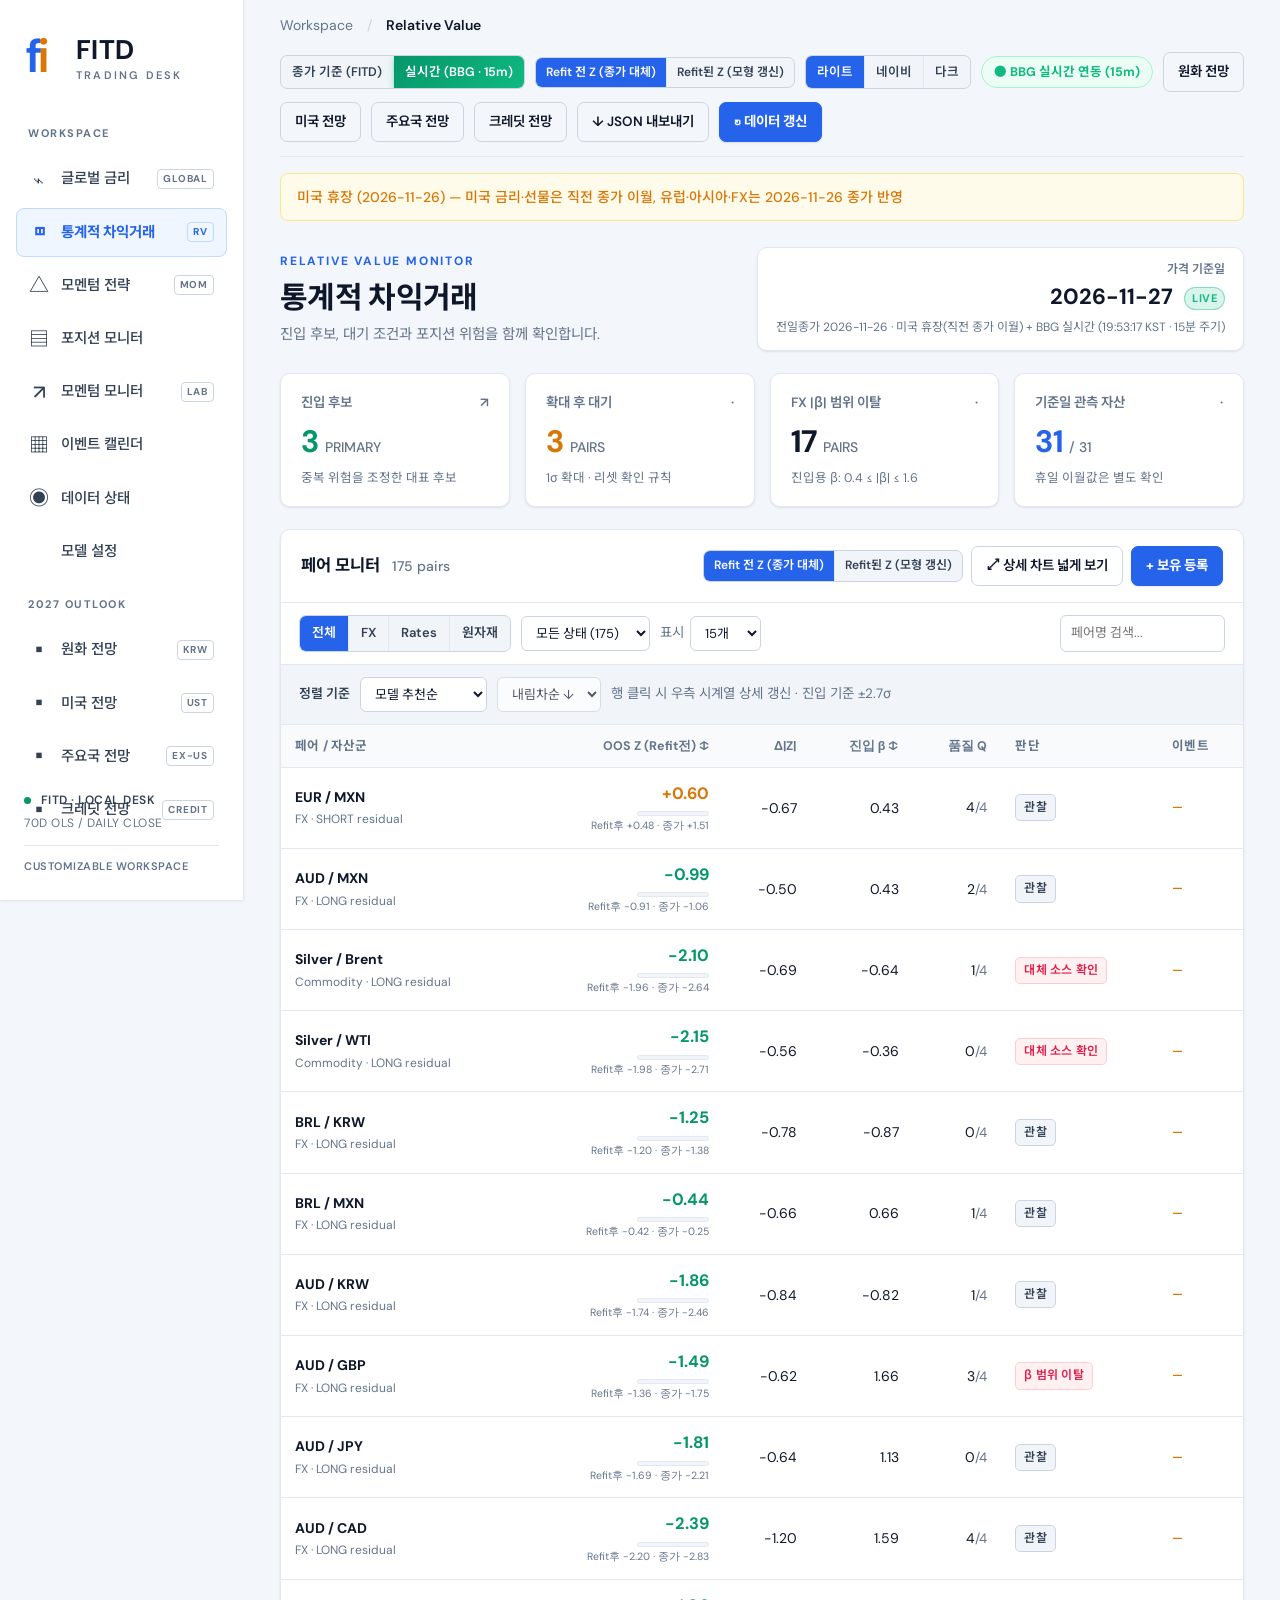
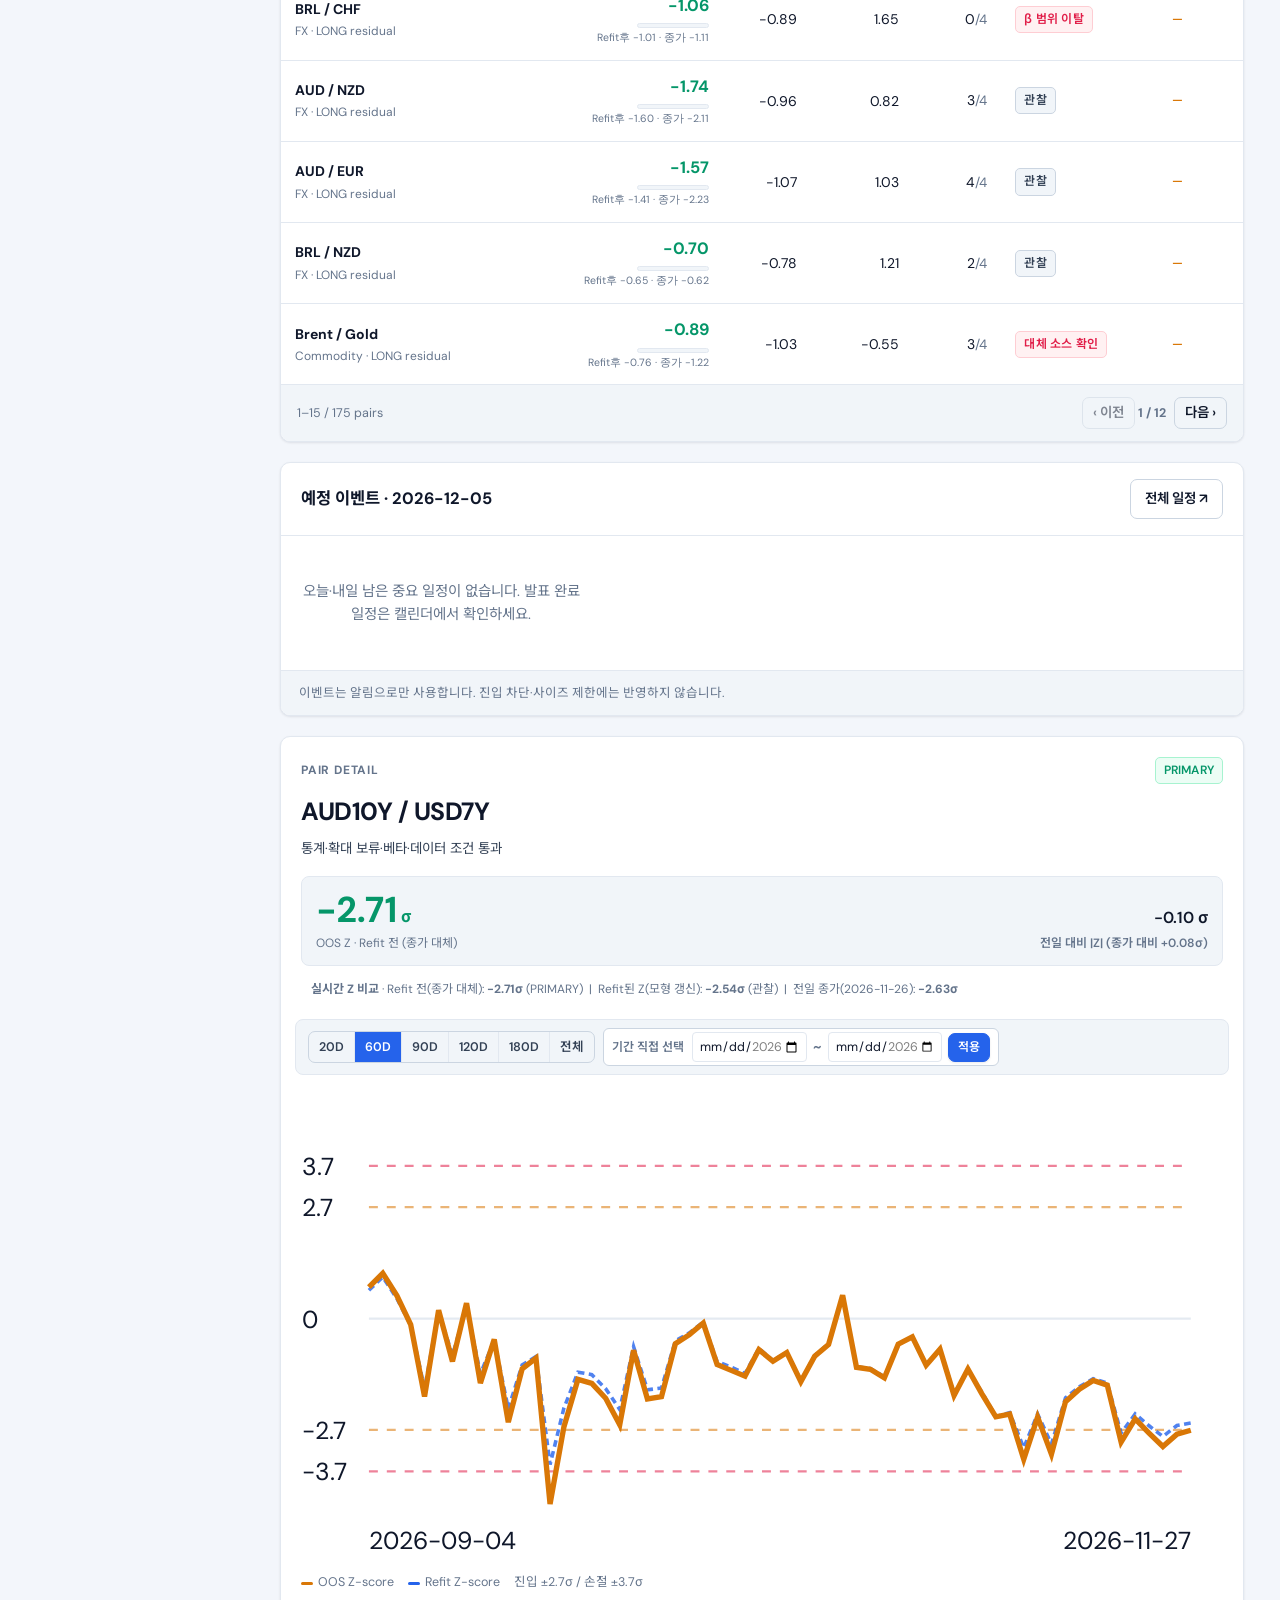
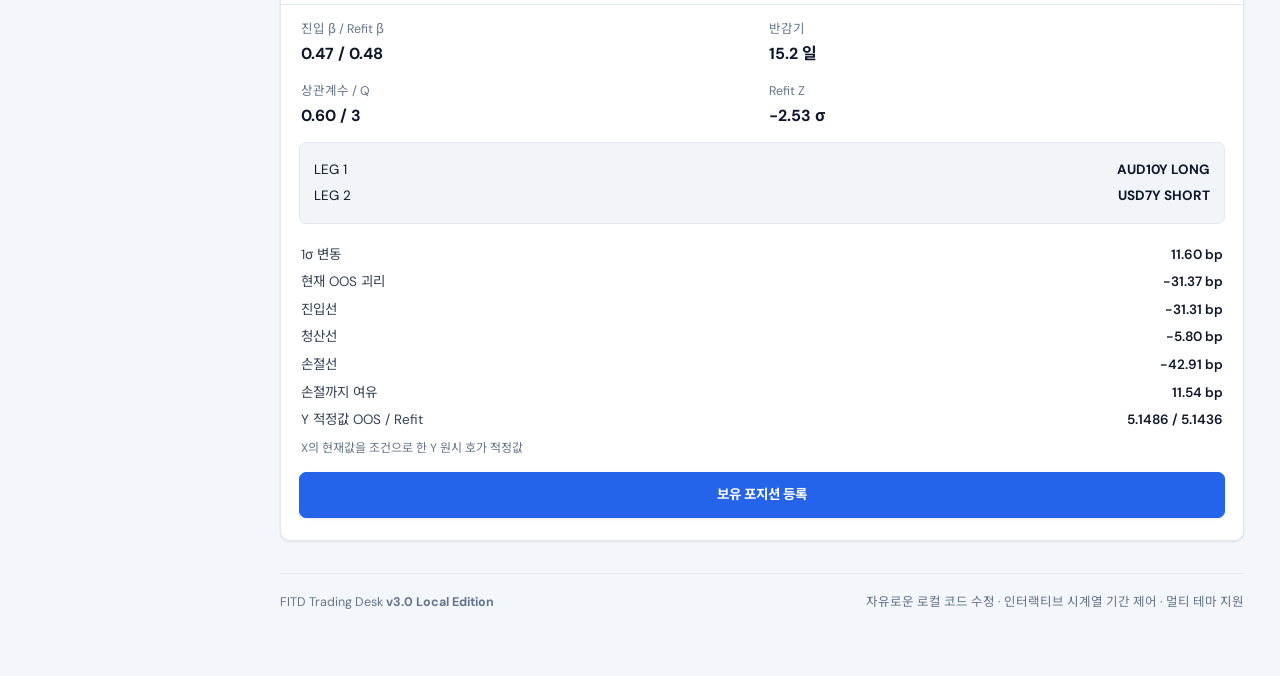
<file: index.html>
<!doctype html>
<html lang="ko" data-theme="light">
<head>
  <meta charset="utf-8">
  <meta name="viewport" content="width=device-width,initial-scale=1">
  <meta name="description" content="FITD 기반 글로벌 금리, 통계적 차익거래(RV), 포지션 및 모멘텀·CTA 연구 대시보드">
  <title>FITD · Trading Desk</title>
  <script>
    (function() {
      try {
        var saved = localStorage.getItem('fitd-theme') || 'light';
        if (['light', 'slate', 'dark'].indexOf(saved) === -1) saved = 'light';
        document.documentElement.setAttribute('data-theme', saved);
      } catch (e) {}

      // Cloud Static Host Adapter (GitHub Pages / Vercel / Netlify / Non-local static hosting)
      var isLocalServer = (location.hostname === 'localhost' || location.hostname === '127.0.0.1' || location.port === '8090');
      if (!isLocalServer) {
        var origFetch = window.fetch.bind(window);
        var cloudBust = Math.floor(Date.now() / 15000);
        var useLocalBridgeUntil = 0;
        var LOCAL_API_BASE = 'http://localhost:8090';
        var LOCAL_POS_KEY = 'fitd-cloud-local-positions';
        var lastCloudState = null;

        function loadLocalPositions() {
          try { return JSON.parse(localStorage.getItem(LOCAL_POS_KEY) || '[]'); } catch (e) { return []; }
        }
        function saveLocalPositions(arr) {
          try { localStorage.setItem(LOCAL_POS_KEY, JSON.stringify(arr)); } catch (e) {}
        }
        function makeJsonResp(obj, status) {
          return new Response(JSON.stringify(obj), {
            status: status || 200,
            headers: { 'Content-Type': 'application/json; charset=utf-8' }
          });
        }
        function tryLocalBridge(urlStr, init, timeoutMs) {
          var ctrl = typeof AbortController !== 'undefined' ? new AbortController() : null;
          var timer = ctrl ? setTimeout(function() { ctrl.abort(); }, timeoutMs || 3000) : null;
          var opts = Object.assign({}, init || {});
          if (ctrl) opts.signal = ctrl.signal;
          return origFetch(LOCAL_API_BASE + urlStr, opts).then(function(r) {
            if (timer) clearTimeout(timer);
            if (!r.ok) throw new Error('HTTP ' + r.status);
            useLocalBridgeUntil = Date.now() + 90000;
            return r;
          }, function(err) {
            if (timer) clearTimeout(timer);
            throw err;
          });
        }
        function handleLocalBrowserPosition(body) {
          var arr = loadLocalPositions();
          var act = body && body.action;
          var nowIso = new Date().toISOString();
          var st = lastCloudState || {};
          var asOf = st.as_of || nowIso.slice(0, 10);
          var assetsMap = {};
          (st.assets || []).forEach(function(a) { assetsMap[a.id] = a; });

          if (act === 'manual_open') {
            var leg1 = body.leg1;
            var leg2 = body.leg2 || null;
            var a1 = assetsMap[leg1] || { name: leg1, class: 'FX' };
            var a2 = leg2 ? (assetsMap[leg2] || { name: leg2 }) : null;
            var cls = a1.class || 'FX';
            var krw = cls === 'Rates' && (body.rates_currency || 'KRW') === 'KRW';
            var s1 = cls === 'Rates'
              ? (Number(krw ? body.total_sensitivity_manwon : body.total_dv01_usd) || 100) * (krw ? 10000 : 1) * (leg2 ? (Number(body.leg1_weight || 50) / 100) : 1)
              : (Number(body.mio1 || 1) * 1e6);
            var s2 = !leg2 ? 0 : (cls === 'Rates'
              ? (Number(krw ? body.total_sensitivity_manwon : body.total_dv01_usd) || 100) * (krw ? 10000 : 1) * (1 - Number(body.leg1_weight || 50) / 100)
              : (Number(body.mio2 || 1) * 1e6));
            var pid = 'local_' + Math.random().toString(16).slice(2, 10);
            var q1 = Number(body.quote1 || 0);
            var q2 = leg2 ? Number(body.quote2 || 0) : null;
            var rowMatch = (st.rows || []).find(function(r) { return r.id === (leg1 + '-' + leg2) || r.id === (leg2 + '-' + leg1); });
            var newPos = {
              id: pid,
              schema_version: 2,
              revision: 1,
              pair_id: leg2 ? (leg1 + '-' + leg2) : leg1,
              name: a2 ? (a1.name + ' / ' + a2.name) : a1.name,
              asset_class: cls,
              pnl_currency: cls === 'Rates' ? (body.rates_currency || 'KRW') : 'USD',
              strategy: body.strategy || 'MANUAL',
              shape: leg2 ? (body.shape || 'PAIR') : 'SINGLE',
              leg1: leg1,
              leg2: leg2,
              node1: a1.name,
              node2: a2 ? a2.name : null,
              side1: Number(body.side1 || 1),
              side2: leg2 ? Number(body.side2 || -1) : 0,
              entry_date: body.entry_date || asOf,
              status: 'OPEN',
              monitor: 'HOLD',
              monitor_flags: [{ code: 'HOLD', reason: '클라우드 브라우저 로컬 저장 포지션 (전사 공유 등록은 메인 데스크 PC에서 자동 동기화됩니다)' }],
              leg1_size: s1,
              leg2_size: s2,
              current_leg1_size: s1,
              current_leg2_size: s2,
              remaining_fraction: 1.0,
              entry_quote1: q1,
              entry_quote2: q2,
              average_entry_quote1: q1,
              average_entry_quote2: q2,
              pnl: 0,
              realized_pnl: 0,
              unrealized_pnl: 0,
              fixed_z: rowMatch ? Number(rowMatch.oos_z || 0) : 0,
              entry_fixed_z: rowMatch ? Number(rowMatch.oos_z || 0) : 0,
              current_oos_z: rowMatch ? Number(rowMatch.oos_z || 0) : 0,
              current_refit_z: rowMatch ? Number(rowMatch.refit_z || 0) : 0,
              exit_z: 0.5,
              stop_z: 3.7,
              hardcap: Number(body.hardcap || 0),
              notes: body.notes || '',
              lots: [{ id: pid + ':original', entry_date: body.entry_date || asOf, entry_quote1: q1, entry_quote2: q2, leg1_size: s1, leg2_size: s2, remaining_fraction: 1.0, unrealized_pnl: 0 }],
              events: [{ type: 'OPEN', trade_date: body.entry_date || asOf, quote1: q1, quote2: q2, leg1_size: s1, leg2_size: s2, remaining_fraction: 1.0, notes: body.notes || '', created_at: nowIso }],
              history_points: [],
              _browser_local: true
            };
            arr.unshift(newPos);
            saveLocalPositions(arr);
            return makeJsonResp({ ok: true, id: pid, local_only: true });
          }
          if (act === 'delete') {
            arr = arr.filter(function(p) { return p.id !== body.id; });
            saveLocalPositions(arr);
            return makeJsonResp({ ok: true, deleted: body.id, local_only: true });
          }
          var idx = arr.findIndex(function(p) { return p.id === body.id; });
          if (idx === -1) {
            return makeJsonResp({ error: '이 포지션은 메인 데스크 PC(localhost:8090)에서 관리되는 공유 포지션입니다. 메인 데스크 PC에서 수정/청산하면 클라우드에 자동 반영됩니다.' }, 400);
          }
          if (act === 'note') arr[idx].notes = body.notes || '';
          else if (act === 'close' || act === 'manual_close') {
            arr[idx].status = 'CLOSED';
            arr[idx].remaining_fraction = 0;
            arr[idx].exit_date = body.trade_date || asOf;
          } else if (act === 'manual_edit') {
            if (body.quote1 != null) arr[idx].entry_quote1 = arr[idx].average_entry_quote1 = Number(body.quote1);
            if (body.quote2 != null) arr[idx].entry_quote2 = arr[idx].average_entry_quote2 = Number(body.quote2);
            if (body.notes != null) arr[idx].notes = body.notes;
          }
          saveLocalPositions(arr);
          return makeJsonResp({ ok: true, id: body.id, local_only: true });
        }

        window.fetch = function(input, init) {
          var urlStr = typeof input === 'string' ? input : (input && input.url ? input.url : String(input));
          var method = (init && init.method ? init.method : 'GET').toUpperCase();
          var modePref = 'live';
          try { modePref = localStorage.getItem('fitd-data-mode') || 'live'; } catch (e) {}
          if (urlStr.indexOf('mode=close') !== -1) modePref = 'close';
          else if (urlStr.indexOf('mode=live') !== -1) modePref = 'live';

          // Bridge write actions (/api/positions, /api/settings) to local server if available on this PC, else browser-local fallback
          if (urlStr.indexOf('/api/positions') === 0 && method === 'POST') {
            var reqBody = {};
            try { reqBody = JSON.parse((init && init.body) || '{}'); } catch (e) {}
            return tryLocalBridge(urlStr, init, 4000).catch(function() {
              return handleLocalBrowserPosition(reqBody);
            });
          }
          if (urlStr.indexOf('/api/settings') === 0 && method === 'POST') {
            return tryLocalBridge(urlStr, init, 4000).catch(function() {
              return makeJsonResp({ ok: true, local_only: true });
            });
          }
          if (urlStr.indexOf('/api/refresh') === 0) {
            cloudBust = Date.now();
            return tryLocalBridge(urlStr, init, 6000).catch(function() {
              return origFetch('./data/cloud-status.json?t=' + cloudBust, { cache: 'no-store' });
            });
          }
          if (urlStr.indexOf('/api/') === 0 && Date.now() < useLocalBridgeUntil) {
            return tryLocalBridge(urlStr, init, 3000).catch(function() {
              useLocalBridgeUntil = 0;
              return window.fetch(input, init);
            });
          }

          var ts = 't=' + cloudBust;
          if (urlStr.indexOf('/api/data-mode') === 0) {
            if (method === 'POST' && init && init.body) {
              try {
                var b = JSON.parse(init.body);
                if (b.mode) localStorage.setItem('fitd-data-mode', b.mode);
                if (b.force_refresh) cloudBust = Date.now();
              } catch (e) {}
            }
            return origFetch('./data/cloud-status.json?t=' + cloudBust, { cache: 'no-store' });
          }
          if (urlStr.indexOf('/api/state') === 0) {
            return origFetch('./data/state-' + modePref + '.json?' + ts, { cache: 'no-store' }).then(function(resp) {
              if (!resp.ok) return resp;
              return resp.json().then(function(stObj) {
                lastCloudState = stObj;
                var lp = loadLocalPositions();
                if (lp.length) {
                  var existingIds = {};
                  (stObj.positions || []).forEach(function(p) { existingIds[p.id] = true; });
                  var merged = (stObj.positions || []).slice();
                  lp.forEach(function(p) { if (!existingIds[p.id]) merged.unshift(p); });
                  stObj.positions = merged;
                }
                return makeJsonResp(stObj, 200);
              });
            });
          }
          if (urlStr.indexOf('/api/momentum-cta') === 0) {
            return origFetch('./data/momentum-cta-' + modePref + '.json?' + ts, { cache: 'no-store' });
          }
          if (urlStr.indexOf('/api/cta-monitor') === 0) {
            return origFetch('./data/cta-monitor-' + modePref + '.json?' + ts, { cache: 'no-store' });
          }
          if (urlStr.indexOf('/api/recipe1-control') === 0) {
            return origFetch('./data/recipe1-control.json?' + ts, { cache: 'no-store' });
          }
          if (urlStr.indexOf('/api/active-4e') === 0) {
            return origFetch('./data/active-4e-' + modePref + '.json?' + ts, { cache: 'no-store' });
          }
          if (urlStr.indexOf('/api/momentum-strategy') === 0) {
            return origFetch('./data/momentum-strategy.json?' + ts, { cache: 'no-store' });
          }
          if (urlStr.indexOf('/api/fx-momentum-synergy') === 0 || urlStr.indexOf('/data/fx-momentum-synergy.json') === 0) {
            return origFetch('./data/fx-momentum-synergy.json?' + ts, { cache: 'no-store' });
          }
          if (urlStr.indexOf('/data/') === 0) {
            return origFetch('.' + urlStr, init);
          }
          return origFetch(input, init);
        };
      }
    })();
  </script>
  <link rel="stylesheet" href="./app.css?v=5">
</head>
<body>
  <aside class="sidebar">
    <a class="brand" href="#rv" aria-label="FITD 홈">
      <span class="logo">f<span>i</span></span>
      <span>FITD<span class="brand-sub">TRADING DESK</span></span>
    </a>

    <div class="nav-label">WORKSPACE</div>
    <nav aria-label="주 메뉴">
      <button data-tab="treasury" class="nav"><span>⌁</span> 글로벌 금리 <i>GLOBAL</i></button>
      <button data-tab="rv" class="nav active"><span>◫</span> 통계적 차익거래 <i>RV</i></button>
      <button data-tab="mom_strategy" class="nav"><span>△</span> 모멘텀 전략 <i>MOM</i></button>
      <button data-tab="book" class="nav"><span>▤</span> 포지션 모니터</button>
      <button data-tab="momentum" class="nav"><span>↗</span> 모멘텀 모니터 <i>LAB</i></button>
      <button data-tab="events" class="nav"><span>▦</span> 이벤트 캘린더</button>
      <button data-tab="data" class="nav"><span>◉</span> 데이터 상태</button>
      <button data-tab="settings" class="nav"><span></span> 모델 설정</button>
    </nav>

    <div class="nav-label" style="margin-top:20px">2027 OUTLOOK</div>
    <nav aria-label="2027 연간전망 리포트">
      <a href="./krw-2027-outlook.html" class="nav"><span>▪</span> 원화 전망 <i>KRW</i></a>
      <a href="./ust-2027-outlook.html" class="nav"><span>▪</span> 미국 전망 <i>UST</i></a>
      <a href="./global-2027-outlook.html" class="nav"><span>▪</span> 주요국 전망 <i>EX-US</i></a>
      <a href="./credit-2027-outlook.html" class="nav"><span>▪</span> 크레딧 전망 <i>CREDIT</i></a>
    </nav>

    <div class="sidebar-bottom">
      <span class="small-dot"></span> FITD · LOCAL DESK
      <p>70D OLS / DAILY CLOSE</p>
      <div class="privacy">CUSTOMIZABLE WORKSPACE</div>
    </div>
  </aside>

  <main>
    <header class="topbar">
      <div class="breadcrumb">
        Workspace <span>/</span> <b id="crumb">Relative Value</b>
      </div>
      <div class="top-actions">
        <div class="mode-switcher segmented" role="group" aria-label="데이터 소스 모드 선택">
          <button type="button" data-mode-btn="close" class="on" title="FITD DB 매일 오전 8시 전일자 종가 기준">종가 기준 (FITD)</button>
          <button type="button" data-mode-btn="live" title="전일 종가 유지 + 블룸버그 실시간 시계열 추가 (15분 주기 자동 갱신)">실시간 (BBG · 15m)</button>
        </div>
        <div class="z-basis-switcher segmented" id="z-basis-switcher" role="group" aria-label="실시간 Z-Score 기준 선택" hidden>
          <button type="button" data-z-basis-btn="prerefit" class="on" title="전일 종가 모형(Refit 전)을 유지하고 전일 종가를 현재 실시간 가격으로 대체해 평가합니다">Refit 전 Z (종가 대체)</button>
          <button type="button" data-z-basis-btn="refit" title="전일 종가까지 70일 모형을 Refit한 뒤 오늘 실시간 가격을 새 시계열 점으로 추가해 평가합니다">Refit된 Z (모형 갱신)</button>
        </div>
        <div class="theme-switcher segmented" role="group" aria-label="화면 테마 선택">
          <button type="button" data-theme-btn="light" title="밝고 선명한 화이트/슬레이트 테마">라이트</button>
          <button type="button" data-theme-btn="slate" title="눈이 편안한 소프트 네이비 테마">네이비</button>
          <button type="button" data-theme-btn="dark" title="고대비 다크 테마">다크</button>
        </div>
        <span class="connection" id="connection">연결 확인 중</span>
        <a class="btn quiet" href="./krw-2027-outlook.html" title="국내 증권사 2027 원화채 연간전망">원화 전망</a>
        <a class="btn quiet" href="./ust-2027-outlook.html" title="해외 IB 2027 미국 매크로 & 미국채 연간전망">미국 전망</a>
        <a class="btn quiet" href="./global-2027-outlook.html" title="해외 IB 2027 미국 외 주요국 매크로 & 국채 연간전망">주요국 전망</a>
        <a class="btn quiet" href="./credit-2027-outlook.html" title="2027 원화·글로벌 크레딧 연간전망">크레딧 전망</a>
        <button class="btn quiet" id="export">↓ JSON 내보내기</button>
        <button class="btn primary" id="refresh">↻ 데이터 갱신</button>
      </div>
    </header>

    <div id="notice" class="notice" hidden></div>

    <div class="page-head">
      <div>
        <div class="eyebrow" id="eyebrow">RELATIVE VALUE MONITOR</div>
        <h1 id="title">통계적 차익거래</h1>
        <p id="subtitle">진입 후보, 대기 조건과 포지션 위험을 함께 확인합니다.</p>
      </div>
      <div class="asof">
        <span>가격 기준일</span>
        <strong id="asof">—</strong>
        <small id="updated">데이터를 불러오는 중</small>
      </div>
    </div>

    <div id="loading" class="loading">
      <div class="spinner"></div>
      <h2>FITD 모델 결과를 불러옵니다</h2>
      <p>로컬 서버 및 DB/원격 상태를 동기화하고 있습니다.</p>
    </div>

    <section id="view" hidden></section>

    <footer>
      <span>FITD Trading Desk <b>v3.0 Local Edition</b></span>
      <span>자유로운 로컬 코드 수정 · 인터랙티브 시계열 기간 제어 · 멀티 테마 지원</span>
    </footer>
  </main>

  <div id="toast" role="status"></div>
  <dialog id="position-dialog" aria-label="포지션 입력"></dialog>

  <script type="module" src="./app.js?v=24"></script>
</body>
</html>
</file>
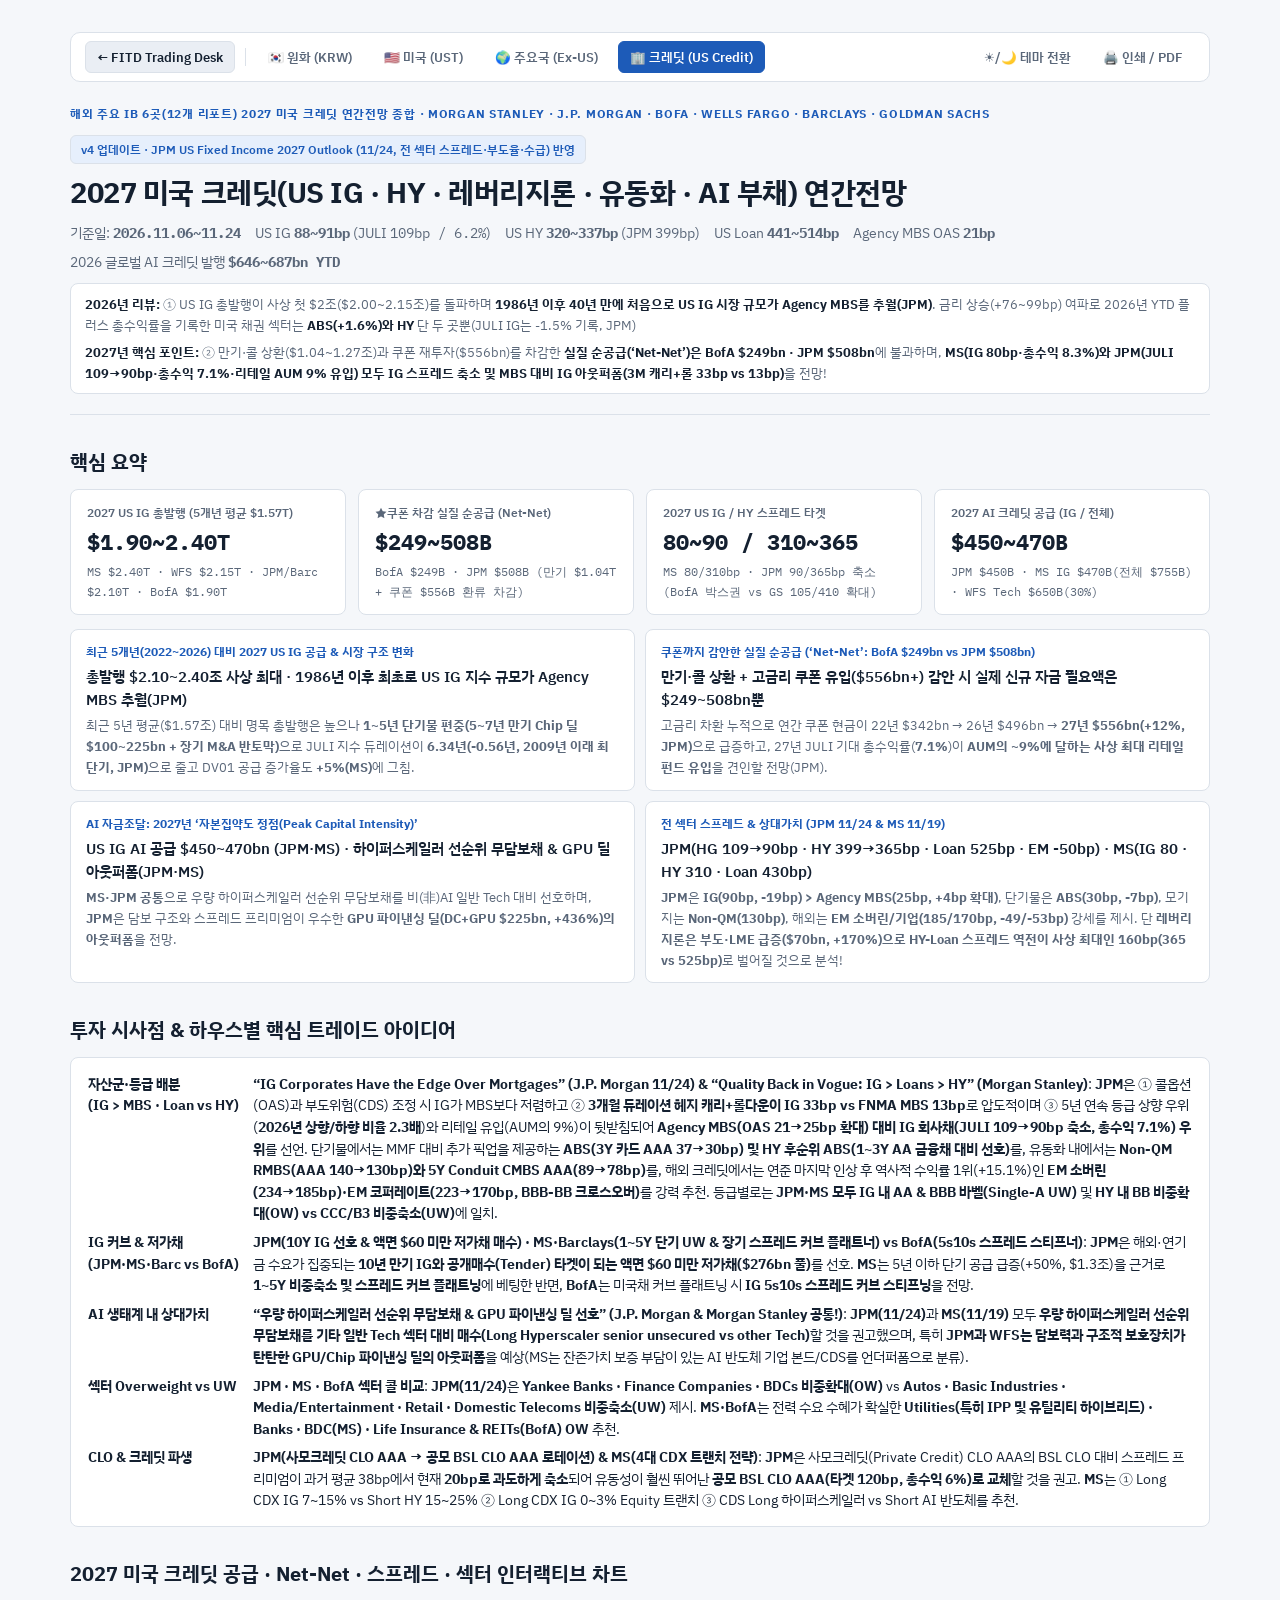
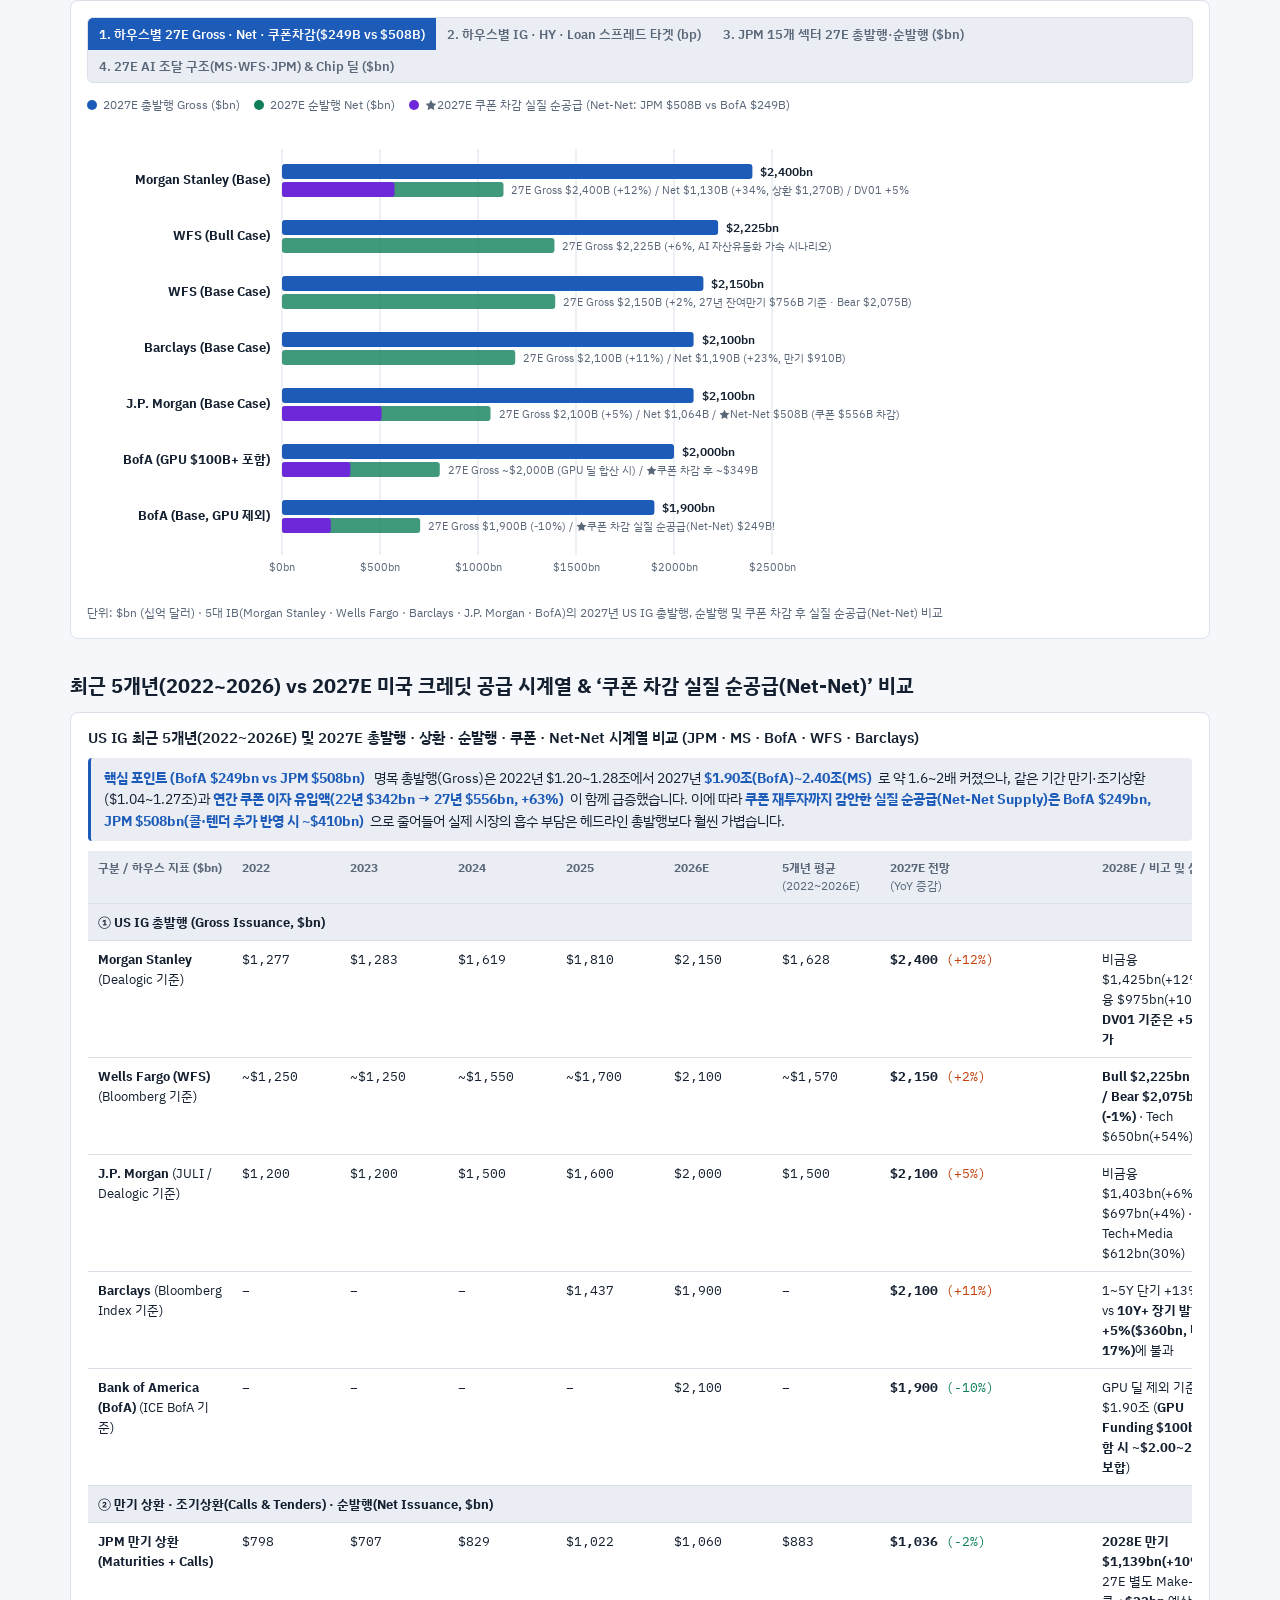
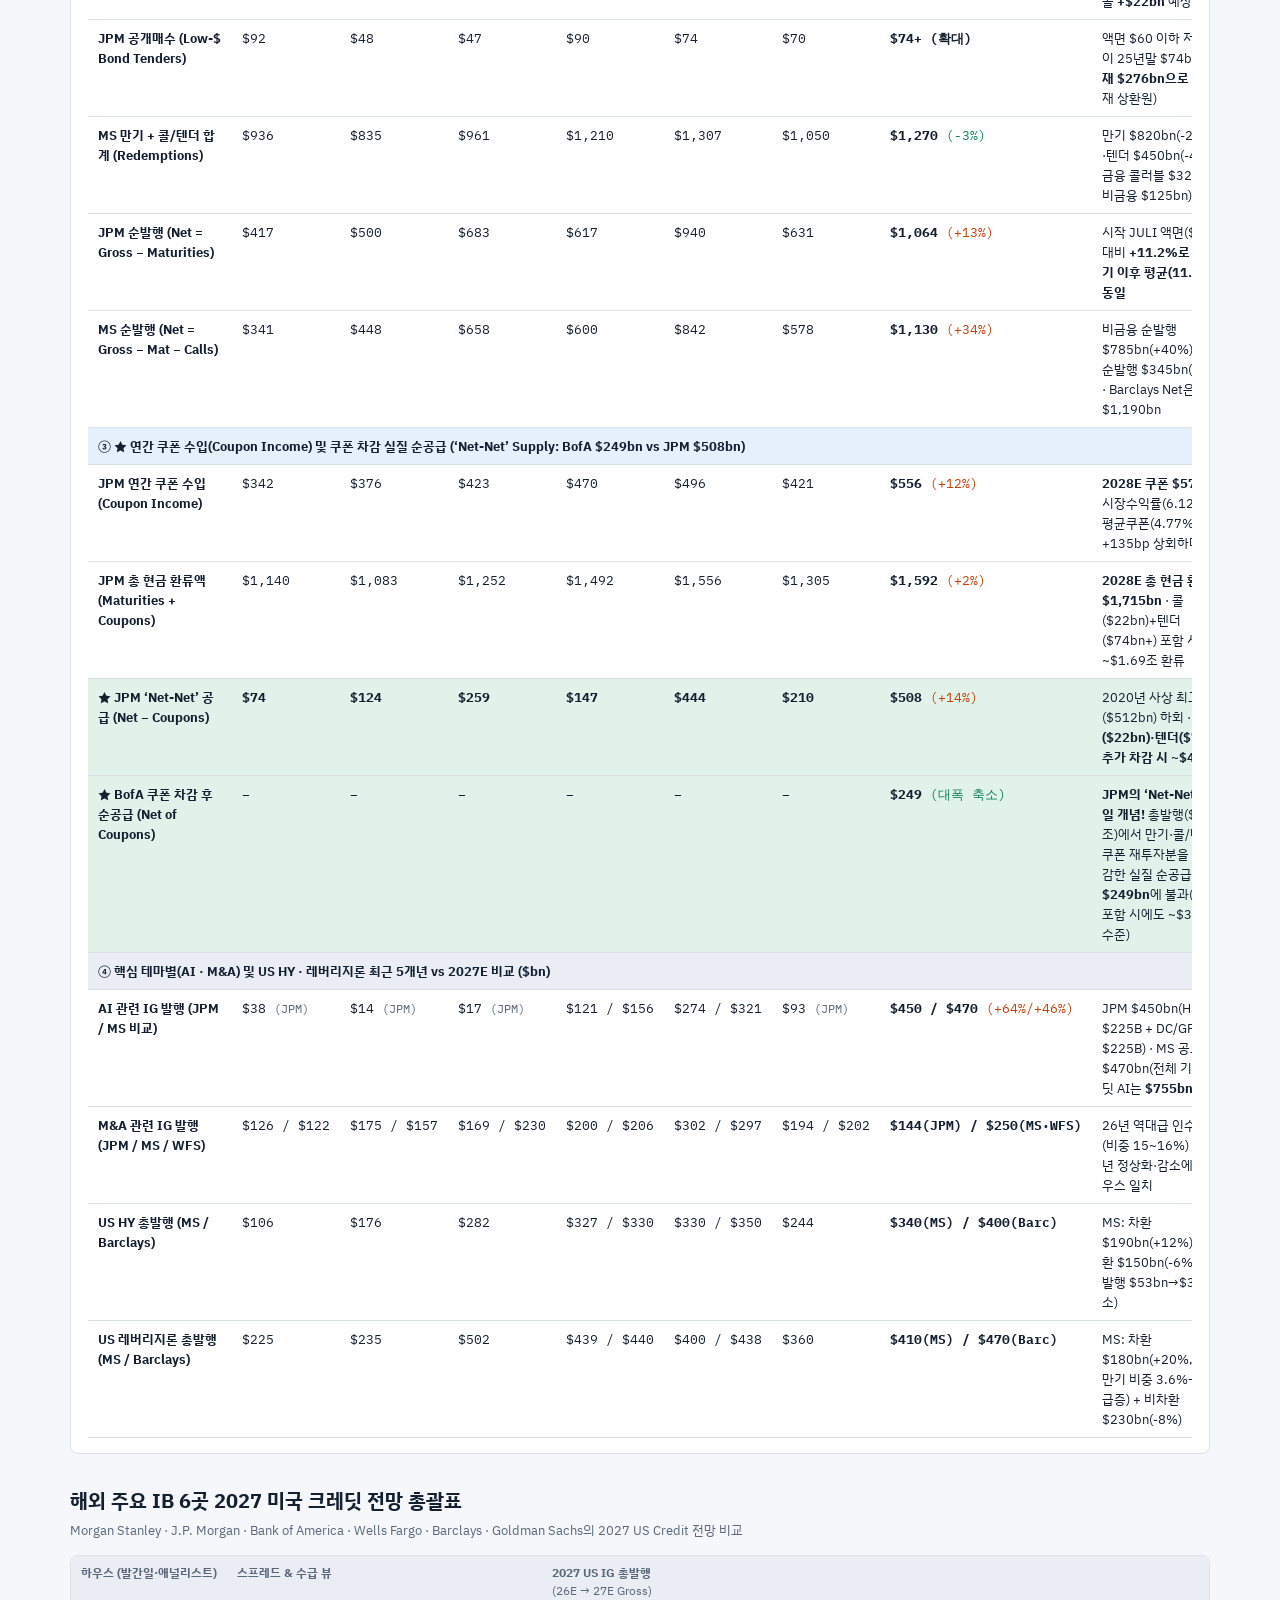
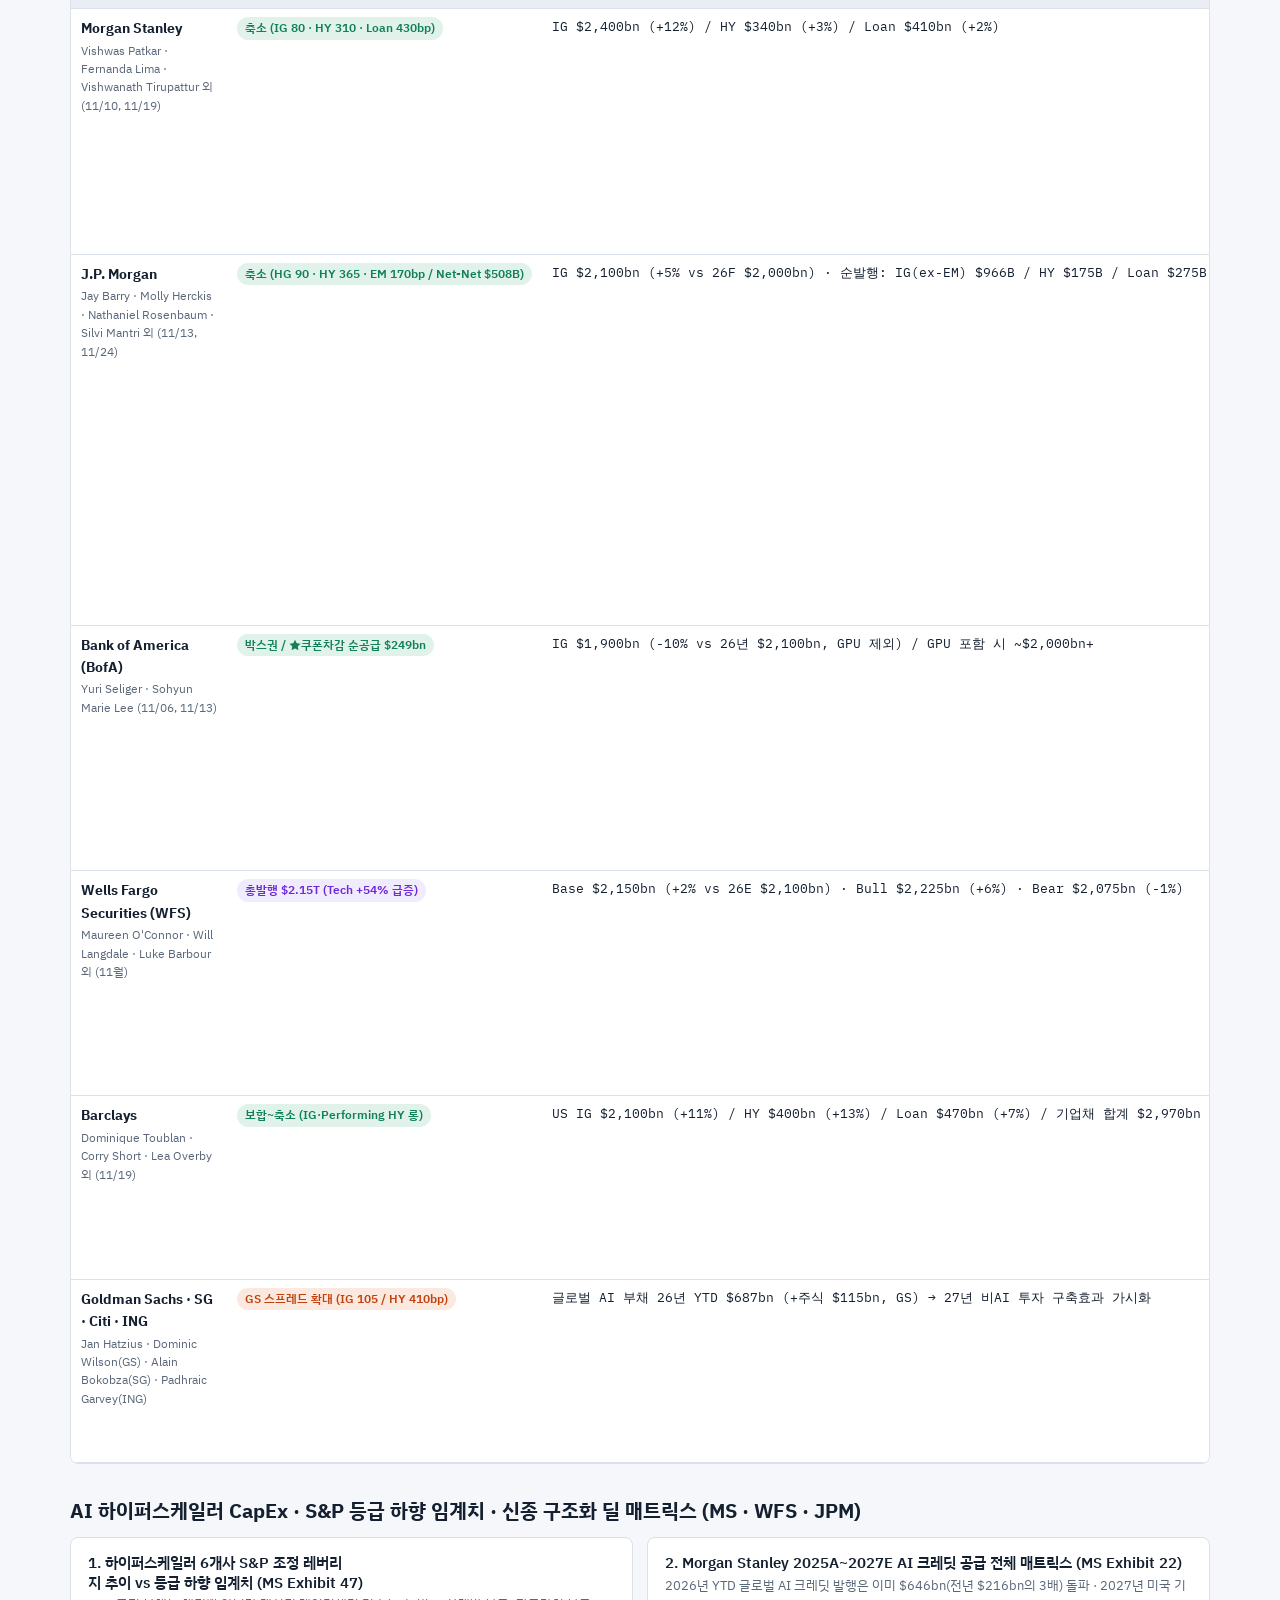
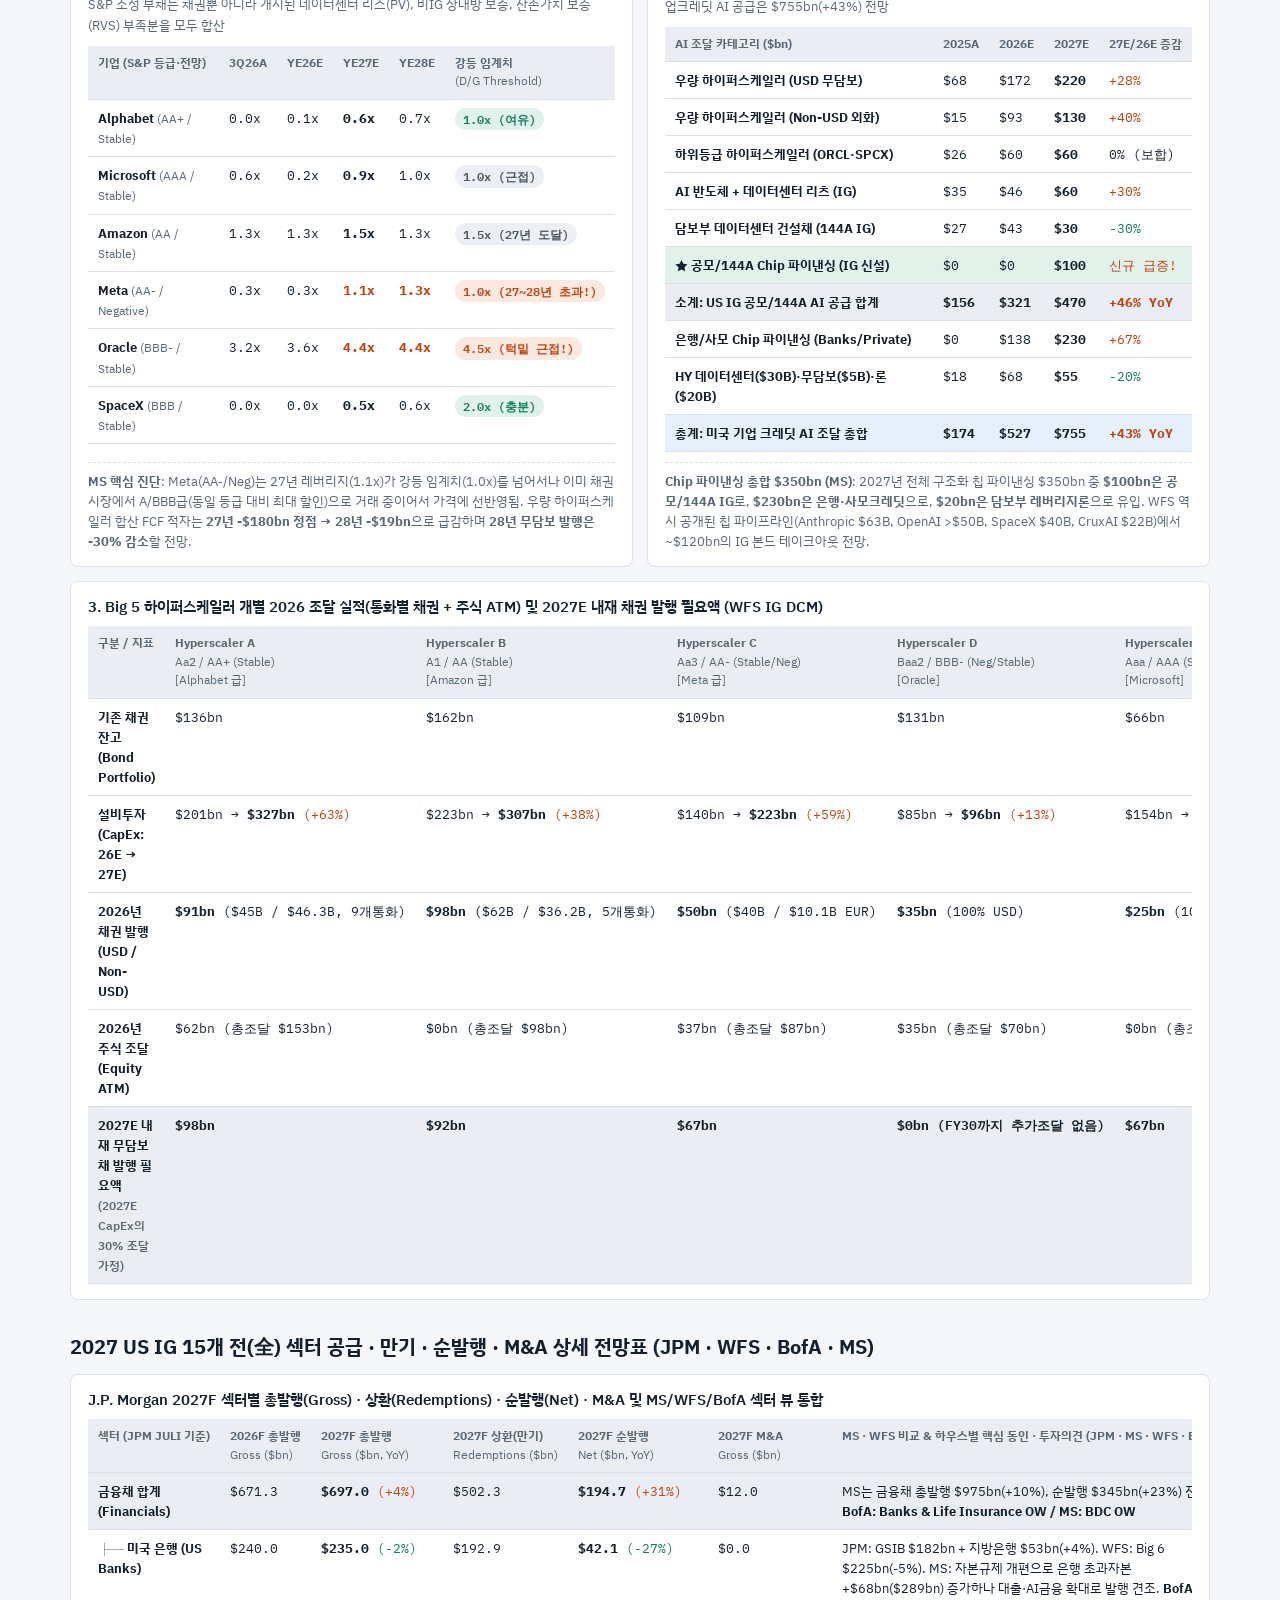
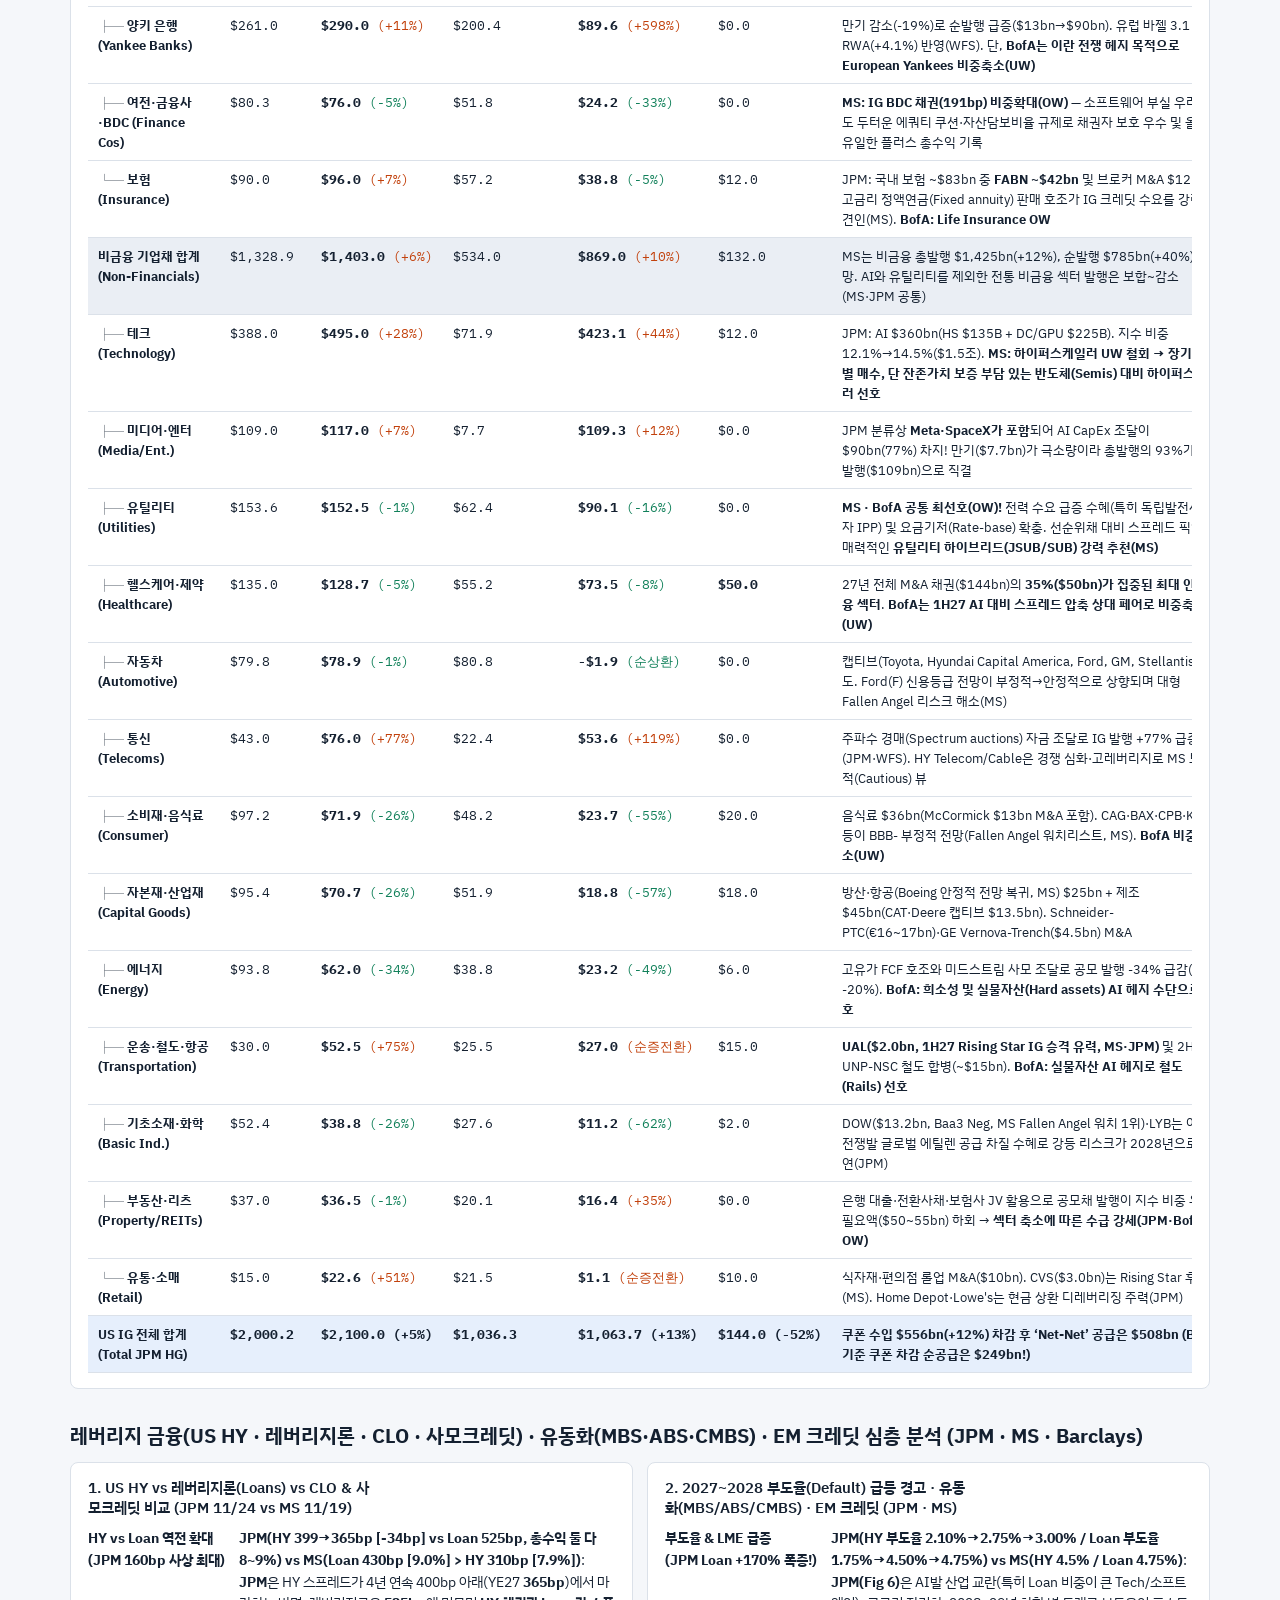
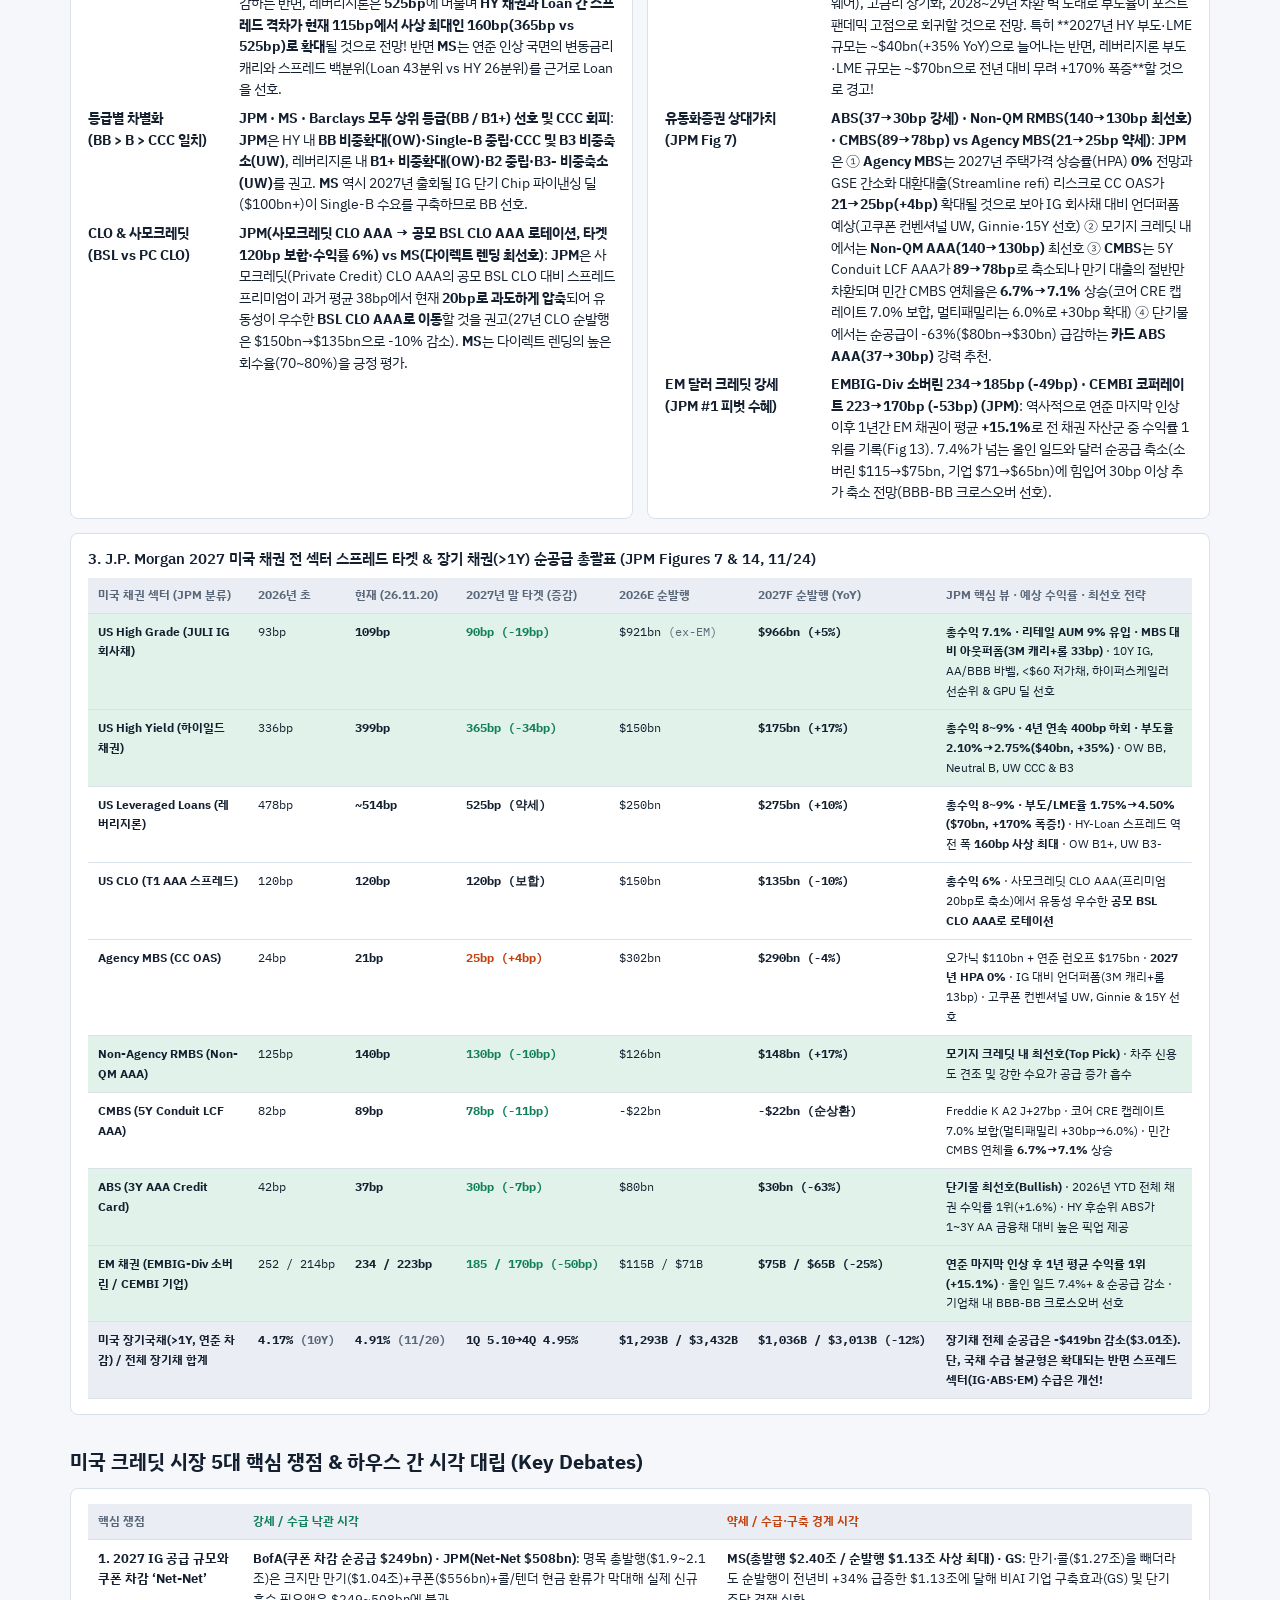
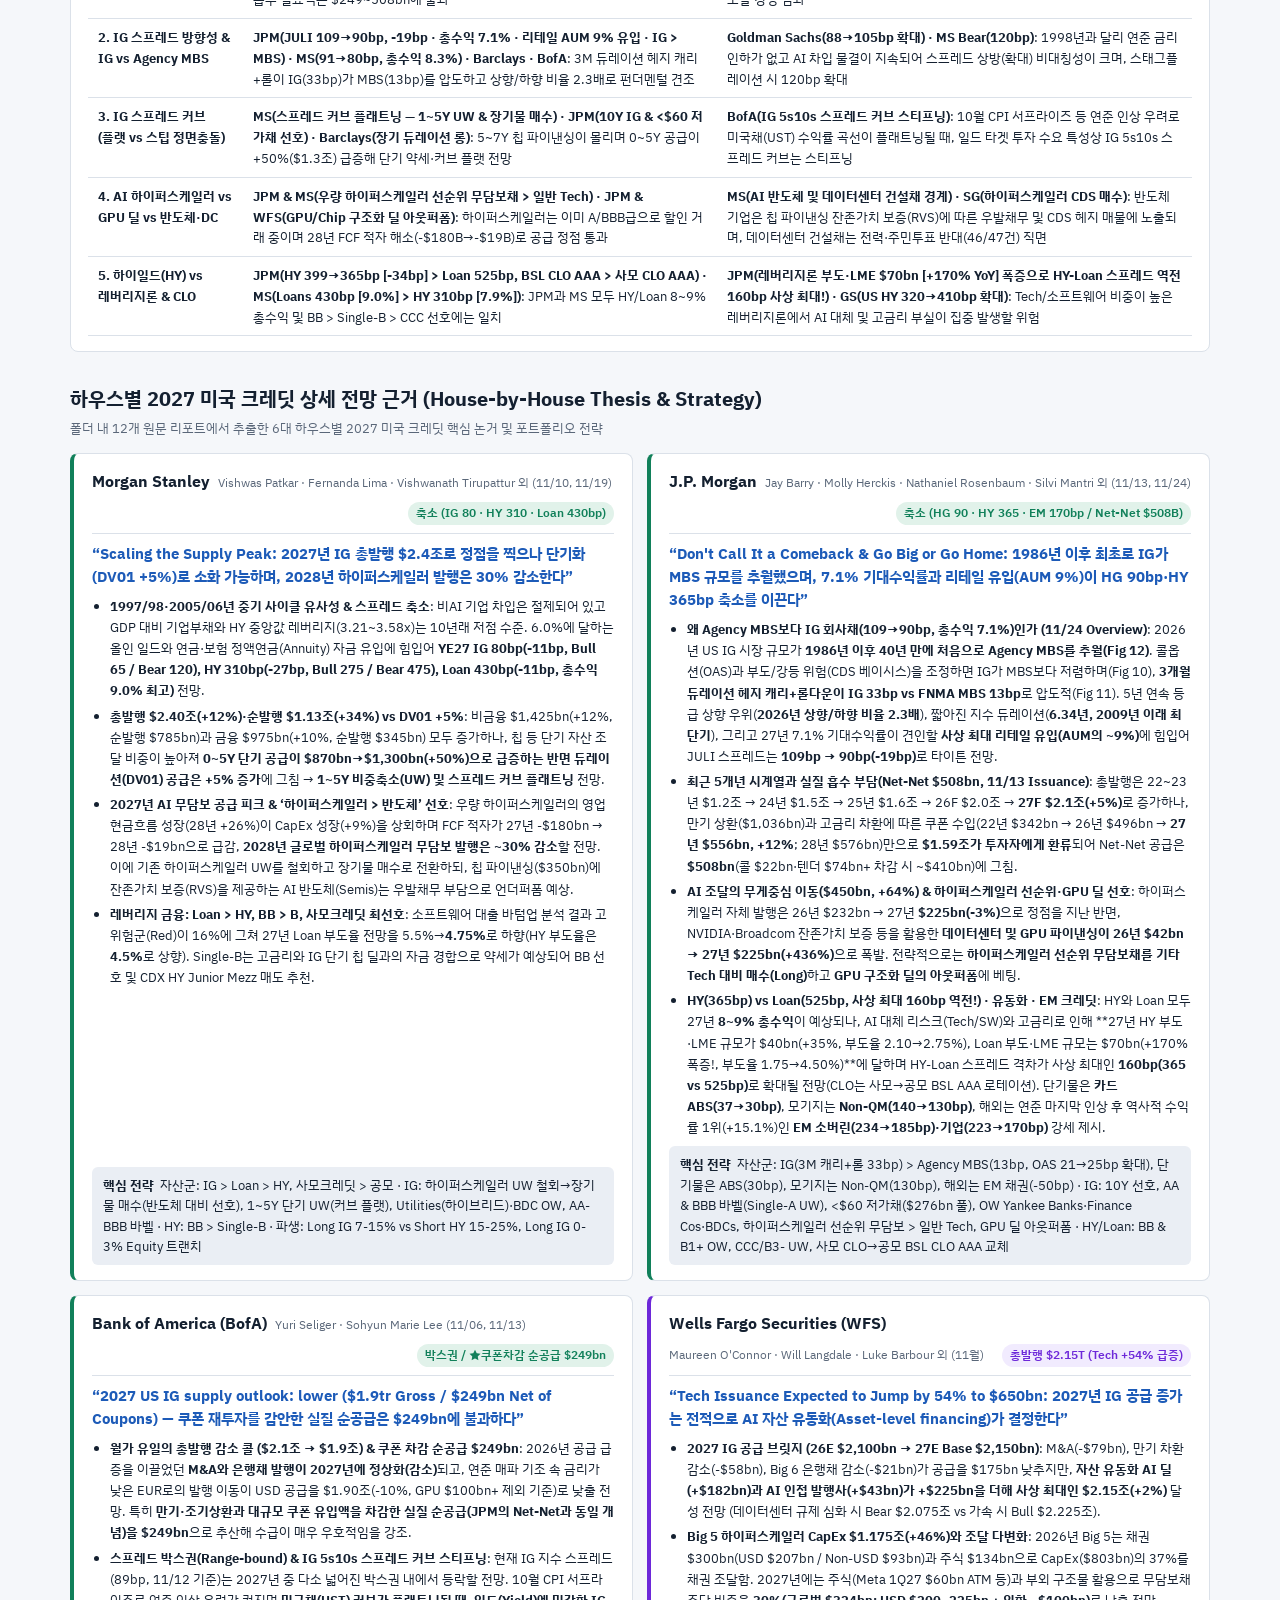
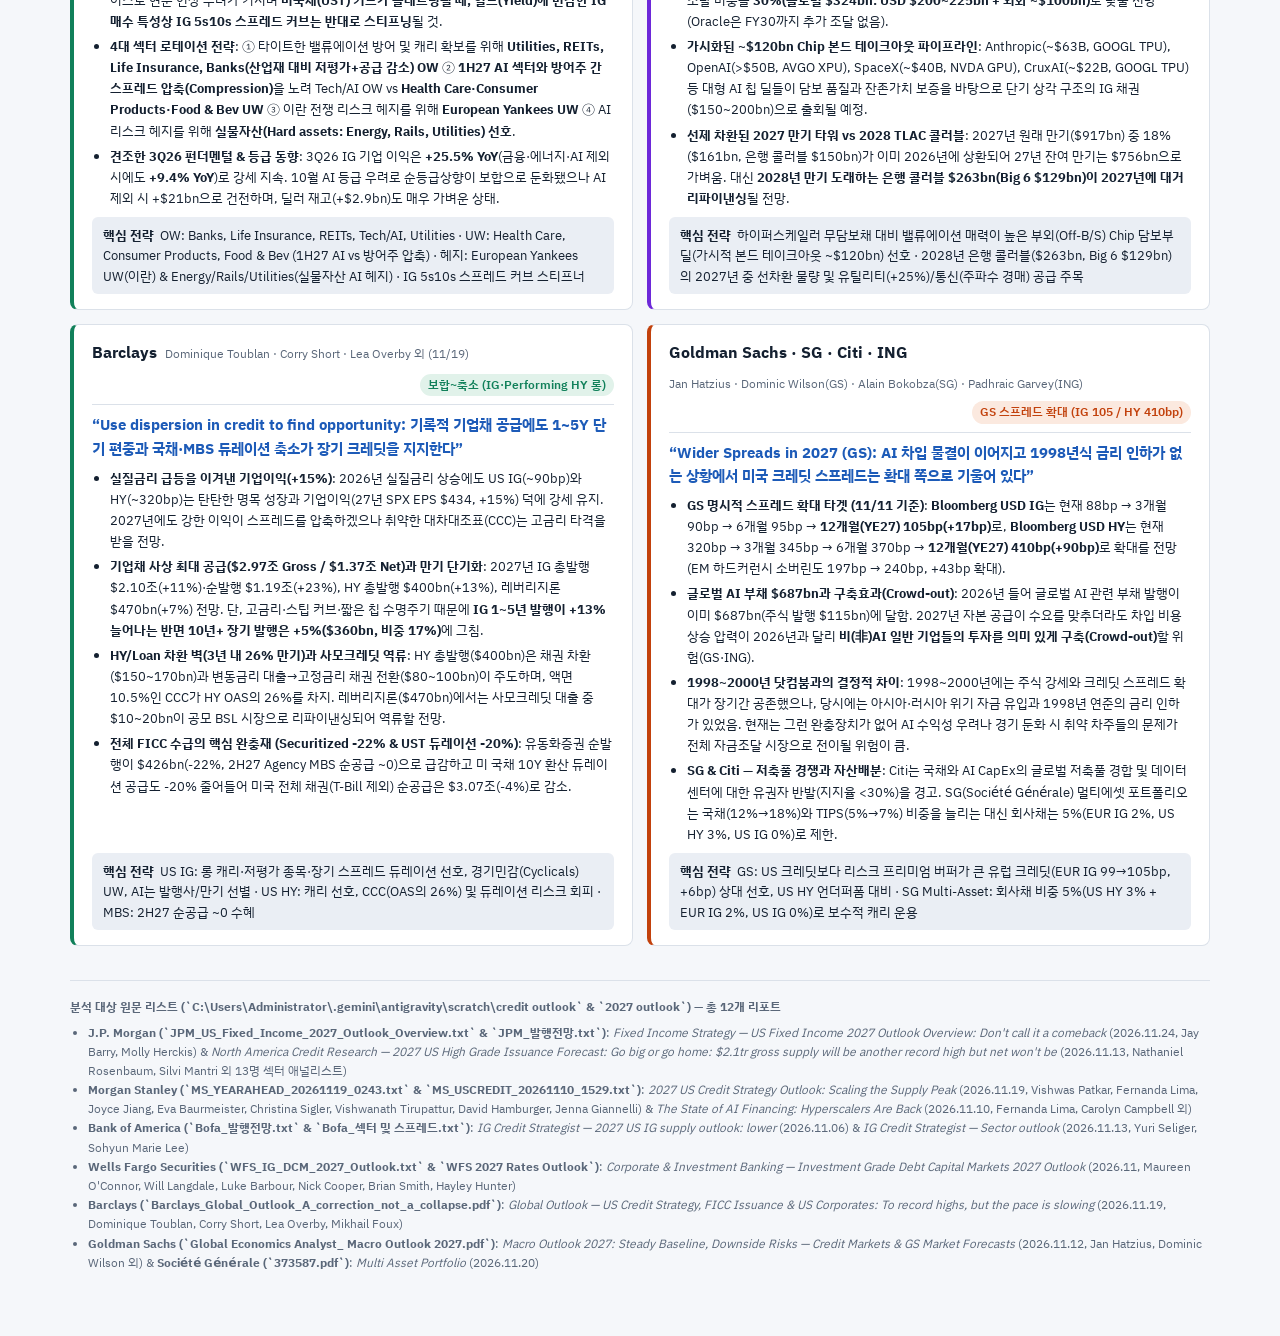
<file: credit-2027-outlook.html>
<!doctype html>
<html lang="ko">
<head>
<meta charset="utf-8">
<meta name="viewport" content="width=device-width,initial-scale=1,viewport-fit=cover">
<title>2027 미국 크레딧(US Credit) 연간전망 종합 (v3)</title>
<link rel="stylesheet" href="https://fonts.googleapis.com/css2?family=IBM+Plex+Sans+KR:wght@400;500;600;700&family=IBM+Plex+Mono:wght@400;500;600&display=swap">
<style>
:root{
  --bg:#f5f7fa; --surface:#ffffff; --fg:#142030; --muted:#5a6779; --line:#dbe1e9; --soft:#eaeef4;
  --accent:#1d5bb8; --accent-soft:#e6effc;
  --bull:#11805a; --bull-soft:#e1f2ea;
  --bear:#c2410c; --bear-soft:#fbe9df;
  --neutral:#4b5563; --neutral-soft:#eceff3;
  --now:#b8860b; --purple:#6d28d9; --purple-soft:#f1ebfe;
  --teal:#0d9488; --teal-soft:#ccfbf1;
  --f-body:"IBM Plex Sans KR","Apple SD Gothic Neo","Malgun Gothic",system-ui,sans-serif;
  --f-mono:"IBM Plex Mono",ui-monospace,"SFMono-Regular",Consolas,monospace;
}
@media (prefers-color-scheme: dark){:root:not([data-theme="light"]){
  --bg:#0f141b; --surface:#161d27; --fg:#e4e9f0; --muted:#97a3b4; --line:#2a3442; --soft:#1d2531;
  --accent:#6ea2ef; --accent-soft:#192a42;
  --bull:#4cc596; --bull-soft:#15302a;
  --bear:#f08a5d; --bear-soft:#3a2219;
  --neutral:#a1abb9; --neutral-soft:#232b36;
  --now:#e3b341; --purple:#a78bfa; --purple-soft:#281e46;
  --teal:#2dd4bf; --teal-soft:#133836;
  color-scheme:dark;
}}
:root[data-theme="dark"]{
  --bg:#0f141b; --surface:#161d27; --fg:#e4e9f0; --muted:#97a3b4; --line:#2a3442; --soft:#1d2531;
  --accent:#6ea2ef; --accent-soft:#192a42;
  --bull:#4cc596; --bull-soft:#15302a;
  --bear:#f08a5d; --bear-soft:#3a2219;
  --neutral:#a1abb9; --neutral-soft:#232b36;
  --now:#e3b341; --purple:#a78bfa; --purple-soft:#281e46;
  --teal:#2dd4bf; --teal-soft:#133836;
  color-scheme:dark;
}
*{box-sizing:border-box}
body{
  margin:0; background:var(--bg); color:var(--fg); font-family:var(--f-body);
  font-size:14.5px; line-height:1.6;
  padding-left:max(16px,env(safe-area-inset-left,0px));
  padding-right:max(16px,env(safe-area-inset-right,0px));
  padding-block:32px 64px;
}
.wrap{max-width:1140px;margin:0 auto;display:flex;flex-direction:column;gap:34px}
h1,h2,h3,h4{text-wrap:balance;margin:0;line-height:1.3}
h1{font-size:29px;font-weight:700;letter-spacing:-.015em}
h2{font-size:19.5px;font-weight:700;display:flex;align-items:center;gap:8px}
h3{font-size:15px;font-weight:600}
p{margin:0}
.eyebrow{font-size:12px;letter-spacing:.06em;color:var(--accent);font-weight:700;text-transform:uppercase}
.num{font-family:var(--f-mono);font-variant-numeric:tabular-nums}

header{display:flex;flex-direction:column;gap:10px;border-bottom:1px solid var(--line);padding-bottom:20px}
.hdr-top{display:flex;justify-content:space-between;align-items:flex-start;gap:12px;flex-wrap:wrap}
.badge-draft{font-size:12px;font-weight:600;background:var(--accent-soft);color:var(--accent);padding:4px 10px;border-radius:6px;border:1px solid var(--line)}
header .meta{color:var(--muted);font-size:13.5px;display:flex;flex-wrap:wrap;gap:6px 14px;align-items:center}
header .context-bar{background:var(--surface);border:1px solid var(--line);border-radius:8px;padding:10px 14px;font-size:13px;color:var(--muted);display:flex;flex-wrap:wrap;gap:6px 18px}
header .context-bar b{color:var(--fg)}

section{display:flex;flex-direction:column;gap:14px}
.sec-sub{font-size:13px;color:var(--muted);margin-top:-8px}

.kpis{display:grid;grid-template-columns:repeat(4,minmax(0,1fr));gap:12px}
.kpi{background:var(--surface);border:1px solid var(--line);border-radius:8px;padding:13px 16px;display:flex;flex-direction:column;gap:3px}
.kpi .k{font-size:12px;color:var(--muted);font-weight:600}
.kpi .v{font-family:var(--f-mono);font-size:21.5px;font-weight:700}
.kpi .d{font-size:12px;font-family:var(--f-mono);color:var(--muted)}
.up{color:var(--bear)} .dn{color:var(--bull)}
@media (max-width:780px){.kpis{grid-template-columns:repeat(2,minmax(0,1fr))}}

.keys{display:grid;grid-template-columns:repeat(2,minmax(0,1fr));gap:10px;margin:0;padding:0;list-style:none}
@media (max-width:780px){.keys{grid-template-columns:1fr}}
.keys li{background:var(--surface);border:1px solid var(--line);border-radius:8px;padding:12px 15px;display:flex;flex-direction:column;gap:4px;min-width:0}
.keys .t{font-size:12px;color:var(--accent);font-weight:700}
.keys .b{font-weight:600;font-size:14.5px}
.keys .desc{font-size:13px;color:var(--muted)}

.chartcard{background:var(--surface);border:1px solid var(--line);border-radius:8px;padding:16px;display:flex;flex-direction:column;gap:12px}
.toolbar{display:flex;flex-wrap:wrap;gap:12px;align-items:center;justify-content:space-between}
.seg{display:inline-flex;border:1px solid var(--line);border-radius:6px;overflow:hidden;background:var(--soft);flex-wrap:wrap}
.seg button{font:inherit;font-size:12.5px;font-weight:600;border:0;background:transparent;color:var(--muted);padding:6px 11px;cursor:pointer;transition:all .15s}
.seg button[aria-pressed="true"]{background:var(--accent);color:#fff}
.seg button:focus-visible{outline:2px solid var(--accent);outline-offset:-2px}
.legend{display:flex;flex-wrap:wrap;gap:14px;font-size:12px;color:var(--muted)}
.legend span{display:inline-flex;align-items:center;gap:6px}
.sw{display:inline-block;width:10px;height:10px;border-radius:50%}
.scroll{overflow-x:auto}
svg text{font-family:var(--f-body)}
.note{font-size:12px;color:var(--muted)}

table{border-collapse:collapse;width:100%;min-width:880px;font-size:13px}
th,td{text-align:left;padding:8px 10px;border-bottom:1px solid var(--line);vertical-align:top}
th{font-size:11.5px;color:var(--muted);font-weight:700;background:var(--soft);position:sticky;top:0;white-space:nowrap}
td.n{font-family:var(--f-mono);font-variant-numeric:tabular-nums;white-space:nowrap}
td .who{font-weight:700;font-size:14px}
td .an{display:block;font-size:11.5px;color:var(--muted);margin-top:2px}
.tablebox{background:var(--surface);border:1px solid var(--line);border-radius:8px;overflow-x:auto}

.pill{display:inline-block;font-size:11.5px;font-weight:600;padding:2px 8px;border-radius:999px;white-space:nowrap}
.pill.bull{background:var(--bull-soft);color:var(--bull)}
.pill.bear{background:var(--bear-soft);color:var(--bear)}
.pill.neu{background:var(--neutral-soft);color:var(--neutral)}
.pill.mix{background:var(--purple-soft);color:var(--purple)}

.grid3{display:grid;grid-template-columns:repeat(3,minmax(0,1fr));gap:14px}
.grid2{display:grid;grid-template-columns:repeat(2,minmax(0,1fr));gap:14px}
@media (max-width:900px){.grid3,.grid2{grid-template-columns:1fr}}
.panel{background:var(--surface);border:1px solid var(--line);border-radius:8px;padding:15px 17px;display:flex;flex-direction:column;gap:10px;min-width:0}
.panel ul{margin:0;padding-left:18px;display:flex;flex-direction:column;gap:5px;font-size:13.5px}
.panel .sub{font-size:12.5px;color:var(--muted);border-top:1px dashed var(--line);padding-top:8px;margin-top:auto}
.split{display:flex;flex-direction:column;gap:8px}
.split .row{display:flex;gap:8px;align-items:center;flex-wrap:wrap}
.split .lab{font-size:12px;font-weight:700;min-width:92px;font-family:var(--f-mono)}
.chips{display:flex;flex-wrap:wrap;gap:6px}
.chip{font-size:12px;border:1px solid var(--line);border-radius:5px;padding:2px 8px;background:var(--soft);font-weight:500}
.chip .num{color:var(--muted);margin-left:4px;font-size:11.5px}

dl.kv{margin:0;display:grid;grid-template-columns:auto 1fr;gap:7px 14px;font-size:13.5px}
dl.kv dt{font-weight:700;white-space:nowrap;color:var(--fg)}
dl.kv dd{margin:0;min-width:0;color:var(--fg)}

table.dt{min-width:680px;font-size:13px}
table.dt td:first-child{font-weight:700;white-space:nowrap;width:14%}
table.dt th.pos{color:var(--bull)} table.dt th.neg{color:var(--bear)}
table.dt td:nth-child(2),table.dt td:nth-child(3){width:43%}
.consensus{font-size:13.5px;background:var(--soft);border-left:3px solid var(--accent);border-radius:4px;padding:9px 13px}
.consensus b{margin-right:6px;color:var(--accent)}

.whygrid{display:grid;grid-template-columns:repeat(2,minmax(0,1fr));gap:14px}
@media (max-width:900px){.whygrid{grid-template-columns:1fr}}
.why{background:var(--surface);border:1px solid var(--line);border-left:4px solid var(--neutral);border-radius:8px;padding:15px 18px;display:flex;flex-direction:column;gap:8px;min-width:0}
.why.bull{border-left-color:var(--bull)}
.why.bear{border-left-color:var(--bear)}
.why.mix{border-left-color:var(--purple)}
.why .hd{display:flex;align-items:baseline;gap:8px;flex-wrap:wrap;border-bottom:1px solid var(--line);padding-bottom:8px}
.why .hd .who{font-weight:700;font-size:16px}
.why .hd .an{font-size:12px;color:var(--muted)}
.why .hd .pill{margin-left:auto}
.why .v{font-weight:700;font-size:14.5px;color:var(--accent)}
.why ul{margin:0;padding-left:18px;font-size:13.2px;display:flex;flex-direction:column;gap:4px}
.why .s{font-size:12.8px;background:var(--soft);padding:8px 11px;border-radius:6px;margin-top:auto}
.why .s b{color:var(--fg);font-weight:700;margin-right:6px}

.notes{font-size:12px;color:var(--muted);display:flex;flex-direction:column;gap:6px;border-top:1px solid var(--line);padding-top:16px}
.notes ul{margin:0;padding-left:18px}

.desk-nav{display:flex;align-items:center;justify-content:space-between;gap:12px;flex-wrap:wrap;background:var(--surface);border:1px solid var(--line);border-radius:10px;padding:8px 14px;margin-bottom:-12px}
.desk-nav .nav-left,.desk-nav .nav-right{display:flex;align-items:center;gap:8px;flex-wrap:wrap}
.desk-nav a,.desk-nav button{font:inherit;font-size:12.5px;font-weight:600;color:var(--muted);text-decoration:none;padding:5px 11px;border-radius:6px;border:1px solid transparent;background:transparent;cursor:pointer;transition:all .15s}
.desk-nav a:hover,.desk-nav button:hover{background:var(--soft);color:var(--fg)}
.desk-nav a.back{color:var(--fg);border-color:var(--line);background:var(--soft)}
.desk-nav a.active{background:var(--accent);color:#fff;border-color:var(--accent)}
.desk-nav .sep{width:1px;height:18px;background:var(--line);margin:0 2px}

.print-only{display:none}
@page{size:A4;margin:10mm}
@media print{
  *{-webkit-print-color-adjust:exact;print-color-adjust:exact}
  :root{--bg:#ffffff}
  body{font-size:10.5px;padding:0;background:#ffffff}
  .wrap{gap:16px;max-width:none}
  h1{font-size:22px} h2{font-size:15px}
  h2{break-after:avoid}
  .seg,.desk-nav{display:none}
  .print-only{display:block}
  svg{width:100%;height:auto}
  .scroll,.tablebox{overflow:visible}
  table{min-width:0;font-size:9px}
  th,td{padding:4px 5px}
  th{position:static}
  .kpi,.panel,.keys li,tr,.why{break-inside:avoid}
  .chart-sec,.supply-sec,.why-sec{break-before:page}
}
</style>
<script>
(function(){
  try {
    var saved = localStorage.getItem('fitd-theme');
    if (saved === 'dark' || saved === 'slate') document.documentElement.setAttribute('data-theme', 'dark');
    else if (saved === 'light') document.documentElement.setAttribute('data-theme', 'light');
  } catch (e) {}
})();
function toggleOutlookTheme() {
  var cur = document.documentElement.getAttribute('data-theme');
  var isDark = cur === 'dark' || (!cur && window.matchMedia('(prefers-color-scheme: dark)').matches);
  var next = isDark ? 'light' : 'dark';
  document.documentElement.setAttribute('data-theme', next);
  try { localStorage.setItem('fitd-theme', next); } catch (e) {}
}
</script>
</head>
<body>
<div class="wrap">

<nav class="desk-nav" aria-label="FITD 데스크 및 연간전망 내비게이션">
  <div class="nav-left">
    <a href="./index.html#rv" class="back">← FITD Trading Desk</a>
    <span class="sep"></span>
    <a href="./krw-2027-outlook.html">🇰🇷 원화 (KRW)</a>
    <a href="./ust-2027-outlook.html">🇺🇸 미국 (UST)</a>
    <a href="./global-2027-outlook.html">🌍 주요국 (Ex-US)</a>
    <a href="./credit-2027-outlook.html" class="active">🏢 크레딧 (US Credit)</a>
  </div>
  <div class="nav-right">
    <button type="button" onclick="toggleOutlookTheme()">☀️/🌙 테마 전환</button>
    <button type="button" onclick="window.print()">🖨️ 인쇄 / PDF</button>
  </div>
</nav>

<header>
  <div class="hdr-top">
    <span class="eyebrow">해외 주요 IB 6곳(12개 리포트) 2027 미국 크레딧 연간전망 종합 · Morgan Stanley · J.P. Morgan · BofA · Wells Fargo · Barclays · Goldman Sachs</span>
    <span class="badge-draft">v4 업데이트 · JPM US Fixed Income 2027 Outlook (11/24, 전 섹터 스프레드·부도율·수급) 반영</span>
  </div>
  <h1>2027 미국 크레딧(US IG · HY · 레버리지론 · 유동화 · AI 부채) 연간전망</h1>
  <div class="meta">
    <span>기준일: <b class="num">2026.11.06~11.24</b></span>
    <span>US IG <b class="num">88~91bp</b> (JULI <span class="num">109bp / 6.2%</span>)</span>
    <span>US HY <b class="num">320~337bp</b> (JPM <span class="num">399bp</span>)</span>
    <span>US Loan <b class="num">441~514bp</b></span>
    <span>Agency MBS OAS <b class="num">21bp</b></span>
    <span>2026 글로벌 AI 크레딧 발행 <b class="num">$646~687bn YTD</b></span>
  </div>
  <div class="context-bar">
    <span><b>2026년 리뷰:</b> ① US IG 총발행이 사상 첫 $2조($2.00~2.15조)를 돌파하며 <b>1986년 이후 40년 만에 처음으로 US IG 시장 규모가 Agency MBS를 추월(JPM)</b>. 금리 상승(+76~99bp) 여파로 2026년 YTD 플러스 총수익률을 기록한 미국 채권 섹터는 <b>ABS(+1.6%)와 HY</b> 단 두 곳뿐(JULI IG는 -1.5% 기록, JPM)</span>
    <span><b>2027년 핵심 포인트:</b> ② 만기·콜 상환($1.04~1.27조)과 쿠폰 재투자($556bn)를 차감한 <b>실질 순공급(‘Net-Net’)은 BofA $249bn · JPM $508bn</b>에 불과하며, <b>MS(IG 80bp·총수익 8.3%)와 JPM(JULI 109→90bp·총수익 7.1%·리테일 AUM 9% 유입) 모두 IG 스프레드 축소 및 MBS 대비 IG 아웃퍼폼(3M 캐리+롤 33bp vs 13bp)</b>을 전망!</span>
  </div>
</header>

<section>
  <h2>핵심 요약</h2>
  <div class="kpis" id="kpis"></div>
  <ul class="keys">
    <li>
      <span class="t">최근 5개년(2022~2026) 대비 2027 US IG 공급 &amp; 시장 구조 변화</span>
      <span class="b">총발행 $2.10~2.40조 사상 최대 · 1986년 이후 최초로 US IG 지수 규모가 Agency MBS 추월(JPM)</span>
      <span class="desc">최근 5년 평균($1.57조) 대비 명목 총발행은 높으나 <b>1~5년 단기물 편중(5~7년 만기 Chip 딜 $100~225bn + 장기 M&amp;A 반토막)</b>으로 JULI 지수 듀레이션이 <b>6.34년(-0.56년, 2009년 이래 최단기, JPM)</b>으로 줄고 DV01 공급 증가율도 <b>+5%(MS)</b>에 그침.</span>
    </li>
    <li>
      <span class="t">쿠폰까지 감안한 실질 순공급 (‘Net-Net’: BofA $249bn vs JPM $508bn)</span>
      <span class="b">만기·콜 상환 + 고금리 쿠폰 유입($556bn+) 감안 시 실제 신규 자금 필요액은 $249~508bn뿐</span>
      <span class="desc">고금리 차환 누적으로 연간 쿠폰 현금이 22년 $342bn → 26년 $496bn → <b>27년 $556bn(+12%, JPM)</b>으로 급증하고, 27년 JULI 기대 총수익률(<b>7.1%</b>)이 <b>AUM의 ~9%에 달하는 사상 최대 리테일 펀드 유입</b>을 견인할 전망(JPM).</span>
    </li>
    <li>
      <span class="t">AI 자금조달: 2027년 ‘자본집약도 정점(Peak Capital Intensity)’</span>
      <span class="b">US IG AI 공급 $450~470bn (JPM·MS) · 하이퍼스케일러 선순위 무담보채 &amp; GPU 딜 아웃퍼폼(JPM·MS)</span>
      <span class="desc"><b>MS·JPM 공통</b>으로 우량 하이퍼스케일러 선순위 무담보채를 비(非)AI 일반 Tech 대비 선호하며, <b>JPM</b>은 담보 구조와 스프레드 프리미엄이 우수한 <b>GPU 파이낸싱 딜(DC+GPU $225bn, +436%)의 아웃퍼폼</b>을 전망.</span>
    </li>
    <li>
      <span class="t">전 섹터 스프레드 &amp; 상대가치 (JPM 11/24 &amp; MS 11/19)</span>
      <span class="b">JPM(HG 109→90bp · HY 399→365bp · Loan 525bp · EM -50bp) · MS(IG 80 · HY 310 · Loan 430bp)</span>
      <span class="desc"><b>JPM</b>은 <b>IG(90bp, -19bp) &gt; Agency MBS(25bp, +4bp 확대)</b>, 단기물은 <b>ABS(30bp, -7bp)</b>, 모기지는 <b>Non-QM(130bp)</b>, 해외는 <b>EM 소버린/기업(185/170bp, -49/-53bp)</b> 강세를 제시. 단 <b>레버리지론은 부도·LME 급증($70bn, +170%)으로 HY-Loan 스프레드 역전이 사상 최대인 160bp(365 vs 525bp)</b>로 벌어질 것으로 분석!</span>
    </li>
  </ul>
</section>

<section>
  <h2>투자 시사점 &amp; 하우스별 핵심 트레이드 아이디어</h2>
  <div class="panel">
    <dl class="kv">
      <dt>자산군·등급 배분<br>(IG &gt; MBS · Loan vs HY)</dt>
      <dd><b>“IG Corporates Have the Edge Over Mortgages” (J.P. Morgan 11/24) &amp; “Quality Back in Vogue: IG &gt; Loans &gt; HY” (Morgan Stanley)</b>: <b>JPM</b>은 ① 콜옵션(OAS)과 부도위험(CDS) 조정 시 IG가 MBS보다 저렴하고 ② <b>3개월 듀레이션 헤지 캐리+롤다운이 IG 33bp vs FNMA MBS 13bp</b>로 압도적이며 ③ 5년 연속 등급 상향 우위(<b>2026년 상향/하향 비율 2.3배</b>)와 리테일 유입(AUM의 9%)이 뒷받침되어 <b>Agency MBS(OAS 21→25bp 확대) 대비 IG 회사채(JULI 109→90bp 축소, 총수익 7.1%) 우위</b>를 선언. 단기물에서는 MMF 대비 추가 픽업을 제공하는 <b>ABS(3Y 카드 AAA 37→30bp) 및 HY 후순위 ABS(1~3Y AA 금융채 대비 선호)</b>를, 유동화 내에서는 <b>Non-QM RMBS(AAA 140→130bp)와 5Y Conduit CMBS AAA(89→78bp)</b>를, 해외 크레딧에서는 연준 마지막 인상 후 역사적 수익률 1위(+15.1%)인 <b>EM 소버린(234→185bp)·EM 코퍼레이트(223→170bp, BBB-BB 크로스오버)</b>를 강력 추천. 등급별로는 <b>JPM·MS 모두 IG 내 AA &amp; BBB 바벨(Single-A UW)</b> 및 <b>HY 내 BB 비중확대(OW) vs CCC/B3 비중축소(UW)</b>에 일치.</dd>
      <dt>IG 커브 &amp; 저가채<br>(JPM·MS·Barc vs BofA)</dt>
      <dd><b>JPM(10Y IG 선호 &amp; 액면 $60 미만 저가채 매수) · MS·Barclays(1~5Y 단기 UW &amp; 장기 스프레드 커브 플래트너) vs BofA(5s10s 스프레드 스티프너)</b>: <b>JPM</b>은 해외·연기금 수요가 집중되는 <b>10년 만기 IG와 공개매수(Tender) 타겟이 되는 액면 $60 미만 저가채($276bn 풀)</b>를 선호. <b>MS</b>는 5년 이하 단기 공급 급증(+50%, $1.3조)을 근거로 <b>1~5Y 비중축소 및 스프레드 커브 플래트닝</b>에 베팅한 반면, <b>BofA</b>는 미국채 커브 플래트닝 시 <b>IG 5s10s 스프레드 커브 스티프닝</b>을 전망.</dd>
      <dt>AI 생태계 내 상대가치</dt>
      <dd><b>“우량 하이퍼스케일러 선순위 무담보채 &amp; GPU 파이낸싱 딜 선호” (J.P. Morgan &amp; Morgan Stanley 공통!)</b>: <b>JPM(11/24)</b>과 <b>MS(11/19)</b> 모두 <b>우량 하이퍼스케일러 선순위 무담보채를 기타 일반 Tech 섹터 대비 매수(Long Hyperscaler senior unsecured vs other Tech)</b>할 것을 권고했으며, 특히 <b>JPM과 WFS는 담보력과 구조적 보호장치가 탄탄한 GPU/Chip 파이낸싱 딜의 아웃퍼폼</b>을 예상(MS는 잔존가치 보증 부담이 있는 AI 반도체 기업 본드/CDS를 언더퍼폼으로 분류).</dd>
      <dt>섹터 Overweight vs UW</dt>
      <dd><b>JPM · MS · BofA 섹터 콜 비교</b>: <b>JPM(11/24)</b>은 <b>Yankee Banks · Finance Companies · BDCs 비중확대(OW)</b> vs <b>Autos · Basic Industries · Media/Entertainment · Retail · Domestic Telecoms 비중축소(UW)</b> 제시. <b>MS·BofA</b>는 전력 수요 수혜가 확실한 <b>Utilities(특히 IPP 및 유틸리티 하이브리드) · Banks · BDC(MS) · Life Insurance &amp; REITs(BofA) OW</b> 추천.</dd>
      <dt>CLO &amp; 크레딧 파생</dt>
      <dd><b>JPM(사모크레딧 CLO AAA → 공모 BSL CLO AAA 로테이션) &amp; MS(4대 CDX 트랜치 전략)</b>: <b>JPM</b>은 사모크레딧(Private Credit) CLO AAA의 BSL CLO 대비 스프레드 프리미엄이 과거 평균 38bp에서 현재 <b>20bp로 과도하게 축소</b>되어 유동성이 훨씬 뛰어난 <b>공모 BSL CLO AAA(타겟 120bp, 총수익 6%)로 교체</b>할 것을 권고. <b>MS</b>는 ① Long CDX IG 7~15% vs Short HY 15~25% ② Long CDX IG 0~3% Equity 트랜치 ③ CDS Long 하이퍼스케일러 vs Short AI 반도체를 추천.</dd>
    </dl>
  </div>
</section>

<section class="chart-sec">
  <h2>2027 미국 크레딧 공급 · Net-Net · 스프레드 · 섹터 인터랙티브 차트</h2>
  <div class="chartcard">
    <div class="toolbar">
      <div class="seg" role="group" aria-label="차트 지표 선택">
        <button type="button" id="tabHouseCompare" aria-pressed="true">1. 하우스별 27E Gross · Net · 쿠폰차감($249B vs $508B)</button>
        <button type="button" id="tabSpread" aria-pressed="false">2. 하우스별 IG · HY · Loan 스프레드 타겟 (bp)</button>
        <button type="button" id="tabJpmSectors" aria-pressed="false">3. JPM 15개 섹터 27E 총발행·순발행 ($bn)</button>
        <button type="button" id="tabAiBreakdown" aria-pressed="false">4. 27E AI 조달 구조(MS·WFS·JPM) &amp; Chip 딜 ($bn)</button>
      </div>
      <div class="legend" id="chartLegend"></div>
    </div>
    <div class="scroll"><svg id="mainChart" role="img" aria-label="2027 미국 크레딧 전망 비교 차트"></svg></div>
    <p class="note" id="chartNote"></p>
  </div>
</section>

<section class="supply-sec">
  <h2>최근 5개년(2022~2026) vs 2027E 미국 크레딧 공급 시계열 &amp; ‘쿠폰 차감 실질 순공급(Net-Net)’ 비교</h2>
  <div class="panel">
    <h3>US IG 최근 5개년(2022~2026E) 및 2027E 총발행 · 상환 · 순발행 · 쿠폰 · Net-Net 시계열 비교 (JPM · MS · BofA · WFS · Barclays)</h3>
    <p class="consensus"><b>핵심 포인트 (BofA $249bn vs JPM $508bn)</b> 명목 총발행(Gross)은 2022년 $1.20~1.28조에서 2027년 <b>$1.90조(BofA)~2.40조(MS)</b>로 약 1.6~2배 커졌으나, 같은 기간 만기·조기상환($1.04~1.27조)과 <b>연간 쿠폰 이자 유입액(22년 $342bn → 27년 $556bn, +63%)</b>이 함께 급증했습니다. 이에 따라 <b>쿠폰 재투자까지 감안한 실질 순공급(Net-Net Supply)은 BofA $249bn, JPM $508bn(콜·텐더 추가 반영 시 ~$410bn)</b>으로 줄어들어 실제 시장의 흡수 부담은 헤드라인 총발행보다 훨씬 가볍습니다.</p>
    <div class="scroll">
      <table style="min-width:1020px;font-size:12.5px">
        <thead>
          <tr>
            <th>구분 / 하우스 지표 ($bn)</th>
            <th>2022</th>
            <th>2023</th>
            <th>2024</th>
            <th>2025</th>
            <th>2026E</th>
            <th>5개년 평균<br><span style="font-weight:400">(2022~2026E)</span></th>
            <th>2027E 전망<br><span style="font-weight:400">(YoY 증감)</span></th>
            <th>2028E / 비고 및 산출 기준</th>
          </tr>
        </thead>
        <tbody>
          <tr style="background:var(--soft);font-weight:700">
            <td colspan="9">① US IG 총발행 (Gross Issuance, $bn)</td>
          </tr>
          <tr>
            <td><b>Morgan Stanley</b> (Dealogic 기준)</td>
            <td class="n">$1,277</td>
            <td class="n">$1,283</td>
            <td class="n">$1,619</td>
            <td class="n">$1,810</td>
            <td class="n">$2,150</td>
            <td class="n">$1,628</td>
            <td class="n"><b>$2,400</b> <span class="up">(+12%)</span></td>
            <td>비금융 $1,425bn(+12%) + 금융 $975bn(+10%) · <b>DV01 기준은 +5%만 증가</b></td>
          </tr>
          <tr>
            <td><b>Wells Fargo (WFS)</b> (Bloomberg 기준)</td>
            <td class="n">~$1,250</td>
            <td class="n">~$1,250</td>
            <td class="n">~$1,550</td>
            <td class="n">~$1,700</td>
            <td class="n">$2,100</td>
            <td class="n">~$1,570</td>
            <td class="n"><b>$2,150</b> <span class="up">(+2%)</span></td>
            <td><b>Bull $2,225bn (+6%) / Bear $2,075bn (-1%)</b> · Tech $650bn(+54%) 주도</td>
          </tr>
          <tr>
            <td><b>J.P. Morgan</b> (JULI / Dealogic 기준)</td>
            <td class="n">$1,200</td>
            <td class="n">$1,200</td>
            <td class="n">$1,500</td>
            <td class="n">$1,600</td>
            <td class="n">$2,000</td>
            <td class="n">$1,500</td>
            <td class="n"><b>$2,100</b> <span class="up">(+5%)</span></td>
            <td>비금융 $1,403bn(+6%) + 금융 $697bn(+4%) · Tech+Media $612bn(30%)</td>
          </tr>
          <tr>
            <td><b>Barclays</b> (Bloomberg Index 기준)</td>
            <td class="n">–</td>
            <td class="n">–</td>
            <td class="n">–</td>
            <td class="n">$1,437</td>
            <td class="n">$1,900</td>
            <td class="n">–</td>
            <td class="n"><b>$2,100</b> <span class="up">(+11%)</span></td>
            <td>1~5Y 단기 +13% 증가 vs <b>10Y+ 장기 발행은 +5%($360bn, 비중 17%)</b>에 불과</td>
          </tr>
          <tr>
            <td><b>Bank of America (BofA)</b> (ICE BofA 기준)</td>
            <td class="n">–</td>
            <td class="n">–</td>
            <td class="n">–</td>
            <td class="n">–</td>
            <td class="n">$2,100</td>
            <td class="n">–</td>
            <td class="n"><b>$1,900</b> <span class="dn">(-10%)</span></td>
            <td>GPU 딜 제외 기준 $1.90조 (<b>GPU Funding $100bn+ 포함 시 ~$2.00~2.10조 보합</b>)</td>
          </tr>

          <tr style="background:var(--soft);font-weight:700">
            <td colspan="9">② 만기 상환 · 조기상환(Calls &amp; Tenders) · 순발행(Net Issuance, $bn)</td>
          </tr>
          <tr>
            <td><b>JPM 만기 상환 (Maturities + Calls)</b></td>
            <td class="n">$798</td>
            <td class="n">$707</td>
            <td class="n">$829</td>
            <td class="n">$1,022</td>
            <td class="n">$1,060</td>
            <td class="n">$883</td>
            <td class="n"><b>$1,036</b> <span class="dn">(-2%)</span></td>
            <td><b>2028E 만기 $1,139bn(+10%)</b> · 27E 별도 Make-whole 콜 <b>+$22bn</b> 예상</td>
          </tr>
          <tr>
            <td><b>JPM 공개매수 (Low-$ Bond Tenders)</b></td>
            <td class="n">$92</td>
            <td class="n">$48</td>
            <td class="n">$47</td>
            <td class="n">$90</td>
            <td class="n">$74</td>
            <td class="n">$70</td>
            <td class="n"><b>$74+ (확대)</b></td>
            <td>액면 $60 이하 저가채 풀이 25년말 $74bn → <b>현재 $276bn으로 급증</b> (잠재 상환원)</td>
          </tr>
          <tr>
            <td><b>MS 만기 + 콜/텐더 합계 (Redemptions)</b></td>
            <td class="n">$936</td>
            <td class="n">$835</td>
            <td class="n">$961</td>
            <td class="n">$1,210</td>
            <td class="n">$1,307</td>
            <td class="n">$1,050</td>
            <td class="n"><b>$1,270</b> <span class="dn">(-3%)</span></td>
            <td>만기 $820bn(-2%) + 콜·텐더 $450bn(-4% — 금융 콜러블 $325bn + 비금융 $125bn)</td>
          </tr>
          <tr>
            <td><b>JPM 순발행 (Net = Gross − Maturities)</b></td>
            <td class="n">$417</td>
            <td class="n">$500</td>
            <td class="n">$683</td>
            <td class="n">$617</td>
            <td class="n">$940</td>
            <td class="n">$631</td>
            <td class="n"><b>$1,064</b> <span class="up">(+13%)</span></td>
            <td>시작 JULI 액면($9.5조) 대비 <b>+11.2%로 금융위기 이후 평균(11.0%)과 동일</b></td>
          </tr>
          <tr>
            <td><b>MS 순발행 (Net = Gross − Mat − Calls)</b></td>
            <td class="n">$341</td>
            <td class="n">$448</td>
            <td class="n">$658</td>
            <td class="n">$600</td>
            <td class="n">$842</td>
            <td class="n">$578</td>
            <td class="n"><b>$1,130</b> <span class="up">(+34%)</span></td>
            <td>비금융 순발행 $785bn(+40%) + 금융 순발행 $345bn(+23%) · Barclays Net은 $1,190bn</td>
          </tr>

          <tr style="background:var(--accent-soft);font-weight:700">
            <td colspan="9">③ ★ 연간 쿠폰 수입(Coupon Income) 및 쿠폰 차감 실질 순공급 (‘Net-Net’ Supply: BofA $249bn vs JPM $508bn)</td>
          </tr>
          <tr>
            <td><b>JPM 연간 쿠폰 수입 (Coupon Income)</b></td>
            <td class="n">$342</td>
            <td class="n">$376</td>
            <td class="n">$423</td>
            <td class="n">$470</td>
            <td class="n">$496</td>
            <td class="n">$421</td>
            <td class="n"><b>$556</b> <span class="up">(+12%)</span></td>
            <td><b>2028E 쿠폰 $576bn</b> · 시장수익률(6.12%)이 평균쿠폰(4.77%)을 +135bp 상회하며 증가</td>
          </tr>
          <tr>
            <td><b>JPM 총 현금 환류액 (Maturities + Coupons)</b></td>
            <td class="n">$1,140</td>
            <td class="n">$1,083</td>
            <td class="n">$1,252</td>
            <td class="n">$1,492</td>
            <td class="n">$1,556</td>
            <td class="n">$1,305</td>
            <td class="n"><b>$1,592</b> <span class="up">(+2%)</span></td>
            <td><b>2028E 총 현금 환류 $1,715bn</b> · 콜($22bn)+텐더($74bn+) 포함 시 27년 ~$1.69조 환류</td>
          </tr>
          <tr style="background:var(--bull-soft)">
            <td><b>★ JPM ‘Net-Net’ 공급 (Net − Coupons)</b></td>
            <td class="n"><b>$74</b></td>
            <td class="n"><b>$124</b></td>
            <td class="n"><b>$259</b></td>
            <td class="n"><b>$147</b></td>
            <td class="n"><b>$444</b></td>
            <td class="n"><b>$210</b></td>
            <td class="n"><b>$508</b> <span class="up">(+14%)</span></td>
            <td>2020년 사상 최고치($512bn) 하회 · <b>콜($22bn)·텐더($74bn+) 추가 차감 시 ~$412bn</b></td>
          </tr>
          <tr style="background:var(--bull-soft)">
            <td><b>★ BofA 쿠폰 차감 후 순공급 (Net of Coupons)</b></td>
            <td class="n">–</td>
            <td class="n">–</td>
            <td class="n">–</td>
            <td class="n">–</td>
            <td class="n">–</td>
            <td class="n">–</td>
            <td class="n"><b>$249</b> <span class="dn">(대폭 축소)</span></td>
            <td><b>JPM의 ‘Net-Net’과 동일 개념!</b> 총발행($1.90조)에서 만기·콜/텐더 및 쿠폰 재투자분을 모두 차감한 실질 순공급이 <b>$249bn</b>에 불과(GPU 딜 포함 시에도 ~$350bn 수준)</td>
          </tr>

          <tr style="background:var(--soft);font-weight:700">
            <td colspan="9">④ 핵심 테마별(AI · M&amp;A) 및 US HY · 레버리지론 최근 5개년 vs 2027E 비교 ($bn)</td>
          </tr>
          <tr>
            <td><b>AI 관련 IG 발행 (JPM / MS 비교)</b></td>
            <td class="n">$38 <span class="note">(JPM)</span></td>
            <td class="n">$14 <span class="note">(JPM)</span></td>
            <td class="n">$17 <span class="note">(JPM)</span></td>
            <td class="n">$121 / $156</td>
            <td class="n">$274 / $321</td>
            <td class="n">$93 <span class="note">(JPM)</span></td>
            <td class="n"><b>$450 / $470</b> <span class="up">(+64%/+46%)</span></td>
            <td>JPM $450bn(HS $225B + DC/GPU $225B) · MS 공모IG $470bn(전체 기업크레딧 AI는 <b>$755bn</b>)</td>
          </tr>
          <tr>
            <td><b>M&amp;A 관련 IG 발행 (JPM / MS / WFS)</b></td>
            <td class="n">$126 / $122</td>
            <td class="n">$175 / $157</td>
            <td class="n">$169 / $230</td>
            <td class="n">$200 / $206</td>
            <td class="n">$302 / $297</td>
            <td class="n">$194 / $202</td>
            <td class="n"><b>$144(JPM) / $250(MS·WFS)</b></td>
            <td>26년 역대급 인수금융(비중 15~16%) 이후 27년 정상화·감소에는 전 하우스 일치</td>
          </tr>
          <tr>
            <td><b>US HY 총발행 (MS / Barclays)</b></td>
            <td class="n">$106</td>
            <td class="n">$176</td>
            <td class="n">$282</td>
            <td class="n">$327 / $330</td>
            <td class="n">$330 / $350</td>
            <td class="n">$244</td>
            <td class="n"><b>$340(MS) / $400(Barc)</b></td>
            <td>MS: 차환 $190bn(+12%) + 비차환 $150bn(-6%, HY AI 발행 $53bn→$35bn 감소)</td>
          </tr>
          <tr>
            <td><b>US 레버리지론 총발행 (MS / Barclays)</b></td>
            <td class="n">$225</td>
            <td class="n">$235</td>
            <td class="n">$502</td>
            <td class="n">$439 / $440</td>
            <td class="n">$400 / $438</td>
            <td class="n">$360</td>
            <td class="n"><b>$410(MS) / $470(Barc)</b></td>
            <td>MS: 차환 $180bn(+20%, 2년내 만기 비중 3.6%→8.8% 급증) + 비차환 $230bn(-8%)</td>
          </tr>
        </tbody>
      </table>
    </div>
  </div>
</section>

<section>
  <h2>해외 주요 IB 6곳 2027 미국 크레딧 전망 총괄표</h2>
  <p class="sec-sub">Morgan Stanley · J.P. Morgan · Bank of America · Wells Fargo · Barclays · Goldman Sachs의 2027 US Credit 전망 비교</p>
  <div class="tablebox">
    <table>
      <thead>
        <tr>
          <th>하우스 (발간일·애널리스트)</th>
          <th>스프레드 &amp; 수급 뷰</th>
          <th>2027 US IG 총발행<br><span style="font-weight:400">(26E → 27E Gross)</span></th>
          <th>만기 / 순발행 / ★쿠폰차감(Net-Net)<br><span style="font-weight:400">(Maturities / Net / Net-Net)</span></th>
          <th>US IG / HY / Loan 타겟<br><span style="font-weight:400">(현재 91 / 337 / 441bp)</span></th>
          <th>2027 AI · Tech 공급 전망<br><span style="font-weight:400">(하이퍼스케일러 · GPU · DC)</span></th>
          <th>최선호 섹터 (OW) &amp; 핵심 전략</th>
        </tr>
      </thead>
      <tbody id="houseTbody"></tbody>
    </table>
  </div>
</section>

<section>
  <h2>AI 하이퍼스케일러 CapEx · S&amp;P 등급 하향 임계치 · 신종 구조화 딜 매트릭스 (MS · WFS · JPM)</h2>
  <div class="grid2">
    <div class="panel">
      <h3>1. 하이퍼스케일러 6개사 S&amp;P 조정 레버리지 추이 vs 등급 하향 임계치 (MS Exhibit 47)</h3>
      <p class="sec-sub">S&amp;P 조정 부채는 채권뿐 아니라 개시된 데이터센터 리스(PV), 비IG 상대방 보증, 잔존가치 보증(RVS) 부족분을 모두 합산</p>
      <div class="scroll">
        <table style="min-width:520px;font-size:12.5px">
          <thead>
            <tr>
              <th>기업 (S&amp;P 등급·전망)</th>
              <th>3Q26A</th>
              <th>YE26E</th>
              <th>YE27E</th>
              <th>YE28E</th>
              <th>강등 임계치<br><span style="font-weight:400">(D/G Threshold)</span></th>
            </tr>
          </thead>
          <tbody>
            <tr>
              <td><b>Alphabet</b> <span class="note">(AA+ / Stable)</span></td>
              <td class="n">0.0x</td>
              <td class="n">0.1x</td>
              <td class="n"><b>0.6x</b></td>
              <td class="n">0.7x</td>
              <td class="n"><span class="pill bull">1.0x (여유)</span></td>
            </tr>
            <tr>
              <td><b>Microsoft</b> <span class="note">(AAA / Stable)</span></td>
              <td class="n">0.6x</td>
              <td class="n">0.2x</td>
              <td class="n"><b>0.9x</b></td>
              <td class="n">1.0x</td>
              <td class="n"><span class="pill neu">1.0x (근접)</span></td>
            </tr>
            <tr>
              <td><b>Amazon</b> <span class="note">(AA / Stable)</span></td>
              <td class="n">1.3x</td>
              <td class="n">1.3x</td>
              <td class="n"><b>1.5x</b></td>
              <td class="n">1.3x</td>
              <td class="n"><span class="pill neu">1.5x (27년 도달)</span></td>
            </tr>
            <tr>
              <td><b>Meta</b> <span class="note">(AA- / Negative)</span></td>
              <td class="n">0.3x</td>
              <td class="n">0.3x</td>
              <td class="n"><b class="up">1.1x</b></td>
              <td class="n"><b class="up">1.3x</b></td>
              <td class="n"><span class="pill bear">1.0x (27~28년 초과!)</span></td>
            </tr>
            <tr>
              <td><b>Oracle</b> <span class="note">(BBB- / Stable)</span></td>
              <td class="n">3.2x</td>
              <td class="n">3.6x</td>
              <td class="n"><b class="up">4.4x</b></td>
              <td class="n"><b class="up">4.4x</b></td>
              <td class="n"><span class="pill bear">4.5x (턱밑 근접!)</span></td>
            </tr>
            <tr>
              <td><b>SpaceX</b> <span class="note">(BBB / Stable)</span></td>
              <td class="n">0.0x</td>
              <td class="n">0.0x</td>
              <td class="n"><b>0.5x</b></td>
              <td class="n">0.6x</td>
              <td class="n"><span class="pill bull">2.0x (충분)</span></td>
            </tr>
          </tbody>
        </table>
      </div>
      <p class="sub"><b>MS 핵심 진단</b>: Meta(AA-/Neg)는 27년 레버리지(1.1x)가 강등 임계치(1.0x)를 넘어서나 이미 채권 시장에서 A/BBB급(동일 등급 대비 최대 할인)으로 거래 중이어서 가격에 선반영됨. 우량 하이퍼스케일러 합산 FCF 적자는 <b>27년 -$180bn 정점 → 28년 -$19bn</b>으로 급감하며 <b>28년 무담보 발행은 -30% 감소</b>할 전망.</p>
    </div>

    <div class="panel">
      <h3>2. Morgan Stanley 2025A~2027E AI 크레딧 공급 전체 매트릭스 (MS Exhibit 22)</h3>
      <p class="sec-sub">2026년 YTD 글로벌 AI 크레딧 발행은 이미 $646bn(전년 $216bn의 3배) 돌파 · 2027년 미국 기업크레딧 AI 공급은 $755bn(+43%) 전망</p>
      <div class="scroll">
        <table style="min-width:520px;font-size:12.5px">
          <thead>
            <tr>
              <th>AI 조달 카테고리 ($bn)</th>
              <th>2025A</th>
              <th>2026E</th>
              <th>2027E</th>
              <th>27E/26E 증감</th>
            </tr>
          </thead>
          <tbody>
            <tr>
              <td><b>우량 하이퍼스케일러 (USD 무담보)</b></td>
              <td class="n">$68</td>
              <td class="n">$172</td>
              <td class="n"><b>$220</b></td>
              <td class="n"><span class="up">+28%</span></td>
            </tr>
            <tr>
              <td><b>우량 하이퍼스케일러 (Non-USD 외화)</b></td>
              <td class="n">$15</td>
              <td class="n">$93</td>
              <td class="n"><b>$130</b></td>
              <td class="n"><span class="up">+40%</span></td>
            </tr>
            <tr>
              <td><b>하위등급 하이퍼스케일러 (ORCL·SPCX)</b></td>
              <td class="n">$26</td>
              <td class="n">$60</td>
              <td class="n"><b>$60</b></td>
              <td class="n">0% (보합)</td>
            </tr>
            <tr>
              <td><b>AI 반도체 + 데이터센터 리츠 (IG)</b></td>
              <td class="n">$35</td>
              <td class="n">$46</td>
              <td class="n"><b>$60</b></td>
              <td class="n"><span class="up">+30%</span></td>
            </tr>
            <tr>
              <td><b>담보부 데이터센터 건설채 (144A IG)</b></td>
              <td class="n">$27</td>
              <td class="n">$43</td>
              <td class="n"><b>$30</b></td>
              <td class="n"><span class="dn">-30%</span></td>
            </tr>
            <tr style="background:var(--bull-soft)">
              <td><b>★ 공모/144A Chip 파이낸싱 (IG 신설)</b></td>
              <td class="n">$0</td>
              <td class="n">$0</td>
              <td class="n"><b>$100</b></td>
              <td class="n"><span class="up">신규 급증!</span></td>
            </tr>
            <tr style="background:var(--soft);font-weight:700">
              <td><b>소계: US IG 공모/144A AI 공급 합계</b></td>
              <td class="n">$156</td>
              <td class="n">$321</td>
              <td class="n"><b>$470</b></td>
              <td class="n"><span class="up">+46% YoY</span></td>
            </tr>
            <tr>
              <td><b>은행/사모 Chip 파이낸싱 (Banks/Private)</b></td>
              <td class="n">$0</td>
              <td class="n">$138</td>
              <td class="n"><b>$230</b></td>
              <td class="n"><span class="up">+67%</span></td>
            </tr>
            <tr>
              <td><b>HY 데이터센터($30B)·무담보($5B)·론($20B)</b></td>
              <td class="n">$18</td>
              <td class="n">$68</td>
              <td class="n"><b>$55</b></td>
              <td class="n"><span class="dn">-20%</span></td>
            </tr>
            <tr style="background:var(--accent-soft);font-weight:700">
              <td><b>총계: 미국 기업 크레딧 AI 조달 총합</b></td>
              <td class="n">$174</td>
              <td class="n">$527</td>
              <td class="n"><b>$755</b></td>
              <td class="n"><span class="up">+43% YoY</span></td>
            </tr>
          </tbody>
        </table>
      </div>
      <p class="sub"><b>Chip 파이낸싱 총합 $350bn (MS)</b>: 2027년 전체 구조화 칩 파이낸싱 $350bn 중 <b>$100bn은 공모/144A IG</b>로, <b>$230bn은 은행·사모크레딧</b>으로, <b>$20bn은 담보부 레버리지론</b>으로 유입. WFS 역시 공개된 칩 파이프라인(Anthropic $63B, OpenAI &gt;$50B, SpaceX $40B, CruxAI $22B)에서 ~$120bn의 IG 본드 테이크아웃 전망.</p>
    </div>
  </div>

  <div class="panel">
    <h3>3. Big 5 하이퍼스케일러 개별 2026 조달 실적(통화별 채권 + 주식 ATM) 및 2027E 내재 채권 발행 필요액 (WFS IG DCM)</h3>
    <div class="scroll">
      <table style="min-width:960px;font-size:12.5px">
        <thead>
          <tr>
            <th>구분 / 지표</th>
            <th>Hyperscaler A<br><span style="font-weight:400">Aa2 / AA+ (Stable)<br>[Alphabet 급]</span></th>
            <th>Hyperscaler B<br><span style="font-weight:400">A1 / AA (Stable)<br>[Amazon 급]</span></th>
            <th>Hyperscaler C<br><span style="font-weight:400">Aa3 / AA- (Stable/Neg)<br>[Meta 급]</span></th>
            <th>Hyperscaler D<br><span style="font-weight:400">Baa2 / BBB- (Neg/Stable)<br>[Oracle]</span></th>
            <th>Hyperscaler E<br><span style="font-weight:400">Aaa / AAA (Stable)<br>[Microsoft]</span></th>
            <th>Big 5 합계 (Total)<br><span style="font-weight:400">WFS 2026.11.10 기준</span></th>
          </tr>
        </thead>
        <tbody>
          <tr>
            <td><b>기존 채권 잔고 (Bond Portfolio)</b></td>
            <td class="n">$136bn</td>
            <td class="n">$162bn</td>
            <td class="n">$109bn</td>
            <td class="n">$131bn</td>
            <td class="n">$66bn</td>
            <td class="n"><b>$604bn</b></td>
          </tr>
          <tr>
            <td><b>설비투자 (CapEx: 26E → 27E)</b></td>
            <td class="n">$201bn → <b>$327bn</b> <span class="up">(+63%)</span></td>
            <td class="n">$223bn → <b>$307bn</b> <span class="up">(+38%)</span></td>
            <td class="n">$140bn → <b>$223bn</b> <span class="up">(+59%)</span></td>
            <td class="n">$85bn → <b>$96bn</b> <span class="up">(+13%)</span></td>
            <td class="n">$154bn → <b>$222bn</b> <span class="up">(+44%)</span></td>
            <td class="n">$803bn → <b>$1,175bn (+46%)</b></td>
          </tr>
          <tr>
            <td><b>2026년 채권 발행 (USD / Non-USD)</b></td>
            <td class="n"><b>$91bn</b> ($45B / $46.3B, 9개통화)</td>
            <td class="n"><b>$98bn</b> ($62B / $36.2B, 5개통화)</td>
            <td class="n"><b>$50bn</b> ($40B / $10.1B EUR)</td>
            <td class="n"><b>$35bn</b> (100% USD)</td>
            <td class="n"><b>$25bn</b> (100% USD)</td>
            <td class="n"><b>$300bn</b> (USD $207B / 외화 $93B)</td>
          </tr>
          <tr>
            <td><b>2026년 주식 조달 (Equity ATM)</b></td>
            <td class="n">$62bn (총조달 $153bn)</td>
            <td class="n">$0bn (총조달 $98bn)</td>
            <td class="n">$37bn (총조달 $87bn)</td>
            <td class="n">$35bn (총조달 $70bn)</td>
            <td class="n">$0bn (총조달 $25bn)</td>
            <td class="n"><b>$134bn</b> (MS 기준 발표치 ~$210bn)</td>
          </tr>
          <tr style="background:var(--soft);font-weight:600">
            <td><b>2027E 내재 무담보채 발행 필요액</b><br><span class="note">(2027E CapEx의 30% 조달 가정)</span></td>
            <td class="n"><b>$98bn</b></td>
            <td class="n"><b>$92bn</b></td>
            <td class="n"><b>$67bn</b></td>
            <td class="n"><b>$0bn</b> (FY30까지 추가조달 없음)</td>
            <td class="n"><b>$67bn</b></td>
            <td class="n"><b>$324bn</b> (USD $200~225B / 외화 ~$100B)</td>
          </tr>
        </tbody>
      </table>
    </div>
  </div>
</section>

<section>
  <h2>2027 US IG 15개 전(全) 섹터 공급 · 만기 · 순발행 · M&amp;A 상세 전망표 (JPM · WFS · BofA · MS)</h2>
  <div class="panel">
    <h3>J.P. Morgan 2027F 섹터별 총발행(Gross) · 상환(Redemptions) · 순발행(Net) · M&amp;A 및 MS/WFS/BofA 섹터 뷰 통합</h3>
    <div class="scroll">
      <table style="min-width:1020px;font-size:12.5px">
        <thead>
          <tr>
            <th>섹터 (JPM JULI 기준)</th>
            <th>2026F 총발행<br><span style="font-weight:400">Gross ($bn)</span></th>
            <th>2027F 총발행<br><span style="font-weight:400">Gross ($bn, YoY)</span></th>
            <th>2027F 상환(만기)<br><span style="font-weight:400">Redemptions ($bn)</span></th>
            <th>2027F 순발행<br><span style="font-weight:400">Net ($bn, YoY)</span></th>
            <th>2027F M&amp;A<br><span style="font-weight:400">Gross ($bn)</span></th>
            <th>MS · WFS 비교 &amp; 하우스별 핵심 동인 · 투자의견 (JPM · MS · WFS · BofA)</th>
          </tr>
        </thead>
        <tbody>
          <tr style="background:var(--soft)">
            <td><b>금융채 합계 (Financials)</b></td>
            <td class="n">$671.3</td>
            <td class="n"><b>$697.0</b> <span class="up">(+4%)</span></td>
            <td class="n">$502.3</td>
            <td class="n"><b>$194.7</b> <span class="up">(+31%)</span></td>
            <td class="n">$12.0</td>
            <td>MS는 금융채 총발행 $975bn(+10%), 순발행 $345bn(+23%) 전망. <b>BofA: Banks &amp; Life Insurance OW / MS: BDC OW</b></td>
          </tr>
          <tr>
            <td>├─ <b>미국 은행 (US Banks)</b></td>
            <td class="n">$240.0</td>
            <td class="n"><b>$235.0</b> <span class="dn">(-2%)</span></td>
            <td class="n">$192.9</td>
            <td class="n"><b>$42.1</b> <span class="dn">(-27%)</span></td>
            <td class="n">$0.0</td>
            <td>JPM: GSIB $182bn + 지방은행 $53bn(+4%). WFS: Big 6 $225bn(-5%). MS: 자본규제 개편으로 은행 초과자본 +$68bn($289bn) 증가하나 대출·AI금융 확대로 발행 견조. <b>BofA OW</b></td>
          </tr>
          <tr>
            <td>├─ <b>양키 은행 (Yankee Banks)</b></td>
            <td class="n">$261.0</td>
            <td class="n"><b>$290.0</b> <span class="up">(+11%)</span></td>
            <td class="n">$200.4</td>
            <td class="n"><b>$89.6</b> <span class="up">(+598%)</span></td>
            <td class="n">$0.0</td>
            <td>만기 감소(-19%)로 순발행 급증($13bn→$90bn). 유럽 바젤 3.1 RWA(+4.1%) 반영(WFS). 단, <b>BofA는 이란 전쟁 헤지 목적으로 European Yankees 비중축소(UW)</b></td>
          </tr>
          <tr>
            <td>├─ <b>여전·금융사·BDC (Finance Cos)</b></td>
            <td class="n">$80.3</td>
            <td class="n"><b>$76.0</b> <span class="dn">(-5%)</span></td>
            <td class="n">$51.8</td>
            <td class="n"><b>$24.2</b> <span class="dn">(-33%)</span></td>
            <td class="n">$0.0</td>
            <td><b>MS: IG BDC 채권(191bp) 비중확대(OW)</b> — 소프트웨어 부실 우려에도 두터운 에쿼티 쿠션·자산담보비율 규제로 채권자 보호 우수 및 올해 유일한 플러스 총수익 기록</td>
          </tr>
          <tr>
            <td>└─ <b>보험 (Insurance)</b></td>
            <td class="n">$90.0</td>
            <td class="n"><b>$96.0</b> <span class="up">(+7%)</span></td>
            <td class="n">$57.2</td>
            <td class="n"><b>$38.8</b> <span class="dn">(-5%)</span></td>
            <td class="n">$12.0</td>
            <td>JPM: 국내 보험 ~$83bn 중 <b>FABN ~$42bn</b> 및 브로커 M&amp;A $12bn. 고금리 정액연금(Fixed annuity) 판매 호조가 IG 크레딧 수요를 강력히 견인(MS). <b>BofA: Life Insurance OW</b></td>
          </tr>
          <tr style="background:var(--soft)">
            <td><b>비금융 기업채 합계 (Non-Financials)</b></td>
            <td class="n">$1,328.9</td>
            <td class="n"><b>$1,403.0</b> <span class="up">(+6%)</span></td>
            <td class="n">$534.0</td>
            <td class="n"><b>$869.0</b> <span class="up">(+10%)</span></td>
            <td class="n">$132.0</td>
            <td>MS는 비금융 총발행 $1,425bn(+12%), 순발행 $785bn(+40%) 전망. AI와 유틸리티를 제외한 전통 비금융 섹터 발행은 보합~감소(MS·JPM 공통)</td>
          </tr>
          <tr>
            <td>├─ <b>테크 (Technology)</b></td>
            <td class="n">$388.0</td>
            <td class="n"><b>$495.0</b> <span class="up">(+28%)</span></td>
            <td class="n">$71.9</td>
            <td class="n"><b>$423.1</b> <span class="up">(+44%)</span></td>
            <td class="n">$12.0</td>
            <td>JPM: AI $360bn(HS $135B + DC/GPU $225B). 지수 비중 12.1%→14.5%($1.5조). <b>MS: 하이퍼스케일러 UW 철회 → 장기물 선별 매수, 단 잔존가치 보증 부담 있는 반도체(Semis) 대비 하이퍼스케일러 선호</b></td>
          </tr>
          <tr>
            <td>├─ <b>미디어·엔터 (Media/Ent.)</b></td>
            <td class="n">$109.0</td>
            <td class="n"><b>$117.0</b> <span class="up">(+7%)</span></td>
            <td class="n">$7.7</td>
            <td class="n"><b>$109.3</b> <span class="up">(+12%)</span></td>
            <td class="n">$0.0</td>
            <td>JPM 분류상 <b>Meta·SpaceX가 포함</b>되어 AI CapEx 조달이 $90bn(77%) 차지! 만기($7.7bn)가 극소량이라 총발행의 93%가 순발행($109bn)으로 직결</td>
          </tr>
          <tr>
            <td>├─ <b>유틸리티 (Utilities)</b></td>
            <td class="n">$153.6</td>
            <td class="n"><b>$152.5</b> <span class="dn">(-1%)</span></td>
            <td class="n">$62.4</td>
            <td class="n"><b>$90.1</b> <span class="dn">(-16%)</span></td>
            <td class="n">$0.0</td>
            <td><b>MS · BofA 공통 최선호(OW)!</b> 전력 수요 급증 수혜(특히 독립발전사업자 IPP) 및 요금기저(Rate-base) 확충. 선순위채 대비 스프레드 픽업이 매력적인 <b>유틸리티 하이브리드(JSUB/SUB) 강력 추천(MS)</b></td>
          </tr>
          <tr>
            <td>├─ <b>헬스케어·제약 (Healthcare)</b></td>
            <td class="n">$135.0</td>
            <td class="n"><b>$128.7</b> <span class="dn">(-5%)</span></td>
            <td class="n">$55.2</td>
            <td class="n"><b>$73.5</b> <span class="dn">(-8%)</span></td>
            <td class="n"><b>$50.0</b></td>
            <td>27년 전체 M&amp;A 채권($144bn)의 <b>35%($50bn)가 집중된 최대 인수금융 섹터</b>. <b>BofA는 1H27 AI 대비 스프레드 압축 상대 페어로 비중축소(UW)</b></td>
          </tr>
          <tr>
            <td>├─ <b>자동차 (Automotive)</b></td>
            <td class="n">$79.8</td>
            <td class="n"><b>$78.9</b> <span class="dn">(-1%)</span></td>
            <td class="n">$80.8</td>
            <td class="n"><b>-$1.9</b> <span class="dn">(순상환)</span></td>
            <td class="n">$0.0</td>
            <td>캡티브(Toyota, Hyundai Capital America, Ford, GM, Stellantis) 주도. Ford(F) 신용등급 전망이 부정적→안정적으로 상향되며 대형 Fallen Angel 리스크 해소(MS)</td>
          </tr>
          <tr>
            <td>├─ <b>통신 (Telecoms)</b></td>
            <td class="n">$43.0</td>
            <td class="n"><b>$76.0</b> <span class="up">(+77%)</span></td>
            <td class="n">$22.4</td>
            <td class="n"><b>$53.6</b> <span class="up">(+119%)</span></td>
            <td class="n">$0.0</td>
            <td>주파수 경매(Spectrum auctions) 자금 조달로 IG 발행 +77% 급증(JPM·WFS). HY Telecom/Cable은 경쟁 심화·고레버리지로 MS 보수적(Cautious) 뷰</td>
          </tr>
          <tr>
            <td>├─ <b>소비재·음식료 (Consumer)</b></td>
            <td class="n">$97.2</td>
            <td class="n"><b>$71.9</b> <span class="dn">(-26%)</span></td>
            <td class="n">$48.2</td>
            <td class="n"><b>$23.7</b> <span class="dn">(-55%)</span></td>
            <td class="n">$20.0</td>
            <td>음식료 $36bn(McCormick $13bn M&amp;A 포함). CAG·BAX·CPB·KDP 등이 BBB- 부정적 전망(Fallen Angel 워치리스트, MS). <b>BofA 비중축소(UW)</b></td>
          </tr>
          <tr>
            <td>├─ <b>자본재·산업재 (Capital Goods)</b></td>
            <td class="n">$95.4</td>
            <td class="n"><b>$70.7</b> <span class="dn">(-26%)</span></td>
            <td class="n">$51.9</td>
            <td class="n"><b>$18.8</b> <span class="dn">(-57%)</span></td>
            <td class="n">$18.0</td>
            <td>방산·항공(Boeing 안정적 전망 복귀, MS) $25bn + 제조 $45bn(CAT·Deere 캡티브 $13.5bn). Schneider-PTC(€16~17bn)·GE Vernova-Trench($4.5bn) M&amp;A</td>
          </tr>
          <tr>
            <td>├─ <b>에너지 (Energy)</b></td>
            <td class="n">$93.8</td>
            <td class="n"><b>$62.0</b> <span class="dn">(-34%)</span></td>
            <td class="n">$38.8</td>
            <td class="n"><b>$23.2</b> <span class="dn">(-49%)</span></td>
            <td class="n">$6.0</td>
            <td>고유가 FCF 호조와 미드스트림 사모 조달로 공모 발행 -34% 급감(WFS -20%). <b>BofA: 희소성 및 실물자산(Hard assets) AI 헤지 수단으로 선호</b></td>
          </tr>
          <tr>
            <td>├─ <b>운송·철도·항공 (Transportation)</b></td>
            <td class="n">$30.0</td>
            <td class="n"><b>$52.5</b> <span class="up">(+75%)</span></td>
            <td class="n">$25.5</td>
            <td class="n"><b>$27.0</b> <span class="up">(순증전환)</span></td>
            <td class="n">$15.0</td>
            <td><b>UAL($2.0bn, 1H27 Rising Star IG 승격 유력, MS·JPM)</b> 및 2H27 UNP-NSC 철도 합병(~$15bn). <b>BofA: 실물자산 AI 헤지로 철도(Rails) 선호</b></td>
          </tr>
          <tr>
            <td>├─ <b>기초소재·화학 (Basic Ind.)</b></td>
            <td class="n">$52.4</td>
            <td class="n"><b>$38.8</b> <span class="dn">(-26%)</span></td>
            <td class="n">$27.6</td>
            <td class="n"><b>$11.2</b> <span class="dn">(-62%)</span></td>
            <td class="n">$2.0</td>
            <td>DOW($13.2bn, Baa3 Neg, MS Fallen Angel 워치 1위)·LYB는 이란 전쟁발 글로벌 에틸렌 공급 차질 수혜로 강등 리스크가 2028년으로 이연(JPM)</td>
          </tr>
          <tr>
            <td>├─ <b>부동산·리츠 (Property/REITs)</b></td>
            <td class="n">$37.0</td>
            <td class="n"><b>$36.5</b> <span class="dn">(-1%)</span></td>
            <td class="n">$20.1</td>
            <td class="n"><b>$16.4</b> <span class="up">(+35%)</span></td>
            <td class="n">$0.0</td>
            <td>은행 대출·전환사채·보험사 JV 활용으로 공모채 발행이 지수 비중 유지 필요액($50~55bn) 하회 → <b>섹터 축소에 따른 수급 강세(JPM·BofA OW)</b></td>
          </tr>
          <tr>
            <td>└─ <b>유통·소매 (Retail)</b></td>
            <td class="n">$15.0</td>
            <td class="n"><b>$22.6</b> <span class="up">(+51%)</span></td>
            <td class="n">$21.5</td>
            <td class="n"><b>$1.1</b> <span class="up">(순증전환)</span></td>
            <td class="n">$10.0</td>
            <td>식자재·편의점 롤업 M&amp;A($10bn). CVS($3.0bn)는 Rising Star 후보(MS). Home Depot·Lowe's는 현금 상환 디레버리징 주력(JPM)</td>
          </tr>
          <tr style="background:var(--accent-soft);font-weight:700">
            <td><b>US IG 전체 합계 (Total JPM HG)</b></td>
            <td class="n">$2,000.2</td>
            <td class="n"><b>$2,100.0 (+5%)</b></td>
            <td class="n">$1,036.3</td>
            <td class="n"><b>$1,063.7 (+13%)</b></td>
            <td class="n"><b>$144.0 (-52%)</b></td>
            <td><b>쿠폰 수입 $556bn(+12%) 차감 후 ‘Net-Net’ 공급은 $508bn (BofA 기준 쿠폰 차감 순공급은 $249bn!)</b></td>
          </tr>
        </tbody>
      </table>
    </div>
  </div>
</section>

<section>
  <h2>레버리지 금융(US HY · 레버리지론 · CLO · 사모크레딧) · 유동화(MBS·ABS·CMBS) · EM 크레딧 심층 분석 (JPM · MS · Barclays)</h2>
  <div class="grid2">
    <div class="panel">
      <h3>1. US HY vs 레버리지론(Loans) vs CLO &amp; 사모크레딧 비교 (JPM 11/24 vs MS 11/19)</h3>
      <dl class="kv">
        <dt>HY vs Loan 역전 확대<br>(JPM 160bp 사상 최대)</dt>
        <dd><b>JPM(HY 399→365bp [-34bp] vs Loan 525bp, 총수익 둘 다 8~9%) vs MS(Loan 430bp [9.0%] &gt; HY 310bp [7.9%])</b>: <b>JPM</b>은 HY 스프레드가 4년 연속 400bp 아래(YE27 <b>365bp</b>)에서 마감하는 반면, 레버리지론은 <b>525bp</b>에 머물며 <b>HY 채권과 Loan 간 스프레드 격차가 현재 115bp에서 사상 최대인 160bp(365bp vs 525bp)로 확대</b>될 것으로 전망! 반면 <b>MS</b>는 연준 인상 국면의 변동금리 캐리와 스프레드 백분위(Loan 43분위 vs HY 26분위)를 근거로 Loan을 선호.</dd>
        <dt>등급별 차별화<br>(BB &gt; B &gt; CCC 일치)</dt>
        <dd><b>JPM · MS · Barclays 모두 상위 등급(BB / B1+) 선호 및 CCC 회피</b>: <b>JPM</b>은 HY 내 <b>BB 비중확대(OW)·Single-B 중립·CCC 및 B3 비중축소(UW)</b>, 레버리지론 내 <b>B1+ 비중확대(OW)·B2 중립·B3- 비중축소(UW)</b>를 권고. <b>MS</b> 역시 2027년 출회될 IG 단기 Chip 파이낸싱 딜($100bn+)이 Single-B 수요를 구축하므로 BB 선호.</dd>
        <dt>CLO &amp; 사모크레딧<br>(BSL vs PC CLO)</dt>
        <dd><b>JPM(사모크레딧 CLO AAA → 공모 BSL CLO AAA 로테이션, 타겟 120bp 보합·수익률 6%) vs MS(다이렉트 렌딩 최선호)</b>: <b>JPM</b>은 사모크레딧(Private Credit) CLO AAA의 공모 BSL CLO 대비 스프레드 프리미엄이 과거 평균 38bp에서 현재 <b>20bp로 과도하게 압축</b>되어 유동성이 우수한 <b>BSL CLO AAA로 이동</b>할 것을 권고(27년 CLO 순발행은 $150bn→$135bn으로 -10% 감소). <b>MS</b>는 다이렉트 렌딩의 높은 회수율(70~80%)을 긍정 평가.</dd>
      </dl>
    </div>

    <div class="panel">
      <h3>2. 2027~2028 부도율(Default) 급등 경고 · 유동화(MBS/ABS/CMBS) · EM 크레딧 (JPM · MS)</h3>
      <dl class="kv">
        <dt>부도율 &amp; LME 급증<br>(JPM Loan +170% 폭증!)</dt>
        <dd><b>JPM(HY 부도율 2.10%→2.75%→3.00% / Loan 부도율 1.75%→4.50%→4.75%) vs MS(HY 4.5% / Loan 4.75%)</b>: <b>JPM(Fig 6)</b>은 AI발 산업 교란(특히 Loan 비중이 큰 Tech/소프트웨어), 고금리 장기화, 2028~29년 차환 벽 도래로 부도율이 포스트 팬데믹 고점으로 회귀할 것으로 전망. 특히 **2027년 HY 부도·LME 규모는 ~$40bn(+35% YoY)으로 늘어나는 반면, 레버리지론 부도·LME 규모는 ~$70bn으로 전년 대비 무려 +170% 폭증**할 것으로 경고!</dd>
        <dt>유동화증권 상대가치<br>(JPM Fig 7)</dt>
        <dd><b>ABS(37→30bp 강세) · Non-QM RMBS(140→130bp 최선호) · CMBS(89→78bp) vs Agency MBS(21→25bp 약세)</b>: <b>JPM</b>은 ① <b>Agency MBS</b>는 2027년 주택가격 상승률(HPA) <b>0%</b> 전망과 GSE 간소화 대환대출(Streamline refi) 리스크로 CC OAS가 <b>21→25bp(+4bp)</b> 확대될 것으로 보아 IG 회사채 대비 언더퍼폼 예상(고쿠폰 컨벤셔널 UW, Ginnie·15Y 선호) ② 모기지 크레딧 내에서는 <b>Non-QM AAA(140→130bp)</b> 최선호 ③ <b>CMBS</b>는 5Y Conduit LCF AAA가 <b>89→78bp</b>로 축소되나 만기 대출의 절반만 차환되며 민간 CMBS 연체율은 <b>6.7%→7.1%</b> 상승(코어 CRE 캡레이트 7.0% 보합, 멀티패밀리는 6.0%로 +30bp 확대) ④ 단기물에서는 순공급이 -63%($80bn→$30bn) 급감하는 <b>카드 ABS AAA(37→30bp)</b> 강력 추천.</dd>
        <dt>EM 달러 크레딧 강세<br>(JPM #1 피벗 수혜)</dt>
        <dd><b>EMBIG-Div 소버린 234→185bp (-49bp) · CEMBI 코퍼레이트 223→170bp (-53bp) (JPM)</b>: 역사적으로 연준 마지막 인상 이후 1년간 EM 채권이 평균 <b>+15.1%</b>로 전 채권 자산군 중 수익률 1위를 기록(Fig 13). 7.4%가 넘는 올인 일드와 달러 순공급 축소(소버린 $115→$75bn, 기업 $71→$65bn)에 힘입어 30bp 이상 추가 축소 전망(BBB-BB 크로스오버 선호).</dd>
      </dl>
    </div>
  </div>

  <div class="panel">
    <h3>3. J.P. Morgan 2027 미국 채권 전 섹터 스프레드 타겟 &amp; 장기 채권(&gt;1Y) 순공급 총괄표 (JPM Figures 7 &amp; 14, 11/24)</h3>
    <div class="scroll">
      <table style="min-width:980px;font-size:12.4px">
        <thead>
          <tr>
            <th>미국 채권 섹터 (JPM 분류)</th>
            <th>2026년 초</th>
            <th>현재 (26.11.20)</th>
            <th>2027년 말 타겟 (증감)</th>
            <th>2026E 순발행</th>
            <th>2027F 순발행 (YoY)</th>
            <th>JPM 핵심 뷰 · 예상 수익률 · 최선호 전략</th>
          </tr>
        </thead>
        <tbody>
          <tr style="background:var(--bull-soft)">
            <td><b>US High Grade (JULI IG 회사채)</b></td>
            <td class="n">93bp</td>
            <td class="n"><b>109bp</b></td>
            <td class="n"><b class="dn">90bp (-19bp)</b></td>
            <td class="n">$921bn <span class="note">(ex-EM)</span></td>
            <td class="n"><b>$966bn (+5%)</b></td>
            <td><b>총수익 7.1% · 리테일 AUM 9% 유입 · MBS 대비 아웃퍼폼(3M 캐리+롤 33bp)</b> · 10Y IG, AA/BBB 바벨, &lt;$60 저가채, 하이퍼스케일러 선순위 &amp; GPU 딜 선호</td>
          </tr>
          <tr style="background:var(--bull-soft)">
            <td><b>US High Yield (하이일드 채권)</b></td>
            <td class="n">336bp</td>
            <td class="n"><b>399bp</b></td>
            <td class="n"><b class="dn">365bp (-34bp)</b></td>
            <td class="n">$150bn</td>
            <td class="n"><b>$175bn (+17%)</b></td>
            <td><b>총수익 8~9% · 4년 연속 400bp 하회 · 부도율 2.10%→2.75%($40bn, +35%)</b> · OW BB, Neutral B, UW CCC &amp; B3</td>
          </tr>
          <tr>
            <td><b>US Leveraged Loans (레버리지론)</b></td>
            <td class="n">478bp</td>
            <td class="n"><b>~514bp</b></td>
            <td class="n"><b>525bp (약세)</b></td>
            <td class="n">$250bn</td>
            <td class="n"><b>$275bn (+10%)</b></td>
            <td><b>총수익 8~9% · 부도/LME율 1.75%→4.50%($70bn, +170% 폭증!)</b> · HY-Loan 스프레드 역전 폭 <b>160bp 사상 최대</b> · OW B1+, UW B3-</td>
          </tr>
          <tr>
            <td><b>US CLO (T1 AAA 스프레드)</b></td>
            <td class="n">120bp</td>
            <td class="n"><b>120bp</b></td>
            <td class="n"><b>120bp (보합)</b></td>
            <td class="n">$150bn</td>
            <td class="n"><b>$135bn (-10%)</b></td>
            <td><b>총수익 6%</b> · 사모크레딧 CLO AAA(프리미엄 20bp로 축소)에서 유동성 우수한 <b>공모 BSL CLO AAA로 로테이션</b></td>
          </tr>
          <tr>
            <td><b>Agency MBS (CC OAS)</b></td>
            <td class="n">24bp</td>
            <td class="n"><b>21bp</b></td>
            <td class="n"><b class="up">25bp (+4bp)</b></td>
            <td class="n">$302bn</td>
            <td class="n"><b>$290bn (-4%)</b></td>
            <td>오가닉 $110bn + 연준 런오프 $175bn · <b>2027년 HPA 0%</b> · IG 대비 언더퍼폼(3M 캐리+롤 13bp) · 고쿠폰 컨벤셔널 UW, Ginnie &amp; 15Y 선호</td>
          </tr>
          <tr style="background:var(--bull-soft)">
            <td><b>Non-Agency RMBS (Non-QM AAA)</b></td>
            <td class="n">125bp</td>
            <td class="n"><b>140bp</b></td>
            <td class="n"><b class="dn">130bp (-10bp)</b></td>
            <td class="n">$126bn</td>
            <td class="n"><b>$148bn (+17%)</b></td>
            <td><b>모기지 크레딧 내 최선호(Top Pick)</b> · 차주 신용도 견조 및 강한 수요가 공급 증가 흡수</td>
          </tr>
          <tr>
            <td><b>CMBS (5Y Conduit LCF AAA)</b></td>
            <td class="n">82bp</td>
            <td class="n"><b>89bp</b></td>
            <td class="n"><b class="dn">78bp (-11bp)</b></td>
            <td class="n">-$22bn</td>
            <td class="n"><b>-$22bn (순상환)</b></td>
            <td>Freddie K A2 J+27bp · 코어 CRE 캡레이트 7.0% 보합(멀티패밀리 +30bp→6.0%) · 민간 CMBS 연체율 <b>6.7%→7.1%</b> 상승</td>
          </tr>
          <tr style="background:var(--bull-soft)">
            <td><b>ABS (3Y AAA Credit Card)</b></td>
            <td class="n">42bp</td>
            <td class="n"><b>37bp</b></td>
            <td class="n"><b class="dn">30bp (-7bp)</b></td>
            <td class="n">$80bn</td>
            <td class="n"><b>$30bn (-63%)</b></td>
            <td><b>단기물 최선호(Bullish)</b> · 2026년 YTD 전체 채권 수익률 1위(+1.6%) · HY 후순위 ABS가 1~3Y AA 금융채 대비 높은 픽업 제공</td>
          </tr>
          <tr style="background:var(--bull-soft)">
            <td><b>EM 채권 (EMBIG-Div 소버린 / CEMBI 기업)</b></td>
            <td class="n">252 / 214bp</td>
            <td class="n"><b>234 / 223bp</b></td>
            <td class="n"><b class="dn">185 / 170bp (-50bp)</b></td>
            <td class="n">$115B / $71B</td>
            <td class="n"><b>$75B / $65B (-25%)</b></td>
            <td><b>연준 마지막 인상 후 1년 평균 수익률 1위(+15.1%)</b> · 올인 일드 7.4%+ &amp; 순공급 감소 · 기업채 내 BBB-BB 크로스오버 선호</td>
          </tr>
          <tr style="background:var(--soft);font-weight:700">
            <td><b>미국 장기국채(&gt;1Y, 연준 차감) / 전체 장기채 합계</b></td>
            <td class="n">4.17% <span class="note">(10Y)</span></td>
            <td class="n"><b>4.91%</b> <span class="note">(11/20)</span></td>
            <td class="n"><b>1Q 5.10→4Q 4.95%</b></td>
            <td class="n">$1,293B / $3,432B</td>
            <td class="n"><b>$1,036B / $3,013B (-12%)</b></td>
            <td>장기채 전체 순공급은 -$419bn 감소($3.01조). 단, <b>국채 수급 불균형은 확대되는 반면 스프레드 섹터(IG·ABS·EM) 수급은 개선!</b></td>
          </tr>
        </tbody>
      </table>
    </div>
  </div>
</section>

<section>
  <h2>미국 크레딧 시장 5대 핵심 쟁점 &amp; 하우스 간 시각 대립 (Key Debates)</h2>
  <div class="panel">
    <div class="scroll">
      <table class="dt">
        <thead><tr><th>핵심 쟁점</th><th class="pos">강세 / 수급 낙관 시각</th><th class="neg">약세 / 수급·구축 경계 시각</th></tr></thead>
        <tbody>
          <tr>
            <td>1. 2027 IG 공급 규모와<br>쿠폰 차감 ‘Net-Net’</td>
            <td><b>BofA(쿠폰 차감 순공급 $249bn) · JPM(Net-Net $508bn)</b>: 명목 총발행($1.9~2.1조)은 크지만 만기($1.04조)+쿠폰($556bn)+콜/텐더 현금 환류가 막대해 실제 신규 흡수 필요액은 $249~508bn에 불과</td>
            <td><b>MS(총발행 $2.40조 / 순발행 $1.13조 사상 최대) · GS</b>: 만기·콜($1.27조)을 빼더라도 순발행이 전년비 +34% 급증한 $1.13조에 달해 비AI 기업 구축효과(GS) 및 단기 조달 경쟁 심화</td>
          </tr>
          <tr>
            <td>2. IG 스프레드 방향성 &amp;<br>IG vs Agency MBS</td>
            <td><b>JPM(JULI 109→90bp, -19bp · 총수익 7.1% · 리테일 AUM 9% 유입 · IG &gt; MBS) · MS(91→80bp, 총수익 8.3%) · Barclays · BofA</b>: 3M 듀레이션 헤지 캐리+롤이 IG(33bp)가 MBS(13bp)를 압도하고 상향/하향 비율 2.3배로 펀더멘털 견조</td>
            <td><b>Goldman Sachs(88→105bp 확대) · MS Bear(120bp)</b>: 1998년과 달리 연준 금리 인하가 없고 AI 차입 물결이 지속되어 스프레드 상방(확대) 비대칭성이 크며, 스태그플레이션 시 120bp 확대</td>
          </tr>
          <tr>
            <td>3. IG 스프레드 커브<br>(플랫 vs 스팁 정면충돌)</td>
            <td><b>MS(스프레드 커브 플래트닝 — 1~5Y UW &amp; 장기물 매수) · JPM(10Y IG &amp; &lt;$60 저가채 선호) · Barclays(장기 듀레이션 롱)</b>: 5~7Y 칩 파이낸싱이 몰리며 0~5Y 공급이 +50%($1.3조) 급증해 단기 약세·커브 플랫 전망</td>
            <td><b>BofA(IG 5s10s 스프레드 커브 스티프닝)</b>: 10월 CPI 서프라이즈 등 연준 인상 우려로 미국채(UST) 수익률 곡선이 플래트닝될 때, 일드 타겟 투자 수요 특성상 IG 5s10s 스프레드 커브는 스티프닝</td>
          </tr>
          <tr>
            <td>4. AI 하이퍼스케일러 vs<br>GPU 딜 vs 반도체·DC</td>
            <td><b>JPM &amp; MS(우량 하이퍼스케일러 선순위 무담보채 &gt; 일반 Tech) · JPM &amp; WFS(GPU/Chip 구조화 딜 아웃퍼폼)</b>: 하이퍼스케일러는 이미 A/BBB급으로 할인 거래 중이며 28년 FCF 적자 해소(-$180B→-$19B)로 공급 정점 통과</td>
            <td><b>MS(AI 반도체 및 데이터센터 건설채 경계) · SG(하이퍼스케일러 CDS 매수)</b>: 반도체 기업은 칩 파이낸싱 잔존가치 보증(RVS)에 따른 우발채무 및 CDS 헤지 매물에 노출되며, 데이터센터 건설채는 전력·주민투표 반대(46/47건) 직면</td>
          </tr>
          <tr>
            <td>5. 하이일드(HY) vs<br>레버리지론 &amp; CLO</td>
            <td><b>JPM(HY 399→365bp [-34bp] &gt; Loan 525bp, BSL CLO AAA &gt; 사모 CLO AAA) · MS(Loans 430bp [9.0%] &gt; HY 310bp [7.9%])</b>: JPM과 MS 모두 HY/Loan 8~9% 총수익 및 BB &gt; Single-B &gt; CCC 선호에는 일치</td>
            <td><b>JPM(레버리지론 부도·LME $70bn [+170% YoY] 폭증으로 HY-Loan 스프레드 역전 160bp 사상 최대!) · GS(US HY 320→410bp 확대)</b>: Tech/소프트웨어 비중이 높은 레버리지론에서 AI 대체 및 고금리 부실이 집중 발생할 위험</td>
          </tr>
        </tbody>
      </table>
    </div>
  </div>
</section>

<section class="why-sec">
  <h2>하우스별 2027 미국 크레딧 상세 전망 근거 (House-by-House Thesis &amp; Strategy)</h2>
  <p class="sec-sub">폴더 내 12개 원문 리포트에서 추출한 6대 하우스별 2027 미국 크레딧 핵심 논거 및 포트폴리오 전략</p>
  <div class="whygrid" id="whyGrid"></div>
</section>

<div class="notes">
  <b>분석 대상 원문 리스트 (`C:\Users\Administrator\.gemini\antigravity\scratch\credit outlook` &amp; `2027 outlook`) — 총 12개 리포트</b>
  <ul>
    <li><b>J.P. Morgan (`JPM_US_Fixed_Income_2027_Outlook_Overview.txt` &amp; `JPM_발행전망.txt`)</b>: <i>Fixed Income Strategy — US Fixed Income 2027 Outlook Overview: Don't call it a comeback</i> (2026.11.24, Jay Barry, Molly Herckis) &amp; <i>North America Credit Research — 2027 US High Grade Issuance Forecast: Go big or go home: $2.1tr gross supply will be another record high but net won't be</i> (2026.11.13, Nathaniel Rosenbaum, Silvi Mantri 외 13명 섹터 애널리스트)</li>
    <li><b>Morgan Stanley (`MS_YEARAHEAD_20261119_0243.txt` &amp; `MS_USCREDIT_20261110_1529.txt`)</b>: <i>2027 US Credit Strategy Outlook: Scaling the Supply Peak</i> (2026.11.19, Vishwas Patkar, Fernanda Lima, Joyce Jiang, Eva Baurmeister, Christina Sigler, Vishwanath Tirupattur, David Hamburger, Jenna Giannelli) &amp; <i>The State of AI Financing: Hyperscalers Are Back</i> (2026.11.10, Fernanda Lima, Carolyn Campbell 외)</li>
    <li><b>Bank of America (`Bofa_발행전망.txt` &amp; `Bofa_섹터 및 스프레드.txt`)</b>: <i>IG Credit Strategist — 2027 US IG supply outlook: lower</i> (2026.11.06) &amp; <i>IG Credit Strategist — Sector outlook</i> (2026.11.13, Yuri Seliger, Sohyun Marie Lee)</li>
    <li><b>Wells Fargo Securities (`WFS_IG_DCM_2027_Outlook.txt` &amp; `WFS 2027 Rates Outlook`)</b>: <i>Corporate &amp; Investment Banking — Investment Grade Debt Capital Markets 2027 Outlook</i> (2026.11, Maureen O'Connor, Will Langdale, Luke Barbour, Nick Cooper, Brian Smith, Hayley Hunter)</li>
    <li><b>Barclays (`Barclays_Global_Outlook_A_correction_not_a_collapse.pdf`)</b>: <i>Global Outlook — US Credit Strategy, FICC Issuance &amp; US Corporates: To record highs, but the pace is slowing</i> (2026.11.19, Dominique Toublan, Corry Short, Lea Overby, Mikhail Foux)</li>
    <li><b>Goldman Sachs (`Global Economics Analyst_ Macro Outlook 2027.pdf`)</b>: <i>Macro Outlook 2027: Steady Baseline, Downside Risks — Credit Markets &amp; GS Market Forecasts</i> (2026.11.12, Jan Hatzius, Dominic Wilson 외) &amp; <b>Société Générale (`373587.pdf`)</b>: <i>Multi Asset Portfolio</i> (2026.11.20)</li>
  </ul>
</div>

</div>

<script>
const US_CREDIT_HOUSES = [
  {
    id: "MS",
    name: "Morgan Stanley",
    authors: "Vishwas Patkar · Fernanda Lima · Vishwanath Tirupattur 외 (11/10, 11/19)",
    stance: "bull",
    stanceLabel: "축소 (IG 80 · HY 310 · Loan 430bp)",
    gross27: "IG $2,400bn (+12%) / HY $340bn (+3%) / Loan $410bn (+2%)",
    net27: "만기 $820B + 콜/텐더 $450B = 상환 $1,270B / 순발행 $1,130B (+34%) · 단 DV01 공급은 +5%",
    targets: "IG 91→80bp (총수익 8.3%) · HY 337→310bp (7.9%, 부도율 4.5%) · Loan 441→430bp (9.0%, 부도율 4.75%)",
    aiSupply: "공모 IG AI $470bn (+46%: 무담보 $340B + 144A 칩 $100B + DC $30B) · 기업크레딧 AI 총합 $755bn (+43%, 칩 전체 $350bn)",
    strat: "자산군: IG > Loan > HY, 사모크레딧 > 공모 · IG: 하이퍼스케일러 UW 철회→장기물 매수(반도체 대비 선호), 1~5Y 단기 UW(커브 플랫), Utilities(하이브리드)·BDC OW, AA-BBB 바벨 · HY: BB > Single-B · 파생: Long IG 7-15% vs Short HY 15-25%, Long IG 0-3% Equity 트랜치",
    quote: "“Scaling the Supply Peak: 2027년 IG 총발행 $2.4조로 정점을 찍으나 단기화(DV01 +5%)로 소화 가능하며, 2028년 하이퍼스케일러 발행은 30% 감소한다”",
    points: [
      "<b>1997/98·2005/06년 중기 사이클 유사성 & 스프레드 축소</b>: 비AI 기업 차입은 절제되어 있고 GDP 대비 기업부채와 HY 중앙값 레버리지(3.21~3.58x)는 10년래 저점 수준. 6.0%에 달하는 올인 일드와 연금·보험 정액연금(Annuity) 자금 유입에 힘입어 <b>YE27 IG 80bp(-11bp, Bull 65 / Bear 120), HY 310bp(-27bp, Bull 275 / Bear 475), Loan 430bp(-11bp, 총수익 9.0% 최고)</b> 전망.",
      "<b>총발행 $2.40조(+12%)·순발행 $1.13조(+34%) vs DV01 +5%</b>: 비금융 $1,425bn(+12%, 순발행 $785bn)과 금융 $975bn(+10%, 순발행 $345bn) 모두 증가하나, 칩 등 단기 자산 조달 비중이 높아져 <b>0~5Y 단기 공급이 $870bn→$1,300bn(+50%)으로 급증하는 반면 듀레이션(DV01) 공급은 +5% 증가</b>에 그침 → <b>1~5Y 비중축소(UW) 및 스프레드 커브 플래트닝</b> 전망.",
      "<b>2027년 AI 무담보 공급 피크 & ‘하이퍼스케일러 > 반도체’ 선호</b>: 우량 하이퍼스케일러의 영업현금흐름 성장(28년 +26%)이 CapEx 성장(+9%)을 상회하며 FCF 적자가 27년 -$180bn → 28년 -$19bn으로 급감, <b>2028년 글로벌 하이퍼스케일러 무담보 발행은 ~30% 감소</b>할 전망. 이에 기존 하이퍼스케일러 UW를 철회하고 장기물 매수로 전환하되, 칩 파이낸싱($350bn)에 잔존가치 보증(RVS)을 제공하는 AI 반도체(Semis)는 우발채무 부담으로 언더퍼폼 예상.",
      "<b>레버리지 금융: Loan > HY, BB > B, 사모크레딧 최선호</b>: 소프트웨어 대출 바텀업 분석 결과 고위험군(Red)이 16%에 그쳐 27년 Loan 부도율 전망을 5.5%→<b>4.75%</b>로 하향(HY 부도율은 <b>4.5%</b>로 상향). Single-B는 고금리와 IG 단기 칩 딜과의 자금 경합으로 약세가 예상되어 BB 선호 및 CDX HY Junior Mezz 매도 추천."
    ]
  },
  {
    id: "JPM",
    name: "J.P. Morgan",
    authors: "Jay Barry · Molly Herckis · Nathaniel Rosenbaum · Silvi Mantri 외 (11/13, 11/24)",
    stance: "bull",
    stanceLabel: "축소 (HG 90 · HY 365 · EM 170bp / Net-Net $508B)",
    gross27: "IG $2,100bn (+5% vs 26F $2,000bn) · 순발행: IG(ex-EM) $966B / HY $175B / Loan $275B / CLO $135B",
    net27: "JULI 만기 $1,036B / 순발행 $1,064B (+13%) / 쿠폰 $556B(+12%) 차감 후 ★Net-Net $508B (+14%)",
    targets: "HG(JULI) 109→90bp (총수익 7.1%) · HY 399→365bp (8~9%, 부도율 2.75%) · Loan 525bp (8~9%, 부도율 4.50%) · CLO AAA 120bp · ABS 30bp · Non-QM 130bp · EM 소버린/기업 185/170bp",
    aiSupply: "AI $450bn (+64%: 하이퍼스케일러 $225bn [-3%] + DC/GPU $225bn [+436%]) · Tech+Media $612bn (순발행의 50%)",
    strat: "자산군: IG(3M 캐리+롤 33bp) > Agency MBS(13bp, OAS 21→25bp 확대), 단기물은 ABS(30bp), 모기지는 Non-QM(130bp), 해외는 EM 채권(-50bp) · IG: 10Y 선호, AA & BBB 바벨(Single-A UW), <$60 저가채($276bn 풀), OW Yankee Banks·Finance Cos·BDCs, 하이퍼스케일러 선순위 무담보 > 일반 Tech, GPU 딜 아웃퍼폼 · HY/Loan: BB & B1+ OW, CCC/B3- UW, 사모 CLO→공모 BSL CLO AAA 교체",
    quote: "“Don't Call It a Comeback & Go Big or Go Home: 1986년 이후 최초로 IG가 MBS 규모를 추월했으며, 7.1% 기대수익률과 리테일 유입(AUM 9%)이 HG 90bp·HY 365bp 축소를 이끈다”",
    points: [
      "<b>왜 Agency MBS보다 IG 회사채(109→90bp, 총수익 7.1%)인가 (11/24 Overview)</b>: 2026년 US IG 시장 규모가 <b>1986년 이후 40년 만에 처음으로 Agency MBS를 추월(Fig 12)</b>. 콜옵션(OAS)과 부도/강등 위험(CDS 베이시스)을 조정하면 IG가 MBS보다 저렴하며(Fig 10), <b>3개월 듀레이션 헤지 캐리+롤다운이 IG 33bp vs FNMA MBS 13bp</b>로 압도적(Fig 11). 5년 연속 등급 상향 우위(<b>2026년 상향/하향 비율 2.3배</b>), 짧아진 지수 듀레이션(<b>6.34년, 2009년 이래 최단기</b>), 그리고 27년 7.1% 기대수익률이 견인할 <b>사상 최대 리테일 유입(AUM의 ~9%)</b>에 힘입어 JULI 스프레드는 <b>109bp → 90bp(-19bp)</b>로 타이튼 전망.",
      "<b>최근 5개년 시계열과 실질 흡수 부담(Net-Net $508bn, 11/13 Issuance)</b>: 총발행은 22~23년 $1.2조 → 24년 $1.5조 → 25년 $1.6조 → 26F $2.0조 → <b>27F $2.1조(+5%)</b>로 증가하나, 만기 상환($1,036bn)과 고금리 차환에 따른 쿠폰 수입(22년 $342bn → 26년 $496bn → <b>27년 $556bn, +12%</b>; 28년 $576bn)만으로 <b>$1.59조가 투자자에게 환류</b>되어 Net-Net 공급은 <b>$508bn</b>(콜 $22bn·텐더 $74bn+ 차감 시 ~$410bn)에 그침.",
      "<b>AI 조달의 무게중심 이동($450bn, +64%) & 하이퍼스케일러 선순위·GPU 딜 선호</b>: 하이퍼스케일러 자체 발행은 26년 $232bn → 27년 <b>$225bn(-3%)</b>으로 정점을 지난 반면, NVIDIA·Broadcom 잔존가치 보증 등을 활용한 <b>데이터센터 및 GPU 파이낸싱이 26년 $42bn → 27년 $225bn(+436%)</b>으로 폭발. 전략적으로는 <b>하이퍼스케일러 선순위 무담보채를 기타 Tech 대비 매수(Long)</b>하고 <b>GPU 구조화 딜의 아웃퍼폼</b>에 베팅.",
      "<b>HY(365bp) vs Loan(525bp, 사상 최대 160bp 역전!) · 유동화 · EM 크레딧</b>: HY와 Loan 모두 27년 <b>8~9% 총수익</b>이 예상되나, AI 대체 리스크(Tech/SW)와 고금리로 인해 **27년 HY 부도·LME 규모가 $40bn(+35%, 부도율 2.10→2.75%), Loan 부도·LME 규모는 $70bn(+170% 폭증!, 부도율 1.75→4.50%)**에 달하며 HY-Loan 스프레드 격차가 사상 최대인 <b>160bp(365 vs 525bp)</b>로 확대될 전망(CLO는 사모→공모 BSL AAA 로테이션). 단기물은 <b>카드 ABS(37→30bp)</b>, 모기지는 <b>Non-QM(140→130bp)</b>, 해외는 연준 마지막 인상 후 역사적 수익률 1위(+15.1%)인 <b>EM 소버린(234→185bp)·기업(223→170bp)</b> 강세 제시."
    ]
  },
  {
    id: "BOFA",
    name: "Bank of America (BofA)",
    authors: "Yuri Seliger · Sohyun Marie Lee (11/06, 11/13)",
    stance: "bull",
    stanceLabel: "박스권 / ★쿠폰차감 순공급 $249bn",
    gross27: "IG $1,900bn (-10% vs 26년 $2,100bn, GPU 제외) / GPU 포함 시 ~$2,000bn+",
    net27: "만기·상환 및 쿠폰 재투자분까지 모두 감안한 ★실질 순공급(Net of Coupons) $249bn 전망!",
    targets: "US IG 현재 89bp (9/25 77bp) → 2027년 다소 넓어진 박스권(Range-bound) 횡보 · 5s10s 스프레드 커브 스팁",
    aiSupply: "하이퍼스케일러 조달원 다변화로 공모 IG 발행 속도 유지 + 부외 GPU Funding $100bn+ 추가 가능",
    strat: "OW: Banks, Life Insurance, REITs, Tech/AI, Utilities · UW: Health Care, Consumer Products, Food & Bev (1H27 AI vs 방어주 압축) · 헤지: European Yankees UW(이란) & Energy/Rails/Utilities(실물자산 AI 헤지) · IG 5s10s 스프레드 커브 스티프너",
    quote: "“2027 US IG supply outlook: lower ($1.9tr Gross / $249bn Net of Coupons) — 쿠폰 재투자를 감안한 실질 순공급은 $249bn에 불과하다”",
    points: [
      "<b>월가 유일의 총발행 감소 콜 ($2.1조 → $1.9조) & 쿠폰 차감 순공급 $249bn</b>: 2026년 공급 급증을 이끌었던 <b>M&A와 은행채 발행이 2027년에 정상화(감소)</b>되고, 연준 매파 기조 속 금리가 낮은 EUR로의 발행 이동이 USD 공급을 $1.90조(-10%, GPU $100bn+ 제외 기준)로 낮출 전망. 특히 <b>만기·조기상환과 대규모 쿠폰 유입액을 차감한 실질 순공급(JPM의 Net-Net과 동일 개념)을 $249bn</b>으로 추산해 수급이 매우 우호적임을 강조.",
      "<b>스프레드 박스권(Range-bound) & IG 5s10s 스프레드 커브 스티프닝</b>: 현재 IG 지수 스프레드(89bp, 11/12 기준)는 2027년 중 다소 넓어진 박스권 내에서 등락할 전망. 10월 CPI 서프라이즈로 연준 인상 우려가 커지며 <b>미국채(UST) 커브가 플래트닝될 때, 일드(Yield)에 민감한 IG 매수 특성상 IG 5s10s 스프레드 커브는 반대로 스티프닝</b>될 것.",
      "<b>4대 섹터 로테이션 전략</b>: ① 타이트한 밸류에이션 방어 및 캐리 확보를 위해 <b>Utilities, REITs, Life Insurance, Banks(산업재 대비 저평가+공급 감소) OW</b> ② <b>1H27 AI 섹터와 방어주 간 스프레드 압축(Compression)</b>을 노려 Tech/AI OW vs <b>Health Care·Consumer Products·Food & Bev UW</b> ③ 이란 전쟁 리스크 헤지를 위해 <b>European Yankees UW</b> ④ AI 리스크 헤지를 위해 <b>실물자산(Hard assets: Energy, Rails, Utilities) 선호</b>.",
      "<b>견조한 3Q26 펀더멘털 & 등급 동향</b>: 3Q26 IG 기업 이익은 <b>+25.5% YoY</b>(금융·에너지·AI 제외 시에도 <b>+9.4% YoY</b>)로 강세 지속. 10월 AI 등급 우려로 순등급상향이 보합으로 둔화됐으나 AI 제외 시 +$21bn으로 건전하며, 딜러 재고(+$2.9bn)도 매우 가벼운 상태."
    ]
  },
  {
    id: "WFS",
    name: "Wells Fargo Securities (WFS)",
    authors: "Maureen O'Connor · Will Langdale · Luke Barbour 외 (11월)",
    stance: "mix",
    stanceLabel: "총발행 $2.15T (Tech +54% 급증)",
    gross27: "Base $2,150bn (+2% vs 26E $2,100bn) · Bull $2,225bn (+6%) · Bear $2,075bn (-1%)",
    net27: "27년 잔여 만기 $756bn (26년 중 18%·$161bn 선제 차환 완료, 28년 만기 타워 $1,054bn)",
    targets: "자산 유동화 AI 딜(+$182bn) 속도가 2027년 IG 공급의 핵심 스윙 팩터 · M&A($250bn, -20%) 및 Big 6 은행채($225bn, -5%) 둔화",
    aiSupply: "Tech 총발행 $650bn (+54%, 전체의 30%): Big 5 무담보 $200~225bn + 부외 Chip $150~200bn + AI-Adj $75~100bn + DC 본드 $50~100bn + 기타 $100bn",
    strat: "하이퍼스케일러 무담보채 대비 밸류에이션 매력이 높은 부외(Off-B/S) Chip 담보부 딜(가시적 본드 테이크아웃 ~$120bn) 선호 · 2028년 은행 콜러블($263bn, Big 6 $129bn)의 2027년 중 선차환 물량 및 유틸리티(+25%)/통신(주파수 경매) 공급 주목",
    quote: "“Tech Issuance Expected to Jump by 54% to $650bn: 2027년 IG 공급 증가는 전적으로 AI 자산 유동화(Asset-level financing)가 결정한다”",
    points: [
      "<b>2027 IG 공급 브릿지 (26E $2,100bn → 27E Base $2,150bn)</b>: M&A(-$79bn), 만기 차환 감소(-$58bn), Big 6 은행채 감소(-$21bn)가 공급을 $175bn 낮추지만, <b>자산 유동화 AI 딜(+$182bn)과 AI 인접 발행사(+$43bn)가 +$225bn을 더해 사상 최대인 $2.15조(+2%)</b> 달성 전망 (데이터센터 규제 심화 시 Bear $2.075조 vs 가속 시 Bull $2.225조).",
      "<b>Big 5 하이퍼스케일러 CapEx $1.175조(+46%)와 조달 다변화</b>: 2026년 Big 5는 채권 $300bn(USD $207bn / Non-USD $93bn)과 주식 $134bn으로 CapEx($803bn)의 37%를 채권 조달함. 2027년에는 주식(Meta 1Q27 $60bn ATM 등)과 부외 구조물 활용으로 무담보채 조달 비중을 <b>30%(글로벌 $324bn: USD $200~225bn + 외화 ~$100bn)</b>로 낮출 전망(Oracle은 FY30까지 추가 조달 없음).",
      "<b>가시화된 ~$120bn Chip 본드 테이크아웃 파이프라인</b>: Anthropic(~$63B, GOOGL TPU), OpenAI(>$50B, AVGO XPU), SpaceX(~$40B, NVDA GPU), CruxAI(~$22B, GOOGL TPU) 등 대형 AI 칩 딜들이 담보 품질과 잔존가치 보증을 바탕으로 단기 상각 구조의 IG 채권($150~200bn)으로 출회될 예정.",
      "<b>선제 차환된 2027 만기 타워 vs 2028 TLAC 콜러블</b>: 2027년 원래 만기($917bn) 중 18%($161bn, 은행 콜러블 $150bn)가 이미 2026년에 상환되어 27년 잔여 만기는 $756bn으로 가벼움. 대신 <b>2028년 만기 도래하는 은행 콜러블 $263bn(Big 6 $129bn)이 2027년에 대거 리파이낸싱</b>될 전망."
    ]
  },
  {
    id: "BARC",
    name: "Barclays",
    authors: "Dominique Toublan · Corry Short · Lea Overby 외 (11/19)",
    stance: "bull",
    stanceLabel: "보합~축소 (IG·Performing HY 롱)",
    gross27: "US IG $2,100bn (+11%) / HY $400bn (+13%) / Loan $470bn (+7%) / 기업채 합계 $2,970bn (+10%)",
    net27: "US IG 순발행 $1,190bn (+23%, 만기 $910bn) / HY 순발행 $100bn (-31%) / Loan 순발행 $75bn (-12%)",
    targets: "US IG ~85~90bp (보합~소폭 축소) · US HY ~310~320bp (Performing HY 지지, CCC가 OAS의 26% 차지)",
    aiSupply: "무담보 IG 하이퍼스케일러 발행은 한계 근접(보합), 칩·DC·네오클라우드·사모로 분산. 10Y+ 발행은 +5%($360bn)뿐",
    strat: "US IG: 롱 캐리·저평가 종목·장기 스프레드 듀레이션 선호, 경기민감(Cyclicals) UW, AI는 발행사/만기 선별 · US HY: 캐리 선호, CCC(OAS의 26%) 및 듀레이션 리스크 회피 · MBS: 2H27 순공급 ~0 수혜",
    quote: "“Use dispersion in credit to find opportunity: 기록적 기업채 공급에도 1~5Y 단기 편중과 국채·MBS 듀레이션 축소가 장기 크레딧을 지지한다”",
    points: [
      "<b>실질금리 급등을 이겨낸 기업이익(+15%)</b>: 2026년 실질금리 상승에도 US IG(~90bp)와 HY(~320bp)는 탄탄한 명목 성장과 기업이익(27년 SPX EPS $434, +15%) 덕에 강세 유지. 2027년에도 강한 이익이 스프레드를 압축하겠으나 취약한 대차대조표(CCC)는 고금리 타격을 받을 전망.",
      "<b>기업채 사상 최대 공급($2.97조 Gross / $1.37조 Net)과 만기 단기화</b>: 2027년 IG 총발행 $2.10조(+11%)·순발행 $1.19조(+23%), HY 총발행 $400bn(+13%), 레버리지론 $470bn(+7%) 전망. 단, 고금리·스팁 커브·짧은 칩 수명주기 때문에 <b>IG 1~5년 발행이 +13% 늘어나는 반면 10년+ 장기 발행은 +5%($360bn, 비중 17%)</b>에 그침.",
      "<b>HY/Loan 차환 벽(3년 내 26% 만기)과 사모크레딧 역류</b>: HY 총발행($400bn)은 채권 차환($150~170bn)과 변동금리 대출→고정금리 채권 전환($80~100bn)이 주도하며, 액면 10.5%인 CCC가 HY OAS의 26%를 차지. 레버리지론($470bn)에서는 사모크레딧 대출 중 $10~20bn이 공모 BSL 시장으로 리파이낸싱되어 역류할 전망.",
      "<b>전체 FICC 수급의 핵심 완충재 (Securitized -22% & UST 듀레이션 -20%)</b>: 유동화증권 순발행이 $426bn(-22%, 2H27 Agency MBS 순공급 ~0)으로 급감하고 미 국채 10Y 환산 듀레이션 공급도 -20% 줄어들어 미국 전체 채권(T-Bill 제외) 순공급은 $3.07조(-4%)로 감소."
    ]
  },
  {
    id: "GS",
    name: "Goldman Sachs · SG · Citi · ING",
    authors: "Jan Hatzius · Dominic Wilson(GS) · Alain Bokobza(SG) · Padhraic Garvey(ING)",
    stance: "bear",
    stanceLabel: "GS 스프레드 확대 (IG 105 / HY 410bp)",
    gross27: "글로벌 AI 부채 26년 YTD $687bn (+주식 $115bn, GS) → 27년 비AI 투자 구축효과 가시화",
    net27: "미 국채($2조+) · 해외 국채($1조+) · AI CapEx가 글로벌 저축풀 경합 (Citi)",
    targets: "GS 12개월 타겟: USD IG 88→90(3m)→95(6m)→105bp(+17bp) · USD HY 320→345(3m)→370(6m)→410bp(+90bp)",
    aiSupply: "AI 차입 물결 지속 및 2027년 AI 채권 발행 압력이 생산성 호재를 압도(Eclipse)할 리스크 (GS·ING)",
    strat: "GS: US 크레딧보다 리스크 프리미엄 버퍼가 큰 유럽 크레딧(EUR IG 99→105bp, +6bp) 상대 선호, US HY 언더퍼폼 대비 · SG Multi-Asset: 회사채 비중 5%(US HY 3% + EUR IG 2%, US IG 0%)로 보수적 캐리 운용",
    quote: "“Wider Spreads in 2027 (GS): AI 차입 물결이 이어지고 1998년식 금리 인하가 없는 상황에서 미국 크레딧 스프레드는 확대 쪽으로 기울어 있다”",
    points: [
      "<b>GS 명시적 스프레드 확대 타겟 (11/11 기준)</b>: <b>Bloomberg USD IG</b>는 현재 88bp → 3개월 90bp → 6개월 95bp → <b>12개월(YE27) 105bp(+17bp)</b>로, <b>Bloomberg USD HY</b>는 현재 320bp → 3개월 345bp → 6개월 370bp → <b>12개월(YE27) 410bp(+90bp)</b>로 확대를 전망 (EM 하드커런시 소버린도 197bp → 240bp, +43bp 확대).",
      "<b>글로벌 AI 부채 $687bn과 구축효과(Crowd-out)</b>: 2026년 들어 글로벌 AI 관련 부채 발행이 이미 $687bn(주식 발행 $115bn)에 달함. 2027년 자본 공급이 수요를 맞추더라도 차입 비용 상승 압력이 2026년과 달리 <b>비(非)AI 일반 기업들의 투자를 의미 있게 구축(Crowd-out)</b>할 위험(GS·ING).",
      "<b>1998~2000년 닷컴붐과의 결정적 차이</b>: 1998~2000년에는 주식 강세와 크레딧 스프레드 확대가 장기간 공존했으나, 당시에는 아시아·러시아 위기 자금 유입과 1998년 연준의 금리 인하가 있었음. 현재는 그런 완충장치가 없어 AI 수익성 우려나 경기 둔화 시 취약 차주들의 문제가 전체 자금조달 시장으로 전이될 위험이 큼.",
      "<b>SG & Citi — 저축풀 경쟁과 자산배분</b>: Citi는 국채와 AI CapEx의 글로벌 저축풀 경합 및 데이터센터에 대한 유권자 반발(지지율 <30%)을 경고. SG(Société Générale) 멀티에셋 포트폴리오는 국채(12%→18%)와 TIPS(5%→7%) 비중을 늘리는 대신 회사채는 5%(EUR IG 2%, US HY 3%, US IG 0%)로 제한."
    ]
  }
];

// KPI 렌더링
const KPI_ITEMS = [
  { k: "2027 US IG 총발행 (5개년 평균 $1.57T)", v: "$1.90~2.40T", d: "MS $2.40T · WFS $2.15T · JPM/Barc $2.10T · BofA $1.90T", cls: "up" },
  { k: "★쿠폰 차감 실질 순공급 (Net-Net)", v: "$249~508B", d: "BofA $249B · JPM $508B (만기 $1.04T + 쿠폰 $556B 환류 차감)", cls: "dn" },
  { k: "2027 US IG / HY 스프레드 타겟", v: "80~90 / 310~365", d: "MS 80/310bp · JPM 90/365bp 축소 (BofA 박스권 vs GS 105/410 확대)", cls: "dn" },
  { k: "2027 AI 크레딧 공급 (IG / 전체)", v: "$450~470B", d: "JPM $450B · MS IG $470B(전체 $755B) · WFS Tech $650B(30%)", cls: "up" }
];
document.getElementById("kpis").innerHTML = KPI_ITEMS.map(item => `
  <div class="kpi">
    <span class="k">${item.k}</span>
    <span class="v">${item.v}</span>
    <span class="d ${item.cls}">${item.d}</span>
  </div>
`).join("");

// 하우스 총괄표 렌더링
document.getElementById("houseTbody").innerHTML = US_CREDIT_HOUSES.map(h => `
  <tr>
    <td><span class="who">${h.name}</span><span class="an">${h.authors}</span></td>
    <td><span class="pill ${h.stance}">${h.stanceLabel}</span></td>
    <td class="n">${h.gross27}</td>
    <td class="n">${h.net27}</td>
    <td class="n">${h.targets}</td>
    <td>${h.aiSupply}</td>
    <td>${h.strat}</td>
  </tr>
`).join("");

// 하우스별 근거 카드 렌더링
document.getElementById("whyGrid").innerHTML = US_CREDIT_HOUSES.map(h => `
  <article class="why ${h.stance}">
    <div class="hd">
      <span class="who">${h.name}</span>
      <span class="an">${h.authors}</span>
      <span class="pill ${h.stance}">${h.stanceLabel}</span>
    </div>
    <p class="v">${h.quote}</p>
    <ul>${h.points.map(p => `<li>${p}</li>`).join("")}</ul>
    <p class="s"><b>핵심 전략</b>${h.strat}</p>
  </article>
`).join("");

// 인터랙티브 SVG 차트 (4개 탭: 2027년 수치 중심)
const svg = document.getElementById("mainChart");
const legendEl = document.getElementById("chartLegend");
const noteEl = document.getElementById("chartNote");

function drawHouseCompareChart() {
  legendEl.innerHTML = `
    <span><i class="sw" style="background:var(--accent)"></i>2027E 총발행 Gross ($bn)</span>
    <span><i class="sw" style="background:var(--bull)"></i>2027E 순발행 Net ($bn)</span>
    <span><i class="sw" style="background:var(--purple)"></i>★2027E 쿠폰 차감 실질 순공급 (Net-Net: JPM $508B vs BofA $249B)</span>
  `;
  noteEl.textContent = "단위: $bn (십억 달러) · 5대 IB(Morgan Stanley · Wells Fargo · Barclays · J.P. Morgan · BofA)의 2027년 US IG 총발행, 순발행 및 쿠폰 차감 후 실질 순공급(Net-Net) 비교";

  const items = [
    { label: "Morgan Stanley (Base)", g27: 2400, net: 1130, netnet: 574, note: "27E Gross $2,400B (+12%) / Net $1,130B (+34%, 상환 $1,270B) / DV01 +5%" },
    { label: "WFS (Bull Case)", g27: 2225, net: 1390, note: "27E Gross $2,225B (+6%, AI 자산유동화 가속 시나리오)" },
    { label: "WFS (Base Case)", g27: 2150, net: 1394, note: "27E Gross $2,150B (+2%, 27년 잔여만기 $756B 기준 · Bear $2,075B)" },
    { label: "Barclays (Base Case)", g27: 2100, net: 1190, note: "27E Gross $2,100B (+11%) / Net $1,190B (+23%, 만기 $910B)" },
    { label: "J.P. Morgan (Base Case)", g27: 2100, net: 1064, netnet: 508, note: "27E Gross $2,100B (+5%) / Net $1,064B / ★Net-Net $508B (쿠폰 $556B 차감)" },
    { label: "BofA (GPU $100B+ 포함)", g27: 2000, net: 805, netnet: 349, note: "27E Gross ~$2,000B (GPU 딜 합산 시) / ★쿠폰 차감 후 ~$349B" },
    { label: "BofA (Base, GPU 제외)", g27: 1900, net: 705, netnet: 249, note: "27E Gross $1,900B (-10%) / ★쿠폰 차감 실질 순공급(Net-Net) $249B!" }
  ];

  const W = 980, L = 195, R = 295, T = 32, GH = 56, B = 34;
  const Ht = T + items.length * GH + B;
  const maxVal = 2500;
  const x = v => L + (v / maxVal) * (W - L - R);
  svg.setAttribute("viewBox", `0 0 ${W} ${Ht}`);
  svg.setAttribute("width", W);
  svg.setAttribute("height", Ht);

  let s = "";
  for (let v = 0; v <= 2500; v += 500) {
    s += `<line x1="${x(v)}" x2="${x(v)}" y1="${T - 10}" y2="${Ht - B + 4}" stroke="var(--line)" stroke-width="1"/>`;
    s += `<text x="${x(v)}" y="${Ht - B + 20}" text-anchor="middle" font-size="11" fill="var(--muted)">$${v}bn</text>`;
  }

  items.forEach((it, i) => {
    const y0 = T + i * GH;
    s += `<text x="${L - 12}" y="${y0 + 25}" text-anchor="end" font-size="12.5" font-weight="700" fill="var(--fg)">${it.label}</text>`;
    s += `<rect x="${x(0)}" y="${y0 + 5}" width="${x(it.g27) - x(0)}" height="15" rx="3" fill="var(--accent)"/>`;
    s += `<text x="${x(it.g27) + 8}" y="${y0 + 17}" font-size="11.5" font-weight="600" fill="var(--fg)">$${it.g27.toLocaleString()}bn</text>`;
    s += `<rect x="${x(0)}" y="${y0 + 23}" width="${x(it.net) - x(0)}" height="15" rx="3" fill="var(--bull)" opacity="0.8"/>`;
    if (it.netnet) {
      s += `<rect x="${x(0)}" y="${y0 + 23}" width="${x(it.netnet) - x(0)}" height="15" rx="3" fill="var(--purple)"/>`;
    }
    s += `<text x="${x(it.net) + 8}" y="${y0 + 35}" font-size="11" fill="var(--muted)">${it.note}</text>`;
  });

  svg.innerHTML = s;
}

function drawSpreadChart() {
  legendEl.innerHTML = `
    <span><i class="sw" style="border:2px solid var(--accent);background:var(--surface)"></i>현재 스프레드 (2026.11, bp)</span>
    <span><i class="sw" style="background:var(--bull)"></i>2027E 기본(Base) 축소·박스권 타겟 (MS · JPM · Barc · BofA)</span>
    <span><i class="sw" style="background:var(--bear)"></i>GS 확대 타겟 / JPM Loan 약세 타겟</span>
    <span><i class="sw" style="background:var(--accent);opacity:.25;border-radius:2px;width:16px"></i>MS Bull~Bear / JPM 연간 밴드</span>
  `;
  noteEl.textContent = "단위: bp (OAS / Spread 기준) · 출처: J.P. Morgan (11/24, Figure 7 전 섹터 타겟), Morgan Stanley (11/19, Exhibit 19·80·82 Bull/Base/Bear), BofA (11/13), Barclays (11/19), Goldman Sachs (11/12)";

  const rows = [
    { label: "US IG (Morgan Stanley)", cur: 91, base: 80, bull: 65, bear: 120, col: "var(--bull)", desc: "91 → Base 80bp (-11bp, 총수익 8.3%) · [Bull 65 ~ Bear 120bp]" },
    { label: "US HG JULI (J.P. Morgan)", cur: 109, base: 90, bull: 85, bear: 115, col: "var(--bull)", desc: "109 → 90bp (-19bp, 총수익 7.1%, 리테일 AUM 9% 유입 · MBS 대비 우위)" },
    { label: "├─ IG AAA/AA (MS Barbell)", cur: 68, base: 55, bull: 45, bear: 85, col: "var(--bull)", desc: "68 → Base 55bp (-14bp, 총수익 8.9%, 초과수익 1.9% · JPM도 AA 선호)" },
    { label: "├─ IG Single-A (MS·JPM UW)", cur: 74, base: 65, bull: 55, bear: 100, col: "var(--neutral)", desc: "74 → Base 65bp (-9bp, 총수익 8.0%, MS·JPM 모두 Single-A 회피)" },
    { label: "└─ IG BBB (MS·JPM Barbell)", cur: 113, base: 101, bull: 82, bear: 155, col: "var(--bull)", desc: "113 → Base 101bp (-12bp, 총수익 8.5%, 초과수익 2.1% 최우수)" },
    { label: "US IG (Barclays / BofA)", cur: 89, base: 87, bull: 80, bear: 98, col: "var(--bull)", desc: "현재 89~90bp → 보합~소폭 축소(Barc) / 넓은 박스권 횡보(BofA)" },
    { label: "US IG (Goldman Sachs)", cur: 88, base: 105, bull: 90, bear: 120, col: "var(--bear)", desc: "88 → 90(3m) → 95(6m) → 105bp (+17bp 확대, AI 구축효과)" },
    { label: "US HY (J.P. Morgan)", cur: 399, base: 365, bull: 336, bear: 420, col: "var(--bull)", desc: "399 → 365bp (-34bp, 총수익 8~9%, 부도율 2.75% · $40bn [+35%])" },
    { label: "US HY (Morgan Stanley)", cur: 337, base: 310, bull: 275, bear: 475, col: "var(--bull)", desc: "337 → Base 310bp (-27bp, 총수익 7.9%, 부도율 4.5%) · [Bull 275 ~ Bear 475]" },
    { label: "US HY (Goldman Sachs)", cur: 320, base: 410, bull: 345, bear: 475, col: "var(--bear)", desc: "320 → 345(3m) → 370(6m) → 410bp (+90bp 확대, 취약차주 부실)" },
    { label: "US Loans (Morgan Stanley)", cur: 441, base: 430, bull: 400, bear: 600, col: "var(--teal)", desc: "441 → Base 430bp (-11bp, 총수익 9.0% 최고, 부도율 4.75%) · [400~600]" },
    { label: "US Loans (J.P. Morgan)", cur: 514, base: 525, bull: 478, bear: 560, col: "var(--bear)", desc: "514 → 525bp (부도·LME $70bn [+170%] 급증 · HY와 160bp 사상 최대 역전!)" },
    { label: "EM Sovereign / Corp (JPM)", cur: 234, base: 185, bull: 170, bear: 234, col: "var(--purple)", desc: "EMBIG-Div 234→185bp (-49bp) · CEMBI 기업 223→170bp (-53bp, 피벗 1위)" }
  ];

  const W = 980, L = 205, R = 295, T = 30, RH = 34, B = 34;
  const Ht = T + rows.length * RH + B;
  const dom = [40, 610];
  const x = v => L + (v - dom[0]) / (dom[1] - dom[0]) * (W - L - R);
  svg.setAttribute("viewBox", `0 0 ${W} ${Ht}`);
  svg.setAttribute("width", W);
  svg.setAttribute("height", Ht);

  let s = "";
  for (let v = 50; v <= 600; v += 50) {
    const major = v % 100 === 0;
    s += `<line x1="${x(v)}" x2="${x(v)}" y1="${T - 8}" y2="${Ht - B + 4}" stroke="var(--line)" stroke-width="${major ? 1 : 0.5}"/>`;
    if (major) s += `<text x="${x(v)}" y="${Ht - B + 20}" text-anchor="middle" font-size="11" fill="var(--muted)">${v}bp</text>`;
  }

  rows.forEach((r, i) => {
    const y = T + i * RH + RH / 2;
    s += `<text x="${L - 12}" y="${y + 4}" text-anchor="end" font-size="12" font-weight="700" fill="var(--fg)">${r.label}</text>`;
    s += `<rect x="${x(r.bull)}" y="${y - 6}" width="${x(r.bear) - x(r.bull)}" height="12" rx="3" fill="${r.col}" opacity="0.18"><title>Bull ${r.bull}bp ~ Bear ${r.bear}bp</title></rect>`;
    s += `<line x1="${x(r.cur)}" x2="${x(r.base)}" y1="${y}" y2="${y}" stroke="${r.col}" stroke-width="3"/>`;
    s += `<circle cx="${x(r.cur)}" cy="${y}" r="5" fill="var(--surface)" stroke="var(--accent)" stroke-width="2"><title>현재 ${r.cur}bp</title></circle>`;
    s += `<circle cx="${x(r.base)}" cy="${y}" r="5" fill="${r.col}"><title>YE27 Base ${r.base}bp</title></circle>`;
    s += `<text x="${x(r.bear) + 8}" y="${y + 4}" font-size="11" fill="var(--muted)">${r.desc}</text>`;
  });

  svg.innerHTML = s;
}

function drawJpmSectorsChart() {
  legendEl.innerHTML = `
    <span><i class="sw" style="background:var(--accent)"></i>2027F 총발행 Gross ($bn, JPM)</span>
    <span><i class="sw" style="background:var(--bull)"></i>2027F 순발행 Net ($bn, JPM)</span>
    <span><i class="sw" style="background:var(--neutral)"></i>전년비 총발행 감소 섹터 (-YoY)</span>
  `;
  noteEl.textContent = "단위: $bn (십억 달러) · 출처: J.P. Morgan 2027 US High Grade Issuance Forecast (Figure 8, 9, 10, 35) · Tech($423bn)와 Media($109bn)가 전체 순발행($1,064bn)의 50% 차지";

  const secs = [
    { name: "Technology (테크)", gross: 495, net: 423, yoy: "+28%", up: true },
    { name: "Yankee Banks (양키 은행)", gross: 290, net: 90, yoy: "+11%", up: true },
    { name: "US Banks (미국 은행)", gross: 235, net: 42, yoy: "-2%", up: false },
    { name: "Utilities (유틸리티)", gross: 153, net: 90, yoy: "-1%", up: false },
    { name: "Healthcare/Pharma (헬스케어)", gross: 129, net: 73, yoy: "-5%", up: false },
    { name: "Media/Entertainment (미디어)", gross: 117, net: 109, yoy: "+7%", up: true },
    { name: "Insurance (보험·FABN)", gross: 96, net: 39, yoy: "+7%", up: true },
    { name: "Automotive (자동차)", gross: 79, net: -2, yoy: "-1%", up: false },
    { name: "Telecoms (통신·주파수)", gross: 76, net: 54, yoy: "+77%", up: true },
    { name: "Finance Companies (여전·BDC)", gross: 76, net: 24, yoy: "-5%", up: false },
    { name: "Consumer (소비재·음식료)", gross: 72, net: 24, yoy: "-26%", up: false },
    { name: "Capital Goods (자본재·방산)", gross: 71, net: 19, yoy: "-26%", up: false },
    { name: "Energy (에너지·미드스트림)", gross: 62, net: 23, yoy: "-34%", up: false },
    { name: "Transportation (철도·항공)", gross: 53, net: 27, yoy: "+75%", up: true },
    { name: "Basic Industries (소재·화학)", gross: 39, net: 11, yoy: "-26%", up: false },
    { name: "Property/REITs (리츠)", gross: 37, net: 16, yoy: "-1%", up: false },
    { name: "Retail (유통·소매)", gross: 23, net: 1, yoy: "+51%", up: true }
  ];

  const W = 980, L = 210, R = 220, T = 28, RH = 30, B = 32;
  const Ht = T + secs.length * RH + B;
  const maxVal = 520;
  const x = v => L + (Math.max(0, v) / maxVal) * (W - L - R);
  svg.setAttribute("viewBox", `0 0 ${W} ${Ht}`);
  svg.setAttribute("width", W);
  svg.setAttribute("height", Ht);

  let s = "";
  for (let v = 0; v <= 500; v += 100) {
    s += `<line x1="${x(v)}" x2="${x(v)}" y1="${T - 8}" y2="${Ht - B + 4}" stroke="var(--line)" stroke-width="1"/>`;
    s += `<text x="${x(v)}" y="${Ht - B + 20}" text-anchor="middle" font-size="11" fill="var(--muted)">$${v}bn</text>`;
  }

  secs.forEach((sc, i) => {
    const y = T + i * RH;
    s += `<text x="${L - 10}" y="${y + 19}" text-anchor="end" font-size="12" font-weight="600" fill="var(--fg)">${sc.name}</text>`;
    s += `<rect x="${x(0)}" y="${y + 5}" width="${x(sc.gross) - x(0)}" height="18" rx="3" fill="${sc.up ? 'var(--accent)' : 'var(--neutral)'}" opacity="0.85"/>`;
    if (sc.net > 0) {
      s += `<rect x="${x(0)}" y="${y + 9}" width="${x(sc.net) - x(0)}" height="10" rx="2" fill="var(--bull)"/>`;
    }
    s += `<text x="${x(sc.gross) + 8}" y="${y + 18}" font-size="11.5" fill="var(--muted)">Gross $${sc.gross}bn (${sc.yoy}) · Net $${sc.net}bn</text>`;
  });

  svg.innerHTML = s;
}

function drawAiBreakdownChart() {
  legendEl.innerHTML = `
    <span><i class="sw" style="background:var(--accent)"></i>MS 2027E AI 공급 ($755bn 전체 / $470bn 공모IG)</span>
    <span><i class="sw" style="background:var(--purple)"></i>WFS 2027E Tech IG ($650bn) &amp; JPM AI ($450bn)</span>
    <span><i class="sw" style="background:var(--teal)"></i>공개된 주요 AI Chip 딜 파이프라인 (Bank+Bonds)</span>
  `;
  noteEl.textContent = "단위: $bn (십억 달러) · 출처: Morgan Stanley (Exhibit 22), Wells Fargo IG DCM (Pages 4-5), J.P. Morgan (Page 9)";

  const items = [
    { label: "[MS] 우량 하이퍼스케일러 무담보 (USD)", val: 220, col: "var(--accent)", desc: "$220bn (+28% YoY, 26년 $172bn · 외화 $130bn 별도)" },
    { label: "[MS] 은행·사모 Chip 파이낸싱 (Private)", val: 230, col: "var(--accent)", desc: "$230bn (+67% YoY, 26년 $138bn · 전체 칩 딜 $350bn 중 66%)" },
    { label: "[MS] 공모/144A IG Chip 파이낸싱", val: 100, col: "var(--accent)", desc: "$100bn (신규 출회 · 5~7Y 단기 상각 구조로 0~5Y 공급 압박)" },
    { label: "[MS] 하위 하이퍼스케일러($60B) + 반도체/리츠($60B)", val: 120, col: "var(--accent)", desc: "ORCL·SPCX $60bn (보합) + AI 반도체·REITs $60bn (+30%)" },
    { label: "[MS] 데이터센터 건설채 (IG $30B + HY $30B)", val: 60, col: "var(--accent)", desc: "$60bn (26년 $80bn 대비 -25% 감소 · 전력/인허가 지연 반영)" },
    { label: "[WFS] 부외(Off-B/S) Chip 담보부 딜", val: 175, col: "var(--purple)", desc: "$150~200bn (가시적 IG 본드 테이크아웃 파이프라인 ~$120bn)" },
    { label: "[JPM] 데이터센터 & GPU 파이낸싱 (IG)", val: 225, col: "var(--purple)", desc: "$225bn (+436% YoY vs 26년 $42bn · 하이퍼스케일러 $225bn과 동률)" },
    { label: "[Chip 딜] Anthropic (GOOGL TPU)", val: 63, col: "var(--teal)", desc: "~$63bn (스폰서: Broadcom / Blackstone)" },
    { label: "[Chip 딜] OpenAI (AVGO XPU)", val: 50, col: "var(--teal)", desc: ">$50bn (스폰서: Apollo / Blackstone)" },
    { label: "[Chip 딜] SpaceX (NVDA GPU)", val: 40, col: "var(--teal)", desc: "~$40bn (스폰서: Apollo)" },
    { label: "[Chip 딜] CruxAI ($22B) + Amazon ($8B)", val: 30, col: "var(--teal)", desc: "CruxAI ~$22bn (BX/GOOGL) + Amazon ~$8bn (NVDA GPU)" }
  ];

  const W = 980, L = 275, R = 290, T = 28, RH = 33, B = 32;
  const Ht = T + items.length * RH + B;
  const maxVal = 250;
  const x = v => L + (v / maxVal) * (W - L - R);
  svg.setAttribute("viewBox", `0 0 ${W} ${Ht}`);
  svg.setAttribute("width", W);
  svg.setAttribute("height", Ht);

  let s = "";
  for (let v = 0; v <= 250; v += 50) {
    s += `<line x1="${x(v)}" x2="${x(v)}" y1="${T - 8}" y2="${Ht - B + 4}" stroke="var(--line)" stroke-width="1"/>`;
    s += `<text x="${x(v)}" y="${Ht - B + 20}" text-anchor="middle" font-size="11" fill="var(--muted)">$${v}bn</text>`;
  }

  items.forEach((it, i) => {
    const y = T + i * RH;
    s += `<text x="${L - 10}" y="${y + 20}" text-anchor="end" font-size="12" font-weight="600" fill="var(--fg)">${it.label}</text>`;
    s += `<rect x="${x(0)}" y="${y + 6}" width="${x(it.val) - x(0)}" height="18" rx="4" fill="${it.col}"/>`;
    s += `<text x="${x(it.val) + 8}" y="${y + 19}" font-size="11.5" fill="var(--muted)">${it.desc}</text>`;
  });

  svg.innerHTML = s;
}

const b2 = document.getElementById("tabHouseCompare");
const b3 = document.getElementById("tabSpread");
const b4 = document.getElementById("tabJpmSectors");
const b5 = document.getElementById("tabAiBreakdown");

function selectTab(tab) {
  b2.setAttribute("aria-pressed", tab === "house");
  b3.setAttribute("aria-pressed", tab === "sp");
  b4.setAttribute("aria-pressed", tab === "sec");
  b5.setAttribute("aria-pressed", tab === "ai");
  if (tab === "house") drawHouseCompareChart();
  else if (tab === "sp") drawSpreadChart();
  else if (tab === "sec") drawJpmSectorsChart();
  else drawAiBreakdownChart();
}

b2.onclick = () => selectTab("house");
b3.onclick = () => selectTab("sp");
b4.onclick = () => selectTab("sec");
b5.onclick = () => selectTab("ai");

drawHouseCompareChart();
</script>
</body>
</html>
</file>
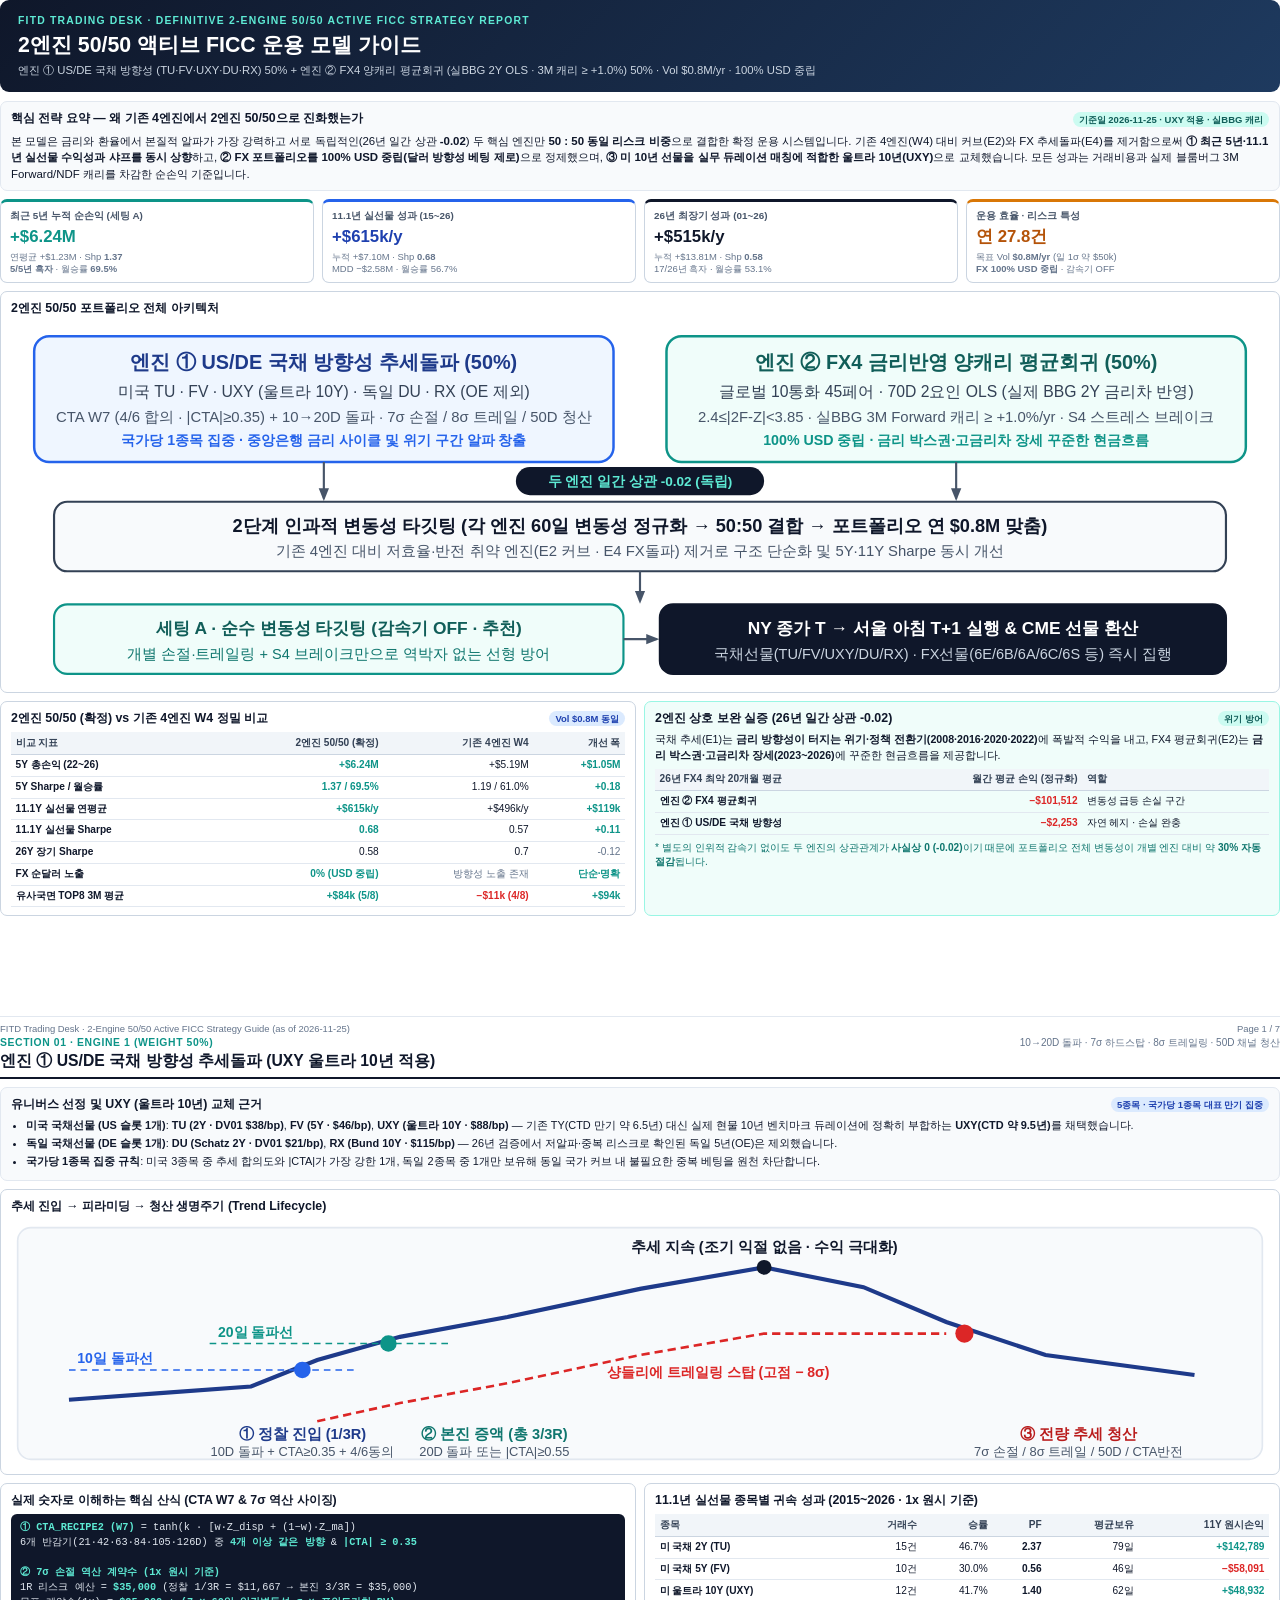
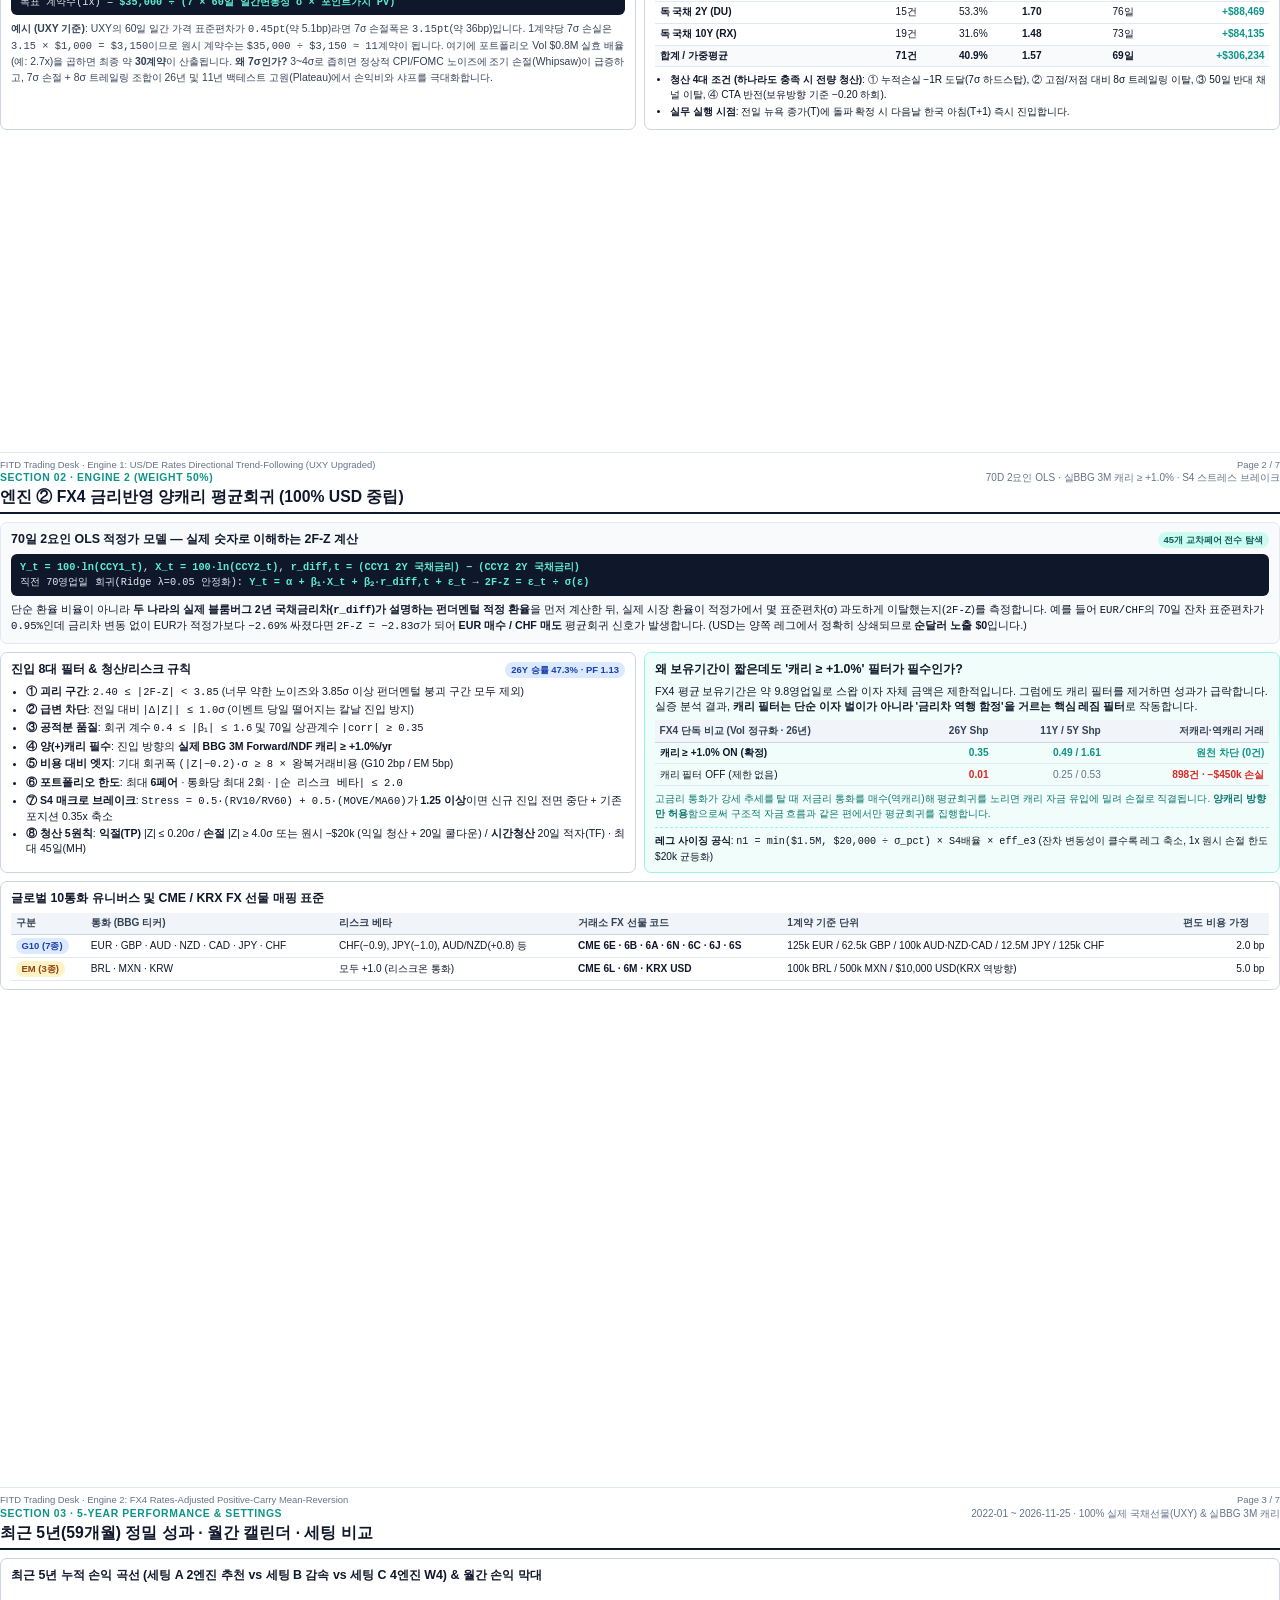
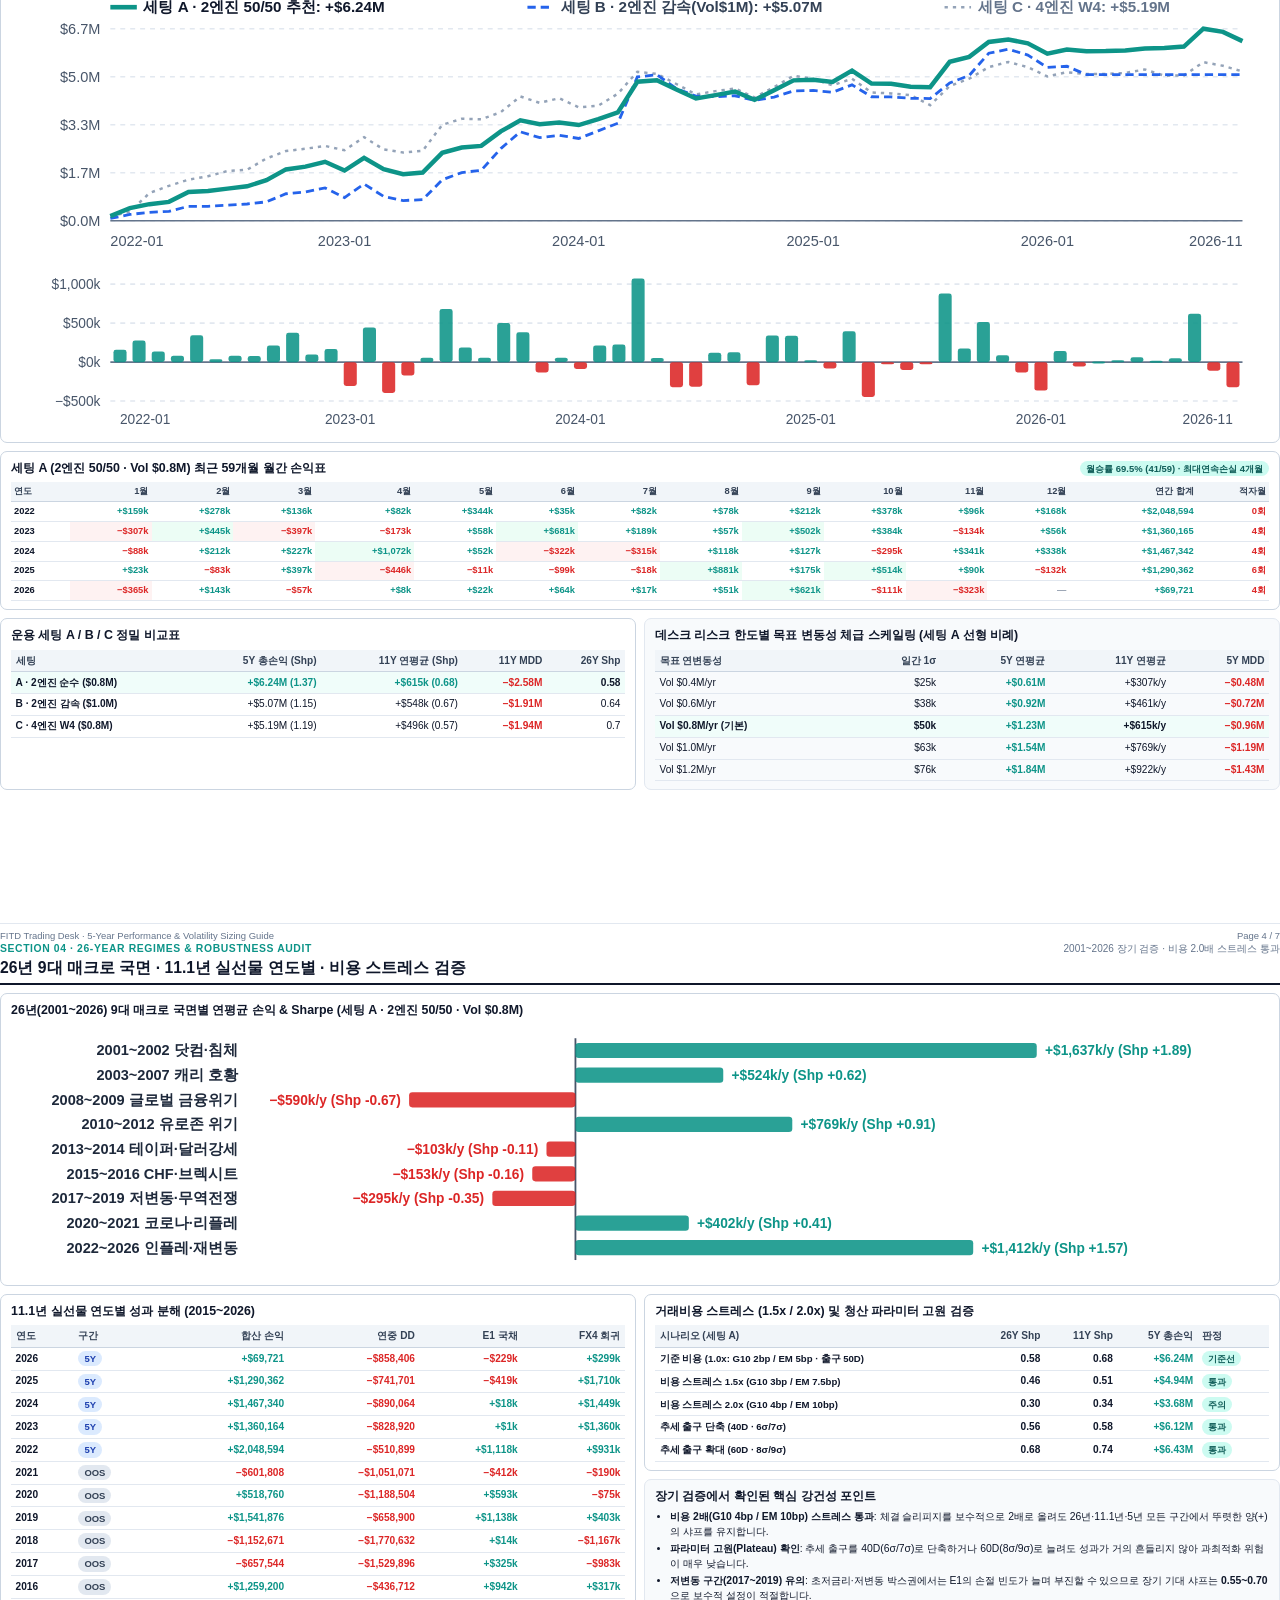
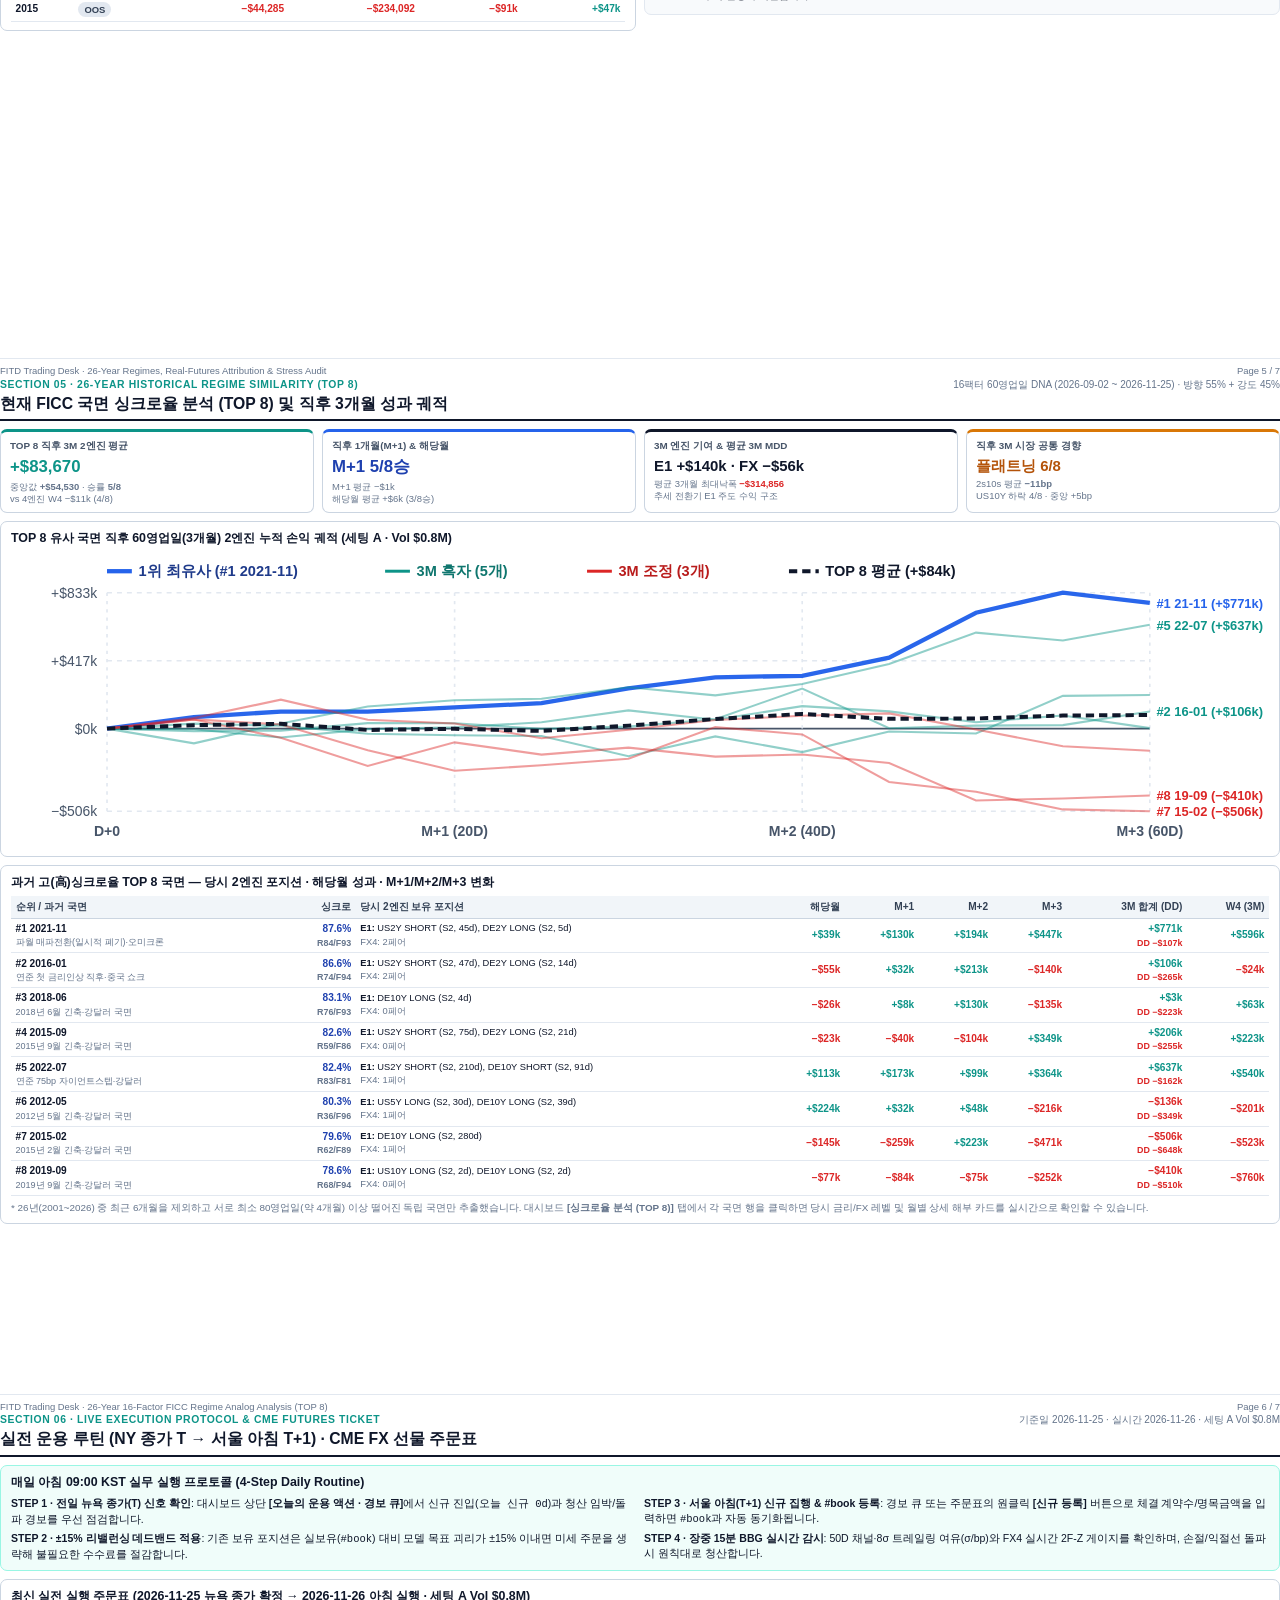
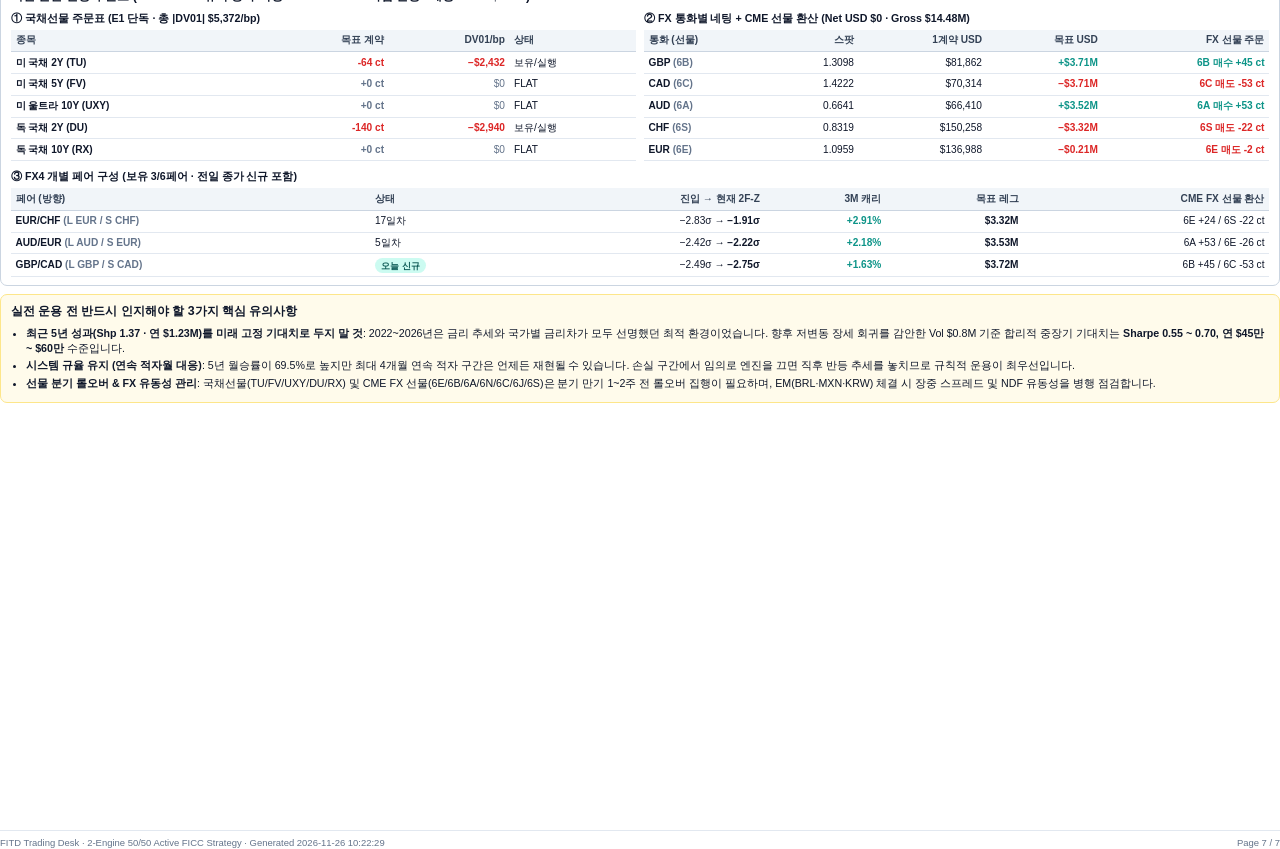
<file: FITD_2Engine_Active_FICC_Guide.html>
<!doctype html>
<html lang="ko">
<head>
<meta charset="utf-8">
<title>FITD 2엔진 50/50 액티브 FICC 전략 운용 가이드</title>
<style>
  @page { size: A4 portrait; margin: 9mm 10.5mm 9mm 10.5mm; }
  * { box-sizing: border-box; }
  body {
    font-family: 'Malgun Gothic', 'Apple SD Gothic Neo', 'Segoe UI', sans-serif;
    color: #0f172a; margin: 0; padding: 0; font-size: 8.4pt; line-height: 1.42;
    -webkit-print-color-adjust: exact; print-color-adjust: exact;
  }
  .page { page-break-after: always; position: relative; min-height: 274mm; display: flex; flex-direction: column; }
  .page:last-child { page-break-after: auto; }
  .hero { background: linear-gradient(135deg, #0f172a 0%, #1e3a5f 100%); color: #fff; padding: 14px 18px; border-radius: 9px; margin-bottom: 9px; }
  .hero .eyebrow { font-size: 7.8pt; letter-spacing: 1.2px; color: #5eead4; font-weight: 700; text-transform: uppercase; }
  .hero h1 { margin: 4px 0 4px; font-size: 16pt; line-height: 1.2; font-weight: 800; }
  .hero p { margin: 0; font-size: 8.5pt; color: #cbd5e1; }
  .page-hdr { display: flex; justify-content: space-between; align-items: baseline; border-bottom: 2px solid #0f172a; padding-bottom: 4px; margin-bottom: 8px; }
  .page-hdr .sec-num { font-size: 7.8pt; font-weight: 800; color: #0d9488; letter-spacing: 0.6px; }
  .page-hdr h2 { margin: 0; font-size: 11.8pt; font-weight: 800; color: #0f172a; }
  .page-hdr .pg-tag { font-size: 7.5pt; color: #64748b; }
  .kpi-grid { display: grid; grid-template-columns: repeat(4, 1fr); gap: 8px; margin-bottom: 8px; }
  .kpi { border: 1px solid #cbd5e1; border-top: 3px solid #0d9488; border-radius: 7px; padding: 7px 9px; background: #fff; }
  .kpi.blue { border-top-color: #2563eb; }
  .kpi.navy { border-top-color: #0f172a; }
  .kpi.amber { border-top-color: #d97706; }
  .kpi .lbl { font-size: 7.4pt; color: #475569; font-weight: 700; }
  .kpi .val { font-size: 12.6pt; font-weight: 800; margin: 2px 0; font-variant-numeric: tabular-nums; }
  .kpi .sub { font-size: 7.1pt; color: #64748b; line-height: 1.3; }
  .box { border: 1px solid #cbd5e1; border-radius: 7px; padding: 8px 10px; margin-bottom: 8px; background: #fff; }
  .box.soft { background: #f8fafc; border-color: #e2e8f0; }
  .box.teal { background: #f0fdfa; border-color: #99f6e4; }
  .box.amber { background: #fffbeb; border-color: #fde68a; }
  .box h3 { margin: 0 0 5px; font-size: 9.3pt; font-weight: 800; color: #0f172a; display: flex; justify-content: space-between; align-items: center; }
  .badge { display: inline-block; padding: 1px 6px; border-radius: 999px; font-size: 7.1pt; font-weight: 700; background: #e2e8f0; color: #334155; }
  .badge.teal { background: #ccfbf1; color: #115e59; }
  .badge.blue { background: #dbeafe; color: #1e40af; }
  .badge.red { background: #fee2e2; color: #991b1b; }
  .badge.amber { background: #fef3c7; color: #92400e; }
  .grid2 { display: grid; grid-template-columns: 1fr 1fr; gap: 8px; }
  table { width: 100%; border-collapse: collapse; font-size: 7.6pt; font-variant-numeric: tabular-nums; }
  th { background: #f1f5f9; color: #334155; font-weight: 700; padding: 3.6px 4.5px; border-bottom: 1.5px solid #cbd5e1; text-align: left; }
  td { padding: 3.2px 4.5px; border-bottom: 1px solid #e2e8f0; }
  th.num, td.num { text-align: right; }
  .bold { font-weight: 700; }
  .pos { color: #0d9488; font-weight: 700; }
  .neg { color: #dc2626; font-weight: 700; }
  .muted { color: #64748b; }
  ul.clean { margin: 3px 0 0; padding-left: 15px; }
  ul.clean li { margin-bottom: 2.4px; }
  .formula { background: #0f172a; color: #e2e8f0; padding: 6px 9px; border-radius: 6px; font-family: Consolas, monospace; font-size: 7.7pt; margin: 4px 0 6px; line-height: 1.45; }
  .formula b { color: #5eead4; }
  .footer { margin-top: auto; padding-top: 5px; border-top: 1px solid #e2e8f0; display: flex; justify-content: space-between; font-size: 7.1pt; color: #64748b; }
  .cal-tbl { font-size: 7pt; }
  .cal-tbl th, .cal-tbl td { padding: 2.8px 3px; }
</style>
</head>
<body>

<!-- ==================== PAGE 1: EXECUTIVE SUMMARY ==================== -->
<div class="page">
  <div class="hero">
    <div class="eyebrow">FITD Trading Desk · Definitive 2-Engine 50/50 Active FICC Strategy Report</div>
    <h1>2엔진 50/50 액티브 FICC 운용 모델 가이드</h1>
    <p>엔진 ① US/DE 국채 방향성 (TU·FV·UXY·DU·RX) 50% + 엔진 ② FX4 양캐리 평균회귀 (실BBG 2Y OLS · 3M 캐리 ≥ +1.0%) 50% · Vol $0.8M/yr · 100% USD 중립</p>
  </div>

  <div class="box soft">
    <h3>핵심 전략 요약 — 왜 기존 4엔진에서 2엔진 50/50으로 진화했는가 <span class="badge teal">기준일 2026-11-25 · UXY 적용 · 실BBG 캐리</span></h3>
    <p style="margin:0;font-size:8.6pt;">
      본 모델은 금리와 환율에서 본질적 알파가 가장 강력하고 서로 독립적인(26년 일간 상관 <b>-0.02</b>) 두 핵심 엔진만 <b>50 : 50 동일 리스크 비중</b>으로 결합한 확정 운용 시스템입니다.
      기존 4엔진(W4) 대비 커브(E2)와 FX 추세돌파(E4)를 제거함으로써 <b>① 최근 5년·11.1년 실선물 수익성과 샤프를 동시 상향</b>하고, <b>② FX 포트폴리오를 100% USD 중립(달러 방향성 베팅 제로)</b>으로 정제했으며,
      <b>③ 미 10년 선물을 실무 듀레이션 매칭에 적합한 울트라 10년(UXY)</b>으로 교체했습니다. 모든 성과는 거래비용과 실제 블룸버그 3M Forward/NDF 캐리를 차감한 순손익 기준입니다.
    </p>
  </div>

  <div class="kpi-grid">
    <div class="kpi">
      <div class="lbl">최근 5년 누적 순손익 (세팅 A)</div>
      <div class="val pos">+$6.24M</div>
      <div class="sub">연평균 +$1.23M · Shp <b>1.37</b><br><b>5/5년 흑자</b> · 월승률 <b>69.5%</b></div>
    </div>
    <div class="kpi blue">
      <div class="lbl">11.1년 실선물 성과 (15~26)</div>
      <div class="val" style="color:#1e40af;">+$615k/y</div>
      <div class="sub">누적 +$7.10M · Shp <b>0.68</b><br>MDD −$2.58M · 월승률 56.7%</div>
    </div>
    <div class="kpi navy">
      <div class="lbl">26년 최장기 성과 (01~26)</div>
      <div class="val">+$515k/y</div>
      <div class="sub">누적 +$13.81M · Shp <b>0.58</b><br>17/26년 흑자 · 월승률 53.1%</div>
    </div>
    <div class="kpi amber">
      <div class="lbl">운용 효율 · 리스크 특성</div>
      <div class="val" style="color:#b45309;">연 27.8건</div>
      <div class="sub">목표 Vol <b>$0.8M/yr</b> (일 1σ 약 $50k)<br><b>FX 100% USD 중립</b> · 감속기 OFF</div>
    </div>
  </div>

  <div class="box">
    <h3>2엔진 50/50 포트폴리오 전체 아키텍처</h3>
    
<svg viewBox="0 0 760 218" style="width:100%;height:auto;display:block;">
  <defs>
    <marker id="arr" viewBox="0 0 10 10" refX="8" refY="5" markerWidth="6" markerHeight="6" orient="auto-start-reverse">
      <path d="M 0 1 L 10 5 L 0 9 z" fill="#475569"/>
    </marker>
  </defs>
  <!-- 2 Core Engine boxes -->
  <rect x="14" y="8" width="350" height="76" rx="9" fill="#eff6ff" stroke="#2563eb" stroke-width="1.5"/>
  <text x="189" y="28" text-anchor="middle" font-size="12" font-weight="800" fill="#1e3a8a">엔진 ① US/DE 국채 방향성 추세돌파 (50%)</text>
  <text x="189" y="45" text-anchor="middle" font-size="9.5" fill="#334155">미국 TU · FV · UXY (울트라 10Y) · 독일 DU · RX (OE 제외)</text>
  <text x="189" y="60" text-anchor="middle" font-size="9" fill="#475569">CTA W7 (4/6 합의 · |CTA|≥0.35) + 10→20D 돌파 · 7σ 손절 / 8σ 트레일 / 50D 청산</text>
  <text x="189" y="74" text-anchor="middle" font-size="8.6" font-weight="700" fill="#2563eb">국가당 1종목 집중 · 중앙은행 금리 사이클 및 위기 구간 알파 창출</text>

  <rect x="396" y="8" width="350" height="76" rx="9" fill="#f0fdfa" stroke="#0d9488" stroke-width="1.5"/>
  <text x="571" y="28" text-anchor="middle" font-size="12" font-weight="800" fill="#115e59">엔진 ② FX4 금리반영 양캐리 평균회귀 (50%)</text>
  <text x="571" y="45" text-anchor="middle" font-size="9.5" fill="#334155">글로벌 10통화 45페어 · 70D 2요인 OLS (실제 BBG 2Y 금리차 반영)</text>
  <text x="571" y="60" text-anchor="middle" font-size="9" fill="#475569">2.4≤|2F-Z|&lt;3.85 · 실BBG 3M Forward 캐리 ≥ +1.0%/yr · S4 스트레스 브레이크</text>
  <text x="571" y="74" text-anchor="middle" font-size="8.6" font-weight="700" fill="#0d9488">100% USD 중립 · 금리 박스권·고금리차 장세 꾸준한 현금흐름</text>

  <!-- Zero-correlation badge cleanly centered between Layer 1 & Layer 2 -->
  <rect x="305" y="87" width="150" height="17" rx="8.5" fill="#0f172a"/>
  <text x="380" y="98.5" text-anchor="middle" font-size="8.2" font-weight="700" fill="#5eead4">두 엔진 일간 상관 -0.02 (독립)</text>

  <!-- Arrows down -->
  <line x1="189" y1="84" x2="189" y2="106" stroke="#475569" stroke-width="1.3" marker-end="url(#arr)"/>
  <line x1="571" y1="84" x2="571" y2="106" stroke="#475569" stroke-width="1.3" marker-end="url(#arr)"/>

  <!-- Layer 2 -->
  <rect x="26" y="108" width="708" height="42" rx="8" fill="#f8fafc" stroke="#334155" stroke-width="1.3"/>
  <text x="380" y="126" text-anchor="middle" font-size="11" font-weight="800" fill="#0f172a">2단계 인과적 변동성 타깃팅 (각 엔진 60일 변동성 정규화 → 50:50 결합 → 포트폴리오 연 $0.8M 맞춤)</text>
  <text x="380" y="141" text-anchor="middle" font-size="9" fill="#475569">기존 4엔진 대비 저효율·반전 취약 엔진(E2 커브 · E4 FX돌파) 제거로 구조 단순화 및 5Y·11Y Sharpe 동시 개선</text>

  <line x1="380" y1="150" x2="380" y2="168" stroke="#475569" stroke-width="1.3" marker-end="url(#arr)"/>

  <!-- Layer 3 -->
  <rect x="26" y="170" width="344" height="42" rx="8" fill="#f0fdfa" stroke="#0d9488" stroke-width="1.3"/>
  <text x="198" y="188" text-anchor="middle" font-size="10.5" font-weight="800" fill="#115e59">세팅 A · 순수 변동성 타깃팅 (감속기 OFF · 추천)</text>
  <text x="198" y="203" text-anchor="middle" font-size="8.8" fill="#0f766e">개별 손절·트레일링 + S4 브레이크만으로 역박자 없는 선형 방어</text>

  <line x1="370" y1="191" x2="390" y2="191" stroke="#475569" stroke-width="1.3" marker-end="url(#arr)"/>

  <rect x="392" y="170" width="342" height="42" rx="8" fill="#0f172a" stroke="#0f172a" stroke-width="1.3"/>
  <text x="563" y="188" text-anchor="middle" font-size="10.5" font-weight="800" fill="#ffffff">NY 종가 T → 서울 아침 T+1 실행 &amp; CME 선물 환산</text>
  <text x="563" y="203" text-anchor="middle" font-size="8.8" fill="#cbd5e1">국채선물(TU/FV/UXY/DU/RX) · FX선물(6E/6B/6A/6C/6S 등) 즉시 집행</text>
</svg>

  </div>

  <div class="grid2">
    <div class="box">
      <h3>2엔진 50/50 (확정) vs 기존 4엔진 W4 정밀 비교 <span class="badge blue">Vol $0.8M 동일</span></h3>
      <table>
        <thead><tr><th>비교 지표</th><th class="num">2엔진 50/50 (확정)</th><th class="num">기존 4엔진 W4</th><th class="num">개선 폭</th></tr></thead>
        <tbody>
          <tr><td class="bold">5Y 총손익 (22~26)</td><td class="num pos">+$6.24M</td><td class="num">+$5.19M</td><td class="num pos">+$1.05M</td></tr>
          <tr><td class="bold">5Y Sharpe / 월승률</td><td class="num pos">1.37 / 69.5%</td><td class="num">1.19 / 61.0%</td><td class="num pos">+0.18</td></tr>
          <tr><td class="bold">11.1Y 실선물 연평균</td><td class="num pos">+$615k/y</td><td class="num">+$496k/y</td><td class="num pos">+$119k</td></tr>
          <tr><td class="bold">11.1Y 실선물 Sharpe</td><td class="num pos">0.68</td><td class="num">0.57</td><td class="num pos">+0.11</td></tr>
          <tr><td class="bold">26Y 장기 Sharpe</td><td class="num">0.58</td><td class="num">0.7</td><td class="num muted">-0.12</td></tr>
          <tr><td class="bold">FX 순달러 노출</td><td class="num pos">0% (USD 중립)</td><td class="num muted">방향성 노출 존재</td><td class="num pos">단순·명확</td></tr>
          <tr><td class="bold">유사국면 TOP8 3M 평균</td><td class="num pos">+$84k (5/8)</td><td class="num neg">−$11k (4/8)</td><td class="num pos">+$94k</td></tr>
        </tbody>
      </table>
    </div>

    <div class="box teal">
      <h3>2엔진 상호 보완 실증 (26년 일간 상관 -0.02) <span class="badge teal">위기 방어</span></h3>
      <p style="margin:0 0 6px;font-size:8pt;">
        국채 추세(E1)는 <b>금리 방향성이 터지는 위기·정책 전환기(2008·2016·2020·2022)</b>에 폭발적 수익을 내고,
        FX4 평균회귀(E2)는 <b>금리 박스권·고금리차 장세(2023~2026)</b>에 꾸준한 현금흐름을 제공합니다.
      </p>
      <table>
        <thead><tr><th>26년 FX4 최악 20개월 평균</th><th class="num">월간 평균 손익 (정규화)</th><th>역할</th></tr></thead>
        <tbody>
          <tr><td class="bold">엔진 ② FX4 평균회귀</td><td class="num neg">−$101,512</td><td>변동성 급등 손실 구간</td></tr>
          <tr><td class="bold">엔진 ① US/DE 국채 방향성</td><td class="num neg">−$2,253</td><td>자연 헤지 · 손실 완충</td></tr>
        </tbody>
      </table>
      <p style="margin:6px 0 0;font-size:7.6pt;color:#0f766e;">
        * 별도의 인위적 감속기 없이도 두 엔진의 상관관계가 <b>사실상 0 (-0.02)</b>이기 때문에 포트폴리오 전체 변동성이 개별 엔진 대비 약 <b>30% 자동 절감</b>됩니다.
      </p>
    </div>
  </div>

  <div class="footer">
    <span>FITD Trading Desk · 2-Engine 50/50 Active FICC Strategy Guide (as of 2026-11-25)</span>
    <span>Page 1 / 7</span>
  </div>
</div>

<!-- ==================== PAGE 2: ENGINE 1 (US/DE RATES + UXY) ==================== -->
<div class="page">
  <div class="page-hdr">
    <div><div class="sec-num">SECTION 01 · ENGINE 1 (WEIGHT 50%)</div><h2>엔진 ① US/DE 국채 방향성 추세돌파 (UXY 울트라 10년 적용)</h2></div>
    <span class="pg-tag">10→20D 돌파 · 7σ 하드스탑 · 8σ 트레일링 · 50D 채널 청산</span>
  </div>

  <div class="box soft">
    <h3>유니버스 선정 및 UXY (울트라 10년) 교체 근거 <span class="badge blue">5종목 · 국가당 1종목 대표 만기 집중</span></h3>
    <ul class="clean" style="font-size:8.2pt;">
      <li><b>미국 국채선물 (US 슬롯 1개)</b>: <b>TU (2Y · DV01 $38/bp)</b>, <b>FV (5Y · $46/bp)</b>, <b>UXY (울트라 10Y · $88/bp)</b> — 기존 TY(CTD 만기 약 6.5년) 대신 실제 현물 10년 벤치마크 듀레이션에 정확히 부합하는 <b>UXY(CTD 약 9.5년)</b>를 채택했습니다.</li>
      <li><b>독일 국채선물 (DE 슬롯 1개)</b>: <b>DU (Schatz 2Y · DV01 $21/bp)</b>, <b>RX (Bund 10Y · $115/bp)</b> — 26년 검증에서 저알파·중복 리스크로 확인된 독일 5년(OE)은 제외했습니다.</li>
      <li><b>국가당 1종목 집중 규칙</b>: 미국 3종목 중 추세 합의도와 |CTA|가 가장 강한 1개, 독일 2종목 중 1개만 보유해 동일 국가 커브 내 불필요한 중복 베팅을 원천 차단합니다.</li>
    </ul>
  </div>

  <div class="box">
    <h3>추세 진입 → 피라미딩 → 청산 생명주기 (Trend Lifecycle)</h3>
    
<svg viewBox="0 0 760 148" style="width:100%;height:auto;display:block;">
  <rect x="4" y="4" width="752" height="140" rx="8" fill="#f8fafc" stroke="#e2e8f0"/>
  <polyline points="35,108 90,104 145,100 185,84 235,70 300,58 380,41 455,28 515,40 565,61 625,81 715,93"
            fill="none" stroke="#1e3a8a" stroke-width="2.5"/>
  <line x1="35" y1="90" x2="210" y2="90" stroke="#2563eb" stroke-width="1" stroke-dasharray="4 3"/>
  <text x="40" y="86" font-size="8.5" fill="#2563eb" font-weight="700">10일 돌파선</text>
  <line x1="120" y1="74" x2="265" y2="74" stroke="#0d9488" stroke-width="1" stroke-dasharray="4 3"/>
  <text x="125" y="70" font-size="8.5" fill="#0d9488" font-weight="700">20일 돌파선</text>
  <polyline points="185,121 235,110 300,98 380,81 455,68 565,68"
            fill="none" stroke="#dc2626" stroke-width="1.6" stroke-dasharray="5 3"/>
  <text x="360" y="94" font-size="8.5" fill="#dc2626" font-weight="700">샹들리에 트레일링 스탑 (고점 − 8σ)</text>
  <circle cx="176" cy="90" r="5" fill="#2563eb"/>
  <text x="176" y="132" text-anchor="middle" font-size="8.8" font-weight="700" fill="#1e3a8a">① 정찰 진입 (1/3R)</text>
  <text x="176" y="142" text-anchor="middle" font-size="7.8" fill="#475569">10D 돌파 + CTA≥0.35 + 4/6동의</text>
  <circle cx="228" cy="74" r="5" fill="#0d9488"/>
  <text x="292" y="132" text-anchor="middle" font-size="8.8" font-weight="700" fill="#0f766e">② 본진 증액 (총 3/3R)</text>
  <text x="292" y="142" text-anchor="middle" font-size="7.8" fill="#475569">20D 돌파 또는 |CTA|≥0.55</text>
  <circle cx="455" cy="28" r="4.5" fill="#0f172a"/>
  <text x="455" y="19" text-anchor="middle" font-size="8.8" font-weight="700" fill="#0f172a">추세 지속 (조기 익절 없음 · 수익 극대화)</text>
  <circle cx="576" cy="68" r="5.5" fill="#dc2626"/>
  <text x="645" y="132" text-anchor="middle" font-size="8.8" font-weight="700" fill="#b91c1c">③ 전량 추세 청산</text>
  <text x="645" y="142" text-anchor="middle" font-size="7.8" fill="#475569">7σ 손절 / 8σ 트레일 / 50D / CTA반전</text>
</svg>

  </div>

  <div class="grid2">
    <div class="box">
      <h3>실제 숫자로 이해하는 핵심 산식 (CTA W7 &amp; 7σ 역산 사이징)</h3>
      <div class="formula">
        <b>① CTA_RECIPE2 (W7)</b> = tanh(k · [w·Z_disp + (1−w)·Z_ma])<br>
        6개 반감기(21·42·63·84·105·126D) 중 <b>4개 이상 같은 방향</b> &amp; <b>|CTA| ≥ 0.35</b><br><br>
        <b>② 7σ 손절 역산 계약수 (1x 원시 기준)</b><br>
        1R 리스크 예산 = <b>$35,000</b> (정찰 1/3R = $11,667 → 본진 3/3R = $35,000)<br>
        목표 계약수(1x) = <b>$35,000 ÷ (7 × 60일 일간변동성 σ × 포인트가치 PV)</b>
      </div>
      <p style="margin:0;font-size:7.8pt;color:#334155;line-height:1.48;">
        <b>예시 (UXY 기준)</b>: UXY의 60일 일간 가격 표준편차가 <code>0.45pt</code>(약 5.1bp)라면 7σ 손절폭은 <code>3.15pt</code>(약 36bp)입니다.
        1계약당 7σ 손실은 <code>3.15 × $1,000 = $3,150</code>이므로 원시 계약수는 <code>$35,000 ÷ $3,150 ≈ 11계약</code>이 됩니다.
        여기에 포트폴리오 Vol $0.8M 실효 배율(예: 2.7x)을 곱하면 최종 약 <b>30계약</b>이 산출됩니다.
        <b>왜 7σ인가?</b> 3~4σ로 좁히면 정상적 CPI/FOMC 노이즈에 조기 손절(Whipsaw)이 급증하고, 7σ 손절 + 8σ 트레일링 조합이 26년 및 11년 백테스트 고원(Plateau)에서 손익비와 샤프를 극대화합니다.
      </p>
    </div>

    <div class="box">
      <h3>11.1년 실선물 종목별 귀속 성과 (2015~2026 · 1x 원시 기준)</h3>
      <table>
        <thead><tr><th>종목</th><th class="num">거래수</th><th class="num">승률</th><th class="num">PF</th><th class="num">평균보유</th><th class="num">11Y 원시손익</th></tr></thead>
        <tbody>
          <tr><td class="bold">미 국채 2Y (TU)</td><td class="num">15건</td><td class="num">46.7%</td><td class="num bold">2.37</td><td class="num">79일</td><td class="num pos">+$142,789</td></tr><tr><td class="bold">미 국채 5Y (FV)</td><td class="num">10건</td><td class="num">30.0%</td><td class="num bold">0.56</td><td class="num">46일</td><td class="num neg">−$58,091</td></tr><tr><td class="bold">미 울트라 10Y (UXY)</td><td class="num">12건</td><td class="num">41.7%</td><td class="num bold">1.40</td><td class="num">62일</td><td class="num pos">+$48,932</td></tr><tr><td class="bold">독 국채 2Y (DU)</td><td class="num">15건</td><td class="num">53.3%</td><td class="num bold">1.70</td><td class="num">76일</td><td class="num pos">+$88,469</td></tr><tr><td class="bold">독 국채 10Y (RX)</td><td class="num">19건</td><td class="num">31.6%</td><td class="num bold">1.48</td><td class="num">73일</td><td class="num pos">+$84,135</td></tr>
          <tr style="background:#f8fafc;font-weight:700;">
            <td>합계 / 가중평균</td><td class="num">71건</td><td class="num">40.9%</td>
            <td class="num">1.57</td><td class="num">69일</td>
            <td class="num pos">+$306,234</td>
          </tr>
        </tbody>
      </table>
      <ul class="clean" style="font-size:7.6pt;margin-top:6px;">
        <li><b>청산 4대 조건 (하나라도 충족 시 전량 청산)</b>: ① 누적손실 −1R 도달(7σ 하드스탑), ② 고점/저점 대비 8σ 트레일링 이탈, ③ 50일 반대 채널 이탈, ④ CTA 반전(보유방향 기준 −0.20 하회).</li>
        <li><b>실무 실행 시점</b>: 전일 뉴욕 종가(T)에 돌파 확정 시 다음날 한국 아침(T+1) 즉시 진입합니다.</li>
      </ul>
    </div>
  </div>

  <div class="footer">
    <span>FITD Trading Desk · Engine 1: US/DE Rates Directional Trend-Following (UXY Upgraded)</span>
    <span>Page 2 / 7</span>
  </div>
</div>

<!-- ==================== PAGE 3: ENGINE 2 (FX4 POSITIVE-CARRY MR) ==================== -->
<div class="page">
  <div class="page-hdr">
    <div><div class="sec-num">SECTION 02 · ENGINE 2 (WEIGHT 50%)</div><h2>엔진 ② FX4 금리반영 양캐리 평균회귀 (100% USD 중립)</h2></div>
    <span class="pg-tag">70D 2요인 OLS · 실BBG 3M 캐리 ≥ +1.0% · S4 스트레스 브레이크</span>
  </div>

  <div class="box soft">
    <h3>70일 2요인 OLS 적정가 모델 — 실제 숫자로 이해하는 2F-Z 계산 <span class="badge teal">45개 교차페어 전수 탐색</span></h3>
    <div class="formula">
      <b>Y_t = 100·ln(CCY1_t)</b>,  <b>X_t = 100·ln(CCY2_t)</b>,  <b>r_diff,t = (CCY1 2Y 국채금리) − (CCY2 2Y 국채금리)</b><br>
      직전 70영업일 회귀(Ridge λ=0.05 안정화):  <b>Y_t = α + β₁·X_t + β₂·r_diff,t + ε_t</b>   →   <b>2F-Z = ε_t ÷ σ(ε)</b>
    </div>
    <p style="margin:0;font-size:8pt;line-height:1.48;">
      단순 환율 비율이 아니라 <b>두 나라의 실제 블룸버그 2년 국채금리차(<code>r_diff</code>)가 설명하는 펀더멘털 적정 환율</b>을 먼저 계산한 뒤,
      실제 시장 환율이 적정가에서 몇 표준편차(σ) 과도하게 이탈했는지(<code>2F-Z</code>)를 측정합니다.
      예를 들어 <code>EUR/CHF</code>의 70일 잔차 표준편차가 <code>0.95%</code>인데 금리차 변동 없이 EUR가 적정가보다 <code>−2.69%</code> 싸졌다면 <code>2F-Z = −2.83σ</code>가 되어
      <b>EUR 매수 / CHF 매도</b> 평균회귀 신호가 발생합니다. (USD는 양쪽 레그에서 정확히 상쇄되므로 <b>순달러 노출 $0</b>입니다.)
    </p>
  </div>

  <div class="grid2">
    <div class="box">
      <h3>진입 8대 필터 &amp; 청산/리스크 규칙 <span class="badge blue">26Y 승률 47.3% · PF 1.13</span></h3>
      <ul class="clean" style="font-size:7.9pt;">
        <li><b>① 괴리 구간</b>: <code>2.40 ≤ |2F-Z| &lt; 3.85</code> (너무 약한 노이즈와 3.85σ 이상 펀더멘털 붕괴 구간 모두 제외)</li>
        <li><b>② 급변 차단</b>: 전일 대비 <code>|Δ|Z|| ≤ 1.0σ</code> (이벤트 당일 떨어지는 칼날 진입 방지)</li>
        <li><b>③ 공적분 품질</b>: 회귀 계수 <code>0.4 ≤ |β₁| ≤ 1.6</code> 및 70일 상관계수 <code>|corr| ≥ 0.35</code></li>
        <li><b>④ 양(+)캐리 필수</b>: 진입 방향의 <b>실제 BBG 3M Forward/NDF 캐리 ≥ +1.0%/yr</b></li>
        <li><b>⑤ 비용 대비 엣지</b>: 기대 회귀폭 <code>(|Z|−0.2)·σ ≥ 8 × 왕복거래비용</code> (G10 2bp / EM 5bp)</li>
        <li><b>⑥ 포트폴리오 한도</b>: 최대 <b>6페어</b> · 통화당 최대 2회 · <code>|순 리스크 베타| ≤ 2.0</code></li>
        <li><b>⑦ S4 매크로 브레이크</b>: <code>Stress = 0.5·(RV10/RV60) + 0.5·(MOVE/MA60)</code>가 <b>1.25 이상</b>이면 신규 진입 전면 중단 + 기존 포지션 0.35x 축소</li>
        <li><b>⑧ 청산 5원칙</b>: <b>익절(TP)</b> |Z| ≤ 0.20σ / <b>손절</b> |Z| ≥ 4.0σ 또는 원시 −$20k (익일 청산 + 20일 쿨다운) / <b>시간청산</b> 20일 적자(TF) · 최대 45일(MH)</li>
      </ul>
    </div>

    <div class="box teal">
      <h3>왜 보유기간이 짧은데도 '캐리 ≥ +1.0%' 필터가 필수인가?</h3>
      <p style="margin:0 0 6px;font-size:8pt;">
        FX4 평균 보유기간은 약 9.8영업일로 스왑 이자 자체 금액은 제한적입니다. 그럼에도 캐리 필터를 제거하면 성과가 급락합니다.
        실증 분석 결과, <b>캐리 필터는 단순 이자 벌이가 아니라 '금리차 역행 함정'을 거르는 핵심 레짐 필터</b>로 작동합니다.
      </p>
      <table>
        <thead><tr><th>FX4 단독 비교 (Vol 정규화 · 26년)</th><th class="num">26Y Shp</th><th class="num">11Y / 5Y Shp</th><th class="num">저캐리·역캐리 거래</th></tr></thead>
        <tbody>
          <tr><td class="bold">캐리 ≥ +1.0% ON (확정)</td><td class="num pos">0.35</td><td class="num pos">0.49 / 1.61</td><td class="num pos">원천 차단 (0건)</td></tr>
          <tr><td>캐리 필터 OFF (제한 없음)</td><td class="num neg">0.01</td><td class="num muted">0.25 / 0.53</td><td class="num neg">898건 · −$450k 손실</td></tr>
        </tbody>
      </table>
      <p style="margin:6px 0 0;font-size:7.7pt;color:#0f766e;">
        고금리 통화가 강세 추세를 탈 때 저금리 통화를 매수(역캐리)해 평균회귀를 노리면 캐리 자금 유입에 밀려 손절로 직결됩니다.
        <b>양캐리 방향만 허용</b>함으로써 구조적 자금 흐름과 같은 편에서만 평균회귀를 집행합니다.
      </p>
      <div style="margin-top:6px;padding-top:6px;border-top:1px dashed #99f6e4;font-size:7.6pt;">
        <b>레그 사이징 공식</b>: <code>n1 = min($1.5M, $20,000 ÷ σ_pct) × S4배율 × eff_e3</code> (잔차 변동성이 클수록 레그 축소, 1x 원시 손절 한도 $20k 균등화)
      </div>
    </div>
  </div>

  <div class="box">
    <h3>글로벌 10통화 유니버스 및 CME / KRX FX 선물 매핑 표준</h3>
    <table>
      <thead><tr><th>구분</th><th>통화 (BBG 티커)</th><th>리스크 베타</th><th>거래소 FX 선물 코드</th><th>1계약 기준 단위</th><th>편도 비용 가정</th></tr></thead>
      <tbody>
        <tr><td><span class="badge blue">G10 (7종)</span></td><td>EUR · GBP · AUD · NZD · CAD · JPY · CHF</td><td>CHF(−0.9), JPY(−1.0), AUD/NZD(+0.8) 등</td><td class="bold">CME 6E · 6B · 6A · 6N · 6C · 6J · 6S</td><td>125k EUR / 62.5k GBP / 100k AUD·NZD·CAD / 12.5M JPY / 125k CHF</td><td class="num">2.0 bp</td></tr>
        <tr><td><span class="badge amber">EM (3종)</span></td><td>BRL · MXN · KRW</td><td>모두 +1.0 (리스크온 통화)</td><td class="bold">CME 6L · 6M · KRX USD</td><td>100k BRL / 500k MXN / $10,000 USD(KRX 역방향)</td><td class="num">5.0 bp</td></tr>
      </tbody>
    </table>
  </div>

  <div class="footer">
    <span>FITD Trading Desk · Engine 2: FX4 Rates-Adjusted Positive-Carry Mean-Reversion</span>
    <span>Page 3 / 7</span>
  </div>
</div>

<!-- ==================== PAGE 4: 5Y PERFORMANCE & MONTHLY CALENDAR ==================== -->
<div class="page">
  <div class="page-hdr">
    <div><div class="sec-num">SECTION 03 · 5-YEAR PERFORMANCE &amp; SETTINGS</div><h2>최근 5년(59개월) 정밀 성과 · 월간 캘린더 · 세팅 비교</h2></div>
    <span class="pg-tag">2022-01 ~ 2026-11-25 · 100% 실제 국채선물(UXY) &amp; 실BBG 3M 캐리</span>
  </div>

  <div class="box">
    <h3>최근 5년 누적 손익 곡선 (세팅 A 2엔진 추천 vs 세팅 B 감속 vs 세팅 C 4엔진 W4) &amp; 월간 손익 막대</h3>
    
<svg viewBox="0 0 760 162" style="width:100%;height:auto;display:block;">
  <g transform="translate(60, 14)" font-size="9.2" font-weight="700">
    <line x1="0" y1="-3" x2="16" y2="-3" stroke="#0d9488" stroke-width="2.8"/>
    <text x="20" y="0" fill="#0f172a">세팅 A · 2엔진 50/50 추천: +$6.24M</text>
    <line x1="252" y1="-3" x2="268" y2="-3" stroke="#2563eb" stroke-width="1.8" stroke-dasharray="5 3"/>
    <text x="272" y="0" fill="#334155">세팅 B · 2엔진 감속(Vol$1M): +$5.07M</text>
    <line x1="504" y1="-3" x2="520" y2="-3" stroke="#94a3b8" stroke-width="1.6" stroke-dasharray="2 3"/>
    <text x="524" y="0" fill="#64748b">세팅 C · 4엔진 W4: +$5.19M</text>
  </g>
  <line x1="60" x2="744" y1="140.0" y2="140.0" stroke="#e2e8f0" stroke-dasharray="3 3"/><text x="54" y="143.0" text-anchor="end" font-size="8.8" fill="#475569">$0.0M</text><line x1="60" x2="744" y1="111.0" y2="111.0" stroke="#e2e8f0" stroke-dasharray="3 3"/><text x="54" y="114.0" text-anchor="end" font-size="8.8" fill="#475569">$1.7M</text><line x1="60" x2="744" y1="82.0" y2="82.0" stroke="#e2e8f0" stroke-dasharray="3 3"/><text x="54" y="85.0" text-anchor="end" font-size="8.8" fill="#475569">$3.3M</text><line x1="60" x2="744" y1="53.0" y2="53.0" stroke="#e2e8f0" stroke-dasharray="3 3"/><text x="54" y="56.0" text-anchor="end" font-size="8.8" fill="#475569">$5.0M</text><line x1="60" x2="744" y1="24.0" y2="24.0" stroke="#e2e8f0" stroke-dasharray="3 3"/><text x="54" y="27.0" text-anchor="end" font-size="8.8" fill="#475569">$6.7M</text>
  <line x1="60" x2="744" y1="140.0" y2="140.0" stroke="#64748b" stroke-width="1"/>
  <path d="M60.0,137.3 L71.8,134.6 L83.6,123.3 L95.4,118.9 L107.2,115.2 L119.0,113.1 L130.8,110.0 L142.6,109.2 L154.3,102.4 L166.1,97.9 L177.9,96.5 L189.7,94.8 L201.5,97.4 L213.3,89.5 L225.1,96.9 L236.9,98.8 L248.7,97.8 L260.5,82.1 L272.3,78.4 L284.1,78.7 L295.9,74.4 L307.7,64.9 L319.4,68.8 L331.2,66.0 L343.0,71.5 L354.8,70.5 L366.6,63.3 L378.4,50.0 L390.2,51.3 L402.0,57.4 L413.8,63.7 L425.6,61.7 L437.4,60.1 L449.2,65.5 L461.0,59.3 L472.8,52.4 L484.6,54.3 L496.3,58.2 L508.1,54.2 L519.9,62.5 L531.7,63.1 L543.5,64.2 L555.3,70.2 L567.1,58.6 L578.9,54.2 L590.7,47.2 L602.5,44.1 L614.3,47.2 L626.1,52.8 L637.9,50.3 L649.7,51.4 L661.4,51.4 L673.2,50.7 L685.0,48.6 L696.8,52.4 L708.6,52.2 L720.4,44.2 L732.2,46.4 L744.0,49.8" fill="none" stroke="#94a3b8" stroke-width="1.5" stroke-dasharray="2 3"/>
  <path d="M60.0,138.6 L71.8,136.2 L83.6,135.0 L95.4,134.3 L107.2,131.3 L119.0,131.3 L130.8,130.6 L142.6,129.9 L154.3,128.6 L166.1,123.7 L177.9,122.6 L189.7,120.2 L201.5,126.0 L213.3,117.8 L225.1,125.3 L236.9,127.8 L248.7,127.3 L260.5,115.3 L272.3,110.9 L284.1,109.5 L295.9,96.4 L307.7,86.3 L319.4,89.8 L331.2,88.4 L343.0,90.3 L354.8,85.7 L366.6,81.1 L378.4,53.1 L390.2,51.8 L402.0,60.2 L413.8,64.7 L425.6,65.1 L437.4,64.5 L449.2,67.3 L461.0,65.3 L472.8,61.6 L484.6,61.3 L496.3,62.4 L508.1,57.9 L519.9,65.1 L531.7,65.2 L543.5,66.0 L555.3,66.2 L567.1,56.8 L578.9,52.2 L590.7,38.8 L602.5,36.4 L614.3,39.9 L626.1,47.4 L637.9,46.7 L649.7,51.7 L661.4,51.7 L673.2,51.7 L685.0,51.7 L696.8,51.7 L708.6,51.7 L720.4,51.7 L732.2,51.7 L744.0,51.7" fill="none" stroke="#2563eb" stroke-width="1.7" stroke-dasharray="5 3"/>
  <path d="M60.0,137.2 L71.8,132.4 L83.6,130.0 L95.4,128.6 L107.2,122.6 L119.0,122.0 L130.8,120.6 L142.6,119.2 L154.3,115.5 L166.1,109.0 L177.9,107.3 L189.7,104.4 L201.5,109.7 L213.3,102.0 L225.1,108.9 L236.9,111.9 L248.7,110.9 L260.5,99.0 L272.3,95.8 L284.1,94.8 L295.9,86.0 L307.7,79.4 L319.4,81.7 L331.2,80.7 L343.0,82.2 L354.8,78.6 L366.6,74.6 L378.4,56.0 L390.2,55.1 L402.0,60.7 L413.8,66.1 L425.6,64.1 L437.4,61.9 L449.2,67.0 L461.0,61.1 L472.8,55.2 L484.6,54.8 L496.3,56.2 L508.1,49.3 L519.9,57.1 L531.7,57.3 L543.5,59.0 L555.3,59.3 L567.1,44.0 L578.9,41.0 L590.7,32.0 L602.5,30.5 L614.3,32.8 L626.1,39.1 L637.9,36.6 L649.7,37.6 L661.4,37.5 L673.2,37.1 L685.0,36.0 L696.8,35.7 L708.6,34.8 L720.4,24.0 L732.2,25.9 L744.0,31.5" fill="none" stroke="#0d9488" stroke-width="2.7"/>
  <text x="60.0" y="155" text-anchor="start" font-size="8.8" fill="#475569">2022-01</text><text x="201.5" y="155" text-anchor="middle" font-size="8.8" fill="#475569">2023-01</text><text x="343.0" y="155" text-anchor="middle" font-size="8.8" fill="#475569">2024-01</text><text x="484.6" y="155" text-anchor="middle" font-size="8.8" fill="#475569">2025-01</text><text x="626.1" y="155" text-anchor="middle" font-size="8.8" fill="#475569">2026-01</text><text x="744.0" y="155" text-anchor="end" font-size="8.8" fill="#475569">2026-11</text>
</svg>
    <div style="margin-top:4px;"><svg viewBox="0 0 760 104" style="width:100%;height:auto;display:block;"><line x1="60" x2="744" y1="84.0" y2="84.0" stroke="#e2e8f0" stroke-dasharray="3 3"/><text x="54" y="87.0" text-anchor="end" font-size="8.3" fill="#475569">−$500k</text><line x1="60" x2="744" y1="60.5" y2="60.5" stroke="#64748b" stroke-dasharray=""/><text x="54" y="63.5" text-anchor="end" font-size="8.3" fill="#475569">$0k</text><line x1="60" x2="744" y1="36.9" y2="36.9" stroke="#e2e8f0" stroke-dasharray="3 3"/><text x="54" y="39.9" text-anchor="end" font-size="8.3" fill="#475569">$500k</text><line x1="60" x2="744" y1="13.4" y2="13.4" stroke="#e2e8f0" stroke-dasharray="3 3"/><text x="54" y="16.4" text-anchor="end" font-size="8.3" fill="#475569">$1,000k</text><rect x="61.9" y="53.0" width="7.9" height="7.5" rx="1.5" fill="#0d9488" opacity="0.88"/><rect x="73.4" y="47.4" width="7.9" height="13.1" rx="1.5" fill="#0d9488" opacity="0.88"/><rect x="85.0" y="54.0" width="7.9" height="6.4" rx="1.5" fill="#0d9488" opacity="0.88"/><rect x="96.6" y="56.6" width="7.9" height="3.9" rx="1.5" fill="#0d9488" opacity="0.88"/><rect x="108.2" y="44.3" width="7.9" height="16.2" rx="1.5" fill="#0d9488" opacity="0.88"/><rect x="119.8" y="58.8" width="7.9" height="1.7" rx="1.5" fill="#0d9488" opacity="0.88"/><rect x="131.4" y="56.6" width="7.9" height="3.8" rx="1.5" fill="#0d9488" opacity="0.88"/><rect x="143.0" y="56.8" width="7.9" height="3.7" rx="1.5" fill="#0d9488" opacity="0.88"/><rect x="154.6" y="50.5" width="7.9" height="10.0" rx="1.5" fill="#0d9488" opacity="0.88"/><rect x="166.2" y="42.7" width="7.9" height="17.8" rx="1.5" fill="#0d9488" opacity="0.88"/><rect x="177.8" y="55.9" width="7.9" height="4.5" rx="1.5" fill="#0d9488" opacity="0.88"/><rect x="189.4" y="52.6" width="7.9" height="7.9" rx="1.5" fill="#0d9488" opacity="0.88"/><rect x="201.0" y="60.5" width="7.9" height="14.4" rx="1.5" fill="#dc2626" opacity="0.88"/><rect x="212.6" y="39.5" width="7.9" height="20.9" rx="1.5" fill="#0d9488" opacity="0.88"/><rect x="224.2" y="60.5" width="7.9" height="18.7" rx="1.5" fill="#dc2626" opacity="0.88"/><rect x="235.8" y="60.5" width="7.9" height="8.1" rx="1.5" fill="#dc2626" opacity="0.88"/><rect x="247.3" y="57.8" width="7.9" height="2.7" rx="1.5" fill="#0d9488" opacity="0.88"/><rect x="258.9" y="28.4" width="7.9" height="32.0" rx="1.5" fill="#0d9488" opacity="0.88"/><rect x="270.5" y="51.6" width="7.9" height="8.9" rx="1.5" fill="#0d9488" opacity="0.88"/><rect x="282.1" y="57.8" width="7.9" height="2.7" rx="1.5" fill="#0d9488" opacity="0.88"/><rect x="293.7" y="36.9" width="7.9" height="23.6" rx="1.5" fill="#0d9488" opacity="0.88"/><rect x="305.3" y="42.4" width="7.9" height="18.1" rx="1.5" fill="#0d9488" opacity="0.88"/><rect x="316.9" y="60.5" width="7.9" height="6.3" rx="1.5" fill="#dc2626" opacity="0.88"/><rect x="328.5" y="57.8" width="7.9" height="2.6" rx="1.5" fill="#0d9488" opacity="0.88"/><rect x="340.1" y="60.5" width="7.9" height="4.1" rx="1.5" fill="#dc2626" opacity="0.88"/><rect x="351.7" y="50.5" width="7.9" height="10.0" rx="1.5" fill="#0d9488" opacity="0.88"/><rect x="363.3" y="49.8" width="7.9" height="10.7" rx="1.5" fill="#0d9488" opacity="0.88"/><rect x="374.9" y="10.0" width="7.9" height="50.5" rx="1.5" fill="#0d9488" opacity="0.88"/><rect x="386.5" y="58.0" width="7.9" height="2.4" rx="1.5" fill="#0d9488" opacity="0.88"/><rect x="398.1" y="60.5" width="7.9" height="15.1" rx="1.5" fill="#dc2626" opacity="0.88"/><rect x="409.7" y="60.5" width="7.9" height="14.8" rx="1.5" fill="#dc2626" opacity="0.88"/><rect x="421.2" y="54.9" width="7.9" height="5.6" rx="1.5" fill="#0d9488" opacity="0.88"/><rect x="432.8" y="54.5" width="7.9" height="6.0" rx="1.5" fill="#0d9488" opacity="0.88"/><rect x="444.4" y="60.5" width="7.9" height="13.9" rx="1.5" fill="#dc2626" opacity="0.88"/><rect x="456.0" y="44.4" width="7.9" height="16.1" rx="1.5" fill="#0d9488" opacity="0.88"/><rect x="467.6" y="44.6" width="7.9" height="15.9" rx="1.5" fill="#0d9488" opacity="0.88"/><rect x="479.2" y="59.4" width="7.9" height="1.2" rx="1.5" fill="#0d9488" opacity="0.88"/><rect x="490.8" y="60.5" width="7.9" height="3.9" rx="1.5" fill="#dc2626" opacity="0.88"/><rect x="502.4" y="41.8" width="7.9" height="18.7" rx="1.5" fill="#0d9488" opacity="0.88"/><rect x="514.0" y="60.5" width="7.9" height="21.0" rx="1.5" fill="#dc2626" opacity="0.88"/><rect x="525.6" y="60.5" width="7.9" height="1.2" rx="1.5" fill="#dc2626" opacity="0.88"/><rect x="537.2" y="60.5" width="7.9" height="4.7" rx="1.5" fill="#dc2626" opacity="0.88"/><rect x="548.8" y="60.5" width="7.9" height="1.2" rx="1.5" fill="#dc2626" opacity="0.88"/><rect x="560.4" y="19.0" width="7.9" height="41.5" rx="1.5" fill="#0d9488" opacity="0.88"/><rect x="572.0" y="52.2" width="7.9" height="8.3" rx="1.5" fill="#0d9488" opacity="0.88"/><rect x="583.5" y="36.3" width="7.9" height="24.2" rx="1.5" fill="#0d9488" opacity="0.88"/><rect x="595.1" y="56.3" width="7.9" height="4.2" rx="1.5" fill="#0d9488" opacity="0.88"/><rect x="606.7" y="60.5" width="7.9" height="6.2" rx="1.5" fill="#dc2626" opacity="0.88"/><rect x="618.3" y="60.5" width="7.9" height="17.2" rx="1.5" fill="#dc2626" opacity="0.88"/><rect x="629.9" y="53.8" width="7.9" height="6.7" rx="1.5" fill="#0d9488" opacity="0.88"/><rect x="641.5" y="60.5" width="7.9" height="2.7" rx="1.5" fill="#dc2626" opacity="0.88"/><rect x="653.1" y="60.1" width="7.9" height="1.2" rx="1.5" fill="#0d9488" opacity="0.88"/><rect x="664.7" y="59.4" width="7.9" height="1.2" rx="1.5" fill="#0d9488" opacity="0.88"/><rect x="676.3" y="57.5" width="7.9" height="3.0" rx="1.5" fill="#0d9488" opacity="0.88"/><rect x="687.9" y="59.7" width="7.9" height="1.2" rx="1.5" fill="#0d9488" opacity="0.88"/><rect x="699.5" y="58.1" width="7.9" height="2.4" rx="1.5" fill="#0d9488" opacity="0.88"/><rect x="711.1" y="31.2" width="7.9" height="29.2" rx="1.5" fill="#0d9488" opacity="0.88"/><rect x="722.7" y="60.5" width="7.9" height="5.2" rx="1.5" fill="#dc2626" opacity="0.88"/><rect x="734.3" y="60.5" width="7.9" height="15.2" rx="1.5" fill="#dc2626" opacity="0.88"/><text x="65.8" y="98" text-anchor="start" font-size="8.3" fill="#475569">2022-01</text><text x="204.9" y="98" text-anchor="middle" font-size="8.3" fill="#475569">2023-01</text><text x="344.0" y="98" text-anchor="middle" font-size="8.3" fill="#475569">2024-01</text><text x="483.2" y="98" text-anchor="middle" font-size="8.3" fill="#475569">2025-01</text><text x="622.3" y="98" text-anchor="middle" font-size="8.3" fill="#475569">2026-01</text><text x="738.2" y="98" text-anchor="end" font-size="8.3" fill="#475569">2026-11</text></svg></div>
  </div>

  <div class="box">
    <h3>세팅 A (2엔진 50/50 · Vol $0.8M) 최근 59개월 월간 손익표 <span class="badge teal">월승률 69.5% (41/59) · 최대연속손실 4개월</span></h3>
    <table class="cal-tbl">
      <thead>
        <tr><th>연도</th><th class="num">1월</th><th class="num">2월</th><th class="num">3월</th><th class="num">4월</th><th class="num">5월</th><th class="num">6월</th><th class="num">7월</th><th class="num">8월</th><th class="num">9월</th><th class="num">10월</th><th class="num">11월</th><th class="num">12월</th><th class="num">연간 합계</th><th class="num">적자월</th></tr>
      </thead>
      <tbody><tr><td class="bold">2022</td><td class="num pos" style="">+$159k</td><td class="num pos" style="">+$278k</td><td class="num pos" style="">+$136k</td><td class="num pos" style="">+$82k</td><td class="num pos" style="">+$344k</td><td class="num pos" style="">+$35k</td><td class="num pos" style="">+$82k</td><td class="num pos" style="">+$78k</td><td class="num pos" style="">+$212k</td><td class="num pos" style="">+$378k</td><td class="num pos" style="">+$96k</td><td class="num pos" style="">+$168k</td><td class="num bold pos">+$2,048,594</td><td class="num bold neg">0회</td></tr><tr><td class="bold">2023</td><td class="num neg" style="background:#fef2f2;">−$307k</td><td class="num pos" style="background:#ecfdf5;">+$445k</td><td class="num neg" style="background:#fef2f2;">−$397k</td><td class="num neg" style="">−$173k</td><td class="num pos" style="">+$58k</td><td class="num pos" style="background:#ecfdf5;">+$681k</td><td class="num pos" style="">+$189k</td><td class="num pos" style="">+$57k</td><td class="num pos" style="background:#ecfdf5;">+$502k</td><td class="num pos" style="">+$384k</td><td class="num neg" style="">−$134k</td><td class="num pos" style="">+$56k</td><td class="num bold pos">+$1,360,165</td><td class="num bold neg">4회</td></tr><tr><td class="bold">2024</td><td class="num neg" style="">−$88k</td><td class="num pos" style="">+$212k</td><td class="num pos" style="">+$227k</td><td class="num pos" style="background:#ecfdf5;">+$1,072k</td><td class="num pos" style="">+$52k</td><td class="num neg" style="background:#fef2f2;">−$322k</td><td class="num neg" style="background:#fef2f2;">−$315k</td><td class="num pos" style="">+$118k</td><td class="num pos" style="">+$127k</td><td class="num neg" style="">−$295k</td><td class="num pos" style="">+$341k</td><td class="num pos" style="">+$338k</td><td class="num bold pos">+$1,467,342</td><td class="num bold neg">4회</td></tr><tr><td class="bold">2025</td><td class="num pos" style="">+$23k</td><td class="num neg" style="">−$83k</td><td class="num pos" style="">+$397k</td><td class="num neg" style="background:#fef2f2;">−$446k</td><td class="num neg" style="">−$11k</td><td class="num neg" style="">−$99k</td><td class="num neg" style="">−$18k</td><td class="num pos" style="background:#ecfdf5;">+$881k</td><td class="num pos" style="">+$175k</td><td class="num pos" style="background:#ecfdf5;">+$514k</td><td class="num pos" style="">+$90k</td><td class="num neg" style="">−$132k</td><td class="num bold pos">+$1,290,362</td><td class="num bold neg">6회</td></tr><tr><td class="bold">2026</td><td class="num neg" style="background:#fef2f2;">−$365k</td><td class="num pos" style="">+$143k</td><td class="num neg" style="">−$57k</td><td class="num pos" style="">+$8k</td><td class="num pos" style="">+$22k</td><td class="num pos" style="">+$64k</td><td class="num pos" style="">+$17k</td><td class="num pos" style="">+$51k</td><td class="num pos" style="background:#ecfdf5;">+$621k</td><td class="num neg" style="">−$111k</td><td class="num neg" style="background:#fef2f2;">−$323k</td><td class="num muted">—</td><td class="num bold pos">+$69,721</td><td class="num bold neg">4회</td></tr></tbody>
    </table>
  </div>

  <div class="grid2">
    <div class="box">
      <h3>운용 세팅 A / B / C 정밀 비교표</h3>
      <table>
        <thead><tr><th>세팅</th><th class="num">5Y 총손익 (Shp)</th><th class="num">11Y 연평균 (Shp)</th><th class="num">11Y MDD</th><th class="num">26Y Shp</th></tr></thead>
        <tbody>
          <tr style="background:#f0fdfa;"><td class="bold">A · 2엔진 순수 ($0.8M)</td><td class="num pos">+$6.24M (1.37)</td><td class="num pos">+$615k (0.68)</td><td class="num neg">−$2.58M</td><td class="num bold">0.58</td></tr>
          <tr><td class="bold">B · 2엔진 감속 ($1.0M)</td><td class="num">+$5.07M (1.15)</td><td class="num">+$548k (0.67)</td><td class="num neg">−$1.91M</td><td class="num">0.64</td></tr>
          <tr><td class="bold">C · 4엔진 W4 ($0.8M)</td><td class="num">+$5.19M (1.19)</td><td class="num">+$496k (0.57)</td><td class="num neg">−$1.94M</td><td class="num">0.7</td></tr>
        </tbody>
      </table>
    </div>

    <div class="box soft">
      <h3>데스크 리스크 한도별 목표 변동성 체급 스케일링 (세팅 A 선형 비례)</h3>
      <table>
        <thead><tr><th>목표 연변동성</th><th class="num">일간 1σ</th><th class="num">5Y 연평균</th><th class="num">11Y 연평균</th><th class="num">5Y MDD</th></tr></thead>
        <tbody>
          <tr style=""><td>Vol $0.4M/yr</td><td class="num">$25k</td><td class="num pos">+$0.61M</td><td class="num">+$307k/y</td><td class="num neg">−$0.48M</td></tr><tr style=""><td>Vol $0.6M/yr</td><td class="num">$38k</td><td class="num pos">+$0.92M</td><td class="num">+$461k/y</td><td class="num neg">−$0.72M</td></tr><tr style="background:#f0fdfa;font-weight:700;"><td>Vol $0.8M/yr (기본)</td><td class="num">$50k</td><td class="num pos">+$1.23M</td><td class="num">+$615k/y</td><td class="num neg">−$0.96M</td></tr><tr style=""><td>Vol $1.0M/yr</td><td class="num">$63k</td><td class="num pos">+$1.54M</td><td class="num">+$769k/y</td><td class="num neg">−$1.19M</td></tr><tr style=""><td>Vol $1.2M/yr</td><td class="num">$76k</td><td class="num pos">+$1.84M</td><td class="num">+$922k/y</td><td class="num neg">−$1.43M</td></tr>
        </tbody>
      </table>
    </div>
  </div>

  <div class="footer">
    <span>FITD Trading Desk · 5-Year Performance &amp; Volatility Sizing Guide</span>
    <span>Page 4 / 7</span>
  </div>
</div>

<!-- ==================== PAGE 5: 26Y REGIMES & STRESS AUDIT ==================== -->
<div class="page">
  <div class="page-hdr">
    <div><div class="sec-num">SECTION 04 · 26-YEAR REGIMES &amp; ROBUSTNESS AUDIT</div><h2>26년 9대 매크로 국면 · 11.1년 실선물 연도별 · 비용 스트레스 검증</h2></div>
    <span class="pg-tag">2001~2026 장기 검증 · 비용 2.0배 스트레스 통과</span>
  </div>

  <div class="box">
    <h3>26년(2001~2026) 9대 매크로 국면별 연평균 손익 &amp; Sharpe (세팅 A · 2엔진 50/50 · Vol $0.8M)</h3>
    <svg viewBox="0 0 760 152" style="width:100%;height:auto;display:block;"><line x1="341.0" x2="341.0" y1="8" y2="142" stroke="#475569" stroke-width="1.1"/><text x="137" y="18.4" text-anchor="end" font-size="8.8" font-weight="600" fill="#1e293b">2001~2002 닷컴·침체</text><rect x="341.0" y="10.8" width="278.7" height="9.2" rx="2" fill="#0d9488" opacity="0.88"/><text x="624.7" y="18.4" text-anchor="start" font-size="8.3" font-weight="700" fill="#0d9488">+$1,637k/y (Shp +1.89)</text><text x="137" y="33.3" text-anchor="end" font-size="8.8" font-weight="600" fill="#1e293b">2003~2007 캐리 호황</text><rect x="341.0" y="25.7" width="89.3" height="9.2" rx="2" fill="#0d9488" opacity="0.88"/><text x="435.3" y="33.3" text-anchor="start" font-size="8.3" font-weight="700" fill="#0d9488">+$524k/y (Shp +0.62)</text><text x="137" y="48.2" text-anchor="end" font-size="8.8" font-weight="600" fill="#1e293b">2008~2009 글로벌 금융위기</text><rect x="240.5" y="40.6" width="100.5" height="9.2" rx="2" fill="#dc2626" opacity="0.88"/><text x="235.5" y="48.2" text-anchor="end" font-size="8.3" font-weight="700" fill="#dc2626">−$590k/y (Shp -0.67)</text><text x="137" y="63.1" text-anchor="end" font-size="8.8" font-weight="600" fill="#1e293b">2010~2012 유로존 위기</text><rect x="341.0" y="55.5" width="131.0" height="9.2" rx="2" fill="#0d9488" opacity="0.88"/><text x="477.0" y="63.1" text-anchor="start" font-size="8.3" font-weight="700" fill="#0d9488">+$769k/y (Shp +0.91)</text><text x="137" y="78.0" text-anchor="end" font-size="8.8" font-weight="600" fill="#1e293b">2013~2014 테이퍼·달러강세</text><rect x="323.5" y="70.4" width="17.5" height="9.2" rx="2" fill="#dc2626" opacity="0.88"/><text x="318.5" y="78.0" text-anchor="end" font-size="8.3" font-weight="700" fill="#dc2626">−$103k/y (Shp -0.11)</text><text x="137" y="92.9" text-anchor="end" font-size="8.8" font-weight="600" fill="#1e293b">2015~2016 CHF·브렉시트</text><rect x="314.9" y="85.3" width="26.0" height="9.2" rx="2" fill="#dc2626" opacity="0.88"/><text x="309.9" y="92.9" text-anchor="end" font-size="8.3" font-weight="700" fill="#dc2626">−$153k/y (Shp -0.16)</text><text x="137" y="107.8" text-anchor="end" font-size="8.8" font-weight="600" fill="#1e293b">2017~2019 저변동·무역전쟁</text><rect x="290.8" y="100.2" width="50.2" height="9.2" rx="2" fill="#dc2626" opacity="0.88"/><text x="285.8" y="107.8" text-anchor="end" font-size="8.3" font-weight="700" fill="#dc2626">−$295k/y (Shp -0.35)</text><text x="137" y="122.7" text-anchor="end" font-size="8.8" font-weight="600" fill="#1e293b">2020~2021 코로나·리플레</text><rect x="341.0" y="115.1" width="68.5" height="9.2" rx="2" fill="#0d9488" opacity="0.88"/><text x="414.4" y="122.7" text-anchor="start" font-size="8.3" font-weight="700" fill="#0d9488">+$402k/y (Shp +0.41)</text><text x="137" y="137.6" text-anchor="end" font-size="8.8" font-weight="600" fill="#1e293b">2022~2026 인플레·재변동</text><rect x="341.0" y="129.9" width="240.3" height="9.2" rx="2" fill="#0d9488" opacity="0.88"/><text x="586.3" y="137.6" text-anchor="start" font-size="8.3" font-weight="700" fill="#0d9488">+$1,412k/y (Shp +1.57)</text></svg>
  </div>

  <div class="grid2">
    <div class="box">
      <h3>11.1년 실선물 연도별 성과 분해 (2015~2026)</h3>
      <table>
        <thead><tr><th>연도</th><th>구간</th><th class="num">합산 손익</th><th class="num">연중 DD</th><th class="num">E1 국채</th><th class="num">FX4 회귀</th></tr></thead>
        <tbody>
          <tr><td class="bold">2026</td><td><span class="badge blue">5Y</span></td><td class="num bold pos">+$69,721</td><td class="num neg">−$858,406</td><td class="num neg">−$229k</td><td class="num pos">+$299k</td></tr><tr><td class="bold">2025</td><td><span class="badge blue">5Y</span></td><td class="num bold pos">+$1,290,362</td><td class="num neg">−$741,701</td><td class="num neg">−$419k</td><td class="num pos">+$1,710k</td></tr><tr><td class="bold">2024</td><td><span class="badge blue">5Y</span></td><td class="num bold pos">+$1,467,340</td><td class="num neg">−$890,064</td><td class="num pos">+$18k</td><td class="num pos">+$1,449k</td></tr><tr><td class="bold">2023</td><td><span class="badge blue">5Y</span></td><td class="num bold pos">+$1,360,164</td><td class="num neg">−$828,920</td><td class="num pos">+$1k</td><td class="num pos">+$1,360k</td></tr><tr><td class="bold">2022</td><td><span class="badge blue">5Y</span></td><td class="num bold pos">+$2,048,594</td><td class="num neg">−$510,899</td><td class="num pos">+$1,118k</td><td class="num pos">+$931k</td></tr><tr><td class="bold">2021</td><td><span class="badge ">OOS</span></td><td class="num bold neg">−$601,808</td><td class="num neg">−$1,051,071</td><td class="num neg">−$412k</td><td class="num neg">−$190k</td></tr><tr><td class="bold">2020</td><td><span class="badge ">OOS</span></td><td class="num bold pos">+$518,760</td><td class="num neg">−$1,188,504</td><td class="num pos">+$593k</td><td class="num neg">−$75k</td></tr><tr><td class="bold">2019</td><td><span class="badge ">OOS</span></td><td class="num bold pos">+$1,541,876</td><td class="num neg">−$658,900</td><td class="num pos">+$1,138k</td><td class="num pos">+$403k</td></tr><tr><td class="bold">2018</td><td><span class="badge ">OOS</span></td><td class="num bold neg">−$1,152,671</td><td class="num neg">−$1,770,632</td><td class="num pos">+$14k</td><td class="num neg">−$1,167k</td></tr><tr><td class="bold">2017</td><td><span class="badge ">OOS</span></td><td class="num bold neg">−$657,544</td><td class="num neg">−$1,529,896</td><td class="num pos">+$325k</td><td class="num neg">−$983k</td></tr><tr><td class="bold">2016</td><td><span class="badge ">OOS</span></td><td class="num bold pos">+$1,259,200</td><td class="num neg">−$436,712</td><td class="num pos">+$942k</td><td class="num pos">+$317k</td></tr><tr><td class="bold">2015</td><td><span class="badge ">OOS</span></td><td class="num bold neg">−$44,285</td><td class="num neg">−$234,092</td><td class="num neg">−$91k</td><td class="num pos">+$47k</td></tr>
        </tbody>
      </table>
    </div>

    <div>
      <div class="box">
        <h3>거래비용 스트레스 (1.5x / 2.0x) 및 청산 파라미터 고원 검증</h3>
        <table>
          <thead><tr><th>시나리오 (세팅 A)</th><th class="num">26Y Shp</th><th class="num">11Y Shp</th><th class="num">5Y 총손익</th><th>판정</th></tr></thead>
          <tbody>
            <tr><td class="bold" style="font-size:7.2pt;">기준 비용 (1.0x: G10 2bp / EM 5bp · 출구 50D)</td><td class="num bold">0.58</td><td class="num bold">0.68</td><td class="num pos">+$6.24M</td><td><span class="badge teal">기준선</span></td></tr><tr><td class="bold" style="font-size:7.2pt;">비용 스트레스 1.5x (G10 3bp / EM 7.5bp)</td><td class="num bold">0.46</td><td class="num bold">0.51</td><td class="num pos">+$4.94M</td><td><span class="badge teal">통과</span></td></tr><tr><td class="bold" style="font-size:7.2pt;">비용 스트레스 2.0x (G10 4bp / EM 10bp)</td><td class="num bold">0.30</td><td class="num bold">0.34</td><td class="num pos">+$3.68M</td><td><span class="badge teal">주의</span></td></tr><tr><td class="bold" style="font-size:7.2pt;">추세 출구 단축 (40D · 6σ/7σ)</td><td class="num bold">0.56</td><td class="num bold">0.58</td><td class="num pos">+$6.12M</td><td><span class="badge teal">통과</span></td></tr><tr><td class="bold" style="font-size:7.2pt;">추세 출구 확대 (60D · 8σ/9σ)</td><td class="num bold">0.68</td><td class="num bold">0.74</td><td class="num pos">+$6.43M</td><td><span class="badge teal">통과</span></td></tr>
          </tbody>
        </table>
      </div>

      <div class="box soft">
        <h3>장기 검증에서 확인된 핵심 강건성 포인트</h3>
        <ul class="clean" style="font-size:7.8pt;">
          <li><b>비용 2배(G10 4bp / EM 10bp) 스트레스 통과</b>: 체결 슬리피지를 보수적으로 2배로 올려도 26년·11.1년·5년 모든 구간에서 뚜렷한 양(+)의 샤프를 유지합니다.</li>
          <li><b>파라미터 고원(Plateau) 확인</b>: 추세 출구를 40D(6σ/7σ)로 단축하거나 60D(8σ/9σ)로 늘려도 성과가 거의 흔들리지 않아 과최적화 위험이 매우 낮습니다.</li>
          <li><b>저변동 구간(2017~2019) 유의</b>: 초저금리·저변동 박스권에서는 E1의 손절 빈도가 늘며 부진할 수 있으므로 장기 기대 샤프는 <b>0.55~0.70</b>으로 보수적 설정이 적절합니다.</li>
        </ul>
      </div>
    </div>
  </div>

  <div class="footer">
    <span>FITD Trading Desk · 26-Year Regimes, Real-Futures Attribution &amp; Stress Audit</span>
    <span>Page 5 / 7</span>
  </div>
</div>

<!-- ==================== PAGE 6: 26Y ANALOG SIMILARITY TOP 8 ==================== -->
<div class="page">
  <div class="page-hdr">
    <div><div class="sec-num">SECTION 05 · 26-YEAR HISTORICAL REGIME SIMILARITY (TOP 8)</div><h2>현재 FICC 국면 싱크로율 분석 (TOP 8) 및 직후 3개월 성과 궤적</h2></div>
    <span class="pg-tag">16팩터 60영업일 DNA (2026-09-02 ~ 2026-11-25) · 방향 55% + 강도 45%</span>
  </div>

  <div class="kpi-grid">
    <div class="kpi">
      <div class="lbl">TOP 8 직후 3M 2엔진 평균</div>
      <div class="val pos">+$83,670</div>
      <div class="sub">중앙값 <b>+$54,530</b> · 승률 <b>5/8</b><br>vs 4엔진 W4 −$11k (4/8)</div>
    </div>
    <div class="kpi blue">
      <div class="lbl">직후 1개월(M+1) &amp; 해당월</div>
      <div class="val" style="color:#1e40af;">M+1 5/8승</div>
      <div class="sub">M+1 평균 −$1k<br>해당월 평균 +$6k (3/8승)</div>
    </div>
    <div class="kpi navy">
      <div class="lbl">3M 엔진 기여 &amp; 평균 3M MDD</div>
      <div class="val" style="font-size:11.2pt;">E1 +$140k · FX −$56k</div>
      <div class="sub">평균 3개월 최대낙폭 <b class="neg">−$314,856</b><br>추세 전환기 E1 주도 수익 구조</div>
    </div>
    <div class="kpi amber">
      <div class="lbl">직후 3M 시장 공통 경향</div>
      <div class="val" style="font-size:11.2pt;color:#b45309;">플래트닝 6/8</div>
      <div class="sub">2s10s 평균 <b>−11bp</b><br>US10Y 하락 4/8 · 중앙 +5bp</div>
    </div>
  </div>

  <div class="box">
    <h3>TOP 8 유사 국면 직후 60영업일(3개월) 2엔진 누적 손익 궤적 (세팅 A · Vol $0.8M)</h3>
    
<svg viewBox="0 0 760 178" style="width:100%;height:auto;display:block;">
  <g transform="translate(58, 14)" font-size="8.8" font-weight="700">
    <line x1="0" y1="-3" x2="15" y2="-3" stroke="#2563eb" stroke-width="2.6"/>
    <text x="19" y="0" fill="#1e3a8a">1위 최유사 (#1 2021-11)</text>
    <line x1="168" y1="-3" x2="183" y2="-3" stroke="#0d9488" stroke-width="1.8"/>
    <text x="187" y="0" fill="#0f766e">3M 흑자 (5개)</text>
    <line x1="290" y1="-3" x2="305" y2="-3" stroke="#dc2626" stroke-width="1.8"/>
    <text x="309" y="0" fill="#b91c1c">3M 조정 (3개)</text>
    <line x1="412" y1="-3" x2="430" y2="-3" stroke="#0f172a" stroke-width="2.4" stroke-dasharray="5 3"/>
    <text x="434" y="0" fill="#0f172a">TOP 8 평균 (+$84k)</text>
  </g>
  <line x1="58" x2="688" y1="156.0" y2="156.0" stroke="#e2e8f0" stroke-dasharray="3 3"/><text x="52" y="159.0" text-anchor="end" font-size="8.4" fill="#475569">−$506k</text><line x1="58" x2="688" y1="106.1" y2="106.1" stroke="#475569" stroke-dasharray=""/><text x="52" y="109.1" text-anchor="end" font-size="8.4" fill="#475569">$0k</text><line x1="58" x2="688" y1="65.1" y2="65.1" stroke="#e2e8f0" stroke-dasharray="3 3"/><text x="52" y="68.1" text-anchor="end" font-size="8.4" fill="#475569">+$417k</text><line x1="58" x2="688" y1="24.0" y2="24.0" stroke="#e2e8f0" stroke-dasharray="3 3"/><text x="52" y="27.0" text-anchor="end" font-size="8.4" fill="#475569">+$833k</text>
  <line x1="58.0" x2="58.0" y1="24" y2="156" stroke="#e2e8f0" stroke-dasharray="2 3"/><text x="58.0" y="171" text-anchor="middle" font-size="8.5" font-weight="700" fill="#475569">D+0</text><line x1="268.0" x2="268.0" y1="24" y2="156" stroke="#e2e8f0" stroke-dasharray="2 3"/><text x="268.0" y="171" text-anchor="middle" font-size="8.5" font-weight="700" fill="#475569">M+1 (20D)</text><line x1="478.0" x2="478.0" y1="24" y2="156" stroke="#e2e8f0" stroke-dasharray="2 3"/><text x="478.0" y="171" text-anchor="middle" font-size="8.5" font-weight="700" fill="#475569">M+2 (40D)</text><line x1="688.0" x2="688.0" y1="24" y2="156" stroke="#e2e8f0" stroke-dasharray="2 3"/><text x="688.0" y="171" text-anchor="middle" font-size="8.5" font-weight="700" fill="#475569">M+3 (60D)</text>
  <path d="M58.0,106.1 L110.5,99.1 L163.0,95.8 L215.5,95.8 L268.0,93.3 L320.5,90.7 L373.0,81.8 L425.5,75.1 L478.0,74.2 L530.5,63.2 L583.0,36.1 L635.5,24.0 L688.0,30.2" fill="none" stroke="#2563eb" stroke-width="2.6" opacity="0.98"/><text x="692.0" y="33.2" font-size="7.8" font-weight="700" fill="#2563eb">#1 21-11 (+$771k)</text><path d="M58.0,106.1 L110.5,107.7 L163.0,107.3 L215.5,102.8 L268.0,102.9 L320.5,106.2 L373.0,104.9 L425.5,100.4 L478.0,81.9 L530.5,105.9 L583.0,104.3 L635.5,104.0 L688.0,95.7" fill="none" stroke="#0d9488" stroke-width="1.25" opacity="0.45"/><text x="692.0" y="98.7" font-size="7.8" font-weight="700" fill="#0d9488">#2 16-01 (+$106k)</text><path d="M58.0,106.1 L110.5,106.5 L163.0,111.5 L215.5,106.4 L268.0,105.3 L320.5,102.3 L373.0,95.1 L425.5,100.7 L478.0,92.5 L530.5,95.7 L583.0,102.2 L635.5,98.2 L688.0,105.8" fill="none" stroke="#0d9488" stroke-width="1.25" opacity="0.45"/><path d="M58.0,106.1 L110.5,103.1 L163.0,104.4 L215.5,109.2 L268.0,110.1 L320.5,110.6 L373.0,122.8 L425.5,110.8 L478.0,120.3 L530.5,107.8 L583.0,109.0 L635.5,86.3 L688.0,85.8" fill="none" stroke="#0d9488" stroke-width="1.25" opacity="0.45"/><path d="M58.0,106.1 L110.5,115.0 L163.0,103.0 L215.5,92.7 L268.0,89.0 L320.5,88.1 L373.0,81.1 L425.5,86.0 L478.0,79.2 L530.5,67.1 L583.0,48.1 L635.5,52.9 L688.0,43.3" fill="none" stroke="#0d9488" stroke-width="1.25" opacity="0.45"/><text x="692.0" y="46.3" font-size="7.8" font-weight="700" fill="#0d9488">#5 22-07 (+$637k)</text><path d="M58.0,106.1 L110.5,99.7 L163.0,88.6 L215.5,100.8 L268.0,103.0 L320.5,111.9 L373.0,106.8 L425.5,100.9 L478.0,98.3 L530.5,96.9 L583.0,106.6 L635.5,116.8 L688.0,119.5" fill="none" stroke="#dc2626" stroke-width="1.25" opacity="0.45"/><path d="M58.0,106.1 L110.5,100.5 L163.0,103.6 L215.5,119.2 L268.0,131.6 L320.5,128.2 L373.0,124.3 L425.5,105.2 L478.0,109.6 L530.5,138.3 L583.0,144.3 L635.5,154.9 L688.0,156.0" fill="none" stroke="#dc2626" stroke-width="1.25" opacity="0.45"/><text x="692.0" y="159.0" font-size="7.8" font-weight="700" fill="#dc2626">#7 15-02 (−$506k)</text><path d="M58.0,106.1 L110.5,100.6 L163.0,111.6 L215.5,128.7 L268.0,114.4 L320.5,121.8 L373.0,117.6 L425.5,123.0 L478.0,121.7 L530.5,126.9 L583.0,149.5 L635.5,148.3 L688.0,146.5" fill="none" stroke="#dc2626" stroke-width="1.25" opacity="0.45"/><text x="692.0" y="149.5" font-size="7.8" font-weight="700" fill="#dc2626">#8 19-09 (−$410k)</text>
  <path d="M58.0,106.1 L110.5,104.0 L163.0,103.2 L215.5,106.9 L268.0,106.2 L320.5,107.5 L373.0,104.3 L425.5,100.3 L478.0,97.2 L530.5,100.2 L583.0,100.0 L635.5,98.2 L688.0,97.9" fill="none" stroke="#0f172a" stroke-width="2.4" stroke-dasharray="5 3"/>
</svg>
  </div>

  <div class="box">
    <h3>과거 고(高)싱크로율 TOP 8 국면 — 당시 2엔진 포지션 · 해당월 성과 · M+1/M+2/M+3 변화</h3>
    <table>
      <thead>
        <tr>
          <th>순위 / 과거 국면</th><th class="num">싱크로</th><th>당시 2엔진 보유 포지션</th>
          <th class="num">해당월</th><th class="num">M+1</th><th class="num">M+2</th><th class="num">M+3</th>
          <th class="num">3M 합계 (DD)</th><th class="num">W4 (3M)</th>
        </tr>
      </thead>
      <tbody><tr><td class="bold">#1 2021-11<div class="muted" style="font-size:6.8pt;font-weight:400;">파월 매파전환(일시적 폐기)·오미크론</div></td><td class="num bold" style="color:#1e40af;">87.6%<div class="muted" style="font-size:6.7pt;">R84/F93</div></td><td style="font-size:7pt;"><b>E1:</b> US2Y SHORT (S2, 45d), DE2Y LONG (S2, 5d)<br><span class="muted">FX4: 2페어</span></td><td class="num pos">+$39k</td><td class="num pos">+$130k</td><td class="num pos">+$194k</td><td class="num pos">+$447k</td><td class="num bold pos">+$771k<div class="neg" style="font-size:6.7pt;">DD −$107k</div></td><td class="num pos">+$596k</td></tr><tr><td class="bold">#2 2016-01<div class="muted" style="font-size:6.8pt;font-weight:400;">연준 첫 금리인상 직후·중국 쇼크</div></td><td class="num bold" style="color:#1e40af;">86.6%<div class="muted" style="font-size:6.7pt;">R74/F94</div></td><td style="font-size:7pt;"><b>E1:</b> US2Y SHORT (S2, 47d), DE2Y LONG (S2, 14d)<br><span class="muted">FX4: 2페어</span></td><td class="num neg">−$55k</td><td class="num pos">+$32k</td><td class="num pos">+$213k</td><td class="num neg">−$140k</td><td class="num bold pos">+$106k<div class="neg" style="font-size:6.7pt;">DD −$265k</div></td><td class="num neg">−$24k</td></tr><tr><td class="bold">#3 2018-06<div class="muted" style="font-size:6.8pt;font-weight:400;">2018년 6월 긴축·강달러 국면</div></td><td class="num bold" style="color:#1e40af;">83.1%<div class="muted" style="font-size:6.7pt;">R76/F93</div></td><td style="font-size:7pt;"><b>E1:</b> DE10Y LONG (S2, 4d)<br><span class="muted">FX4: 0페어</span></td><td class="num neg">−$26k</td><td class="num pos">+$8k</td><td class="num pos">+$130k</td><td class="num neg">−$135k</td><td class="num bold pos">+$3k<div class="neg" style="font-size:6.7pt;">DD −$223k</div></td><td class="num pos">+$63k</td></tr><tr><td class="bold">#4 2015-09<div class="muted" style="font-size:6.8pt;font-weight:400;">2015년 9월 긴축·강달러 국면</div></td><td class="num bold" style="color:#1e40af;">82.6%<div class="muted" style="font-size:6.7pt;">R59/F86</div></td><td style="font-size:7pt;"><b>E1:</b> US2Y SHORT (S2, 75d), DE2Y LONG (S2, 21d)<br><span class="muted">FX4: 0페어</span></td><td class="num neg">−$23k</td><td class="num neg">−$40k</td><td class="num neg">−$104k</td><td class="num pos">+$349k</td><td class="num bold pos">+$206k<div class="neg" style="font-size:6.7pt;">DD −$255k</div></td><td class="num pos">+$223k</td></tr><tr><td class="bold">#5 2022-07<div class="muted" style="font-size:6.8pt;font-weight:400;">연준 75bp 자이언트스텝·강달러</div></td><td class="num bold" style="color:#1e40af;">82.4%<div class="muted" style="font-size:6.7pt;">R83/F81</div></td><td style="font-size:7pt;"><b>E1:</b> US2Y SHORT (S2, 210d), DE10Y SHORT (S2, 91d)<br><span class="muted">FX4: 1페어</span></td><td class="num pos">+$113k</td><td class="num pos">+$173k</td><td class="num pos">+$99k</td><td class="num pos">+$364k</td><td class="num bold pos">+$637k<div class="neg" style="font-size:6.7pt;">DD −$162k</div></td><td class="num pos">+$540k</td></tr><tr><td class="bold">#6 2012-05<div class="muted" style="font-size:6.8pt;font-weight:400;">2012년 5월 긴축·강달러 국면</div></td><td class="num bold" style="color:#1e40af;">80.3%<div class="muted" style="font-size:6.7pt;">R36/F96</div></td><td style="font-size:7pt;"><b>E1:</b> US5Y LONG (S2, 30d), DE10Y LONG (S2, 39d)<br><span class="muted">FX4: 1페어</span></td><td class="num pos">+$224k</td><td class="num pos">+$32k</td><td class="num pos">+$48k</td><td class="num neg">−$216k</td><td class="num bold neg">−$136k<div class="neg" style="font-size:6.7pt;">DD −$349k</div></td><td class="num neg">−$201k</td></tr><tr><td class="bold">#7 2015-02<div class="muted" style="font-size:6.8pt;font-weight:400;">2015년 2월 긴축·강달러 국면</div></td><td class="num bold" style="color:#1e40af;">79.6%<div class="muted" style="font-size:6.7pt;">R62/F89</div></td><td style="font-size:7pt;"><b>E1:</b> DE10Y LONG (S2, 280d)<br><span class="muted">FX4: 1페어</span></td><td class="num neg">−$145k</td><td class="num neg">−$259k</td><td class="num pos">+$223k</td><td class="num neg">−$471k</td><td class="num bold neg">−$506k<div class="neg" style="font-size:6.7pt;">DD −$648k</div></td><td class="num neg">−$523k</td></tr><tr><td class="bold">#8 2019-09<div class="muted" style="font-size:6.8pt;font-weight:400;">2019년 9월 긴축·강달러 국면</div></td><td class="num bold" style="color:#1e40af;">78.6%<div class="muted" style="font-size:6.7pt;">R68/F94</div></td><td style="font-size:7pt;"><b>E1:</b> US10Y LONG (S2, 2d), DE10Y LONG (S2, 2d)<br><span class="muted">FX4: 0페어</span></td><td class="num neg">−$77k</td><td class="num neg">−$84k</td><td class="num neg">−$75k</td><td class="num neg">−$252k</td><td class="num bold neg">−$410k<div class="neg" style="font-size:6.7pt;">DD −$510k</div></td><td class="num neg">−$760k</td></tr></tbody>
    </table>
    <p class="muted" style="margin:5px 0 0;font-size:7.4pt;">
      * 26년(2001~2026) 중 최근 6개월을 제외하고 서로 최소 80영업일(약 4개월) 이상 떨어진 독립 국면만 추출했습니다.
      대시보드 <b>[싱크로율 분석 (TOP 8)]</b> 탭에서 각 국면 행을 클릭하면 당시 금리/FX 레벨 및 월별 상세 해부 카드를 실시간으로 확인할 수 있습니다.
    </p>
  </div>

  <div class="footer">
    <span>FITD Trading Desk · 26-Year 16-Factor FICC Regime Analog Analysis (TOP 8)</span>
    <span>Page 6 / 7</span>
  </div>
</div>

<!-- ==================== PAGE 7: DAILY EXECUTION & CME FUTURES TICKET ==================== -->
<div class="page">
  <div class="page-hdr">
    <div><div class="sec-num">SECTION 06 · LIVE EXECUTION PROTOCOL &amp; CME FUTURES TICKET</div><h2>실전 운용 루틴 (NY 종가 T → 서울 아침 T+1) · CME FX 선물 주문표</h2></div>
    <span class="pg-tag">기준일 2026-11-25 · 실시간 2026-11-26 · 세팅 A Vol $0.8M</span>
  </div>

  <div class="box teal">
    <h3>매일 아침 09:00 KST 실무 실행 프로토콜 (4-Step Daily Routine)</h3>
    <div class="grid2" style="font-size:7.9pt;">
      <div>
        <p style="margin:0 0 4px;"><b>STEP 1 · 전일 뉴욕 종가(T) 신호 확인</b>: 대시보드 상단 <b>[오늘의 운용 액션 · 경보 큐]</b>에서 신규 진입(<code>오늘 신규 0d</code>)과 청산 임박/돌파 경보를 우선 점검합니다.</p>
        <p style="margin:0;"><b>STEP 2 · ±15% 리밸런싱 데드밴드 적용</b>: 기존 보유 포지션은 실보유(<code>#book</code>) 대비 모델 목표 괴리가 ±15% 이내면 미세 주문을 생략해 불필요한 수수료를 절감합니다.</p>
      </div>
      <div>
        <p style="margin:0 0 4px;"><b>STEP 3 · 서울 아침(T+1) 신규 집행 &amp; #book 등록</b>: 경보 큐 또는 주문표의 원클릭 <b>[신규 등록]</b> 버튼으로 체결 계약수/명목금액을 입력하면 <code>#book</code>과 자동 동기화됩니다.</p>
        <p style="margin:0;"><b>STEP 4 · 장중 15분 BBG 실시간 감시</b>: 50D 채널·8σ 트레일링 여유(σ/bp)와 FX4 실시간 2F-Z 게이지를 확인하며, 손절/익절선 돌파 시 원칙대로 청산합니다.</p>
      </div>
    </div>
  </div>

  <div class="box">
    <h3>최신 실전 실행 주문표 (2026-11-25 뉴욕 종가 확정 → 2026-11-26 아침 실행 · 세팅 A Vol $0.8M)</h3>
    <div class="grid2">
      <div>
        <div style="font-size:8pt;font-weight:800;margin-bottom:4px;">① 국채선물 주문표 (E1 단독 · 총 |DV01| $5,372/bp)</div>
        <table>
          <thead><tr><th>종목</th><th class="num">목표 계약</th><th class="num">DV01/bp</th><th>상태</th></tr></thead>
          <tbody>
            <tr><td class="bold">미 국채 2Y (TU)</td><td class="num bold neg">-64 ct</td><td class="num neg">−$2,432</td><td>보유/실행</td></tr><tr><td class="bold">미 국채 5Y (FV)</td><td class="num bold muted">+0 ct</td><td class="num muted">$0</td><td>FLAT</td></tr><tr><td class="bold">미 울트라 10Y (UXY)</td><td class="num bold muted">+0 ct</td><td class="num muted">$0</td><td>FLAT</td></tr><tr><td class="bold">독 국채 2Y (DU)</td><td class="num bold neg">-140 ct</td><td class="num neg">−$2,940</td><td>보유/실행</td></tr><tr><td class="bold">독 국채 10Y (RX)</td><td class="num bold muted">+0 ct</td><td class="num muted">$0</td><td>FLAT</td></tr>
          </tbody>
        </table>
      </div>
      <div>
        <div style="font-size:8pt;font-weight:800;margin-bottom:4px;">② FX 통화별 네팅 + CME 선물 환산 (Net USD $0 · Gross $14.48M)</div>
        <table>
          <thead><tr><th>통화 (선물)</th><th class="num">스팟</th><th class="num">1계약 USD</th><th class="num">목표 USD</th><th class="num">FX 선물 주문</th></tr></thead>
          <tbody><tr><td class="bold">GBP <span class="muted">(6B)</span></td><td class="num">1.3098</td><td class="num">$81,862</td><td class="num bold pos">+$3.71M</td><td class="num bold pos">6B 매수 +45 ct</td></tr><tr><td class="bold">CAD <span class="muted">(6C)</span></td><td class="num">1.4222</td><td class="num">$70,314</td><td class="num bold neg">−$3.71M</td><td class="num bold neg">6C 매도 -53 ct</td></tr><tr><td class="bold">AUD <span class="muted">(6A)</span></td><td class="num">0.6641</td><td class="num">$66,410</td><td class="num bold pos">+$3.52M</td><td class="num bold pos">6A 매수 +53 ct</td></tr><tr><td class="bold">CHF <span class="muted">(6S)</span></td><td class="num">0.8319</td><td class="num">$150,258</td><td class="num bold neg">−$3.32M</td><td class="num bold neg">6S 매도 -22 ct</td></tr><tr><td class="bold">EUR <span class="muted">(6E)</span></td><td class="num">1.0959</td><td class="num">$136,988</td><td class="num bold neg">−$0.21M</td><td class="num bold neg">6E 매도 -2 ct</td></tr></tbody>
        </table>
      </div>
    </div>

    <div style="margin-top:8px;">
      <div style="font-size:8pt;font-weight:800;margin-bottom:4px;">③ FX4 개별 페어 구성 (보유 3/6페어 · 전일 종가 신규 포함)</div>
      <table>
        <thead><tr><th>페어 (방향)</th><th>상태</th><th class="num">진입 → 현재 2F-Z</th><th class="num">3M 캐리</th><th class="num">목표 레그</th><th class="num">CME FX 선물 환산</th></tr></thead>
        <tbody><tr><td class="bold">EUR/CHF <span class="muted">(L EUR / S CHF)</span></td><td>17일차</td><td class="num">−2.83σ → <b>−1.91σ</b></td><td class="num pos">+2.91%</td><td class="num bold">$3.32M</td><td class="num">6E +24 / 6S -22 ct</td></tr><tr><td class="bold">AUD/EUR <span class="muted">(L AUD / S EUR)</span></td><td>5일차</td><td class="num">−2.42σ → <b>−2.22σ</b></td><td class="num pos">+2.18%</td><td class="num bold">$3.53M</td><td class="num">6A +53 / 6E -26 ct</td></tr><tr><td class="bold">GBP/CAD <span class="muted">(L GBP / S CAD)</span></td><td><span class="badge teal">오늘 신규</span></td><td class="num">−2.49σ → <b>−2.75σ</b></td><td class="num pos">+1.63%</td><td class="num bold">$3.72M</td><td class="num">6B +45 / 6C -53 ct</td></tr></tbody>
      </table>
    </div>
  </div>

  <div class="box amber">
    <h3>실전 운용 전 반드시 인지해야 할 3가지 핵심 유의사항</h3>
    <ul class="clean" style="font-size:8pt;">
      <li><b>최근 5년 성과(Shp 1.37 · 연 $1.23M)를 미래 고정 기대치로 두지 말 것</b>: 2022~2026년은 금리 추세와 국가별 금리차가 모두 선명했던 최적 환경이었습니다. 향후 저변동 장세 회귀를 감안한 Vol $0.8M 기준 합리적 중장기 기대치는 <b>Sharpe 0.55 ~ 0.70, 연 $45만 ~ $60만</b> 수준입니다.</li>
      <li><b>시스템 규율 유지 (연속 적자월 대응)</b>: 5년 월승률이 69.5%로 높지만 최대 4개월 연속 적자 구간은 언제든 재현될 수 있습니다. 손실 구간에서 임의로 엔진을 끄면 직후 반등 추세를 놓치므로 규칙적 운용이 최우선입니다.</li>
      <li><b>선물 분기 롤오버 &amp; FX 유동성 관리</b>: 국채선물(TU/FV/UXY/DU/RX) 및 CME FX 선물(6E/6B/6A/6N/6C/6J/6S)은 분기 만기 1~2주 전 롤오버 집행이 필요하며, EM(BRL·MXN·KRW) 체결 시 장중 스프레드 및 NDF 유동성을 병행 점검합니다.</li>
    </ul>
  </div>

  <div class="footer">
    <span>FITD Trading Desk · 2-Engine 50/50 Active FICC Strategy · Generated 2026-11-26 10:22:29</span>
    <span>Page 7 / 7</span>
  </div>
</div>

</body>
</html>
</file>
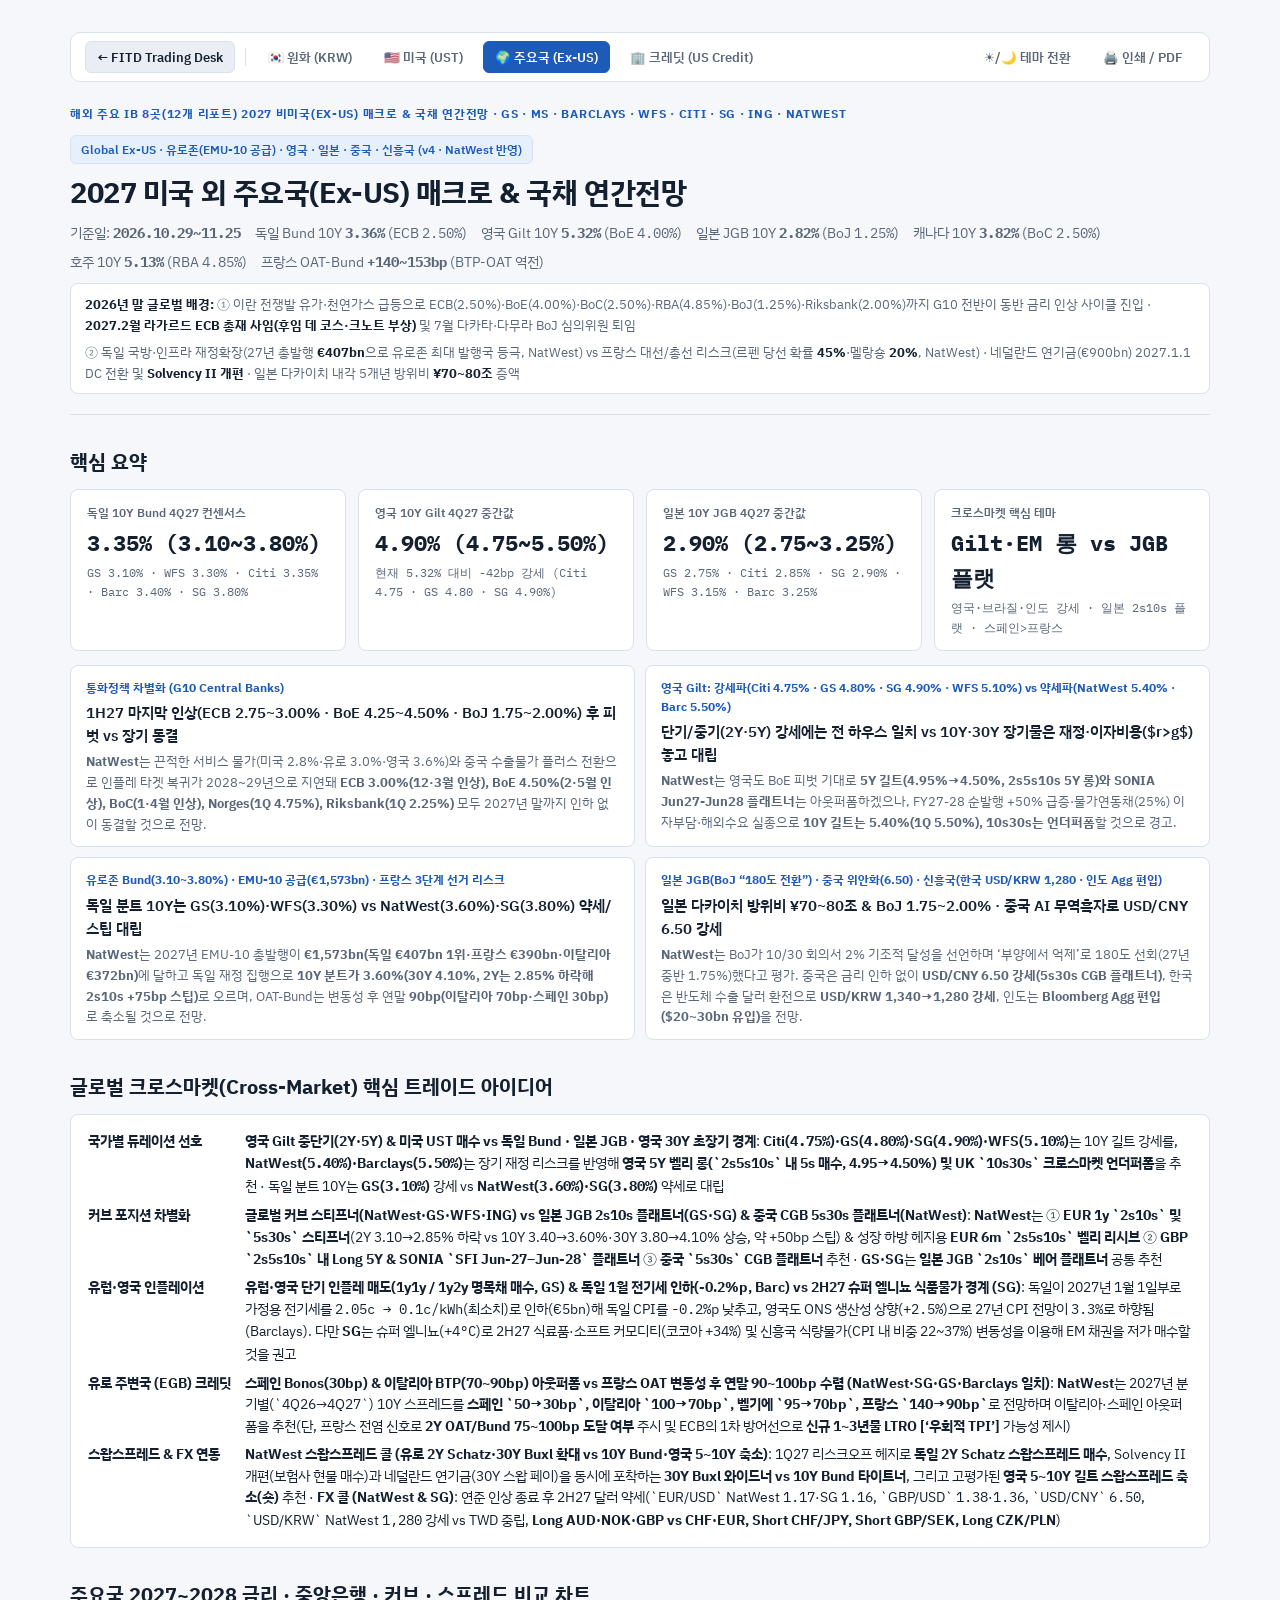
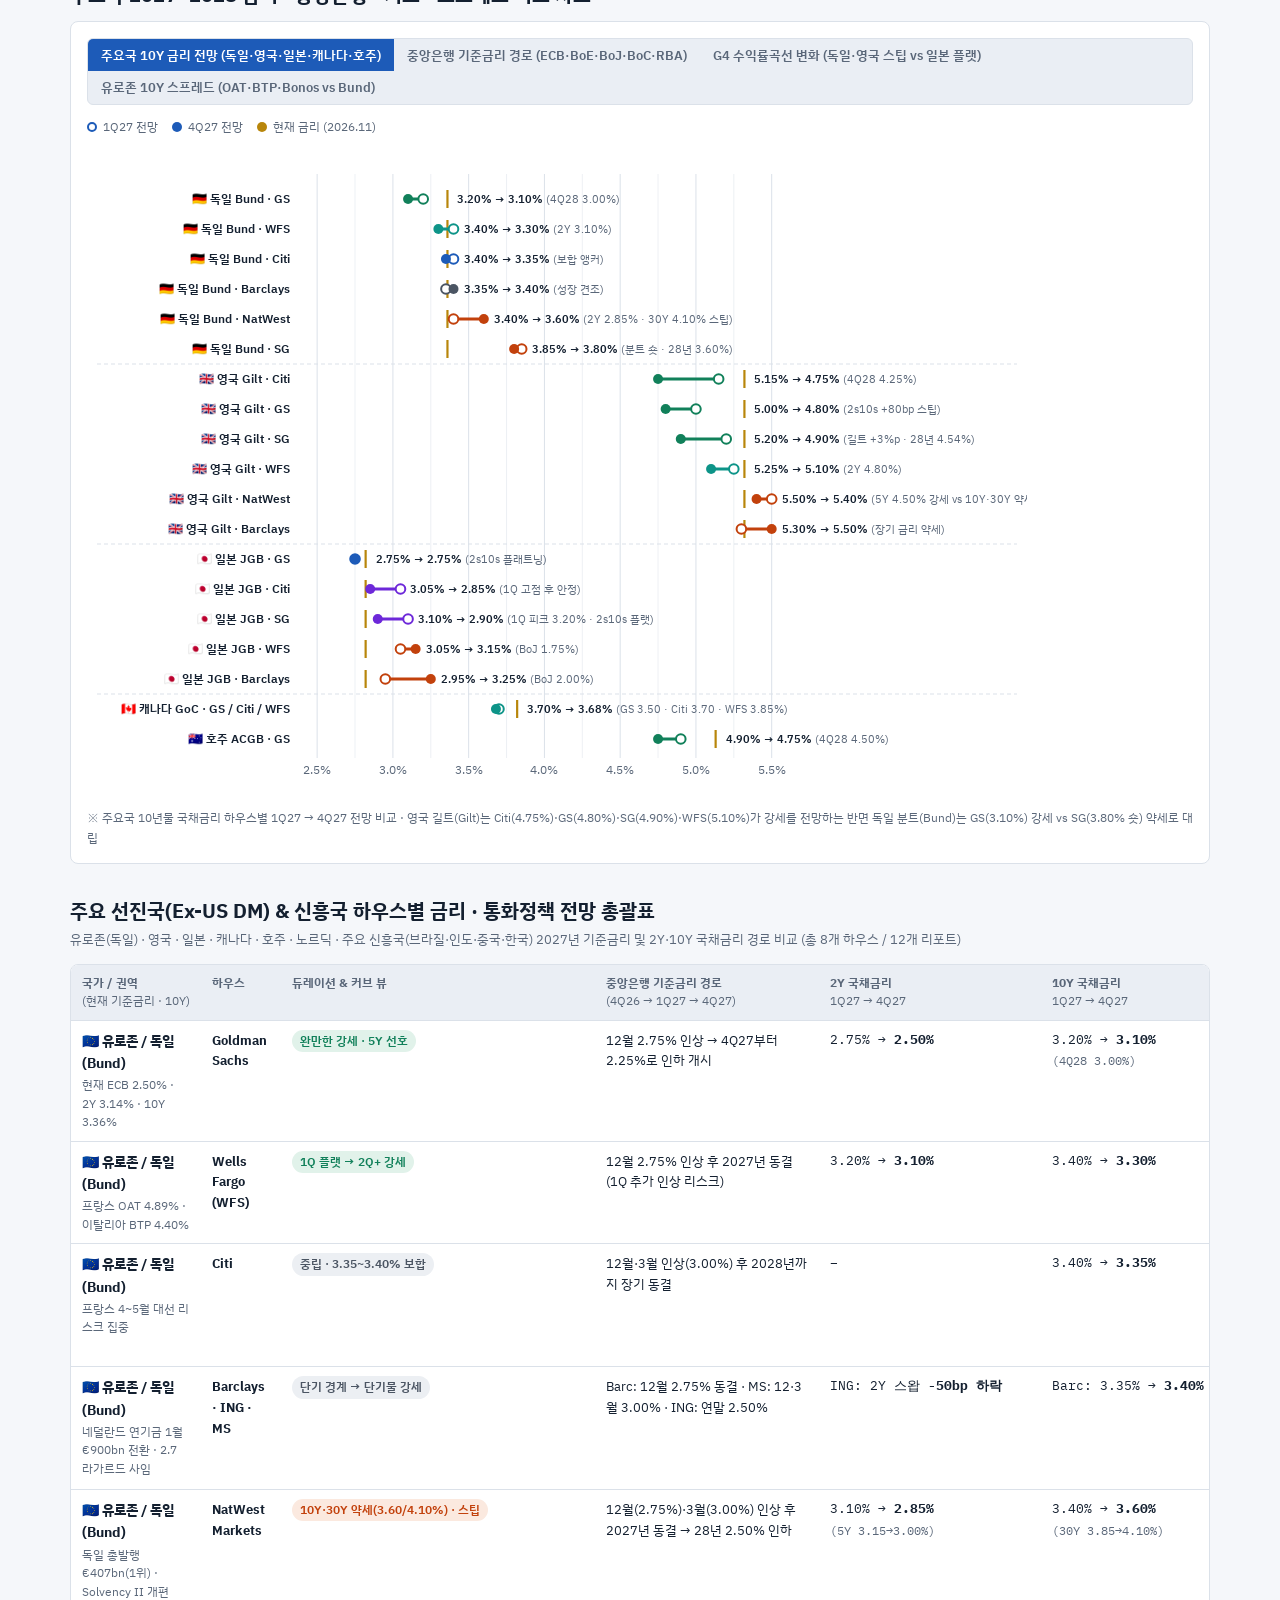
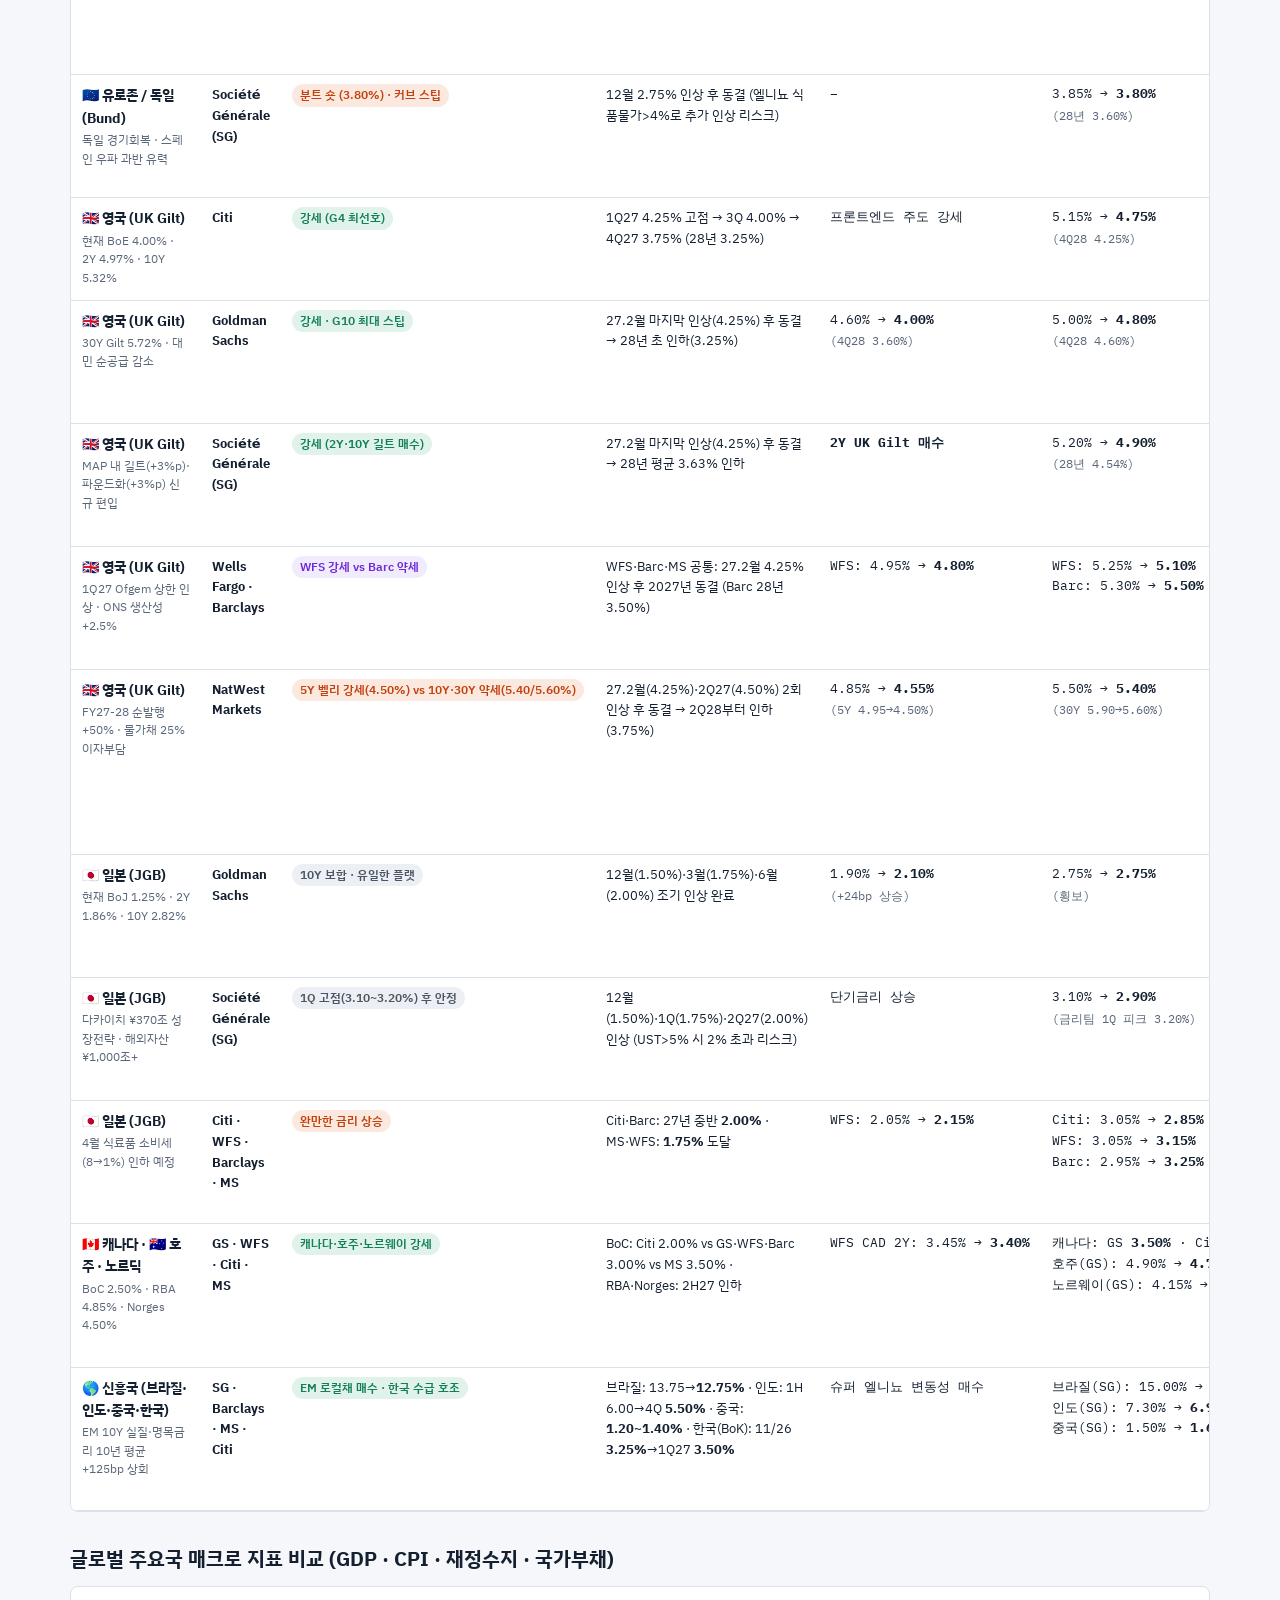
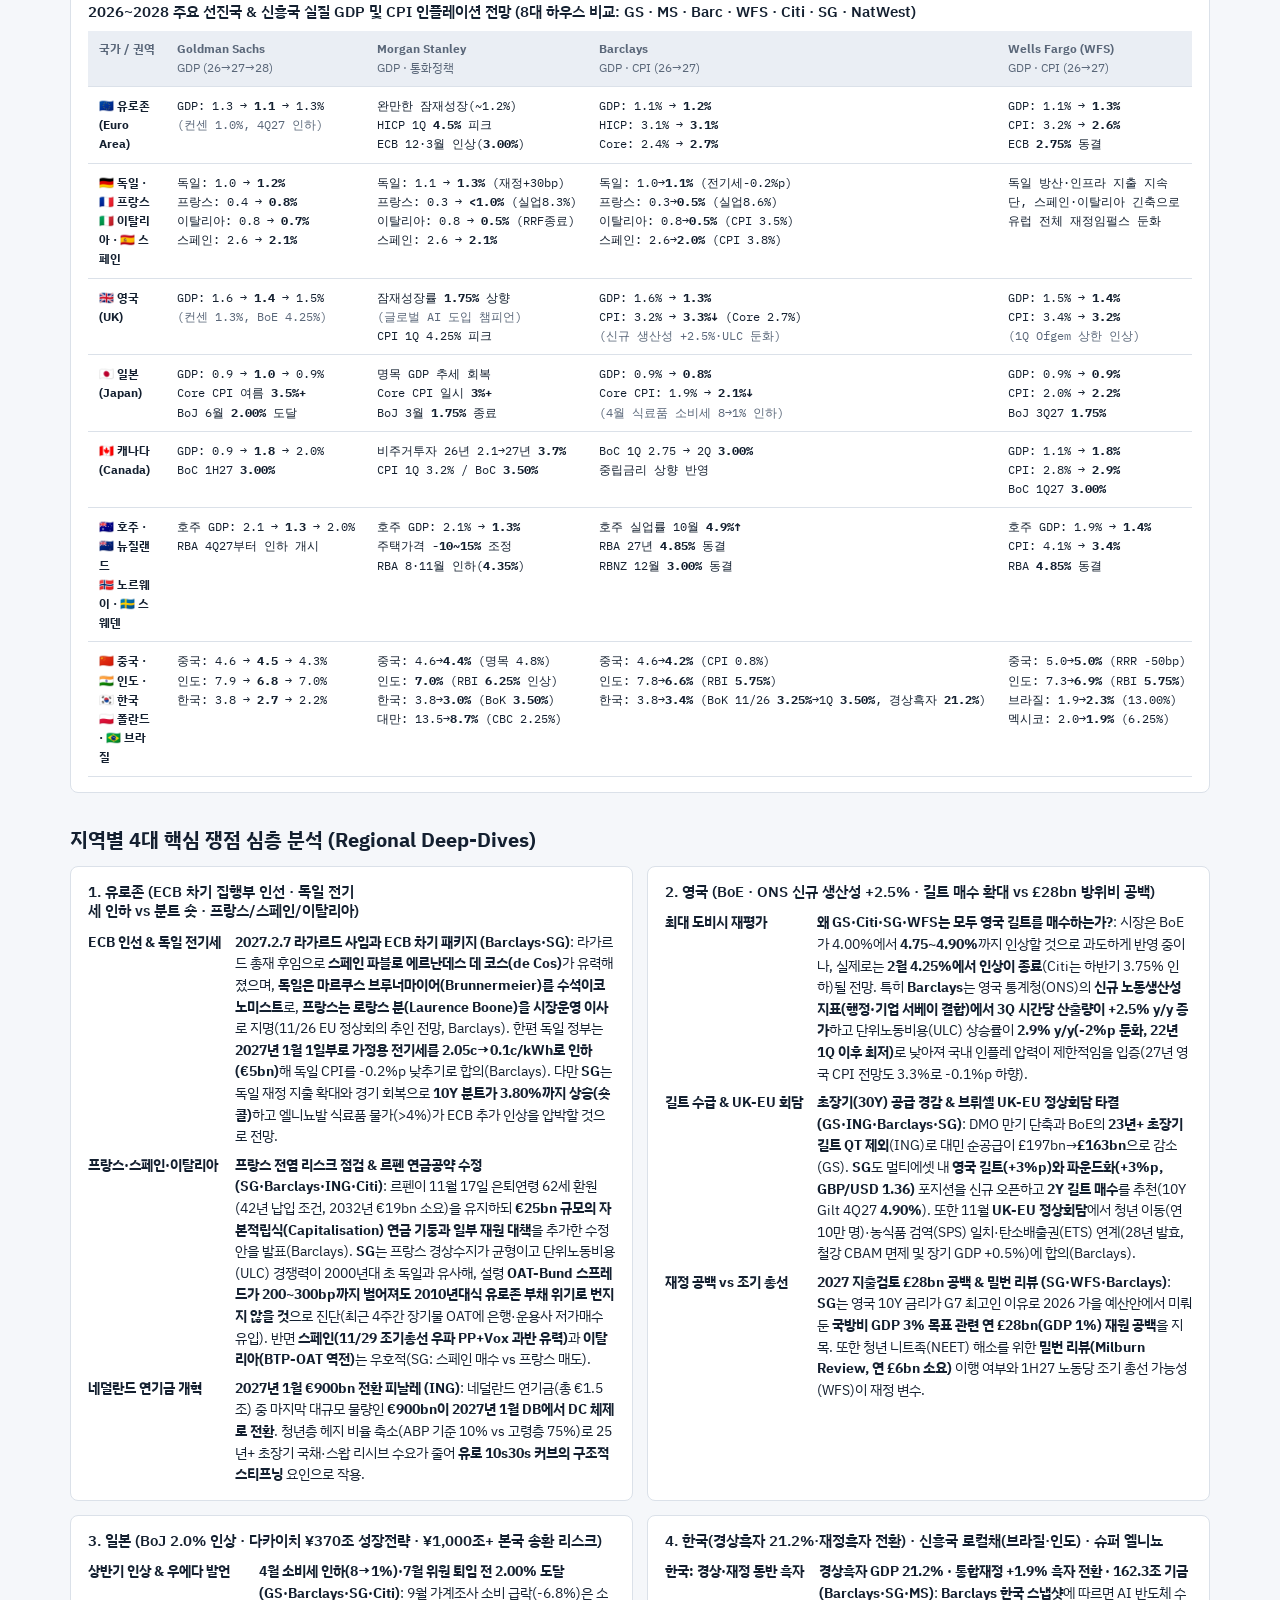
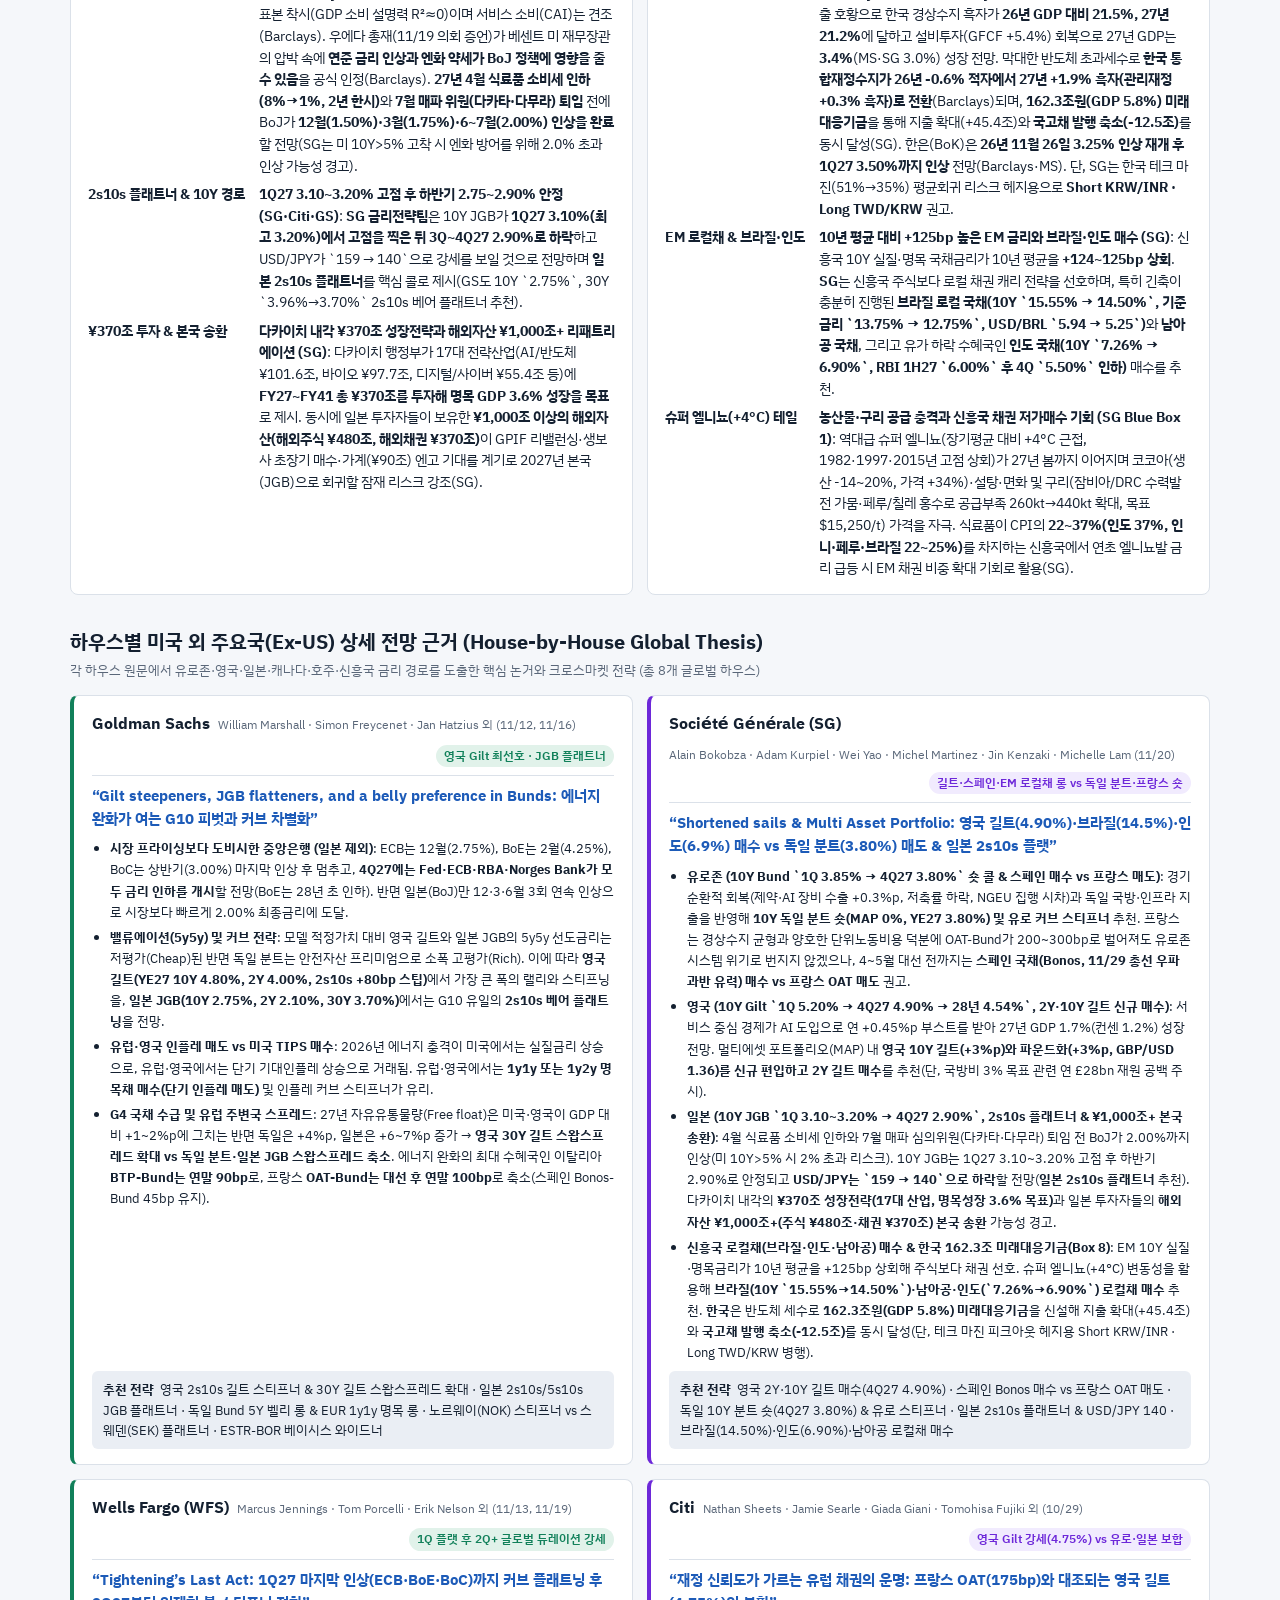
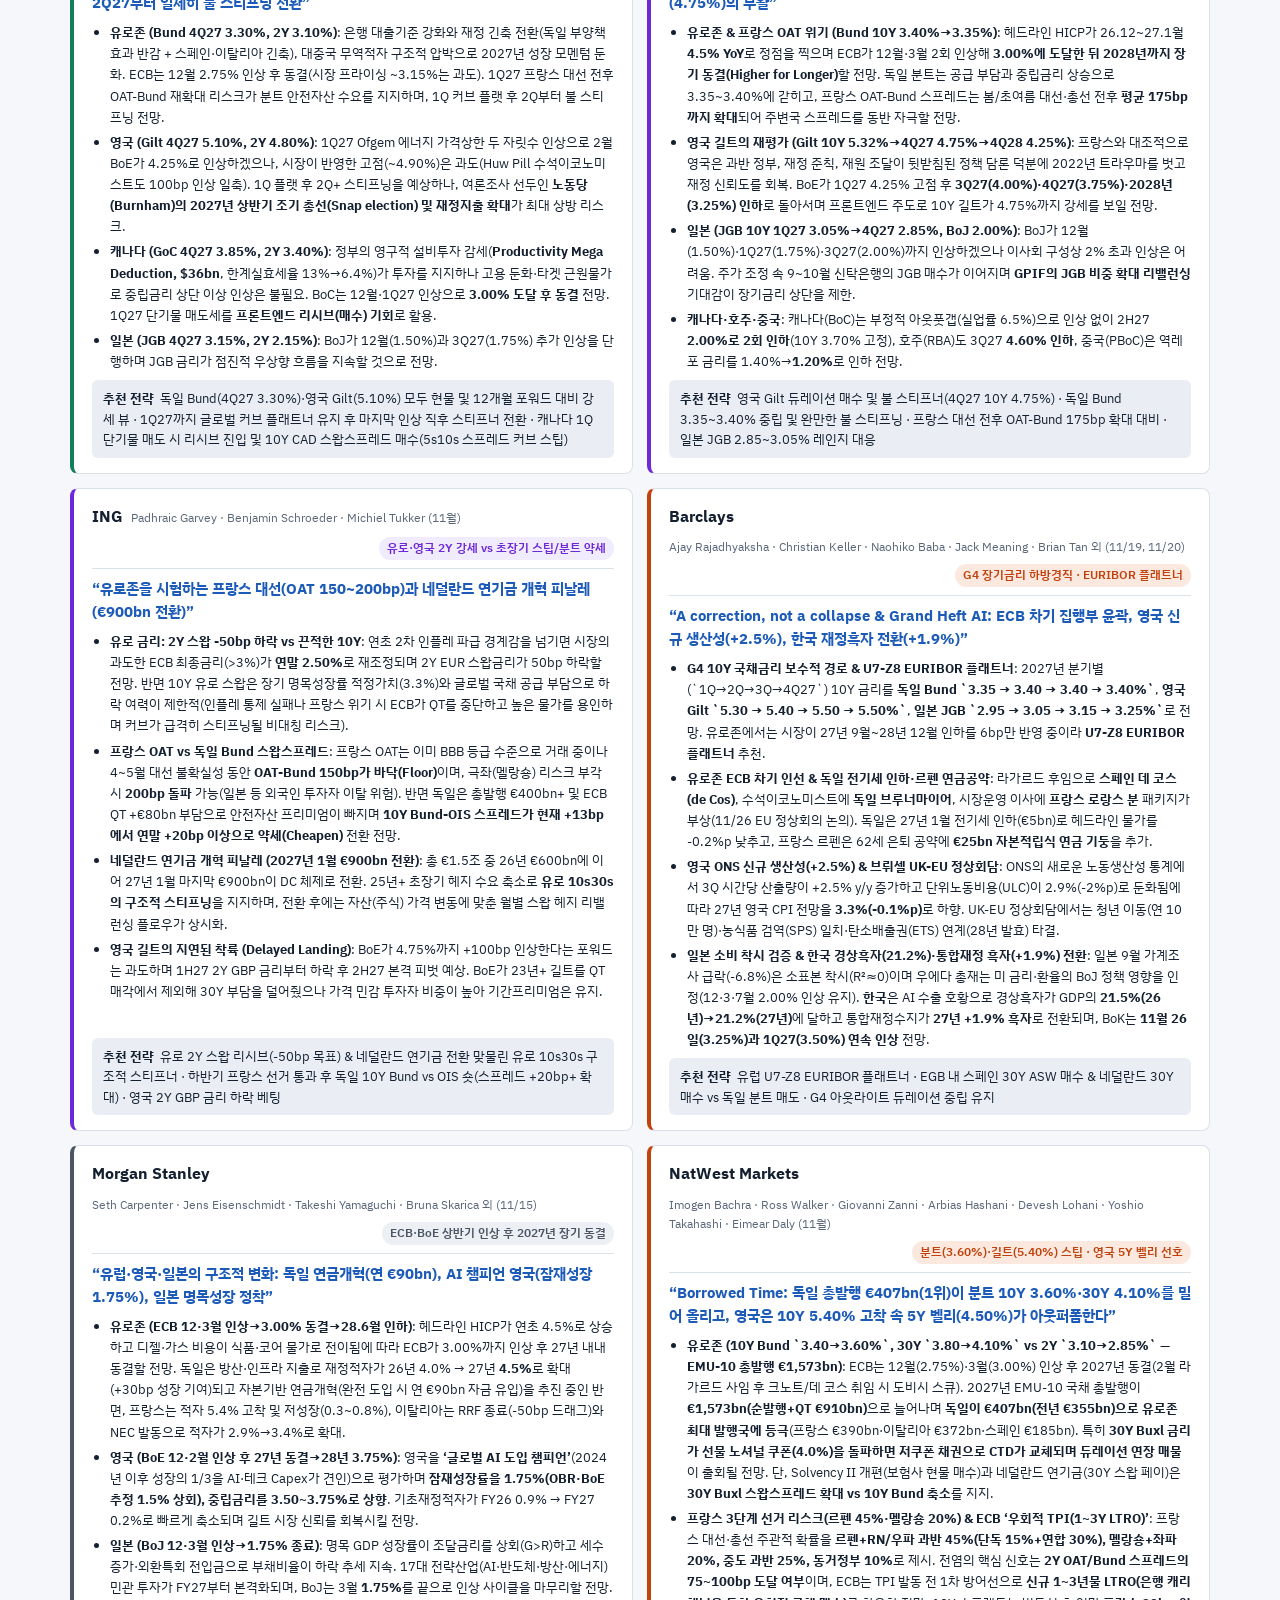
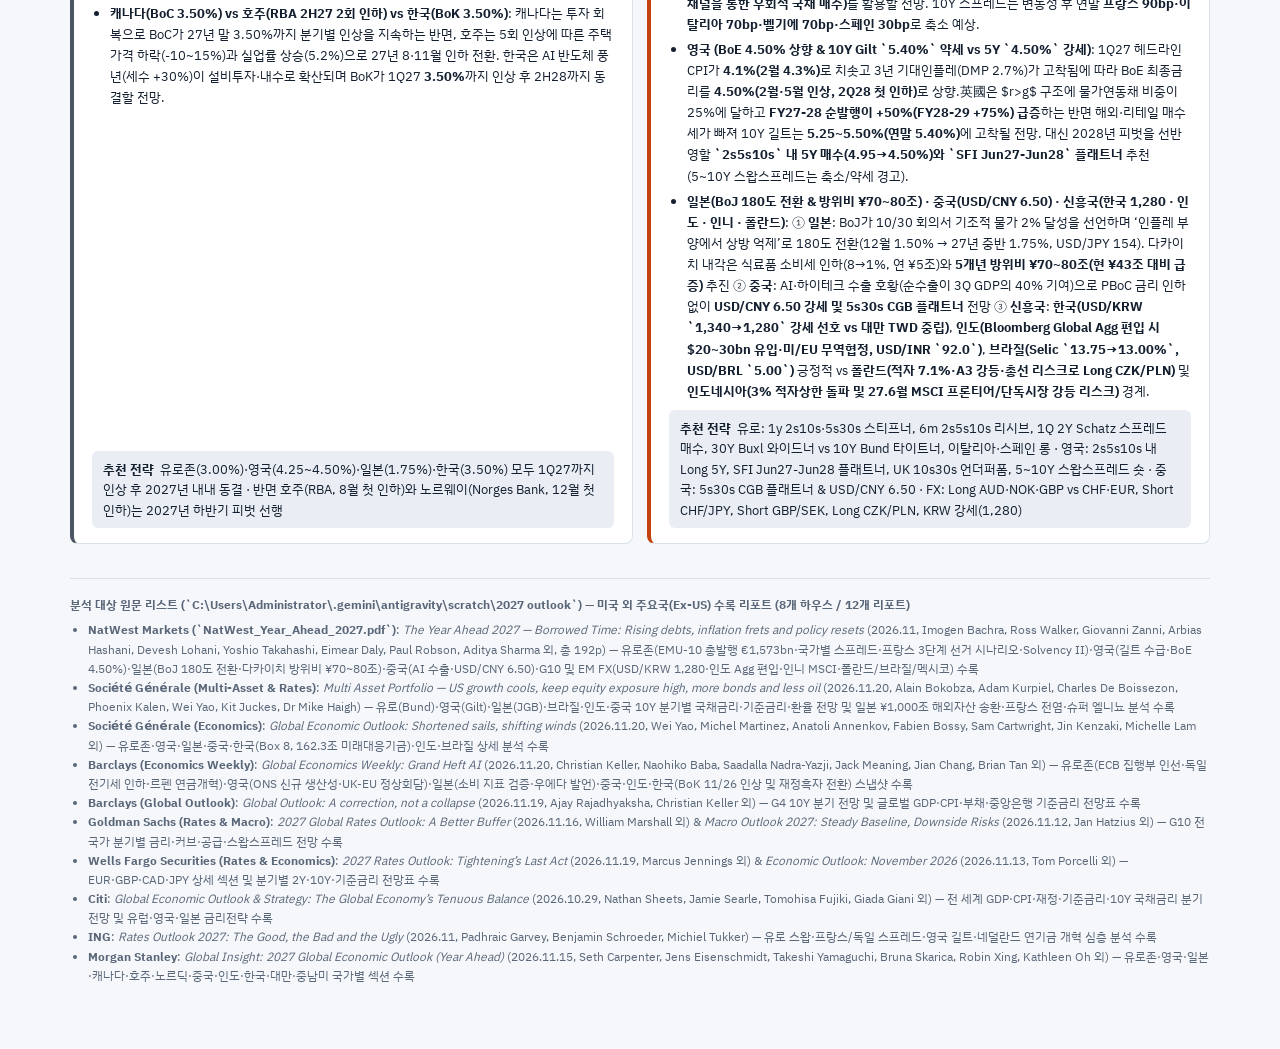
<file: global-2027-outlook.html>
<!doctype html>
<html lang="ko">
<head>
<meta charset="utf-8">
<meta name="viewport" content="width=device-width,initial-scale=1,viewport-fit=cover">
<title>2027 미국 외 주요국(Global Ex-US) 매크로 & 국채 연간전망 종합</title>
<link rel="stylesheet" href="https://fonts.googleapis.com/css2?family=IBM+Plex+Sans+KR:wght@400;500;600;700&family=IBM+Plex+Mono:wght@400;500;600&display=swap">
<style>
:root{
  --bg:#f5f7fa; --surface:#ffffff; --fg:#142030; --muted:#5a6779; --line:#dbe1e9; --soft:#eaeef4;
  --accent:#1d5bb8; --accent-soft:#e6effc;
  --bull:#11805a; --bull-soft:#e1f2ea;
  --bear:#c2410c; --bear-soft:#fbe9df;
  --neutral:#4b5563; --neutral-soft:#eceff3;
  --now:#b8860b; --purple:#6d28d9; --purple-soft:#f1ebfe;
  --teal:#0d9488; --teal-soft:#ccfbf1;
  --f-body:"IBM Plex Sans KR","Apple SD Gothic Neo","Malgun Gothic",system-ui,sans-serif;
  --f-mono:"IBM Plex Mono",ui-monospace,"SFMono-Regular",Consolas,monospace;
}
@media (prefers-color-scheme: dark){:root:not([data-theme="light"]){
  --bg:#0f141b; --surface:#161d27; --fg:#e4e9f0; --muted:#97a3b4; --line:#2a3442; --soft:#1d2531;
  --accent:#6ea2ef; --accent-soft:#192a42;
  --bull:#4cc596; --bull-soft:#15302a;
  --bear:#f08a5d; --bear-soft:#3a2219;
  --neutral:#a1abb9; --neutral-soft:#232b36;
  --now:#e3b341; --purple:#a78bfa; --purple-soft:#281e46;
  --teal:#2dd4bf; --teal-soft:#133836;
  color-scheme:dark;
}}
:root[data-theme="dark"]{
  --bg:#0f141b; --surface:#161d27; --fg:#e4e9f0; --muted:#97a3b4; --line:#2a3442; --soft:#1d2531;
  --accent:#6ea2ef; --accent-soft:#192a42;
  --bull:#4cc596; --bull-soft:#15302a;
  --bear:#f08a5d; --bear-soft:#3a2219;
  --neutral:#a1abb9; --neutral-soft:#232b36;
  --now:#e3b341; --purple:#a78bfa; --purple-soft:#281e46;
  --teal:#2dd4bf; --teal-soft:#133836;
  color-scheme:dark;
}
*{box-sizing:border-box}
body{
  margin:0; background:var(--bg); color:var(--fg); font-family:var(--f-body);
  font-size:14.5px; line-height:1.6;
  padding-left:max(16px,env(safe-area-inset-left,0px));
  padding-right:max(16px,env(safe-area-inset-right,0px));
  padding-block:32px 64px;
}
.wrap{max-width:1140px;margin:0 auto;display:flex;flex-direction:column;gap:34px}
h1,h2,h3,h4{text-wrap:balance;margin:0;line-height:1.3}
h1{font-size:29px;font-weight:700;letter-spacing:-.015em}
h2{font-size:19.5px;font-weight:700;display:flex;align-items:center;gap:8px}
h3{font-size:15px;font-weight:600}
p{margin:0}
.eyebrow{font-size:12px;letter-spacing:.06em;color:var(--accent);font-weight:700;text-transform:uppercase}
.num{font-family:var(--f-mono);font-variant-numeric:tabular-nums}

header{display:flex;flex-direction:column;gap:10px;border-bottom:1px solid var(--line);padding-bottom:20px}
.hdr-top{display:flex;justify-content:space-between;align-items:flex-start;gap:12px;flex-wrap:wrap}
.badge-draft{font-size:12px;font-weight:600;background:var(--accent-soft);color:var(--accent);padding:4px 10px;border-radius:6px;border:1px solid var(--line)}
header .meta{color:var(--muted);font-size:13.5px;display:flex;flex-wrap:wrap;gap:6px 14px;align-items:center}
header .context-bar{background:var(--surface);border:1px solid var(--line);border-radius:8px;padding:10px 14px;font-size:13px;color:var(--muted);display:flex;flex-wrap:wrap;gap:6px 18px}
header .context-bar b{color:var(--fg)}

section{display:flex;flex-direction:column;gap:14px}
.sec-sub{font-size:13px;color:var(--muted);margin-top:-8px}

.kpis{display:grid;grid-template-columns:repeat(4,minmax(0,1fr));gap:12px}
.kpi{background:var(--surface);border:1px solid var(--line);border-radius:8px;padding:13px 16px;display:flex;flex-direction:column;gap:3px}
.kpi .k{font-size:12px;color:var(--muted);font-weight:600}
.kpi .v{font-family:var(--f-mono);font-size:22px;font-weight:700}
.kpi .d{font-size:12px;font-family:var(--f-mono);color:var(--muted)}
.up{color:var(--bear)} .dn{color:var(--bull)}
@media (max-width:780px){.kpis{grid-template-columns:repeat(2,minmax(0,1fr))}}

.keys{display:grid;grid-template-columns:repeat(2,minmax(0,1fr));gap:10px;margin:0;padding:0;list-style:none}
@media (max-width:780px){.keys{grid-template-columns:1fr}}
.keys li{background:var(--surface);border:1px solid var(--line);border-radius:8px;padding:12px 15px;display:flex;flex-direction:column;gap:4px;min-width:0}
.keys .t{font-size:12px;color:var(--accent);font-weight:700}
.keys .b{font-weight:600;font-size:14.5px}
.keys .desc{font-size:13px;color:var(--muted)}

.chartcard{background:var(--surface);border:1px solid var(--line);border-radius:8px;padding:16px;display:flex;flex-direction:column;gap:12px}
.toolbar{display:flex;flex-wrap:wrap;gap:12px;align-items:center;justify-content:space-between}
.seg{display:inline-flex;border:1px solid var(--line);border-radius:6px;overflow:hidden;background:var(--soft);flex-wrap:wrap}
.seg button{font:inherit;font-size:12.8px;font-weight:600;border:0;background:transparent;color:var(--muted);padding:6px 13px;cursor:pointer;transition:all .15s}
.seg button[aria-pressed="true"]{background:var(--accent);color:#fff}
.seg button:focus-visible{outline:2px solid var(--accent);outline-offset:-2px}
.legend{display:flex;flex-wrap:wrap;gap:14px;font-size:12px;color:var(--muted)}
.legend span{display:inline-flex;align-items:center;gap:6px}
.sw{display:inline-block;width:10px;height:10px;border-radius:50%}
.scroll{overflow-x:auto}
svg text{font-family:var(--f-body)}
.note{font-size:12px;color:var(--muted)}

table{border-collapse:collapse;width:100%;min-width:880px;font-size:13px}
th,td{text-align:left;padding:9px 11px;border-bottom:1px solid var(--line);vertical-align:top}
th{font-size:11.5px;color:var(--muted);font-weight:700;background:var(--soft);position:sticky;top:0;white-space:nowrap}
td.n{font-family:var(--f-mono);font-variant-numeric:tabular-nums;white-space:nowrap}
td .who{font-weight:700;font-size:14px}
td .an{display:block;font-size:11.5px;color:var(--muted);margin-top:2px}
.tablebox{background:var(--surface);border:1px solid var(--line);border-radius:8px;overflow-x:auto}

.pill{display:inline-block;font-size:11.5px;font-weight:600;padding:2px 8px;border-radius:999px;white-space:nowrap}
.pill.bull{background:var(--bull-soft);color:var(--bull)}
.pill.bear{background:var(--bear-soft);color:var(--bear)}
.pill.neu{background:var(--neutral-soft);color:var(--neutral)}
.pill.mix{background:var(--purple-soft);color:var(--purple)}

.grid3{display:grid;grid-template-columns:repeat(3,minmax(0,1fr));gap:14px}
.grid2{display:grid;grid-template-columns:repeat(2,minmax(0,1fr));gap:14px}
@media (max-width:900px){.grid3,.grid2{grid-template-columns:1fr}}
.panel{background:var(--surface);border:1px solid var(--line);border-radius:8px;padding:15px 17px;display:flex;flex-direction:column;gap:10px;min-width:0}
.panel ul{margin:0;padding-left:18px;display:flex;flex-direction:column;gap:5px;font-size:13.5px}
.panel .sub{font-size:12.5px;color:var(--muted);border-top:1px dashed var(--line);padding-top:8px;margin-top:auto}
.split{display:flex;flex-direction:column;gap:8px}
.split .row{display:flex;gap:8px;align-items:center;flex-wrap:wrap}
.split .lab{font-size:12px;font-weight:700;min-width:95px;font-family:var(--f-mono)}
.chips{display:flex;flex-wrap:wrap;gap:6px}
.chip{font-size:12px;border:1px solid var(--line);border-radius:5px;padding:2px 8px;background:var(--soft);font-weight:500}
.chip .num{color:var(--muted);margin-left:4px;font-size:11.5px}

dl.kv{margin:0;display:grid;grid-template-columns:auto 1fr;gap:7px 14px;font-size:13.5px}
dl.kv dt{font-weight:700;white-space:nowrap;color:var(--fg)}
dl.kv dd{margin:0;min-width:0;color:var(--fg)}

table.dt{min-width:680px;font-size:13px}
table.dt td:first-child{font-weight:700;white-space:nowrap;width:14%}
table.dt th.pos{color:var(--bull)} table.dt th.neg{color:var(--bear)}
table.dt td:nth-child(2),table.dt td:nth-child(3){width:43%}
.consensus{font-size:13.5px;background:var(--soft);border-left:3px solid var(--accent);border-radius:4px;padding:9px 13px}
.consensus b{margin-right:6px;color:var(--accent)}

.whygrid{display:grid;grid-template-columns:repeat(2,minmax(0,1fr));gap:14px}
@media (max-width:900px){.whygrid{grid-template-columns:1fr}}
.why{background:var(--surface);border:1px solid var(--line);border-left:4px solid var(--neutral);border-radius:8px;padding:15px 18px;display:flex;flex-direction:column;gap:8px;min-width:0}
.why.bull{border-left-color:var(--bull)}
.why.bear{border-left-color:var(--bear)}
.why.mix{border-left-color:var(--purple)}
.why .hd{display:flex;align-items:baseline;gap:8px;flex-wrap:wrap;border-bottom:1px solid var(--line);padding-bottom:8px}
.why .hd .who{font-weight:700;font-size:16px}
.why .hd .an{font-size:12px;color:var(--muted)}
.why .hd .pill{margin-left:auto}
.why .v{font-weight:700;font-size:14.5px;color:var(--accent)}
.why ul{margin:0;padding-left:18px;font-size:13.2px;display:flex;flex-direction:column;gap:4px}
.why .s{font-size:12.8px;background:var(--soft);padding:8px 11px;border-radius:6px;margin-top:auto}
.why .s b{color:var(--fg);font-weight:700;margin-right:6px}

.notes{font-size:12px;color:var(--muted);display:flex;flex-direction:column;gap:6px;border-top:1px solid var(--line);padding-top:16px}
.notes ul{margin:0;padding-left:18px}

.desk-nav{display:flex;align-items:center;justify-content:space-between;gap:12px;flex-wrap:wrap;background:var(--surface);border:1px solid var(--line);border-radius:10px;padding:8px 14px;margin-bottom:-12px}
.desk-nav .nav-left,.desk-nav .nav-right{display:flex;align-items:center;gap:8px;flex-wrap:wrap}
.desk-nav a,.desk-nav button{font:inherit;font-size:12.5px;font-weight:600;color:var(--muted);text-decoration:none;padding:5px 11px;border-radius:6px;border:1px solid transparent;background:transparent;cursor:pointer;transition:all .15s}
.desk-nav a:hover,.desk-nav button:hover{background:var(--soft);color:var(--fg)}
.desk-nav a.back{color:var(--fg);border-color:var(--line);background:var(--soft)}
.desk-nav a.active{background:var(--accent);color:#fff;border-color:var(--accent)}
.desk-nav .sep{width:1px;height:18px;background:var(--line);margin:0 2px}

.print-only{display:none}
@page{size:A4;margin:10mm}
@media print{
  *{-webkit-print-color-adjust:exact;print-color-adjust:exact}
  :root{--bg:#ffffff}
  body{font-size:10.5px;padding:0;background:#ffffff}
  .wrap{gap:16px;max-width:none}
  h1{font-size:22px} h2{font-size:15px}
  h2{break-after:avoid}
  .seg,.desk-nav{display:none}
  .print-only{display:block}
  svg{width:100%;height:auto}
  .scroll,.tablebox{overflow:visible}
  table{min-width:0;font-size:9px}
  th,td{padding:4px 5px}
  th{position:static}
  .kpi,.panel,.keys li,tr,.why{break-inside:avoid}
  .chart-sec,.supply-sec,.why-sec{break-before:page}
}
</style>
<script>
(function(){
  try {
    var saved = localStorage.getItem('fitd-theme');
    if (saved === 'dark' || saved === 'slate') document.documentElement.setAttribute('data-theme', 'dark');
    else if (saved === 'light') document.documentElement.setAttribute('data-theme', 'light');
  } catch (e) {}
})();
function toggleOutlookTheme() {
  var cur = document.documentElement.getAttribute('data-theme');
  var isDark = cur === 'dark' || (!cur && window.matchMedia('(prefers-color-scheme: dark)').matches);
  var next = isDark ? 'light' : 'dark';
  document.documentElement.setAttribute('data-theme', next);
  try { localStorage.setItem('fitd-theme', next); } catch (e) {}
}
</script>
</head>
<body>
<div class="wrap">

<nav class="desk-nav" aria-label="FITD 데스크 및 연간전망 내비게이션">
  <div class="nav-left">
    <a href="./index.html#rv" class="back">← FITD Trading Desk</a>
    <span class="sep"></span>
    <a href="./krw-2027-outlook.html">🇰🇷 원화 (KRW)</a>
    <a href="./ust-2027-outlook.html">🇺🇸 미국 (UST)</a>
    <a href="./global-2027-outlook.html" class="active">🌍 주요국 (Ex-US)</a>
    <a href="./credit-2027-outlook.html">🏢 크레딧 (US Credit)</a>
  </div>
  <div class="nav-right">
    <button type="button" onclick="toggleOutlookTheme()">☀️/🌙 테마 전환</button>
    <button type="button" onclick="window.print()">🖨️ 인쇄 / PDF</button>
  </div>
</nav>

<header>
  <div class="hdr-top">
    <span class="eyebrow">해외 주요 IB 8곳(12개 리포트) 2027 비미국(Ex-US) 매크로 & 국채 연간전망 · GS · MS · Barclays · WFS · Citi · SG · ING · NatWest</span>
    <span class="badge-draft">Global Ex-US · 유로존(EMU-10 공급) · 영국 · 일본 · 중국 · 신흥국 (v4 · NatWest 반영)</span>
  </div>
  <h1>2027 미국 외 주요국(Ex-US) 매크로 & 국채 연간전망</h1>
  <div class="meta">
    <span>기준일: <b class="num">2026.10.29~11.25</b></span>
    <span>독일 Bund 10Y <b class="num">3.36%</b> (ECB <span class="num">2.50%</span>)</span>
    <span>영국 Gilt 10Y <b class="num">5.32%</b> (BoE <span class="num">4.00%</span>)</span>
    <span>일본 JGB 10Y <b class="num">2.82%</b> (BoJ <span class="num">1.25%</span>)</span>
    <span>캐나다 10Y <b class="num">3.82%</b> (BoC <span class="num">2.50%</span>)</span>
    <span>호주 10Y <b class="num">5.13%</b> (RBA <span class="num">4.85%</span>)</span>
    <span>프랑스 OAT-Bund <b class="num">+140~153bp</b> (BTP-OAT 역전)</span>
  </div>
  <div class="context-bar">
    <span><b>2026년 말 글로벌 배경:</b> ① 이란 전쟁발 유가·천연가스 급등으로 ECB(2.50%)·BoE(4.00%)·BoC(2.50%)·RBA(4.85%)·BoJ(1.25%)·Riksbank(2.00%)까지 G10 전반이 동반 금리 인상 사이클 진입 · <b>2027.2월 라가르드 ECB 총재 사임(후임 데 코스·크노트 부상)</b> 및 7월 다카타·다무라 BoJ 심의위원 퇴임</span>
    <span>② 독일 국방·인프라 재정확장(27년 총발행 <b>€407bn</b>으로 유로존 최대 발행국 등극, NatWest) vs 프랑스 대선/총선 리스크(르펜 당선 확률 <b>45%</b>·멜랑숑 <b>20%</b>, NatWest) · 네덜란드 연기금(€900bn) 2027.1.1 DC 전환 및 <b>Solvency II 개편</b> · 일본 다카이치 내각 5개년 방위비 <b>¥70~80조</b> 증액</span>
  </div>
</header>

<section>
  <h2>핵심 요약</h2>
  <div class="kpis" id="kpis"></div>
  <ul class="keys">
    <li>
      <span class="t">통화정책 차별화 (G10 Central Banks)</span>
      <span class="b">1H27 마지막 인상(ECB 2.75~3.00% · BoE 4.25~4.50% · BoJ 1.75~2.00%) 후 피벗 vs 장기 동결</span>
      <span class="desc"><b>NatWest</b>는 끈적한 서비스 물가(미국 2.8%·유로 3.0%·영국 3.6%)와 중국 수출물가 플러스 전환으로 인플레 타겟 복귀가 2028~29년으로 지연돼 <b>ECB 3.00%(12·3월 인상), BoE 4.50%(2·5월 인상), BoC(1·4월 인상), Norges(1Q 4.75%), Riksbank(1Q 2.25%)</b> 모두 2027년 말까지 인하 없이 동결할 것으로 전망.</span>
    </li>
    <li>
      <span class="t">영국 Gilt: 강세파(Citi 4.75% · GS 4.80% · SG 4.90% · WFS 5.10%) vs 약세파(NatWest 5.40% · Barc 5.50%)</span>
      <span class="b">단기/중기(2Y·5Y) 강세에는 전 하우스 일치 vs 10Y·30Y 장기물은 재정·이자비용($r>g$) 놓고 대립</span>
      <span class="desc"><b>NatWest</b>는 영국도 BoE 피벗 기대로 <b>5Y 길트(4.95%→4.50%, 2s5s10s 5Y 롱)와 SONIA Jun27-Jun28 플래트너</b>는 아웃퍼폼하겠으나, FY27-28 순발행 +50% 급증·물가연동채(25%) 이자부담·해외수요 실종으로 <b>10Y 길트는 5.40%(1Q 5.50%), 10s30s는 언더퍼폼</b>할 것으로 경고.</span>
    </li>
    <li>
      <span class="t">유로존 Bund(3.10~3.80%) · EMU-10 공급(€1,573bn) · 프랑스 3단계 선거 리스크</span>
      <span class="b">독일 분트 10Y는 GS(3.10%)·WFS(3.30%) vs NatWest(3.60%)·SG(3.80%) 약세/스팁 대립</span>
      <span class="desc"><b>NatWest</b>는 2027년 EMU-10 총발행이 <b>€1,573bn(독일 €407bn 1위·프랑스 €390bn·이탈리아 €372bn)</b>에 달하고 독일 재정 집행으로 <b>10Y 분트가 3.60%(30Y 4.10%, 2Y는 2.85% 하락해 2s10s +75bp 스팁)</b>로 오르며, OAT-Bund는 변동성 후 연말 <b>90bp(이탈리아 70bp·스페인 30bp)</b>로 축소될 것으로 전망.</span>
    </li>
    <li>
      <span class="t">일본 JGB(BoJ “180도 전환”) · 중국 위안화(6.50) · 신흥국(한국 USD/KRW 1,280 · 인도 Agg 편입)</span>
      <span class="b">일본 다카이치 방위비 ¥70~80조 &amp; BoJ 1.75~2.00% · 중국 AI 무역흑자로 USD/CNY 6.50 강세</span>
      <span class="desc"><b>NatWest</b>는 BoJ가 10/30 회의서 2% 기조적 달성을 선언하며 ‘부양에서 억제’로 180도 선회(27년 중반 1.75%)했다고 평가. 중국은 금리 인하 없이 <b>USD/CNY 6.50 강세(5s30s CGB 플래트너)</b>, 한국은 반도체 수출 달러 환전으로 <b>USD/KRW 1,340→1,280 강세</b>, 인도는 <b>Bloomberg Agg 편입($20~30bn 유입)</b>을 전망.</span>
    </li>
  </ul>
</section>

<section>
  <h2>글로벌 크로스마켓(Cross-Market) 핵심 트레이드 아이디어</h2>
  <div class="panel">
    <dl class="kv">
      <dt>국가별 듀레이션 선호</dt>
      <dd><b>영국 Gilt 중단기(2Y·5Y) &amp; 미국 UST 매수 vs 독일 Bund · 일본 JGB · 영국 30Y 초장기 경계</b>: <b>Citi(<span class="num">4.75%</span>)·GS(<span class="num">4.80%</span>)·SG(<span class="num">4.90%</span>)·WFS(<span class="num">5.10%</span>)</b>는 10Y 길트 강세를, <b>NatWest(<span class="num">5.40%</span>)·Barclays(<span class="num">5.50%</span>)</b>는 장기 재정 리스크를 반영해 <b>영국 5Y 벨리 롱(`2s5s10s` 내 5s 매수, 4.95→4.50%) 및 UK `10s30s` 크로스마켓 언더퍼폼</b>을 추천 · 독일 분트 10Y는 <b>GS(<span class="num">3.10%</span>)</b> 강세 vs <b>NatWest(<span class="num">3.60%</span>)·SG(<span class="num">3.80%</span>)</b> 약세로 대립</dd>
      <dt>커브 포지션 차별화</dt>
      <dd><b>글로벌 커브 스티프너(NatWest·GS·WFS·ING) vs 일본 JGB 2s10s 플래트너(GS·SG) &amp; 중국 CGB 5s30s 플래트너(NatWest)</b>: <b>NatWest</b>는 ① <b>EUR 1y `2s10s` 및 `5s30s` 스티프너</b>(2Y 3.10→2.85% 하락 vs 10Y 3.40→3.60%·30Y 3.80→4.10% 상승, 약 +50bp 스팁) &amp; 성장 하방 헤지용 <b>EUR 6m `2s5s10s` 벨리 리시브</b> ② <b>GBP `2s5s10s` 내 Long 5Y &amp; SONIA `SFI Jun-27–Jun-28` 플래트너</b> ③ <b>중국 `5s30s` CGB 플래트너</b> 추천 · <b>GS·SG</b>는 <b>일본 JGB `2s10s` 베어 플래트너</b> 공통 추천</dd>
      <dt>유럽·영국 인플레이션</dt>
      <dd><b>유럽·영국 단기 인플레 매도(1y1y / 1y2y 명목채 매수, GS) & 독일 1월 전기세 인하(-0.2%p, Barc) vs 2H27 슈퍼 엘니뇨 식품물가 경계 (SG)</b>: 독일이 2027년 1월 1일부로 가정용 전기세를 <span class="num">2.05c → 0.1c/kWh</span>(최소치)로 인하(€5bn)해 독일 CPI를 <span class="num">-0.2%p</span> 낮추고, 영국도 ONS 생산성 상향(<span class="num">+2.5%</span>)으로 27년 CPI 전망이 <span class="num">3.3%</span>로 하향됨(Barclays). 다만 <b>SG</b>는 슈퍼 엘니뇨(<span class="num">+4°C</span>)로 2H27 식료품·소프트 커모디티(코코아 <span class="num">+34%</span>) 및 신흥국 식량물가(CPI 내 비중 <span class="num">22~37%</span>) 변동성을 이용해 EM 채권을 저가 매수할 것을 권고</dd>
      <dt>유로 주변국 (EGB) 크레딧</dt>
      <dd><b>스페인 Bonos(30bp) &amp; 이탈리아 BTP(70~90bp) 아웃퍼폼 vs 프랑스 OAT 변동성 후 연말 90~100bp 수렴 (NatWest·SG·GS·Barclays 일치)</b>: <b>NatWest</b>는 2027년 분기별(`4Q26→4Q27`) 10Y 스프레드를 <b>스페인 `50→30bp`, 이탈리아 `100→70bp`, 벨기에 `95→70bp`, 프랑스 `140→90bp`</b>로 전망하며 이탈리아·스페인 아웃퍼폼을 추천(단, 프랑스 전염 신호로 <b>2Y OAT/Bund 75~100bp 도달 여부</b> 주시 및 ECB의 1차 방어선으로 <b>신규 1~3년물 LTRO [‘우회적 TPI’]</b> 가능성 제시)</dd>
      <dt>스왑스프레드 & FX 연동</dt>
      <dd><b>NatWest 스왑스프레드 콜 (유로 2Y Schatz·30Y Buxl 확대 vs 10Y Bund·영국 5~10Y 축소)</b>: 1Q27 리스크오프 헤지로 <b>독일 2Y Schatz 스왑스프레드 매수</b>, Solvency II 개편(보험사 현물 매수)과 네덜란드 연기금(30Y 스왑 페이)을 동시에 포착하는 <b>30Y Buxl 와이드너 vs 10Y Bund 타이트너</b>, 그리고 고평가된 <b>영국 5~10Y 길트 스왑스프레드 축소(숏)</b> 추천 · <b>FX 콜 (NatWest &amp; SG)</b>: 연준 인상 종료 후 2H27 달러 약세(`EUR/USD` NatWest <span class="num">1.17</span>·SG <span class="num">1.16</span>, `GBP/USD` <span class="num">1.38</span>·<span class="num">1.36</span>, `USD/CNY` <span class="num">6.50</span>, `USD/KRW` NatWest <span class="num">1,280</span> 강세 vs TWD 중립, <b>Long AUD·NOK·GBP vs CHF·EUR, Short CHF/JPY, Short GBP/SEK, Long CZK/PLN</b>)</dd>
    </dl>
  </div>
</section>

<section class="chart-sec">
  <h2>주요국 2027~2028 금리 · 중앙은행 · 커브 · 스프레드 비교 차트</h2>
  <div class="chartcard">
    <div class="toolbar">
      <div class="seg" role="group" aria-label="글로벌 차트 선택">
        <button type="button" id="tab10Y" aria-pressed="true">주요국 10Y 금리 전망 (독일·영국·일본·캐나다·호주)</button>
        <button type="button" id="tabCB" aria-pressed="false">중앙은행 기준금리 경로 (ECB·BoE·BoJ·BoC·RBA)</button>
        <button type="button" id="tabCurves" aria-pressed="false">G4 수익률곡선 변화 (독일·영국 스팁 vs 일본 플랫)</button>
        <button type="button" id="tabEGB" aria-pressed="false">유로존 10Y 스프레드 (OAT·BTP·Bonos vs Bund)</button>
      </div>
      <div class="legend" id="chartLegend"></div>
    </div>
    <div class="scroll"><svg id="mainChart" role="img" aria-label="미국 외 주요국 금리 전망 차트"></svg></div>
    <p class="note" id="chartNote"></p>
  </div>
</section>

<section>
  <h2>주요 선진국(Ex-US DM) & 신흥국 하우스별 금리 · 통화정책 전망 총괄표</h2>
  <p class="sec-sub">유로존(독일) · 영국 · 일본 · 캐나다 · 호주 · 노르딕 · 주요 신흥국(브라질·인도·중국·한국) 2027년 기준금리 및 2Y·10Y 국채금리 경로 비교 (총 8개 하우스 / 12개 리포트)</p>
  <div class="tablebox">
    <table>
      <thead>
        <tr>
          <th>국가 / 권역<br><span style="font-weight:400">(현재 기준금리 · 10Y)</span></th>
          <th>하우스</th>
          <th>듀레이션 & 커브 뷰</th>
          <th>중앙은행 기준금리 경로<br><span style="font-weight:400">(4Q26 → 1Q27 → 4Q27)</span></th>
          <th>2Y 국채금리<br><span style="font-weight:400">1Q27 → 4Q27</span></th>
          <th>10Y 국채금리<br><span style="font-weight:400">1Q27 → 4Q27</span></th>
          <th>4Q27 커브<br><span style="font-weight:400">(2s10s / 30Y)</span></th>
          <th>핵심 논거 & 트레이드 전략</th>
        </tr>
      </thead>
      <tbody id="dmTbody"></tbody>
    </table>
  </div>
</section>

<section>
  <h2>글로벌 주요국 매크로 지표 비교 (GDP · CPI · 재정수지 · 국가부채)</h2>
  <div class="panel">
    <h3>2026~2028 주요 선진국 & 신흥국 실질 GDP 및 CPI 인플레이션 전망 (8대 하우스 비교: GS · MS · Barc · WFS · Citi · SG · NatWest)</h3>
    <div class="scroll">
      <table style="min-width:1160px;font-size:12.0px">
        <thead>
          <tr>
            <th>국가 / 권역</th>
            <th>Goldman Sachs<br><span style="font-weight:400">GDP (26→27→28)</span></th>
            <th>Morgan Stanley<br><span style="font-weight:400">GDP · 통화정책</span></th>
            <th>Barclays<br><span style="font-weight:400">GDP · CPI (26→27)</span></th>
            <th>Wells Fargo (WFS)<br><span style="font-weight:400">GDP · CPI (26→27)</span></th>
            <th>Citi<br><span style="font-weight:400">GDP · CPI (26→27)</span></th>
            <th>SocGen (SG)<br><span style="font-weight:400">GDP · CPI (26→27→28)</span></th>
            <th>NatWest<br><span style="font-weight:400">GDP · CPI · 기준금리</span></th>
            <th>2027 재정적자 / 부채·공급<br><span style="font-weight:400">(Citi · Barc · SG · NatWest)</span></th>
          </tr>
        </thead>
        <tbody>
          <tr>
            <td><b>🇪🇺 유로존 (Euro Area)</b></td>
            <td class="n">GDP: 1.3 → <b>1.1</b> → 1.3%<br><span class="note">(컨센 1.0%, 4Q27 인하)</span></td>
            <td class="n">완만한 잠재성장(~1.2%)<br>HICP 1Q <b>4.5%</b> 피크<br>ECB 12·3월 인상(<b>3.00%</b>)</td>
            <td class="n">GDP: 1.1% → <b>1.2%</b><br>HICP: 3.1% → <b>3.1%</b><br>Core: 2.4% → <b>2.7%</b></td>
            <td class="n">GDP: 1.1% → <b>1.3%</b><br>CPI: 3.2% → <b>2.6%</b><br>ECB <b>2.75%</b> 동결</td>
            <td class="n">GDP: 1.1% → <b>1.4%</b><br>HICP: 3.1% → <b>3.4%</b><br>Core: 2.4% → <b>2.6%</b></td>
            <td class="n">GDP: 1.1 → <b>1.2</b> → 1.1%<br>HICP: 3.1 → <b>3.4</b> → 2.3%<br>Core: 2.4 → <b>2.8%</b> (ECB <b>2.75%+</b>)</td>
            <td class="n">GDP: 1.0 → <b>1.2</b> → 1.7%<br>HICP: 3.1 → <b>2.6</b> → 1.9%<br>Core: <b>2.4%</b> (ECB <b>3.00%</b>)</td>
            <td class="n">적자 <b>-3.5~-3.7%</b> / 부채 <b>89~91%</b><br><b>EMU-10 총발행 €1,573bn</b><br>(순발행+QT <b>€910bn</b>, NatWest)</td>
          </tr>
          <tr>
            <td><b>🇩🇪 독일 · 🇫🇷 프랑스<br>🇮🇹 이탈리아 · 🇪🇸 스페인</b></td>
            <td class="n">독일: 1.0 → <b>1.2%</b><br>프랑스: 0.4 → <b>0.8%</b><br>이탈리아: 0.8 → <b>0.7%</b><br>스페인: 2.6 → <b>2.1%</b></td>
            <td class="n">독일: 1.1 → <b>1.3%</b> (재정+30bp)<br>프랑스: 0.3 → <b>&lt;1.0%</b> (실업8.3%)<br>이탈리아: 0.8 → <b>0.5%</b> (RRF종료)<br>스페인: 2.6 → <b>2.1%</b></td>
            <td class="n">독일: 1.0→<b>1.1%</b> (전기세-0.2%p)<br>프랑스: 0.3→<b>0.5%</b> (실업8.6%)<br>이탈리아: 0.8→<b>0.5%</b> (CPI 3.5%)<br>스페인: 2.6→<b>2.0%</b> (CPI 3.8%)</td>
            <td class="n">독일 방산·인프라 지출 지속<br>단, 스페인·이탈리아 긴축으로<br>유럽 전체 재정임펄스 둔화</td>
            <td class="n">독일: 1.1→<b>1.3%</b> (CPI 2.7%)<br>프랑스: 0.4→<b>0.8%</b> (CPI 2.5%)<br>이탈리아: 1.0→<b>1.0%</b> (CPI 4.0%)<br>스페인: 2.8→<b>2.4%</b> (CPI 3.9%)</td>
            <td class="n">독일: 1.0→<b>1.1%</b> (CPI 3.5%)<br>프랑스: 0.2→<b>0.3%</b> (CPI 2.9%)<br>이탈리아: 0.8→<b>0.7%</b> (CPI 3.6%)<br>스페인: 2.6→<b>2.0%</b> (CPI 3.9%)</td>
            <td class="n">10Y 스프레드(4Q26→4Q27):<br>프랑스 <b>140→90bp</b> (르펜 45%)<br>이탈리아 <b>100→70bp</b><br>스페인 <b>50→30bp</b> · 벨기에 <b>70bp</b></td>
            <td class="n"><b>2027 총발행(NatWest p.101)</b>:<br>독일 <b>€407bn(1위!)</b> · 프랑스 <b>€390bn</b><br>이탈리아 <b>€372bn</b> · 스페인 <b>€185bn</b><br>벨기에 <b>€62bn</b> · 네덜란드 <b>€55bn</b></td>
          </tr>
          <tr>
            <td><b>🇬🇧 영국 (UK)</b></td>
            <td class="n">GDP: 1.6 → <b>1.4</b> → 1.5%<br><span class="note">(컨센 1.3%, BoE 4.25%)</span></td>
            <td class="n">잠재성장률 <b>1.75%</b> 상향<br><span class="note">(글로벌 AI 도입 챔피언)</span><br>CPI 1Q 4.25% 피크</td>
            <td class="n">GDP: 1.6% → <b>1.3%</b><br>CPI: 3.2% → <b>3.3%↓</b> (Core 2.7%)<br><span class="note">(신규 생산성 +2.5%·ULC 둔화)</span></td>
            <td class="n">GDP: 1.5% → <b>1.4%</b><br>CPI: 3.4% → <b>3.2%</b><br><span class="note">(1Q Ofgem 상한 인상)</span></td>
            <td class="n">GDP: 1.6% → <b>1.8%</b><br>CPI: 3.2% → <b>3.8%</b><br>BoE 4Q27 <b>3.75%</b> 인하</td>
            <td class="n">GDP: 1.6 → <b>1.7</b> → 1.8%<br>CPI: 3.2 → <b>3.8</b> → 2.2%<br>BoE 2월 <b>4.25%</b> (28년 3.63%)</td>
            <td class="n">GDP: 1.5 → <b>1.2%</b> (명목 <b>4.4%</b>)<br>CPI: 3.2 → <b>3.4%</b> (1Q <b>4.1%</b> 피크)<br>BoE 2·5월 인상 → <b>4.50%</b> 동결</td>
            <td class="n">총적자 <b>-3.5%</b> / 물가채 비중 <b>25%</b><br>FY27-28 순발행 <b>+50% 급증</b>(NatWest)<br><span class="note">(SG: 방위비 £28bn 미반영 지적)</span></td>
          </tr>
          <tr>
            <td><b>🇯🇵 일본 (Japan)</b></td>
            <td class="n">GDP: 0.9 → <b>1.0</b> → 0.9%<br>Core CPI 여름 <b>3.5%+</b><br>BoJ 6월 <b>2.00%</b> 도달</td>
            <td class="n">명목 GDP 추세 회복<br>Core CPI 일시 <b>3%+</b><br>BoJ 3월 <b>1.75%</b> 종료</td>
            <td class="n">GDP: 0.9% → <b>0.8%</b><br>Core CPI: 1.9% → <b>2.1%↓</b><br><span class="note">(4월 식료품 소비세 8→1% 인하)</span></td>
            <td class="n">GDP: 0.9% → <b>0.9%</b><br>CPI: 2.0% → <b>2.2%</b><br>BoJ 3Q27 <b>1.75%</b></td>
            <td class="n">GDP: 0.9% → <b>0.8%</b><br>CPI: 1.8% → <b>2.1%</b><br>BoJ 3Q27 <b>2.00%</b></td>
            <td class="n">GDP: 0.8 → <b>0.7</b> → 1.0%<br>CPI: 2.1 → <b>2.8</b> → 1.8%<br>BoJ 2Q <b>2.00%</b> (상방리스크)</td>
            <td class="n">GDP: 0.9 → <b>0.9</b> → 0.9%<br>CPI: 1.9 → <b>1.9%</b> (1Q 3.1%)<br>BoJ 12월 1.50 → 2Q27 <b>1.75%</b></td>
            <td class="n">식료품 소비세 인하(<b>연 ¥5조</b> 미확보)<br>5개년 방위비 <b>¥43조→¥70~80조</b><br>민관 투자 <b>¥370조</b> (NatWest·SG)</td>
          </tr>
          <tr>
            <td><b>🇨🇦 캐나다 (Canada)</b></td>
            <td class="n">GDP: 0.9 → <b>1.8</b> → 2.0%<br>BoC 1H27 <b>3.00%</b></td>
            <td class="n">비주거투자 26년 2.1→27년 <b>3.7%</b><br>CPI 1Q 3.2% / BoC <b>3.50%</b></td>
            <td class="n">BoC 1Q 2.75 → 2Q <b>3.00%</b><br>중립금리 상향 반영</td>
            <td class="n">GDP: 1.1% → <b>1.8%</b><br>CPI: 2.8% → <b>2.9%</b><br>BoC 1Q27 <b>3.00%</b></td>
            <td class="n">GDP: 0.9% → <b>1.5%</b><br>CPI: 2.8% → <b>2.5%</b> (4Q 1.8%)<br>BoC 4Q27 <b>2.00%</b> 인하</td>
            <td class="n">원자재 통화(CAD·AUD·NOK·NZD)<br>바스켓 <b>5% 비중 유지</b></td>
            <td class="n">BoC <b>1월·4월 2회 추가 인상</b><br>(연준 추격 후 동결, USD/CAD <b>1.38</b>)<br><span class="note">(1월 미국 자동차 50% 관세 리스크)</span></td>
            <td class="n">적자 <b>-1.9%</b> / 총부채 <b>100.8%</b><br><span class="note">(Mega Deduction $36bn 비용)</span></td>
          </tr>
          <tr>
            <td><b>🇦🇺 호주 · 🇳🇿 뉴질랜드<br>🇳🇴 노르웨이 · 🇸🇪 스웨덴</b></td>
            <td class="n">호주 GDP: 2.1 → <b>1.3</b> → 2.0%<br>RBA 4Q27부터 인하 개시</td>
            <td class="n">호주 GDP: 2.1% → <b>1.3%</b><br>주택가격 <b>-10~15%</b> 조정<br>RBA 8·11월 인하(<b>4.35%</b>)</td>
            <td class="n">호주 실업률 10월 <b>4.9%↑</b><br>RBA 27년 <b>4.85%</b> 동결<br>RBNZ 12월 <b>3.00%</b> 동결</td>
            <td class="n">호주 GDP: 1.9% → <b>1.4%</b><br>CPI: 4.1% → <b>3.4%</b><br>RBA <b>4.85%</b> 동결</td>
            <td class="n">호주 GDP: 2.0% → <b>1.7%</b> (CPI 2.9%)<br>NZ GDP: 1.8% → <b>2.7%</b> (CPI 1.8%)<br>RBA 3Q27 <b>4.60%</b> 인하</td>
            <td class="n">호주 슈퍼 엘니뇨 가뭄 노출<br>원자재 통화 바스켓 편입</td>
            <td class="n">RBA <b>4.85% 동결</b> (AUD/USD <b>0.74</b>)<br>RBNZ 12월 인상 후 동결<br>Norges 1Q <b>4.75%</b> · Riksbank 1Q <b>2.25%</b></td>
            <td class="n">호주 적자 <b>-0.8%</b> / 부채 <b>50.1%</b><br>스웨덴 경상흑자 <b>6.2%</b>·NIIP <b>SEK 5.3조</b></td>
          </tr>
          <tr>
            <td><b>🇨🇳 중국 · 🇮🇳 인도 · 🇰🇷 한국<br>🇵🇱 폴란드 · 🇧🇷 브라질</b></td>
            <td class="n">중국: 4.6 → <b>4.5</b> → 4.3%<br>인도: 7.9 → <b>6.8</b> → 7.0%<br>한국: 3.8 → <b>2.7</b> → 2.2%</td>
            <td class="n">중국: 4.6→<b>4.4%</b> (명목 4.8%)<br>인도: <b>7.0%</b> (RBI <b>6.25%</b> 인상)<br>한국: 3.8→<b>3.0%</b> (BoK <b>3.50%</b>)<br>대만: 13.5→<b>8.7%</b> (CBC 2.25%)</td>
            <td class="n">중국: 4.6→<b>4.2%</b> (CPI 0.8%)<br>인도: 7.8→<b>6.6%</b> (RBI <b>5.75%</b>)<br>한국: 3.8→<b>3.4%</b> (BoK 11/26 <b>3.25%</b>→1Q <b>3.50%</b>, 경상흑자 <b>21.2%</b>)</td>
            <td class="n">중국: 5.0→<b>5.0%</b> (RRR -50bp)<br>인도: 7.3→<b>6.9%</b> (RBI <b>5.75%</b>)<br>브라질: 1.9→<b>2.3%</b> (13.00%)<br>멕시코: 2.0→<b>1.9%</b> (6.25%)</td>
            <td class="n">중국: 4.6→<b>4.1%</b> (PBoC <b>1.20%</b>)<br>인도: 7.7→<b>7.0%</b> (RBI <b>6.00%</b>)<br>폴란드: 3.6→<b>3.1%</b> (4.25%)<br>브라질: 1.8→<b>1.4%</b></td>
            <td class="n">중국: 4.6→<b>4.5%</b> (10Y <b>1.60%</b>)<br>인도: 7.6→<b>6.9%</b> (10Y <b>6.90%</b>)<br>한국: 3.6→<b>3.0%</b> (CPI 2.3%)<br>브라질: <b>1.2%</b> (10Y <b>14.50%</b>)</td>
            <td class="n">중국: 4.6→<b>4.4%</b> (PBoC 동결, CNY <b>6.50</b>)<br>한국: <b>USD/KRW 1,340→1,280</b> 강세<br>인도: Bloomberg Agg 편입(<b>$20~30bn</b>)<br>브라질: Selic 13.75→<b>13.00%</b> (BRL <b>5.00</b>)</td>
            <td class="n">한국 27년 통합재정 <b>+1.9% 흑자</b>(Barc)<br><b>162.3조 미래대응기금</b>(국채 <b>-12.5조</b>, SG)<br>폴란드 적자 <b>-7.1%</b>(A3 강등, NatWest)<br>인니 적자 <b>3% 상한 돌파·MSCI 강등</b> 위험</td>
          </tr>
        </tbody>
      </table>
    </div>
  </div>
</section>

<section>
  <h2>지역별 4대 핵심 쟁점 심층 분석 (Regional Deep-Dives)</h2>
  <div class="grid2">
    <div class="panel">
      <h3>1. 유로존 (ECB 차기 집행부 인선 · 독일 전기세 인하 vs 분트 숏 · 프랑스/스페인/이탈리아)</h3>
      <dl class="kv">
        <dt>ECB 인선 & 독일 전기세</dt>
        <dd><b>2027.2.7 라가르드 사임과 ECB 차기 패키지 (Barclays·SG)</b>: 라가르드 총재 후임으로 <b>스페인 파블로 에르난데스 데 코스(de Cos)</b>가 유력해졌으며, <b>독일은 마르쿠스 브루너마이어(Brunnermeier)를 수석이코노미스트</b>로, <b>프랑스는 로랑스 분(Laurence Boone)을 시장운영 이사</b>로 지명(11/26 EU 정상회의 추인 전망, Barclays). 한편 독일 정부는 <b>2027년 1월 1일부로 가정용 전기세를 2.05c→0.1c/kWh로 인하(€5bn)</b>해 독일 CPI를 -0.2%p 낮추기로 합의(Barclays). 다만 <b>SG</b>는 독일 재정 지출 확대와 경기 회복으로 <b>10Y 분트가 3.80%까지 상승(숏 콜)</b>하고 엘니뇨발 식료품 물가(>4%)가 ECB 추가 인상을 압박할 것으로 전망.</dd>
        <dt>프랑스·스페인·이탈리아</dt>
        <dd><b>프랑스 전염 리스크 점검 & 르펜 연금공약 수정 (SG·Barclays·ING·Citi)</b>: 르펜이 11월 17일 은퇴연령 62세 환원(42년 납입 조건, 2032년 €19bn 소요)을 유지하되 <b>€25bn 규모의 자본적립식(Capitalisation) 연금 기둥과 일부 재원 대책</b>을 추가한 수정안을 발표(Barclays). <b>SG</b>는 프랑스 경상수지가 균형이고 단위노동비용(ULC) 경쟁력이 2000년대 초 독일과 유사해, 설령 <b>OAT-Bund 스프레드가 200~300bp까지 벌어져도 2010년대식 유로존 부채 위기로 번지지 않을 것</b>으로 진단(최근 4주간 장기물 OAT에 은행·운용사 저가매수 유입). 반면 <b>스페인(11/29 조기총선 우파 PP+Vox 과반 유력)</b>과 <b>이탈리아(BTP-OAT 역전)</b>는 우호적(SG: 스페인 매수 vs 프랑스 매도).</dd>
        <dt>네덜란드 연기금 개혁</dt>
        <dd><b>2027년 1월 €900bn 전환 피날레 (ING)</b>: 네덜란드 연기금(총 €1.5조) 중 마지막 대규모 물량인 <b>€900bn이 2027년 1월 DB에서 DC 체제로 전환</b>. 청년층 헤지 비율 축소(ABP 기준 10% vs 고령층 75%)로 25년+ 초장기 국채·스왑 리시브 수요가 줄어 <b>유로 10s30s 커브의 구조적 스티프닝</b> 요인으로 작용.</dd>
      </dl>
    </div>

    <div class="panel">
      <h3>2. 영국 (BoE · ONS 신규 생산성 +2.5% · 길트 매수 확대 vs £28bn 방위비 공백)</h3>
      <dl class="kv">
        <dt>최대 도비시 재평가</dt>
        <dd><b>왜 GS·Citi·SG·WFS는 모두 영국 길트를 매수하는가?</b>: 시장은 BoE가 4.00%에서 <b>4.75~4.90%</b>까지 인상할 것으로 과도하게 반영 중이나, 실제로는 <b>2월 4.25%에서 인상이 종료</b>(Citi는 하반기 3.75% 인하)될 전망. 특히 <b>Barclays</b>는 영국 통계청(ONS)의 <b>신규 노동생산성 지표(행정·기업 서베이 결합)에서 3Q 시간당 산출량이 +2.5% y/y 증가</b>하고 단위노동비용(ULC) 상승률이 <b>2.9% y/y(-2%p 둔화, 22년 1Q 이후 최저)</b>로 낮아져 국내 인플레 압력이 제한적임을 입증(27년 영국 CPI 전망도 3.3%로 -0.1%p 하향).</dd>
        <dt>길트 수급 & UK-EU 회담</dt>
        <dd><b>초장기(30Y) 공급 경감 & 브뤼셀 UK-EU 정상회담 타결 (GS·ING·Barclays·SG)</b>: DMO 만기 단축과 BoE의 <b>23년+ 초장기 길트 QT 제외</b>(ING)로 대민 순공급이 £197bn→<b>£163bn</b>으로 감소(GS). <b>SG</b>도 멀티에셋 내 <b>영국 길트(+3%p)와 파운드화(+3%p, GBP/USD 1.36)</b> 포지션을 신규 오픈하고 <b>2Y 길트 매수</b>를 추천(10Y Gilt 4Q27 <b>4.90%</b>). 또한 11월 <b>UK-EU 정상회담</b>에서 청년 이동(연 10만 명)·농식품 검역(SPS) 일치·탄소배출권(ETS) 연계(28년 발효, 철강 CBAM 면제 및 장기 GDP +0.5%)에 합의(Barclays).</dd>
        <dt>재정 공백 vs 조기 총선</dt>
        <dd><b>2027 지출검토 £28bn 공백 & 밀번 리뷰 (SG·WFS·Barclays)</b>: <b>SG</b>는 영국 10Y 금리가 G7 최고인 이유로 2026 가을 예산안에서 미뤄둔 <b>국방비 GDP 3% 목표 관련 연 £28bn(GDP 1%) 재원 공백</b>을 지목. 또한 청년 니트족(NEET) 해소를 위한 <b>밀번 리뷰(Milburn Review, 연 £6bn 소요)</b> 이행 여부와 1H27 노동당 조기 총선 가능성(WFS)이 재정 변수.</dd>
      </dl>
    </div>

    <div class="panel">
      <h3>3. 일본 (BoJ 2.0% 인상 · 다카이치 ¥370조 성장전략 · ¥1,000조+ 본국 송환 리스크)</h3>
      <dl class="kv">
        <dt>상반기 인상 & 우에다 발언</dt>
        <dd><b>4월 소비세 인하(8→1%)·7월 위원 퇴임 전 2.00% 도달 (GS·Barclays·SG·Citi)</b>: 9월 가계조사 소비 급락(-6.8%)은 소표본 착시(GDP 소비 설명력 R²≈0)이며 서비스 소비(CAI)는 견조(Barclays). 우에다 총재(11/19 의회 증언)가 베센트 미 재무장관의 압박 속에 <b>연준 금리 인상과 엔화 약세가 BoJ 정책에 영향을 줄 수 있음</b>을 공식 인정(Barclays). <b>27년 4월 식료품 소비세 인하(8%→1%, 2년 한시)</b>와 <b>7월 매파 위원(다카타·다무라) 퇴임</b> 전에 BoJ가 <b>12월(1.50%)·3월(1.75%)·6~7월(2.00%) 인상을 완료</b>할 전망(SG는 미 10Y>5% 고착 시 엔화 방어를 위해 2.0% 초과 인상 가능성 경고).</dd>
        <dt>2s10s 플래트너 & 10Y 경로</dt>
        <dd><b>1Q27 3.10~3.20% 고점 후 하반기 2.75~2.90% 안정 (SG·Citi·GS)</b>: <b>SG 금리전략팀</b>은 10Y JGB가 <b>1Q27 3.10%(최고 3.20%)에서 고점을 찍은 뒤 3Q~4Q27 2.90%로 하락</b>하고 USD/JPY가 `159 → 140`으로 강세를 보일 것으로 전망하며 <b>일본 2s10s 플래트너</b>를 핵심 콜로 제시(GS도 10Y `2.75%`, 30Y `3.96%→3.70%` 2s10s 베어 플래트너 추천).</dd>
        <dt>¥370조 투자 & 본국 송환</dt>
        <dd><b>다카이치 내각 ¥370조 성장전략과 해외자산 ¥1,000조+ 리패트리에이션 (SG)</b>: 다카이치 행정부가 17대 전략산업(AI/반도체 ¥101.6조, 바이오 ¥97.7조, 디지털/사이버 ¥55.4조 등)에 <b>FY27~FY41 총 ¥370조를 투자해 명목 GDP 3.6% 성장을 목표</b>로 제시. 동시에 일본 투자자들이 보유한 <b>¥1,000조 이상의 해외자산(해외주식 ¥480조, 해외채권 ¥370조)</b>이 GPIF 리밸런싱·생보사 초장기 매수·가계(¥90조) 엔고 기대를 계기로 2027년 본국(JGB)으로 회귀할 잠재 리스크 강조(SG).</dd>
      </dl>
    </div>

    <div class="panel">
      <h3>4. 한국(경상흑자 21.2%·재정흑자 전환) · 신흥국 로컬채(브라질·인도) · 슈퍼 엘니뇨</h3>
      <dl class="kv">
        <dt>한국: 경상·재정 동반 흑자</dt>
        <dd><b>경상흑자 GDP 21.2% · 통합재정 +1.9% 흑자 전환 · 162.3조 기금 (Barclays·SG·MS)</b>: <b>Barclays 한국 스냅샷</b>에 따르면 AI 반도체 수출 호황으로 한국 경상수지 흑자가 <b>26년 GDP 대비 21.5%, 27년 21.2%</b>에 달하고 설비투자(GFCF +5.4%) 회복으로 27년 GDP는 <b>3.4%</b>(MS·SG 3.0%) 성장 전망. 막대한 반도체 초과세수로 <b>한국 통합재정수지가 26년 -0.6% 적자에서 27년 +1.9% 흑자(관리재정 +0.3% 흑자)로 전환</b>(Barclays)되며, <b>162.3조원(GDP 5.8%) 미래대응기금</b>을 통해 지출 확대(+45.4조)와 <b>국고채 발행 축소(-12.5조)</b>를 동시 달성(SG). 한은(BoK)은 <b>26년 11월 26일 3.25% 인상 재개 후 1Q27 3.50%까지 인상</b> 전망(Barclays·MS). 단, SG는 한국 테크 마진(51%→35%) 평균회귀 리스크 헤지용으로 <b>Short KRW/INR · Long TWD/KRW</b> 권고.</dd>
        <dt>EM 로컬채 & 브라질·인도</dt>
        <dd><b>10년 평균 대비 +125bp 높은 EM 금리와 브라질·인도 매수 (SG)</b>: 신흥국 10Y 실질·명목 국채금리가 10년 평균을 <b>+124~125bp 상회</b>. <b>SG</b>는 신흥국 주식보다 로컬 채권 캐리 전략을 선호하며, 특히 긴축이 충분히 진행된 <b>브라질 로컬 국채(10Y `15.55% → 14.50%`, 기준금리 `13.75% → 12.75%`, USD/BRL `5.94 → 5.25`)</b>와 <b>남아공 국채</b>, 그리고 유가 하락 수혜국인 <b>인도 국채(10Y `7.26% → 6.90%`, RBI 1H27 `6.00%` 후 4Q `5.50%` 인하)</b> 매수를 추천.</dd>
        <dt>슈퍼 엘니뇨(+4°C) 테일</dt>
        <dd><b>농산물·구리 공급 충격과 신흥국 채권 저가매수 기회 (SG Blue Box 1)</b>: 역대급 슈퍼 엘니뇨(장기평균 대비 +4°C 근접, 1982·1997·2015년 고점 상회)가 27년 봄까지 이어지며 코코아(생산 -14~20%, 가격 +34%)·설탕·면화 및 구리(잠비아/DRC 수력발전 가뭄·페루/칠레 홍수로 공급부족 260kt→440kt 확대, 목표 $15,250/t) 가격을 자극. 식료품이 CPI의 <b>22~37%(인도 37%, 인니·페루·브라질 22~25%)</b>를 차지하는 신흥국에서 연초 엘니뇨발 금리 급등 시 EM 채권 비중 확대 기회로 활용(SG).</dd>
      </dl>
    </div>
  </div>
</section>

<section class="why-sec">
  <h2>하우스별 미국 외 주요국(Ex-US) 상세 전망 근거 (House-by-House Global Thesis)</h2>
  <p class="sec-sub">각 하우스 원문에서 유로존·영국·일본·캐나다·호주·신흥국 금리 경로를 도출한 핵심 논거와 크로스마켓 전략 (총 8개 글로벌 하우스)</p>
  <div class="whygrid" id="whyGrid"></div>
</section>

<div class="notes">
  <b>분석 대상 원문 리스트 (`C:\Users\Administrator\.gemini\antigravity\scratch\2027 outlook`) — 미국 외 주요국(Ex-US) 수록 리포트 (8개 하우스 / 12개 리포트)</b>
  <ul>
    <li><b>NatWest Markets (`NatWest_Year_Ahead_2027.pdf`)</b>: <i>The Year Ahead 2027 — Borrowed Time: Rising debts, inflation frets and policy resets</i> (2026.11, Imogen Bachra, Ross Walker, Giovanni Zanni, Arbias Hashani, Devesh Lohani, Yoshio Takahashi, Eimear Daly, Paul Robson, Aditya Sharma 외, 총 192p) — 유로존(EMU-10 총발행 €1,573bn·국가별 스프레드·프랑스 3단계 선거 시나리오·Solvency II)·영국(길트 수급·BoE 4.50%)·일본(BoJ 180도 전환·다카이치 방위비 ¥70~80조)·중국(AI 수출·USD/CNY 6.50)·G10 및 EM FX(USD/KRW 1,280·인도 Agg 편입·인니 MSCI·폴란드/브라질/멕시코) 수록</li>
    <li><b>Société Générale (Multi-Asset & Rates)</b>: <i>Multi Asset Portfolio — US growth cools, keep equity exposure high, more bonds and less oil</i> (2026.11.20, Alain Bokobza, Adam Kurpiel, Charles De Boissezon, Phoenix Kalen, Wei Yao, Kit Juckes, Dr Mike Haigh) — 유로(Bund)·영국(Gilt)·일본(JGB)·브라질·인도·중국 10Y 분기별 국채금리·기준금리·환율 전망 및 일본 ¥1,000조 해외자산 송환·프랑스 전염·슈퍼 엘니뇨 분석 수록</li>
    <li><b>Société Générale (Economics)</b>: <i>Global Economic Outlook: Shortened sails, shifting winds</i> (2026.11.20, Wei Yao, Michel Martinez, Anatoli Annenkov, Fabien Bossy, Sam Cartwright, Jin Kenzaki, Michelle Lam 외) — 유로존·영국·일본·중국·한국(Box 8, 162.3조 미래대응기금)·인도·브라질 상세 분석 수록</li>
    <li><b>Barclays (Economics Weekly)</b>: <i>Global Economics Weekly: Grand Heft AI</i> (2026.11.20, Christian Keller, Naohiko Baba, Saadalla Nadra-Yazji, Jack Meaning, Jian Chang, Brian Tan 외) — 유로존(ECB 집행부 인선·독일 전기세 인하·르펜 연금개혁)·영국(ONS 신규 생산성·UK-EU 정상회담)·일본(소비 지표 검증·우에다 발언)·중국·인도·한국(BoK 11/26 인상 및 재정흑자 전환) 스냅샷 수록</li>
    <li><b>Barclays (Global Outlook)</b>: <i>Global Outlook: A correction, not a collapse</i> (2026.11.19, Ajay Rajadhyaksha, Christian Keller 외) — G4 10Y 분기 전망 및 글로벌 GDP·CPI·부채·중앙은행 기준금리 전망표 수록</li>
    <li><b>Goldman Sachs (Rates & Macro)</b>: <i>2027 Global Rates Outlook: A Better Buffer</i> (2026.11.16, William Marshall 외) & <i>Macro Outlook 2027: Steady Baseline, Downside Risks</i> (2026.11.12, Jan Hatzius 외) — G10 전 국가 분기별 금리·커브·공급·스왑스프레드 전망 수록</li>
    <li><b>Wells Fargo Securities (Rates & Economics)</b>: <i>2027 Rates Outlook: Tightening’s Last Act</i> (2026.11.19, Marcus Jennings 외) & <i>Economic Outlook: November 2026</i> (2026.11.13, Tom Porcelli 외) — EUR·GBP·CAD·JPY 상세 섹션 및 분기별 2Y·10Y·기준금리 전망표 수록</li>
    <li><b>Citi</b>: <i>Global Economic Outlook & Strategy: The Global Economy’s Tenuous Balance</i> (2026.10.29, Nathan Sheets, Jamie Searle, Tomohisa Fujiki, Giada Giani 외) — 전 세계 GDP·CPI·재정·기준금리·10Y 국채금리 분기 전망 및 유럽·영국·일본 금리전략 수록</li>
    <li><b>ING</b>: <i>Rates Outlook 2027: The Good, the Bad and the Ugly</i> (2026.11, Padhraic Garvey, Benjamin Schroeder, Michiel Tukker) — 유로 스왑·프랑스/독일 스프레드·영국 길트·네덜란드 연기금 개혁 심층 분석 수록</li>
    <li><b>Morgan Stanley</b>: <i>Global Insight: 2027 Global Economic Outlook (Year Ahead)</i> (2026.11.15, Seth Carpenter, Jens Eisenschmidt, Takeshi Yamaguchi, Bruna Skarica, Robin Xing, Kathleen Oh 외) — 유로존·영국·일본·캐나다·호주·노르딕·중국·인도·한국·대만·중남미 국가별 섹션 수록</li>
  </ul>
</div>

</div>

<script>
// 1. 상단 KPI 데이터
const kpiData = [
  {
    k: "독일 10Y Bund 4Q27 컨센서스",
    v: "3.35% (3.10~3.80%)",
    d: "GS 3.10% · WFS 3.30% · Citi 3.35% · Barc 3.40% · SG 3.80%",
    cls: "dn"
  },
  {
    k: "영국 10Y Gilt 4Q27 중간값",
    v: "4.90% (4.75~5.50%)",
    d: "현재 5.32% 대비 -42bp 강세 (Citi 4.75 · GS 4.80 · SG 4.90%)",
    cls: "dn"
  },
  {
    k: "일본 10Y JGB 4Q27 중간값",
    v: "2.90% (2.75~3.25%)",
    d: "GS 2.75% · Citi 2.85% · SG 2.90% · WFS 3.15% · Barc 3.25%",
    cls: "up"
  },
  {
    k: "크로스마켓 핵심 테마",
    v: "Gilt·EM 롱 vs JGB 플랫",
    d: "영국·브라질·인도 강세 · 일본 2s10s 플랫 · 스페인>프랑스",
    cls: ""
  }
];

document.getElementById("kpis").innerHTML = kpiData.map(item => `
  <div class="kpi">
    <span class="k">${item.k}</span>
    <span class="v">${item.v}</span>
    <span class="d ${item.cls}">${item.d}</span>
  </div>
`).join("");

// 2. 국가별 · 하우스별 금리 & 통화정책 총괄표 데이터
const DM_ROWS = [
  {
    country: "🇪🇺 유로존 / 독일 (Bund)",
    sub: "현재 ECB 2.50% · 2Y 3.14% · 10Y 3.36%",
    house: "Goldman Sachs",
    stance: "bull",
    stanceLabel: "완만한 강세 · 5Y 선호",
    cbPath: "12월 2.75% 인상 → 4Q27부터 2.25%로 인하 개시",
    y2: "2.75% → <b>2.50%</b>",
    y10: "3.20% → <b>3.10%</b> <span class='an'>(4Q28 3.00%)</span>",
    curve: "2s10s +60bp 스팁<br><span class='an'>(30Y 3.60→3.50%)</span>",
    strat: "5Y 벨리 롱 · 1y1y/1y2y 명목채 롱(단기 인플레 숏) · EUR 페이어 매도 · BTP-Bund 축소(90bp)"
  },
  {
    country: "🇪🇺 유로존 / 독일 (Bund)",
    sub: "프랑스 OAT 4.89% · 이탈리아 BTP 4.40%",
    house: "Wells Fargo (WFS)",
    stance: "bull",
    stanceLabel: "1Q 플랫 → 2Q+ 강세",
    cbPath: "12월 2.75% 인상 후 2027년 동결 (1Q 추가 인상 리스크)",
    y2: "3.20% → <b>3.10%</b>",
    y10: "3.40% → <b>3.30%</b>",
    curve: "2s10s +20bp<br><span class='an'>(1Q 플랫 후 완만한 스팁)</span>",
    strat: "성장 모멘텀 둔화로 포워드 대비 강세 · 1Q 프랑스 대선 리스크가 분트 안전자산 수요 지지"
  },
  {
    country: "🇪🇺 유로존 / 독일 (Bund)",
    sub: "프랑스 4~5월 대선 리스크 집중",
    house: "Citi",
    stance: "neu",
    stanceLabel: "중립 · 3.35~3.40% 보합",
    cbPath: "12월·3월 인상(3.00%) 후 2028년까지 장기 동결",
    y2: "–",
    y10: "3.40% → <b>3.35%</b>",
    curve: "완만한 불 스티프닝",
    strat: "독일 발행 증가와 높은 중립금리가 분트 강세 제한 · 대선 전후 OAT-Bund 평균 175bp 확대 경계"
  },
  {
    country: "🇪🇺 유로존 / 독일 (Bund)",
    sub: "네덜란드 연기금 1월 €900bn 전환 · 2.7 라가르드 사임",
    house: "Barclays · ING · MS",
    stance: "neu",
    stanceLabel: "단기 경계 → 단기물 강세",
    cbPath: "Barc: 12월 2.75% 동결 · MS: 12·3월 3.00% · ING: 연말 2.50%",
    y2: "ING: 2Y 스왑 <b>-50bp 하락</b>",
    y10: "Barc: 3.35% → <b>3.40%</b>",
    curve: "ING: <b>10s30s 구조적 스팁</b><br>Barc: <b>U7-Z8 EURIBOR 플랫</b>",
    strat: "Barc: 스페인·네덜란드 30Y 매수 vs 독일 매도 · ING: Bund-OIS +20bp 약세 & OAT-Bund 150bp 하단"
  },
  {
    country: "🇪🇺 유로존 / 독일 (Bund)",
    sub: "독일 총발행 €407bn(1위) · Solvency II 개편",
    house: "NatWest Markets",
    stance: "bear",
    stanceLabel: "10Y·30Y 약세(3.60/4.10%) · 스팁",
    cbPath: "12월(2.75%)·3월(3.00%) 인상 후 2027년 동결 → 28년 2.50% 인하",
    y2: "3.10% → <b>2.85%</b> <span class='an'>(5Y 3.15→3.00%)</span>",
    y10: "3.40% → <b>3.60%</b> <span class='an'>(30Y 3.85→4.10%)</span>",
    curve: "2s10s <b>+75bp 스팁</b> (+50bp↑)<br><span class='an'>(30Y Buxl 4% 돌파 시 CTD 연장)</span>",
    strat: "1y 2s10s·5s30s 스티프너 · 6m 2s5s10s 리시브 · 1Q 2Y Schatz 스왑스프레드 매수 · 30Y Buxl 와이드너 vs 10Y Bund 타이트너 · OAT-Bund 연말 90bp(이탈리아 70·스페인 30bp)"
  },
  {
    country: "🇪🇺 유로존 / 독일 (Bund)",
    sub: "독일 경기회복 · 스페인 우파 과반 유력",
    house: "Société Générale (SG)",
    stance: "bear",
    stanceLabel: "분트 숏 (3.80%) · 커브 스팁",
    cbPath: "12월 2.75% 인상 후 동결 (엘니뇨 식품물가>4%로 추가 인상 리스크)",
    y2: "–",
    y10: "3.85% → <b>3.80%</b> <span class='an'>(28년 3.60%)</span>",
    curve: "유로 커브 스티프너",
    strat: "10Y 독일 분트 숏(MAP 비중 0%) · 스페인 국채(Bonos) 매수 vs 프랑스 국채(OAT) 매도 · EUR/USD 롱(1.16)"
  },
  {
    country: "🇬🇧 영국 (UK Gilt)",
    sub: "현재 BoE 4.00% · 2Y 4.97% · 10Y 5.32%",
    house: "Citi",
    stance: "bull",
    stanceLabel: "강세 (G4 최선호)",
    cbPath: "1Q27 4.25% 고점 → 3Q 4.00% → 4Q27 3.75% (28년 3.25%)",
    y2: "프론트엔드 주도 강세",
    y10: "5.15% → <b>4.75%</b> <span class='an'>(4Q28 4.25%)</span>",
    curve: "불 스티프닝",
    strat: "프랑스 대비 재정 규율·과반 정부 신뢰 회복 + 시장의 과도한 BoE 인상 프라이싱(+100bp) 되돌림"
  },
  {
    country: "🇬🇧 영국 (UK Gilt)",
    sub: "30Y Gilt 5.72% · 대민 순공급 감소",
    house: "Goldman Sachs",
    stance: "bull",
    stanceLabel: "강세 · G10 최대 스팁",
    cbPath: "27.2월 마지막 인상(4.25%) 후 동결 → 28년 초 인하(3.25%)",
    y2: "4.60% → <b>4.00%</b> <span class='an'>(4Q28 3.60%)</span>",
    y10: "5.00% → <b>4.80%</b> <span class='an'>(4Q28 4.60%)</span>",
    curve: "2s10s <b>+80bp</b> 급격한 스팁<br><span class='an'>(30Y 5.50→5.40%)</span>",
    strat: "에너지 가격 하락 최대 수혜 · 2s10s 길트 스티프너 · 발행 단축·QT 완화로 30Y 길트 스왑스프레드 확대"
  },
  {
    country: "🇬🇧 영국 (UK Gilt)",
    sub: "MAP 내 길트(+3%p)·파운드화(+3%p) 신규 편입",
    house: "Société Générale (SG)",
    stance: "bull",
    stanceLabel: "강세 (2Y·10Y 길트 매수)",
    cbPath: "27.2월 마지막 인상(4.25%) 후 동결 → 28년 평균 3.63% 인하",
    y2: "<b>2Y UK Gilt 매수</b>",
    y10: "5.20% → <b>4.90%</b> <span class='an'>(28년 4.54%)</span>",
    curve: "불 스티프닝",
    strat: "2Y 및 10Y 영국 길트 매수(MAP +3%p 신규 오픈) · GBP/USD 롱(1.31→1.36) · 단, 국방비 £28bn 공백 주시"
  },
  {
    country: "🇬🇧 영국 (UK Gilt)",
    sub: "1Q27 Ofgem 상한 인상 · ONS 생산성 +2.5%",
    house: "Wells Fargo · Barclays",
    stance: "mix",
    stanceLabel: "WFS 강세 vs Barc 약세",
    cbPath: "WFS·Barc·MS 공통: 27.2월 4.25% 인상 후 2027년 동결 (Barc 28년 3.50%)",
    y2: "WFS: 4.95% → <b>4.80%</b>",
    y10: "WFS: 5.25% → <b>5.10%</b><br>Barc: 5.30% → <b>5.50%</b>",
    curve: "WFS: 1Q 플랫 → 2Q+ 스팁",
    strat: "WFS: 1Q 이후 강세 전환(조기총선 경계) · Barc: ONS 신규 생산성(+2.5%)으로 ULC 둔화(27년 CPI 3.3%↓)"
  },
  {
    country: "🇬🇧 영국 (UK Gilt)",
    sub: "FY27-28 순발행 +50% · 물가채 25% 이자부담",
    house: "NatWest Markets",
    stance: "bear",
    stanceLabel: "5Y 벨리 강세(4.50%) vs 10Y·30Y 약세(5.40/5.60%)",
    cbPath: "27.2월(4.25%)·2Q27(4.50%) 2회 인상 후 동결 → 2Q28부터 인하(3.75%)",
    y2: "4.85% → <b>4.55%</b> <span class='an'>(5Y 4.95→4.50%)</span>",
    y10: "5.50% → <b>5.40%</b> <span class='an'>(30Y 5.90→5.60%)</span>",
    curve: "2s10s <b>+85bp 스팁</b> · <b>5Y 최선호</b>",
    strat: "2s5s10s 내 Long 5Y(4.95→4.50%) · SFI Jun27-Jun28 플래트너 · 크로스마켓 UK 10s30s 언더퍼폼 · 5~10Y 길트 스왑스프레드 축소(숏) · Short GBP/SEK"
  },
  {
    country: "🇯🇵 일본 (JGB)",
    sub: "현재 BoJ 1.25% · 2Y 1.86% · 10Y 2.82%",
    house: "Goldman Sachs",
    stance: "neu",
    stanceLabel: "10Y 보합 · 유일한 플랫",
    cbPath: "12월(1.50%)·3월(1.75%)·6월(2.00%) 조기 인상 완료",
    y2: "1.90% → <b>2.10%</b> <span class='an'>(+24bp 상승)</span>",
    y10: "2.75% → <b>2.75%</b> <span class='an'>(횡보)</span>",
    curve: "2s10s <b>+95→+65bp 플랫</b><br><span class='an'>(30Y 3.85→3.70% 강세)</span>",
    strat: "G10 유일의 2s10s/5s10s 베어 플래트너 · 대민 순공급 증가(GDP +6~7%p)로 JGB 스왑스프레드 축소"
  },
  {
    country: "🇯🇵 일본 (JGB)",
    sub: "다카이치 ¥370조 성장전략 · 해외자산 ¥1,000조+",
    house: "Société Générale (SG)",
    stance: "neu",
    stanceLabel: "1Q 고점(3.10~3.20%) 후 안정",
    cbPath: "12월(1.50%)·1Q(1.75%)·2Q27(2.00%) 인상 (UST>5% 시 2% 초과 리스크)",
    y2: "단기금리 상승",
    y10: "3.10% → <b>2.90%</b> <span class='an'>(금리팀 1Q 피크 3.20%)</span>",
    curve: "<b>일본 2s10s 플래트너</b>",
    strat: "일본 2s10s 플래트너 · USD/JPY 159→140 강세 전망 · 해외자산(¥1,000조+) 본국 송환 잠재 리스크 주목"
  },
  {
    country: "🇯🇵 일본 (JGB)",
    sub: "4월 식료품 소비세(8→1%) 인하 예정",
    house: "Citi · WFS · Barclays · MS",
    stance: "bear",
    stanceLabel: "완만한 금리 상승",
    cbPath: "Citi·Barc: 27년 중반 <b>2.00%</b> · MS·WFS: <b>1.75%</b> 도달",
    y2: "WFS: 2.05% → <b>2.15%</b>",
    y10: "Citi: 3.05% → <b>2.85%</b><br>WFS: 3.05% → <b>3.15%</b><br>Barc: 2.95% → <b>3.25%</b>",
    curve: "WFS 2s10s +100bp",
    strat: "Barc: 우에다 총재 미 금리·환율 연동 인정, 4월 감세 전 상반기 인상 집중 · Citi: GPIF의 JGB 비중 확대 주목"
  },
  {
    country: "🇨🇦 캐나다 · 🇦🇺 호주 · 노르딕",
    sub: "BoC 2.50% · RBA 4.85% · Norges 4.50%",
    house: "GS · WFS · Citi · MS",
    stance: "bull",
    stanceLabel: "캐나다·호주·노르웨이 강세",
    cbPath: "BoC: Citi 2.00% vs GS·WFS·Barc 3.00% vs MS 3.50% · RBA·Norges: 2H27 인하",
    y2: "WFS CAD 2Y: 3.45% → <b>3.40%</b>",
    y10: "캐나다: GS <b>3.50%</b> · Citi <b>3.70%</b> · WFS <b>3.85%</b><br>호주(GS): 4.90% → <b>4.75%</b><br>노르웨이(GS): 4.15% → <b>4.00%</b>",
    curve: "NOK 스팁 vs SEK 플랫",
    strat: "WFS: 캐나다 1Q 단기물 매도 시 리시브 & 10Y 스왑스프레드 롱 · 호주는 주택가격 조정(-10~15%)으로 2H27 인하"
  },
  {
    country: "🌎 신흥국 (브라질·인도·중국·한국)",
    sub: "EM 10Y 실질·명목금리 10년 평균 +125bp 상회",
    house: "SG · Barclays · MS · Citi",
    stance: "bull",
    stanceLabel: "EM 로컬채 매수 · 한국 수급 호조",
    cbPath: "브라질: 13.75→<b>12.75%</b> · 인도: 1H 6.00→4Q <b>5.50%</b> · 중국: <b>1.20~1.40%</b> · 한국(BoK): 11/26 <b>3.25%</b>→1Q27 <b>3.50%</b>",
    y2: "슈퍼 엘니뇨 변동성 매수",
    y10: "브라질(SG): 15.00% → <b>14.50%</b><br>인도(SG): 7.30% → <b>6.90%</b><br>중국(SG): 1.50% → <b>1.60%</b>",
    curve: "EM 로컬 캐리 선호",
    strat: "SG: 브라질·남아공·인도 로컬채 매수(엘니뇨 변동성 활용) · 한국: 통합재정 +1.9% 흑자 전환 & 국고채 발행 -12.5조 축소"
  }
];

document.getElementById("dmTbody").innerHTML = DM_ROWS.map(r => `
  <tr>
    <td><span class="who">${r.country}</span><span class="an">${r.sub}</span></td>
    <td><b>${r.house}</b></td>
    <td><span class="pill ${r.stance}">${r.stanceLabel}</span></td>
    <td>${r.cbPath}</td>
    <td class="n">${r.y2}</td>
    <td class="n">${r.y10}</td>
    <td class="n">${r.curve}</td>
    <td>${r.strat}</td>
  </tr>
`).join("");

// 3. 하우스별 상세 근거 카드 (WHY_DATA)
const WHY_LIST = [
  {
    id: "GS",
    name: "Goldman Sachs",
    authors: "William Marshall · Simon Freycenet · Jan Hatzius 외 (11/12, 11/16)",
    stance: "bull",
    stanceLabel: "영국 Gilt 최선호 · JGB 플래트너",
    quote: "“Gilt steepeners, JGB flatteners, and a belly preference in Bunds: 에너지 완화가 여는 G10 피벗과 커브 차별화”",
    points: [
      "<b>시장 프라이싱보다 도비시한 중앙은행 (일본 제외)</b>: ECB는 12월(2.75%), BoE는 2월(4.25%), BoC는 상반기(3.00%) 마지막 인상 후 멈추고, <b>4Q27에는 Fed·ECB·RBA·Norges Bank가 모두 금리 인하를 개시</b>할 전망(BoE는 28년 초 인하). 반면 일본(BoJ)만 12·3·6월 3회 연속 인상으로 시장보다 빠르게 2.00% 최종금리에 도달.",
      "<b>밸류에이션(5y5y) 및 커브 전략</b>: 모델 적정가치 대비 영국 길트와 일본 JGB의 5y5y 선도금리는 저평가(Cheap)된 반면 독일 분트는 안전자산 프리미엄으로 소폭 고평가(Rich). 이에 따라 <b>영국 길트(YE27 10Y 4.80%, 2Y 4.00%, 2s10s +80bp 스팁)</b>에서 가장 큰 폭의 랠리와 스티프닝을, <b>일본 JGB(10Y 2.75%, 2Y 2.10%, 30Y 3.70%)</b>에서는 G10 유일의 <b>2s10s 베어 플래트닝</b>을 전망.",
      "<b>유럽·영국 인플레 매도 vs 미국 TIPS 매수</b>: 2026년 에너지 충격이 미국에서는 실질금리 상승으로, 유럽·영국에서는 단기 기대인플레 상승으로 거래됨. 유럽·영국에서는 <b>1y1y 또는 1y2y 명목채 매수(단기 인플레 매도)</b> 및 인플레 커브 스티프너가 유리.",
      "<b>G4 국채 수급 및 유럽 주변국 스프레드</b>: 27년 자유유통물량(Free float)은 미국·영국이 GDP 대비 +1~2%p에 그치는 반면 독일은 +4%p, 일본은 +6~7%p 증가 → <b>영국 30Y 길트 스왑스프레드 확대 vs 독일 분트·일본 JGB 스왑스프레드 축소</b>. 에너지 완화의 최대 수혜국인 이탈리아 <b>BTP-Bund는 연말 90bp</b>로, 프랑스 <b>OAT-Bund는 대선 후 연말 100bp</b>로 축소(스페인 Bonos-Bund 45bp 유지)."
    ],
    strat: "영국 2s10s 길트 스티프너 & 30Y 길트 스왑스프레드 확대 · 일본 2s10s/5s10s JGB 플래트너 · 독일 Bund 5Y 벨리 롱 & EUR 1y1y 명목 롱 · 노르웨이(NOK) 스티프너 vs 스웨덴(SEK) 플래트너 · ESTR-BOR 베이시스 와이드너"
  },
  {
    id: "SG",
    name: "Société Générale (SG)",
    authors: "Alain Bokobza · Adam Kurpiel · Wei Yao · Michel Martinez · Jin Kenzaki · Michelle Lam (11/20)",
    stance: "mix",
    stanceLabel: "길트·스페인·EM 로컬채 롱 vs 독일 분트·프랑스 숏",
    quote: "“Shortened sails & Multi Asset Portfolio: 영국 길트(4.90%)·브라질(14.5%)·인도(6.9%) 매수 vs 독일 분트(3.80%) 매도 & 일본 2s10s 플랫”",
    points: [
      "<b>유로존 (10Y Bund `1Q 3.85% → 4Q27 3.80%` 숏 콜 & 스페인 매수 vs 프랑스 매도)</b>: 경기 순환적 회복(제약·AI 장비 수출 +0.3%p, 저축률 하락, NGEU 집행 시차)과 독일 국방·인프라 지출을 반영해 <b>10Y 독일 분트 숏(MAP 0%, YE27 3.80%) 및 유로 커브 스티프너</b> 추천. 프랑스는 경상수지 균형과 양호한 단위노동비용 덕분에 OAT-Bund가 200~300bp로 벌어져도 유로존 시스템 위기로 번지지 않겠으나, 4~5월 대선 전까지는 <b>스페인 국채(Bonos, 11/29 총선 우파 과반 유력) 매수 vs 프랑스 OAT 매도</b> 권고.",
      "<b>영국 (10Y Gilt `1Q 5.20% → 4Q27 4.90% → 28년 4.54%`, 2Y·10Y 길트 신규 매수)</b>: 서비스 중심 경제가 AI 도입으로 연 +0.45%p 부스트를 받아 27년 GDP 1.7%(컨센 1.2%) 성장 전망. 멀티에셋 포트폴리오(MAP) 내 <b>영국 10Y 길트(+3%p)와 파운드화(+3%p, GBP/USD 1.36)를 신규 편입하고 2Y 길트 매수</b>를 추천(단, 국방비 3% 목표 관련 연 £28bn 재원 공백 주시).",
      "<b>일본 (10Y JGB `1Q 3.10~3.20% → 4Q27 2.90%`, 2s10s 플래트너 & ¥1,000조+ 본국 송환)</b>: 4월 식료품 소비세 인하와 7월 매파 심의위원(다카타·다무라) 퇴임 전 BoJ가 2.00%까지 인상(미 10Y>5% 시 2% 초과 리스크). 10Y JGB는 1Q27 3.10~3.20% 고점 후 하반기 2.90%로 안정되고 <b>USD/JPY는 `159 → 140`으로 하락</b>할 전망(<b>일본 2s10s 플래트너</b> 추천). 다카이치 내각의 <b>¥370조 성장전략(17대 산업, 명목성장 3.6% 목표)</b>과 일본 투자자들의 <b>해외자산 ¥1,000조+(주식 ¥480조·채권 ¥370조) 본국 송환</b> 가능성 경고.",
      "<b>신흥국 로컬채(브라질·인도·남아공) 매수 & 한국 162.3조 미래대응기금(Box 8)</b>: EM 10Y 실질·명목금리가 10년 평균을 +125bp 상회해 주식보다 채권 선호. 슈퍼 엘니뇨(+4°C) 변동성을 활용해 <b>브라질(10Y `15.55%→14.50%`)·남아공·인도(`7.26%→6.90%`) 로컬채 매수</b> 추천. <b>한국</b>은 반도체 세수로 <b>162.3조원(GDP 5.8%) 미래대응기금</b>을 신설해 지출 확대(+45.4조)와 <b>국고채 발행 축소(-12.5조)</b>를 동시 달성(단, 테크 마진 피크아웃 헤지용 Short KRW/INR · Long TWD/KRW 병행)."
    ],
    strat: "영국 2Y·10Y 길트 매수(4Q27 4.90%) · 스페인 Bonos 매수 vs 프랑스 OAT 매도 · 독일 10Y 분트 숏(4Q27 3.80%) & 유로 스티프너 · 일본 2s10s 플래트너 & USD/JPY 140 · 브라질(14.50%)·인도(6.90%)·남아공 로컬채 매수"
  },
  {
    id: "WFS",
    name: "Wells Fargo (WFS)",
    authors: "Marcus Jennings · Tom Porcelli · Erik Nelson 외 (11/13, 11/19)",
    stance: "bull",
    stanceLabel: "1Q 플랫 후 2Q+ 글로벌 듀레이션 강세",
    quote: "“Tightening’s Last Act: 1Q27 마지막 인상(ECB·BoE·BoC)까지 커브 플래트닝 후 2Q27부터 일제히 불 스티프닝 전환”",
    points: [
      "<b>유로존 (Bund 4Q27 3.30%, 2Y 3.10%)</b>: 은행 대출기준 강화와 재정 긴축 전환(독일 부양책 효과 반감 + 스페인·이탈리아 긴축), 대중국 무역적자 구조적 압박으로 2027년 성장 모멘텀 둔화. ECB는 12월 2.75% 인상 후 동결(시장 프라이싱 ~3.15%는 과도). 1Q27 프랑스 대선 전후 OAT-Bund 재확대 리스크가 분트 안전자산 수요를 지지하며, 1Q 커브 플랫 후 2Q부터 불 스티프닝 전망.",
      "<b>영국 (Gilt 4Q27 5.10%, 2Y 4.80%)</b>: 1Q27 Ofgem 에너지 가격상한 두 자릿수 인상으로 2월 BoE가 4.25%로 인상하겠으나, 시장이 반영한 고점(~4.90%)은 과도(Huw Pill 수석이코노미스트도 100bp 인상 일축). 1Q 플랫 후 2Q+ 스티프닝을 예상하나, 여론조사 선두인 <b>노동당(Burnham)의 2027년 상반기 조기 총선(Snap election) 및 재정지출 확대</b>가 최대 상방 리스크.",
      "<b>캐나다 (GoC 4Q27 3.85%, 2Y 3.40%)</b>: 정부의 영구적 설비투자 감세(<b>Productivity Mega Deduction, $36bn</b>, 한계실효세율 13%→6.4%)가 투자를 지지하나 고용 둔화·타겟 근원물가로 중립금리 상단 이상 인상은 불필요. BoC는 12월·1Q27 인상으로 <b>3.00% 도달 후 동결</b> 전망. 1Q27 단기물 매도세를 <b>프론트엔드 리시브(매수) 기회</b>로 활용.",
      "<b>일본 (JGB 4Q27 3.15%, 2Y 2.15%)</b>: BoJ가 12월(1.50%)과 3Q27(1.75%) 추가 인상을 단행하며 JGB 금리가 점진적 우상향 흐름을 지속할 것으로 전망."
    ],
    strat: "독일 Bund(4Q27 3.30%)·영국 Gilt(5.10%) 모두 현물 및 12개월 포워드 대비 강세 뷰 · 1Q27까지 글로벌 커브 플래트너 유지 후 마지막 인상 직후 스티프너 전환 · 캐나다 1Q 단기물 매도 시 리시브 진입 및 10Y CAD 스왑스프레드 매수(5s10s 스프레드 커브 스팁)"
  },
  {
    id: "CITI",
    name: "Citi",
    authors: "Nathan Sheets · Jamie Searle · Giada Giani · Tomohisa Fujiki 외 (10/29)",
    stance: "mix",
    stanceLabel: "영국 Gilt 강세(4.75%) vs 유로·일본 보합",
    quote: "“재정 신뢰도가 가르는 유럽 채권의 운명: 프랑스 OAT(175bp)와 대조되는 영국 길트(4.75%)의 부활”",
    points: [
      "<b>유로존 & 프랑스 OAT 위기 (Bund 10Y 3.40%→3.35%)</b>: 헤드라인 HICP가 26.12~27.1월 <b>4.5% YoY</b>로 정점을 찍으며 ECB가 12월·3월 2회 인상해 <b>3.00%에 도달한 뒤 2028년까지 장기 동결(Higher for Longer)</b>할 전망. 독일 분트는 공급 부담과 중립금리 상승으로 3.35~3.40%에 갇히고, 프랑스 OAT-Bund 스프레드는 봄/초여름 대선·총선 전후 <b>평균 175bp까지 확대</b>되어 주변국 스프레드를 동반 자극할 전망.",
      "<b>영국 길트의 재평가 (Gilt 10Y 5.32%→4Q27 4.75%→4Q28 4.25%)</b>: 프랑스와 대조적으로 영국은 과반 정부, 재정 준칙, 재원 조달이 뒷받침된 정책 담론 덕분에 2022년 트라우마를 벗고 재정 신뢰도를 회복. BoE가 1Q27 4.25% 고점 후 <b>3Q27(4.00%)·4Q27(3.75%)·2028년(3.25%) 인하</b>로 돌아서며 프론트엔드 주도로 10Y 길트가 4.75%까지 강세를 보일 전망.",
      "<b>일본 (JGB 10Y 1Q27 3.05%→4Q27 2.85%, BoJ 2.00%)</b>: BoJ가 12월(1.50%)·1Q27(1.75%)·3Q27(2.00%)까지 인상하겠으나 이사회 구성상 2% 초과 인상은 어려움. 주가 조정 속 9~10월 신탁은행의 JGB 매수가 이어지며 <b>GPIF의 JGB 비중 확대 리밸런싱</b> 기대감이 장기금리 상단을 제한.",
      "<b>캐나다·호주·중국</b>: 캐나다(BoC)는 부정적 아웃풋갭(실업률 6.5%)으로 인상 없이 2H27 <b>2.00%로 2회 인하</b>(10Y 3.70% 고정), 호주(RBA)도 3Q27 <b>4.60% 인하</b>, 중국(PBoC)은 역레포 금리를 1.40%→<b>1.20%</b>로 인하 전망."
    ],
    strat: "영국 Gilt 듀레이션 매수 및 불 스티프너(4Q27 10Y 4.75%) · 독일 Bund 3.35~3.40% 중립 및 완만한 불 스티프닝 · 프랑스 대선 전후 OAT-Bund 175bp 확대 대비 · 일본 JGB 2.85~3.05% 레인지 대응"
  },
  {
    id: "ING",
    name: "ING",
    authors: "Padhraic Garvey · Benjamin Schroeder · Michiel Tukker (11월)",
    stance: "mix",
    stanceLabel: "유로·영국 2Y 강세 vs 초장기 스팁/분트 약세",
    quote: "“유로존을 시험하는 프랑스 대선(OAT 150~200bp)과 네덜란드 연기금 개혁 피날레(€900bn 전환)”",
    points: [
      "<b>유로 금리: 2Y 스왑 -50bp 하락 vs 끈적한 10Y</b>: 연초 2차 인플레 파급 경계감을 넘기면 시장의 과도한 ECB 최종금리(>3%)가 <b>연말 2.50%</b>로 재조정되며 2Y EUR 스왑금리가 50bp 하락할 전망. 반면 10Y 유로 스왑은 장기 명목성장률 적정가치(3.3%)와 글로벌 국채 공급 부담으로 하락 여력이 제한적(인플레 통제 실패나 프랑스 위기 시 ECB가 QT를 중단하고 높은 물가를 용인하며 커브가 급격히 스티프닝될 비대칭 리스크).",
      "<b>프랑스 OAT vs 독일 Bund 스왑스프레드</b>: 프랑스 OAT는 이미 BBB 등급 수준으로 거래 중이나 4~5월 대선 불확실성 동안 <b>OAT-Bund 150bp가 바닥(Floor)</b>이며, 극좌(멜랑숑) 리스크 부각 시 <b>200bp 돌파</b> 가능(일본 등 외국인 투자자 이탈 위험). 반면 독일은 총발행 €400bn+ 및 ECB QT +€80bn 부담으로 안전자산 프리미엄이 빠지며 <b>10Y Bund-OIS 스프레드가 현재 +13bp에서 연말 +20bp 이상으로 약세(Cheapen)</b> 전환 전망.",
      "<b>네덜란드 연기금 개혁 피날레 (2027년 1월 €900bn 전환)</b>: 총 €1.5조 중 26년 €600bn에 이어 27년 1월 마지막 €900bn이 DC 체제로 전환. 25년+ 초장기 헤지 수요 축소로 <b>유로 10s30s의 구조적 스티프닝</b>을 지지하며, 전환 후에는 자산(주식) 가격 변동에 맞춘 월별 스왑 헤지 리밸런싱 플로우가 상시화.",
      "<b>영국 길트의 지연된 착륙 (Delayed Landing)</b>: BoE가 4.75%까지 +100bp 인상한다는 포워드는 과도하며 1H27 2Y GBP 금리부터 하락 후 2H27 본격 피벗 예상. BoE가 23년+ 길트를 QT 매각에서 제외해 30Y 부담을 덜어줬으나 가격 민감 투자자 비중이 높아 기간프리미엄은 유지."
    ],
    strat: "유로 2Y 스왑 리시브(-50bp 목표) & 네덜란드 연기금 전환 맞물린 유로 10s30s 구조적 스티프너 · 하반기 프랑스 선거 통과 후 독일 10Y Bund vs OIS 숏(스프레드 +20bp+ 확대) · 영국 2Y GBP 금리 하락 베팅"
  },
  {
    id: "BARC",
    name: "Barclays",
    authors: "Ajay Rajadhyaksha · Christian Keller · Naohiko Baba · Jack Meaning · Brian Tan 외 (11/19, 11/20)",
    stance: "bear",
    stanceLabel: "G4 장기금리 하방경직 · EURIBOR 플래트너",
    quote: "“A correction, not a collapse & Grand Heft AI: ECB 차기 집행부 윤곽, 영국 신규 생산성(+2.5%), 한국 재정흑자 전환(+1.9%)”",
    points: [
      "<b>G4 10Y 국채금리 보수적 경로 & U7-Z8 EURIBOR 플래트너</b>: 2027년 분기별(`1Q→2Q→3Q→4Q27`) 10Y 금리를 <b>독일 Bund `3.35 → 3.40 → 3.40 → 3.40%`</b>, <b>영국 Gilt `5.30 → 5.40 → 5.50 → 5.50%`</b>, <b>일본 JGB `2.95 → 3.05 → 3.15 → 3.25%`</b>로 전망. 유로존에서는 시장이 27년 9월~28년 12월 인하를 6bp만 반영 중이라 <b>U7-Z8 EURIBOR 플래트너</b> 추천.",
      "<b>유로존 ECB 차기 인선 & 독일 전기세 인하·르펜 연금공약</b>: 라가르드 후임으로 <b>스페인 데 코스(de Cos)</b>, 수석이코노미스트에 <b>독일 브루너마이어</b>, 시장운영 이사에 <b>프랑스 로랑스 분</b> 패키지가 부상(11/26 EU 정상회의 논의). 독일은 27년 1월 전기세 인하(€5bn)로 헤드라인 물가를 -0.2%p 낮추고, 프랑스 르펜은 62세 은퇴 공약에 <b>€25bn 자본적립식 연금 기둥</b>을 추가.",
      "<b>영국 ONS 신규 생산성(+2.5%) & 브뤼셀 UK-EU 정상회담</b>: ONS의 새로운 노동생산성 통계에서 3Q 시간당 산출량이 +2.5% y/y 증가하고 단위노동비용(ULC)이 2.9%(-2%p)로 둔화됨에 따라 27년 영국 CPI 전망을 <b>3.3%(-0.1%p)</b>로 하향. UK-EU 정상회담에서는 청년 이동(연 10만 명)·농식품 검역(SPS) 일치·탄소배출권(ETS) 연계(28년 발효) 타결.",
      "<b>일본 소비 착시 검증 & 한국 경상흑자(21.2%)·통합재정 흑자(+1.9%) 전환</b>: 일본 9월 가계조사 급락(-6.8%)은 소표본 착시(R²≈0)이며 우에다 총재는 미 금리·환율의 BoJ 정책 영향을 인정(12·3·7월 2.00% 인상 유지). <b>한국</b>은 AI 수출 호황으로 경상흑자가 GDP의 <b>21.5%(26년)→21.2%(27년)</b>에 달하고 통합재정수지가 <b>27년 +1.9% 흑자</b>로 전환되며, BoK는 <b>11월 26일(3.25%)과 1Q27(3.50%) 연속 인상</b> 전망."
    ],
    strat: "유럽 U7-Z8 EURIBOR 플래트너 · EGB 내 스페인 30Y ASW 매수 & 네덜란드 30Y 매수 vs 독일 분트 매도 · G4 아웃라이트 듀레이션 중립 유지"
  },
  {
    id: "MS",
    name: "Morgan Stanley",
    authors: "Seth Carpenter · Jens Eisenschmidt · Takeshi Yamaguchi · Bruna Skarica 외 (11/15)",
    stance: "neu",
    stanceLabel: "ECB·BoE 상반기 인상 후 2027년 장기 동결",
    quote: "“유럽·영국·일본의 구조적 변화: 독일 연금개혁(연 €90bn), AI 챔피언 영국(잠재성장 1.75%), 일본 명목성장 정착”",
    points: [
      "<b>유로존 (ECB 12·3월 인상→3.00% 동결→28.6월 인하)</b>: 헤드라인 HICP가 연초 4.5%로 상승하고 디젤·가스 비용이 식품·코어 물가로 전이됨에 따라 ECB가 3.00%까지 인상 후 27년 내내 동결할 전망. 독일은 방산·인프라 지출로 재정적자가 26년 4.0% → 27년 <b>4.5%</b>로 확대(+30bp 성장 기여)되고 자본기반 연금개혁(완전 도입 시 연 €90bn 자금 유입)을 추진 중인 반면, 프랑스는 적자 5.4% 고착 및 저성장(0.3~0.8%), 이탈리아는 RRF 종료(-50bp 드래그)와 NEC 발동으로 적자가 2.9%→3.4%로 확대.",
      "<b>영국 (BoE 12·2월 인상 후 27년 동결→28년 3.75%)</b>: 영국을 <b>‘글로벌 AI 도입 챔피언’</b>(2024년 이후 성장의 1/3을 AI·테크 Capex가 견인)으로 평가하며 <b>잠재성장률을 1.75%(OBR·BoE 추정 1.5% 상회), 중립금리를 3.50~3.75%로 상향</b>. 기초재정적자가 FY26 0.9% → FY27 0.2%로 빠르게 축소되며 길트 시장 신뢰를 회복시킬 전망.",
      "<b>일본 (BoJ 12·3월 인상→1.75% 종료)</b>: 명목 GDP 성장률이 조달금리를 상회(G>R)하고 세수 증가·외환특회 전입금으로 부채비율이 하락 추세 지속. 17대 전략산업(AI·반도체·방산·에너지) 민관 투자가 FY27부터 본격화되며, BoJ는 3월 <b>1.75%</b>를 끝으로 인상 사이클을 마무리할 전망.",
      "<b>캐나다(BoC 3.50%) vs 호주(RBA 2H27 2회 인하) vs 한국(BoK 3.50%)</b>: 캐나다는 투자 회복으로 BoC가 27년 말 3.50%까지 분기별 인상을 지속하는 반면, 호주는 5회 인상에 따른 주택가격 하락(-10~15%)과 실업률 상승(5.2%)으로 27년 8·11월 인하 전환. 한국은 AI 반도체 풍년(세수 +30%)이 설비투자·내수로 확산되며 BoK가 1Q27 <b>3.50%</b>까지 인상 후 2H28까지 동결할 전망."
    ],
    strat: "유로존(3.00%)·영국(4.25~4.50%)·일본(1.75%)·한국(3.50%) 모두 1Q27까지 인상 후 2027년 내내 동결 · 반면 호주(RBA, 8월 첫 인하)와 노르웨이(Norges Bank, 12월 첫 인하)는 2027년 하반기 피벗 선행"
  },
  {
    id: "NWM",
    name: "NatWest Markets",
    authors: "Imogen Bachra · Ross Walker · Giovanni Zanni · Arbias Hashani · Devesh Lohani · Yoshio Takahashi · Eimear Daly (11월)",
    stance: "bear",
    stanceLabel: "분트(3.60%)·길트(5.40%) 스팁 · 영국 5Y 벨리 선호",
    quote: "“Borrowed Time: 독일 총발행 €407bn(1위)이 분트 10Y 3.60%·30Y 4.10%를 밀어 올리고, 영국은 10Y 5.40% 고착 속 5Y 벨리(4.50%)가 아웃퍼폼한다”",
    points: [
      "<b>유로존 (10Y Bund `3.40→3.60%`, 30Y `3.80→4.10%` vs 2Y `3.10→2.85%` — EMU-10 총발행 €1,573bn)</b>: ECB는 12월(2.75%)·3월(3.00%) 인상 후 2027년 동결(2월 라가르드 사임 후 크노트/데 코스 취임 시 도비시 스큐). 2027년 EMU-10 국채 총발행이 <b>€1,573bn(순발행+QT €910bn)</b>으로 늘어나며 <b>독일이 €407bn(전년 €355bn)으로 유로존 최대 발행국에 등극</b>(프랑스 €390bn·이탈리아 €372bn·스페인 €185bn). 특히 <b>30Y Buxl 금리가 선물 노셔널 쿠폰(4.0%)을 돌파하면 저쿠폰 채권으로 CTD가 교체되며 듀레이션 연장 매물</b>이 출회될 전망. 단, Solvency II 개편(보험사 현물 매수)과 네덜란드 연기금(30Y 스왑 페이)은 <b>30Y Buxl 스왑스프레드 확대 vs 10Y Bund 축소</b>를 지지.",
      "<b>프랑스 3단계 선거 리스크(르펜 45%·멜랑숑 20%) & ECB ‘우회적 TPI(1~3Y LTRO)’</b>: 프랑스 대선·총선 주관적 확률을 <b>르펜+RN/우파 과반 45%(단독 15%+연합 30%), 멜랑숑+좌파 20%, 중도 과반 25%, 동거정부 10%</b>로 제시. 전염의 핵심 신호는 <b>2Y OAT/Bund 스프레드의 75~100bp 도달 여부</b>이며, ECB는 TPI 발동 전 1차 방어선으로 <b>신규 1~3년물 LTRO(은행 캐리 채널을 통한 우회적 국채 매수)</b>를 활용할 전망. 10Y 스프레드는 변동성 후 연말 <b>프랑스 90bp·이탈리아 70bp·벨기에 70bp·스페인 30bp</b>로 축소 예상.",
      "<b>영국 (BoE 4.50% 상향 & 10Y Gilt `5.40%` 약세 vs 5Y `4.50%` 강세)</b>: 1Q27 헤드라인 CPI가 <b>4.1%(2월 4.3%)</b>로 치솟고 3년 기대인플레(DMP 2.7%)가 고착됨에 따라 BoE 최종금리를 <b>4.50%(2월·5월 인상, 2Q28 첫 인하)</b>로 상향.英國은 $r>g$ 구조에 물가연동채 비중이 25%에 달하고 <b>FY27-28 순발행이 +50%(FY28-29 +75%) 급증</b>하는 반면 해외·리테일 매수세가 빠져 10Y 길트는 <b>5.25~5.50%(연말 5.40%)</b>에 고착될 전망. 대신 2028년 피벗을 선반영할 <b>`2s5s10s` 내 5Y 매수(4.95→4.50%)와 `SFI Jun27-Jun28` 플래트너</b> 추천(5~10Y 스왑스프레드는 축소/약세 경고).",
      "<b>일본(BoJ 180도 전환 & 방위비 ¥70~80조) · 중국(USD/CNY 6.50) · 신흥국(한국 1,280 · 인도 · 인니 · 폴란드)</b>: ① <b>일본</b>: BoJ가 10/30 회의서 기조적 물가 2% 달성을 선언하며 ‘인플레 부양에서 상방 억제’로 180도 전환(12월 1.50% → 27년 중반 1.75%, USD/JPY 154). 다카이치 내각은 식료품 소비세 인하(8→1%, 연 ¥5조)와 <b>5개년 방위비 ¥70~80조(현 ¥43조 대비 급증)</b> 추진 ② <b>중국</b>: AI·하이테크 수출 호황(순수출이 3Q GDP의 40% 기여)으로 PBoC 금리 인하 없이 <b>USD/CNY 6.50 강세 및 5s30s CGB 플래트너</b> 전망 ③ <b>신흥국</b>: <b>한국(USD/KRW `1,340→1,280` 강세 선호 vs 대만 TWD 중립)</b>, <b>인도(Bloomberg Global Agg 편입 시 $20~30bn 유입·미/EU 무역협정, USD/INR `92.0`)</b>, <b>브라질(Selic `13.75→13.00%`, USD/BRL `5.00`)</b> 긍정적 vs <b>폴란드(적자 7.1%·A3 강등·총선 리스크로 Long CZK/PLN)</b> 및 <b>인도네시아(3% 적자상한 돌파 및 27.6월 MSCI 프론티어/단독시장 강등 리스크)</b> 경계."
    ],
    strat: "유로: 1y 2s10s·5s30s 스티프너, 6m 2s5s10s 리시브, 1Q 2Y Schatz 스프레드 매수, 30Y Buxl 와이드너 vs 10Y Bund 타이트너, 이탈리아·스페인 롱 · 영국: 2s5s10s 내 Long 5Y, SFI Jun27-Jun28 플래트너, UK 10s30s 언더퍼폼, 5~10Y 스왑스프레드 숏 · 중국: 5s30s CGB 플래트너 & USD/CNY 6.50 · FX: Long AUD·NOK·GBP vs CHF·EUR, Short CHF/JPY, Short GBP/SEK, Long CZK/PLN, KRW 강세(1,280)"
  }
];

document.getElementById("whyGrid").innerHTML = WHY_LIST.map(w => `
  <article class="why ${w.stance}">
    <div class="hd">
      <span class="who">${w.name}</span>
      <span class="an">${w.authors}</span>
      <span class="pill ${w.stance}">${w.stanceLabel}</span>
    </div>
    <p class="v">${w.quote}</p>
    <ul>${w.points.map(pt => `<li>${pt}</li>`).join("")}</ul>
    <p class="s"><b>추천 전략</b>${w.strat}</p>
  </article>
`).join("");

// 4. 인터랙티브 4-탭 SVG 차트
const svg = document.getElementById("mainChart");
const legendEl = document.getElementById("chartLegend");
const noteEl = document.getElementById("chartNote");
const f2 = v => v.toFixed(2);

function drawTab10Y() {
  legendEl.innerHTML = `
    <span><i class="sw" style="border:2px solid var(--accent);background:var(--surface)"></i>1Q27 전망</span>
    <span><i class="sw" style="background:var(--accent)"></i>4Q27 전망</span>
    <span><i class="sw" style="background:var(--now)"></i>현재 금리 (2026.11)</span>
  `;
  noteEl.textContent = "※ 주요국 10년물 국채금리 하우스별 1Q27 → 4Q27 전망 비교 · 영국 길트(Gilt)는 Citi(4.75%)·GS(4.80%)·SG(4.90%)·WFS(5.10%)가 강세를 전망하는 반면 독일 분트(Bund)는 GS(3.10%) 강세 vs SG(3.80% 숏) 약세로 대립";

  const W = 940, L = 215, R = 225, T = 36, RH = 30, B = 36;
  const dom = [2.40, 5.70];
  const items = [
    { label: "🇩🇪 독일 Bund · GS", q1: 3.20, q4: 3.10, now: 3.36, col: "var(--bull)", note: "(4Q28 3.00%)" },
    { label: "🇩🇪 독일 Bund · WFS", q1: 3.40, q4: 3.30, now: 3.36, col: "var(--teal)", note: "(2Y 3.10%)" },
    { label: "🇩🇪 독일 Bund · Citi", q1: 3.40, q4: 3.35, now: 3.36, col: "var(--accent)", note: "(보합 앵커)" },
    { label: "🇩🇪 독일 Bund · Barclays", q1: 3.35, q4: 3.40, now: 3.36, col: "var(--neutral)", note: "(성장 견조)" },
    { label: "🇩🇪 독일 Bund · NatWest", q1: 3.40, q4: 3.60, now: 3.36, col: "var(--bear)", note: "(2Y 2.85% · 30Y 4.10% 스팁)" },
    { label: "🇩🇪 독일 Bund · SG", q1: 3.85, q4: 3.80, now: 3.36, col: "var(--bear)", note: "(분트 숏 · 28년 3.60%)" },
    { label: "🇬🇧 영국 Gilt · Citi", q1: 5.15, q4: 4.75, now: 5.32, col: "var(--bull)", note: "(4Q28 4.25%)" },
    { label: "🇬🇧 영국 Gilt · GS", q1: 5.00, q4: 4.80, now: 5.32, col: "var(--bull)", note: "(2s10s +80bp 스팁)" },
    { label: "🇬🇧 영국 Gilt · SG", q1: 5.20, q4: 4.90, now: 5.32, col: "var(--bull)", note: "(길트 +3%p · 28년 4.54%)" },
    { label: "🇬🇧 영국 Gilt · WFS", q1: 5.25, q4: 5.10, now: 5.32, col: "var(--teal)", note: "(2Y 4.80%)" },
    { label: "🇬🇧 영국 Gilt · NatWest", q1: 5.50, q4: 5.40, now: 5.32, col: "var(--bear)", note: "(5Y 4.50% 강세 vs 10Y·30Y 약세)" },
    { label: "🇬🇧 영국 Gilt · Barclays", q1: 5.30, q4: 5.50, now: 5.32, col: "var(--bear)", note: "(장기 금리 약세)" },
    { label: "🇯🇵 일본 JGB · GS", q1: 2.75, q4: 2.75, now: 2.82, col: "var(--accent)", note: "(2s10s 플래트닝)" },
    { label: "🇯🇵 일본 JGB · Citi", q1: 3.05, q4: 2.85, now: 2.82, col: "var(--purple)", note: "(1Q 고점 후 안정)" },
    { label: "🇯🇵 일본 JGB · SG", q1: 3.10, q4: 2.90, now: 2.82, col: "var(--purple)", note: "(1Q 피크 3.20% · 2s10s 플랫)" },
    { label: "🇯🇵 일본 JGB · WFS", q1: 3.05, q4: 3.15, now: 2.82, col: "var(--bear)", note: "(BoJ 1.75%)" },
    { label: "🇯🇵 일본 JGB · Barclays", q1: 2.95, q4: 3.25, now: 2.82, col: "var(--bear)", note: "(BoJ 2.00%)" },
    { label: "🇨🇦 캐나다 GoC · GS / Citi / WFS", q1: 3.70, q4: 3.68, now: 3.82, col: "var(--teal)", note: "(GS 3.50 · Citi 3.70 · WFS 3.85%)" },
    { label: "🇦🇺 호주 ACGB · GS", q1: 4.90, q4: 4.75, now: 5.13, col: "var(--bull)", note: "(4Q28 4.50%)" }
  ];

  const Ht = T + items.length * RH + B;
  const x = v => L + (v - dom[0]) / (dom[1] - dom[0]) * (W - L - R);

  svg.setAttribute("viewBox", `0 0 ${W} ${Ht}`);
  svg.setAttribute("width", W);
  svg.setAttribute("height", Ht);

  let s = "";
  for (let v = 2.5; v <= 5.601; v += 0.25) {
    const major = Math.round(v * 100) % 50 === 0;
    s += `<line x1="${x(v)}" x2="${x(v)}" y1="${T - 10}" y2="${Ht - B + 4}" stroke="var(--line)" stroke-width="${major ? 1 : 0.5}"/>`;
    if (major) {
      s += `<text x="${x(v)}" y="${Ht - B + 20}" text-anchor="middle" font-size="11.5" fill="var(--muted)">${v.toFixed(1)}%</text>`;
    }
  }

  // 그룹 구분선 (독일 / 영국 / 일본 / 기타)
  [6, 12, 17].forEach(idx => {
    const gy = T + idx * RH;
    s += `<line x1="10" x2="${W - 10}" y1="${gy}" y2="${gy}" stroke="var(--line)" stroke-dasharray="4 3" stroke-width="1"/>`;
  });

  items.forEach((it, i) => {
    const y = T + i * RH + RH / 2;
    s += `<text x="${L - 12}" y="${y + 4}" text-anchor="end" font-size="12.2" font-weight="600" fill="var(--fg)">${it.label}</text>`;
    // 현재 레벨 마커
    s += `<line x1="${x(it.now)}" x2="${x(it.now)}" y1="${y - 9}" y2="${y + 9}" stroke="var(--now)" stroke-width="2.2"/>`;
    // 1Q27 -> 4Q27 선
    s += `<line x1="${x(it.q1)}" x2="${x(it.q4)}" y1="${y}" y2="${y}" stroke="${it.col}" stroke-width="3"/>`;
    s += `<circle cx="${x(it.q1)}" cy="${y}" r="4.8" fill="var(--surface)" stroke="${it.col}" stroke-width="2"><title>${it.label} 1Q27: ${f2(it.q1)}%</title></circle>`;
    s += `<circle cx="${x(it.q4)}" cy="${y}" r="5" fill="${it.col}"><title>${it.label} 4Q27: ${f2(it.q4)}%</title></circle>`;
    const maxR = Math.max(x(it.q1), x(it.q4), x(it.now)) + 10;
    s += `<text x="${maxR}" y="${y + 4}" font-size="11.2" font-weight="600" fill="var(--fg)">${f2(it.q1)}% → ${f2(it.q4)}% <tspan fill="var(--muted)" font-weight="400">${it.note}</tspan></text>`;
  });
  svg.innerHTML = s;
}

function drawTabCB() {
  legendEl.innerHTML = `
    <span><i class="sw" style="background:var(--bear)"></i>RBA 호주 (4.85%→4.35~4.60%)</span>
    <span><i class="sw" style="background:var(--purple)"></i>BoE 영국 (4.00%→4.25%→인하)</span>
    <span><i class="sw" style="background:var(--accent)"></i>ECB 유로존 (2.50%→2.75~3.00%)</span>
    <span><i class="sw" style="background:var(--teal)"></i>BoC 캐나다 (2.50%→3.00% 동결)</span>
    <span><i class="sw" style="background:var(--bull)"></i>BoJ 일본 (1.25%→2.00% 인상)</span>
  `;
  noteEl.textContent = "※ 주요국 중앙은행 기준금리 분기별 컨센서스 경로 (현재 ~ 4Q28) · G10 대부분이 1Q27 고점 형성 후 하반기~2028년 인하로 전환하는 반면, 일본(BoJ)만 1.25% → 2.00%로 금리 격차를 축소";

  const W = 940, L = 70, R = 215, T = 30, B = 40, Ht = 340;
  const quarters = ["현재", "4Q26", "1Q27", "2Q27", "3Q27", "4Q27", "1Q28", "2Q28", "3Q28", "4Q28"];
  const domY = [1.00, 5.25];
  const x = i => L + i / (quarters.length - 1) * (W - L - R);
  const y = v => T + (domY[1] - v) / (domY[1] - domY[0]) * (Ht - T - B);

  svg.setAttribute("viewBox", `0 0 ${W} ${Ht}`);
  svg.setAttribute("width", W);
  svg.setAttribute("height", Ht);

  let s = "";
  for (let v = 1.0; v <= 5.251; v += 0.5) {
    s += `<line x1="${L}" x2="${W - R}" y1="${y(v)}" y2="${y(v)}" stroke="var(--line)" stroke-width="0.7"/>`;
    s += `<text x="${L - 10}" y="${y(v) + 4}" text-anchor="end" font-size="11.5" fill="var(--muted)">${v.toFixed(2)}%</text>`;
  }
  quarters.forEach((q, i) => {
    s += `<line x1="${x(i)}" x2="${x(i)}" y1="${T}" y2="${Ht - B}" stroke="var(--line)" stroke-width="0.5"/>`;
    s += `<text x="${x(i)}" y="${Ht - B + 20}" text-anchor="middle" font-size="11.5" font-weight="${q.includes('27') ? '700' : '400'}" fill="${q.includes('27') ? 'var(--fg)' : 'var(--muted)'}">${q}</text>`;
  });

  const series = [
    { name: "🇦🇺 RBA 호주 (4.85%→2H27 인하→3.85%)", data: [4.85, 4.85, 4.85, 4.85, 4.60, 4.35, 4.10, 3.85, 3.85, 3.85], col: "var(--bear)", dy: -6 },
    { name: "🇬🇧 BoE 영국 (GS/MS: 2월 4.25%→28년 3.50%)", data: [4.00, 4.00, 4.25, 4.25, 4.25, 4.25, 4.00, 3.75, 3.50, 3.50], col: "var(--purple)", dy: 4 },
    { name: "🇬🇧 BoE 영국 (Citi: 1Q 4.25%→4Q27 3.75%)", data: [4.00, 4.00, 4.25, 4.25, 4.00, 3.75, 3.50, 3.25, 3.25, 3.25], col: "var(--purple)", dash: "4 3", dy: 12 },
    { name: "🇨🇦 BoC 캐나다 (GS/WFS/Barc: 3.00% 동결)", data: [2.50, 2.75, 3.00, 3.00, 3.00, 3.00, 3.00, 3.00, 3.00, 3.00], col: "var(--teal)", dy: 0 },
    { name: "🇪🇺 ECB 유로존 (MS/Citi 3.00% vs WFS/Barc 2.75%)", data: [2.50, 2.75, 2.75, 2.75, 2.75, 2.75, 2.75, 2.50, 2.50, 2.50], col: "var(--accent)", dy: 4 },
    { name: "🇪🇺 ECB 유로존 (GS: 12월 2.75%→4Q27 2.25%)", data: [2.50, 2.75, 2.75, 2.75, 2.75, 2.50, 2.25, 2.25, 2.25, 2.25], col: "var(--accent)", dash: "4 3", dy: 10 },
    { name: "🇯🇵 BoJ 일본 (GS/Barc/Citi: 27년 중반 2.00%)", data: [1.25, 1.50, 1.75, 2.00, 2.00, 2.00, 2.00, 2.00, 2.00, 2.00], col: "var(--bull)", dy: 8 }
  ];

  series.forEach(sr => {
    const pts = sr.data.map((v, i) => `${x(i)},${y(v)}`).join(" ");
    s += `<polyline fill="none" stroke="${sr.col}" stroke-width="2.5" ${sr.dash ? `stroke-dasharray="${sr.dash}"` : ""} points="${pts}"/>`;
    sr.data.forEach((v, i) => {
      s += `<circle cx="${x(i)}" cy="${y(v)}" r="3.8" fill="${sr.col}"><title>${sr.name} ${quarters[i]}: ${f2(v)}%</title></circle>`;
    });
    const lastV = sr.data[sr.data.length - 1];
    s += `<text x="${W - R + 10}" y="${y(lastV) + sr.dy}" font-size="11" font-weight="600" fill="${sr.col}">${sr.name}</text>`;
  });
  svg.innerHTML = s;
}

function drawTabCurves() {
  legendEl.innerHTML = `
    <span><i class="sw" style="background:var(--now)"></i>현재 (2026.11)</span>
    <span><i class="sw" style="background:var(--purple)"></i>영국 Gilt 4Q27 (GS: 2s10s +80bp 스팁)</span>
    <span><i class="sw" style="background:var(--accent)"></i>독일 Bund 4Q27 (GS: 2s10s +60bp 스팁)</span>
    <span><i class="sw" style="background:var(--bull)"></i>일본 JGB 4Q27 (GS: 2s10s +65bp 플랫)</span>
  `;
  noteEl.textContent = "※ Goldman Sachs G4 만기별(2Y·5Y·10Y·30Y) 수익률곡선 변화 (점선: 현재 → 실선: 4Q27 전망) · 영국 길트와 독일 분트는 단기물이 크게 하락하며 불 스티프닝되는 반면, 일본 JGB는 2Y 상승·30Y 하락으로 플래트닝";

  const W = 940, L = 70, R = 215, T = 30, B = 40, Ht = 340;
  const tenors = ["2Y", "5Y", "10Y", "30Y"];
  const domY = [1.50, 6.00];
  const x = i => L + i / (tenors.length - 1) * (W - L - R);
  const y = v => T + (domY[1] - v) / (domY[1] - domY[0]) * (Ht - T - B);

  svg.setAttribute("viewBox", `0 0 ${W} ${Ht}`);
  svg.setAttribute("width", W);
  svg.setAttribute("height", Ht);

  let s = "";
  for (let v = 1.5; v <= 6.001; v += 0.5) {
    s += `<line x1="${L}" x2="${W - R}" y1="${y(v)}" y2="${y(v)}" stroke="var(--line)" stroke-width="0.7"/>`;
    s += `<text x="${L - 10}" y="${y(v) + 4}" text-anchor="end" font-size="11.5" fill="var(--muted)">${v.toFixed(2)}%</text>`;
  }
  tenors.forEach((t, i) => {
    s += `<line x1="${x(i)}" x2="${x(i)}" y1="${T}" y2="${Ht - B}" stroke="var(--line)" stroke-width="0.6"/>`;
    s += `<text x="${x(i)}" y="${Ht - B + 20}" text-anchor="middle" font-size="12" font-weight="700" fill="var(--fg)">${t} 만기</text>`;
  });

  const curves = [
    { name: "🇬🇧 영국 Gilt 현재 (2s10s +33bp)", data: [4.97, 4.99, 5.30, 5.72], col: "var(--purple)", dash: "5 3", dy: -4, ly: -8 },
    { name: "🇬🇧 영국 Gilt 4Q27 (2s10s +80bp 스팁)", data: [4.00, 4.20, 4.80, 5.40], col: "var(--purple)", dash: "", dy: 4, ly: 14 },
    { name: "🇩🇪 독일 Bund 현재 (2s10s +21bp)", data: [3.14, 3.19, 3.35, 3.70], col: "var(--accent)", dash: "5 3", dy: -10, ly: -8 },
    { name: "🇩🇪 독일 Bund 4Q27 (2s10s +60bp 스팁)", data: [2.50, 2.80, 3.10, 3.50], col: "var(--accent)", dash: "", dy: 12, ly: 14 },
    { name: "🇯🇵 일본 JGB 현재 (2s10s +95bp)", data: [1.86, 2.21, 2.81, 3.96], col: "var(--bull)", dash: "5 3", dy: -4, ly: -8 },
    { name: "🇯🇵 일본 JGB 4Q27 (2s10s +65bp 플랫)", data: [2.10, 2.30, 2.75, 3.70], col: "var(--bull)", dash: "", dy: 0, ly: 14 }
  ];

  curves.forEach(c => {
    const pts = c.data.map((v, i) => `${x(i)},${y(v)}`).join(" ");
    s += `<polyline fill="none" stroke="${c.col}" stroke-width="${c.dash ? 2.0 : 2.8}" ${c.dash ? `stroke-dasharray="${c.dash}" opacity="0.75"` : ""} points="${pts}"/>`;
    c.data.forEach((v, i) => {
      s += `<circle cx="${x(i)}" cy="${y(v)}" r="${c.dash ? 3.5 : 4.3}" fill="${c.col}"/>`;
      if (!c.dash) {
        s += `<text x="${x(i)}" y="${y(v) + c.ly}" text-anchor="middle" font-size="10.8" font-weight="600" fill="${c.col}">${f2(v)}%</text>`;
      }
    });
    const lastV = c.data[c.data.length - 1];
    s += `<text x="${W - R + 10}" y="${y(lastV) + c.dy}" font-size="11" font-weight="${c.dash ? '400' : '600'}" fill="${c.col}">${c.name}</text>`;
  });
  svg.innerHTML = s;
}

function drawTabEGB() {
  legendEl.innerHTML = `
    <span><i class="sw" style="background:var(--bear)"></i>프랑스 10Y OAT-Bund (GS 기본경로 vs Citi/ING 대선 리스크)</span>
    <span><i class="sw" style="background:var(--accent)"></i>이탈리아 10Y BTP-Bund (GS: 에너지 안정 수혜)</span>
    <span><i class="sw" style="background:var(--bull)"></i>스페인 10Y Bonos-Bund (GS: 45bp 견조)</span>
  `;
  noteEl.textContent = "※ 유로존 주요국 10년물 국채의 독일 분트(Bund) 대비 스프레드(bp) 경로 · 프랑스 OAT는 2027년 4~5월 대선 및 6월 총선 기간 Citi 평균 175bp(ING 하단 150bp, 극좌 테일 시 200bp+) 확대 위험 후 하반기 재정건전화 시 100bp 수렴 전망";

  const W = 940, L = 70, R = 220, T = 30, B = 40, Ht = 330;
  const stages = ["현재 (26.11)", "4Q26", "1Q27 (대선 직전)", "2Q27 (대선·총선)", "3Q27", "4Q27", "2H28"];
  const domY = [30, 210];
  const x = i => L + i / (stages.length - 1) * (W - L - R);
  const y = v => T + (domY[1] - v) / (domY[1] - domY[0]) * (Ht - T - B);

  svg.setAttribute("viewBox", `0 0 ${W} ${Ht}`);
  svg.setAttribute("width", W);
  svg.setAttribute("height", Ht);

  let s = "";
  for (let v = 40; v <= 200.1; v += 20) {
    s += `<line x1="${L}" x2="${W - R}" y1="${y(v)}" y2="${y(v)}" stroke="var(--line)" stroke-width="0.7"/>`;
    s += `<text x="${L - 10}" y="${y(v) + 4}" text-anchor="end" font-size="11.5" fill="var(--muted)">${v}bp</text>`;
  }
  stages.forEach((st, i) => {
    s += `<line x1="${x(i)}" x2="${x(i)}" y1="${T}" y2="${Ht - B}" stroke="var(--line)" stroke-width="0.5"/>`;
    s += `<text x="${x(i)}" y="${Ht - B + 20}" text-anchor="middle" font-size="11.5" font-weight="${st.includes('대선') ? '700' : '400'}" fill="${st.includes('대선') ? 'var(--bear)' : 'var(--fg)'}">${st}</text>`;
  });

  // 프랑스 대선 리스크 존 표시
  s += `<rect x="${x(2) - 20}" y="${T}" width="${x(3) - x(2) + 40}" height="${Ht - T - B}" fill="var(--bear)" opacity="0.08"/>`;
  s += `<text x="${(x(2) + x(3)) / 2}" y="${T + 16}" text-anchor="middle" font-size="11" font-weight="700" fill="var(--bear)">🇫🇷 프랑스 대선(4~5월)·총선(6월) 리스크 구간 (ING 테일 200bp+)</text>`;

  const lines = [
    { name: "🇫🇷 OAT-Bund (Citi/ING 선거 리스크 경로: 175bp 피크)", data: [153, 145, 165, 175, 140, 115, 105], col: "var(--bear)", dash: "4 3", dy: -6 },
    { name: "🇫🇷 OAT-Bund (GS/NatWest: 중반 120~130 → 연말 90~100bp)", data: [153, 140, 130, 120, 110, 90, 80], col: "var(--bear)", dash: "", dy: 6 },
    { name: "🇮🇹 BTP-Bund (GS 90bp / NatWest 100→70bp 축소)", data: [104, 100, 95, 90, 80, 70, 70], col: "var(--accent)", dash: "", dy: 12 },
    { name: "🇪🇸 Bonos-Bund (GS 45bp / NatWest 50→30bp 축소)", data: [56, 50, 45, 40, 35, 30, 30], col: "var(--bull)", dash: "", dy: 4 }
  ];

  lines.forEach(ln => {
    const pts = ln.data.map((v, i) => `${x(i)},${y(v)}`).join(" ");
    s += `<polyline fill="none" stroke="${ln.col}" stroke-width="2.7" ${ln.dash ? `stroke-dasharray="${ln.dash}"` : ""} points="${pts}"/>`;
    ln.data.forEach((v, i) => {
      s += `<circle cx="${x(i)}" cy="${y(v)}" r="4" fill="${ln.col}"><title>${ln.name} ${stages[i]}: ${v}bp</title></circle>`;
    });
    const lastV = ln.data[ln.data.length - 1];
    s += `<text x="${W - R + 10}" y="${y(lastV) + ln.dy}" font-size="11" font-weight="600" fill="${ln.col}">${ln.name}</text>`;
  });
  svg.innerHTML = s;
}

const b10Y = document.getElementById("tab10Y");
const bCB = document.getElementById("tabCB");
const bCurves = document.getElementById("tabCurves");
const bEGB = document.getElementById("tabEGB");

function selectChartTab(which) {
  b10Y.setAttribute("aria-pressed", which === "10Y");
  bCB.setAttribute("aria-pressed", which === "CB");
  bCurves.setAttribute("aria-pressed", which === "curves");
  bEGB.setAttribute("aria-pressed", which === "egb");
  if (which === "10Y") drawTab10Y();
  else if (which === "CB") drawTabCB();
  else if (which === "curves") drawTabCurves();
  else drawTabEGB();
}

b10Y.onclick = () => selectChartTab("10Y");
bCB.onclick = () => selectChartTab("CB");
bCurves.onclick = () => selectChartTab("curves");
bEGB.onclick = () => selectChartTab("egb");

drawTab10Y();
</script>
</body>
</html>
</file>
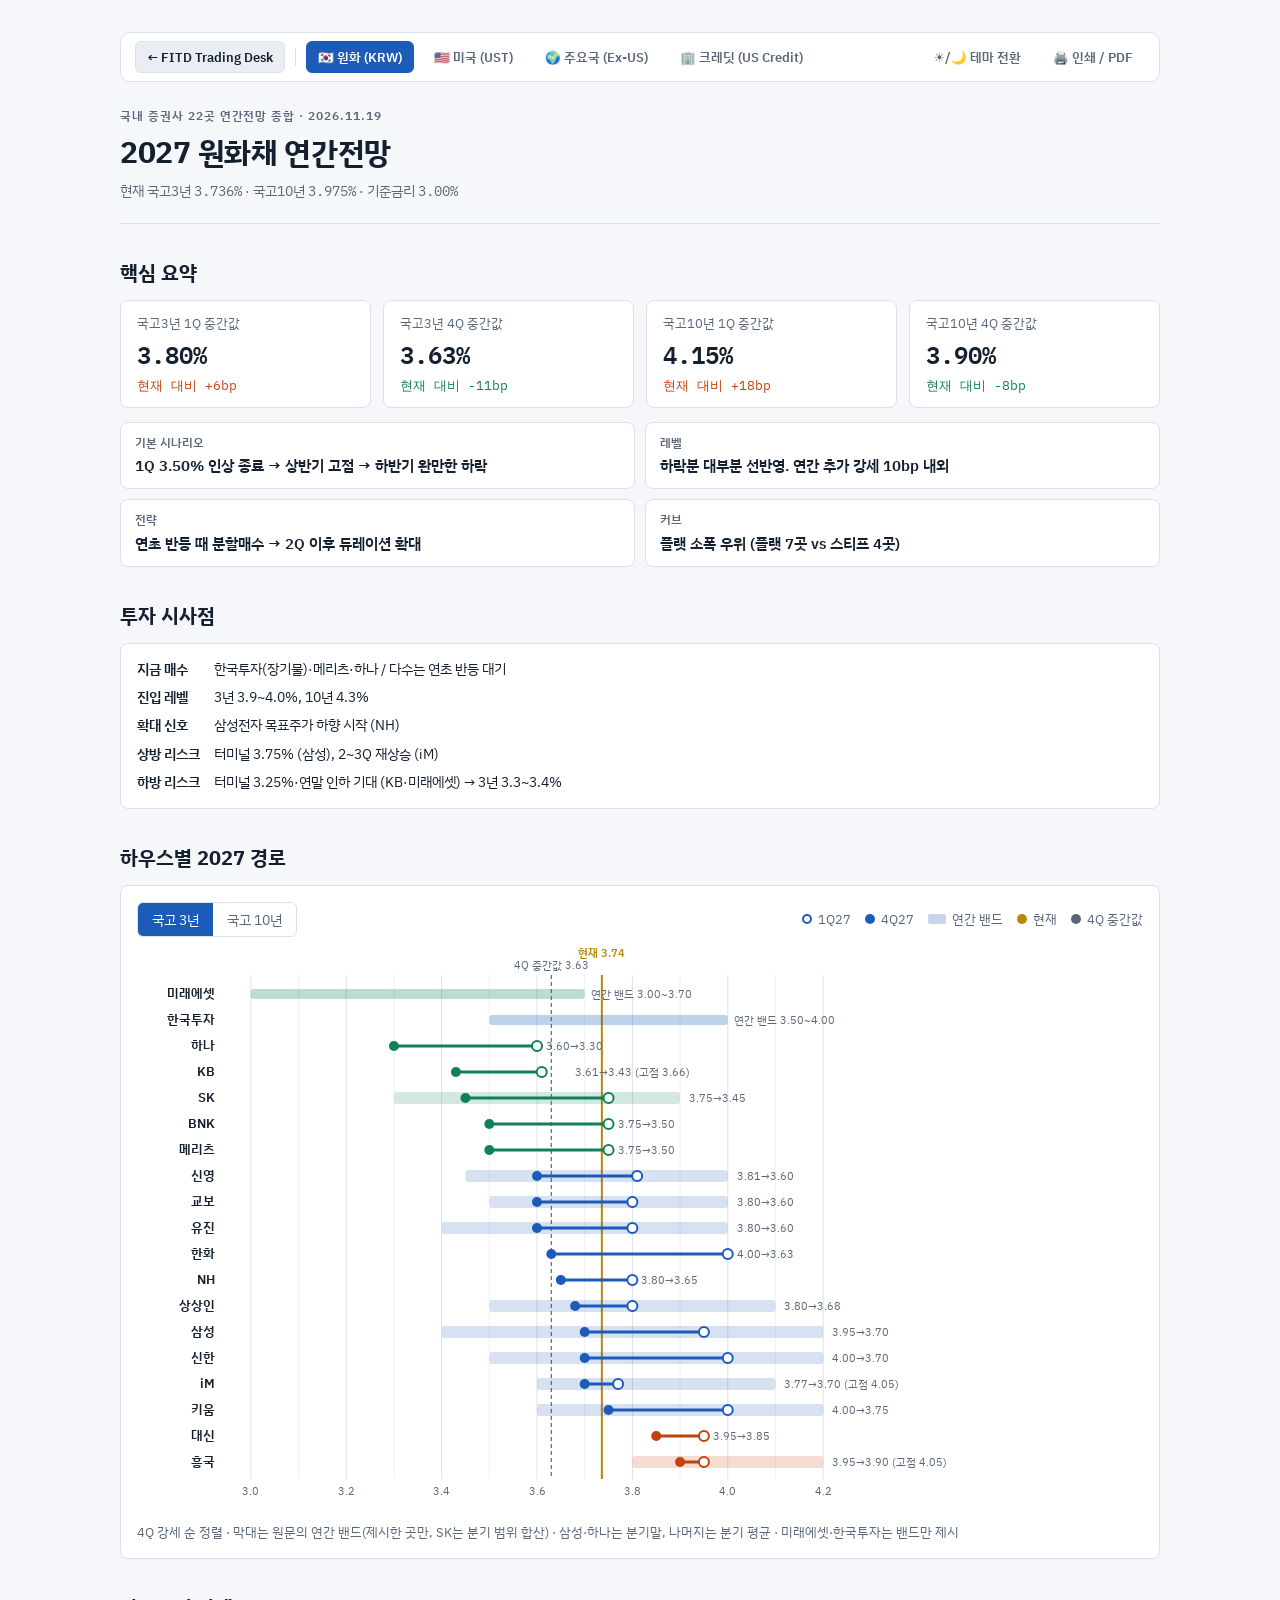
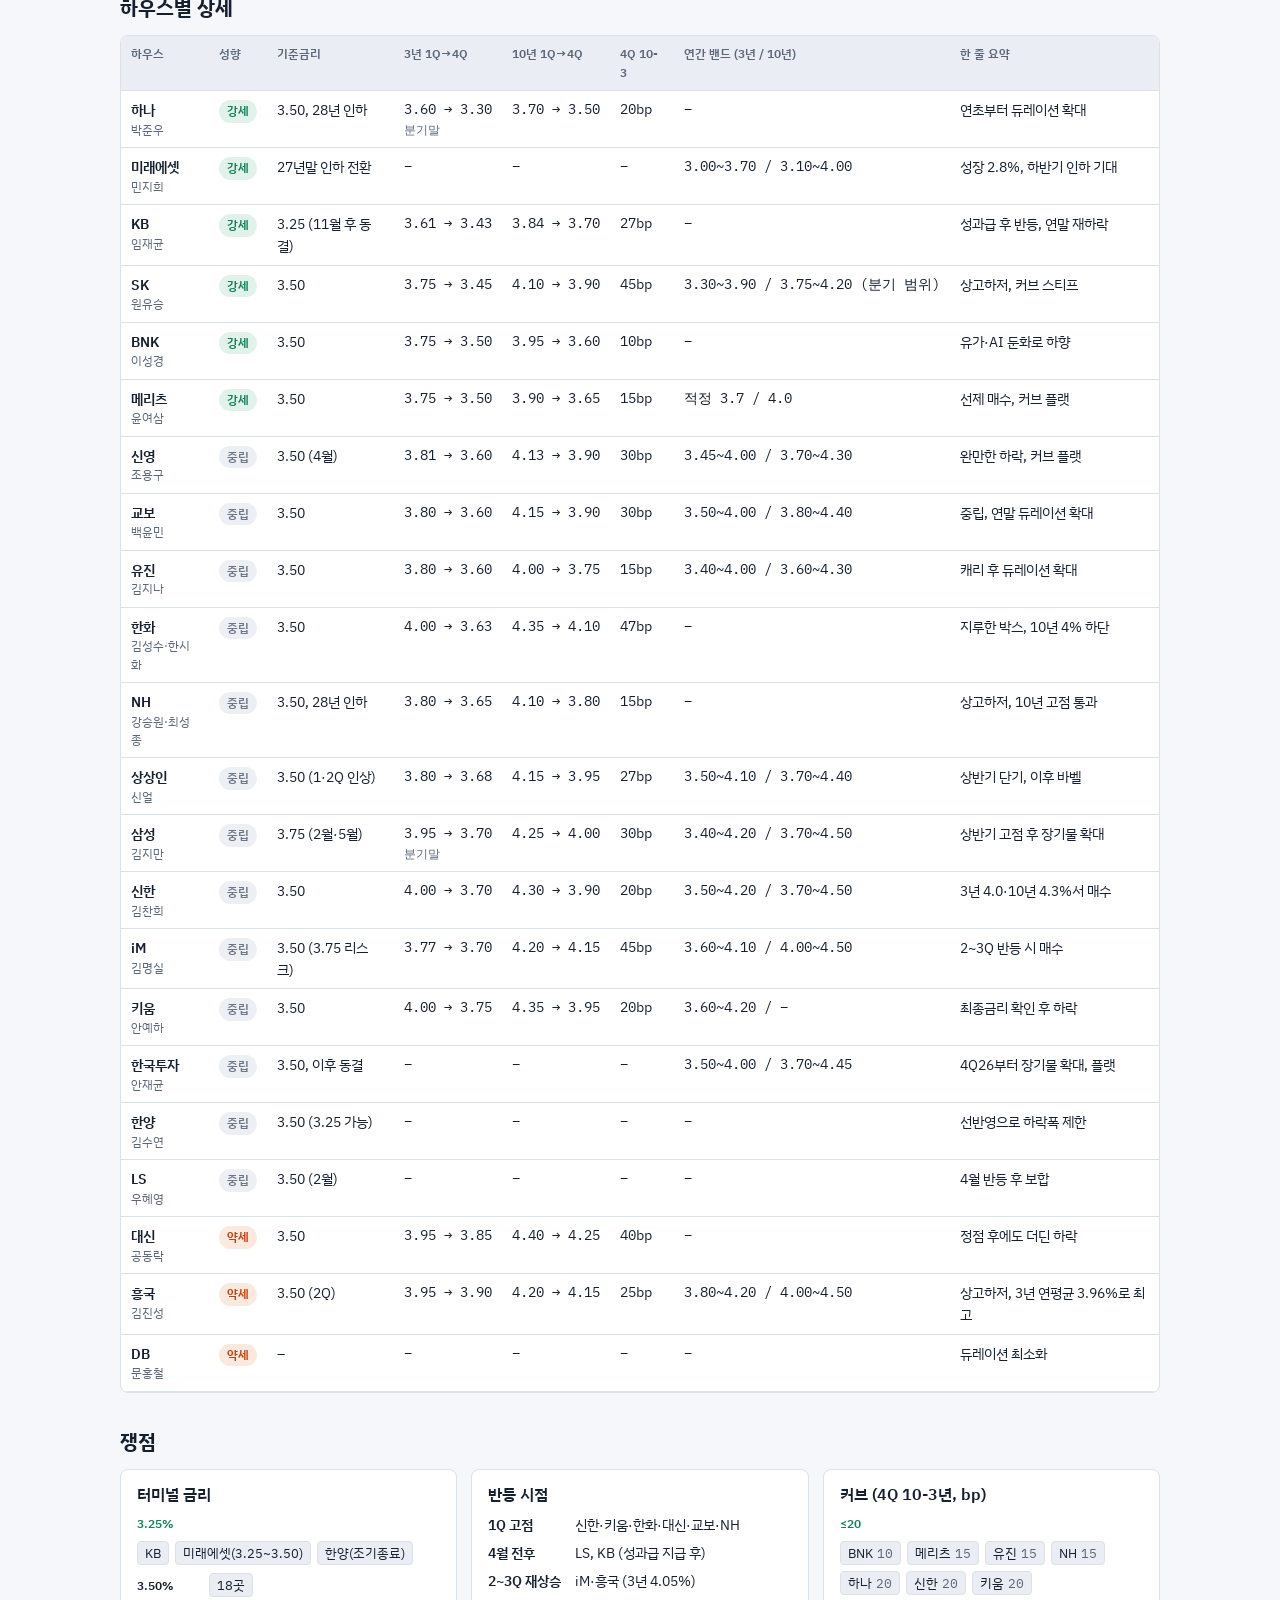
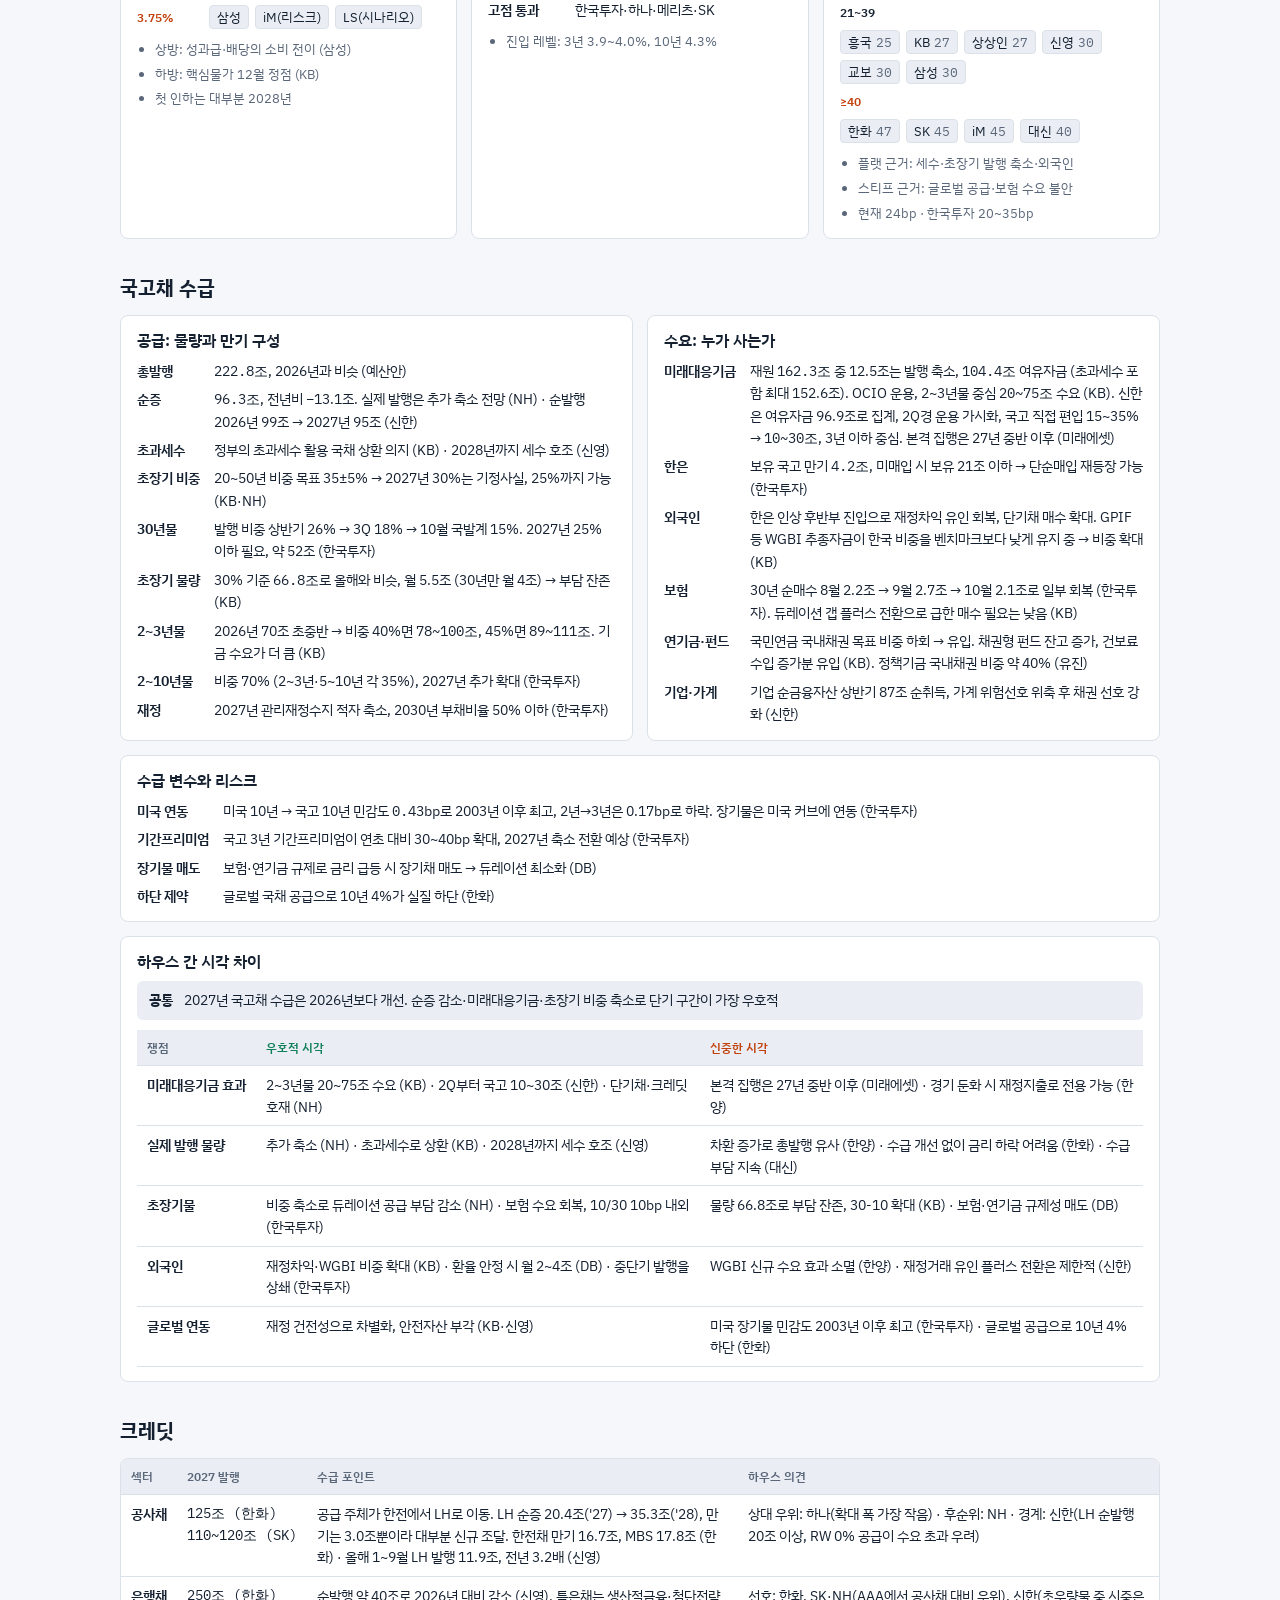
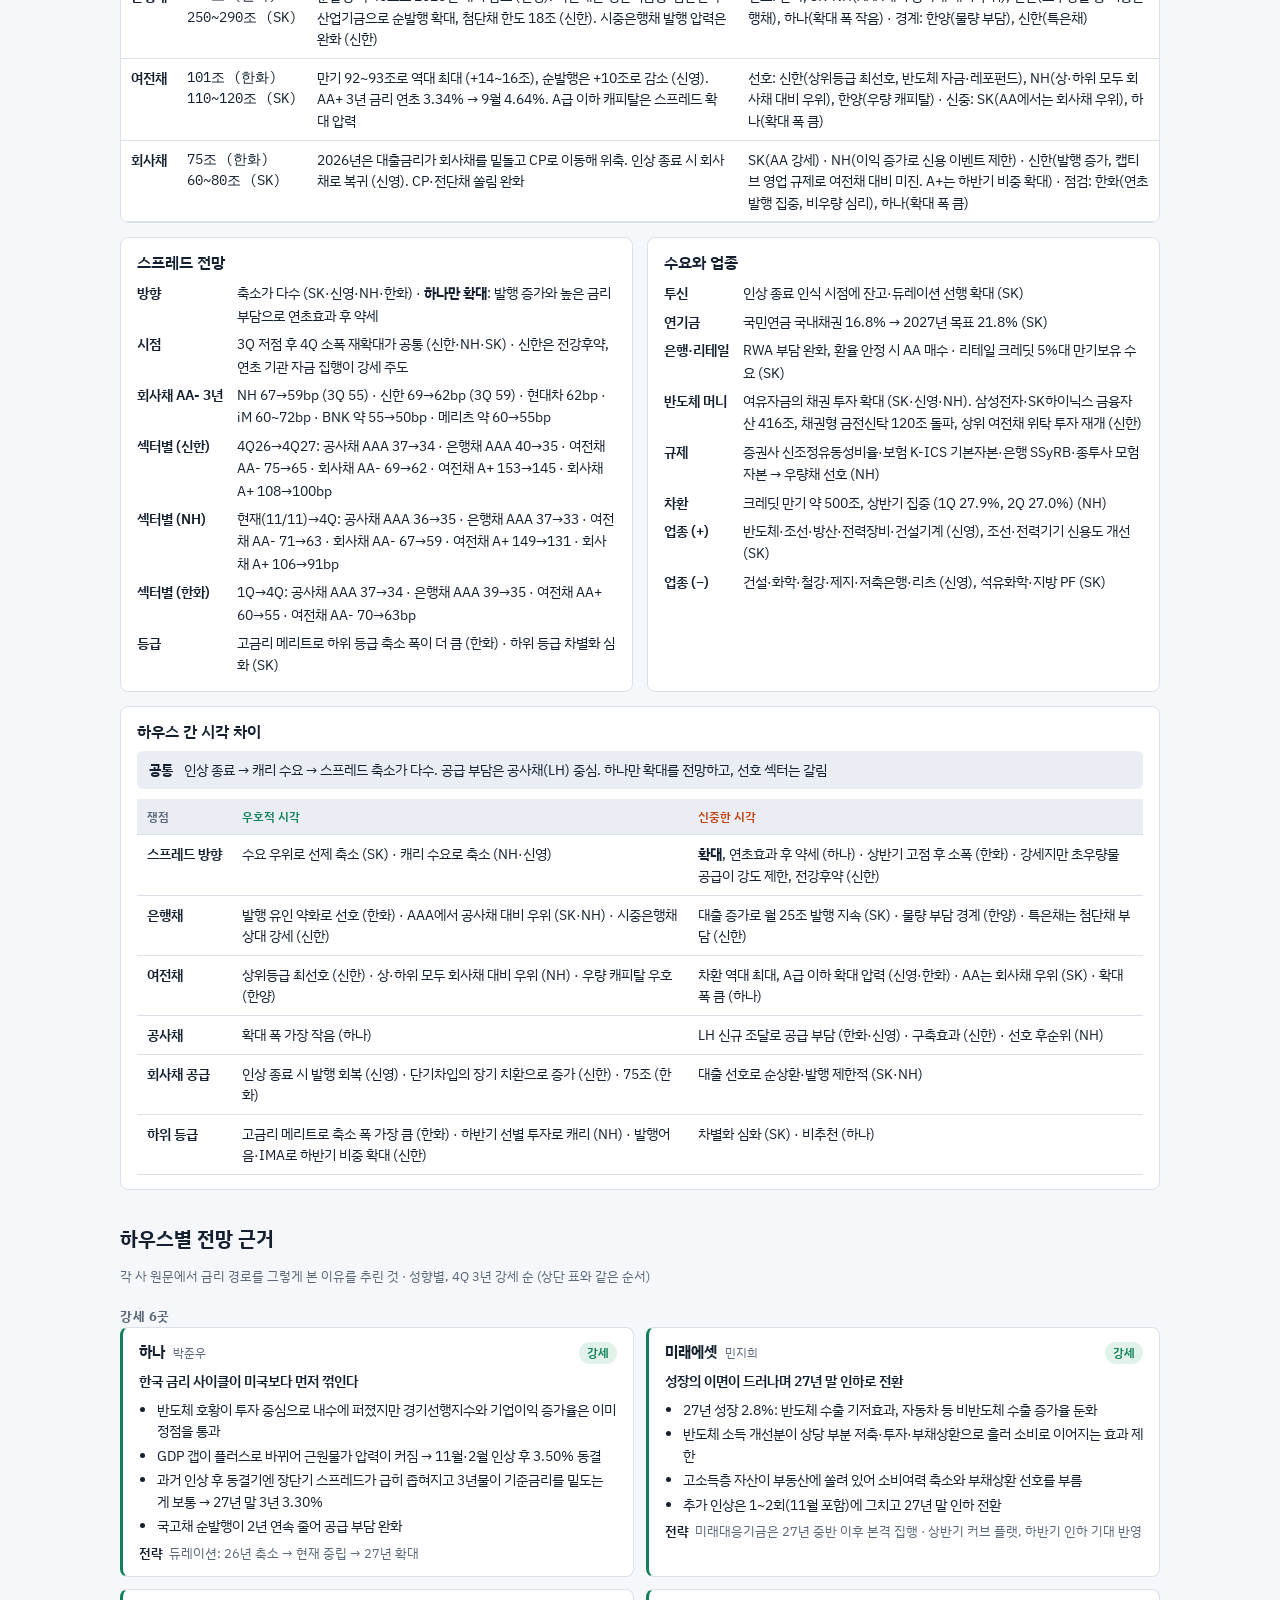
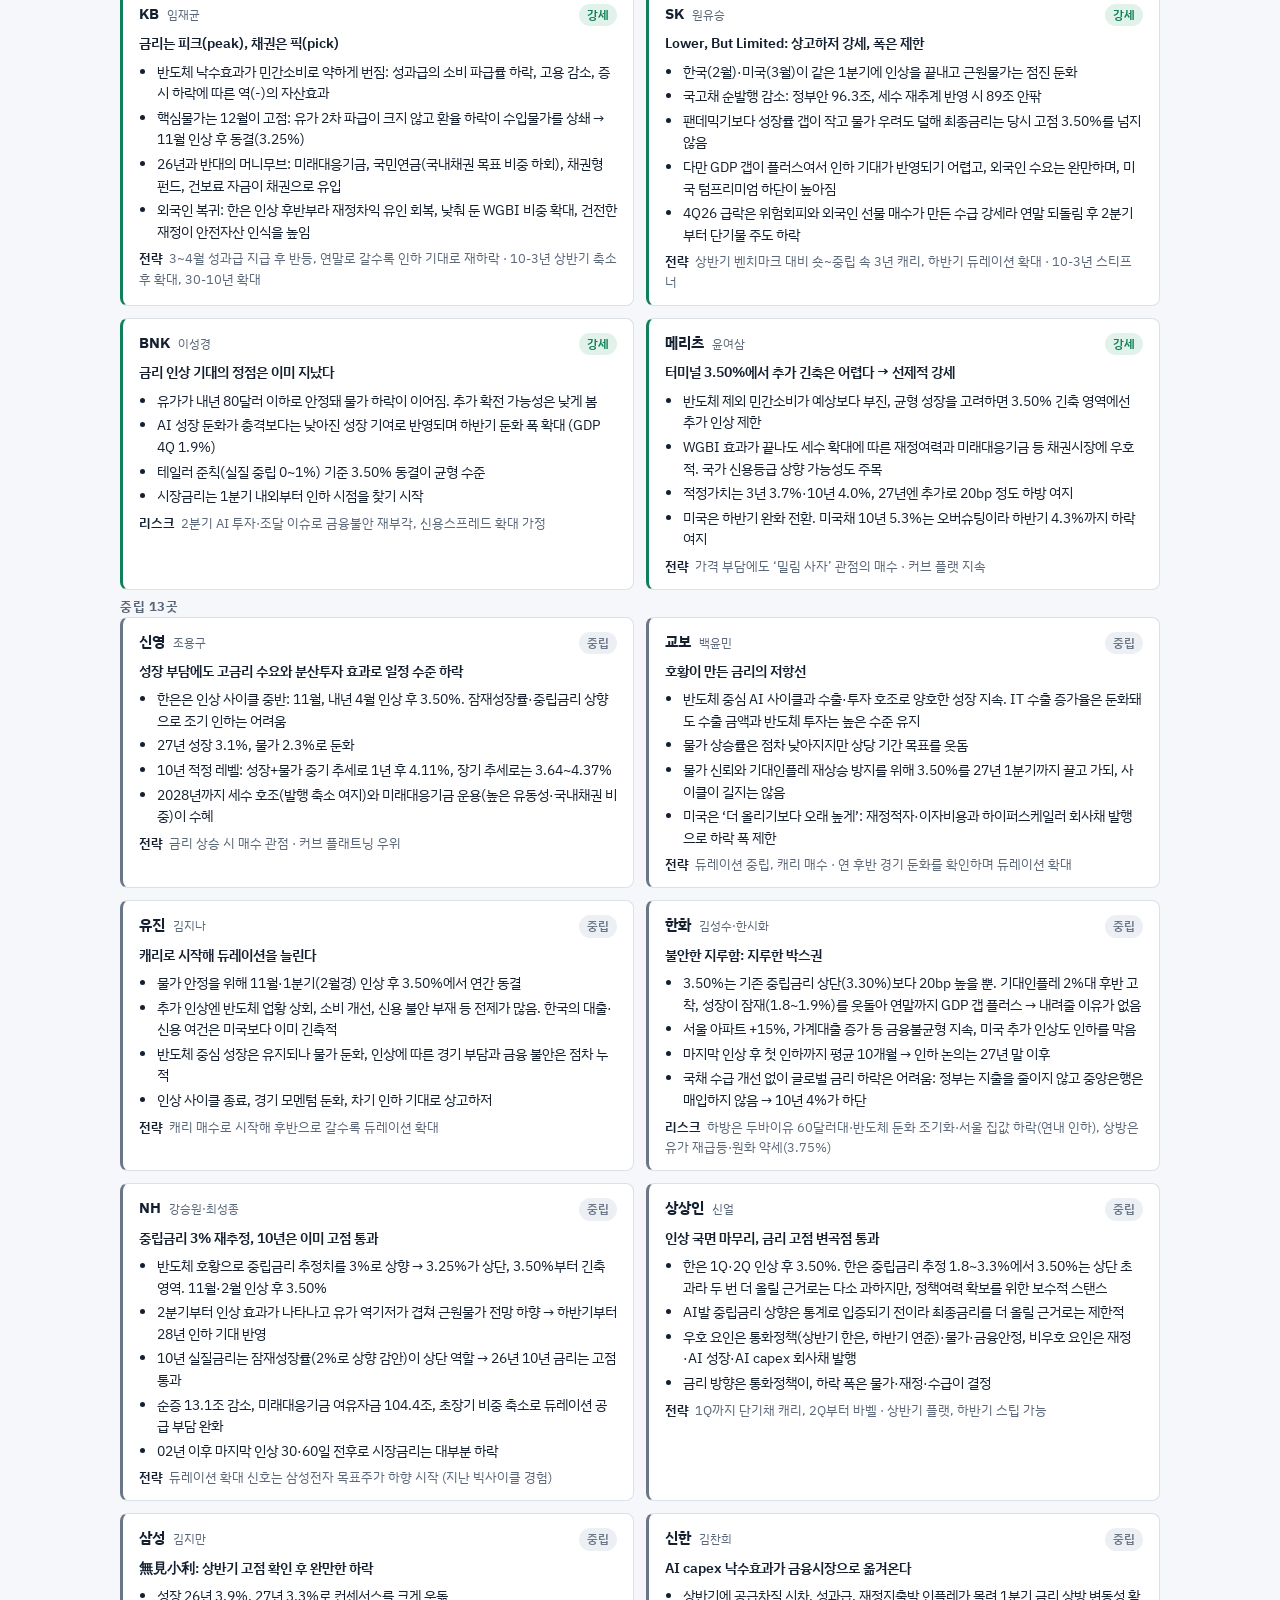
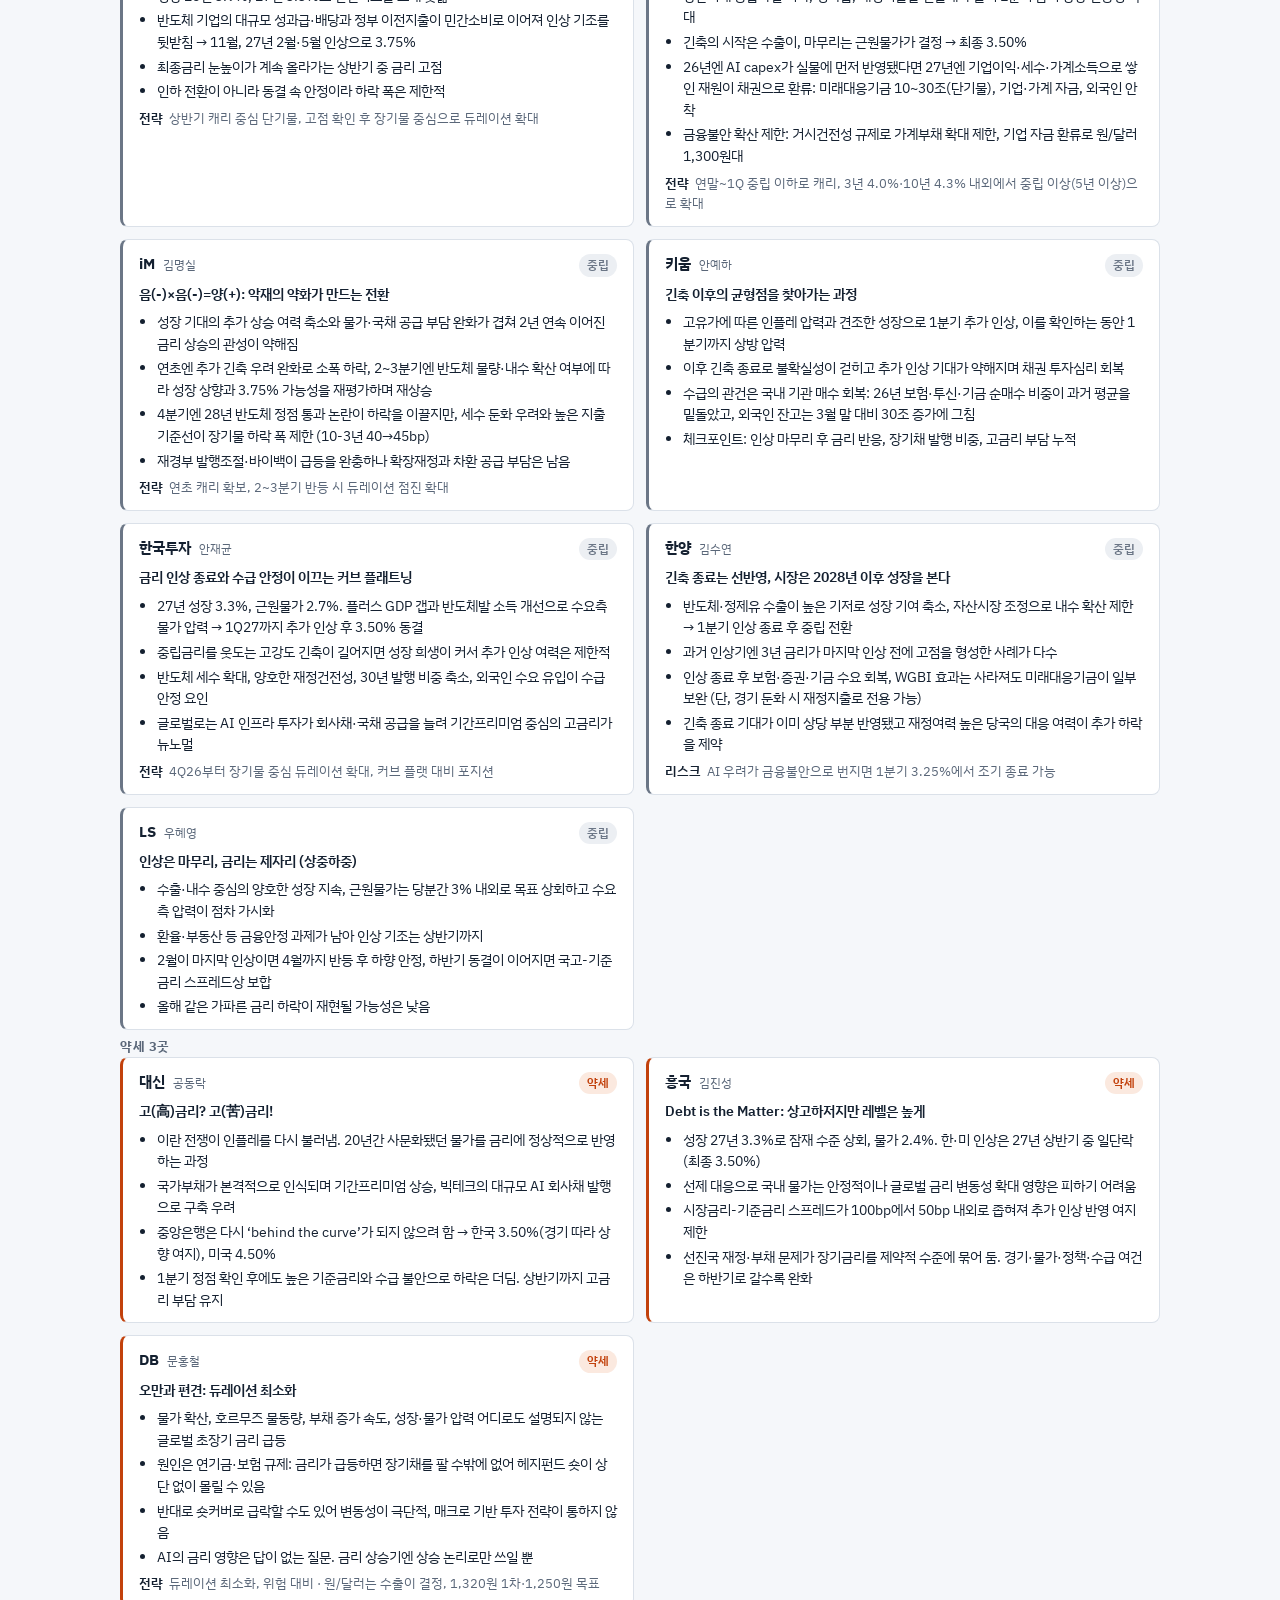
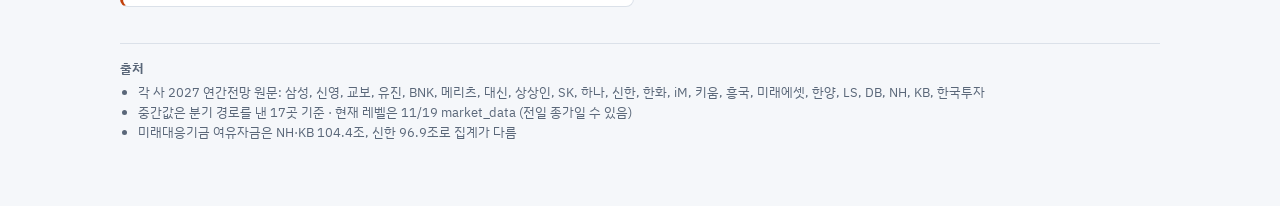
<file: krw-2027-outlook.html>
<!doctype html><html><head><meta charset=utf8><meta name=viewport content="width=device-width,initial-scale=1,viewport-fit=cover"><style>:root{color-scheme:light;box-sizing:border-box;padding-top:env(safe-area-inset-top,0px);padding-bottom:env(safe-area-inset-bottom,0px)}html{scroll-padding-top:env(safe-area-inset-top,0px)}body{margin:0;padding:0;font:14px -apple-system,BlinkMacSystemFont,sans-serif;background:#fff;color:#000}img{max-width:100%}[hidden]:not([hidden=until-found i]){display:none!important}</style></head><body>
<title>2027 원화채 연간전망 (Copy)</title>
<meta name="claude:viewport-fit-sides" content="cover">
<link rel="stylesheet" href="https://fonts.googleapis.com/css2?family=IBM+Plex+Sans+KR:wght@400;500;600;700&family=IBM+Plex+Mono:wght@400;500;600&display=swap">
<style>
/* Layout: 단일 컬럼 리포트 — 요약 → 경로 차트 → 하우스 표 → 쟁점 → 수급·크레딧 → 전략 */
:root{
  --bg:#f5f7fa; --surface:#ffffff; --fg:#142030; --muted:#5a6779; --line:#dbe1e9; --soft:#eaeef4;
  --accent:#1d5bb8;
  --bull:#11805a; --bull-soft:#e1f2ea; --bear:#c2410c; --bear-soft:#fbe9df; --neutral:#6b7686; --neutral-soft:#eceff3;
  --now:#b8860b;
  --f-body:"IBM Plex Sans KR","Apple SD Gothic Neo","Malgun Gothic",system-ui,sans-serif;
  --f-mono:"IBM Plex Mono",ui-monospace,"SFMono-Regular",Consolas,monospace;
}
@media (prefers-color-scheme: dark){:root:not([data-theme="light"]){
  --bg:#0f141b; --surface:#161d27; --fg:#e4e9f0; --muted:#97a3b4; --line:#2a3442; --soft:#1d2531;
  --accent:#6ea2ef;
  --bull:#4cc596; --bull-soft:#15302a; --bear:#f08a5d; --bear-soft:#3a2219; --neutral:#a1abb9; --neutral-soft:#232b36;
  --now:#e3b341; color-scheme:dark;}}
:root[data-theme="dark"]{
  --bg:#0f141b; --surface:#161d27; --fg:#e4e9f0; --muted:#97a3b4; --line:#2a3442; --soft:#1d2531;
  --accent:#6ea2ef;
  --bull:#4cc596; --bull-soft:#15302a; --bear:#f08a5d; --bear-soft:#3a2219; --neutral:#a1abb9; --neutral-soft:#232b36;
  --now:#e3b341; color-scheme:dark;}
*{box-sizing:border-box}
body{background:var(--bg);color:var(--fg);font-family:var(--f-body);font-size:15px;line-height:1.6;
  padding-left:max(16px,env(safe-area-inset-left,0px));padding-right:max(16px,env(safe-area-inset-right,0px));padding-block:32px 64px}
.wrap{max-width:1040px;margin:0 auto;display:flex;flex-direction:column;gap:36px}
h1,h2,h3{text-wrap:balance;margin:0;line-height:1.3}
h1{font-size:30px;font-weight:700;letter-spacing:-.01em}
h2{font-size:20px;font-weight:700}
h3{font-size:15.5px;font-weight:600}
p{margin:0}
.eyebrow{font-size:12px;letter-spacing:.08em;color:var(--muted);font-weight:600}
.num{font-family:var(--f-mono);font-variant-numeric:tabular-nums}
header{display:flex;flex-direction:column;gap:8px;border-bottom:1px solid var(--line);padding-bottom:20px}
header .meta{color:var(--muted);font-size:13.5px}
section{display:flex;flex-direction:column;gap:14px}

.kpis{display:grid;grid-template-columns:repeat(4,minmax(0,1fr));gap:12px}
.kpi{background:var(--surface);border:1px solid var(--line);border-radius:8px;padding:12px 16px;display:flex;flex-direction:column;gap:2px}
.kpi .k{font-size:12.5px;color:var(--muted)}
.kpi .v{font-family:var(--f-mono);font-size:24px;font-weight:600}
.kpi .d{font-size:12.5px;font-family:var(--f-mono)}
.up{color:var(--bear)} .dn{color:var(--bull)}
@media (max-width:760px){.kpis{grid-template-columns:repeat(2,minmax(0,1fr))}}

.keys{display:grid;grid-template-columns:repeat(2,minmax(0,1fr));gap:10px;margin:0;padding:0;list-style:none}
@media (max-width:760px){.keys{grid-template-columns:1fr}}
.keys li{background:var(--surface);border:1px solid var(--line);border-radius:8px;padding:10px 14px;display:flex;flex-direction:column;gap:2px;min-width:0}
.keys .t{font-size:12px;color:var(--muted);font-weight:600}
.keys .b{font-weight:600}

.chartcard{background:var(--surface);border:1px solid var(--line);border-radius:8px;padding:16px;display:flex;flex-direction:column;gap:10px}
.toolbar{display:flex;flex-wrap:wrap;gap:12px;align-items:center;justify-content:space-between}
.seg{display:inline-flex;border:1px solid var(--line);border-radius:6px;overflow:hidden}
.seg button{font:inherit;font-size:13.5px;border:0;background:transparent;color:var(--muted);padding:6px 14px;cursor:pointer}
.seg button[aria-pressed="true"]{background:var(--accent);color:#fff}
.seg button:focus-visible{outline:2px solid var(--accent);outline-offset:-2px}
.legend{display:flex;flex-wrap:wrap;gap:14px;font-size:12.5px;color:var(--muted)}
.legend span{display:inline-flex;align-items:center;gap:6px}
.sw{display:inline-block;width:10px;height:10px;border-radius:50%}
.scroll{overflow-x:auto}
svg text{font-family:var(--f-body)}
.note{font-size:12.5px;color:var(--muted)}

table{border-collapse:collapse;width:100%;min-width:860px;font-size:13.5px}
th,td{text-align:left;padding:8px 10px;border-bottom:1px solid var(--line);vertical-align:top}
th{font-size:12px;color:var(--muted);font-weight:600;background:var(--soft);position:sticky;top:0}
td.n{font-family:var(--f-mono);font-variant-numeric:tabular-nums;white-space:nowrap}
td .who{font-weight:600}
td .an{display:block;font-size:11.5px;color:var(--muted)}
.tablebox{background:var(--surface);border:1px solid var(--line);border-radius:8px;overflow-x:auto}
.pill{display:inline-block;font-size:11.5px;font-weight:600;padding:2px 8px;border-radius:999px;white-space:nowrap}
.pill.bull{background:var(--bull-soft);color:var(--bull)}
.pill.bear{background:var(--bear-soft);color:var(--bear)}
.pill.neu{background:var(--neutral-soft);color:var(--neutral)}

.grid3{display:grid;grid-template-columns:repeat(3,minmax(0,1fr));gap:14px}
.grid2{display:grid;grid-template-columns:repeat(2,minmax(0,1fr));gap:14px}
@media (max-width:860px){.grid3,.grid2{grid-template-columns:1fr}}
.panel{background:var(--surface);border:1px solid var(--line);border-radius:8px;padding:14px 16px;display:flex;flex-direction:column;gap:10px;min-width:0}
.panel ul{margin:0;padding-left:18px;display:flex;flex-direction:column;gap:4px}
.panel .sub{font-size:13px;color:var(--muted)}
.split{display:flex;flex-direction:column;gap:8px}
.split .row{display:flex;gap:8px;align-items:baseline;flex-wrap:wrap}
.split .lab{font-size:12px;font-weight:600;min-width:64px}
.chips{display:flex;flex-wrap:wrap;gap:6px}
.chip{font-size:12.5px;border:1px solid var(--line);border-radius:4px;padding:1px 7px;background:var(--soft)}
.chip .num{color:var(--muted);margin-left:4px}
dl.kv{margin:0;display:grid;grid-template-columns:auto 1fr;gap:6px 14px;font-size:14px}
dl.kv dt{font-weight:600;white-space:nowrap}
dl.kv dd{margin:0;min-width:0}
table.ct{min-width:720px}
table.ct td:first-child{white-space:nowrap}
table.dt{min-width:640px;font-size:13.5px}
table.dt td:first-child{font-weight:600;white-space:nowrap;width:1%}
table.dt th.pos{color:var(--bull)} table.dt th.neg{color:var(--bear)}
table.dt td:nth-child(2),table.dt td:nth-child(3){width:46%}
.consensus{font-size:14px;background:var(--soft);border-radius:6px;padding:8px 12px}
.consensus b{margin-right:8px}

.notes{font-size:12.5px;color:var(--muted);display:flex;flex-direction:column;gap:4px;border-top:1px solid var(--line);padding-top:14px}
.notes ul{margin:0;padding-left:18px}
.whygrid{display:grid;grid-template-columns:repeat(2,minmax(0,1fr));gap:12px}
@media (max-width:860px){.whygrid{grid-template-columns:1fr}}
.whyg{font-size:13px;font-weight:700;color:var(--muted);letter-spacing:.04em;margin-top:6px}
.why{background:var(--surface);border:1px solid var(--line);border-left:3px solid var(--neutral);border-radius:8px;padding:12px 16px;display:flex;flex-direction:column;gap:6px;min-width:0}
.why.bull{border-left-color:var(--bull)} .why.bear{border-left-color:var(--bear)}
.why .hd{display:flex;align-items:baseline;gap:8px;flex-wrap:wrap}
.why .hd .who{font-weight:700;font-size:15px}
.why .hd .an{font-size:12px;color:var(--muted)}
.why .hd .pill{margin-left:auto}
.why .v{font-weight:600;font-size:14px}
.why ul{margin:0;padding-left:18px;font-size:13.5px;display:flex;flex-direction:column;gap:3px}
.why .s{font-size:13px;color:var(--muted)}
.why .s b{color:var(--fg);font-weight:600;margin-right:6px}
.print-only{display:none}
@page{size:A4;margin:12mm}
@media print{
  *{-webkit-print-color-adjust:exact;print-color-adjust:exact}
  :root{--bg:#ffffff}
  body{font-size:11px;padding:0;background:#ffffff}
  .wrap{gap:18px;max-width:none}
  h1{font-size:24px} h2{font-size:16px}
  h2{break-after:avoid}
  .seg{display:none}
  .print-only{display:block}
  .print-label{font-size:12px;font-weight:600;margin-top:4px}
  svg{width:100%;height:auto}
  .scroll,.tablebox{overflow:visible}
  table{min-width:0;font-size:9.5px}
  th,td{padding:5px 6px}
  th{position:static}
  .kpi,.panel,.keys li,tr{break-inside:avoid}
  .kpi .v{font-size:18px}
  dl.kv{font-size:11px}
  .chart-sec,.supply-sec{break-before:page}
  table.ct,table.dt{min-width:0}
  table.dt{font-size:10px}
  .consensus{font-size:11px}
  .why-sec{break-before:page}
  .whygrid{grid-template-columns:repeat(2,minmax(0,1fr));gap:8px}
  .why{break-inside:avoid;padding:8px 10px;gap:4px}
  .why .v{font-size:11px} .why ul{font-size:9.5px;gap:1px} .why .s{font-size:9.5px}
  .why .hd .who{font-size:12px}
  .kpis{grid-template-columns:repeat(4,minmax(0,1fr))}
  .keys,.grid2{grid-template-columns:repeat(2,minmax(0,1fr))}
  .grid3{grid-template-columns:repeat(3,minmax(0,1fr))}
}

.desk-nav{display:flex;align-items:center;justify-content:space-between;gap:12px;flex-wrap:wrap;background:var(--surface);border:1px solid var(--line);border-radius:10px;padding:8px 14px;margin-bottom:-12px}
.desk-nav .nav-left,.desk-nav .nav-right{display:flex;align-items:center;gap:8px;flex-wrap:wrap}
.desk-nav a,.desk-nav button{font:inherit;font-size:12.5px;font-weight:600;color:var(--muted);text-decoration:none;padding:5px 11px;border-radius:6px;border:1px solid transparent;background:transparent;cursor:pointer;transition:all .15s}
.desk-nav a:hover,.desk-nav button:hover{background:var(--soft);color:var(--fg)}
.desk-nav a.back{color:var(--fg);border-color:var(--line);background:var(--soft)}
.desk-nav a.active{background:var(--accent);color:#fff;border-color:var(--accent)}
.desk-nav .sep{width:1px;height:18px;background:var(--line);margin:0 2px}
@media print{.desk-nav{display:none}}
</style>
<script>
(function(){
  try {
    var saved = localStorage.getItem('fitd-theme');
    if (saved === 'dark' || saved === 'slate') document.documentElement.setAttribute('data-theme', 'dark');
    else if (saved === 'light') document.documentElement.setAttribute('data-theme', 'light');
  } catch (e) {}
})();
function toggleOutlookTheme() {
  var cur = document.documentElement.getAttribute('data-theme');
  var isDark = cur === 'dark' || (!cur && window.matchMedia('(prefers-color-scheme: dark)').matches);
  var next = isDark ? 'light' : 'dark';
  document.documentElement.setAttribute('data-theme', next);
  try { localStorage.setItem('fitd-theme', next); } catch (e) {}
}
</script>
<div class="wrap">
<nav class="desk-nav" aria-label="FITD 데스크 및 연간전망 내비게이션">
  <div class="nav-left">
    <a href="./index.html#rv" class="back">← FITD Trading Desk</a>
    <span class="sep"></span>
    <a href="./krw-2027-outlook.html" class="active">🇰🇷 원화 (KRW)</a>
    <a href="./ust-2027-outlook.html">🇺🇸 미국 (UST)</a>
    <a href="./global-2027-outlook.html">🌍 주요국 (Ex-US)</a>
    <a href="./credit-2027-outlook.html">🏢 크레딧 (US Credit)</a>
  </div>
  <div class="nav-right">
    <button type="button" onclick="toggleOutlookTheme()">☀️/🌙 테마 전환</button>
    <button type="button" onclick="window.print()">🖨️ 인쇄 / PDF</button>
  </div>
</nav>
<header>
  <span class="eyebrow">국내 증권사 22곳 연간전망 종합 · 2026.11.19</span>
  <h1>2027 원화채 연간전망</h1>
  <p class="meta">현재 국고3년 <span class="num">3.736%</span> · 국고10년 <span class="num">3.975%</span> · 기준금리 <span class="num">3.00%</span></p>
</header>

<section>
  <h2>핵심 요약</h2>
  <div class="kpis" id="kpis"></div>
  <ul class="keys">
    <li><span class="t">기본 시나리오</span><span class="b">1Q 3.50% 인상 종료 → 상반기 고점 → 하반기 완만한 하락</span></li>
    <li><span class="t">레벨</span><span class="b">하락분 대부분 선반영. 연간 추가 강세 10bp 내외</span></li>
    <li><span class="t">전략</span><span class="b">연초 반등 때 분할매수 → 2Q 이후 듀레이션 확대</span></li>
    <li><span class="t">커브</span><span class="b">플랫 소폭 우위 (플랫 7곳 vs 스티프 4곳)</span></li>
  </ul>
</section>

<section>
  <h2>투자 시사점</h2>
  <div class="panel">
    <dl class="kv">
      <dt>지금 매수</dt><dd>한국투자(장기물)·메리츠·하나 / 다수는 연초 반등 대기</dd>
      <dt>진입 레벨</dt><dd>3년 3.9~4.0%, 10년 4.3%</dd>
      <dt>확대 신호</dt><dd>삼성전자 목표주가 하향 시작 (NH)</dd>
      <dt>상방 리스크</dt><dd>터미널 3.75% (삼성), 2~3Q 재상승 (iM)</dd>
      <dt>하방 리스크</dt><dd>터미널 3.25%·연말 인하 기대 (KB·미래에셋) → 3년 3.3~3.4%</dd>
    </dl>
  </div>
</section>

<section class="chart-sec">
  <h2>하우스별 2027 경로</h2>
  <div class="chartcard">
    <div class="toolbar">
      <div class="seg" role="group" aria-label="만기 선택">
        <button type="button" id="b3" aria-pressed="true">국고 3년</button>
        <button type="button" id="b10" aria-pressed="false">국고 10년</button>
      </div>
      <div class="legend">
        <span><i class="sw" style="border:2px solid var(--accent);background:var(--surface)"></i>1Q27</span>
        <span><i class="sw" style="background:var(--accent)"></i>4Q27</span>
        <span><i class="sw" style="background:var(--accent);opacity:.25;border-radius:2px;width:18px"></i>연간 밴드</span>
        <span><i class="sw" style="background:var(--now)"></i>현재</span>
        <span><i class="sw" style="background:var(--muted)"></i>4Q 중간값</span>
      </div>
    </div>
    <p class="print-only print-label">국고 3년</p>
    <div class="scroll"><svg id="chart" role="img" aria-label="하우스별 2027 국고채 금리 경로"></svg></div>
    <p class="print-only print-label">국고 10년</p>
    <div class="print-only"><svg id="chart10" role="img" aria-label="하우스별 2027 국고 10년 금리 경로"></svg></div>
    <p class="note">4Q 강세 순 정렬 · 막대는 원문의 연간 밴드(제시한 곳만, SK는 분기 범위 합산) · 삼성·하나는 분기말, 나머지는 분기 평균 · 미래에셋·한국투자는 밴드만 제시</p>
  </div>
</section>

<section>
  <h2>하우스별 상세</h2>
  <div class="tablebox">
    <table>
      <thead><tr><th>하우스</th><th>성향</th><th>기준금리</th><th>3년 1Q→4Q</th><th>10년 1Q→4Q</th><th>4Q 10-3</th><th>연간 밴드 (3년 / 10년)</th><th>한 줄 요약</th></tr></thead>
      <tbody id="tbody"></tbody>
    </table>
  </div>
</section>

<section>
  <h2>쟁점</h2>
  <div class="grid3">
    <div class="panel">
      <h3>터미널 금리</h3>
      <div class="split">
        <div class="row"><span class="lab" style="color:var(--bull)">3.25%</span><div class="chips"><span class="chip">KB</span><span class="chip">미래에셋(3.25~3.50)</span><span class="chip">한양(조기종료)</span></div></div>
        <div class="row"><span class="lab">3.50%</span><div class="chips"><span class="chip">18곳</span></div></div>
        <div class="row"><span class="lab" style="color:var(--bear)">3.75%</span><div class="chips"><span class="chip">삼성</span><span class="chip">iM(리스크)</span><span class="chip">LS(시나리오)</span></div></div>
      </div>
      <ul class="sub">
        <li>상방: 성과급·배당의 소비 전이 (삼성)</li>
        <li>하방: 핵심물가 12월 정점 (KB)</li>
        <li>첫 인하는 대부분 2028년</li>
      </ul>
    </div>
    <div class="panel">
      <h3>반등 시점</h3>
      <dl class="kv">
        <dt>1Q 고점</dt><dd>신한·키움·한화·대신·교보·NH</dd>
        <dt>4월 전후</dt><dd>LS, KB (성과급 지급 후)</dd>
        <dt>2~3Q 재상승</dt><dd>iM·흥국 (3년 4.05%)</dd>
        <dt>고점 통과</dt><dd>한국투자·하나·메리츠·SK</dd>
      </dl>
      <ul class="sub"><li>진입 레벨: 3년 3.9~4.0%, 10년 4.3%</li></ul>
    </div>
    <div class="panel">
      <h3>커브 (4Q 10-3년, bp)</h3>
      <div class="split" id="curve"></div>
      <ul class="sub">
        <li>플랫 근거: 세수·초장기 발행 축소·외국인</li>
        <li>스티프 근거: 글로벌 공급·보험 수요 불안</li>
        <li>현재 24bp · 한국투자 20~35bp</li>
      </ul>
    </div>
  </div>
</section>

<section class="supply-sec">
  <h2>국고채 수급</h2>
  <div class="grid2">
    <div class="panel">
      <h3>공급: 물량과 만기 구성</h3>
      <dl class="kv">
        <dt>총발행</dt><dd><span class="num">222.8조</span>, 2026년과 비슷 (예산안)</dd>
        <dt>순증</dt><dd><span class="num">96.3조</span>, 전년비 −13.1조. 실제 발행은 추가 축소 전망 (NH) · 순발행 2026년 99조 → 2027년 95조 (신한)</dd>
        <dt>초과세수</dt><dd>정부의 초과세수 활용 국채 상환 의지 (KB) · 2028년까지 세수 호조 (신영)</dd>
        <dt>초장기 비중</dt><dd>20~50년 비중 목표 35±5% → 2027년 30%는 기정사실, 25%까지 가능 (KB·NH)</dd>
        <dt>30년물</dt><dd>발행 비중 상반기 26% → 3Q 18% → 10월 국발계 15%. 2027년 25% 이하 필요, 약 52조 (한국투자)</dd>
        <dt>초장기 물량</dt><dd>30% 기준 <span class="num">66.8조</span>로 올해와 비슷, 월 5.5조 (30년만 월 4조) → 부담 잔존 (KB)</dd>
        <dt>2~3년물</dt><dd>2026년 70조 초중반 → 비중 40%면 <span class="num">78~100조</span>, 45%면 <span class="num">89~111조</span>. 기금 수요가 더 큼 (KB)</dd>
        <dt>2~10년물</dt><dd>비중 70% (2~3년·5~10년 각 35%), 2027년 추가 확대 (한국투자)</dd>
        <dt>재정</dt><dd>2027년 관리재정수지 적자 축소, 2030년 부채비율 50% 이하 (한국투자)</dd>
      </dl>
    </div>
    <div class="panel">
      <h3>수요: 누가 사는가</h3>
      <dl class="kv">
        <dt>미래대응기금</dt><dd>재원 <span class="num">162.3조</span> 중 12.5조는 발행 축소, <span class="num">104.4조</span> 여유자금 (초과세수 포함 최대 152.6조). OCIO 운용, 2~3년물 중심 <span class="num">20~75조</span> 수요 (KB). 신한은 여유자금 96.9조로 집계, 2Q경 운용 가시화, 국고 직접 편입 15~35% → <span class="num">10~30조</span>, 3년 이하 중심. 본격 집행은 27년 중반 이후 (미래에셋)</dd>
        <dt>한은</dt><dd>보유 국고 만기 <span class="num">4.2조</span>, 미매입 시 보유 21조 이하 → 단순매입 재등장 가능 (한국투자)</dd>
        <dt>외국인</dt><dd>한은 인상 후반부 진입으로 재정차익 유인 회복, 단기채 매수 확대. GPIF 등 WGBI 추종자금이 한국 비중을 벤치마크보다 낮게 유지 중 → 비중 확대 (KB)</dd>
        <dt>보험</dt><dd>30년 순매수 8월 2.2조 → 9월 2.7조 → 10월 2.1조로 일부 회복 (한국투자). 듀레이션 갭 플러스 전환으로 급한 매수 필요는 낮음 (KB)</dd>
        <dt>연기금·펀드</dt><dd>국민연금 국내채권 목표 비중 하회 → 유입. 채권형 펀드 잔고 증가, 건보료 수입 증가분 유입 (KB). 정책기금 국내채권 비중 약 40% (유진)</dd>
        <dt>기업·가계</dt><dd>기업 순금융자산 상반기 87조 순취득, 가계 위험선호 위축 후 채권 선호 강화 (신한)</dd>
      </dl>
    </div>
  </div>
  <div class="panel">
    <h3>수급 변수와 리스크</h3>
    <dl class="kv">
      <dt>미국 연동</dt><dd>미국 10년 → 국고 10년 민감도 <span class="num">0.43bp</span>로 2003년 이후 최고, 2년→3년은 0.17bp로 하락. 장기물은 미국 커브에 연동 (한국투자)</dd>
      <dt>기간프리미엄</dt><dd>국고 3년 기간프리미엄이 연초 대비 30~40bp 확대, 2027년 축소 전환 예상 (한국투자)</dd>
      <dt>장기물 매도</dt><dd>보험·연기금 규제로 금리 급등 시 장기채 매도 → 듀레이션 최소화 (DB)</dd>
      <dt>하단 제약</dt><dd>글로벌 국채 공급으로 10년 4%가 실질 하단 (한화)</dd>
    </dl>
  </div>
  <div class="panel">
    <h3>하우스 간 시각 차이</h3>
    <p class="consensus"><b>공통</b> 2027년 국고채 수급은 2026년보다 개선. 순증 감소·미래대응기금·초장기 비중 축소로 단기 구간이 가장 우호적</p>
    <div class="scroll">
      <table class="dt">
        <thead><tr><th>쟁점</th><th class="pos">우호적 시각</th><th class="neg">신중한 시각</th></tr></thead>
        <tbody>
          <tr><td>미래대응기금 효과</td><td>2~3년물 20~75조 수요 (KB) · 2Q부터 국고 10~30조 (신한) · 단기채·크레딧 호재 (NH)</td><td>본격 집행은 27년 중반 이후 (미래에셋) · 경기 둔화 시 재정지출로 전용 가능 (한양)</td></tr>
          <tr><td>실제 발행 물량</td><td>추가 축소 (NH) · 초과세수로 상환 (KB) · 2028년까지 세수 호조 (신영)</td><td>차환 증가로 총발행 유사 (한양) · 수급 개선 없이 금리 하락 어려움 (한화) · 수급 부담 지속 (대신)</td></tr>
          <tr><td>초장기물</td><td>비중 축소로 듀레이션 공급 부담 감소 (NH) · 보험 수요 회복, 10/30 10bp 내외 (한국투자)</td><td>물량 66.8조로 부담 잔존, 30-10 확대 (KB) · 보험·연기금 규제성 매도 (DB)</td></tr>
          <tr><td>외국인</td><td>재정차익·WGBI 비중 확대 (KB) · 환율 안정 시 월 2~4조 (DB) · 중단기 발행을 상쇄 (한국투자)</td><td>WGBI 신규 수요 효과 소멸 (한양) · 재정거래 유인 플러스 전환은 제한적 (신한)</td></tr>
          <tr><td>글로벌 연동</td><td>재정 건전성으로 차별화, 안전자산 부각 (KB·신영)</td><td>미국 장기물 민감도 2003년 이후 최고 (한국투자) · 글로벌 공급으로 10년 4% 하단 (한화)</td></tr>
        </tbody>
      </table>
    </div>
  </div>
</section>

<section>
  <h2>크레딧</h2>
  <div class="tablebox">
    <table class="ct">
      <thead><tr><th>섹터</th><th>2027 발행</th><th>수급 포인트</th><th>하우스 의견</th></tr></thead>
      <tbody>
        <tr><td><span class="who">공사채</span></td><td class="n">125조 (한화)<br>110~120조 (SK)</td><td>공급 주체가 한전에서 LH로 이동. LH 순증 20.4조('27) → 35.3조('28), 만기는 3.0조뿐이라 대부분 신규 조달. 한전채 만기 16.7조, MBS 17.8조 (한화) · 올해 1~9월 LH 발행 11.9조, 전년 3.2배 (신영)</td><td>상대 우위: 하나(확대 폭 가장 작음) · 후순위: NH · 경계: 신한(LH 순발행 20조 이상, RW 0% 공급이 수요 초과 우려)</td></tr>
        <tr><td><span class="who">은행채</span></td><td class="n">250조 (한화)<br>250~290조 (SK)</td><td>순발행 약 40조로 2026년 대비 감소 (신영). 특은채는 생산적금융·첨단전략산업기금으로 순발행 확대, 첨단채 한도 18조 (신한). 시중은행채 발행 압력은 완화 (신한)</td><td>선호: 한화, SK·NH(AAA에서 공사채 대비 우위), 신한(초우량물 중 시중은행채), 하나(확대 폭 작음) · 경계: 한양(물량 부담), 신한(특은채)</td></tr>
        <tr><td><span class="who">여전채</span></td><td class="n">101조 (한화)<br>110~120조 (SK)</td><td>만기 92~93조로 역대 최대 (+14~16조), 순발행은 +10조로 감소 (신영). AA+ 3년 금리 연초 3.34% → 9월 4.64%. A급 이하 캐피탈은 스프레드 확대 압력</td><td>선호: 신한(상위등급 최선호, 반도체 자금·레포펀드), NH(상·하위 모두 회사채 대비 우위), 한양(우량 캐피탈) · 신중: SK(AA에서는 회사채 우위), 하나(확대 폭 큼)</td></tr>
        <tr><td><span class="who">회사채</span></td><td class="n">75조 (한화)<br>60~80조 (SK)</td><td>2026년은 대출금리가 회사채를 밑돌고 CP로 이동해 위축. 인상 종료 시 회사채로 복귀 (신영). CP·전단채 쏠림 완화</td><td>SK(AA 강세) · NH(이익 증가로 신용 이벤트 제한) · 신한(발행 증가, 캡티브 영업 규제로 여전채 대비 미진. A+는 하반기 비중 확대) · 점검: 한화(연초 발행 집중, 비우량 심리), 하나(확대 폭 큼)</td></tr>
      </tbody>
    </table>
  </div>
  <div class="grid2">
    <div class="panel">
      <h3>스프레드 전망</h3>
      <dl class="kv">
        <dt>방향</dt><dd>축소가 다수 (SK·신영·NH·한화) · <b>하나만 확대</b>: 발행 증가와 높은 금리 부담으로 연초효과 후 약세</dd>
        <dt>시점</dt><dd>3Q 저점 후 4Q 소폭 재확대가 공통 (신한·NH·SK) · 신한은 전강후약, 연초 기관 자금 집행이 강세 주도</dd>
        <dt>회사채 AA- 3년</dt><dd>NH 67→59bp (3Q 55) · 신한 69→62bp (3Q 59) · 현대차 62bp · iM 60~72bp · BNK 약 55→50bp · 메리츠 약 60→55bp</dd>
        <dt>섹터별 (신한)</dt><dd>4Q26→4Q27: 공사채 AAA 37→34 · 은행채 AAA 40→35 · 여전채 AA- 75→65 · 회사채 AA- 69→62 · 여전채 A+ 153→145 · 회사채 A+ 108→100bp</dd>
        <dt>섹터별 (NH)</dt><dd>현재(11/11)→4Q: 공사채 AAA 36→35 · 은행채 AAA 37→33 · 여전채 AA- 71→63 · 회사채 AA- 67→59 · 여전채 A+ 149→131 · 회사채 A+ 106→91bp</dd>
        <dt>섹터별 (한화)</dt><dd>1Q→4Q: 공사채 AAA 37→34 · 은행채 AAA 39→35 · 여전채 AA+ 60→55 · 여전채 AA- 70→63bp</dd>
        <dt>등급</dt><dd>고금리 메리트로 하위 등급 축소 폭이 더 큼 (한화) · 하위 등급 차별화 심화 (SK)</dd>
      </dl>
    </div>
    <div class="panel">
      <h3>수요와 업종</h3>
      <dl class="kv">
        <dt>투신</dt><dd>인상 종료 인식 시점에 잔고·듀레이션 선행 확대 (SK)</dd>
        <dt>연기금</dt><dd>국민연금 국내채권 16.8% → 2027년 목표 21.8% (SK)</dd>
        <dt>은행·리테일</dt><dd>RWA 부담 완화, 환율 안정 시 AA 매수 · 리테일 크레딧 5%대 만기보유 수요 (SK)</dd>
        <dt>반도체 머니</dt><dd>여유자금의 채권 투자 확대 (SK·신영·NH). 삼성전자·SK하이닉스 금융자산 416조, 채권형 금전신탁 120조 돌파, 상위 여전채 위탁 투자 재개 (신한)</dd>
        <dt>규제</dt><dd>증권사 신조정유동성비율·보험 K-ICS 기본자본·은행 SSyRB·종투사 모험자본 → 우량채 선호 (NH)</dd>
        <dt>차환</dt><dd>크레딧 만기 약 500조, 상반기 집중 (1Q 27.9%, 2Q 27.0%) (NH)</dd>
        <dt>업종 (+)</dt><dd>반도체·조선·방산·전력장비·건설기계 (신영), 조선·전력기기 신용도 개선 (SK)</dd>
        <dt>업종 (−)</dt><dd>건설·화학·철강·제지·저축은행·리츠 (신영), 석유화학·지방 PF (SK)</dd>
      </dl>
    </div>
  </div>
  <div class="panel">
    <h3>하우스 간 시각 차이</h3>
    <p class="consensus"><b>공통</b> 인상 종료 → 캐리 수요 → 스프레드 축소가 다수. 공급 부담은 공사채(LH) 중심. 하나만 확대를 전망하고, 선호 섹터는 갈림</p>
    <div class="scroll">
      <table class="dt">
        <thead><tr><th>쟁점</th><th class="pos">우호적 시각</th><th class="neg">신중한 시각</th></tr></thead>
        <tbody>
          <tr><td>스프레드 방향</td><td>수요 우위로 선제 축소 (SK) · 캐리 수요로 축소 (NH·신영)</td><td><b>확대</b>, 연초효과 후 약세 (하나) · 상반기 고점 후 소폭 (한화) · 강세지만 초우량물 공급이 강도 제한, 전강후약 (신한)</td></tr>
          <tr><td>은행채</td><td>발행 유인 약화로 선호 (한화) · AAA에서 공사채 대비 우위 (SK·NH) · 시중은행채 상대 강세 (신한)</td><td>대출 증가로 월 25조 발행 지속 (SK) · 물량 부담 경계 (한양) · 특은채는 첨단채 부담 (신한)</td></tr>
          <tr><td>여전채</td><td>상위등급 최선호 (신한) · 상·하위 모두 회사채 대비 우위 (NH) · 우량 캐피탈 우호 (한양)</td><td>차환 역대 최대, A급 이하 확대 압력 (신영·한화) · AA는 회사채 우위 (SK) · 확대 폭 큼 (하나)</td></tr>
          <tr><td>공사채</td><td>확대 폭 가장 작음 (하나)</td><td>LH 신규 조달로 공급 부담 (한화·신영) · 구축효과 (신한) · 선호 후순위 (NH)</td></tr>
          <tr><td>회사채 공급</td><td>인상 종료 시 발행 회복 (신영) · 단기차입의 장기 치환으로 증가 (신한) · 75조 (한화)</td><td>대출 선호로 순상환·발행 제한적 (SK·NH)</td></tr>
          <tr><td>하위 등급</td><td>고금리 메리트로 축소 폭 가장 큼 (한화) · 하반기 선별 투자로 캐리 (NH) · 발행어음·IMA로 하반기 비중 확대 (신한)</td><td>차별화 심화 (SK) · 비추천 (하나)</td></tr>
        </tbody>
      </table>
    </div>
  </div>
</section>

<section class="why-sec">
  <h2>하우스별 전망 근거</h2>
  <p class="note">각 사 원문에서 금리 경로를 그렇게 본 이유를 추린 것 · 성향별, 4Q 3년 강세 순 (상단 표와 같은 순서)</p>
  <div id="why"></div>
</section>

<div class="notes">
  <b>출처</b>
  <ul>
    <li>각 사 2027 연간전망 원문: 삼성, 신영, 교보, 유진, BNK, 메리츠, 대신, 상상인, SK, 하나, 신한, 한화, iM, 키움, 흥국, 미래에셋, 한양, LS, DB, NH, KB, 한국투자</li>
    <li>중간값은 분기 경로를 낸 17곳 기준 · 현재 레벨은 11/19 market_data (전일 종가일 수 있음)</li>
    <li>미래대응기금 여유자금은 NH·KB 104.4조, 신한 96.9조로 집계가 다름</li>
  </ul>
</div>
</div>

<script>
const NOW={y3:3.736,y10:3.975};
const H=[
 {n:"하나",a:"박준우",t:"bull",term:"3.50, 28년 인하",q3:[3.60,3.50,3.60,3.30],q10:[3.70,3.60,3.70,3.50],band:"",note:"연초부터 듀레이션 확대",basis:"end"},
 {n:"SK",a:"원유승",t:"bull",term:"3.50",q3:[3.75,3.60,3.55,3.45],q10:[4.10,4.00,3.95,3.90],band:"3.30~3.90 / 3.75~4.20 (분기 범위)",note:"상고하저, 커브 스티프"},
 {n:"BNK",a:"이성경",t:"bull",term:"3.50",q3:[3.75,3.65,3.60,3.50],q10:[3.95,3.80,3.70,3.60],band:"",note:"유가·AI 둔화로 하향"},
 {n:"메리츠",a:"윤여삼",t:"bull",term:"3.50",q3:[3.75,3.70,3.60,3.50],q10:[3.90,3.80,3.73,3.65],band:"적정 3.7 / 4.0",note:"선제 매수, 커브 플랫"},
 {n:"KB",a:"임재균",t:"bull",term:"3.25 (11월 후 동결)",q3:[3.61,3.66,3.61,3.43],q10:[3.84,3.87,3.84,3.70],band:"",note:"성과급 후 반등, 연말 재하락"},
 {n:"신영",a:"조용구",t:"neu",term:"3.50 (4월)",q3:[3.81,3.76,3.70,3.60],q10:[4.13,4.07,4.01,3.90],band:"3.45~4.00 / 3.70~4.30",note:"완만한 하락, 커브 플랫"},
 {n:"교보",a:"백윤민",t:"neu",term:"3.50",q3:[3.80,3.75,3.70,3.60],q10:[4.15,4.10,4.00,3.90],band:"3.50~4.00 / 3.80~4.40",note:"중립, 연말 듀레이션 확대"},
 {n:"유진",a:"김지나",t:"neu",term:"3.50",q3:[3.80,3.70,3.65,3.60],q10:[4.00,3.90,3.80,3.75],band:"3.40~4.00 / 3.60~4.30",note:"캐리 후 듀레이션 확대"},
 {n:"NH",a:"강승원·최성종",t:"neu",term:"3.50, 28년 인하",q3:[3.80,3.75,3.70,3.65],q10:[4.10,4.00,3.90,3.80],band:"",note:"상고하저, 10년 고점 통과"},
 {n:"한화",a:"김성수·한시화",t:"neu",term:"3.50",q3:[4.00,3.90,3.75,3.63],q10:[4.35,4.30,4.18,4.10],band:"",note:"지루한 박스, 10년 4% 하단"},
 {n:"상상인",a:"신얼",t:"neu",term:"3.50 (1·2Q 인상)",q3:[3.80,3.77,3.73,3.68],q10:[4.15,4.10,4.05,3.95],band:"3.50~4.10 / 3.70~4.40",note:"상반기 단기, 이후 바벨"},
 {n:"삼성",a:"김지만",t:"neu",term:"3.75 (2월·5월)",q3:[3.95,3.85,3.75,3.70],q10:[4.25,4.15,4.05,4.00],band:"3.40~4.20 / 3.70~4.50",note:"상반기 고점 후 장기물 확대",basis:"end"},
 {n:"신한",a:"김찬희",t:"neu",term:"3.50",q3:[4.00,3.80,3.70,3.70],q10:[4.30,4.10,3.90,3.90],band:"3.50~4.20 / 3.70~4.50",note:"3년 4.0·10년 4.3%서 매수"},
 {n:"iM",a:"김명실",t:"neu",term:"3.50 (3.75 리스크)",q3:[3.77,3.99,4.05,3.70],q10:[4.20,4.39,4.45,4.15],band:"3.60~4.10 / 4.00~4.50",note:"2~3Q 반등 시 매수"},
 {n:"키움",a:"안예하",t:"neu",term:"3.50",q3:[4.00,3.85,3.80,3.75],q10:[4.35,4.15,4.05,3.95],band:"3.60~4.20 / –",note:"최종금리 확인 후 하락"},
 {n:"대신",a:"공동락",t:"bear",term:"3.50",q3:[3.95,3.90,3.85,3.85],q10:[4.40,4.35,4.30,4.25],band:"",note:"정점 후에도 더딘 하락"},
 {n:"흥국",a:"김진성",t:"bear",term:"3.50 (2Q)",q3:[3.95,4.05,3.95,3.90],q10:[4.20,4.30,4.25,4.15],band:"3.80~4.20 / 4.00~4.50",note:"상고하저, 3년 연평균 3.96%로 최고"}
];
const RANGE=[
 {n:"미래에셋",a:"민지희",t:"bull",term:"27년말 인하 전환",r3:[3.0,3.7],r10:[3.1,4.0],band:"3.00~3.70 / 3.10~4.00",note:"성장 2.8%, 하반기 인하 기대"},
 {n:"한국투자",a:"안재균",t:"neu",term:"3.50, 이후 동결",r3:[3.50,4.00],r10:[3.70,4.45],band:"3.50~4.00 / 3.70~4.45",note:"4Q26부터 장기물 확대, 플랫"}
];
// 연간 밴드 [3년, 10년] — 원문에서 제시한 하우스만
const BANDS={
 "SK":[[3.30,3.90],[3.75,4.20]], "신영":[[3.45,4.00],[3.70,4.30]], "교보":[[3.50,4.00],[3.80,4.40]],
 "유진":[[3.40,4.00],[3.60,4.30]], "상상인":[[3.50,4.10],[3.70,4.40]], "삼성":[[3.40,4.20],[3.70,4.50]],
 "신한":[[3.50,4.20],[3.70,4.50]], "iM":[[3.60,4.10],[4.00,4.50]], "키움":[[3.60,4.20],null],
 "흥국":[[3.80,4.20],[4.00,4.50]]
};
const TEXTONLY=[
 {n:"한양",a:"김수연",t:"neu",term:"3.50 (3.25 가능)",note:"선반영으로 하락폭 제한"},
 {n:"LS",a:"우혜영",t:"neu",term:"3.50 (2월)",note:"4월 반등 후 보합"},
 {n:"DB",a:"문홍철",t:"bear",term:"–",note:"듀레이션 최소화"}
];
const TL={bull:"강세",neu:"중립",bear:"약세"};
const median=a=>{const s=[...a].sort((x,y)=>x-y),m=s.length>>1;return s.length%2?s[m]:(s[m-1]+s[m])/2};
const f2=v=>v.toFixed(2);
const bp=v=>(v>0?"+":"")+Math.round(v*100)+"bp";
const M={q1_3:median(H.map(h=>h.q3[0])),q4_3:median(H.map(h=>h.q3[3])),q1_10:median(H.map(h=>h.q10[0])),q4_10:median(H.map(h=>h.q10[3]))};

const K=[["국고3년 1Q 중간값",M.q1_3,NOW.y3],["국고3년 4Q 중간값",M.q4_3,NOW.y3],["국고10년 1Q 중간값",M.q1_10,NOW.y10],["국고10년 4Q 중간값",M.q4_10,NOW.y10]];
document.getElementById("kpis").innerHTML=K.map(([k,v,now])=>{const d=v-now;return `<div class="kpi"><span class="k">${k}</span><span class="v">${f2(v)}%</span><span class="d ${d>0?"up":"dn"}">현재 대비 ${bp(d)}</span></div>`}).join("");

const key4=h=>h.q3?h.q3[3]:h.r3?(h.r3[0]+h.r3[1])/2:9;
const order={bull:0,neu:1,bear:2};
const rows=[...H,...RANGE,...TEXTONLY].sort((a,b)=>order[a.t]-order[b.t]||key4(a)-key4(b));
document.getElementById("tbody").innerHTML=rows.map(h=>{
  const p3=h.q3?`${f2(h.q3[0])} → ${f2(h.q3[3])}`:"–";
  const p10=h.q10?`${f2(h.q10[0])} → ${f2(h.q10[3])}`:"–";
  const sp=h.q3?Math.round((h.q10[3]-h.q3[3])*100)+"bp":"–";
  const basis=h.basis==="end"?'<span class="an">분기말</span>':"";
  return `<tr><td><span class="who">${h.n}</span><span class="an">${h.a||""}</span></td><td><span class="pill ${h.t}">${TL[h.t]}</span></td><td>${h.term}</td><td class="n">${p3}${basis}</td><td class="n">${p10}</td><td class="n">${sp}</td><td class="n">${h.band||"–"}</td><td>${h.note}</td></tr>`}).join("");

// 하우스별 전망 근거 (원문 요약)
const WHY={
 "하나":{v:"한국 금리 사이클이 미국보다 먼저 꺾인다",r:["반도체 호황이 투자 중심으로 내수에 퍼졌지만 경기선행지수와 기업이익 증가율은 이미 정점을 통과","GDP 갭이 플러스로 바뀌어 근원물가 압력이 커짐 → 11월·2월 인상 후 3.50% 동결","과거 인상 후 동결기엔 장단기 스프레드가 급히 좁혀지고 3년물이 기준금리를 밑도는 게 보통 → 27년 말 3년 3.30%","국고채 순발행이 2년 연속 줄어 공급 부담 완화"],s:"듀레이션: 26년 축소 → 현재 중립 → 27년 확대"},
 "미래에셋":{v:"성장의 이면이 드러나며 27년 말 인하로 전환",r:["27년 성장 2.8%: 반도체 수출 기저효과, 자동차 등 비반도체 수출 증가율 둔화","반도체 소득 개선분이 상당 부분 저축·투자·부채상환으로 흘러 소비로 이어지는 효과 제한","고소득층 자산이 부동산에 쏠려 있어 소비여력 축소와 부채상환 선호를 부름","추가 인상은 1~2회(11월 포함)에 그치고 27년 말 인하 전환"],s:"미래대응기금은 27년 중반 이후 본격 집행 · 상반기 커브 플랫, 하반기 인하 기대 반영"},
 "SK":{v:"Lower, But Limited: 상고하저 강세, 폭은 제한",r:["한국(2월)·미국(3월)이 같은 1분기에 인상을 끝내고 근원물가는 점진 둔화","국고채 순발행 감소: 정부안 96.3조, 세수 재추계 반영 시 89조 안팎","팬데믹기보다 성장률 갭이 작고 물가 우려도 덜해 최종금리는 당시 고점 3.50%를 넘지 않음","다만 GDP 갭이 플러스여서 인하 기대가 반영되기 어렵고, 외국인 수요는 완만하며, 미국 텀프리미엄 하단이 높아짐","4Q26 급락은 위험회피와 외국인 선물 매수가 만든 수급 강세라 연말 되돌림 후 2분기부터 단기물 주도 하락"],s:"상반기 벤치마크 대비 숏~중립 속 3년 캐리, 하반기 듀레이션 확대 · 10-3년 스티프너"},
 "BNK":{v:"금리 인상 기대의 정점은 이미 지났다",r:["유가가 내년 80달러 이하로 안정돼 물가 하락이 이어짐. 추가 확전 가능성은 낮게 봄","AI 성장 둔화가 충격보다는 낮아진 성장 기여로 반영되며 하반기 둔화 폭 확대 (GDP 4Q 1.9%)","테일러 준칙(실질 중립 0~1%) 기준 3.50% 동결이 균형 수준","시장금리는 1분기 내외부터 인하 시점을 찾기 시작"],s:"2분기 AI 투자·조달 이슈로 금융불안 재부각, 신용스프레드 확대 가정",k:"리스크"},
 "메리츠":{v:"터미널 3.50%에서 추가 긴축은 어렵다 → 선제적 강세",r:["반도체 제외 민간소비가 예상보다 부진, 균형 성장을 고려하면 3.50% 긴축 영역에선 추가 인상 제한","WGBI 효과가 끝나도 세수 확대에 따른 재정여력과 미래대응기금 등 채권시장에 우호적. 국가 신용등급 상향 가능성도 주목","적정가치는 3년 3.7%·10년 4.0%, 27년엔 추가로 20bp 정도 하방 여지","미국은 하반기 완화 전환. 미국채 10년 5.3%는 오버슈팅이라 하반기 4.3%까지 하락 여지"],s:"가격 부담에도 ‘밀림 사자’ 관점의 매수 · 커브 플랫 지속"},
 "KB":{v:"금리는 피크(peak), 채권은 픽(pick)",r:["반도체 낙수효과가 민간소비로 약하게 번짐: 성과급의 소비 파급률 하락, 고용 감소, 증시 하락에 따른 역(-)의 자산효과","핵심물가는 12월이 고점: 유가 2차 파급이 크지 않고 환율 하락이 수입물가를 상쇄 → 11월 인상 후 동결(3.25%)","26년과 반대의 머니무브: 미래대응기금, 국민연금(국내채권 목표 비중 하회), 채권형 펀드, 건보료 자금이 채권으로 유입","외국인 복귀: 한은 인상 후반부라 재정차익 유인 회복, 낮춰 둔 WGBI 비중 확대, 건전한 재정이 안전자산 인식을 높임"],s:"3~4월 성과급 지급 후 반등, 연말로 갈수록 인하 기대로 재하락 · 10-3년 상반기 축소 후 확대, 30-10년 확대"},
 "신영":{v:"성장 부담에도 고금리 수요와 분산투자 효과로 일정 수준 하락",r:["한은은 인상 사이클 중반: 11월, 내년 4월 인상 후 3.50%. 잠재성장률·중립금리 상향으로 조기 인하는 어려움","27년 성장 3.1%, 물가 2.3%로 둔화","10년 적정 레벨: 성장+물가 중기 추세로 1년 후 4.11%, 장기 추세로는 3.64~4.37%","2028년까지 세수 호조(발행 축소 여지)와 미래대응기금 운용(높은 유동성·국내채권 비중)이 수혜"],s:"금리 상승 시 매수 관점 · 커브 플래트닝 우위"},
 "교보":{v:"호황이 만든 금리의 저항선",r:["반도체 중심 AI 사이클과 수출·투자 호조로 양호한 성장 지속. IT 수출 증가율은 둔화돼도 수출 금액과 반도체 투자는 높은 수준 유지","물가 상승률은 점차 낮아지지만 상당 기간 목표를 웃돔","물가 신뢰와 기대인플레 재상승 방지를 위해 3.50%를 27년 1분기까지 끌고 가되, 사이클이 길지는 않음","미국은 ‘더 올리기보다 오래 높게’: 재정적자·이자비용과 하이퍼스케일러 회사채 발행으로 하락 폭 제한"],s:"듀레이션 중립, 캐리 매수 · 연 후반 경기 둔화를 확인하며 듀레이션 확대"},
 "유진":{v:"캐리로 시작해 듀레이션을 늘린다",r:["물가 안정을 위해 11월·1분기(2월경) 인상 후 3.50%에서 연간 동결","추가 인상엔 반도체 업황 상회, 소비 개선, 신용 불안 부재 등 전제가 많음. 한국의 대출·신용 여건은 미국보다 이미 긴축적","반도체 중심 성장은 유지되나 물가 둔화, 인상에 따른 경기 부담과 금융 불안은 점차 누적","인상 사이클 종료, 경기 모멘텀 둔화, 차기 인하 기대로 상고하저"],s:"캐리 매수로 시작해 후반으로 갈수록 듀레이션 확대"},
 "NH":{v:"중립금리 3% 재추정, 10년은 이미 고점 통과",r:["반도체 호황으로 중립금리 추정치를 3%로 상향 → 3.25%가 상단, 3.50%부터 긴축 영역. 11월·2월 인상 후 3.50%","2분기부터 인상 효과가 나타나고 유가 역기저가 겹쳐 근원물가 전망 하향 → 하반기부터 28년 인하 기대 반영","10년 실질금리는 잠재성장률(2%로 상향 감안)이 상단 역할 → 26년 10년 금리는 고점 통과","순증 13.1조 감소, 미래대응기금 여유자금 104.4조, 초장기 비중 축소로 듀레이션 공급 부담 완화","02년 이후 마지막 인상 30·60일 전후로 시장금리는 대부분 하락"],s:"듀레이션 확대 신호는 삼성전자 목표주가 하향 시작 (지난 빅사이클 경험)"},
 "한화":{v:"불안한 지루함: 지루한 박스권",r:["3.50%는 기존 중립금리 상단(3.30%)보다 20bp 높을 뿐. 기대인플레 2%대 후반 고착, 성장이 잠재(1.8~1.9%)를 웃돌아 연말까지 GDP 갭 플러스 → 내려줄 이유가 없음","서울 아파트 +15%, 가계대출 증가 등 금융불균형 지속, 미국 추가 인상도 인하를 막음","마지막 인상 후 첫 인하까지 평균 10개월 → 인하 논의는 27년 말 이후","국채 수급 개선 없이 글로벌 금리 하락은 어려움: 정부는 지출을 줄이지 않고 중앙은행은 매입하지 않음 → 10년 4%가 하단"],s:"하방은 두바이유 60달러대·반도체 둔화 조기화·서울 집값 하락(연내 인하), 상방은 유가 재급등·원화 약세(3.75%)",k:"리스크"},
 "상상인":{v:"인상 국면 마무리, 금리 고점 변곡점 통과",r:["한은 1Q·2Q 인상 후 3.50%. 한은 중립금리 추정 1.8~3.3%에서 3.50%는 상단 초과라 두 번 더 올릴 근거로는 다소 과하지만, 정책여력 확보를 위한 보수적 스탠스","AI발 중립금리 상향은 통계로 입증되기 전이라 최종금리를 더 올릴 근거로는 제한적","우호 요인은 통화정책(상반기 한은, 하반기 연준)·물가·금융안정, 비우호 요인은 재정·AI 성장·AI capex 회사채 발행","금리 방향은 통화정책이, 하락 폭은 물가·재정·수급이 결정"],s:"1Q까지 단기채 캐리, 2Q부터 바벨 · 상반기 플랫, 하반기 스팁 가능"},
 "삼성":{v:"無見小利: 상반기 고점 확인 후 완만한 하락",r:["성장 26년 3.9%, 27년 3.3%로 컨센서스를 크게 웃돎","반도체 기업의 대규모 성과급·배당과 정부 이전지출이 민간소비로 이어져 인상 기조를 뒷받침 → 11월, 27년 2월·5월 인상으로 3.75%","최종금리 눈높이가 계속 올라가는 상반기 중 금리 고점","인하 전환이 아니라 동결 속 안정이라 하락 폭은 제한적"],s:"상반기 캐리 중심 단기물, 고점 확인 후 장기물 중심으로 듀레이션 확대"},
 "신한":{v:"AI capex 낙수효과가 금융시장으로 옮겨온다",r:["상반기에 공급차질 시차, 성과급, 재정지출발 인플레가 몰려 1분기 금리 상방 변동성 확대","긴축의 시작은 수출이, 마무리는 근원물가가 결정 → 최종 3.50%","26년엔 AI capex가 실물에 먼저 반영됐다면 27년엔 기업이익·세수·가계소득으로 쌓인 재원이 채권으로 환류: 미래대응기금 10~30조(단기물), 기업·가계 자금, 외국인 안착","금융불안 확산 제한: 거시건전성 규제로 가계부채 확대 제한, 기업 자금 환류로 원/달러 1,300원대"],s:"연말~1Q 중립 이하로 캐리, 3년 4.0%·10년 4.3% 내외에서 중립 이상(5년 이상)으로 확대"},
 "iM":{v:"음(-)×음(-)=양(+): 악재의 약화가 만드는 전환",r:["성장 기대의 추가 상승 여력 축소와 물가·국채 공급 부담 완화가 겹쳐 2년 연속 이어진 금리 상승의 관성이 약해짐","연초엔 추가 긴축 우려 완화로 소폭 하락, 2~3분기엔 반도체 물량·내수 확산 여부에 따라 성장 상향과 3.75% 가능성을 재평가하며 재상승","4분기엔 28년 반도체 정점 통과 논란이 하락을 이끌지만, 세수 둔화 우려와 높은 지출 기준선이 장기물 하락 폭 제한 (10-3년 40→45bp)","재경부 발행조절·바이백이 급등을 완충하나 확장재정과 차환 공급 부담은 남음"],s:"연초 캐리 확보, 2~3분기 반등 시 듀레이션 점진 확대"},
 "키움":{v:"긴축 이후의 균형점을 찾아가는 과정",r:["고유가에 따른 인플레 압력과 견조한 성장으로 1분기 추가 인상, 이를 확인하는 동안 1분기까지 상방 압력","이후 긴축 종료로 불확실성이 걷히고 추가 인상 기대가 약해지며 채권 투자심리 회복","수급의 관건은 국내 기관 매수 회복: 26년 보험·투신·기금 순매수 비중이 과거 평균을 밑돌았고, 외국인 잔고는 3월 말 대비 30조 증가에 그침","체크포인트: 인상 마무리 후 금리 반응, 장기채 발행 비중, 고금리 부담 누적"],s:""},
 "대신":{v:"고(高)금리? 고(苦)금리!",r:["이란 전쟁이 인플레를 다시 불러냄. 20년간 사문화됐던 물가를 금리에 정상적으로 반영하는 과정","국가부채가 본격적으로 인식되며 기간프리미엄 상승, 빅테크의 대규모 AI 회사채 발행으로 구축 우려","중앙은행은 다시 ‘behind the curve’가 되지 않으려 함 → 한국 3.50%(경기 따라 상향 여지), 미국 4.50%","1분기 정점 확인 후에도 높은 기준금리와 수급 불안으로 하락은 더딤. 상반기까지 고금리 부담 유지"],s:""},
 "흥국":{v:"Debt is the Matter: 상고하저지만 레벨은 높게",r:["성장 27년 3.3%로 잠재 수준 상회, 물가 2.4%. 한·미 인상은 27년 상반기 중 일단락 (최종 3.50%)","선제 대응으로 국내 물가는 안정적이나 글로벌 금리 변동성 확대 영향은 피하기 어려움","시장금리-기준금리 스프레드가 100bp에서 50bp 내외로 좁혀져 추가 인상 반영 여지 제한","선진국 재정·부채 문제가 장기금리를 제약적 수준에 묶어 둠. 경기·물가·정책·수급 여건은 하반기로 갈수록 완화"],s:""},
 "한양":{v:"긴축 종료는 선반영, 시장은 2028년 이후 성장을 본다",r:["반도체·정제유 수출이 높은 기저로 성장 기여 축소, 자산시장 조정으로 내수 확산 제한 → 1분기 인상 종료 후 중립 전환","과거 인상기엔 3년 금리가 마지막 인상 전에 고점을 형성한 사례가 다수","인상 종료 후 보험·증권·기금 수요 회복, WGBI 효과는 사라져도 미래대응기금이 일부 보완 (단, 경기 둔화 시 재정지출로 전용 가능)","긴축 종료 기대가 이미 상당 부분 반영됐고 재정여력 높은 당국의 대응 여력이 추가 하락을 제약"],s:"AI 우려가 금융불안으로 번지면 1분기 3.25%에서 조기 종료 가능",k:"리스크"},
 "LS":{v:"인상은 마무리, 금리는 제자리 (상중하중)",r:["수출·내수 중심의 양호한 성장 지속, 근원물가는 당분간 3% 내외로 목표 상회하고 수요측 압력이 점차 가시화","환율·부동산 등 금융안정 과제가 남아 인상 기조는 상반기까지","2월이 마지막 인상이면 4월까지 반등 후 하향 안정, 하반기 동결이 이어지면 국고-기준금리 스프레드상 보합","올해 같은 가파른 금리 하락이 재현될 가능성은 낮음"],s:""},
 "한국투자":{v:"금리 인상 종료와 수급 안정이 이끄는 커브 플래트닝",r:["27년 성장 3.3%, 근원물가 2.7%. 플러스 GDP 갭과 반도체발 소득 개선으로 수요측 물가 압력 → 1Q27까지 추가 인상 후 3.50% 동결","중립금리를 웃도는 고강도 긴축이 길어지면 성장 희생이 커서 추가 인상 여력은 제한적","반도체 세수 확대, 양호한 재정건전성, 30년 발행 비중 축소, 외국인 수요 유입이 수급 안정 요인","글로벌로는 AI 인프라 투자가 회사채·국채 공급을 늘려 기간프리미엄 중심의 고금리가 뉴노멀"],s:"4Q26부터 장기물 중심 듀레이션 확대, 커브 플랫 대비 포지션"},
 "DB":{v:"오만과 편견: 듀레이션 최소화",r:["물가 확산, 호르무즈 물동량, 부채 증가 속도, 성장·물가 압력 어디로도 설명되지 않는 글로벌 초장기 금리 급등","원인은 연기금·보험 규제: 금리가 급등하면 장기채를 팔 수밖에 없어 헤지펀드 숏이 상단 없이 몰릴 수 있음","반대로 숏커버로 급락할 수도 있어 변동성이 극단적, 매크로 기반 투자 전략이 통하지 않음","AI의 금리 영향은 답이 없는 질문. 금리 상승기엔 상승 논리로만 쓰일 뿐"],s:"듀레이션 최소화, 위험 대비 · 원/달러는 수출이 결정, 1,320원 1차·1,250원 목표"}
};
const groups=[["bull","강세"],["neu","중립"],["bear","약세"]];
document.getElementById("why").innerHTML=groups.map(([t,lab])=>{
  const items=rows.filter(h=>h.t===t&&WHY[h.n]);
  return `<p class="whyg">${lab} ${items.length}곳</p><div class="whygrid">`+items.map(h=>{const w=WHY[h.n];
    return `<article class="why ${t}"><div class="hd"><span class="who">${h.n}</span><span class="an">${h.a||""}</span><span class="pill ${t}">${TL[t]}</span></div><p class="v">${w.v}</p><ul>${w.r.map(x=>`<li>${x}</li>`).join("")}</ul>${w.s?`<p class="s"><b>${w.k||"전략"}</b>${w.s}</p>`:""}</article>`}).join("")+`</div>`}).join("");

const sp4=H.map(h=>({n:h.n,s:Math.round((h.q10[3]-h.q3[3])*100)}));
const flat=sp4.filter(x=>x.s<=20).sort((a,b)=>a.s-b.s), steep=sp4.filter(x=>x.s>=40).sort((a,b)=>b.s-a.s), mid=sp4.filter(x=>x.s>20&&x.s<40).sort((a,b)=>a.s-b.s);
const chip=x=>`<span class="chip">${x.n}<span class="num">${x.s}</span></span>`;
document.getElementById("curve").innerHTML=
 `<div class="row"><span class="lab" style="color:var(--bull)">≤20</span><div class="chips">${flat.map(chip).join("")}</div></div>`+
 `<div class="row"><span class="lab">21~39</span><div class="chips">${mid.map(chip).join("")}</div></div>`+
 `<div class="row"><span class="lab" style="color:var(--bear)">≥40</span><div class="chips">${steep.map(chip).join("")}</div></div>`;

function draw(key,svg=document.getElementById("chart")){
  const is3=key==="q3", now=is3?NOW.y3:NOW.y10, med=is3?M.q4_3:M.q4_10;
  const dom=is3?[2.95,4.25]:[3.05,4.55];
  const data=[...H].sort((a,b)=>a[key][3]-b[key][3]);
  const W=900,L=90,R=190,T=34,RH=26,B=30;
  const rowsAll=[...RANGE.map(r=>({...r,range:is3?r.r3:r.r10})),...data];
  const Ht=T+rowsAll.length*RH+B;
  const x=v=>L+(v-dom[0])/(dom[1]-dom[0])*(W-L-R);
  svg.setAttribute("viewBox",`0 0 ${W} ${Ht}`);svg.setAttribute("width",W);svg.setAttribute("height",Ht);
  let s="";
  for(let i=Math.ceil(dom[0]*10);i<=Math.floor(dom[1]*10);i++){
    const v=i/10, major=i%2===0;
    s+=`<line x1="${x(v)}" x2="${x(v)}" y1="${T-6}" y2="${Ht-B+4}" stroke="var(--line)" stroke-width="${major?1:0.5}"/>`;
    if(major) s+=`<text x="${x(v)}" y="${Ht-B+20}" text-anchor="middle" font-size="11" fill="var(--muted)">${v.toFixed(1)}</text>`;
  }
  s+=`<line x1="${x(med)}" x2="${x(med)}" y1="${T-6}" y2="${Ht-B+4}" stroke="var(--muted)" stroke-dasharray="4 3" stroke-width="1.2"/>`;
  s+=`<text x="${x(med)}" y="${T-12}" text-anchor="middle" font-size="11" fill="var(--muted)">4Q 중간값 ${f2(med)}</text>`;
  s+=`<line x1="${x(now)}" x2="${x(now)}" y1="${T-6}" y2="${Ht-B+4}" stroke="var(--now)" stroke-width="2"/>`;
  s+=`<text x="${x(now)}" y="${T-24}" text-anchor="middle" font-size="11" font-weight="600" fill="var(--now)">현재 ${f2(now)}</text>`;
  rowsAll.forEach((h,i)=>{
    const y=T+i*RH+RH/2;
    const col=h.t==="bull"?"var(--bull)":h.t==="bear"?"var(--bear)":"var(--accent)";
    s+=`<text x="${L-12}" y="${y+4}" text-anchor="end" font-size="12.5" font-weight="600" fill="var(--fg)">${h.n}</text>`;
    if(h.range){
      s+=`<rect x="${x(h.range[0])}" y="${y-5}" width="${x(h.range[1])-x(h.range[0])}" height="10" rx="3" fill="${col}" opacity="0.28"/>`;
      s+=`<text x="${x(h.range[1])+6}" y="${y+4}" font-size="11" fill="var(--muted)">연간 밴드 ${f2(h.range[0])}~${f2(h.range[1])}</text>`;
      return;
    }
    const q=h[key], hi=Math.max(...q);
    const bd=BANDS[h.n], b=bd?(is3?bd[0]:bd[1]):null;
    if(b) s+=`<rect x="${x(b[0])}" y="${y-6}" width="${x(b[1])-x(b[0])}" height="12" rx="3" fill="${col}" opacity="0.18"><title>${h.n} 연간 밴드 ${f2(b[0])}~${f2(b[1])}</title></rect>`;
    s+=`<line x1="${x(q[0])}" x2="${x(q[3])}" y1="${y}" y2="${y}" stroke="${col}" stroke-width="3"/>`;
    s+=`<circle cx="${x(q[0])}" cy="${y}" r="5" fill="var(--surface)" stroke="${col}" stroke-width="2"><title>${h.n} 1Q ${f2(q[0])}</title></circle>`;
    s+=`<circle cx="${x(q[3])}" cy="${y}" r="5" fill="${col}"><title>${h.n} 4Q ${f2(q[3])}</title></circle>`;
    const lx=Math.max(x(q[0]),x(hi),b?x(b[1]):0)+9;
    s+=`<text x="${lx}" y="${y+4}" font-size="11" fill="var(--muted)">${f2(q[0])}→${f2(q[3])}${hi>q[0]+1e-9?" (고점 "+f2(hi)+")":""}</text>`;
  });
  svg.innerHTML=s;
}
const b3=document.getElementById("b3"),b10=document.getElementById("b10");
function sel(k){b3.setAttribute("aria-pressed",k==="q3");b10.setAttribute("aria-pressed",k==="q10");draw(k);}
b3.onclick=()=>sel("q3");b10.onclick=()=>sel("q10");
draw("q3");
draw("q10",document.getElementById("chart10"));
</script>

</body></html>
</file>
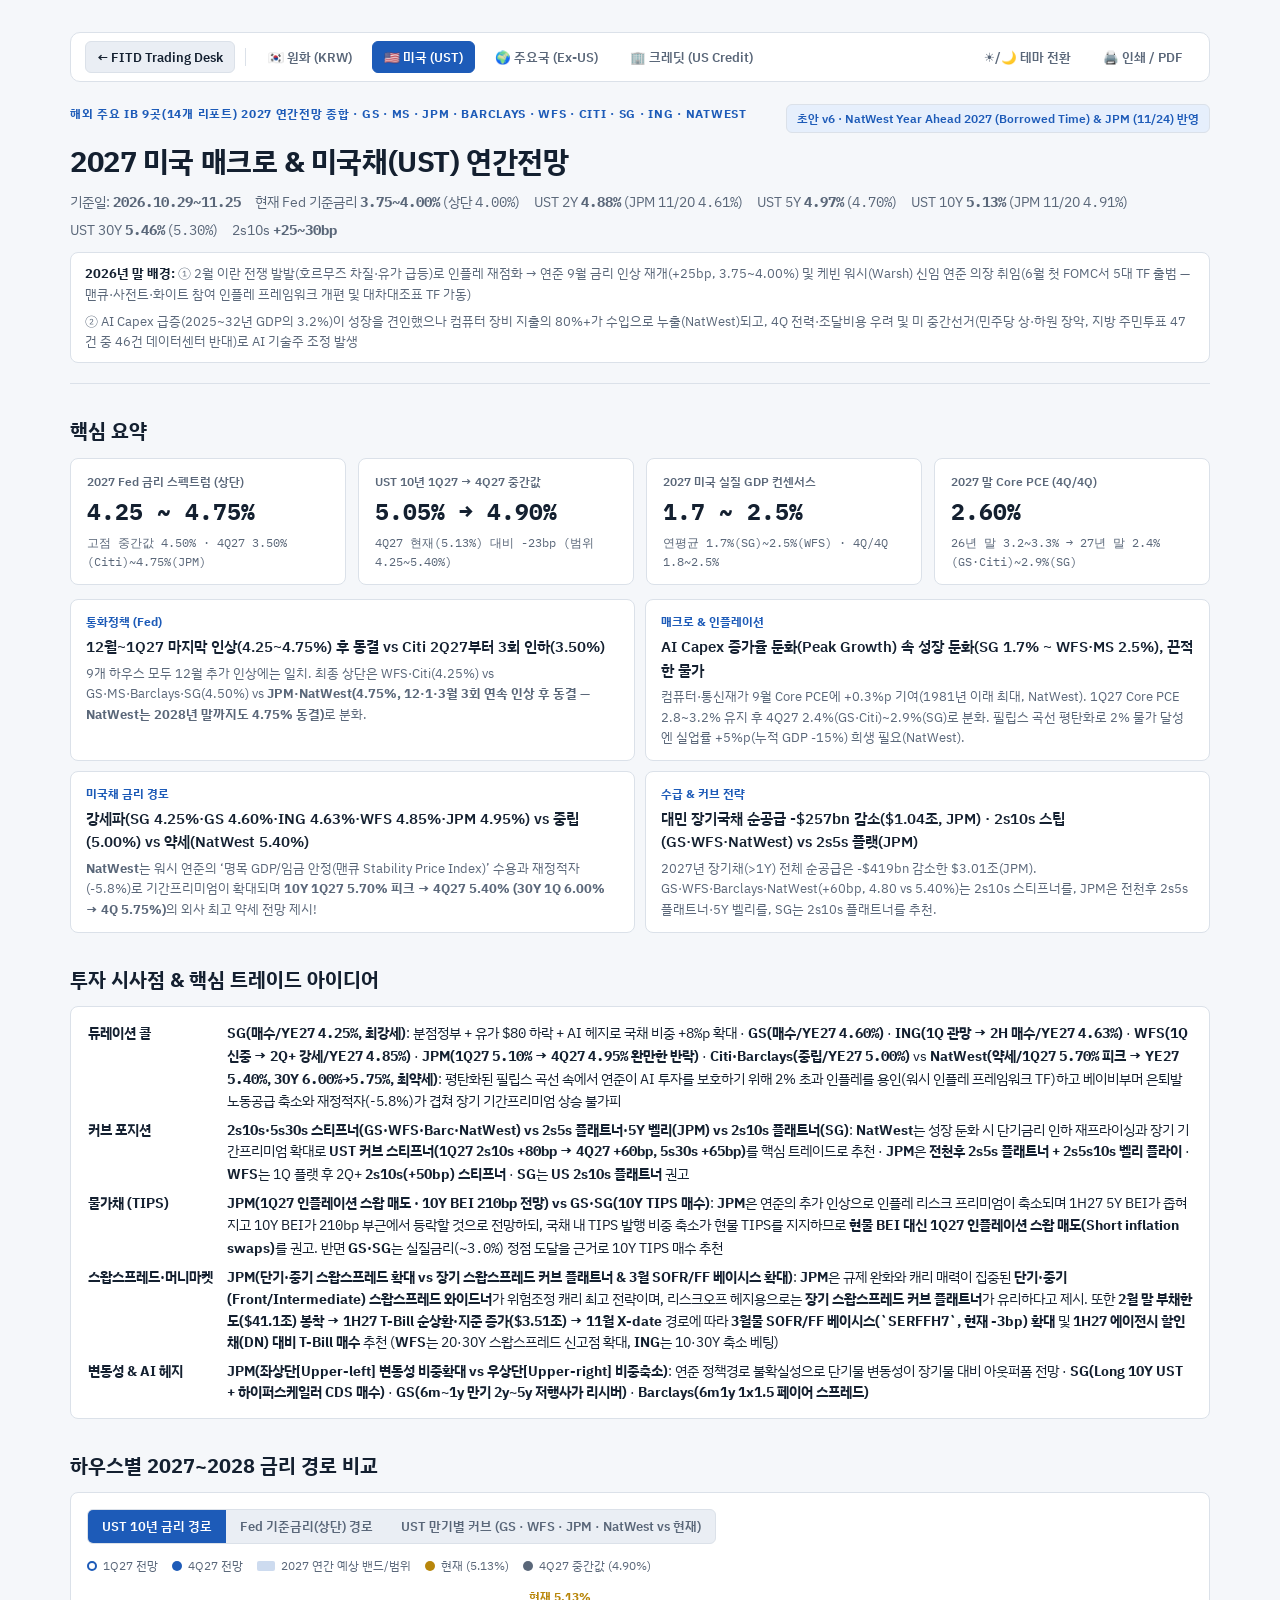
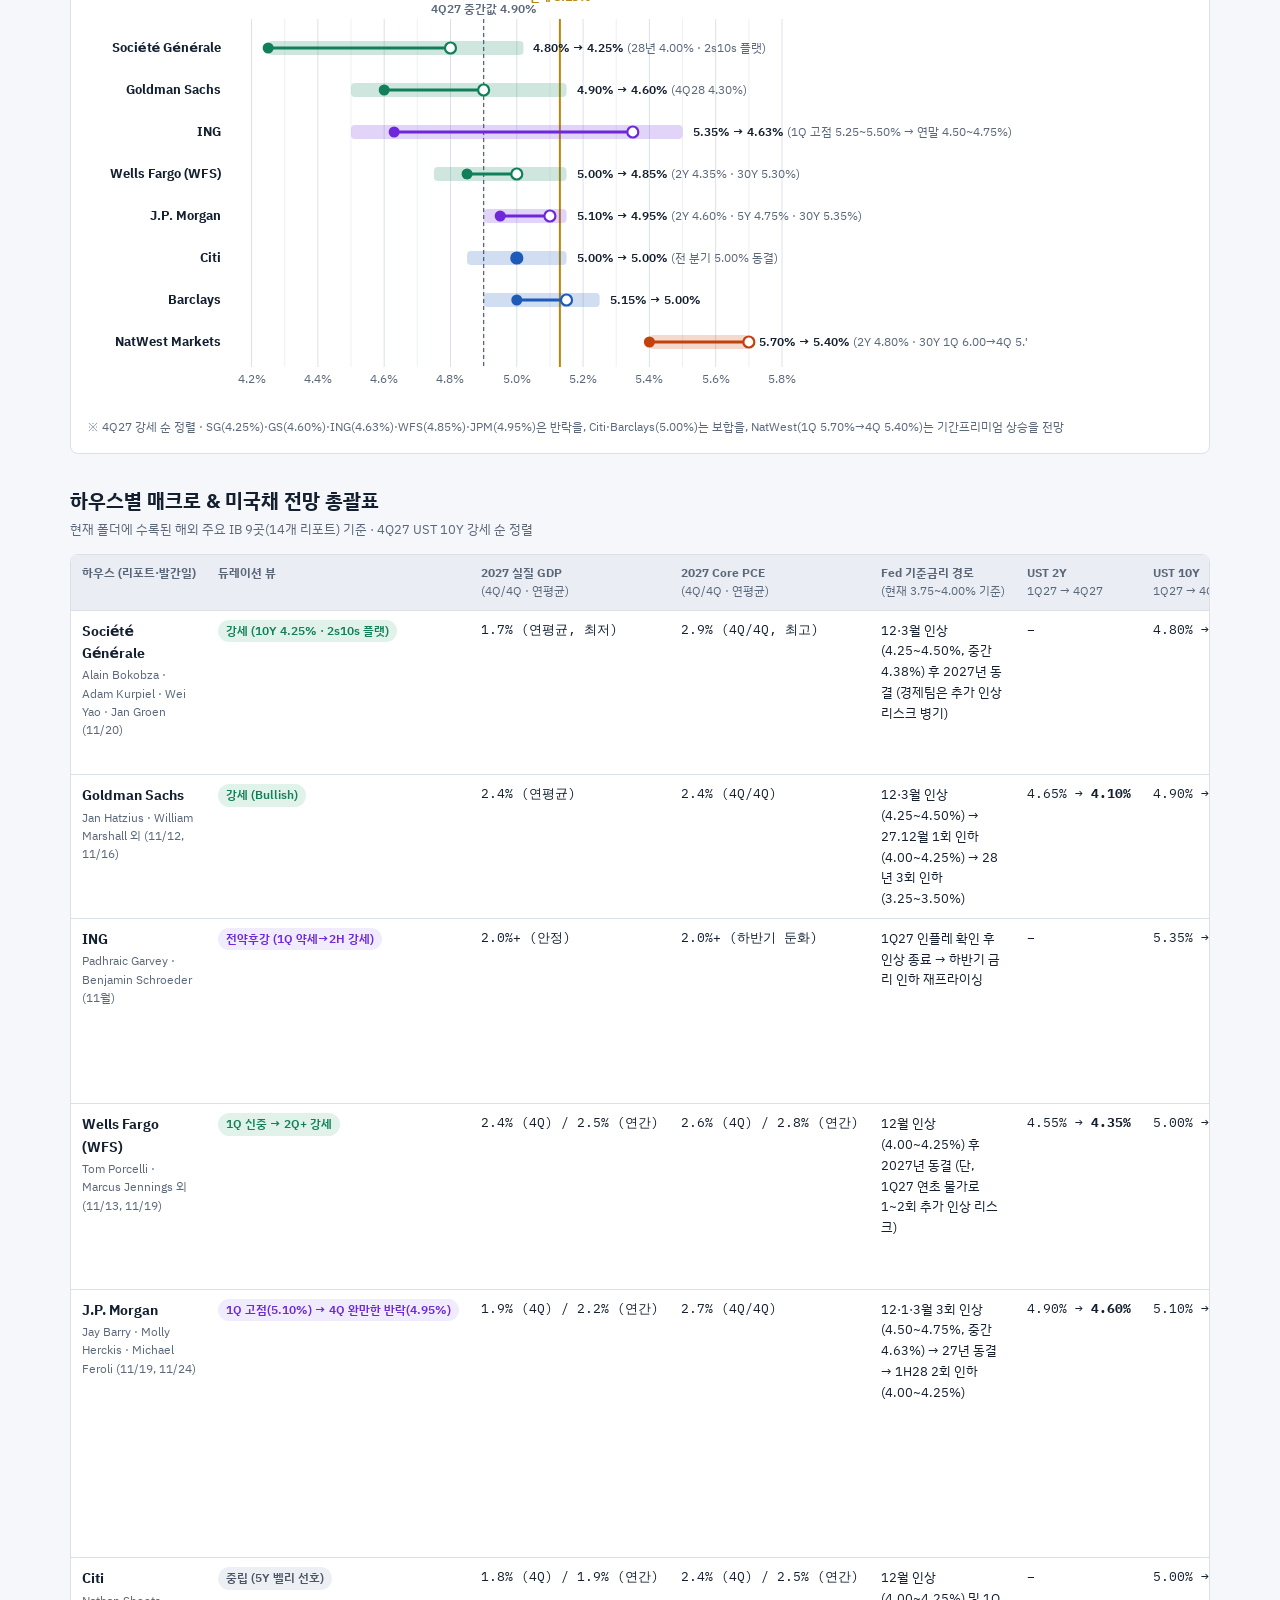
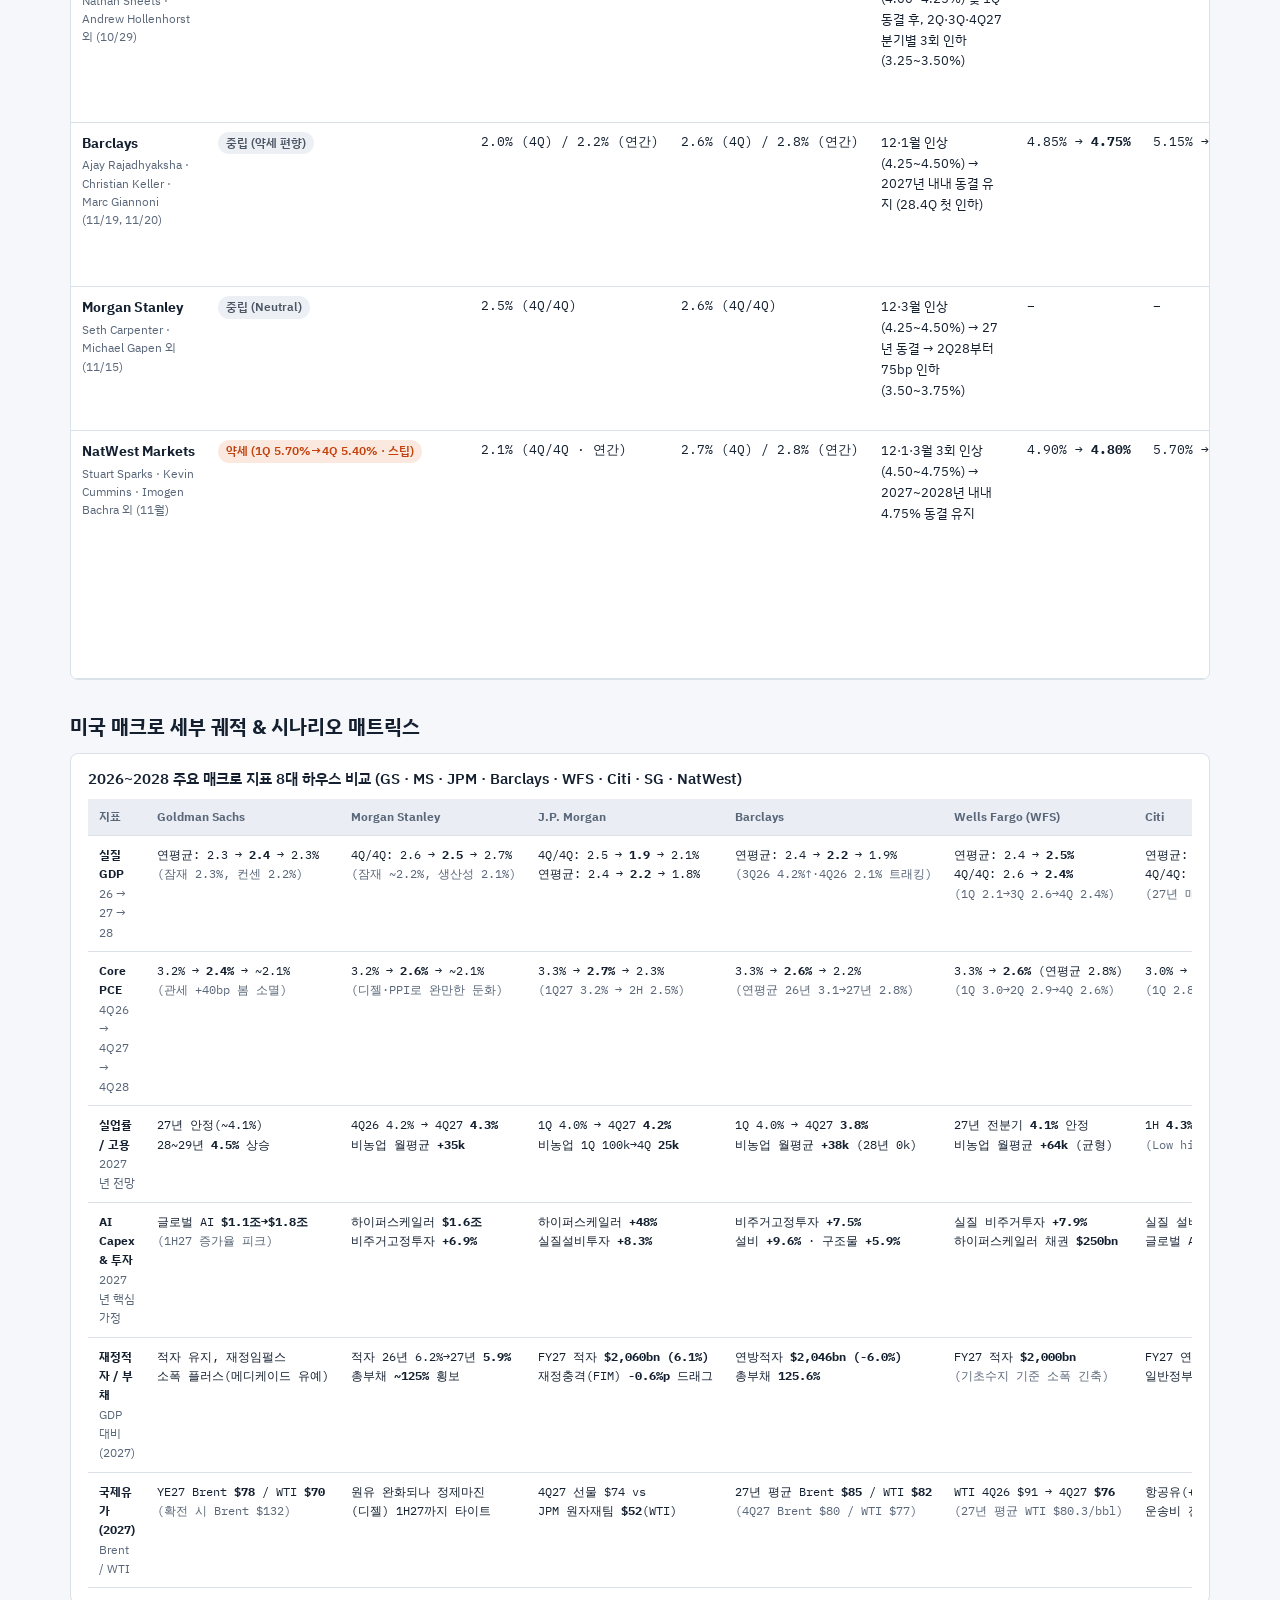
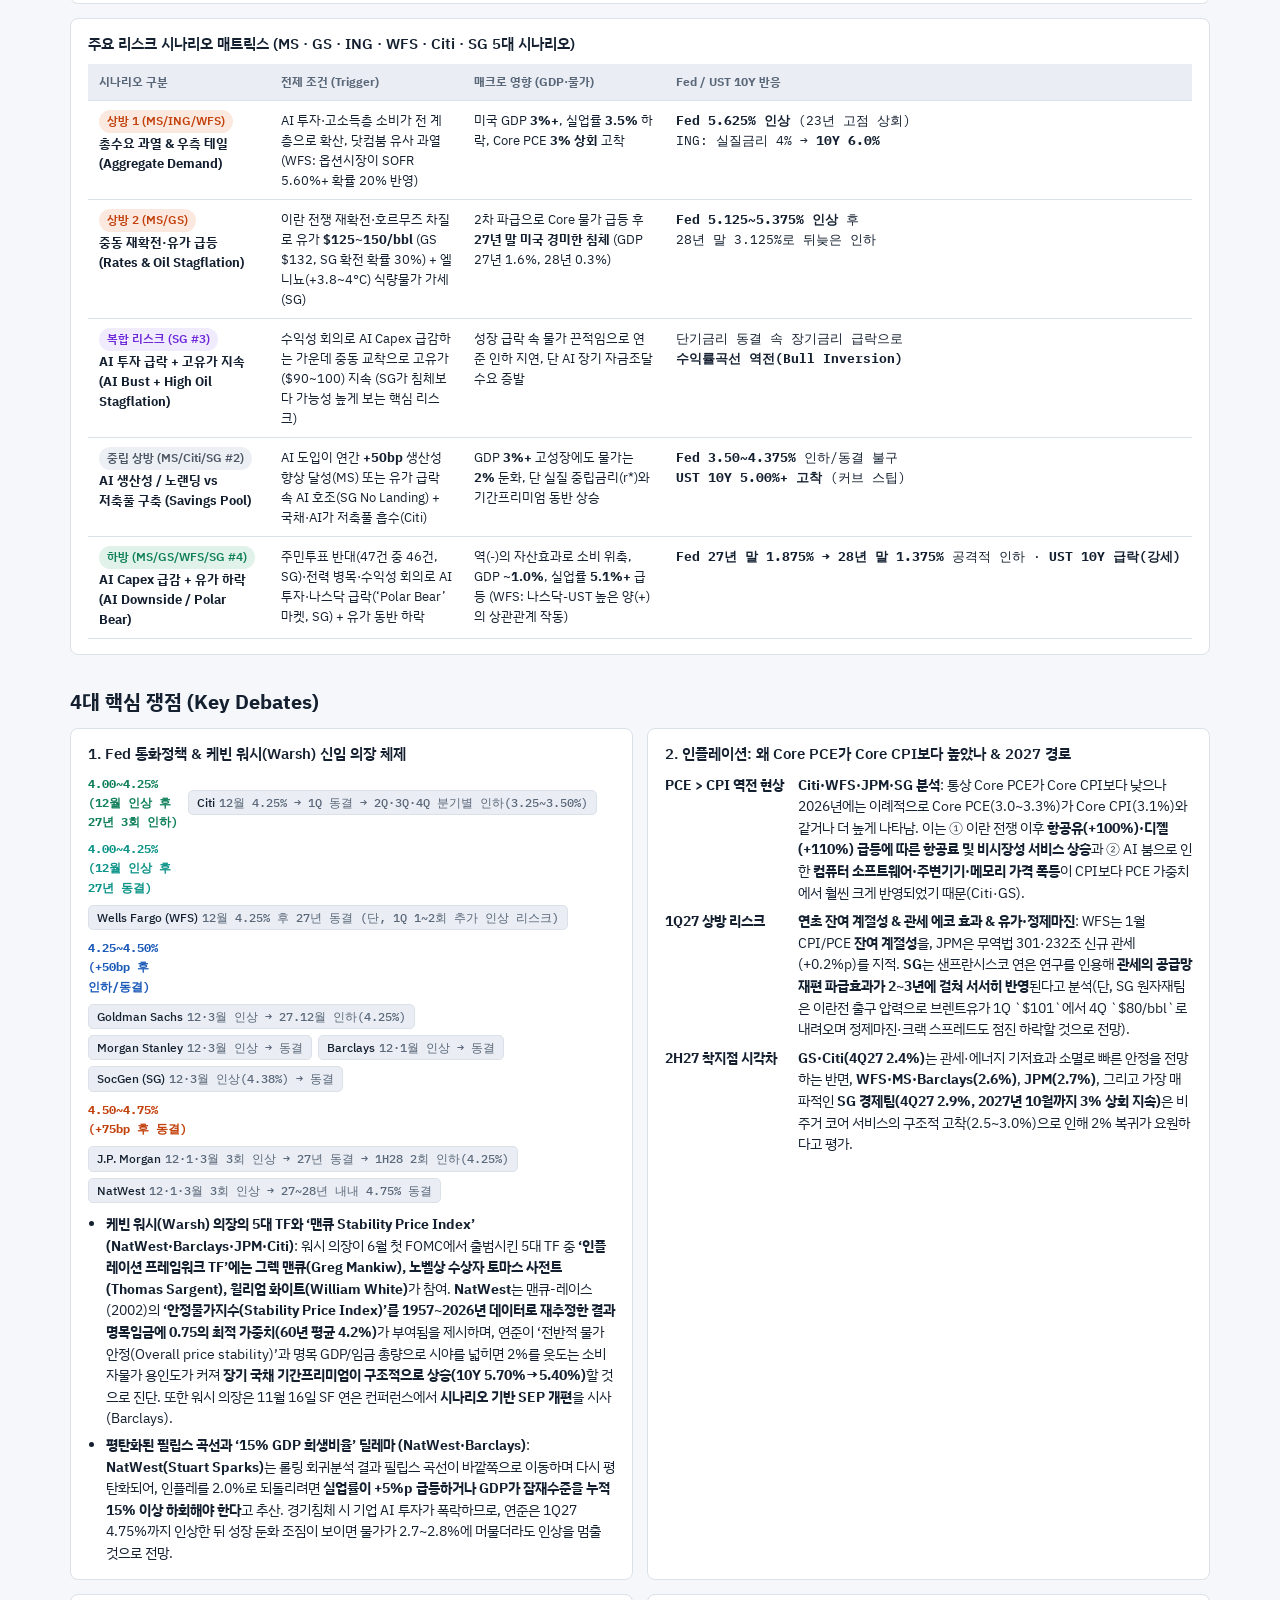
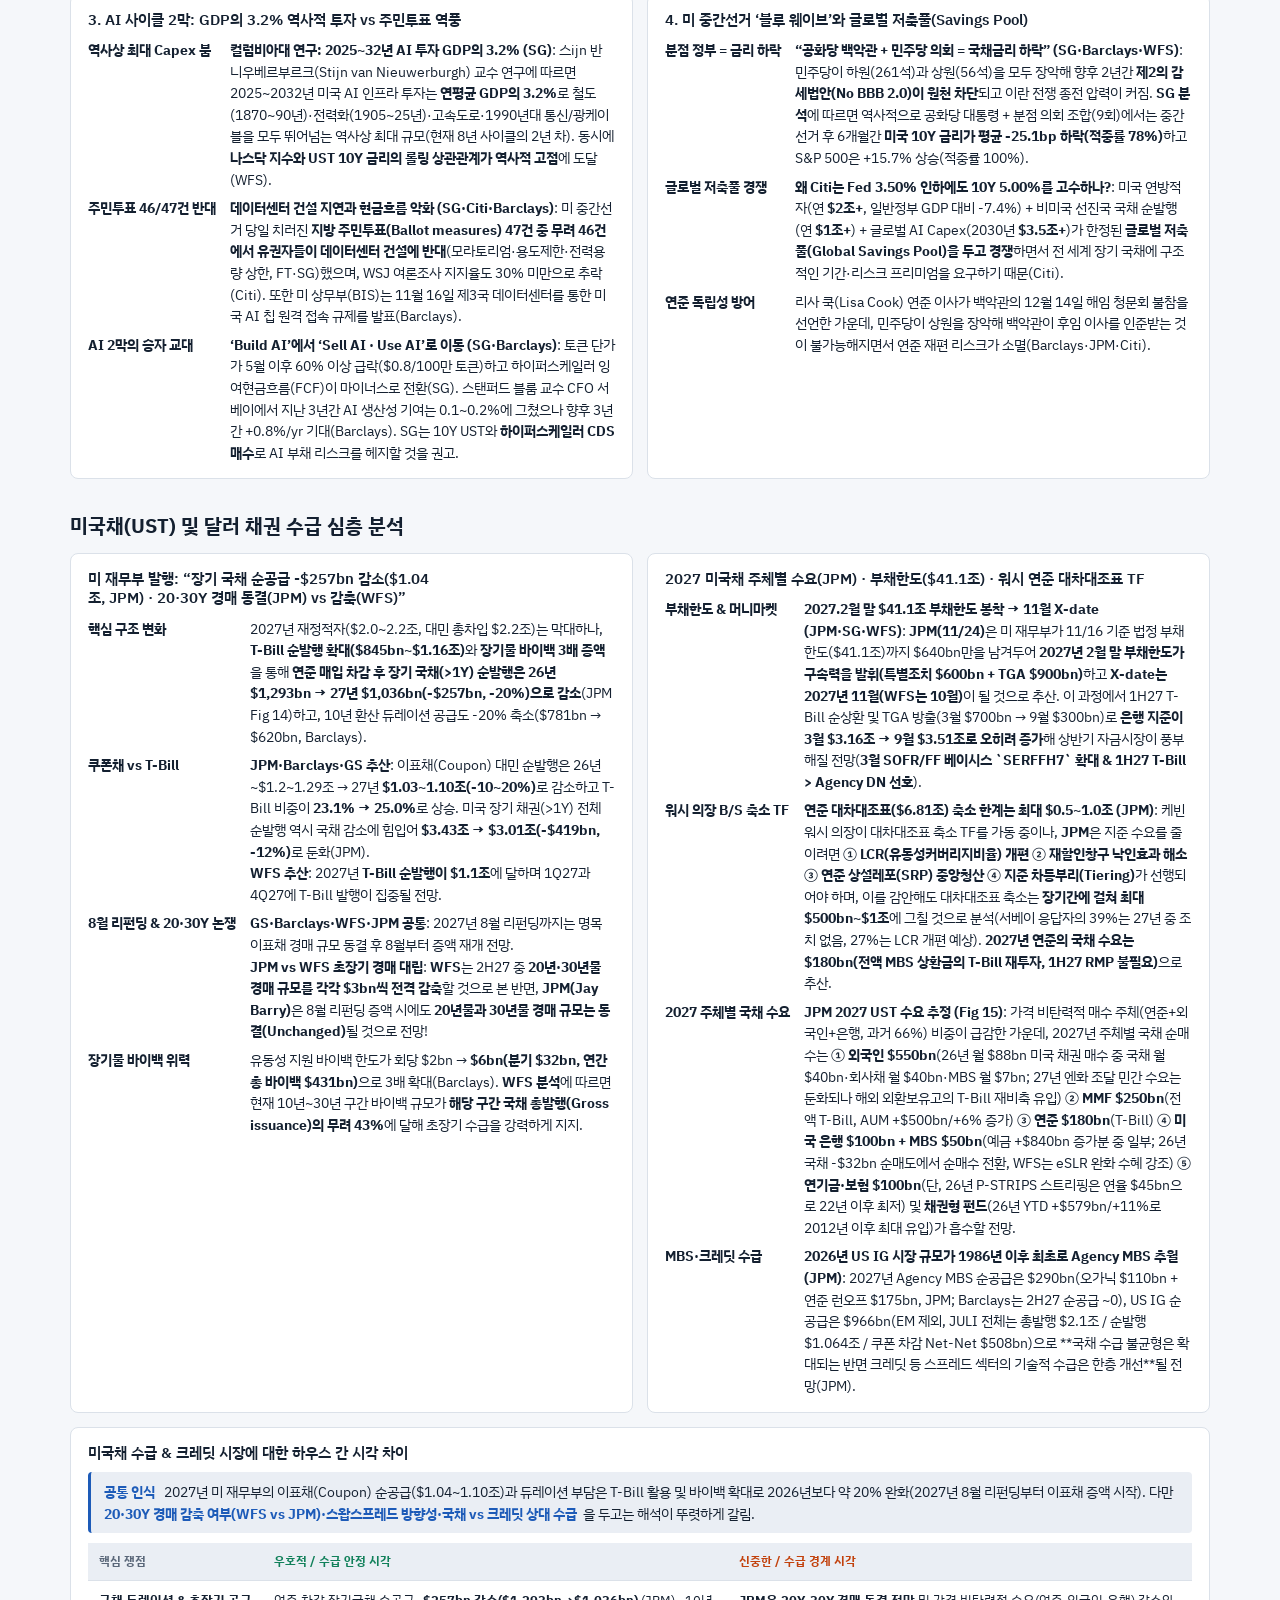
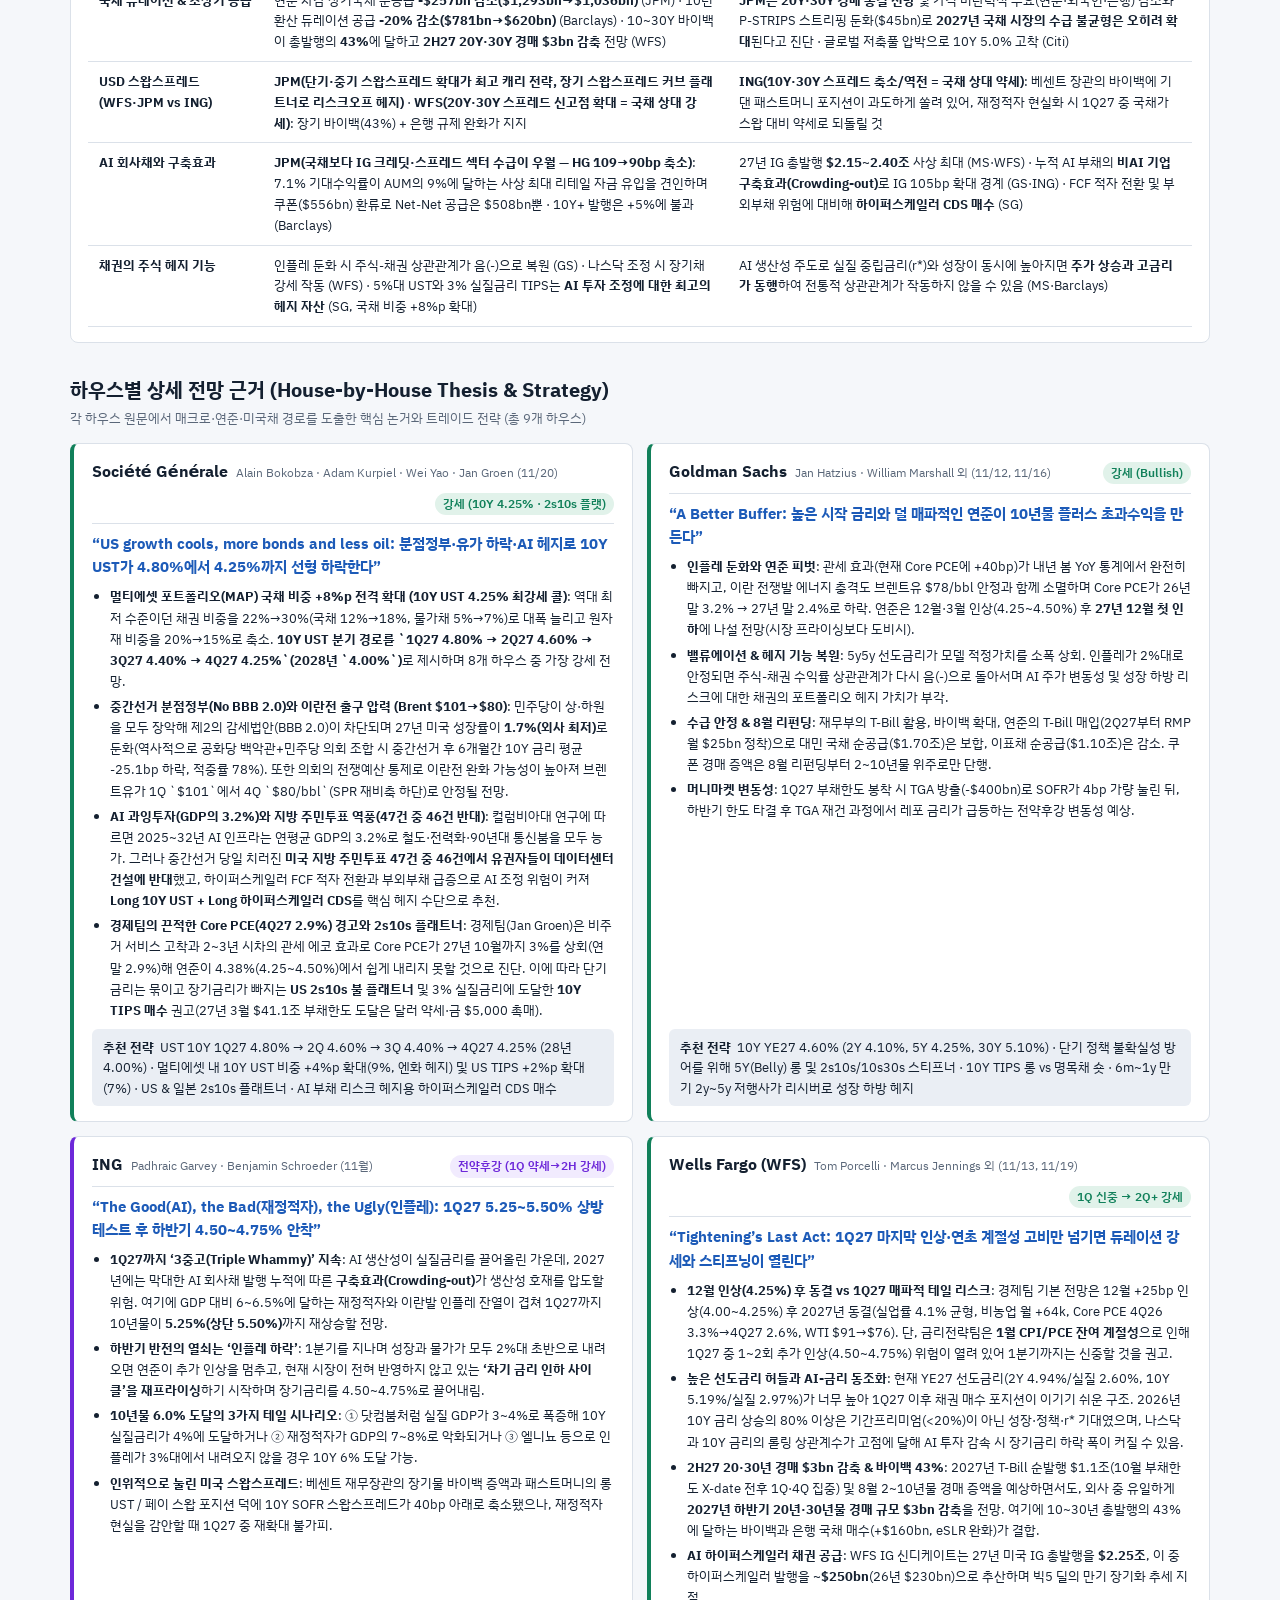
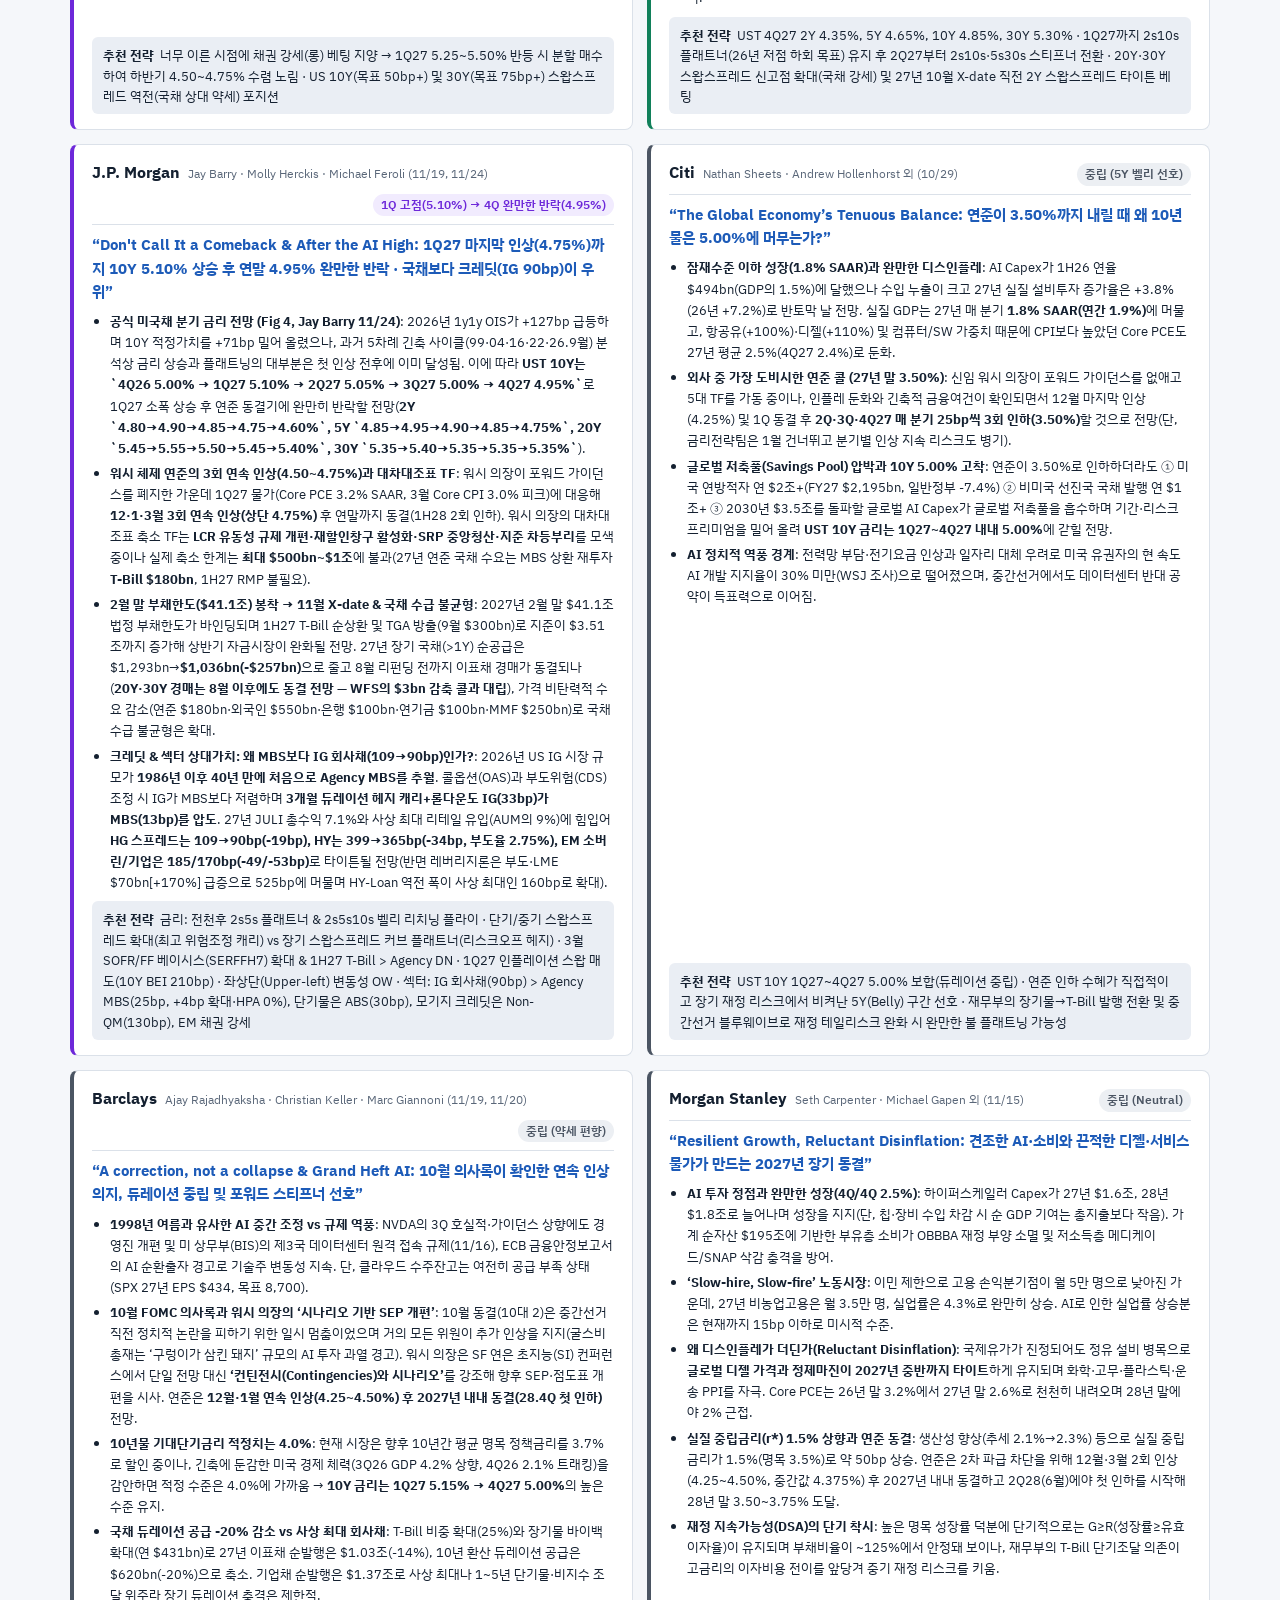
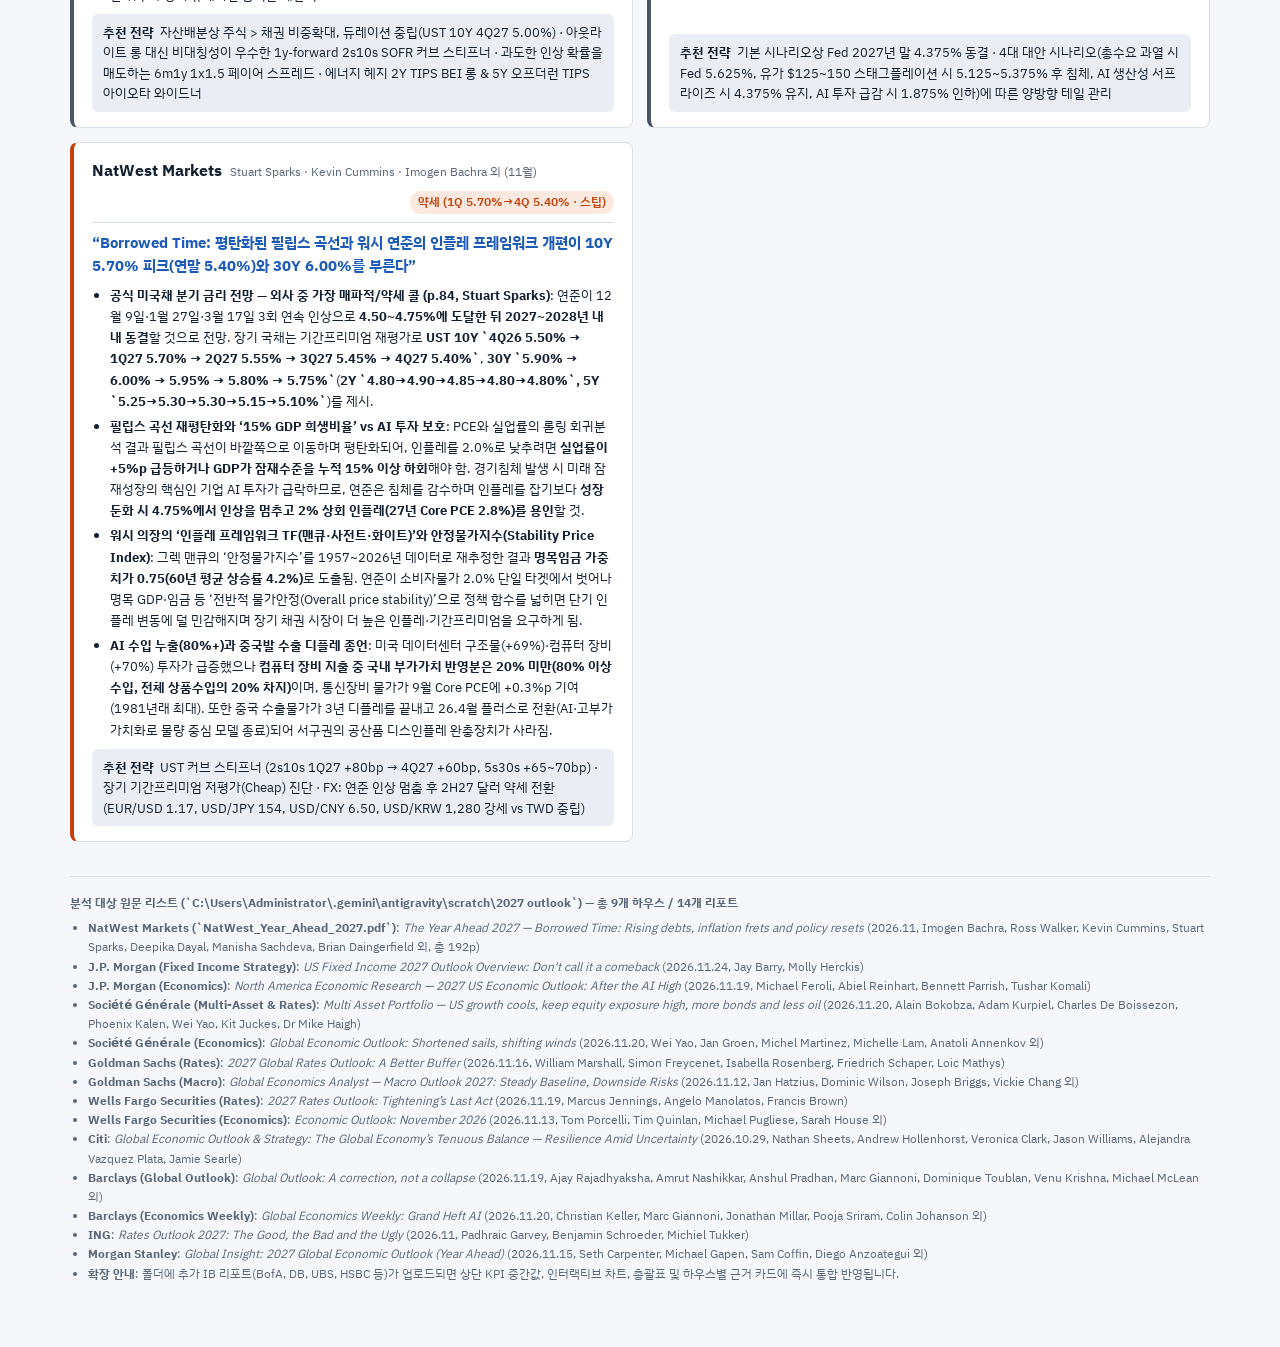
<file: ust-2027-outlook.html>
<!doctype html>
<html lang="ko">
<head>
<meta charset="utf-8">
<meta name="viewport" content="width=device-width,initial-scale=1,viewport-fit=cover">
<title>2027 미국 매크로 & 미국채(UST) 연간전망 종합 (초안 v2)</title>
<link rel="stylesheet" href="https://fonts.googleapis.com/css2?family=IBM+Plex+Sans+KR:wght@400;500;600;700&family=IBM+Plex+Mono:wght@400;500;600&display=swap">
<style>
:root{
  --bg:#f5f7fa; --surface:#ffffff; --fg:#142030; --muted:#5a6779; --line:#dbe1e9; --soft:#eaeef4;
  --accent:#1d5bb8; --accent-soft:#e6effc;
  --bull:#11805a; --bull-soft:#e1f2ea;
  --bear:#c2410c; --bear-soft:#fbe9df;
  --neutral:#4b5563; --neutral-soft:#eceff3;
  --now:#b8860b; --purple:#6d28d9; --purple-soft:#f1ebfe;
  --teal:#0d9488; --teal-soft:#ccfbf1;
  --f-body:"IBM Plex Sans KR","Apple SD Gothic Neo","Malgun Gothic",system-ui,sans-serif;
  --f-mono:"IBM Plex Mono",ui-monospace,"SFMono-Regular",Consolas,monospace;
}
@media (prefers-color-scheme: dark){:root:not([data-theme="light"]){
  --bg:#0f141b; --surface:#161d27; --fg:#e4e9f0; --muted:#97a3b4; --line:#2a3442; --soft:#1d2531;
  --accent:#6ea2ef; --accent-soft:#192a42;
  --bull:#4cc596; --bull-soft:#15302a;
  --bear:#f08a5d; --bear-soft:#3a2219;
  --neutral:#a1abb9; --neutral-soft:#232b36;
  --now:#e3b341; --purple:#a78bfa; --purple-soft:#281e46;
  --teal:#2dd4bf; --teal-soft:#133836;
  color-scheme:dark;
}}
:root[data-theme="dark"]{
  --bg:#0f141b; --surface:#161d27; --fg:#e4e9f0; --muted:#97a3b4; --line:#2a3442; --soft:#1d2531;
  --accent:#6ea2ef; --accent-soft:#192a42;
  --bull:#4cc596; --bull-soft:#15302a;
  --bear:#f08a5d; --bear-soft:#3a2219;
  --neutral:#a1abb9; --neutral-soft:#232b36;
  --now:#e3b341; --purple:#a78bfa; --purple-soft:#281e46;
  --teal:#2dd4bf; --teal-soft:#133836;
  color-scheme:dark;
}
*{box-sizing:border-box}
body{
  margin:0; background:var(--bg); color:var(--fg); font-family:var(--f-body);
  font-size:14.5px; line-height:1.6;
  padding-left:max(16px,env(safe-area-inset-left,0px));
  padding-right:max(16px,env(safe-area-inset-right,0px));
  padding-block:32px 64px;
}
.wrap{max-width:1140px;margin:0 auto;display:flex;flex-direction:column;gap:34px}
h1,h2,h3,h4{text-wrap:balance;margin:0;line-height:1.3}
h1{font-size:29px;font-weight:700;letter-spacing:-.015em}
h2{font-size:19.5px;font-weight:700;display:flex;align-items:center;gap:8px}
h3{font-size:15px;font-weight:600}
p{margin:0}
.eyebrow{font-size:12px;letter-spacing:.06em;color:var(--accent);font-weight:700;text-transform:uppercase}
.num{font-family:var(--f-mono);font-variant-numeric:tabular-nums}

header{display:flex;flex-direction:column;gap:10px;border-bottom:1px solid var(--line);padding-bottom:20px}
.hdr-top{display:flex;justify-content:space-between;align-items:flex-start;gap:12px;flex-wrap:wrap}
.badge-draft{font-size:12px;font-weight:600;background:var(--accent-soft);color:var(--accent);padding:4px 10px;border-radius:6px;border:1px solid var(--line)}
header .meta{color:var(--muted);font-size:13.5px;display:flex;flex-wrap:wrap;gap:6px 14px;align-items:center}
header .context-bar{background:var(--surface);border:1px solid var(--line);border-radius:8px;padding:10px 14px;font-size:13px;color:var(--muted);display:flex;flex-wrap:wrap;gap:6px 18px}
header .context-bar b{color:var(--fg)}

section{display:flex;flex-direction:column;gap:14px}
.sec-sub{font-size:13px;color:var(--muted);margin-top:-8px}

.kpis{display:grid;grid-template-columns:repeat(4,minmax(0,1fr));gap:12px}
.kpi{background:var(--surface);border:1px solid var(--line);border-radius:8px;padding:13px 16px;display:flex;flex-direction:column;gap:3px}
.kpi .k{font-size:12px;color:var(--muted);font-weight:600}
.kpi .v{font-family:var(--f-mono);font-size:22.5px;font-weight:700}
.kpi .d{font-size:12px;font-family:var(--f-mono);color:var(--muted)}
.up{color:var(--bear)} .dn{color:var(--bull)}
@media (max-width:780px){.kpis{grid-template-columns:repeat(2,minmax(0,1fr))}}

.keys{display:grid;grid-template-columns:repeat(2,minmax(0,1fr));gap:10px;margin:0;padding:0;list-style:none}
@media (max-width:780px){.keys{grid-template-columns:1fr}}
.keys li{background:var(--surface);border:1px solid var(--line);border-radius:8px;padding:12px 15px;display:flex;flex-direction:column;gap:4px;min-width:0}
.keys .t{font-size:12px;color:var(--accent);font-weight:700}
.keys .b{font-weight:600;font-size:14.5px}
.keys .desc{font-size:13px;color:var(--muted)}

.chartcard{background:var(--surface);border:1px solid var(--line);border-radius:8px;padding:16px;display:flex;flex-direction:column;gap:12px}
.toolbar{display:flex;flex-wrap:wrap;gap:12px;align-items:center;justify-content:space-between}
.seg{display:inline-flex;border:1px solid var(--line);border-radius:6px;overflow:hidden;background:var(--soft)}
.seg button{font:inherit;font-size:13px;font-weight:600;border:0;background:transparent;color:var(--muted);padding:6px 14px;cursor:pointer;transition:all .15s}
.seg button[aria-pressed="true"]{background:var(--accent);color:#fff}
.seg button:focus-visible{outline:2px solid var(--accent);outline-offset:-2px}
.legend{display:flex;flex-wrap:wrap;gap:14px;font-size:12px;color:var(--muted)}
.legend span{display:inline-flex;align-items:center;gap:6px}
.sw{display:inline-block;width:10px;height:10px;border-radius:50%}
.scroll{overflow-x:auto}
svg text{font-family:var(--f-body)}
.note{font-size:12px;color:var(--muted)}

table{border-collapse:collapse;width:100%;min-width:880px;font-size:13px}
th,td{text-align:left;padding:9px 11px;border-bottom:1px solid var(--line);vertical-align:top}
th{font-size:11.5px;color:var(--muted);font-weight:700;background:var(--soft);position:sticky;top:0;white-space:nowrap}
td.n{font-family:var(--f-mono);font-variant-numeric:tabular-nums;white-space:nowrap}
td .who{font-weight:700;font-size:14px}
td .an{display:block;font-size:11.5px;color:var(--muted);margin-top:2px}
.tablebox{background:var(--surface);border:1px solid var(--line);border-radius:8px;overflow-x:auto}

.pill{display:inline-block;font-size:11.5px;font-weight:600;padding:2px 8px;border-radius:999px;white-space:nowrap}
.pill.bull{background:var(--bull-soft);color:var(--bull)}
.pill.bear{background:var(--bear-soft);color:var(--bear)}
.pill.neu{background:var(--neutral-soft);color:var(--neutral)}
.pill.mix{background:var(--purple-soft);color:var(--purple)}

.grid3{display:grid;grid-template-columns:repeat(3,minmax(0,1fr));gap:14px}
.grid2{display:grid;grid-template-columns:repeat(2,minmax(0,1fr));gap:14px}
@media (max-width:900px){.grid3,.grid2{grid-template-columns:1fr}}
.panel{background:var(--surface);border:1px solid var(--line);border-radius:8px;padding:15px 17px;display:flex;flex-direction:column;gap:10px;min-width:0}
.panel ul{margin:0;padding-left:18px;display:flex;flex-direction:column;gap:5px;font-size:13.5px}
.panel .sub{font-size:12.5px;color:var(--muted);border-top:1px dashed var(--line);padding-top:8px;margin-top:auto}
.split{display:flex;flex-direction:column;gap:8px}
.split .row{display:flex;gap:8px;align-items:center;flex-wrap:wrap}
.split .lab{font-size:12px;font-weight:700;min-width:92px;font-family:var(--f-mono)}
.chips{display:flex;flex-wrap:wrap;gap:6px}
.chip{font-size:12px;border:1px solid var(--line);border-radius:5px;padding:2px 8px;background:var(--soft);font-weight:500}
.chip .num{color:var(--muted);margin-left:4px;font-size:11.5px}

dl.kv{margin:0;display:grid;grid-template-columns:auto 1fr;gap:7px 14px;font-size:13.5px}
dl.kv dt{font-weight:700;white-space:nowrap;color:var(--fg)}
dl.kv dd{margin:0;min-width:0;color:var(--fg)}

table.dt{min-width:680px;font-size:13px}
table.dt td:first-child{font-weight:700;white-space:nowrap;width:14%}
table.dt th.pos{color:var(--bull)} table.dt th.neg{color:var(--bear)}
table.dt td:nth-child(2),table.dt td:nth-child(3){width:43%}
.consensus{font-size:13.5px;background:var(--soft);border-left:3px solid var(--accent);border-radius:4px;padding:9px 13px}
.consensus b{margin-right:6px;color:var(--accent)}

.whygrid{display:grid;grid-template-columns:repeat(2,minmax(0,1fr));gap:14px}
@media (max-width:900px){.whygrid{grid-template-columns:1fr}}
.why{background:var(--surface);border:1px solid var(--line);border-left:4px solid var(--neutral);border-radius:8px;padding:15px 18px;display:flex;flex-direction:column;gap:8px;min-width:0}
.why.bull{border-left-color:var(--bull)}
.why.bear{border-left-color:var(--bear)}
.why.mix{border-left-color:var(--purple)}
.why .hd{display:flex;align-items:baseline;gap:8px;flex-wrap:wrap;border-bottom:1px solid var(--line);padding-bottom:8px}
.why .hd .who{font-weight:700;font-size:16px}
.why .hd .an{font-size:12px;color:var(--muted)}
.why .hd .pill{margin-left:auto}
.why .v{font-weight:700;font-size:14.5px;color:var(--accent)}
.why ul{margin:0;padding-left:18px;font-size:13.2px;display:flex;flex-direction:column;gap:4px}
.why .s{font-size:12.8px;background:var(--soft);padding:8px 11px;border-radius:6px;margin-top:auto}
.why .s b{color:var(--fg);font-weight:700;margin-right:6px}

.notes{font-size:12px;color:var(--muted);display:flex;flex-direction:column;gap:6px;border-top:1px solid var(--line);padding-top:16px}
.notes ul{margin:0;padding-left:18px}

.desk-nav{display:flex;align-items:center;justify-content:space-between;gap:12px;flex-wrap:wrap;background:var(--surface);border:1px solid var(--line);border-radius:10px;padding:8px 14px;margin-bottom:-12px}
.desk-nav .nav-left,.desk-nav .nav-right{display:flex;align-items:center;gap:8px;flex-wrap:wrap}
.desk-nav a,.desk-nav button{font:inherit;font-size:12.5px;font-weight:600;color:var(--muted);text-decoration:none;padding:5px 11px;border-radius:6px;border:1px solid transparent;background:transparent;cursor:pointer;transition:all .15s}
.desk-nav a:hover,.desk-nav button:hover{background:var(--soft);color:var(--fg)}
.desk-nav a.back{color:var(--fg);border-color:var(--line);background:var(--soft)}
.desk-nav a.active{background:var(--accent);color:#fff;border-color:var(--accent)}
.desk-nav .sep{width:1px;height:18px;background:var(--line);margin:0 2px}

.print-only{display:none}
@page{size:A4;margin:10mm}
@media print{
  *{-webkit-print-color-adjust:exact;print-color-adjust:exact}
  :root{--bg:#ffffff}
  body{font-size:10.5px;padding:0;background:#ffffff}
  .wrap{gap:16px;max-width:none}
  h1{font-size:22px} h2{font-size:15px}
  h2{break-after:avoid}
  .seg,.desk-nav{display:none}
  .print-only{display:block}
  svg{width:100%;height:auto}
  .scroll,.tablebox{overflow:visible}
  table{min-width:0;font-size:9px}
  th,td{padding:4px 5px}
  th{position:static}
  .kpi,.panel,.keys li,tr,.why{break-inside:avoid}
  .chart-sec,.supply-sec,.why-sec{break-before:page}
}
</style>
<script>
(function(){
  try {
    var saved = localStorage.getItem('fitd-theme');
    if (saved === 'dark' || saved === 'slate') document.documentElement.setAttribute('data-theme', 'dark');
    else if (saved === 'light') document.documentElement.setAttribute('data-theme', 'light');
  } catch (e) {}
})();
function toggleOutlookTheme() {
  var cur = document.documentElement.getAttribute('data-theme');
  var isDark = cur === 'dark' || (!cur && window.matchMedia('(prefers-color-scheme: dark)').matches);
  var next = isDark ? 'light' : 'dark';
  document.documentElement.setAttribute('data-theme', next);
  try { localStorage.setItem('fitd-theme', next); } catch (e) {}
}
</script>
</head>
<body>
<div class="wrap">

<nav class="desk-nav" aria-label="FITD 데스크 및 연간전망 내비게이션">
  <div class="nav-left">
    <a href="./index.html#rv" class="back">← FITD Trading Desk</a>
    <span class="sep"></span>
    <a href="./krw-2027-outlook.html">🇰🇷 원화 (KRW)</a>
    <a href="./ust-2027-outlook.html" class="active">🇺🇸 미국 (UST)</a>
    <a href="./global-2027-outlook.html">🌍 주요국 (Ex-US)</a>
    <a href="./credit-2027-outlook.html">🏢 크레딧 (US Credit)</a>
  </div>
  <div class="nav-right">
    <button type="button" onclick="toggleOutlookTheme()">☀️/🌙 테마 전환</button>
    <button type="button" onclick="window.print()">🖨️ 인쇄 / PDF</button>
  </div>
</nav>

<header>
  <div class="hdr-top">
    <span class="eyebrow">해외 주요 IB 9곳(14개 리포트) 2027 연간전망 종합 · GS · MS · JPM · Barclays · WFS · Citi · SG · ING · NatWest</span>
    <span class="badge-draft">초안 v6 · NatWest Year Ahead 2027 (Borrowed Time) &amp; JPM (11/24) 반영</span>
  </div>
  <h1>2027 미국 매크로 & 미국채(UST) 연간전망</h1>
  <div class="meta">
    <span>기준일: <b class="num">2026.10.29~11.25</b></span>
    <span>현재 Fed 기준금리 <b class="num">3.75~4.00%</b> (상단 <span class="num">4.00%</span>)</span>
    <span>UST 2Y <b class="num">4.88%</b> (JPM 11/20 <span class="num">4.61%</span>)</span>
    <span>UST 5Y <b class="num">4.97%</b> (<span class="num">4.70%</span>)</span>
    <span>UST 10Y <b class="num">5.13%</b> (JPM 11/20 <span class="num">4.91%</span>)</span>
    <span>UST 30Y <b class="num">5.46%</b> (<span class="num">5.30%</span>)</span>
    <span>2s10s <b class="num">+25~30bp</b></span>
  </div>
  <div class="context-bar">
    <span><b>2026년 말 배경:</b> ① 2월 이란 전쟁 발발(호르무즈 차질·유가 급등)로 인플레 재점화 → 연준 9월 금리 인상 재개(+25bp, 3.75~4.00%) 및 케빈 워시(Warsh) 신임 연준 의장 취임(6월 첫 FOMC서 5대 TF 출범 — 맨큐·사전트·화이트 참여 인플레 프레임워크 개편 및 대차대조표 TF 가동)</span>
    <span>② AI Capex 급증(2025~32년 GDP의 3.2%)이 성장을 견인했으나 컴퓨터 장비 지출의 80%+가 수입으로 누출(NatWest)되고, 4Q 전력·조달비용 우려 및 미 중간선거(민주당 상·하원 장악, 지방 주민투표 47건 중 46건 데이터센터 반대)로 AI 기술주 조정 발생</span>
  </div>
</header>

<section>
  <h2>핵심 요약</h2>
  <div class="kpis" id="kpis"></div>
  <ul class="keys">
    <li>
      <span class="t">통화정책 (Fed)</span>
      <span class="b">12월~1Q27 마지막 인상(4.25~4.75%) 후 동결 vs Citi 2Q27부터 3회 인하(3.50%)</span>
      <span class="desc">9개 하우스 모두 12월 추가 인상에는 일치. 최종 상단은 WFS·Citi(4.25%) vs GS·MS·Barclays·SG(4.50%) vs <b>JPM·NatWest(4.75%, 12·1·3월 3회 연속 인상 후 동결 — NatWest는 2028년 말까지도 4.75% 동결)</b>로 분화.</span>
    </li>
    <li>
      <span class="t">매크로 & 인플레이션</span>
      <span class="b">AI Capex 증가율 둔화(Peak Growth) 속 성장 둔화(SG 1.7% ~ WFS·MS 2.5%), 끈적한 물가</span>
      <span class="desc">컴퓨터·통신재가 9월 Core PCE에 +0.3%p 기여(1981년 이래 최대, NatWest). 1Q27 Core PCE 2.8~3.2% 유지 후 4Q27 2.4%(GS·Citi)~2.9%(SG)로 분화. 필립스 곡선 평탄화로 2% 물가 달성엔 실업률 +5%p(누적 GDP -15%) 희생 필요(NatWest).</span>
    </li>
    <li>
      <span class="t">미국채 금리 경로</span>
      <span class="b">강세파(SG 4.25%·GS 4.60%·ING 4.63%·WFS 4.85%·JPM 4.95%) vs 중립(5.00%) vs 약세(NatWest 5.40%)</span>
      <span class="desc"><b>NatWest</b>는 워시 연준의 ‘명목 GDP/임금 안정(맨큐 Stability Price Index)’ 수용과 재정적자(-5.8%)로 기간프리미엄이 확대되며 <b>10Y 1Q27 5.70% 피크 → 4Q27 5.40% (30Y 1Q 6.00% → 4Q 5.75%)</b>의 외사 최고 약세 전망 제시!</span>
    </li>
    <li>
      <span class="t">수급 & 커브 전략</span>
      <span class="b">대민 장기국채 순공급 -$257bn 감소($1.04조, JPM) · 2s10s 스팁(GS·WFS·NatWest) vs 2s5s 플랫(JPM)</span>
      <span class="desc">2027년 장기채(>1Y) 전체 순공급은 -$419bn 감소한 $3.01조(JPM). GS·WFS·Barclays·NatWest(+60bp, 4.80 vs 5.40%)는 2s10s 스티프너를, JPM은 전천후 2s5s 플래트너·5Y 벨리를, SG는 2s10s 플래트너를 추천.</span>
    </li>
  </ul>
</section>

<section>
  <h2>투자 시사점 & 핵심 트레이드 아이디어</h2>
  <div class="panel">
    <dl class="kv">
      <dt>듀레이션 콜</dt>
      <dd><b>SG(매수/YE27 <span class="num">4.25%</span>, 최강세)</b>: 분점정부 + 유가 <span class="num">$80</span> 하락 + AI 헤지로 국채 비중 <span class="num">+8%p</span> 확대 · <b>GS(매수/YE27 <span class="num">4.60%</span>)</b> · <b>ING(1Q 관망 → 2H 매수/YE27 <span class="num">4.63%</span>)</b> · <b>WFS(1Q 신중 → 2Q+ 강세/YE27 <span class="num">4.85%</span>)</b> · <b>JPM(1Q27 <span class="num">5.10%</span> → 4Q27 <span class="num">4.95%</span> 완만한 반락)</b> · <b>Citi·Barclays(중립/YE27 <span class="num">5.00%</span>)</b> vs <b>NatWest(약세/1Q27 <span class="num">5.70%</span> 피크 → YE27 <span class="num">5.40%</span>, 30Y <span class="num">6.00%→5.75%</span>, 최약세)</b>: 평탄화된 필립스 곡선 속에서 연준이 AI 투자를 보호하기 위해 2% 초과 인플레를 용인(워시 인플레 프레임워크 TF)하고 베이비부머 은퇴발 노동공급 축소와 재정적자(-5.8%)가 겹쳐 장기 기간프리미엄 상승 불가피</dd>
      <dt>커브 포지션</dt>
      <dd><b>2s10s·5s30s 스티프너(GS·WFS·Barc·NatWest) vs 2s5s 플래트너·5Y 벨리(JPM) vs 2s10s 플래트너(SG)</b>: <b>NatWest</b>는 성장 둔화 시 단기금리 인하 재프라이싱과 장기 기간프리미엄 확대로 <b>UST 커브 스티프너(1Q27 2s10s <span class="num">+80bp</span> → 4Q27 <span class="num">+60bp</span>, 5s30s <span class="num">+65bp</span>)</b>를 핵심 트레이드로 추천 · <b>JPM</b>은 <b>전천후 2s5s 플래트너 + 2s5s10s 벨리 플라이</b> · <b>WFS</b>는 1Q 플랫 후 2Q+ <b>2s10s(+50bp) 스티프너</b> · <b>SG</b>는 <b>US 2s10s 플래트너</b> 권고</dd>
      <dt>물가채 (TIPS)</dt>
      <dd><b>JPM(1Q27 인플레이션 스왑 매도 · 10Y BEI <span class="num">210bp</span> 전망) vs GS·SG(10Y TIPS 매수)</b>: <b>JPM</b>은 연준의 추가 인상으로 인플레 리스크 프리미엄이 축소되며 1H27 5Y BEI가 좁혀지고 10Y BEI가 <span class="num">210bp</span> 부근에서 등락할 것으로 전망하되, 국채 내 TIPS 발행 비중 축소가 현물 TIPS를 지지하므로 <b>현물 BEI 대신 1Q27 인플레이션 스왑 매도(Short inflation swaps)</b>를 권고. 반면 <b>GS·SG</b>는 실질금리(~<span class="num">3.0%</span>) 정점 도달을 근거로 10Y TIPS 매수 추천</dd>
      <dt>스왑스프레드·머니마켓</dt>
      <dd><b>JPM(단기·중기 스왑스프레드 확대 vs 장기 스왑스프레드 커브 플래트너 &amp; 3월 SOFR/FF 베이시스 확대)</b>: <b>JPM</b>은 규제 완화와 캐리 매력이 집중된 <b>단기·중기(Front/Intermediate) 스왑스프레드 와이드너</b>가 위험조정 캐리 최고 전략이며, 리스크오프 헤지용으로는 <b>장기 스왑스프레드 커브 플래트너</b>가 유리하다고 제시. 또한 <b>2월 말 부채한도($41.1조) 봉착 → 1H27 T-Bill 순상환·지준 증가($3.51조) → 11월 X-date</b> 경로에 따라 <b>3월물 SOFR/FF 베이시스(`SERFFH7`, 현재 -3bp) 확대</b> 및 <b>1H27 에이전시 할인채(DN) 대비 T-Bill 매수</b> 추천 (<b>WFS</b>는 20·30Y 스왑스프레드 신고점 확대, <b>ING</b>는 10·30Y 축소 베팅)</dd>
      <dt>변동성 & AI 헤지</dt>
      <dd><b>JPM(좌상단[Upper-left] 변동성 비중확대 vs 우상단[Upper-right] 비중축소)</b>: 연준 정책경로 불확실성으로 단기물 변동성이 장기물 대비 아웃퍼폼 전망 · <b>SG(Long 10Y UST + 하이퍼스케일러 CDS 매수)</b> · <b>GS(6m~1y 만기 2y~5y 저행사가 리시버)</b> · <b>Barclays(6m1y 1x1.5 페이어 스프레드)</b></dd>
    </dl>
  </div>
</section>

<section class="chart-sec">
  <h2>하우스별 2027~2028 금리 경로 비교</h2>
  <div class="chartcard">
    <div class="toolbar">
      <div class="seg" role="group" aria-label="차트 지표 선택">
        <button type="button" id="tab10" aria-pressed="true">UST 10년 금리 경로</button>
        <button type="button" id="tabFed" aria-pressed="false">Fed 기준금리(상단) 경로</button>
        <button type="button" id="tabCurve" aria-pressed="false">UST 만기별 커브 (GS · WFS · JPM · NatWest vs 현재)</button>
      </div>
      <div class="legend" id="chartLegend"></div>
    </div>
    <div class="scroll"><svg id="mainChart" role="img" aria-label="하우스별 미국 금리 전망 차트"></svg></div>
    <p class="note" id="chartNote"></p>
  </div>
</section>

<section>
  <h2>하우스별 매크로 & 미국채 전망 총괄표</h2>
  <p class="sec-sub">현재 폴더에 수록된 해외 주요 IB 9곳(14개 리포트) 기준 · 4Q27 UST 10Y 강세 순 정렬</p>
  <div class="tablebox">
    <table>
      <thead>
        <tr>
          <th>하우스 (리포트·발간일)</th>
          <th>듀레이션 뷰</th>
          <th>2027 실질 GDP<br><span style="font-weight:400">(4Q/4Q · 연평균)</span></th>
          <th>2027 Core PCE<br><span style="font-weight:400">(4Q/4Q · 연평균)</span></th>
          <th>Fed 기준금리 경로<br><span style="font-weight:400">(현재 3.75~4.00% 기준)</span></th>
          <th>UST 2Y<br><span style="font-weight:400">1Q27 → 4Q27</span></th>
          <th>UST 10Y<br><span style="font-weight:400">1Q27 → 4Q27</span></th>
          <th>4Q27 커브<br><span style="font-weight:400">(2s10s)</span></th>
          <th>핵심 뷰 & 추천 전략</th>
        </tr>
      </thead>
      <tbody id="houseTbody"></tbody>
    </table>
  </div>
</section>

<section>
  <h2>미국 매크로 세부 궤적 & 시나리오 매트릭스</h2>
  <div class="panel">
    <h3>2026~2028 주요 매크로 지표 8대 하우스 비교 (GS · MS · JPM · Barclays · WFS · Citi · SG · NatWest)</h3>
    <div class="scroll">
      <table style="min-width:1120px;font-size:12.1px">
        <thead>
          <tr>
            <th>지표</th>
            <th>Goldman Sachs</th>
            <th>Morgan Stanley</th>
            <th>J.P. Morgan</th>
            <th>Barclays</th>
            <th>Wells Fargo (WFS)</th>
            <th>Citi</th>
            <th>SocGen (SG)</th>
            <th>NatWest</th>
          </tr>
        </thead>
        <tbody>
          <tr>
            <td><b>실질 GDP</b><br><span class="note">26 → 27 → 28</span></td>
            <td class="n">연평균: 2.3 → <b>2.4</b> → 2.3%<br><span class="note">(잠재 2.3%, 컨센 2.2%)</span></td>
            <td class="n">4Q/4Q: 2.6 → <b>2.5</b> → 2.7%<br><span class="note">(잠재 ~2.2%, 생산성 2.1%)</span></td>
            <td class="n">4Q/4Q: 2.5 → <b>1.9</b> → 2.1%<br>연평균: 2.4 → <b>2.2</b> → 1.8%</td>
            <td class="n">연평균: 2.4 → <b>2.2</b> → 1.9%<br><span class="note">(3Q26 4.2%↑·4Q26 2.1% 트래킹)</span></td>
            <td class="n">연평균: 2.4 → <b>2.5%</b><br>4Q/4Q: 2.6 → <b>2.4%</b><br><span class="note">(1Q 2.1→3Q 2.6→4Q 2.4%)</span></td>
            <td class="n">연평균: 2.3 → <b>1.9%</b><br>4Q/4Q: 2.3 → <b>1.8%</b><br><span class="note">(27년 매분기 1.8% SAAR)</span></td>
            <td class="n">연평균: 2.6 → <b>1.7%</b> → 1.9%<br><span class="note">(잠재 1.8% 하회, 외사 최저)</span></td>
            <td class="n">연평균·4Q/4Q 모두:<br>2.4 → <b>2.1%</b> → 2.0%<br><span class="note">(잠재 2.0% 소폭 상회)</span></td>
          </tr>
          <tr>
            <td><b>Core PCE</b><br><span class="note">4Q26 → 4Q27 → 4Q28</span></td>
            <td class="n">3.2% → <b>2.4%</b> → ~2.1%<br><span class="note">(관세 +40bp 봄 소멸)</span></td>
            <td class="n">3.2% → <b>2.6%</b> → ~2.1%<br><span class="note">(디젤·PPI로 완만한 둔화)</span></td>
            <td class="n">3.3% → <b>2.7%</b> → 2.3%<br><span class="note">(1Q27 3.2% → 2H 2.5%)</span></td>
            <td class="n">3.3% → <b>2.6%</b> → 2.2%<br><span class="note">(연평균 26년 3.1→27년 2.8%)</span></td>
            <td class="n">3.3% → <b>2.6%</b> (연평균 2.8%)<br><span class="note">(1Q 3.0→2Q 2.9→4Q 2.6%)</span></td>
            <td class="n">3.0% → <b>2.4%</b> (연평균 2.5%)<br><span class="note">(1Q 2.8→2Q 2.5→4Q 2.4%)</span></td>
            <td class="n">3.3% → <b>2.9%</b> (외사 최고)<br><span class="note">(27.10월까지 3% 상회 지속)</span></td>
            <td class="n">3.1% → <b>2.7%</b> → 2.5%<br>연평균: 3.1 → <b>2.8%</b> → 2.6%<br><span class="note">(1Q 3.0→2Q 2.8→4Q 2.7%)</span></td>
          </tr>
          <tr>
            <td><b>실업률 / 고용</b><br><span class="note">2027년 전망</span></td>
            <td class="n">27년 안정(~4.1%)<br>28~29년 <b>4.5%</b> 상승</td>
            <td class="n">4Q26 4.2% → 4Q27 <b>4.3%</b><br>비농업 월평균 <b>+35k</b></td>
            <td class="n">1Q 4.0% → 4Q27 <b>4.2%</b><br>비농업 1Q 100k→4Q <b>25k</b></td>
            <td class="n">1Q 4.0% → 4Q27 <b>3.8%</b><br>비농업 월평균 <b>+38k</b> (28년 0k)</td>
            <td class="n">27년 전분기 <b>4.1%</b> 안정<br>비농업 월평균 <b>+64k</b> (균형)</td>
            <td class="n">1H <b>4.3%</b> → 2H <b>4.2%</b><br><span class="note">(Low hire, low layoff 균형)</span></td>
            <td class="n">고용 안정·낮은 이직률<br><span class="note">(하위 80% 실질임금 정체)</span></td>
            <td class="n">27~28년 전분기 <b>4.3%</b><br>비농업 월평균 <b>+75k</b><br><span class="note">(26년 초부터 노동력 순감소)</span></td>
          </tr>
          <tr>
            <td><b>AI Capex & 투자</b><br><span class="note">2027년 핵심 가정</span></td>
            <td class="n">글로벌 AI <b>$1.1조→$1.8조</b><br><span class="note">(1H27 증가율 피크)</span></td>
            <td class="n">하이퍼스케일러 <b>$1.6조</b><br>비주거고정투자 <b>+6.9%</b></td>
            <td class="n">하이퍼스케일러 <b>+48%</b><br>실질설비투자 <b>+8.3%</b></td>
            <td class="n">비주거고정투자 <b>+7.5%</b><br>설비 <b>+9.6%</b> · 구조물 <b>+5.9%</b></td>
            <td class="n">실질 비주거투자 <b>+7.9%</b><br>하이퍼스케일러 채권 <b>$250bn</b></td>
            <td class="n">실질 설비투자 <b>+3.8%</b> 감속<br>글로벌 AI 2030년 <b>$3.5조+</b></td>
            <td class="n">25~32년 AI 투자 <b>GDP의 3.2%</b><br>(주민투표 47건 중 46건 반대)</td>
            <td class="n">비주거고정투자 <b>+4.6~5.0%</b><br>GFCF <b>+3.8%</b> (컴퓨터 지출의<br><b>80%+가 수입</b>으로 누출)</td>
          </tr>
          <tr>
            <td><b>재정적자 / 부채</b><br><span class="note">GDP 대비 (2027)</span></td>
            <td class="n">적자 유지, 재정임펄스<br>소폭 플러스(메디케이드 유예)</td>
            <td class="n">적자 26년 6.2%→27년 <b>5.9%</b><br>총부채 <b>~125%</b> 횡보</td>
            <td class="n">FY27 적자 <b>$2,060bn (6.1%)</b><br>재정충격(FIM) <b>-0.6%p</b> 드래그</td>
            <td class="n">연방적자 <b>$2,046bn (-6.0%)</b><br>총부채 <b>125.6%</b></td>
            <td class="n">FY27 적자 <b>$2,000bn</b><br><span class="note">(기초수지 기준 소폭 긴축)</span></td>
            <td class="n">FY27 연방적자 <b>$2,195bn (6.4%)</b><br>일반정부 <b>-7.4%</b> / 부채 <b>124.9%</b></td>
            <td class="n">분점정부로 <b>No BBB 2.0</b><br>27.3월 <b>$41.1조 부채한도</b> 봉착</td>
            <td class="n">적자 26년 6.2→27년 <b>5.8%</b><br>경제 전체 총부채 <b>GDP 3.7배</b><br><span class="note">(27년 부채한도 바인딩)</span></td>
          </tr>
          <tr>
            <td><b>국제유가 (2027)</b><br><span class="note">Brent / WTI</span></td>
            <td class="n">YE27 Brent <b>$78</b> / WTI <b>$70</b><br><span class="note">(확전 시 Brent $132)</span></td>
            <td class="n">원유 완화되나 정제마진<br>(디젤) 1H27까지 타이트</td>
            <td class="n">4Q27 선물 $74 vs<br>JPM 원자재팀 <b>$52</b>(WTI)</td>
            <td class="n">27년 평균 Brent <b>$85</b> / WTI <b>$82</b><br><span class="note">(4Q27 Brent $80 / WTI $77)</span></td>
            <td class="n">WTI 4Q26 $91 → 4Q27 <b>$76</b><br><span class="note">(27년 평균 WTI $80.3/bbl)</span></td>
            <td class="n">항공유(+100%)·디젤(+110%)<br>운송비 전이 후 점진 완화</td>
            <td class="n">Brent 1Q <b>$101</b>→2Q <b>$90</b>→<br>3Q <b>$85</b>→4Q27 <b>$80</b> (SPR 바닥)</td>
            <td class="n">YE27 Brent <b>$85</b> / WTI <b>$75</b><br><span class="note">(해상보험료·정제 크랙 고착)</span></td>
          </tr>
        </tbody>
      </table>
    </div>
  </div>

  <div class="panel">
    <h3>주요 리스크 시나리오 매트릭스 (MS · GS · ING · WFS · Citi · SG 5대 시나리오)</h3>
    <div class="scroll">
      <table style="min-width:860px;font-size:12.5px">
        <thead>
          <tr><th>시나리오 구분</th><th>전제 조건 (Trigger)</th><th>매크로 영향 (GDP·물가)</th><th>Fed / UST 10Y 반응</th></tr>
        </thead>
        <tbody>
          <tr>
            <td><span class="pill bear">상방 1 (MS/ING/WFS)</span><br><b>총수요 과열 & 우측 테일<br>(Aggregate Demand)</b></td>
            <td>AI 투자·고소득층 소비가 전 계층으로 확산, 닷컴붐 유사 과열 (WFS: 옵션시장이 SOFR 5.60%+ 확률 20% 반영)</td>
            <td>미국 GDP <b>3%+</b>, 실업률 <b>3.5%</b> 하락, Core PCE <b>3% 상회</b> 고착</td>
            <td class="n"><b>Fed 5.625% 인상</b> (23년 고점 상회)<br>ING: 실질금리 4% → <b>10Y 6.0%</b></td>
          </tr>
          <tr>
            <td><span class="pill bear">상방 2 (MS/GS)</span><br><b>중동 재확전·유가 급등<br>(Rates & Oil Stagflation)</b></td>
            <td>이란 전쟁 재확전·호르무즈 차질로 유가 <b>$125~150/bbl</b> (GS $132, SG 확전 확률 30%) + 엘니뇨(+3.8~4°C) 식량물가 가세(SG)</td>
            <td>2차 파급으로 Core 물가 급등 후 <b>27년 말 미국 경미한 침체</b> (GDP 27년 1.6%, 28년 0.3%)</td>
            <td class="n"><b>Fed 5.125~5.375% 인상</b> 후<br>28년 말 3.125%로 뒤늦은 인하</td>
          </tr>
          <tr>
            <td><span class="pill mix">복합 리스크 (SG #3)</span><br><b>AI 투자 급락 + 고유가 지속<br>(AI Bust + High Oil Stagflation)</b></td>
            <td>수익성 회의로 AI Capex 급감하는 가운데 중동 교착으로 고유가($90~100) 지속 (SG가 침체보다 가능성 높게 보는 핵심 리스크)</td>
            <td>성장 급락 속 물가 끈적임으로 연준 인하 지연, 단 AI 장기 자금조달 수요 증발</td>
            <td class="n">단기금리 동결 속 장기금리 급락으로<br><b>수익률곡선 역전(Bull Inversion)</b></td>
          </tr>
          <tr>
            <td><span class="pill neu">중립 상방 (MS/Citi/SG #2)</span><br><b>AI 생산성 / 노랜딩 vs<br>저축풀 구축 (Savings Pool)</b></td>
            <td>AI 도입이 연간 <b>+50bp</b> 생산성 향상 달성(MS) 또는 유가 급락 속 AI 호조(SG No Landing) + 국채·AI가 저축풀 흡수(Citi)</td>
            <td>GDP <b>3%+</b> 고성장에도 물가는 <b>2%</b> 둔화, 단 실질 중립금리(r*)와 기간프리미엄 동반 상승</td>
            <td class="n"><b>Fed 3.50~4.375%</b> 인하/동결 불구<br><b>UST 10Y 5.00%+ 고착</b> (커브 스팁)</td>
          </tr>
          <tr>
            <td><span class="pill bull">하방 (MS/GS/WFS/SG #4)</span><br><b>AI Capex 급감 + 유가 하락<br>(AI Downside / Polar Bear)</b></td>
            <td>주민투표 반대(47건 중 46건, SG)·전력 병목·수익성 회의로 AI 투자·나스닥 급락(‘Polar Bear’ 마켓, SG) + 유가 동반 하락</td>
            <td>역(-)의 자산효과로 소비 위축, GDP <b>~1.0%</b>, 실업률 <b>5.1%+</b> 급등 (WFS: 나스닥-UST 높은 양(+)의 상관관계 작동)</td>
            <td class="n"><b>Fed 27년 말 1.875% → 28년 말 1.375%</b> 공격적 인하 · <b>UST 10Y 급락(강세)</b></td>
          </tr>
        </tbody>
      </table>
    </div>
  </div>
</section>

<section>
  <h2>4대 핵심 쟁점 (Key Debates)</h2>
  <div class="grid2">
    <div class="panel">
      <h3>1. Fed 통화정책 & 케빈 워시(Warsh) 신임 의장 체제</h3>
      <div class="split">
        <div class="row"><span class="lab" style="color:var(--bull)">4.00~4.25%<br>(12월 인상 후<br>27년 3회 인하)</span><div class="chips"><span class="chip">Citi<span class="num">12월 4.25% → 1Q 동결 → 2Q·3Q·4Q 분기별 인하(3.25~3.50%)</span></span></div></div>
        <div class="row"><span class="lab" style="color:var(--teal)">4.00~4.25%<br>(12월 인상 후<br>27년 동결)</span><div class="chips"><span class="chip">Wells Fargo (WFS)<span class="num">12월 4.25% 후 27년 동결 (단, 1Q 1~2회 추가 인상 리스크)</span></span></div></div>
        <div class="row"><span class="lab" style="color:var(--accent)">4.25~4.50%<br>(+50bp 후<br>인하/동결)</span><div class="chips"><span class="chip">Goldman Sachs<span class="num">12·3월 인상 → 27.12월 인하(4.25%)</span></span><span class="chip">Morgan Stanley<span class="num">12·3월 인상 → 동결</span></span><span class="chip">Barclays<span class="num">12·1월 인상 → 동결</span></span><span class="chip">SocGen (SG)<span class="num">12·3월 인상(4.38%) → 동결</span></span></div></div>
        <div class="row"><span class="lab" style="color:var(--bear)">4.50~4.75%<br>(+75bp 후 동결)</span><div class="chips"><span class="chip">J.P. Morgan<span class="num">12·1·3월 3회 인상 → 27년 동결 → 1H28 2회 인하(4.25%)</span></span><span class="chip">NatWest<span class="num">12·1·3월 3회 인상 → 27~28년 내내 4.75% 동결</span></span></div></div>
      </div>
      <ul>
        <li><b>케빈 워시(Warsh) 의장의 5대 TF와 ‘맨큐 Stability Price Index’ (NatWest·Barclays·JPM·Citi)</b>: 워시 의장이 6월 첫 FOMC에서 출범시킨 5대 TF 중 <b>‘인플레이션 프레임워크 TF’에는 그렉 맨큐(Greg Mankiw), 노벨상 수상자 토마스 사전트(Thomas Sargent), 윌리엄 화이트(William White)</b>가 참여. <b>NatWest</b>는 맨큐-레이스(2002)의 <b>‘안정물가지수(Stability Price Index)’를 1957~2026년 데이터로 재추정한 결과 명목임금에 0.75의 최적 가중치(60년 평균 4.2%)</b>가 부여됨을 제시하며, 연준이 ‘전반적 물가안정(Overall price stability)’과 명목 GDP/임금 총량으로 시야를 넓히면 2%를 웃도는 소비자물가 용인도가 커져 <b>장기 국채 기간프리미엄이 구조적으로 상승(10Y 5.70%→5.40%)</b>할 것으로 진단. 또한 워시 의장은 11월 16일 SF 연은 컨퍼런스에서 <b>시나리오 기반 SEP 개편</b>을 시사(Barclays).</li>
        <li><b>평탄화된 필립스 곡선과 ‘15% GDP 희생비율’ 딜레마 (NatWest·Barclays)</b>: <b>NatWest(Stuart Sparks)</b>는 롤링 회귀분석 결과 필립스 곡선이 바깥쪽으로 이동하며 다시 평탄화되어, 인플레를 2.0%로 되돌리려면 <b>실업률이 +5%p 급등하거나 GDP가 잠재수준을 누적 15% 이상 하회해야 한다</b>고 추산. 경기침체 시 기업 AI 투자가 폭락하므로, 연준은 1Q27 4.75%까지 인상한 뒤 성장 둔화 조짐이 보이면 물가가 2.7~2.8%에 머물더라도 인상을 멈출 것으로 전망.</li>
      </ul>
    </div>

    <div class="panel">
      <h3>2. 인플레이션: 왜 Core PCE가 Core CPI보다 높았나 & 2027 경로</h3>
      <dl class="kv">
        <dt>PCE &gt; CPI 역전 현상</dt>
        <dd><b>Citi·WFS·JPM·SG 분석</b>: 통상 Core PCE가 Core CPI보다 낮으나 2026년에는 이례적으로 Core PCE(3.0~3.3%)가 Core CPI(3.1%)와 같거나 더 높게 나타남. 이는 ① 이란 전쟁 이후 <b>항공유(+100%)·디젤(+110%) 급등에 따른 항공료 및 비시장성 서비스 상승</b>과 ② AI 붐으로 인한 <b>컴퓨터 소프트웨어·주변기기·메모리 가격 폭등</b>이 CPI보다 PCE 가중치에서 훨씬 크게 반영되었기 때문(Citi·GS).</dd>
        <dt>1Q27 상방 리스크</dt>
        <dd><b>연초 잔여 계절성 & 관세 에코 효과 & 유가·정제마진</b>: WFS는 1월 CPI/PCE <b>잔여 계절성</b>을, JPM은 무역법 301·232조 신규 관세(+0.2%p)를 지적. <b>SG</b>는 샌프란시스코 연은 연구를 인용해 <b>관세의 공급망 재편 파급효과가 2~3년에 걸쳐 서서히 반영</b>된다고 분석(단, SG 원자재팀은 이란전 출구 압력으로 브렌트유가 1Q `$101`에서 4Q `$80/bbl`로 내려오며 정제마진·크랙 스프레드도 점진 하락할 것으로 전망).</dd>
        <dt>2H27 착지점 시각차</dt>
        <dd><b>GS·Citi(4Q27 2.4%)</b>는 관세·에너지 기저효과 소멸로 빠른 안정을 전망하는 반면, <b>WFS·MS·Barclays(2.6%)</b>, <b>JPM(2.7%)</b>, 그리고 가장 매파적인 <b>SG 경제팀(4Q27 2.9%, 2027년 10월까지 3% 상회 지속)</b>은 비주거 코어 서비스의 구조적 고착(2.5~3.0%)으로 인해 2% 복귀가 요원하다고 평가.</dd>
      </dl>
    </div>

    <div class="panel">
      <h3>3. AI 사이클 2막: GDP의 3.2% 역사적 투자 vs 주민투표 역풍</h3>
      <dl class="kv">
        <dt>역사상 최대 Capex 붐</dt>
        <dd><b>컬럼비아대 연구: 2025~32년 AI 투자 GDP의 3.2% (SG)</b>: 스ijn 반 니우베르부르크(Stijn van Nieuwerburgh) 교수 연구에 따르면 2025~2032년 미국 AI 인프라 투자는 <b>연평균 GDP의 3.2%</b>로 철도(1870~90년)·전력화(1905~25년)·고속도로·1990년대 통신/광케이블을 모두 뛰어넘는 역사상 최대 규모(현재 8년 사이클의 2년 차). 동시에 <b>나스닥 지수와 UST 10Y 금리의 롤링 상관관계가 역사적 고점</b>에 도달(WFS).</dd>
        <dt>주민투표 46/47건 반대</dt>
        <dd><b>데이터센터 건설 지연과 현금흐름 악화 (SG·Citi·Barclays)</b>: 미 중간선거 당일 치러진 <b>지방 주민투표(Ballot measures) 47건 중 무려 46건에서 유권자들이 데이터센터 건설에 반대</b>(모라토리엄·용도제한·전력용량 상한, FT·SG)했으며, WSJ 여론조사 지지율도 30% 미만으로 추락(Citi). 또한 미 상무부(BIS)는 11월 16일 제3국 데이터센터를 통한 미국 AI 칩 원격 접속 규제를 발표(Barclays).</dd>
        <dt>AI 2막의 승자 교대</dt>
        <dd><b>‘Build AI’에서 ‘Sell AI · Use AI’로 이동 (SG·Barclays)</b>: 토큰 단가가 5월 이후 60% 이상 급락($0.8/100만 토큰)하고 하이퍼스케일러 잉여현금흐름(FCF)이 마이너스로 전환(SG). 스탠퍼드 블룸 교수 CFO 서베이에서 지난 3년간 AI 생산성 기여는 0.1~0.2%에 그쳤으나 향후 3년간 +0.8%/yr 기대(Barclays). SG는 10Y UST와 <b>하이퍼스케일러 CDS 매수</b>로 AI 부채 리스크를 헤지할 것을 권고.</dd>
      </dl>
    </div>

    <div class="panel">
      <h3>4. 미 중간선거 ‘블루 웨이브’와 글로벌 저축풀(Savings Pool)</h3>
      <dl class="kv">
        <dt>분점 정부 = 금리 하락</dt>
        <dd><b>“공화당 백악관 + 민주당 의회 = 국채금리 하락” (SG·Barclays·WFS)</b>: 민주당이 하원(261석)과 상원(56석)을 모두 장악해 향후 2년간 <b>제2의 감세법안(No BBB 2.0)이 원천 차단</b>되고 이란 전쟁 종전 압력이 커짐. <b>SG 분석</b>에 따르면 역사적으로 공화당 대통령 + 분점 의회 조합(9회)에서는 중간선거 후 6개월간 <b>미국 10Y 금리가 평균 -25.1bp 하락(적중률 78%)</b>하고 S&P 500은 +15.7% 상승(적중률 100%).</dd>
        <dt>글로벌 저축풀 경쟁</dt>
        <dd><b>왜 Citi는 Fed 3.50% 인하에도 10Y 5.00%를 고수하나?</b>: 미국 연방적자(연 <b>$2조+</b>, 일반정부 GDP 대비 -7.4%) + 비미국 선진국 국채 순발행(연 <b>$1조+</b>) + 글로벌 AI Capex(2030년 <b>$3.5조+</b>)가 한정된 <b>글로벌 저축풀(Global Savings Pool)을 두고 경쟁</b>하면서 전 세계 장기 국채에 구조적인 기간·리스크 프리미엄을 요구하기 때문(Citi).</dd>
        <dt>연준 독립성 방어</dt>
        <dd>리사 쿡(Lisa Cook) 연준 이사가 백악관의 12월 14일 해임 청문회 불참을 선언한 가운데, 민주당이 상원을 장악해 백악관이 후임 이사를 인준받는 것이 불가능해지면서 연준 재편 리스크가 소멸(Barclays·JPM·Citi).</dd>
      </dl>
    </div>
  </div>
</section>

<section class="supply-sec">
  <h2>미국채(UST) 및 달러 채권 수급 심층 분석</h2>
  <div class="grid2">
    <div class="panel">
      <h3>미 재무부 발행: “장기 국채 순공급 -$257bn 감소($1.04조, JPM) · 20·30Y 경매 동결(JPM) vs 감축(WFS)”</h3>
      <dl class="kv">
        <dt>핵심 구조 변화</dt>
        <dd>2027년 재정적자($2.0~2.2조, 대민 총차입 $2.2조)는 막대하나, <b>T-Bill 순발행 확대($845bn~$1.16조)</b>와 <b>장기물 바이백 3배 증액</b>을 통해 <b>연준 매입 차감 후 장기 국채(&gt;1Y) 순발행은 26년 $1,293bn → 27년 $1,036bn(-$257bn, -20%)으로 감소</b>(JPM Fig 14)하고, 10년 환산 듀레이션 공급도 -20% 축소($781bn → $620bn, Barclays).</dd>
        <dt>쿠폰채 vs T-Bill</dt>
        <dd><b>JPM·Barclays·GS 추산</b>: 이표채(Coupon) 대민 순발행은 26년 ~$1.2~1.29조 → 27년 <b>$1.03~1.10조(-10~20%)</b>로 감소하고 T-Bill 비중이 <b>23.1% → 25.0%</b>로 상승. 미국 장기 채권(&gt;1Y) 전체 순발행 역시 국채 감소에 힘입어 <b>$3.43조 → $3.01조(-$419bn, -12%)</b>로 둔화(JPM).<br><b>WFS 추산</b>: 2027년 <b>T-Bill 순발행이 $1.1조</b>에 달하며 1Q27과 4Q27에 T-Bill 발행이 집중될 전망.</dd>
        <dt>8월 리펀딩 &amp; 20·30Y 논쟁</dt>
        <dd><b>GS·Barclays·WFS·JPM 공통</b>: 2027년 8월 리펀딩까지는 명목 이표채 경매 규모 동결 후 8월부터 증액 재개 전망.<br><b>JPM vs WFS 초장기 경매 대립</b>: <b>WFS</b>는 2H27 중 <b>20년·30년물 경매 규모를 각각 $3bn씩 전격 감축</b>할 것으로 본 반면, <b>JPM(Jay Barry)</b>은 8월 리펀딩 증액 시에도 <b>20년물과 30년물 경매 규모는 동결(Unchanged)</b>될 것으로 전망!</dd>
        <dt>장기물 바이백 위력</dt>
        <dd>유동성 지원 바이백 한도가 회당 $2bn → <b>$6bn(분기 $32bn, 연간 총 바이백 $431bn)</b>으로 3배 확대(Barclays). <b>WFS 분석</b>에 따르면 현재 10년~30년 구간 바이백 규모가 <b>해당 구간 국채 총발행(Gross issuance)의 무려 43%</b>에 달해 초장기 수급을 강력하게 지지.</dd>
      </dl>
    </div>

    <div class="panel">
      <h3>2027 미국채 주체별 수요(JPM) · 부채한도($41.1조) · 워시 연준 대차대조표 TF</h3>
      <dl class="kv">
        <dt>부채한도 &amp; 머니마켓</dt>
        <dd><b>2027.2월 말 $41.1조 부채한도 봉착 → 11월 X-date (JPM·SG·WFS)</b>: <b>JPM(11/24)</b>은 미 재무부가 11/16 기준 법정 부채한도($41.1조)까지 $640bn만을 남겨두어 <b>2027년 2월 말 부채한도가 구속력을 발휘(특별조치 $600bn + TGA $900bn)</b>하고 <b>X-date는 2027년 11월(WFS는 10월)</b>이 될 것으로 추산. 이 과정에서 1H27 T-Bill 순상환 및 TGA 방출(3월 $700bn → 9월 $300bn)로 <b>은행 지준이 3월 $3.16조 → 9월 $3.51조로 오히려 증가</b>해 상반기 자금시장이 풍부해질 전망(<b>3월 SOFR/FF 베이시스 `SERFFH7` 확대 &amp; 1H27 T-Bill &gt; Agency DN 선호</b>).</dd>
        <dt>워시 의장 B/S 축소 TF</dt>
        <dd><b>연준 대차대조표($6.81조) 축소 한계는 최대 $0.5~1.0조 (JPM)</b>: 케빈 워시 의장이 대차대조표 축소 TF를 가동 중이나, <b>JPM</b>은 지준 수요를 줄이려면 <b>① LCR(유동성커버리지비율) 개편 ② 재할인창구 낙인효과 해소 ③ 연준 상설레포(SRP) 중앙청산 ④ 지준 차등부리(Tiering)</b>가 선행되어야 하며, 이를 감안해도 대차대조표 축소는 <b>장기간에 걸쳐 최대 $500bn~$1조</b>에 그칠 것으로 분석(서베이 응답자의 39%는 27년 중 조치 없음, 27%는 LCR 개편 예상). <b>2027년 연준의 국채 수요는 $180bn(전액 MBS 상환금의 T-Bill 재투자, 1H27 RMP 불필요)</b>으로 추산.</dd>
        <dt>2027 주체별 국채 수요</dt>
        <dd><b>JPM 2027 UST 수요 추정 (Fig 15)</b>: 가격 비탄력적 매수 주체(연준+외국인+은행, 과거 66%) 비중이 급감한 가운데, 2027년 주체별 국채 순매수는 <b>① 외국인 $550bn</b>(26년 월 $88bn 미국 채권 매수 중 국채 월 $40bn·회사채 월 $40bn·MBS 월 $7bn; 27년 엔화 조달 민간 수요는 둔화되나 해외 외환보유고의 T-Bill 재비축 유입) <b>② MMF $250bn</b>(전액 T-Bill, AUM +$500bn/+6% 증가) <b>③ 연준 $180bn</b>(T-Bill) <b>④ 미국 은행 $100bn + MBS $50bn</b>(예금 +$840bn 증가분 중 일부; 26년 국채 -$32bn 순매도에서 순매수 전환, WFS는 eSLR 완화 수혜 강조) <b>⑤ 연기금·보험 $100bn</b>(단, 26년 P-STRIPS 스트리핑은 연율 $45bn으로 22년 이후 최저) 및 <b>채권형 펀드</b>(26년 YTD +$579bn/+11%로 2012년 이후 최대 유입)가 흡수할 전망.</dd>
        <dt>MBS·크레딧 수급</dt>
        <dd><b>2026년 US IG 시장 규모가 1986년 이후 최초로 Agency MBS 추월 (JPM)</b>: 2027년 Agency MBS 순공급은 $290bn(오가닉 $110bn + 연준 런오프 $175bn, JPM; Barclays는 2H27 순공급 ~0), US IG 순공급은 $966bn(EM 제외, JULI 전체는 총발행 $2.1조 / 순발행 $1.064조 / 쿠폰 차감 Net-Net $508bn)으로 **국채 수급 불균형은 확대되는 반면 크레딧 등 스프레드 섹터의 기술적 수급은 한층 개선**될 전망(JPM).</dd>
      </dl>
    </div>
  </div>

  <div class="panel">
    <h3>미국채 수급 & 크레딧 시장에 대한 하우스 간 시각 차이</h3>
    <p class="consensus"><b>공통 인식</b> 2027년 미 재무부의 이표채(Coupon) 순공급($1.04~1.10조)과 듀레이션 부담은 T-Bill 활용 및 바이백 확대로 2026년보다 약 20% 완화(2027년 8월 리펀딩부터 이표채 증액 시작). 다만 <b>20·30Y 경매 감축 여부(WFS vs JPM)·스왑스프레드 방향성·국채 vs 크레딧 상대 수급</b>을 두고는 해석이 뚜렷하게 갈림.</p>
    <div class="scroll">
      <table class="dt">
        <thead><tr><th>핵심 쟁점</th><th class="pos">우호적 / 수급 안정 시각</th><th class="neg">신중한 / 수급 경계 시각</th></tr></thead>
        <tbody>
          <tr>
            <td>국채 듀레이션 & 초장기 공급</td>
            <td>연준 차감 장기국채 순공급 <b>-$257bn 감소($1,293bn→$1,036bn)</b> (JPM) · 10년 환산 듀레이션 공급 <b>-20% 감소($781bn→$620bn)</b> (Barclays) · 10~30Y 바이백이 총발행의 <b>43%</b>에 달하고 <b>2H27 20Y·30Y 경매 $3bn 감축</b> 전망 (WFS)</td>
            <td><b>JPM은 20Y·30Y 경매 동결 전망</b> 및 가격 비탄력적 수요(연준·외국인·은행) 감소와 P-STRIPS 스트리핑 둔화($45bn)로 <b>2027년 국채 시장의 수급 불균형은 오히려 확대</b>된다고 진단 · 글로벌 저축풀 압박으로 10Y 5.0% 고착 (Citi)</td>
          </tr>
          <tr>
            <td>USD 스왑스프레드<br>(WFS·JPM vs ING)</td>
            <td><b>JPM(단기·중기 스왑스프레드 확대가 최고 캐리 전략, 장기 스왑스프레드 커브 플래트너로 리스크오프 헤지)</b> · <b>WFS(20Y·30Y 스프레드 신고점 확대 = 국채 상대 강세)</b>: 장기 바이백(43%) + 은행 규제 완화가 지지</td>
            <td><b>ING(10Y·30Y 스프레드 축소/역전 = 국채 상대 약세)</b>: 베센트 장관의 바이백에 기댄 패스트머니 포지션이 과도하게 쏠려 있어, 재정적자 현실화 시 1Q27 중 국채가 스왑 대비 약세로 되돌릴 것</td>
          </tr>
          <tr>
            <td>AI 회사채와 구축효과</td>
            <td><b>JPM(국채보다 IG 크레딧·스프레드 섹터 수급이 우월 — HG 109→90bp 축소)</b>: 7.1% 기대수익률이 AUM의 9%에 달하는 사상 최대 리테일 자금 유입을 견인하며 쿠폰($556bn) 환류로 Net-Net 공급은 $508bn뿐 · 10Y+ 발행은 +5%에 불과 (Barclays)</td>
            <td>27년 IG 총발행 <b>$2.15~2.40조</b> 사상 최대 (MS·WFS) · 누적 AI 부채의 <b>비AI 기업 구축효과(Crowding-out)</b>로 IG 105bp 확대 경계 (GS·ING) · FCF 적자 전환 및 부외부채 위험에 대비해 <b>하이퍼스케일러 CDS 매수</b> (SG)</td>
          </tr>
          <tr>
            <td>채권의 주식 헤지 기능</td>
            <td>인플레 둔화 시 주식-채권 상관관계가 음(-)으로 복원 (GS) · 나스닥 조정 시 장기채 강세 작동 (WFS) · 5%대 UST와 3% 실질금리 TIPS는 <b>AI 투자 조정에 대한 최고의 헤지 자산</b> (SG, 국채 비중 +8%p 확대)</td>
            <td>AI 생산성 주도로 실질 중립금리(r*)와 성장이 동시에 높아지면 <b>주가 상승과 고금리가 동행</b>하여 전통적 상관관계가 작동하지 않을 수 있음 (MS·Barclays)</td>
          </tr>
        </tbody>
      </table>
    </div>
  </div>
</section>

<section class="why-sec">
  <h2>하우스별 상세 전망 근거 (House-by-House Thesis & Strategy)</h2>
  <p class="sec-sub">각 하우스 원문에서 매크로·연준·미국채 경로를 도출한 핵심 논거와 트레이드 전략 (총 9개 하우스)</p>
  <div class="whygrid" id="whyGrid"></div>
</section>

<div class="notes">
  <b>분석 대상 원문 리스트 (`C:\Users\Administrator\.gemini\antigravity\scratch\2027 outlook`) — 총 9개 하우스 / 14개 리포트</b>
  <ul>
    <li><b>NatWest Markets (`NatWest_Year_Ahead_2027.pdf`)</b>: <i>The Year Ahead 2027 — Borrowed Time: Rising debts, inflation frets and policy resets</i> (2026.11, Imogen Bachra, Ross Walker, Kevin Cummins, Stuart Sparks, Deepika Dayal, Manisha Sachdeva, Brian Daingerfield 외, 총 192p)</li>
    <li><b>J.P. Morgan (Fixed Income Strategy)</b>: <i>US Fixed Income 2027 Outlook Overview: Don't call it a comeback</i> (2026.11.24, Jay Barry, Molly Herckis)</li>
    <li><b>J.P. Morgan (Economics)</b>: <i>North America Economic Research — 2027 US Economic Outlook: After the AI High</i> (2026.11.19, Michael Feroli, Abiel Reinhart, Bennett Parrish, Tushar Komali)</li>
    <li><b>Société Générale (Multi-Asset & Rates)</b>: <i>Multi Asset Portfolio — US growth cools, keep equity exposure high, more bonds and less oil</i> (2026.11.20, Alain Bokobza, Adam Kurpiel, Charles De Boissezon, Phoenix Kalen, Wei Yao, Kit Juckes, Dr Mike Haigh)</li>
    <li><b>Société Générale (Economics)</b>: <i>Global Economic Outlook: Shortened sails, shifting winds</i> (2026.11.20, Wei Yao, Jan Groen, Michel Martinez, Michelle Lam, Anatoli Annenkov 외)</li>
    <li><b>Goldman Sachs (Rates)</b>: <i>2027 Global Rates Outlook: A Better Buffer</i> (2026.11.16, William Marshall, Simon Freycenet, Isabella Rosenberg, Friedrich Schaper, Loic Mathys)</li>
    <li><b>Goldman Sachs (Macro)</b>: <i>Global Economics Analyst — Macro Outlook 2027: Steady Baseline, Downside Risks</i> (2026.11.12, Jan Hatzius, Dominic Wilson, Joseph Briggs, Vickie Chang 외)</li>
    <li><b>Wells Fargo Securities (Rates)</b>: <i>2027 Rates Outlook: Tightening’s Last Act</i> (2026.11.19, Marcus Jennings, Angelo Manolatos, Francis Brown)</li>
    <li><b>Wells Fargo Securities (Economics)</b>: <i>Economic Outlook: November 2026</i> (2026.11.13, Tom Porcelli, Tim Quinlan, Michael Pugliese, Sarah House 외)</li>
    <li><b>Citi</b>: <i>Global Economic Outlook & Strategy: The Global Economy’s Tenuous Balance — Resilience Amid Uncertainty</i> (2026.10.29, Nathan Sheets, Andrew Hollenhorst, Veronica Clark, Jason Williams, Alejandra Vazquez Plata, Jamie Searle)</li>
    <li><b>Barclays (Global Outlook)</b>: <i>Global Outlook: A correction, not a collapse</i> (2026.11.19, Ajay Rajadhyaksha, Amrut Nashikkar, Anshul Pradhan, Marc Giannoni, Dominique Toublan, Venu Krishna, Michael McLean 외)</li>
    <li><b>Barclays (Economics Weekly)</b>: <i>Global Economics Weekly: Grand Heft AI</i> (2026.11.20, Christian Keller, Marc Giannoni, Jonathan Millar, Pooja Sriram, Colin Johanson 외)</li>
    <li><b>ING</b>: <i>Rates Outlook 2027: The Good, the Bad and the Ugly</i> (2026.11, Padhraic Garvey, Benjamin Schroeder, Michiel Tukker)</li>
    <li><b>Morgan Stanley</b>: <i>Global Insight: 2027 Global Economic Outlook (Year Ahead)</i> (2026.11.15, Seth Carpenter, Michael Gapen, Sam Coffin, Diego Anzoategui 외)</li>
    <li><b>확장 안내</b>: 폴더에 추가 IB 리포트(BofA, DB, UBS, HSBC 등)가 업로드되면 상단 KPI 중간값, 인터랙티브 차트, 총괄표 및 하우스별 근거 카드에 즉시 통합 반영됩니다.</li>
  </ul>
</div>

</div>

<script>
const NOW = {
  ffr: 4.00, // 3.75-4.00% top of range
  y2: 4.88,
  y5: 4.97,
  y10: 5.13,
  y30: 5.46
};

// 하우스별 통합 데이터 (4Q27 UST 10Y 강세 순 정렬)
const HOUSES = [
  {
    id: "SG",
    name: "Société Générale",
    authors: "Alain Bokobza · Adam Kurpiel · Wei Yao · Jan Groen (11/20)",
    stance: "bull",
    stanceLabel: "강세 (10Y 4.25% · 2s10s 플랫)",
    gdp27: "1.7% (연평균, 최저)",
    pce27: "2.9% (4Q/4Q, 최고)",
    fedPath: "12·3월 인상(4.25~4.50%, 중간 4.38%) 후 2027년 동결 (경제팀은 추가 인상 리스크 병기)",
    fedQ: [4.00, 4.25, 4.50, 4.50, 4.50, 4.50, 4.50, 4.50, 4.50, 4.50],
    q2: null,
    q10: [4.80, 4.60, 4.40, 4.25], // 공식 분기 전망 (p.11, 2028e=4.00%)
    band10: [4.25, 5.02],
    curve4Q: "2s10s 플래트너",
    summary: "분점정부(No BBB 2.0)·유가 $80 하락·AI 리스크 헤지로 국채 비중 +8%p 확대(10Y 4.25%, TIPS +2%p)"
  },
  {
    id: "GS",
    name: "Goldman Sachs",
    authors: "Jan Hatzius · William Marshall 외 (11/12, 11/16)",
    stance: "bull",
    stanceLabel: "강세 (Bullish)",
    gdp27: "2.4% (연평균)",
    pce27: "2.4% (4Q/4Q)",
    fedPath: "12·3월 인상(4.25~4.50%) → 27.12월 1회 인하(4.00~4.25%) → 28년 3회 인하(3.25~3.50%)",
    fedQ: [4.00, 4.25, 4.50, 4.50, 4.50, 4.25, 4.00, 3.75, 3.50, 3.50], // Current, 4Q26, 1Q27..4Q27, 1Q28..4Q28 (상단 기준)
    q2: [4.65, 4.50, 4.30, 4.10],   // 1Q27..4Q27
    q5: [4.70, 4.55, 4.40, 4.25],
    q10: [4.90, 4.80, 4.70, 4.60],  // 1Q27..4Q27 (4Q26=5.00, 4Q28=4.30)
    q30: [5.25, 5.20, 5.15, 5.10],
    band10: [4.50, 5.15],
    curve4Q: "+50bp",
    summary: "높은 시작 금리 버퍼 + 시장 대비 도비시한 연준. 5Y 벨리 선호, 10Y TIPS 매수, 2s10s 스팁"
  },
  {
    id: "ING",
    name: "ING",
    authors: "Padhraic Garvey · Benjamin Schroeder (11월)",
    stance: "mix",
    stanceLabel: "전약후강 (1Q 약세→2H 강세)",
    gdp27: "2.0%+ (안정)",
    pce27: "2.0%+ (하반기 둔화)",
    fedPath: "1Q27 인플레 확인 후 인상 종료 → 하반기 금리 인하 재프라이싱",
    fedQ: [4.00, 4.25, 4.50, 4.50, 4.50, 4.25, 4.00, 3.75, 3.50, 3.50],
    q2: null,
    q10: [5.35, 5.00, 4.75, 4.63], // 1Q27 5.25~5.50%(중간 5.35), 4Q27 4.50~4.75%(중간 4.625)
    band10: [4.50, 5.50],
    curve4Q: "스팁 (10s30s↑)",
    summary: "1Q27 5.25~5.50% 고점 테스트 후 인플레 둔화 시 4.50~4.75% 하락. 1Q 스왑스프레드 역전(국채 약세) 베팅"
  },
  {
    id: "WFS",
    name: "Wells Fargo (WFS)",
    authors: "Tom Porcelli · Marcus Jennings 외 (11/13, 11/19)",
    stance: "bull",
    stanceLabel: "1Q 신중 → 2Q+ 강세",
    gdp27: "2.4% (4Q) / 2.5% (연간)",
    pce27: "2.6% (4Q) / 2.8% (연간)",
    fedPath: "12월 인상(4.00~4.25%) 후 2027년 동결 (단, 1Q27 연초 물가로 1~2회 추가 인상 리스크)",
    fedQ: [4.00, 4.25, 4.25, 4.25, 4.25, 4.25, 4.25, 4.25, 4.25, 4.25],
    q2: [4.55, 4.45, 4.40, 4.35],
    q5: [4.80, 4.75, 4.70, 4.65],
    q10: [5.00, 4.95, 4.90, 4.85],
    q30: [5.35, 5.35, 5.30, 5.30],
    band10: [4.75, 5.15],
    curve4Q: "+50bp (1Q 플랫→스팁)",
    summary: "1Q27 2s10s 플랫 후 2Q+ 듀레이션 매수·스티프너 전환. 2H27 20·30Y 경매 $3bn 감축 및 초장기 스왑스프레드 신고점 전망"
  },
  {
    id: "JPM",
    name: "J.P. Morgan",
    authors: "Jay Barry · Molly Herckis · Michael Feroli (11/19, 11/24)",
    stance: "mix",
    stanceLabel: "1Q 고점(5.10%) → 4Q 완만한 반락(4.95%)",
    gdp27: "1.9% (4Q) / 2.2% (연간)",
    pce27: "2.7% (4Q/4Q)",
    fedPath: "12·1·3월 3회 인상(4.50~4.75%, 중간 4.63%) → 27년 동결 → 1H28 2회 인하(4.00~4.25%)",
    fedQ: [4.00, 4.25, 4.75, 4.75, 4.75, 4.75, 4.50, 4.25, 4.25, 4.25],
    q2: [4.90, 4.85, 4.75, 4.60],   // 공식 분기 전망 (Fig 4: 4Q26=4.80%)
    q5: [4.95, 4.90, 4.85, 4.75],   // 공식 분기 전망 (Fig 4: 4Q26=4.85%)
    q10: [5.10, 5.05, 5.00, 4.95],  // 공식 분기 전망 (Fig 4: 4Q26=5.00%)
    q30: [5.40, 5.35, 5.35, 5.35],  // 공식 분기 전망 (Fig 4: 4Q26=5.35%, 20Y는 5.55→5.40%)
    band10: [4.90, 5.15],
    curve4Q: "+35bp (2s5s 플랫·5Y 벨리)",
    summary: "1Q27 마지막 인상(4.75%)까지 10Y 5.10% 소폭 상승 후 동결기에 4.95%로 반락. 2s5s 플래트너·2s5s10s 벨리 플라이·단기/중기 스왑스프레드 확대 및 MBS 대비 IG 크레딧(90bp) 강력 선호"
  },
  {
    id: "CITI",
    name: "Citi",
    authors: "Nathan Sheets · Andrew Hollenhorst 외 (10/29)",
    stance: "neu",
    stanceLabel: "중립 (5Y 벨리 선호)",
    gdp27: "1.8% (4Q) / 1.9% (연간)",
    pce27: "2.4% (4Q) / 2.5% (연간)",
    fedPath: "12월 인상(4.00~4.25%) 및 1Q 동결 후, 2Q·3Q·4Q27 분기별 3회 인하(3.25~3.50%)",
    fedQ: [4.00, 4.25, 4.25, 4.00, 3.75, 3.50, 3.50, 3.50, 3.50, 3.50],
    q2: null,
    q10: [5.00, 5.00, 5.00, 5.00],
    band10: [4.85, 5.15],
    curve4Q: "5Y 선호 / 완만한 불플랫",
    summary: "외사 중 가장 도비시한 연준(27년 3회 인하→3.50%) 전망에도 글로벌 저축풀 경쟁·기간프리미엄으로 10Y 5.00% 횡보"
  },
  {
    id: "BARC",
    name: "Barclays",
    authors: "Ajay Rajadhyaksha · Christian Keller · Marc Giannoni (11/19, 11/20)",
    stance: "neu",
    stanceLabel: "중립 (약세 편향)",
    gdp27: "2.0% (4Q) / 2.2% (연간)",
    pce27: "2.6% (4Q) / 2.8% (연간)",
    fedPath: "12·1월 인상(4.25~4.50%) → 2027년 내내 동결 유지 (28.4Q 첫 인하)",
    fedQ: [4.00, 4.25, 4.50, 4.50, 4.50, 4.50, 4.50, 4.50, 4.50, 4.25],
    q2: [4.85, 4.85, 4.80, 4.75], // 2Y ~4.85% 적정 평가 반영 참고치
    q10: [5.15, 5.10, 5.05, 5.00], // 공식 분기 전망 (Fig 1)
    band10: [4.90, 5.25],
    curve4Q: "1yf 2s10s 스팁",
    summary: "10월 의사록상 광범위한 인상 지지 확인. 듀레이션 공급 -20% 감소에도 높은 단기금리가 10Y 하단(5.0%) 지지"
  },
  {
    id: "MS",
    name: "Morgan Stanley",
    authors: "Seth Carpenter · Michael Gapen 외 (11/15)",
    stance: "neu",
    stanceLabel: "중립 (Neutral)",
    gdp27: "2.5% (4Q/4Q)",
    pce27: "2.6% (4Q/4Q)",
    fedPath: "12·3월 인상(4.25~4.50%) → 27년 동결 → 2Q28부터 75bp 인하(3.50~3.75%)",
    fedQ: [4.00, 4.25, 4.50, 4.50, 4.50, 4.50, 4.50, 4.25, 4.00, 3.75],
    q2: null,
    q10: null,
    band10: null,
    curve4Q: "–",
    summary: "AI 투자·부유층 소비로 성장 견조, 디젤·PPI로 더딘 디스인플레. 실질 중립금리(r*) 1.5%로 상승"
  },
  {
    id: "NWM",
    name: "NatWest Markets",
    authors: "Stuart Sparks · Kevin Cummins · Imogen Bachra 외 (11월)",
    stance: "bear",
    stanceLabel: "약세 (1Q 5.70%→4Q 5.40% · 스팁)",
    gdp27: "2.1% (4Q/4Q · 연간)",
    pce27: "2.7% (4Q) / 2.8% (연간)",
    fedPath: "12·1·3월 3회 인상(4.50~4.75%) → 2027~2028년 내내 4.75% 동결 유지",
    fedQ: [4.00, 4.25, 4.75, 4.75, 4.75, 4.75, 4.75, 4.75, 4.75, 4.75],
    q2: [4.90, 4.85, 4.80, 4.80],   // 공식 분기 전망 (p.84: 4Q26=4.80%)
    q5: [5.30, 5.30, 5.15, 5.10],   // 공식 분기 전망 (p.84: 4Q26=5.25%)
    q10: [5.70, 5.55, 5.45, 5.40],  // 공식 분기 전망 (p.84: 4Q26=5.50%)
    q30: [6.00, 5.95, 5.80, 5.75],  // 공식 분기 전망 (p.84: 4Q26=5.90%)
    band10: [5.40, 5.70],
    curve4Q: "+60bp (1Q +80bp 스팁)",
    summary: "외사 최고 약세 콜(1Q 10Y 5.70%/30Y 6.00% → 4Q 5.40%/5.75%). AI 투자 보호 위한 연준의 인플레 용인(맨큐 안정물가지수) 및 기간프리미엄 상승으로 커브 스티프닝 추천"
  }
];

const WHY_DATA = {
  "SG": {
    quote: "“US growth cools, more bonds and less oil: 분점정부·유가 하락·AI 헤지로 10Y UST가 4.80%에서 4.25%까지 선형 하락한다”",
    points: [
      "<b>멀티에셋 포트폴리오(MAP) 국채 비중 +8%p 전격 확대 (10Y UST 4.25% 최강세 콜)</b>: 역대 최저 수준이던 채권 비중을 22%→30%(국채 12%→18%, 물가채 5%→7%)로 대폭 늘리고 원자재 비중을 20%→15%로 축소. <b>10Y UST 분기 경로를 `1Q27 4.80% → 2Q27 4.60% → 3Q27 4.40% → 4Q27 4.25%`(2028년 `4.00%`)</b>로 제시하며 8개 하우스 중 가장 강세 전망.",
      "<b>중간선거 분점정부(No BBB 2.0)와 이란전 출구 압력 (Brent $101→$80)</b>: 민주당이 상·하원을 모두 장악해 제2의 감세법안(BBB 2.0)이 차단되며 27년 미국 성장률이 <b>1.7%(외사 최저)</b>로 둔화(역사적으로 공화당 백악관+민주당 의회 조합 시 중간선거 후 6개월간 10Y 금리 평균 -25.1bp 하락, 적중률 78%). 또한 의회의 전쟁예산 통제로 이란전 완화 가능성이 높아져 브렌트유가 1Q `$101`에서 4Q `$80/bbl`(SPR 재비축 하단)로 안정될 전망.",
      "<b>AI 과잉투자(GDP의 3.2%)와 지방 주민투표 역풍(47건 중 46건 반대)</b>: 컬럼비아대 연구에 따르면 2025~32년 AI 인프라는 연평균 GDP의 3.2%로 철도·전력화·90년대 통신붐을 모두 능가. 그러나 중간선거 당일 치러진 <b>미국 지방 주민투표 47건 중 46건에서 유권자들이 데이터센터 건설에 반대</b>했고, 하이퍼스케일러 FCF 적자 전환과 부외부채 급증으로 AI 조정 위험이 커져 <b>Long 10Y UST + Long 하이퍼스케일러 CDS</b>를 핵심 헤지 수단으로 추천.",
      "<b>경제팀의 끈적한 Core PCE(4Q27 2.9%) 경고와 2s10s 플래트너</b>: 경제팀(Jan Groen)은 비주거 서비스 고착과 2~3년 시차의 관세 에코 효과로 Core PCE가 27년 10월까지 3%를 상회(연말 2.9%)해 연준이 4.38%(4.25~4.50%)에서 쉽게 내리지 못할 것으로 진단. 이에 따라 단기금리는 묶이고 장기금리가 빠지는 <b>US 2s10s 불 플래트너</b> 및 3% 실질금리에 도달한 <b>10Y TIPS 매수</b> 권고(27년 3월 $41.1조 부채한도 도달은 달러 약세·금 $5,000 촉매)."
    ],
    strat: "UST 10Y 1Q27 4.80% → 2Q 4.60% → 3Q 4.40% → 4Q27 4.25% (28년 4.00%) · 멀티에셋 내 10Y UST 비중 +4%p 확대(9%, 엔화 헤지) 및 US TIPS +2%p 확대(7%) · US & 일본 2s10s 플래트너 · AI 부채 리스크 헤지용 하이퍼스케일러 CDS 매수"
  },
  "GS": {
    quote: "“A Better Buffer: 높은 시작 금리와 덜 매파적인 연준이 10년물 플러스 초과수익을 만든다”",
    points: [
      "<b>인플레 둔화와 연준 피벗</b>: 관세 효과(현재 Core PCE에 +40bp)가 내년 봄 YoY 통계에서 완전히 빠지고, 이란 전쟁발 에너지 충격도 브렌트유 $78/bbl 안정과 함께 소멸하며 Core PCE가 26년 말 3.2% → 27년 말 2.4%로 하락. 연준은 12월·3월 인상(4.25~4.50%) 후 <b>27년 12월 첫 인하</b>에 나설 전망(시장 프라이싱보다 도비시).",
      "<b>밸류에이션 & 헤지 기능 복원</b>: 5y5y 선도금리가 모델 적정가치를 소폭 상회. 인플레가 2%대로 안정되면 주식-채권 수익률 상관관계가 다시 음(-)으로 돌아서며 AI 주가 변동성 및 성장 하방 리스크에 대한 채권의 포트폴리오 헤지 가치가 부각.",
      "<b>수급 안정 & 8월 리펀딩</b>: 재무부의 T-Bill 활용, 바이백 확대, 연준의 T-Bill 매입(2Q27부터 RMP 월 $25bn 정착)으로 대민 국채 순공급($1.70조)은 보합, 이표채 순공급($1.10조)은 감소. 쿠폰 경매 증액은 8월 리펀딩부터 2~10년물 위주로만 단행.",
      "<b>머니마켓 변동성</b>: 1Q27 부채한도 봉착 시 TGA 방출(-$400bn)로 SOFR가 4bp 가량 눌린 뒤, 하반기 한도 타결 후 TGA 재건 과정에서 레포 금리가 급등하는 전약후강 변동성 예상."
    ],
    strat: "10Y YE27 4.60% (2Y 4.10%, 5Y 4.25%, 30Y 5.10%) · 단기 정책 불확실성 방어를 위해 5Y(Belly) 롱 및 2s10s/10s30s 스티프너 · 10Y TIPS 롱 vs 명목채 숏 · 6m~1y 만기 2y~5y 저행사가 리시버로 성장 하방 헤지"
  },
  "ING": {
    quote: "“The Good(AI), the Bad(재정적자), the Ugly(인플레): 1Q27 5.25~5.50% 상방 테스트 후 하반기 4.50~4.75% 안착”",
    points: [
      "<b>1Q27까지 ‘3중고(Triple Whammy)’ 지속</b>: AI 생산성이 실질금리를 끌어올린 가운데, 2027년에는 막대한 AI 회사채 발행 누적에 따른 <b>구축효과(Crowding-out)</b>가 생산성 호재를 압도할 위험. 여기에 GDP 대비 6~6.5%에 달하는 재정적자와 이란발 인플레 잔열이 겹쳐 1Q27까지 10년물이 <b>5.25%(상단 5.50%)</b>까지 재상승할 전망.",
      "<b>하반기 반전의 열쇠는 ‘인플레 하락’</b>: 1분기를 지나며 성장과 물가가 모두 2%대 초반으로 내려오면 연준이 추가 인상을 멈추고, 현재 시장이 전혀 반영하지 않고 있는 <b>‘차기 금리 인하 사이클’을 재프라이싱</b>하기 시작하며 장기금리를 4.50~4.75%로 끌어내림.",
      "<b>10년물 6.0% 도달의 3가지 테일 시나리오</b>: ① 닷컴붐처럼 실질 GDP가 3~4%로 폭증해 10Y 실질금리가 4%에 도달하거나 ② 재정적자가 GDP의 7~8%로 악화되거나 ③ 엘니뇨 등으로 인플레가 3%대에서 내려오지 않을 경우 10Y 6% 도달 가능.",
      "<b>인위적으로 눌린 미국 스왑스프레드</b>: 베센트 재무장관의 장기물 바이백 증액과 패스트머니의 롱 UST / 페이 스왑 포지션 덕에 10Y SOFR 스왑스프레드가 40bp 아래로 축소됐으나, 재정적자 현실을 감안할 때 1Q27 중 재확대 불가피."
    ],
    strat: "너무 이른 시점에 채권 강세(롱) 베팅 지양 → 1Q27 5.25~5.50% 반등 시 분할 매수하여 하반기 4.50~4.75% 수렴 노림 · US 10Y(목표 50bp+) 및 30Y(목표 75bp+) 스왑스프레드 역전(국채 상대 약세) 포지션"
  },
  "WFS": {
    quote: "“Tightening’s Last Act: 1Q27 마지막 인상·연초 계절성 고비만 넘기면 듀레이션 강세와 스티프닝이 열린다”",
    points: [
      "<b>12월 인상(4.25%) 후 동결 vs 1Q27 매파적 테일 리스크</b>: 경제팀 기본 전망은 12월 +25bp 인상(4.00~4.25%) 후 2027년 동결(실업률 4.1% 균형, 비농업 월 +64k, Core PCE 4Q26 3.3%→4Q27 2.6%, WTI $91→$76). 단, 금리전략팀은 <b>1월 CPI/PCE 잔여 계절성</b>으로 인해 1Q27 중 1~2회 추가 인상(4.50~4.75%) 위험이 열려 있어 1분기까지는 신중할 것을 권고.",
      "<b>높은 선도금리 허들과 AI-금리 동조화</b>: 현재 YE27 선도금리(2Y 4.94%/실질 2.60%, 10Y 5.19%/실질 2.97%)가 너무 높아 1Q27 이후 채권 매수 포지션이 이기기 쉬운 구조. 2026년 10Y 금리 상승의 80% 이상은 기간프리미엄(<20%)이 아닌 성장·정책·r* 기대였으며, 나스닥과 10Y 금리의 롤링 상관계수가 고점에 달해 AI 투자 감속 시 장기금리 하락 폭이 커질 수 있음.",
      "<b>2H27 20·30년 경매 $3bn 감축 & 바이백 43%</b>: 2027년 T-Bill 순발행 $1.1조(10월 부채한도 X-date 전후 1Q·4Q 집중) 및 8월 2~10년물 경매 증액을 예상하면서도, 외사 중 유일하게 <b>2027년 하반기 20년·30년물 경매 규모 $3bn 감축</b>을 전망. 여기에 10~30년 총발행의 43%에 달하는 바이백과 은행 국채 매수(+$160bn, eSLR 완화)가 결합.",
      "<b>AI 하이퍼스케일러 채권 공급</b>: WFS IG 신디케이트는 27년 미국 IG 총발행을 <b>$2.25조</b>, 이 중 하이퍼스케일러 발행을 <b>~$250bn</b>(26년 $230bn)으로 추산하며 빅5 딜의 만기 장기화 추세 지적."
    ],
    strat: "UST 4Q27 2Y 4.35%, 5Y 4.65%, 10Y 4.85%, 30Y 5.30% · 1Q27까지 2s10s 플래트너(26년 저점 하회 목표) 유지 후 2Q27부터 2s10s·5s30s 스티프너 전환 · 20Y·30Y 스왑스프레드 신고점 확대(국채 강세) 및 27년 10월 X-date 직전 2Y 스왑스프레드 타이튼 베팅"
  },
  "CITI": {
    quote: "“The Global Economy’s Tenuous Balance: 연준이 3.50%까지 내릴 때 왜 10년물은 5.00%에 머무는가?”",
    points: [
      "<b>잠재수준 이하 성장(1.8% SAAR)과 완만한 디스인플레</b>: AI Capex가 1H26 연율 $494bn(GDP의 1.5%)에 달했으나 수입 누출이 크고 27년 실질 설비투자 증가율은 +3.8%(26년 +7.2%)로 반토막 날 전망. 실질 GDP는 27년 매 분기 <b>1.8% SAAR(연간 1.9%)</b>에 머물고, 항공유(+100%)·디젤(+110%) 및 컴퓨터/SW 가중치 때문에 CPI보다 높았던 Core PCE도 27년 평균 2.5%(4Q27 2.4%)로 둔화.",
      "<b>외사 중 가장 도비시한 연준 콜 (27년 말 3.50%)</b>: 신임 워시 의장이 포워드 가이던스를 없애고 5대 TF를 가동 중이나, 인플레 둔화와 긴축적 금융여건이 확인되면서 12월 마지막 인상(4.25%) 및 1Q 동결 후 <b>2Q·3Q·4Q27 매 분기 25bp씩 3회 인하(3.50%)</b>할 것으로 전망(단, 금리전략팀은 1월 건너뛰고 분기별 인상 지속 리스크도 병기).",
      "<b>글로벌 저축풀(Savings Pool) 압박과 10Y 5.00% 고착</b>: 연준이 3.50%로 인하하더라도 ① 미국 연방적자 연 $2조+(FY27 $2,195bn, 일반정부 -7.4%) ② 비미국 선진국 국채 발행 연 $1조+ ③ 2030년 $3.5조를 돌파할 글로벌 AI Capex가 글로벌 저축풀을 흡수하며 기간·리스크 프리미엄을 밀어 올려 <b>UST 10Y 금리는 1Q27~4Q27 내내 5.00%</b>에 갇힐 전망.",
      "<b>AI 정치적 역풍 경계</b>: 전력망 부담·전기요금 인상과 일자리 대체 우려로 미국 유권자의 현 속도 AI 개발 지지율이 30% 미만(WSJ 조사)으로 떨어졌으며, 중간선거에서도 데이터센터 반대 공약이 득표력으로 이어짐."
    ],
    strat: "UST 10Y 1Q27~4Q27 5.00% 보합(듀레이션 중립) · 연준 인하 수혜가 직접적이고 장기 재정 리스크에서 비켜난 5Y(Belly) 구간 선호 · 재무부의 장기물→T-Bill 발행 전환 및 중간선거 블루웨이브로 재정 테일리스크 완화 시 완만한 불 플래트닝 가능성"
  },
  "BARC": {
    quote: "“A correction, not a collapse & Grand Heft AI: 10월 의사록이 확인한 연속 인상 의지, 듀레이션 중립 및 포워드 스티프너 선호”",
    points: [
      "<b>1998년 여름과 유사한 AI 중간 조정 vs 규제 역풍</b>: NVDA의 3Q 호실적·가이던스 상향에도 경영진 개편 및 미 상무부(BIS)의 제3국 데이터센터 원격 접속 규제(11/16), ECB 금융안정보고서의 AI 순환출자 경고로 기술주 변동성 지속. 단, 클라우드 수주잔고는 여전히 공급 부족 상태(SPX 27년 EPS $434, 목표 8,700).",
      "<b>10월 FOMC 의사록과 워시 의장의 ‘시나리오 기반 SEP 개편’</b>: 10월 동결(10대 2)은 중간선거 직전 정치적 논란을 피하기 위한 일시 멈춤이었으며 거의 모든 위원이 추가 인상을 지지(굴스비 총재는 ‘구렁이가 삼킨 돼지’ 규모의 AI 투자 과열 경고). 워시 의장은 SF 연은 초지능(SI) 컨퍼런스에서 단일 전망 대신 <b>‘컨틴전시(Contingencies)와 시나리오’</b>를 강조해 향후 SEP·점도표 개편을 시사. 연준은 <b>12월·1월 연속 인상(4.25~4.50%) 후 2027년 내내 동결(28.4Q 첫 인하)</b> 전망.",
      "<b>10년물 기대단기금리 적정치는 4.0%</b>: 현재 시장은 향후 10년간 평균 명목 정책금리를 3.7%로 할인 중이나, 긴축에 둔감한 미국 경제 체력(3Q26 GDP 4.2% 상향, 4Q26 2.1% 트래킹)을 감안하면 적정 수준은 4.0%에 가까움 → <b>10Y 금리는 1Q27 5.15% → 4Q27 5.00%</b>의 높은 수준 유지.",
      "<b>국채 듀레이션 공급 -20% 감소 vs 사상 최대 회사채</b>: T-Bill 비중 확대(25%)와 장기물 바이백 확대(연 $431bn)로 27년 이표채 순발행은 $1.03조(-14%), 10년 환산 듀레이션 공급은 $620bn(-20%)으로 축소. 기업채 순발행은 $1.37조로 사상 최대나 1~5년 단기물·비지수 조달 위주라 장기 듀레이션 충격은 제한적."
    ],
    strat: "자산배분상 주식 > 채권 비중확대, 듀레이션 중립(UST 10Y 4Q27 5.00%) · 아웃라이트 롱 대신 비대칭성이 우수한 1y-forward 2s10s SOFR 커브 스티프너 · 과도한 인상 확률을 매도하는 6m1y 1x1.5 페이어 스프레드 · 에너지 헤지 2Y TIPS BEI 롱 & 5Y 오프더런 TIPS 아이오타 와이드너"
  },
  "MS": {
    quote: "“Resilient Growth, Reluctant Disinflation: 견조한 AI·소비와 끈적한 디젤·서비스 물가가 만드는 2027년 장기 동결”",
    points: [
      "<b>AI 투자 정점과 완만한 성장(4Q/4Q 2.5%)</b>: 하이퍼스케일러 Capex가 27년 $1.6조, 28년 $1.8조로 늘어나며 성장을 지지(단, 칩·장비 수입 차감 시 순 GDP 기여는 총지출보다 작음). 가계 순자산 $195조에 기반한 부유층 소비가 OBBBA 재정 부양 소멸 및 저소득층 메디케이드/SNAP 삭감 충격을 방어.",
      "<b>‘Slow-hire, Slow-fire’ 노동시장</b>: 이민 제한으로 고용 손익분기점이 월 5만 명으로 낮아진 가운데, 27년 비농업고용은 월 3.5만 명, 실업률은 4.3%로 완만히 상승. AI로 인한 실업률 상승분은 현재까지 15bp 이하로 미시적 수준.",
      "<b>왜 디스인플레가 더딘가(Reluctant Disinflation)</b>: 국제유가가 진정되어도 정유 설비 병목으로 <b>글로벌 디젤 가격과 정제마진이 2027년 중반까지 타이트</b>하게 유지되며 화학·고무·플라스틱·운송 PPI를 자극. Core PCE는 26년 말 3.2%에서 27년 말 2.6%로 천천히 내려오며 28년 말에야 2% 근접.",
      "<b>실질 중립금리(r*) 1.5% 상향과 연준 동결</b>: 생산성 향상(추세 2.1%→2.3%) 등으로 실질 중립금리가 1.5%(명목 3.5%)로 약 50bp 상승. 연준은 2차 파급 차단을 위해 12월·3월 2회 인상(4.25~4.50%, 중간값 4.375%) 후 2027년 내내 동결하고 2Q28(6월)에야 첫 인하를 시작해 28년 말 3.50~3.75% 도달.",
      "<b>재정 지속가능성(DSA)의 단기 착시</b>: 높은 명목 성장률 덕분에 단기적으로는 G≥R(성장률≥유효이자율)이 유지되며 부채비율이 ~125%에서 안정돼 보이나, 재무부의 T-Bill 단기조달 의존이 고금리의 이자비용 전이를 앞당겨 중기 재정 리스크를 키움."
    ],
    strat: "기본 시나리오상 Fed 2027년 말 4.375% 동결 · 4대 대안 시나리오(총수요 과열 시 Fed 5.625%, 유가 $125~150 스태그플레이션 시 5.125~5.375% 후 침체, AI 생산성 서프라이즈 시 4.375% 유지, AI 투자 급감 시 1.875% 인하)에 따른 양방향 테일 관리"
  },
  "JPM": {
    quote: "“Don't Call It a Comeback & After the AI High: 1Q27 마지막 인상(4.75%)까지 10Y 5.10% 상승 후 연말 4.95% 완만한 반락 · 국채보다 크레딧(IG 90bp)이 우위”",
    points: [
      "<b>공식 미국채 분기 금리 전망 (Fig 4, Jay Barry 11/24)</b>: 2026년 1y1y OIS가 +127bp 급등하며 10Y 적정가치를 +71bp 밀어 올렸으나, 과거 5차례 긴축 사이클(99·04·16·22·26.9월) 분석상 금리 상승과 플래트닝의 대부분은 첫 인상 전후에 이미 달성됨. 이에 따라 <b>UST 10Y는 `4Q26 5.00% → 1Q27 5.10% → 2Q27 5.05% → 3Q27 5.00% → 4Q27 4.95%`</b>로 1Q27 소폭 상승 후 연준 동결기에 완만히 반락할 전망(<b>2Y `4.80→4.90→4.85→4.75→4.60%`, 5Y `4.85→4.95→4.90→4.85→4.75%`, 20Y `5.45→5.55→5.50→5.45→5.40%`, 30Y `5.35→5.40→5.35→5.35→5.35%`</b>).",
      "<b>워시 체제 연준의 3회 연속 인상(4.50~4.75%)과 대차대조표 TF</b>: 워시 의장이 포워드 가이던스를 폐지한 가운데 1Q27 물가(Core PCE 3.2% SAAR, 3월 Core CPI 3.0% 피크)에 대응해 <b>12·1·3월 3회 연속 인상(상단 4.75%)</b> 후 연말까지 동결(1H28 2회 인하). 워시 의장의 대차대조표 축소 TF는 <b>LCR 유동성 규제 개편·재할인창구 활성화·SRP 중앙청산·지준 차등부리</b>를 모색 중이나 실제 축소 한계는 <b>최대 $500bn~$1조</b>에 불과(27년 연준 국채 수요는 MBS 상환 재투자 <b>T-Bill $180bn</b>, 1H27 RMP 불필요).",
      "<b>2월 말 부채한도($41.1조) 봉착 → 11월 X-date & 국채 수급 불균형</b>: 2027년 2월 말 $41.1조 법정 부채한도가 바인딩되며 1H27 T-Bill 순상환 및 TGA 방출(9월 $300bn)로 지준이 $3.51조까지 증가해 상반기 자금시장이 완화될 전망. 27년 장기 국채(>1Y) 순공급은 $1,293bn→<b>$1,036bn(-$257bn)</b>으로 줄고 8월 리펀딩 전까지 이표채 경매가 동결되나(<b>20Y·30Y 경매는 8월 이후에도 동결 전망 — WFS의 $3bn 감축 콜과 대립</b>), 가격 비탄력적 수요 감소(연준 $180bn·외국인 $550bn·은행 $100bn·연기금 $100bn·MMF $250bn)로 국채 수급 불균형은 확대.",
      "<b>크레딧 & 섹터 상대가치: 왜 MBS보다 IG 회사채(109→90bp)인가?</b>: 2026년 US IG 시장 규모가 <b>1986년 이후 40년 만에 처음으로 Agency MBS를 추월</b>. 콜옵션(OAS)과 부도위험(CDS) 조정 시 IG가 MBS보다 저렴하며 <b>3개월 듀레이션 헤지 캐리+롤다운도 IG(33bp)가 MBS(13bp)를 압도</b>. 27년 JULI 총수익 7.1%와 사상 최대 리테일 유입(AUM의 9%)에 힘입어 <b>HG 스프레드는 109→90bp(-19bp), HY는 399→365bp(-34bp, 부도율 2.75%), EM 소버린/기업은 185/170bp(-49/-53bp)</b>로 타이튼될 전망(반면 레버리지론은 부도·LME $70bn[+170%] 급증으로 525bp에 머물며 HY-Loan 역전 폭이 사상 최대인 160bp로 확대)."
    ],
    strat: "금리: 전천후 2s5s 플래트너 & 2s5s10s 벨리 리치닝 플라이 · 단기/중기 스왑스프레드 확대(최고 위험조정 캐리) vs 장기 스왑스프레드 커브 플래트너(리스크오프 헤지) · 3월 SOFR/FF 베이시스(SERFFH7) 확대 & 1H27 T-Bill > Agency DN · 1Q27 인플레이션 스왑 매도(10Y BEI 210bp) · 좌상단(Upper-left) 변동성 OW · 섹터: IG 회사채(90bp) > Agency MBS(25bp, +4bp 확대·HPA 0%), 단기물은 ABS(30bp), 모기지 크레딧은 Non-QM(130bp), EM 채권 강세"
  },
  "NWM": {
    quote: "“Borrowed Time: 평탄화된 필립스 곡선과 워시 연준의 인플레 프레임워크 개편이 10Y 5.70% 피크(연말 5.40%)와 30Y 6.00%를 부른다”",
    points: [
      "<b>공식 미국채 분기 금리 전망 — 외사 중 가장 매파적/약세 콜 (p.84, Stuart Sparks)</b>: 연준이 12월 9일·1월 27일·3월 17일 3회 연속 인상으로 <b>4.50~4.75%에 도달한 뒤 2027~2028년 내내 동결</b>할 것으로 전망. 장기 국채는 기간프리미엄 재평가로 <b>UST 10Y `4Q26 5.50% → 1Q27 5.70% → 2Q27 5.55% → 3Q27 5.45% → 4Q27 5.40%`</b>, <b>30Y `5.90% → 6.00% → 5.95% → 5.80% → 5.75%`</b>(<b>2Y `4.80→4.90→4.85→4.80→4.80%`, 5Y `5.25→5.30→5.30→5.15→5.10%`</b>)를 제시.",
      "<b>필립스 곡선 재평탄화와 ‘15% GDP 희생비율’ vs AI 투자 보호</b>: PCE와 실업률의 롤링 회귀분석 결과 필립스 곡선이 바깥쪽으로 이동하며 평탄화되어, 인플레를 2.0%로 낮추려면 <b>실업률이 +5%p 급등하거나 GDP가 잠재수준을 누적 15% 이상 하회</b>해야 함. 경기침체 발생 시 미래 잠재성장의 핵심인 기업 AI 투자가 급락하므로, 연준은 침체를 감수하며 인플레를 잡기보다 <b>성장 둔화 시 4.75%에서 인상을 멈추고 2% 상회 인플레(27년 Core PCE 2.8%)를 용인</b>할 것.",
      "<b>워시 의장의 ‘인플레 프레임워크 TF(맨큐·사전트·화이트)’와 안정물가지수(Stability Price Index)</b>: 그렉 맨큐의 ‘안정물가지수’를 1957~2026년 데이터로 재추정한 결과 <b>명목임금 가중치가 0.75(60년 평균 상승률 4.2%)</b>로 도출됨. 연준이 소비자물가 2.0% 단일 타겟에서 벗어나 명목 GDP·임금 등 ‘전반적 물가안정(Overall price stability)’으로 정책 함수를 넓히면 단기 인플레 변동에 덜 민감해지며 장기 채권 시장이 더 높은 인플레·기간프리미엄을 요구하게 됨.",
      "<b>AI 수입 누출(80%+)과 중국발 수출 디플레 종언</b>: 미국 데이터센터 구조물(+69%)·컴퓨터 장비(+70%) 투자가 급증했으나 <b>컴퓨터 장비 지출 중 국내 부가가치 반영분은 20% 미만(80% 이상 수입, 전체 상품수입의 20% 차지)</b>이며, 통신장비 물가가 9월 Core PCE에 +0.3%p 기여(1981년래 최대). 또한 중국 수출물가가 3년 디플레를 끝내고 26.4월 플러스로 전환(AI·고부가가치화로 물량 중심 모델 종료)되어 서구권의 공산품 디스인플레 완충장치가 사라짐."
    ],
    strat: "UST 커브 스티프너 (2s10s 1Q27 +80bp → 4Q27 +60bp, 5s30s +65~70bp) · 장기 기간프리미엄 저평가(Cheap) 진단 · FX: 연준 인상 멈춤 후 2H27 달러 약세 전환(EUR/USD 1.17, USD/JPY 154, USD/CNY 6.50, USD/KRW 1,280 강세 vs TWD 중립)"
  }
};

const f2 = v => v.toFixed(2);
const bp = v => (v > 0 ? "+" : "") + Math.round(v * 100) + "bp";
const median = arr => {
  const s = [...arr].sort((a, b) => a - b);
  const m = s.length >> 1;
  return s.length % 2 ? s[m] : (s[m - 1] + s[m]) / 2;
};

// 1. 상단 KPI 계산 및 렌더링
const q4_10List = HOUSES.filter(h => h.q10).map(h => h.q10[3]);
const med10_4Q = median(q4_10List);
const q1_10List = HOUSES.filter(h => h.q10).map(h => h.q10[0]);
const med10_1Q = median(q1_10List);

const kpiData = [
  {
    k: "2027 Fed 금리 스펙트럼 (상단)",
    v: "4.25 ~ 4.75%",
    d: `고점 중간값 4.50% · 4Q27 3.50%(Citi)~4.75%(JPM)`,
    cls: "up"
  },
  {
    k: "UST 10년 1Q27 → 4Q27 중간값",
    v: `${f2(med10_1Q)}% → ${f2(med10_4Q)}%`,
    d: `4Q27 현재(${f2(NOW.y10)}%) 대비 ${bp(med10_4Q - NOW.y10)} (범위 4.25~5.40%)`,
    cls: "dn"
  },
  {
    k: "2027 미국 실질 GDP 컨센서스",
    v: "1.7 ~ 2.5%",
    d: "연평균 1.7%(SG)~2.5%(WFS) · 4Q/4Q 1.8~2.5%",
    cls: ""
  },
  {
    k: "2027 말 Core PCE (4Q/4Q)",
    v: "2.60%",
    d: "26년 말 3.2~3.3% → 27년 말 2.4%(GS·Citi)~2.9%(SG)",
    cls: "dn"
  }
];

document.getElementById("kpis").innerHTML = kpiData.map(item => `
  <div class="kpi">
    <span class="k">${item.k}</span>
    <span class="v">${item.v}</span>
    <span class="d ${item.cls}">${item.d}</span>
  </div>
`).join("");

// 2. 하우스별 총괄표 렌더링
document.getElementById("houseTbody").innerHTML = HOUSES.map(h => {
  const p2 = h.q2 ? `${f2(h.q2[0])}% → <b>${f2(h.q2[3])}%</b>` : "–";
  const p10 = h.q10 ? `${f2(h.q10[0])}% → <b>${f2(h.q10[3])}%</b>` : (h.band10 ? `밴드 ${f2(h.band10[0])}~${f2(h.band10[1])}%` : "–");
  return `
    <tr>
      <td><span class="who">${h.name}</span><span class="an">${h.authors}</span></td>
      <td><span class="pill ${h.stance}">${h.stanceLabel}</span></td>
      <td class="n">${h.gdp27}</td>
      <td class="n">${h.pce27}</td>
      <td>${h.fedPath}</td>
      <td class="n">${p2}</td>
      <td class="n">${p10}</td>
      <td class="n">${h.curve4Q}</td>
      <td>${h.summary}</td>
    </tr>
  `;
}).join("");

// 3. 하우스별 전망 근거(WHY) 카드 렌더링
document.getElementById("whyGrid").innerHTML = HOUSES.map(h => {
  const w = WHY_DATA[h.id];
  return `
    <article class="why ${h.stance}">
      <div class="hd">
        <span class="who">${h.name}</span>
        <span class="an">${h.authors}</span>
        <span class="pill ${h.stance}">${h.stanceLabel}</span>
      </div>
      <p class="v">${w.quote}</p>
      <ul>${w.points.map(pt => `<li>${pt}</li>`).join("")}</ul>
      <p class="s"><b>추천 전략</b>${w.strat}</p>
    </article>
  `;
}).join("");

// 4. 인터랙티브 SVG 차트 (3개 탭: UST 10Y 경로 / Fed 기준금리 경로 / 만기별 커브)
const svg = document.getElementById("mainChart");
const legendEl = document.getElementById("chartLegend");
const noteEl = document.getElementById("chartNote");

function drawUST10() {
  legendEl.innerHTML = `
    <span><i class="sw" style="border:2px solid var(--accent);background:var(--surface)"></i>1Q27 전망</span>
    <span><i class="sw" style="background:var(--accent)"></i>4Q27 전망</span>
    <span><i class="sw" style="background:var(--accent);opacity:.22;border-radius:2px;width:18px"></i>2027 연간 예상 밴드/범위</span>
    <span><i class="sw" style="background:var(--now)"></i>현재 (5.13%)</span>
    <span><i class="sw" style="background:var(--muted)"></i>4Q27 중간값 (${f2(med10_4Q)}%)</span>
  `;
  noteEl.textContent = "※ 4Q27 강세 순 정렬 · SG(4.25%)·GS(4.60%)·ING(4.63%)·WFS(4.85%)·JPM(4.95%)은 반락을, Citi·Barclays(5.00%)는 보합을, NatWest(1Q 5.70%→4Q 5.40%)는 기간프리미엄 상승을 전망";

  const W = 940, L = 148, R = 245, T = 40, RH = 42, B = 36;
  const dom = [4.15, 5.80];
  const rows = HOUSES.filter(h => h.q10 || h.band10);
  const Ht = T + rows.length * RH + B;
  const x = v => L + (v - dom[0]) / (dom[1] - dom[0]) * (W - L - R);

  svg.setAttribute("viewBox", `0 0 ${W} ${Ht}`);
  svg.setAttribute("width", W);
  svg.setAttribute("height", Ht);

  let s = "";
  for (let v = 4.2; v <= 5.8001; v += 0.1) {
    const major = Math.round(v * 10) % 2 === 0;
    s += `<line x1="${x(v)}" x2="${x(v)}" y1="${T - 8}" y2="${Ht - B + 4}" stroke="var(--line)" stroke-width="${major ? 1 : 0.5}"/>`;
    if (major) {
      s += `<text x="${x(v)}" y="${Ht - B + 20}" text-anchor="middle" font-size="11.5" fill="var(--muted)">${v.toFixed(1)}%</text>`;
    }
  }

  // 4Q27 중간값 수직선
  s += `<line x1="${x(med10_4Q)}" x2="${x(med10_4Q)}" y1="${T - 8}" y2="${Ht - B + 4}" stroke="var(--muted)" stroke-dasharray="4 3" stroke-width="1.3"/>`;
  s += `<text x="${x(med10_4Q)}" y="${T - 14}" text-anchor="middle" font-size="11.5" font-weight="600" fill="var(--muted)">4Q27 중간값 ${f2(med10_4Q)}%</text>`;

  // 현재 금리 수직선
  s += `<line x1="${x(NOW.y10)}" x2="${x(NOW.y10)}" y1="${T - 8}" y2="${Ht - B + 4}" stroke="var(--now)" stroke-width="2"/>`;
  s += `<text x="${x(NOW.y10)}" y="${T - 26}" text-anchor="middle" font-size="11.5" font-weight="700" fill="var(--now)">현재 ${f2(NOW.y10)}%</text>`;

  rows.forEach((h, i) => {
    const y = T + i * RH + RH / 2;
    const col = h.stance === "bull" ? "var(--bull)" : h.stance === "bear" ? "var(--bear)" : h.stance === "mix" ? "var(--purple)" : "var(--accent)";
    s += `<text x="${L - 14}" y="${y + 4}" text-anchor="end" font-size="13" font-weight="700" fill="var(--fg)">${h.name}</text>`;

    if (h.band10) {
      s += `<rect x="${x(h.band10[0])}" y="${y - 7}" width="${x(h.band10[1]) - x(h.band10[0])}" height="14" rx="4" fill="${col}" opacity="0.20"/>`;
    }
    if (h.q10) {
      const q = h.q10;
      s += `<line x1="${x(q[0])}" x2="${x(q[3])}" y1="${y}" y2="${y}" stroke="${col}" stroke-width="3.2"/>`;
      s += `<circle cx="${x(q[0])}" cy="${y}" r="5.5" fill="var(--surface)" stroke="${col}" stroke-width="2.2"><title>${h.name} 1Q27: ${f2(q[0])}%</title></circle>`;
      s += `<circle cx="${x(q[3])}" cy="${y}" r="5.5" fill="${col}"><title>${h.name} 4Q27: ${f2(q[3])}%</title></circle>`;
      const maxRight = Math.max(x(q[0]), x(q[3]), h.band10 ? x(h.band10[1]) : 0) + 10;
      const extra = h.id === "SG" ? " (28년 4.00% · 2s10s 플랫)"
        : h.id === "ING" ? " (1Q 고점 5.25~5.50% → 연말 4.50~4.75%)"
        : h.id === "GS" ? " (4Q28 4.30%)"
        : h.id === "WFS" ? " (2Y 4.35% · 30Y 5.30%)"
        : h.id === "JPM" ? " (2Y 4.60% · 5Y 4.75% · 30Y 5.35%)"
        : h.id === "CITI" ? " (전 분기 5.00% 동결)"
        : h.id === "NWM" ? " (2Y 4.80% · 30Y 1Q 6.00→4Q 5.75%)" : "";
      s += `<text x="${maxRight}" y="${y + 4}" font-size="11.5" font-weight="600" fill="var(--fg)">${f2(q[0])}% → ${f2(q[3])}%<tspan fill="var(--muted)" font-weight="400">${extra}</tspan></text>`;
    } else if (h.band10) {
      const maxRight = x(h.band10[1]) + 10;
      s += `<text x="${maxRight}" y="${y + 4}" font-size="11.5" fill="var(--muted)">연간 예상 범위 ${f2(h.band10[0])}~${f2(h.band10[1])}% (보합권 유지)</text>`;
    }
  });
  svg.innerHTML = s;
}

function drawFedPath() {
  legendEl.innerHTML = `
    <span><i class="sw" style="background:var(--bear)"></i>NatWest · J.P. Morgan (최고 4.75%)</span>
    <span><i class="sw" style="background:var(--accent)"></i>SG · Barclays · MS (4.50% 동결)</span>
    <span><i class="sw" style="background:var(--bull)"></i>GS · ING (4.50% 찍고 4Q27 인하)</span>
    <span><i class="sw" style="background:var(--teal)"></i>WFS (4.25% 동결)</span>
    <span><i class="sw" style="background:var(--purple)"></i>Citi (4.25% 후 2Q~4Q27 3회 인하→3.50%)</span>
  `;
  noteEl.textContent = "※ Fed 기준금리 상단(Top of target range, %) 분기말 경로 · 12월 추가 인상(+25bp, 4.25%)에는 전 하우스가 일치하나, 2027년 말 금리는 JPM·NatWest(4.75%)부터 Citi(3.50%)까지 125bp 격차 발생";

  const W = 940, L = 70, R = 215, T = 30, B = 40, Ht = 340;
  const quarters = ["현재", "4Q26", "1Q27", "2Q27", "3Q27", "4Q27", "1Q28", "2Q28", "3Q28", "4Q28"];
  const domY = [3.25, 5.00];
  const x = i => L + i / (quarters.length - 1) * (W - L - R);
  const y = v => T + (domY[1] - v) / (domY[1] - domY[0]) * (Ht - T - B);

  svg.setAttribute("viewBox", `0 0 ${W} ${Ht}`);
  svg.setAttribute("width", W);
  svg.setAttribute("height", Ht);

  let s = "";
  for (let v = 3.25; v <= 5.001; v += 0.25) {
    s += `<line x1="${L}" x2="${W - R}" y1="${y(v)}" y2="${y(v)}" stroke="var(--line)" stroke-width="${v === 4.00 ? 1.5 : 0.7}" ${v === 4.00 ? 'stroke-dasharray="4 3"' : ""}/>`;
    s += `<text x="${L - 10}" y="${y(v) + 4}" text-anchor="end" font-size="11.5" fill="var(--muted)">${v.toFixed(2)}%</text>`;
  }
  quarters.forEach((q, i) => {
    s += `<line x1="${x(i)}" x2="${x(i)}" y1="${T}" y2="${Ht - B}" stroke="var(--line)" stroke-width="0.5"/>`;
    s += `<text x="${x(i)}" y="${Ht - B + 20}" text-anchor="middle" font-size="11.5" font-weight="${q.includes('27') ? '700' : '400'}" fill="${q.includes('27') ? 'var(--fg)' : 'var(--muted)'}">${q}</text>`;
  });

  const series = [
    { name: "NatWest (27~28년 4.75% 동결)", data: HOUSES.find(h => h.id === "NWM").fedQ, col: "var(--bear)", dy: -6 },
    { name: "J.P. Morgan (27년 4.75%→28년 4.25%)", data: HOUSES.find(h => h.id === "JPM").fedQ, col: "var(--bear)", dash: "4 2", dy: -11 },
    { name: "SocGen (SG) (27~28년 4.50% 동결)", data: HOUSES.find(h => h.id === "SG").fedQ, col: "var(--fg)", dy: -4 },
    { name: "Wells Fargo (12월 인상 후 4.25% 동결)", data: HOUSES.find(h => h.id === "WFS").fedQ, col: "var(--teal)", dy: 8 },
    { name: "Barclays (27년 4.50%→28.4Q 4.25%)", data: HOUSES.find(h => h.id === "BARC").fedQ, col: "var(--neutral)", dy: 4 },
    { name: "Morgan Stanley (27년 4.50%→28년 3.75%)", data: HOUSES.find(h => h.id === "MS").fedQ, col: "var(--accent)", dy: 4 },
    { name: "Goldman Sachs (27.12월 인하→28년 3.50%)", data: HOUSES.find(h => h.id === "GS").fedQ, col: "var(--bull)", dy: -7 },
    { name: "Citi (2Q~4Q27 3회 인하→3.50%)", data: HOUSES.find(h => h.id === "CITI").fedQ, col: "var(--purple)", dy: 11 }
  ];

  series.forEach(sr => {
    const pts = sr.data.map((v, i) => `${x(i)},${y(v)}`).join(" ");
    s += `<polyline fill="none" stroke="${sr.col}" stroke-width="2.6" ${sr.dash ? `stroke-dasharray="${sr.dash}"` : ""} points="${pts}"/>`;
    sr.data.forEach((v, i) => {
      s += `<circle cx="${x(i)}" cy="${y(v)}" r="4" fill="${sr.col}"><title>${sr.name} ${quarters[i]}: ${f2(v)}%</title></circle>`;
    });
    const lastV = sr.data[sr.data.length - 1];
    s += `<text x="${W - R + 10}" y="${y(lastV) + sr.dy}" font-size="11.2" font-weight="600" fill="${sr.col}">${sr.name}</text>`;
  });
  svg.innerHTML = s;
}

function drawUSTCurve() {
  legendEl.innerHTML = `
    <span><i class="sw" style="background:var(--now)"></i>현재 (2026.11.16)</span>
    <span><i class="sw" style="background:var(--bear)"></i>NatWest 1Q27 (10Y 5.70 · 30Y 6.00%)</span>
    <span><i class="sw" style="background:var(--bear)"></i>NatWest 4Q27 (2s10s +60bp)</span>
    <span><i class="sw" style="background:var(--purple)"></i>JPM 4Q27 (2s10s +35bp)</span>
    <span><i class="sw" style="background:var(--teal)"></i>WFS 4Q27 (2s10s +50bp)</span>
    <span><i class="sw" style="background:var(--accent)"></i>GS 4Q27 (2s10s +50bp)</span>
    <span><i class="sw" style="background:var(--bull)"></i>GS 4Q28 (2s10s +70bp)</span>
  `;
  noteEl.textContent = "※ GS · WFS · JPM · NatWest 만기별(2Y·5Y·10Y·30Y) 수익률곡선 비교 · NatWest는 1Q27(4.90/5.30/5.70/6.00%) 고점 후 4Q27(4.80/5.10/5.40/5.75%)을, JPM은 4Q27(4.60/4.75/4.95/5.35%)을 전망";

  const W = 940, L = 70, R = 205, T = 30, B = 40, Ht = 350;
  const tenors = ["UST 2Y", "UST 5Y", "UST 10Y", "UST 30Y"];
  const domY = [3.40, 6.15];
  const x = i => L + i / (tenors.length - 1) * (W - L - R);
  const y = v => T + (domY[1] - v) / (domY[1] - domY[0]) * (Ht - T - B);

  svg.setAttribute("viewBox", `0 0 ${W} ${Ht}`);
  svg.setAttribute("width", W);
  svg.setAttribute("height", Ht);

  let s = "";
  for (let v = 3.50; v <= 6.001; v += 0.25) {
    s += `<line x1="${L}" x2="${W - R}" y1="${y(v)}" y2="${y(v)}" stroke="var(--line)" stroke-width="0.7"/>`;
    s += `<text x="${L - 10}" y="${y(v) + 4}" text-anchor="end" font-size="11.5" fill="var(--muted)">${v.toFixed(2)}%</text>`;
  }
  tenors.forEach((t, i) => {
    s += `<line x1="${x(i)}" x2="${x(i)}" y1="${T}" y2="${Ht - B}" stroke="var(--line)" stroke-width="0.6"/>`;
    s += `<text x="${x(i)}" y="${Ht - B + 20}" text-anchor="middle" font-size="12" font-weight="700" fill="var(--fg)">${t}</text>`;
  });

  const curves = [
    { name: "NatWest 1Q27 (2s10s +80bp)", data: [4.90, 5.30, 5.70, 6.00], col: "var(--bear)", dash: "3 2", dy: -4, ly: -8 },
    { name: "NatWest 4Q27 (2s10s +60bp)", data: [4.80, 5.10, 5.40, 5.75], col: "var(--bear)", dash: "", dy: 4, ly: -7 },
    { name: "현재 (2s10s +25bp)", data: [4.88, 4.97, 5.13, 5.46], col: "var(--now)", dash: "5 3", dy: -6, ly: -8 },
    { name: "JPM 4Q27 (2s10s +35bp)", data: [4.60, 4.75, 4.95, 5.35], col: "var(--purple)", dash: "", dy: 2, ly: -7 },
    { name: "WFS 4Q27 (2s10s +50bp)", data: [4.35, 4.65, 4.85, 5.30], col: "var(--teal)", dash: "", dy: 12, ly: 14 },
    { name: "GS 4Q27 (2s10s +50bp)", data: [4.10, 4.25, 4.60, 5.10], col: "var(--accent)", dash: "", dy: 4, ly: -8 },
    { name: "GS 4Q28 (2s10s +70bp)", data: [3.60, 3.85, 4.30, 4.80], col: "var(--bull)", dash: "", dy: 4, ly: -8 }
  ];

  curves.forEach(c => {
    const pts = c.data.map((v, i) => `${x(i)},${y(v)}`).join(" ");
    s += `<polyline fill="none" stroke="${c.col}" stroke-width="2.6" ${c.dash ? `stroke-dasharray="${c.dash}"` : ""} points="${pts}"/>`;
    c.data.forEach((v, i) => {
      s += `<circle cx="${x(i)}" cy="${y(v)}" r="4.2" fill="${c.col}"/>`;
      s += `<text x="${x(i)}" y="${y(v) + c.ly}" text-anchor="middle" font-size="10.8" font-weight="600" fill="${c.col}">${f2(v)}%</text>`;
    });
    const lastV = c.data[c.data.length - 1];
    s += `<text x="${W - R + 12}" y="${y(lastV) + c.dy}" font-size="11.3" font-weight="600" fill="${c.col}">${c.name}</text>`;
  });
  svg.innerHTML = s;
}

const t10 = document.getElementById("tab10");
const tFed = document.getElementById("tabFed");
const tCurve = document.getElementById("tabCurve");

function selectTab(which) {
  t10.setAttribute("aria-pressed", which === "10");
  tFed.setAttribute("aria-pressed", which === "fed");
  tCurve.setAttribute("aria-pressed", which === "curve");
  if (which === "10") drawUST10();
  else if (which === "fed") drawFedPath();
  else drawUSTCurve();
}

t10.onclick = () => selectTab("10");
tFed.onclick = () => selectTab("fed");
tCurve.onclick = () => selectTab("curve");

drawUST10();
</script>
</body>
</html>
</file>
<file: app.css>
@import url('https://fonts.googleapis.com/css2?family=DM+Sans:wght@400;500;600;700&family=Noto+Sans+KR:wght@400;500;600;700&family=JetBrains+Mono:wght@500;600&display=swap');

/* ==========================================================================
   1. THEME TOKENS (Light Default · Soft Navy Slate · Refined Dark)
   ========================================================================== */
:root,
html[data-theme="light"] {
  color-scheme: light;
  --bg: #f3f6fb;
  --sidebar: #ffffff;
  --panel: #ffffff;
  --panel2: #f8fafc;
  --bg-soft: #f8fafc;
  --panel-subtle: #f1f5f9;
  --panel-accent: #eff6ff;
  --line: #e2e8f0;
  --border: #e2e8f0;
  --line-strong: #cbd5e1;
  --text: #0f172a;
  --text-secondary: #334155;
  --muted: #64748b;
  --input-bg: #ffffff;
  --input-border: #cbd5e1;
  --row-hover: #f1f5f9;
  --row-selected: #eff6ff;
  --th-bg: #f8fafc;

  /* Brand & Semantic Accents */
  --primary: #2563eb;
  --primary-fg: #ffffff;
  --orange: #d97706;
  --orange-bg: #fffbeb;
  --orange-border: #fde68a;
  --green: #059669;
  --green-bg: #ecfdf5;
  --green-border: #a7f3d0;
  --red: #e11d48;
  --red-bg: #fff1f2;
  --red-border: #fecdd3;
  --blue: #2563eb;
  --blue-bg: #eff6ff;
  --blue-border: #bfdbfe;
  --purple: #7c3aed;
  --purple-bg: #f5f3ff;
  --purple-border: #ddd6fe;

  --shadow-sm: 0 1px 3px rgba(15, 23, 42, 0.06), 0 1px 2px rgba(15, 23, 42, 0.04);
  --shadow-md: 0 4px 12px rgba(15, 23, 42, 0.08);
  --shadow-lg: 0 12px 32px rgba(15, 23, 42, 0.14);
}

html[data-theme="slate"] {
  color-scheme: dark;
  --bg: #151f32;
  --sidebar: #111a2b;
  --panel: #1e293b;
  --panel2: #263449;
  --bg-soft: #263449;
  --panel-subtle: #192436;
  --panel-accent: #1e3a5f;
  --line: #334155;
  --border: #334155;
  --line-strong: #475569;
  --text: #f8fafc;
  --text-secondary: #e2e8f0;
  --muted: #94a3b8;
  --input-bg: #151f32;
  --input-border: #475569;
  --row-hover: #263449;
  --row-selected: #1e3a5f;
  --th-bg: #192335;

  --primary: #3b82f6;
  --primary-fg: #ffffff;
  --orange: #fb923c;
  --orange-bg: rgba(251, 146, 60, 0.14);
  --orange-border: rgba(251, 146, 60, 0.4);
  --green: #34d399;
  --green-bg: rgba(52, 211, 153, 0.14);
  --green-border: rgba(52, 211, 153, 0.4);
  --red: #fb7185;
  --red-bg: rgba(251, 113, 133, 0.14);
  --red-border: rgba(251, 113, 133, 0.4);
  --blue: #60a5fa;
  --blue-bg: rgba(96, 165, 250, 0.14);
  --blue-border: rgba(96, 165, 250, 0.4);
  --purple: #c084fc;
  --purple-bg: rgba(192, 132, 252, 0.14);
  --purple-border: rgba(192, 132, 252, 0.4);

  --shadow-sm: 0 2px 6px rgba(0, 0, 0, 0.22);
  --shadow-md: 0 6px 18px rgba(0, 0, 0, 0.3);
  --shadow-lg: 0 14px 36px rgba(0, 0, 0, 0.45);
}

html[data-theme="dark"] {
  color-scheme: dark;
  --bg: #0f141d;
  --sidebar: #131924;
  --panel: #171f2c;
  --panel2: #1e2838;
  --bg-soft: #1e2838;
  --panel-subtle: #131a25;
  --panel-accent: #1b283d;
  --line: #283446;
  --border: #283446;
  --line-strong: #384860;
  --text: #f1f5f9;
  --text-secondary: #cbd5e1;
  --muted: #94a3b8;
  --input-bg: #111823;
  --input-border: #384860;
  --row-hover: #1f2a3c;
  --row-selected: #223147;
  --th-bg: #131a25;

  --primary: #ff9f4a;
  --primary-fg: #1f160e;
  --orange: #ffad69;
  --orange-bg: rgba(255, 173, 105, 0.14);
  --orange-border: rgba(255, 173, 105, 0.4);
  --green: #6bd9b5;
  --green-bg: rgba(107, 217, 181, 0.14);
  --green-border: rgba(107, 217, 181, 0.4);
  --red: #f48591;
  --red-bg: rgba(244, 133, 145, 0.14);
  --red-border: rgba(244, 133, 145, 0.4);
  --blue: #91b5ff;
  --blue-bg: rgba(145, 181, 255, 0.14);
  --blue-border: rgba(145, 181, 255, 0.4);
  --purple: #d6abff;
  --purple-bg: rgba(214, 171, 255, 0.14);
  --purple-border: rgba(214, 171, 255, 0.4);

  --shadow-sm: 0 2px 6px rgba(0, 0, 0, 0.3);
  --shadow-md: 0 6px 18px rgba(0, 0, 0, 0.4);
  --shadow-lg: 0 14px 36px rgba(0, 0, 0, 0.55);
}

/* ==========================================================================
   2. BASE & LAYOUT
   ========================================================================== */
* {
  box-sizing: border-box;
}
[hidden] {
  display: none !important;
}
body {
  margin: 0;
  background: var(--bg);
  color: var(--text);
  font: 15px/1.6 'DM Sans', 'Noto Sans KR', -apple-system, BlinkMacSystemFont, sans-serif;
  transition: background-color 0.18s ease, color 0.18s ease;
}
button,
input,
select,
textarea {
  font: inherit;
}
button,
a,
input,
select {
  outline-offset: 3px;
}
button {
  cursor: pointer;
}
button:disabled {
  cursor: not-allowed;
  opacity: 0.5;
}
a {
  color: inherit;
  text-decoration: none;
}

/* Sidebar */
.sidebar {
  width: 244px;
  position: fixed;
  inset: 0 auto 0 0;
  background: var(--sidebar);
  border-right: 1px solid var(--line);
  padding: 28px 16px;
  z-index: 10;
  box-shadow: var(--shadow-sm);
}
.brand {
  display: flex;
  gap: 12px;
  align-items: center;
  font-size: 27px;
  font-weight: 700;
  letter-spacing: 0.4px;
  padding: 0 10px;
  color: var(--text);
}
.logo {
  width: 38px;
  height: 42px;
  display: flex;
  align-items: center;
  color: var(--primary);
  font-size: 48px;
  font-weight: 600;
  line-height: 1;
}
.logo span {
  color: var(--orange);
  margin-left: -3px;
}
.brand-sub {
  display: block;
  font-size: 11px;
  letter-spacing: 2.2px;
  color: var(--muted);
  font-weight: 600;
  margin-top: -4px;
}
.nav-label {
  color: var(--muted);
  font-size: 11px;
  font-weight: 700;
  letter-spacing: 1.5px;
  margin: 40px 12px 12px;
}
.nav {
  border: 1px solid transparent;
  color: var(--text-secondary);
  background: none;
  width: 100%;
  display: flex;
  align-items: center;
  gap: 12px;
  text-align: left;
  padding: 12px 12px;
  border-radius: 8px;
  margin-bottom: 4px;
  font-size: 14.5px;
  font-weight: 500;
  transition: all 0.14s ease;
}
.nav > span {
  font-size: 20px;
  line-height: 1;
  width: 20px;
  text-align: center;
}
.nav:hover {
  background: var(--row-hover);
  color: var(--text);
}
.nav.active {
  background: var(--blue-bg);
  color: var(--primary);
  border-color: var(--blue-border);
  font-weight: 700;
}
.nav i {
  margin-left: auto;
  font-size: 10px;
  font-weight: 700;
  border: 1px solid var(--line-strong);
  border-radius: 4px;
  font-style: normal;
  padding: 1px 5px;
  letter-spacing: 0.8px;
  color: var(--muted);
}
.nav.active i {
  border-color: var(--blue-border);
  color: var(--primary);
}
.sidebar-bottom {
  position: absolute;
  bottom: 24px;
  left: 24px;
  right: 24px;
  font-size: 12px;
  color: var(--text-secondary);
  font-weight: 600;
  letter-spacing: 0.5px;
}
.small-dot {
  display: inline-block;
  width: 7px;
  height: 7px;
  background: var(--green);
  border-radius: 50%;
  margin-right: 6px;
}
.sidebar-bottom p {
  font-size: 12px;
  color: var(--muted);
  font-weight: 400;
  margin: 4px 0 0;
}
.privacy {
  padding-top: 12px;
  margin-top: 12px;
  border-top: 1px solid var(--line);
  font-size: 11px;
  color: var(--muted);
}

/* Main Content Area */
main {
  margin-left: 244px;
  padding: 0 36px 40px;
  max-width: 2100px;
}
.topbar {
  min-height: 76px;
  padding: 14px 0;
  border-bottom: 1px solid var(--line);
  display: flex;
  align-items: center;
  justify-content: space-between;
  gap: 16px;
  flex-wrap: wrap;
}
.breadcrumb {
  font-size: 14px;
  color: var(--muted);
}
.breadcrumb span {
  padding: 0 10px;
  color: var(--line-strong);
}
.breadcrumb b {
  font-weight: 600;
  color: var(--text);
}
.top-actions {
  display: flex;
  align-items: center;
  gap: 10px;
  flex-wrap: wrap;
}
.theme-switcher button {
  font-size: 12.5px !important;
  padding: 6px 11px !important;
  font-weight: 600;
}
.connection {
  font-size: 12.5px;
  font-weight: 600;
  padding: 5px 12px;
  border: 1px solid var(--green-border);
  background: var(--green-bg);
  border-radius: 30px;
  color: var(--green);
}
.connection.offline {
  color: var(--orange);
  background: var(--orange-bg);
  border-color: var(--orange-border);
}

/* Buttons */
.btn {
  border: 1px solid var(--line-strong);
  border-radius: 7px;
  background: var(--panel);
  color: var(--text);
  padding: 8px 14px;
  font-size: 13.5px;
  font-weight: 600;
  white-space: nowrap;
  box-shadow: var(--shadow-sm);
  transition: all 0.14s ease;
}
.btn:hover:not(:disabled) {
  background: var(--row-hover);
  border-color: var(--primary);
}
.btn.primary {
  background: var(--primary);
  border-color: var(--primary);
  color: var(--primary-fg);
  font-weight: 700;
}
.btn.primary:hover:not(:disabled) {
  filter: brightness(1.08);
}
.btn.quiet {
  background: transparent;
  box-shadow: none;
}
.btn.ust-active {
  background: var(--blue-bg);
  color: var(--primary);
  border-color: var(--primary);
}

/* Page Header & KPI Stats */
.page-head {
  display: flex;
  align-items: center;
  justify-content: space-between;
  margin: 26px 0 22px;
  gap: 20px;
}
.eyebrow {
  font-size: 12px;
  font-weight: 700;
  letter-spacing: 1.8px;
  color: var(--primary);
  margin-bottom: 6px;
}
h1 {
  font-size: 30px;
  line-height: 1.3;
  letter-spacing: -0.7px;
  margin: 0 0 6px;
  font-weight: 700;
  color: var(--text);
}
.page-head p {
  margin: 0;
  color: var(--muted);
  font-size: 14.5px;
  max-width: 680px;
}
.asof {
  text-align: right;
  min-width: 200px;
  background: var(--panel);
  border: 1px solid var(--line);
  padding: 12px 18px;
  border-radius: 10px;
  box-shadow: var(--shadow-sm);
}
.asof > span {
  display: block;
  color: var(--muted);
  font-size: 12px;
  font-weight: 600;
}
.asof strong {
  display: block;
  font-size: 22px;
  font-weight: 700;
  color: var(--text);
  font-variant-numeric: tabular-nums;
}
.asof small {
  font-size: 12px;
  color: var(--muted);
}

.stats {
  display: grid;
  grid-template-columns: repeat(4, 1fr);
  gap: 15px;
  margin-bottom: 22px;
}
.stat {
  background: var(--panel);
  border: 1px solid var(--line);
  border-radius: 10px;
  padding: 18px 20px;
  min-height: 112px;
  box-shadow: var(--shadow-sm);
}
.stat .label {
  font-size: 13.5px;
  font-weight: 600;
  color: var(--muted);
  display: flex;
  justify-content: space-between;
}
.stat .num {
  font-size: 31px;
  line-height: 1.3;
  font-weight: 700;
  margin-top: 8px;
  font-variant-numeric: tabular-nums;
  color: var(--text);
}
.stat .num small {
  font-size: 14px;
  font-weight: 500;
  color: var(--muted);
  margin-left: 6px;
  white-space: nowrap;
}
.stat .help {
  font-size: 12.5px;
  color: var(--muted);
  margin-top: 6px;
}
.green { color: var(--green) !important; }
.red { color: var(--red) !important; }
.orange { color: var(--orange) !important; }
.blue { color: var(--blue) !important; }
.muted { color: var(--muted); font-size: 13.5px; }

/* ==========================================================================
   3. UNIVERSAL TIME-SERIES RANGE CONTROLLER & FLOATING TOOLTIP
   ========================================================================== */
.range-controller {
  display: flex;
  align-items: center;
  gap: 10px;
  flex-wrap: wrap;
  padding: 10px 16px;
  background: var(--panel-subtle);
  border-top: 1px solid var(--line);
  border-bottom: 1px solid var(--line);
}
.range-controller.rc-compact {
  padding: 8px 12px;
  gap: 8px;
  border-radius: 8px;
  border: 1px solid var(--line);
  margin: 6px 14px 10px;
}
.rc-presets button {
  font-size: 12.5px !important;
  padding: 5px 10px !important;
  font-weight: 600;
}
.rc-date-group {
  display: flex;
  align-items: center;
  gap: 6px;
  flex-wrap: wrap;
  background: var(--panel);
  border: 1px solid var(--line-strong);
  border-radius: 6px;
  padding: 3px 8px;
}
.rc-date-group.active {
  border-color: var(--primary);
  box-shadow: 0 0 0 2px var(--blue-bg);
}
.rc-date-label {
  font-size: 12px;
  font-weight: 600;
  color: var(--muted);
  margin-right: 2px;
}
.rc-date-group input[type="date"] {
  border: 1px solid var(--line);
  border-radius: 4px;
  background: var(--input-bg);
  color: var(--text);
  padding: 3px 6px;
  font-size: 12.5px;
  font-family: 'DM Sans', sans-serif;
}
.rc-tilde {
  color: var(--muted);
  font-weight: 600;
}
.rc-apply-btn {
  padding: 4px 9px !important;
  font-size: 12px !important;
  background: var(--primary);
  color: var(--primary-fg);
  border-color: var(--primary);
}
.rc-reset-btn {
  padding: 4px 7px !important;
  font-size: 12px !important;
}
.rc-rebase-toggle {
  display: inline-flex;
  align-items: center;
  gap: 6px;
  font-size: 12.5px;
  font-weight: 600;
  color: var(--text-secondary);
  cursor: pointer;
  margin-left: auto;
  user-select: none;
}
.rc-rebase-toggle input {
  width: 15px;
  height: 15px;
  accent-color: var(--primary);
}

/* Instant Floating Chart Tooltip */
.chart-floating-tooltip {
  position: fixed;
  z-index: 9999;
  pointer-events: none;
  background: var(--panel);
  color: var(--text);
  border: 1px solid var(--primary);
  border-radius: 8px;
  padding: 9px 12px;
  box-shadow: var(--shadow-lg);
  font-size: 12.5px;
  line-height: 1.5;
  min-width: 150px;
  max-width: 320px;
}
.cft-head {
  font-weight: 700;
  color: var(--primary);
  border-bottom: 1px solid var(--line);
  padding-bottom: 4px;
  margin-bottom: 5px;
  font-variant-numeric: tabular-nums;
}
.cft-row {
  color: var(--text-secondary);
  font-weight: 500;
  font-variant-numeric: tabular-nums;
}

/* ==========================================================================
   4. PANELS, TABLES, FILTERS & TAGS
   ========================================================================== */
.workspace {
  display: grid;
  grid-template-columns: minmax(580px, 1.35fr) minmax(430px, 0.95fr);
  gap: 20px;
  align-items: start;
}
.workspace.detail-expanded {
  grid-template-columns: 1fr;
}
.panel {
  border: 1px solid var(--line);
  border-radius: 10px;
  background: var(--panel);
  overflow: hidden;
  box-shadow: var(--shadow-sm);
}
.panel-head {
  display: flex;
  align-items: center;
  justify-content: space-between;
  padding: 16px 20px;
  border-bottom: 1px solid var(--line);
  gap: 12px;
  flex-wrap: wrap;
}
.panel-head h2,
.panel-head h3 {
  margin: 0;
  font-size: 16.5px;
  font-weight: 700;
  color: var(--text);
}
.panel-head small {
  font-size: 12.5px;
  color: var(--muted);
}
.panel-head .count {
  font-weight: 500;
  color: var(--muted);
  font-size: 14px;
  margin-left: 8px;
}

.filters {
  display: flex;
  gap: 10px;
  padding: 12px 18px;
  align-items: center;
  flex-wrap: wrap;
  background: var(--panel);
}
.segmented {
  display: inline-flex;
  background: var(--panel-subtle);
  border: 1px solid var(--line-strong);
  border-radius: 7px;
  overflow: hidden;
}
.segmented button {
  background: none;
  border: 0;
  border-right: 1px solid var(--line);
  color: var(--text-secondary);
  font-size: 13px;
  font-weight: 600;
  padding: 7px 12px;
  transition: all 0.12s ease;
}
.segmented button:last-child {
  border-right: 0;
}
.segmented button:hover {
  background: var(--row-hover);
  color: var(--text);
}
.segmented button.on {
  background: var(--primary);
  color: var(--primary-fg);
}

.filters select,
.filters input {
  border: 1px solid var(--input-border);
  border-radius: 6px;
  background: var(--input-bg);
  color: var(--text);
  padding: 7px 10px;
  font-size: 13px;
  max-width: 190px;
}
.filters input[type="search"],
.filters input#search {
  margin-left: auto;
  width: 165px;
}

.table-scroll {
  overflow: auto;
}
table {
  width: 100%;
  border-collapse: collapse;
  text-align: left;
  white-space: nowrap;
}
th {
  font-size: 12.5px;
  font-weight: 700;
  color: var(--muted);
  letter-spacing: 0.2px;
  padding: 11px 14px;
  background: var(--th-bg);
  border-top: 1px solid var(--line);
  border-bottom: 1px solid var(--line);
  position: sticky;
  top: 0;
  z-index: 1;
}
td {
  padding: 13px 14px;
  font-size: 14px;
  border-bottom: 1px solid var(--line);
  font-variant-numeric: tabular-nums;
  color: var(--text);
}
tr:last-child td {
  border-bottom: 0;
}
.pair-row,
.holding-row,
.mom-row {
  cursor: pointer;
  transition: background-color 0.1s ease;
}
.pair-row:hover,
.holding-row:hover,
.mom-row:hover {
  background: var(--row-hover);
}
.pair-row.selected,
.holding-row.selected,
.mom-row.selected,
.ust-board-row.selected,
#cross-board .selected,
.cta-position-table .selected {
  background: var(--row-selected);
}
.pair-row.selected td:first-child,
.mom-row.selected td:first-child,
.ust-board-row.selected td:first-child,
#cross-board .selected td:first-child {
  box-shadow: inset 3px 0 var(--primary);
}
.pair-name {
  font-weight: 700;
  color: var(--text);
}
.pair-sub {
  font-size: 12px;
  color: var(--muted);
  margin-top: 2px;
}
.number {
  font-family: 'DM Sans', sans-serif;
  text-align: right;
}
.z {
  font-size: 16.5px;
  font-weight: 700;
}

/* Visual Z-score Gauge in RV Table */
.z-cell-wrap {
  display: inline-flex;
  flex-direction: column;
  align-items: flex-end;
  gap: 4px;
  min-width: 78px;
}
.z-gauge {
  width: 72px;
  height: 5px;
  background: var(--panel-subtle);
  border-radius: 3px;
  overflow: hidden;
  position: relative;
  border: 1px solid var(--line);
}
.z-gauge-fill {
  height: 100%;
  border-radius: 3px;
}

/* Semantic Status Tags */
.tag {
  display: inline-block;
  border-radius: 5px;
  padding: 3px 8px;
  font-size: 12px;
  font-weight: 600;
  letter-spacing: 0.2px;
  white-space: nowrap;
  border: 1px solid var(--line-strong);
  color: var(--text-secondary);
  background: var(--panel-subtle);
}
.tag.primary {
  background: var(--green-bg);
  color: var(--green);
  border-color: var(--green-border);
}
.tag.hold {
  background: var(--orange-bg);
  color: var(--orange);
  border-color: var(--orange-border);
}
.tag.block {
  background: var(--red-bg);
  color: var(--red);
  border-color: var(--red-border);
}
.tag.shadow {
  background: var(--blue-bg);
  color: var(--blue);
  border-color: var(--blue-border);
}

.event-mini {
  font-size: 12px;
  font-weight: 600;
  color: var(--orange);
  max-width: 115px;
  overflow: hidden;
  text-overflow: ellipsis;
}
.table-foot {
  display: flex;
  align-items: center;
  justify-content: space-between;
  border-top: 1px solid var(--line);
  padding: 12px 16px;
  font-size: 12.5px;
  color: var(--muted);
  background: var(--panel-subtle);
}
.table-foot button {
  padding: 4px 10px;
  margin-left: 5px;
}
.sort-controls {
  border-top: 1px solid var(--line);
  background: var(--panel-subtle);
}
.sort-controls label {
  font-size: 13px;
  font-weight: 600;
  color: var(--text-secondary);
}
.sort-heading {
  background: none;
  border: 0;
  color: inherit;
  font: inherit;
  padding: 0;
  cursor: pointer;
}
.sort-heading:hover {
  color: var(--primary);
}

/* ==========================================================================
   5. RV DETAIL PANEL & CHARTS
   ========================================================================== */
.detail {
  padding-bottom: 10px;
  position: sticky;
  top: 16px;
}
.detail-top {
  padding: 20px 20px 8px;
}
.detail-label {
  display: flex;
  justify-content: space-between;
  align-items: center;
  color: var(--muted);
  font-size: 12px;
  font-weight: 700;
  letter-spacing: 0.8px;
}
.detail-title {
  font-size: 25px;
  font-weight: 700;
  letter-spacing: -0.5px;
  margin: 8px 0 4px;
  color: var(--text);
}
.detail-status {
  font-size: 13.5px;
  color: var(--text-secondary);
  margin-top: 6px;
  line-height: 1.65;
}
.z-summary {
  display: flex;
  justify-content: space-between;
  align-items: flex-end;
  margin: 16px 0 8px;
  padding: 12px 14px;
  background: var(--panel-subtle);
  border-radius: 8px;
  border: 1px solid var(--line);
}
.z-summary .big-z {
  font-size: 36px;
  font-weight: 700;
  line-height: 1.15;
}
.z-summary .z-caption {
  font-size: 12px;
  color: var(--muted);
  margin-top: 3px;
}
.z-summary .delta {
  text-align: right;
  font-size: 16px;
  font-weight: 600;
}
.chart {
  padding: 8px 12px 4px;
  position: relative;
}
.chart svg {
  width: 100%;
  height: auto;
  display: block;
}
.chart-note {
  display: flex;
  gap: 14px;
  padding: 6px 20px 12px;
  font-size: 12.5px;
  color: var(--muted);
  flex-wrap: wrap;
  align-items: center;
}
.chart-note i {
  display: inline-block;
  width: 12px;
  height: 3px;
  background: var(--orange);
  vertical-align: middle;
  margin-right: 5px;
  border-radius: 2px;
}
.chart-note i.refit {
  background: var(--blue);
}
.metrics-grid {
  display: grid;
  grid-template-columns: 1fr 1fr;
  border-top: 1px solid var(--line);
  padding: 14px 20px;
  gap: 14px 14px;
}
.metric-label {
  color: var(--muted);
  font-size: 12.5px;
}
.metric-value {
  font-size: 16px;
  font-weight: 700;
  margin-top: 2px;
  color: var(--text);
}
.actions {
  margin: 0 18px;
  padding: 12px 14px;
  background: var(--panel-subtle);
  border: 1px solid var(--line);
  border-radius: 7px;
}
.leg-action {
  display: flex;
  justify-content: space-between;
  font-size: 13.5px;
  margin: 4px 0;
  gap: 10px;
}
.risk-list {
  padding: 14px 20px;
  font-size: 13.5px;
}
.risk-list > div {
  display: flex;
  justify-content: space-between;
  margin: 6px 0;
  color: var(--text-secondary);
}
.risk-list b {
  color: var(--text);
  font-weight: 600;
}
.detail-event {
  margin: 0 18px 14px;
  background: var(--orange-bg);
  border: 1px solid var(--orange-border);
  border-radius: 7px;
  padding: 10px 12px;
  color: var(--orange);
  font-size: 12.5px;
}
.detail .record {
  padding: 0 18px 12px;
}
.detail .record button {
  width: 100%;
  padding: 11px;
}

.below {
  margin-top: 20px;
}
.event-strip {
  display: grid;
  grid-template-columns: repeat(3, 1fr);
  gap: 0;
}
.event-card {
  padding: 16px 20px;
  border-right: 1px solid var(--line);
}
.event-card:last-child {
  border: 0;
}
.event-card .when {
  font-size: 12px;
  font-weight: 700;
  color: var(--orange);
}
.event-card h3 {
  margin: 8px 0 6px;
  font-size: 15px;
  font-weight: 600;
}
.event-card p {
  font-size: 12.5px;
  color: var(--muted);
  margin: 0;
}
.rule-note {
  padding: 12px 18px;
  background: var(--panel-subtle);
  color: var(--muted);
  font-size: 12.5px;
  border-top: 1px solid var(--line);
}
.notice {
  margin-top: 16px;
  border: 1px solid var(--orange-border);
  background: var(--orange-bg);
  padding: 12px 16px;
  border-radius: 8px;
  color: var(--orange);
  font-size: 14px;
  font-weight: 500;
}
.research-banner {
  border: 1px solid var(--blue-border);
  background: var(--blue-bg);
  color: var(--blue);
  padding: 13px 18px;
  border-radius: 8px;
  margin-bottom: 18px;
  font-size: 14px;
}
.momentum-warning {
  padding: 14px 18px;
  border: 1px solid var(--orange-border);
  background: var(--orange-bg);
  color: var(--orange);
  border-radius: 8px;
  margin-bottom: 20px;
  font-size: 14.5px;
}

/* ==========================================================================
   6. GLOBAL RATES, US TREASURY & CTA WORKSPACE
   ========================================================================== */
.ust-toolbar {
  display: flex;
  align-items: center;
  justify-content: space-between;
  gap: 16px;
  margin-bottom: 20px;
  flex-wrap: wrap;
}
.ust-tabs {
  max-width: 100%;
  overflow-x: auto;
}
.ust-tabs button {
  font-size: 14.5px;
  padding: 10px 18px;
  white-space: nowrap;
}
.ust-source {
  color: var(--muted);
  font-size: 13px;
  letter-spacing: 0.5px;
}
.ust-source b {
  color: var(--text);
  margin-left: 8px;
  font-weight: 700;
}
.ust-yield-grid {
  display: grid;
  grid-template-columns: repeat(6, minmax(0, 1fr));
  gap: 13px;
  margin-bottom: 20px;
}
.global-grid-4 {
  grid-template-columns: repeat(4, minmax(0, 1fr));
}
.ust-yield-card {
  background: var(--panel);
  color: var(--text);
  border: 1px solid var(--line);
  border-radius: 10px;
  text-align: left;
  padding: 16px;
  min-width: 0;
  box-shadow: var(--shadow-sm);
  transition: all 0.14s ease;
}
.ust-yield-card:hover {
  border-color: var(--primary);
  background: var(--row-hover);
  transform: translateY(-1px);
}
.ust-card-label {
  display: block;
  font-size: 18px;
  font-weight: 700;
}
.ust-card-label small {
  display: block;
  color: var(--muted);
  font-size: 11px;
  font-weight: 500;
  letter-spacing: 0.5px;
  margin-top: 2px;
}
.ust-yield-card strong {
  font-size: 28px;
  font-weight: 700;
  display: block;
  font-variant-numeric: tabular-nums;
  margin: 12px 0 8px;
}
.ust-yield-card strong small {
  font-size: 15px;
  color: var(--muted);
  margin-left: 4px;
}
.ust-card-bottom {
  display: flex;
  align-items: flex-start;
  flex-direction: column;
  gap: 8px;
}
.ust-card-bottom b {
  font-size: 14px;
  font-weight: 600;
  white-space: nowrap;
}
.ust-card-bottom b small {
  font-size: 11.5px;
  color: var(--muted);
}
.ust-spark {
  width: 100%;
  height: 30px;
  max-width: 150px;
}
.ust-waiting {
  border-style: dashed;
}
.ust-two {
  display: grid;
  grid-template-columns: minmax(0, 1.35fr) minmax(0, 1fr);
  gap: 20px;
  margin-bottom: 20px;
  align-items: start;
}
.ust-two > .panel {
  min-width: 0;
}
.ust-chart {
  display: block;
  width: 100%;
  padding: 10px 10px 4px;
}
.ust-chart text {
  font: 13.5px 'DM Sans', sans-serif;
  fill: var(--muted);
}
.ust-footnote {
  color: var(--muted);
  font-size: 13px;
  line-height: 1.7;
  margin: 10px 20px 16px;
}
.ust-legend {
  display: flex;
  flex-wrap: wrap;
  gap: 10px 18px;
  padding: 8px 20px 4px;
  font-size: 12.5px;
  font-weight: 600;
  color: var(--text-secondary);
}
.ust-legend i {
  display: inline-block;
  width: 14px;
  height: 3px;
  vertical-align: middle;
  margin-right: 6px;
  border-radius: 2px;
}
.ust-text-link {
  border: 0;
  background: none;
  color: var(--text);
  font-weight: 700;
  text-align: left;
  padding: 0;
}
.ust-text-link:hover {
  color: var(--primary);
}
.ust-move-head,
.ust-move-row {
  display: grid;
  grid-template-columns: 80px 1fr 1fr;
  gap: 12px;
  padding: 13px 20px;
  align-items: center;
}
.ust-move-head {
  font-size: 13px;
  font-weight: 600;
  color: var(--muted);
  padding-bottom: 4px;
}
.ust-move-head small {
  display: block;
  font-size: 11px;
}
.ust-move-row {
  border-bottom: 1px solid var(--line);
}
.ust-move-row b {
  font-size: 15px;
  font-weight: 600;
}
.ust-move-cell {
  display: flex;
  flex-direction: column;
  gap: 4px;
  text-align: right;
  font-size: 13.5px;
  font-variant-numeric: tabular-nums;
}
.ust-move-track {
  height: 12px;
  position: relative;
  background: linear-gradient(90deg, transparent 49.5%, var(--line-strong) 49.5%, var(--line-strong) 50.5%, transparent 50.5%);
  border-radius: 3px;
}
.ust-move-track span {
  position: absolute;
  top: 2px;
  height: 8px;
  border-radius: 2px;
}
.ust-market-links {
  display: flex;
  flex-wrap: wrap;
  gap: 10px;
  padding: 0 20px 18px;
}
.ust-events {
  margin-top: 20px;
}
.ust-event-list {
  padding: 4px 20px 16px;
}
.ust-event-list > div {
  display: flex;
  flex-wrap: wrap;
  gap: 12px;
  align-items: center;
  padding: 12px 0;
  border-bottom: 1px solid var(--line);
  font-size: 14px;
}
.ust-event-list > div:last-child {
  border: 0;
}
.ust-method {
  margin-top: 20px;
  color: var(--muted);
  font-size: 13.5px;
}
.ust-method summary {
  padding: 16px 20px;
  cursor: pointer;
  color: var(--text);
  font-weight: 600;
}
.ust-method > div {
  padding: 0 20px 14px;
}
.ust-board-controls {
  gap: 16px;
}
.ust-board-controls label {
  display: flex;
  align-items: center;
  gap: 8px;
  font-size: 13.5px;
  font-weight: 600;
}
.ust-board-row button {
  border: 0;
  background: none;
  color: var(--text);
  text-align: left;
  font-size: 15.5px;
  font-weight: 700;
  padding: 0;
  display: block;
  width: 100%;
}
.ust-board-row button:hover {
  color: var(--primary);
}
.ust-board-row button small {
  display: block;
  color: var(--muted);
  font-size: 12px;
  font-weight: 400;
}
.ust-board-detail {
  margin-top: 20px;
  grid-template-columns: minmax(0, 1fr) minmax(0, 1.35fr);
}
.ust-rank-list {
  padding: 12px 18px;
}
.ust-rank-row {
  display: grid;
  grid-template-columns: 105px minmax(0, 1fr) 70px;
  gap: 10px;
  align-items: center;
  border: 0;
  border-radius: 6px;
  background: none;
  color: var(--text);
  width: 100%;
  padding: 8px 8px;
  text-align: left;
  font-size: 13.5px;
}
.ust-rank-row:hover,
.ust-rank-row.selected {
  background: var(--row-selected);
}
.ust-rank-row small {
  display: block;
  font-size: 11px;
  color: var(--muted);
}
.ust-rank-row b {
  font-weight: 700;
  text-align: right;
}
.ust-rank-track {
  height: 16px;
  position: relative;
  background: linear-gradient(90deg, transparent 49.5%, var(--line-strong) 49.5%, var(--line-strong) 50.5%, transparent 50.5%);
}
.ust-rank-track i {
  position: absolute;
  top: 2px;
  height: 12px;
  border-radius: 2px;
}
.ust-detail-metrics {
  display: flex;
  gap: 20px;
  padding: 14px 20px 4px;
  font-size: 13px;
  color: var(--muted);
  flex-wrap: wrap;
}
.ust-detail-metrics b {
  font-size: 15.5px;
  color: var(--text);
  margin-left: 5px;
}
.ust-mini-grid {
  display: grid;
  grid-template-columns: repeat(3, minmax(0, 1fr));
  gap: 18px;
  margin-top: 20px;
}
.ust-trend-title {
  display: flex;
  gap: 16px;
  align-items: center;
  padding: 10px 20px;
  flex-wrap: wrap;
}
.ust-trend-title strong {
  font-size: 22px;
}
.ust-trend-title > span {
  font-size: 28px;
  font-weight: 700;
  font-variant-numeric: tabular-nums;
}

.global-view-controls {
  display: flex;
  gap: 20px;
  align-items: center;
  flex-wrap: wrap;
  padding: 13px 18px;
  margin-bottom: 20px;
  border: 1px solid var(--line);
  border-radius: 10px;
  background: var(--panel);
  box-shadow: var(--shadow-sm);
}
.global-view-controls label {
  display: flex;
  align-items: center;
  gap: 8px;
  font-size: 14px;
  font-weight: 600;
}
.global-view-controls select,
.cross-controls select,
.cross-sort-label select {
  font: inherit;
  background: var(--input-bg);
  color: var(--text);
  border: 1px solid var(--input-border);
  border-radius: 6px;
  padding: 7px 10px;
  max-width: 220px;
}
.global-ma-controls {
  display: flex;
  align-items: center;
  gap: 14px;
  flex-wrap: wrap;
}
.global-ma-controls > span {
  color: var(--muted);
  font-size: 13.5px;
  font-weight: 600;
}
.global-ma-controls input {
  accent-color: var(--primary);
  width: 15px;
  height: 15px;
}
.global-ma-controls i {
  width: 14px;
  height: 3px;
  display: inline-block;
  border-radius: 2px;
}
.cross-controls {
  display: flex;
  align-items: flex-end;
  gap: 14px;
  flex-wrap: wrap;
  padding: 16px 20px 0;
}
.cross-controls label {
  display: flex;
  flex-direction: column;
  gap: 6px;
  font-size: 13px;
  font-weight: 600;
  color: var(--muted);
}
.cross-board-scroll {
  max-height: 440px;
}
.cross-detail,
.global-leg-rates {
  margin-top: 20px;
}
.global-leg-rates summary {
  padding: 16px 20px;
  cursor: pointer;
  font-weight: 600;
}

/* ==========================================================================
   7. CTA & MOMENTUM WORKSPACES
   ========================================================================== */
.cta-stats {
  display: grid;
  grid-template-columns: repeat(4, minmax(0, 1fr));
  gap: 15px;
  margin: 20px 0;
}
.cta-stats .num {
  font-size: 27px;
}
.cta-sizing form {
  display: flex;
  align-items: center;
  gap: 12px;
  flex-wrap: wrap;
  padding: 16px 20px 0;
}
.cta-sizing input,
.cta-performance-controls select,
.cta-performance-controls input,
.cta-weight-inputs input {
  background: var(--input-bg);
  border: 1px solid var(--input-border);
  border-radius: 6px;
  color: var(--text);
  padding: 8px 11px;
}
.cta-tenor-selector {
  margin-bottom: 20px;
}
.cta-tenor-selector fieldset {
  display: grid;
  grid-template-columns: repeat(6, minmax(0, 1fr));
  gap: 12px;
  border: 0;
  padding: 16px 20px 10px;
  margin: 0;
}
.cta-tenor-option {
  display: flex;
  align-items: center;
  gap: 10px;
  padding: 12px;
  border: 1px solid var(--line-strong);
  border-radius: 8px;
  cursor: pointer;
  background: var(--panel-subtle);
}
.cta-tenor-option:has(input:checked) {
  border-color: var(--primary);
  background: var(--blue-bg);
}
.cta-tenor-actions {
  display: flex;
  align-items: center;
  gap: 12px;
  flex-wrap: wrap;
  padding: 4px 20px 12px;
}
.cta-weight-selector {
  margin: 20px 0;
}
.cta-weight-inputs {
  display: flex;
  align-items: flex-end;
  gap: 16px;
  flex-wrap: wrap;
  padding: 16px 20px 10px;
}
.cta-weight-presets {
  display: flex;
  flex-wrap: wrap;
  gap: 8px;
  padding: 4px 20px 10px;
}
.cta-performance {
  margin: 20px 0;
}
.cta-performance-controls {
  display: flex;
  align-items: center;
  gap: 14px;
  flex-wrap: wrap;
  padding: 14px 20px 8px;
}
.cta-performance-stats {
  padding: 0 20px;
  margin: 16px 0 10px;
}
.cta-signal-grid {
  display: grid;
  grid-template-columns: minmax(0, 1fr) minmax(0, 1.2fr);
  gap: 24px;
  border-top: 1px solid var(--line);
  padding: 16px 20px 20px;
}
.cta-components dl > div {
  display: flex;
  justify-content: space-between;
  border-bottom: 1px solid var(--line);
  padding: 9px 0;
  font-size: 13.5px;
}
.cta-components dt {
  color: var(--muted);
}

/* Momentum & CTA Monitor (cm-root & mc-root) */
.momentum-view-nav {
  margin: 0 0 20px;
  display: flex;
  flex-wrap: wrap;
  width: fit-content;
}
.momentum-view-nav button {
  padding: 11px 20px;
  font-size: 15px;
}
.momentum-layout {
  display: grid;
  grid-template-columns: minmax(0, 1fr) 380px;
  align-items: start;
}
.momentum-plan {
  border-left: 1px solid var(--line);
  padding: 20px;
}
.momentum-equity {
  display: block;
  width: 100%;
  padding: 12px 18px;
  max-height: 360px;
}

.cm-root,
.mc-root {
  font-size: 15px;
  min-width: 0;
}
.cm-root > .panel {
  margin-bottom: 20px;
}
.cm-heading,
.mc-heading {
  display: flex;
  justify-content: space-between;
  gap: 20px;
  margin: 20px 0;
}
.cm-kicker {
  color: var(--primary);
  font-size: 12px;
  letter-spacing: 1.8px;
  font-weight: 700;
}
.cm-heading h2,
.mc-heading h2 {
  font-size: 27px;
  margin: 6px 0;
  color: var(--text);
}
.cm-heading p,
.mc-heading p {
  margin: 6px 0 0;
  color: var(--muted);
}
.cm-asof,
.mc-asof {
  display: flex;
  flex-direction: column;
  align-items: flex-end;
  gap: 5px;
  white-space: nowrap;
}
.cm-live {
  font-size: 12.5px;
  font-weight: 600;
  color: var(--green);
}
.cm-nav {
  margin-bottom: 18px;
  overflow-x: auto;
  max-width: 100%;
  display: flex;
}
.cm-positive {
  color: var(--green);
  font-weight: 600;
}
.cm-negative {
  color: var(--orange);
  font-weight: 600;
}
.cm-assumptions {
  padding: 18px 20px;
  margin-bottom: 18px;
}
.cm-assumptions form {
  display: flex;
  align-items: flex-end;
  gap: 14px;
  flex-wrap: wrap;
}
.cm-assumptions form > label {
  display: flex;
  flex-direction: column;
  gap: 6px;
  font-size: 13.5px;
  font-weight: 600;
}
.cm-assumptions label > span {
  font-size: 11.5px;
  color: var(--muted);
  font-weight: 400;
}
.cm-root input:not([type="checkbox"]):not([type="date"]),
.cm-root select,
.mc-root select {
  background: var(--input-bg);
  border: 1px solid var(--input-border);
  color: var(--text);
  border-radius: 6px;
  padding: 8px 10px;
}
.cm-core-badge {
  display: flex;
  flex-direction: column;
  gap: 4px;
  padding: 10px 16px;
  border-left: 3px solid var(--purple);
  background: var(--purple-bg);
  border-radius: 0 6px 6px 0;
  color: var(--text);
}
.cm-core-badge span {
  font-size: 12.5px;
  color: var(--muted);
}
.cm-policy-settings {
  flex-basis: 100%;
  border-top: 1px solid var(--line);
  margin-top: 8px;
  padding-top: 12px;
}
.cm-policy-settings summary {
  font-size: 14px;
  font-weight: 600;
  color: var(--primary);
  cursor: pointer;
}
.cm-policy-settings > div {
  display: flex;
  gap: 16px;
  flex-wrap: wrap;
  padding: 14px 0 6px;
}
.cm-policy-settings label {
  display: flex;
  flex-direction: column;
  gap: 6px;
  font-size: 13px;
}
.cm-filter-bar {
  display: flex;
  align-items: center;
  gap: 14px;
  flex-wrap: wrap;
  margin: 14px 0 18px;
}
.cm-stats {
  display: grid;
  grid-template-columns: repeat(4, minmax(0, 1fr));
  gap: 15px;
  margin: 18px 0;
}
.cm-score-track {
  display: block;
  width: 64px;
  height: 4px;
  border-radius: 3px;
  background: var(--panel-subtle);
  margin-top: 6px;
}
.cm-score-track i {
  height: 100%;
  display: block;
  border-radius: 3px;
}
.cm-focus-pills,
.cm-presets {
  display: flex;
  gap: 7px;
  flex-wrap: wrap;
  padding: 8px 20px 12px;
}
.cm-focus-pills button,
.cm-presets button {
  background: var(--panel-subtle);
  color: var(--text-secondary);
  border: 1px solid var(--line-strong);
  border-radius: 6px;
  padding: 6px 12px;
  font-size: 13px;
  font-weight: 600;
}
.cm-focus-pills button.on,
.cm-presets button.on {
  background: var(--primary);
  color: var(--primary-fg);
  border-color: var(--primary);
}
.cm-legend,
.mc-legend {
  display: flex;
  gap: 18px;
  flex-wrap: wrap;
  padding: 12px 20px 4px;
  font-size: 13px;
  font-weight: 600;
  color: var(--text-secondary);
}
.cm-legend span {
  display: flex;
  gap: 7px;
  align-items: center;
}
.cm-legend i {
  height: 3px;
  width: 18px;
  display: inline-block;
  border-radius: 2px;
}
.cm-chart,
.mc-chart svg {
  display: block;
  width: 100%;
  height: auto;
  padding: 6px 12px 12px;
}
.cm-chart text {
  font-size: 12px;
  fill: var(--muted);
}
.cm-split {
  display: grid;
  grid-template-columns: minmax(0, 1fr) minmax(0, 1fr);
  gap: 20px;
}
.cm-focus .cm-split {
  border-top: 1px solid var(--line);
  padding: 20px;
}
.cm-model-cards {
  display: grid;
  grid-template-columns: repeat(3, minmax(0, 1fr));
  gap: 16px;
  margin: 18px 0;
}
.cm-model-cards article {
  padding: 18px;
}
.cm-performance-controls {
  display: flex;
  align-items: flex-end;
  gap: 14px;
  padding: 14px 20px;
  flex-wrap: wrap;
}
.cm-performance-stats {
  display: grid;
  grid-template-columns: repeat(3, minmax(0, 1fr));
  padding: 8px 20px 16px;
  gap: 16px;
}
.cm-performance-stats > div {
  background: var(--panel-subtle);
  border: 1px solid var(--line);
  padding: 16px;
  border-radius: 8px;
}
.cm-performance-stats small {
  display: block;
  font-size: 12.5px;
  color: var(--muted);
  margin-bottom: 6px;
}
.cm-performance-stats b {
  font-size: 23px;
  font-variant-numeric: tabular-nums;
}
.cm-result-note {
  margin: 0 20px 16px;
  padding: 12px 16px;
  background: var(--purple-bg);
  border-left: 3px solid var(--purple);
  font-size: 13.5px;
  color: var(--text);
}
.cm-method dl {
  display: grid;
  grid-template-columns: 140px minmax(0, 1fr);
  padding: 0 20px 20px;
}
.cm-method dt,
.cm-method dd {
  border-bottom: 1px solid var(--line);
  padding: 14px 0;
  margin: 0;
  font-size: 13.5px;
}
.cm-method dt {
  font-weight: 700;
  color: var(--text);
}
.cm-method dd {
  color: var(--text-secondary);
}

.mc-verdict {
  display: flex;
  flex-direction: column;
  gap: 7px;
  background: var(--green-bg);
  border: 1px solid var(--green-border);
  border-radius: 10px;
  padding: 18px 20px;
  margin-bottom: 18px;
}
.mc-verdict > b {
  font-size: 17px;
  color: var(--green);
}
.mc-verdict span {
  font-size: 14.5px;
  color: var(--text);
}
.mc-verdict small {
  font-size: 12.5px;
  color: var(--muted);
}
.mc-models {
  display: grid;
  grid-template-columns: repeat(3, minmax(0, 1fr));
  gap: 12px;
  margin: 18px 0;
}
.mc-models button {
  text-align: left;
  background: var(--panel);
  border: 1px solid var(--line);
  border-radius: 10px;
  color: var(--text);
  padding: 16px;
  box-shadow: var(--shadow-sm);
}
.mc-models button:hover,
.mc-models button.on {
  border-color: var(--mc-color, var(--primary));
  box-shadow: inset 0 3px 0 var(--mc-color, var(--primary)), var(--shadow-sm);
  background: var(--row-selected);
}
.mc-models small {
  display: block;
  font-size: 11px;
  font-weight: 700;
  letter-spacing: 1.2px;
  color: var(--mc-color, var(--primary));
}
.mc-models strong {
  display: block;
  font-size: 16px;
  margin: 6px 0;
}
.mc-models span {
  font-size: 21px;
  font-weight: 700;
  font-variant-numeric: tabular-nums;
}
.mc-controls {
  display: flex;
  align-items: center;
  gap: 16px;
  flex-wrap: wrap;
  margin: 18px 0;
}
.mc-controls label,
.mc-sort {
  display: flex;
  align-items: center;
  gap: 8px;
  font-size: 13.5px;
  font-weight: 600;
  color: var(--text-secondary);
}
.mc-controls > span {
  flex: 1;
  min-width: 220px;
  font-size: 13.5px;
  color: var(--text-secondary);
}
.mc-controls > span small {
  display: block;
  font-size: 12px;
  color: var(--muted);
}
.mc-plan {
  border-top: 1px solid var(--line);
  padding: 20px;
  background: var(--panel-subtle);
}
.mc-plan-grid {
  display: grid;
  grid-template-columns: repeat(4, minmax(0, 1fr));
  gap: 16px;
  margin: 18px 0;
}
.mc-plan-grid > div {
  border-left: 3px solid var(--primary);
  padding-left: 12px;
}
.mc-plan-grid span {
  display: block;
  font-size: 12.5px;
  color: var(--muted);
}
.mc-plan-grid strong {
  display: block;
  font-size: 18px;
  margin-top: 4px;
  color: var(--text);
}
.mc-footnote {
  font-size: 12.5px;
  color: var(--muted);
  line-height: 1.8;
  padding: 12px 20px;
  margin: 0;
}
.mc-method summary {
  font-size: 16px;
  font-weight: 700;
  cursor: pointer;
  padding: 18px 20px;
}
.mc-method-body {
  padding: 0 20px 22px;
}

/* ==========================================================================
   8. HOLDINGS & POSITION BOOK (hm-root)
   ========================================================================== */
.hm-root {
  font-size: 15px;
}
.hm-position-table {
  min-width: 1120px;
}
.hm-position-table .hm-fixed-z {
  font-size: 18px;
  color: var(--orange);
  font-weight: 700;
}
.hm-row-actions {
  display: flex;
  flex-direction: column;
  gap: 6px;
  min-width: 104px;
}
.hm-row-actions .btn {
  font-size: 12.5px;
  padding: 6px 10px;
}
.hm-badges {
  display: flex;
  flex-wrap: wrap;
  gap: 5px;
}
.hm-model-head {
  padding: 16px 20px 6px;
  display: flex;
  justify-content: space-between;
  gap: 14px;
  flex-wrap: wrap;
}
.hm-model-grid {
  display: grid;
  grid-template-columns: repeat(3, minmax(0, 1fr));
  gap: 12px;
  padding: 14px 20px;
}
.hm-model-grid > div {
  background: var(--panel-subtle);
  border: 1px solid var(--line);
  border-radius: 8px;
  padding: 14px;
}
.hm-model-grid span {
  display: block;
  font-size: 12.5px;
  color: var(--muted);
}
.hm-model-grid b {
  display: block;
  font-size: 21px;
  margin: 6px 0;
  color: var(--text);
}
.hm-model-grid small {
  display: block;
  font-size: 12px;
  color: var(--muted);
}
.hm-reasons {
  margin: 0;
  padding: 6px 36px 14px;
  color: var(--orange);
  font-size: 13.5px;
}
.hm-charts {
  display: grid;
  grid-template-columns: 1fr 1fr;
  gap: 20px;
  padding: 12px 20px 20px;
  border-top: 1px solid var(--line);
}
.hm-chart-legend {
  display: flex;
  flex-wrap: wrap;
  gap: 14px;
  font-size: 12.5px;
  font-weight: 600;
  color: #0f172a;
  margin-bottom: 6px;
}
html[data-theme="slate"] .hm-chart-legend,
html[data-theme="dark"] .hm-chart-legend {
  color: var(--text);
}
.hm-chart-legend.legend-black,
.hm-chart-legend.legend-black span {
  color: #0f172a !important;
  font-weight: 700;
}
.hm-chart-legend span {
  display: flex;
  gap: 6px;
  align-items: center;
}
.hm-chart-legend i {
  display: inline-block;
  width: 16px;
  height: 3px;
}
.hm-z-chart,
.pnl-chart {
  display: block;
  width: 100%;
  height: auto;
}
.hm-z-chart text,
.pnl-chart text {
  fill: var(--muted);
  font-size: 12px;
}
.exposure {
  display: flex;
  flex-wrap: wrap;
  gap: 8px;
  margin: 14px 20px;
}
.book-warning,
.data-info {
  font-size: 13px;
  color: var(--muted);
  padding: 14px 20px;
}
.note-editor {
  display: flex;
  align-items: flex-end;
  gap: 14px;
  padding: 16px 20px;
}
.note-editor label {
  flex: 1;
}

/* ==========================================================================
   9. DIALOGS, SETTINGS, LOADING & FOOTER
   ========================================================================== */
dialog {
  background: var(--panel);
  color: var(--text);
  border: 1px solid var(--line-strong);
  border-radius: 12px;
  max-width: 720px;
  max-height: 92vh;
  overflow: auto;
  width: min(94%, 720px);
  padding: 24px;
  box-shadow: var(--shadow-lg);
}
dialog::backdrop {
  background: rgba(15, 23, 42, 0.55);
  backdrop-filter: blur(2px);
}
dialog label {
  font-size: 13.5px;
  font-weight: 600;
  display: block;
  margin: 11px 0;
}
dialog input,
dialog select,
dialog textarea,
.note-editor textarea {
  width: 100%;
  font: inherit;
  background: var(--input-bg);
  color: var(--text);
  border: 1px solid var(--input-border);
  border-radius: 6px;
  padding: 9px 11px;
  margin-top: 5px;
}
.form-grid {
  display: grid;
  grid-template-columns: 1fr 1fr;
  gap: 0 16px;
}
.allocation-preview,
.input-help,
.hm-size-preview {
  background: var(--blue-bg);
  border: 1px solid var(--blue-border);
  padding: 11px 14px;
  border-radius: 7px;
  color: var(--text);
  font-size: 13.5px;
  margin: 10px 0;
}
.form-error {
  padding: 11px 14px;
  background: var(--red-bg);
  color: var(--red);
  border: 1px solid var(--red-border);
  border-radius: 7px;
  margin-top: 10px;
}
.dialog-actions {
  display: flex;
  justify-content: flex-end;
  gap: 8px;
  margin-top: 20px;
  position: sticky;
  bottom: -24px;
  background: var(--panel);
  padding: 12px 0;
}

.settings-grid {
  display: grid;
  grid-template-columns: 1fr 1fr;
  gap: 20px;
  max-width: 1150px;
}
.settings-body {
  padding: 20px;
}
.setting-row {
  display: flex;
  align-items: center;
  justify-content: space-between;
  gap: 18px;
  margin-bottom: 16px;
  font-size: 14px;
}
.setting-row small {
  display: block;
  color: var(--muted);
  font-size: 12px;
  margin-top: 2px;
}
.setting-row input[type="number"] {
  width: 110px;
  background: var(--input-bg);
  color: var(--text);
  border: 1px solid var(--input-border);
  border-radius: 6px;
  padding: 7px 10px;
}
.setting-row input[type="checkbox"] {
  width: 17px;
  height: 17px;
  accent-color: var(--primary);
}

.loading {
  text-align: center;
  padding: 90px 20px;
  color: var(--muted);
}
.loading h2 {
  font-size: 20px;
  color: var(--text);
}
.spinner {
  width: 28px;
  height: 28px;
  border: 3px solid var(--line);
  border-top-color: var(--primary);
  border-radius: 50%;
  margin: 0 auto 16px;
  animation: spin 0.9s linear infinite;
}
@keyframes spin {
  to { transform: rotate(360deg); }
}

.empty {
  text-align: center;
  padding: 44px 20px;
  color: var(--muted);
  font-size: 14.5px;
}
.control-buttons {
  display: flex;
  gap: 8px;
  align-items: center;
  flex-wrap: wrap;
}
.calendar-date {
  margin: 22px 0 10px;
  color: var(--text);
  font-weight: 700;
  font-size: 15.5px;
}
.research-list {
  padding: 16px 24px 16px 36px;
  margin: 0;
}
.research-list li {
  font-size: 14px;
  color: var(--text-secondary);
  margin-bottom: 8px;
}
#toast {
  position: fixed;
  bottom: 24px;
  right: 28px;
  background: var(--text);
  color: var(--panel);
  padding: 12px 18px;
  border-radius: 8px;
  z-index: 50;
  box-shadow: var(--shadow-lg);
  max-width: 440px;
  display: none;
  font-weight: 600;
}
footer {
  display: flex;
  justify-content: space-between;
  border-top: 1px solid var(--line);
  font-size: 12.5px;
  color: var(--muted);
  margin-top: 32px;
  padding: 18px 0 24px;
  gap: 20px;
  flex-wrap: wrap;
}

/* ==========================================================================
   DATA SOURCE MODE SWITCHER (FITD CLOSE vs BBG LIVE)
   ========================================================================== */
.mode-switcher button {
  font-weight: 600;
  font-size: 12.5px;
  padding: 6px 11px;
}
.mode-switcher button[data-mode-btn="live"].on {
  background: linear-gradient(135deg, #059669, #10b981);
  color: #ffffff;
  box-shadow: 0 2px 8px rgba(16, 185, 129, 0.35);
}
.live-pill {
  display: inline-flex;
  align-items: center;
  gap: 4px;
  padding: 2px 7px;
  margin-left: 6px;
  border-radius: 999px;
  font-size: 11px;
  font-weight: 700;
  letter-spacing: 0.4px;
  background: rgba(16, 185, 129, 0.16);
  color: #10b981;
  border: 1px solid rgba(16, 185, 129, 0.4);
  vertical-align: middle;
}
.connection.live-conn {
  color: #10b981;
  font-weight: 700;
}

/* ==========================================================================
   10. RESPONSIVE BREAKPOINTS
   ========================================================================== */
@media (max-width: 1380px) {
  .workspace {
    grid-template-columns: 1fr;
  }
  .detail {
    position: static;
  }
  .ust-yield-grid {
    grid-template-columns: repeat(3, minmax(0, 1fr));
  }
  .ust-two,
  .ust-board-detail,
  .momentum-layout,
  .hm-charts,
  .cm-split {
    grid-template-columns: 1fr;
  }
  .momentum-plan {
    border-left: 0;
    border-top: 1px solid var(--line);
  }
}

@media (max-width: 980px) {
  .sidebar {
    position: relative;
    width: 100%;
    padding: 14px 16px;
    border-right: 0;
    border-bottom: 1px solid var(--line);
  }
  .nav-label,
  .sidebar-bottom {
    display: none;
  }
  .sidebar nav {
    display: flex;
    overflow: auto;
    margin-top: 12px;
    gap: 6px;
  }
  .nav {
    width: auto;
    white-space: nowrap;
    padding: 8px 12px;
    margin-bottom: 0;
  }
  .nav > span,
  .nav i {
    display: none;
  }
  main {
    margin-left: 0;
    padding: 0 16px 32px;
  }
  .stats,
  .cta-stats,
  .cm-stats,
  .mc-models,
  .mc-plan-grid,
  .hm-model-grid {
    grid-template-columns: repeat(2, minmax(0, 1fr));
  }
  .ust-mini-grid,
  .cm-model-cards,
  .settings-grid,
  .event-strip {
    grid-template-columns: 1fr;
  }
}

.z-basis-switcher button,
.z-basis-inline button {
  font-size: 12px;
  font-weight: 600;
  padding: 5px 10px;
}
.z-basis-switcher button.on,
.z-basis-inline button.on {
  background: var(--blue);
  color: #fff;
}
.z-basis-switcher[hidden] {
  display: none !important;
}

/* ==========================================================================
   11. MOMENTUM · CTA 3-AXIS WORKBENCH (THEME-AWARE)
   ========================================================================== */
.mc-root {
  display: flex;
  flex-direction: column;
  gap: 16px;
}
.mc-root .panel {
  padding: 18px 20px;
}
.mc-root .panel-head {
  padding: 0 0 12px 0;
  border-bottom: 1px solid var(--line);
  margin-bottom: 14px;
  display: flex;
  justify-content: space-between;
  align-items: flex-start;
  gap: 12px;
  flex-wrap: wrap;
}
.mc-root .panel-title {
  font-size: 16.5px;
  font-weight: 700;
  color: var(--text);
}
.mc-root .panel-sub {
  font-size: 13px;
  color: var(--muted);
  margin-top: 4px;
}
.mc-kpi-grid {
  display: grid;
  grid-template-columns: repeat(4, minmax(0, 1fr));
  gap: 12px;
}
.mc-kpi {
  background: var(--panel-subtle);
  border: 1px solid var(--line);
  border-radius: 9px;
  padding: 14px 16px;
}
.mc-kpi-label {
  font-size: 12px;
  font-weight: 600;
  color: var(--muted);
  margin-bottom: 6px;
}
.mc-kpi-value {
  font-size: 24px;
  font-weight: 700;
  font-variant-numeric: tabular-nums;
  color: var(--text);
}
.mc-kpi-sub {
  font-size: 12px;
  color: var(--text-secondary);
  margin-top: 6px;
}
.mc-axis-strip {
  display: grid;
  grid-template-columns: repeat(3, minmax(0, 1fr));
  gap: 12px;
  margin: 10px 0 14px 0;
  padding: 12px 14px;
  background: var(--panel-subtle);
  border: 1px solid var(--line);
  border-radius: 8px;
}
.mc-axis-cards {
  display: grid;
  grid-template-columns: repeat(3, minmax(0, 1fr));
  gap: 12px;
  margin-bottom: 14px;
}
.mc-axis-card {
  cursor: pointer;
  padding: 14px 16px;
  border-radius: 9px;
  background: var(--panel-subtle);
  border: 1px solid var(--line);
  transition: all 0.15s ease;
}
.mc-axis-card:hover {
  border-color: var(--primary);
  background: var(--row-hover);
}
.mc-axis-card.active {
  background: var(--row-selected);
}
.mc-axis-detail {
  padding: 14px 16px;
  background: var(--panel-subtle);
  border: 1px solid var(--line);
  border-radius: 9px;
}
.mc-insight-box {
  padding: 10px 14px;
  margin-bottom: 14px;
  background: var(--panel);
  border: 1px solid var(--line);
  border-radius: 6px;
  font-size: 13px;
  color: var(--text);
  line-height: 1.55;
}
.mc-plan-box {
  display: grid;
  grid-template-columns: repeat(3, minmax(0, 1fr));
  gap: 14px;
  padding: 14px 16px;
  background: var(--panel-subtle);
  border: 1px solid var(--line);
  border-radius: 9px;
}
.mc-chart-wrap {
  background: var(--panel-subtle);
  border: 1px solid var(--line);
  border-radius: 9px;
  padding: 8px 12px 10px;
}
.mc-legend-item {
  display: inline-flex;
  align-items: center;
  gap: 6px;
  font-size: 12.5px;
  color: var(--text-secondary);
}
.mc-legend-item i {
  display: inline-block;
  width: 14px;
  height: 3px;
  border-radius: 2px;
}
.mc-svg {
  display: block;
  width: 100%;
  height: auto;
}
.mc-root .table-wrap {
  overflow-x: auto;
  border: 1px solid var(--line);
  border-radius: 8px;
  background: var(--panel);
}
.mc-root .tbl {
  width: 100%;
  border-collapse: collapse;
}
.mc-root .tbl th,
.mc-root .tbl td {
  padding: 9px 12px;
  border-bottom: 1px solid var(--line);
  font-size: 13px;
  text-align: left;
}
.mc-root .tbl th {
  background: var(--panel-subtle);
  color: var(--muted);
  font-weight: 700;
  font-size: 12px;
}
.mc-root .tbl tr:last-child td {
  border-bottom: 0;
}
.mc-root .tbl tr:hover td {
  background: var(--row-hover);
}
.mc-root .tbl tr.row-selected td {
  background: var(--row-selected);
}
.mc-root .num {
  text-align: right !important;
  font-variant-numeric: tabular-nums;
}
.mc-root .pos {
  color: var(--green) !important;
}
.mc-root .neg {
  color: var(--red) !important;
}
.mc-root .badge {
  display: inline-flex;
  align-items: center;
  padding: 2px 8px;
  border-radius: 999px;
  font-size: 11.5px;
  font-weight: 600;
}
.mc-root .badge-long {
  background: var(--green-bg);
  color: var(--green);
  border: 1px solid var(--green-border);
}
.mc-root .badge-short {
  background: var(--red-bg);
  color: var(--red);
  border: 1px solid var(--red-border);
}
.mc-root .badge-flat {
  background: var(--panel-subtle);
  color: var(--text-secondary);
  border: 1px solid var(--line-strong);
}
.mc-root .badge-review {
  background: var(--orange-bg);
  color: var(--orange);
  border: 1px solid var(--orange-border);
}
.mc-root .btn.active {
  background: var(--row-selected);
  color: var(--text);
  font-weight: 700;
}
@media (max-width: 1100px) {
  .mc-kpi-grid {
    grid-template-columns: repeat(2, minmax(0, 1fr));
  }
  .mc-axis-strip,
  .mc-axis-cards,
  .mc-plan-box {
    grid-template-columns: 1fr;
  }
}
</file>
